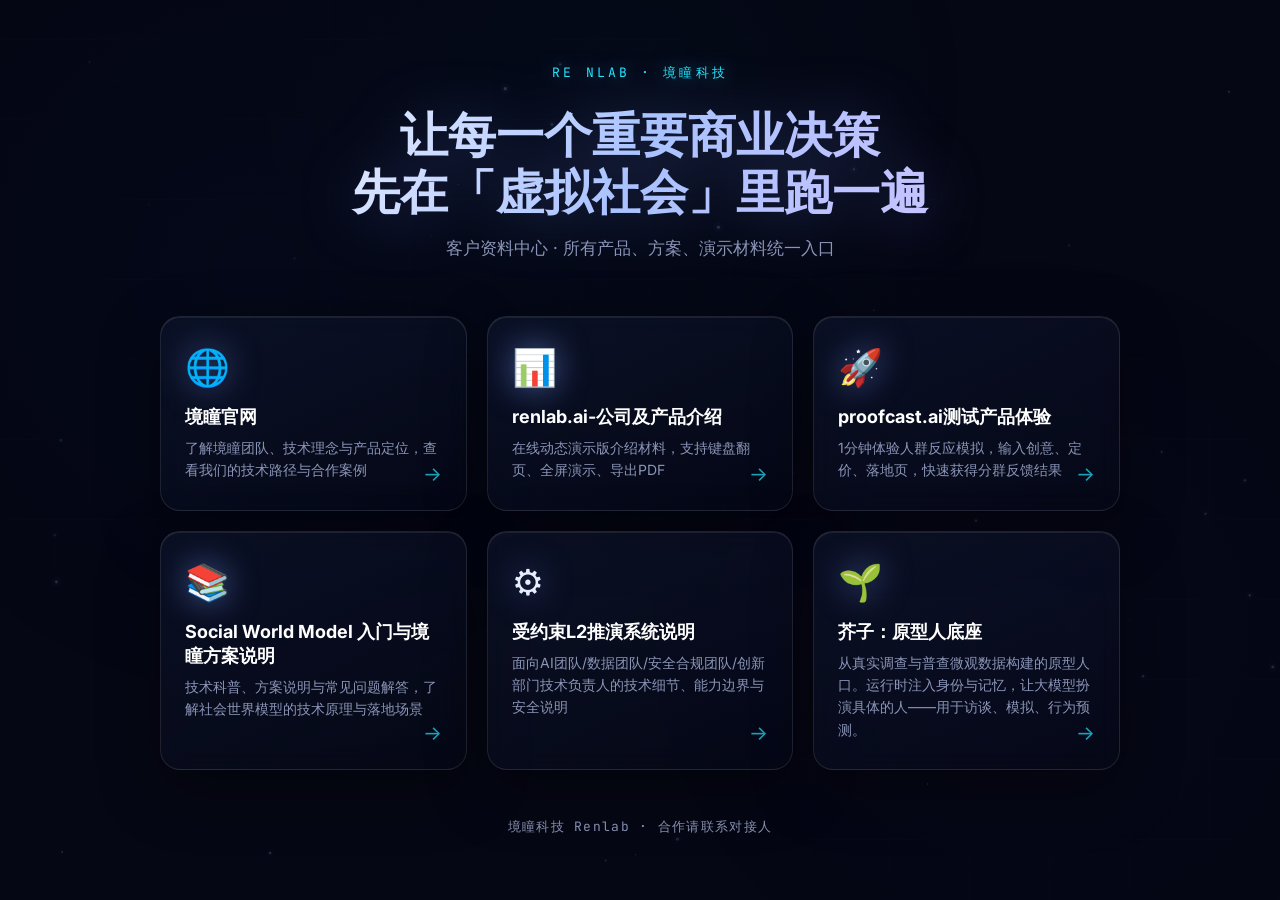
<file: index.html>
<!DOCTYPE html>
<html lang="zh-CN">
<head>
<meta charset="UTF-8">
<meta name="viewport" content="width=device-width,initial-scale=1">
<title>境瞳科技 · 客户资料中心</title>
<link rel="preconnect" href="https://fonts.googleapis.com">
<link rel="preconnect" href="https://fonts.gstatic.com" crossorigin>
<link href="https://fonts.googleapis.com/css2?family=Inter:wght@300;400;500;600;700;800&family=JetBrains+Mono:wght@400;600&display=swap" rel="stylesheet">
<style>
*{margin:0;padding:0;box-sizing:border-box}
:root{
  --bg:#050714;--bg2:#0f172a;--cyan:#25e6ff;--gold:#ffd56b;--line:rgba(255,255,255,.1);
  --ink:#e7ecff;--sub:#8b95b7;--mono:'JetBrains Mono',monospace;--sans:'Inter',system-ui,sans-serif;
}
html,body{width:100%;min-height:100vh;font-family:var(--sans);background:var(--bg);color:var(--ink);overflow-x:hidden}
body{
  background: #050714 url('https://aka.doubaocdn.com/s/fJtn1wrcbh') center/cover fixed no-repeat;
  min-height:100vh;display:flex;align-items:center;justify-content:center;padding:40px 20px;
}
#bg-canvas{position:fixed;top:0;left:0;width:100%;height:100%;z-index:0;pointer-events:none;opacity:.3}
.container{position:relative;z-index:1;max-width:960px;width:100%;text-align:center}
.logo{font-family:var(--mono);font-size:13px;letter-spacing:.24em;color:var(--cyan);text-transform:uppercase;margin-bottom:24px;text-shadow:0 0 18px rgba(37,230,255,.5)}
h1{font-size:clamp(28px,5vw,48px);font-weight:800;line-height:1.2;margin-bottom:16px;background:linear-gradient(120deg,#fff,#a9c2ff,#d7c4ff);-webkit-background-clip:text;background-clip:text;color:transparent;filter:drop-shadow(0 4px 30px rgba(120,140,255,.3))}
.subtitle{font-size:clamp(14px,2vw,17px);color:var(--sub);margin-bottom:56px;max-width:600px;margin-left:auto;margin-right:auto}
.cards{display:grid;grid-template-columns:repeat(6,1fr);gap:20px;margin-bottom:48px}
.card{grid-column: span 2}
.card{
  position:relative;display:block;text-decoration:none;color:inherit;
  padding:28px 24px;border-radius:20px;
  background:linear-gradient(155deg,rgba(18,25,48,.55),rgba(6,9,20,.5));
  border:1px solid var(--line);backdrop-filter:blur(12px) saturate(130%);-webkit-backdrop-filter:blur(12px) saturate(130%);
  box-shadow:0 20px 60px rgba(0,0,0,.4),inset 0 1px 0 rgba(255,255,255,.08);
  transition:all .4s cubic-bezier(.19,.7,.2,1);text-align:left;overflow:hidden;
}
.card::before{
  content:'';position:absolute;inset:0;border-radius:20px;padding:1px;
  background:linear-gradient(135deg,transparent 30%,var(--cyan) 70%,transparent);
  -webkit-mask:linear-gradient(#fff 0 0) content-box,linear-gradient(#fff 0 0);-webkit-mask-composite:xor;mask-composite:exclude;
  opacity:0;transition:opacity .4s;
}
.card:hover{transform:translateY(-8px);box-shadow:0 30px 80px rgba(20,40,120,.5),0 0 40px rgba(37,230,255,.15);border-color:rgba(37,230,255,.3)}
.card:hover::before{opacity:1}
.card .icon{font-size:36px;margin-bottom:16px;filter:drop-shadow(0 0 16px rgba(120,160,255,.5))}
.card h3{font-size:18px;font-weight:700;margin-bottom:8px;color:#fff}
.card p{font-size:14px;line-height:1.6;color:var(--sub)}
.card .arrow{position:absolute;right:24px;bottom:24px;font-size:20px;color:var(--cyan);transform:translateX(0);transition:transform .4s cubic-bezier(.19,.7,.2,1);opacity:.7}
.card:hover .arrow{transform:translateX(8px);opacity:1}
.card.disabled{cursor:not-allowed;opacity:.7}
.card.disabled:hover{transform:none;box-shadow:0 20px 60px rgba(0,0,0,.4),inset 0 1px 0 rgba(255,255,255,.08);border-color:var(--line)}
.card.disabled:hover::before{opacity:0}
.card.disabled .tag{display:inline-block;padding:4px 10px;border-radius:999px;background:rgba(255,213,107,.15);color:var(--gold);font-size:12px;font-family:var(--mono);margin-top:12px}
.footer{font-size:13px;color:var(--sub);font-family:var(--mono);letter-spacing:.1em}
.footer a{color:var(--cyan);text-decoration:none}
/* 动画 */
.card{opacity:0;transform:translateY(30px);animation:rise .8s cubic-bezier(.19,.7,.2,1) forwards}
.card:nth-child(1){animation-delay:.1s}
.card:nth-child(2){animation-delay:.2s}
.card:nth-child(3){animation-delay:.3s}
.card:nth-child(4){animation-delay:.4s}
.card:nth-child(5){animation-delay:.5s}
.card:nth-child(6){animation-delay:.6s}
h1,.subtitle,.logo,.footer{opacity:0;animation:fadeIn .8s ease forwards}
.logo{animation-delay:.05s}
h1{animation-delay:.15s}
.subtitle{animation-delay:.25s}
.footer{animation-delay:.5s}
@keyframes rise{to{opacity:1;transform:translateY(0)}}
@keyframes fadeIn{to{opacity:1}}
/* 响应式 */
@media(max-width:768px){
  .cards{grid-template-columns:1fr;gap:16px}
  .card{padding:28px 24px;grid-column:1/-1 !important}
  .card .icon{font-size:32px;margin-bottom:16px}
  body{padding:32px 16px}
  h1{margin-bottom:12px}
  .subtitle{margin-bottom:36px}
}
</style>
</head>
<body>
<canvas id="bg-canvas"></canvas>
<div class="container">
  <div class="logo">RE NLAB · 境瞳科技</div>
  <h1>让每一个重要商业决策<br>先在「虚拟社会」里跑一遍</h1>
  <p class="subtitle">客户资料中心 · 所有产品、方案、演示材料统一入口</p>

  <div class="cards">
    <a href="https://renlab.ai" target="_blank" class="card">
      <div class="icon">🌐</div>
      <h3>境瞳官网</h3>
      <p>了解境瞳团队、技术理念与产品定位，查看我们的技术路径与合作案例</p>
      <div class="arrow">→</div>
    </a>
    <a href="https://product.renlab.ai/deck.html" target="_blank" class="card">
      <div class="icon">📊</div>
      <h3>renlab.ai-公司及产品介绍</h3>
      <p>在线动态演示版介绍材料，支持键盘翻页、全屏演示、导出PDF</p>
      <div class="arrow">→</div>
    </a>
    <a href="https://proofcast.ai" target="_blank" class="card">
      <div class="icon">🚀</div>
      <h3>proofcast.ai测试产品体验</h3>
      <p>1分钟体验人群反应模拟，输入创意、定价、落地页，快速获得分群反馈结果</p>
      <div class="arrow">→</div>
    </a>
    <a href="https://xcnj4tefnuyw.feishu.cn/wiki/ViIhwc6P7iOqGpkIyqJcfrh4ngf" target="_blank" class="card">
      <div class="icon">📚</div>
      <h3>Social World Model 入门与境瞳方案说明</h3>
      <p>技术科普、方案说明与常见问题解答，了解社会世界模型的技术原理与落地场景</p>
      <div class="arrow">→</div>
    </a>
    <a href="https://xcnj4tefnuyw.feishu.cn/wiki/ZkOTw3z5diCL7HkR6lZcpEAfnwd" target="_blank" class="card">
      <div class="icon">⚙️</div>
      <h3>受约束L2推演系统说明</h3>
      <p>面向AI团队/数据团队/安全合规团队/创新部门技术负责人的技术细节、能力边界与安全说明</p>
      <div class="arrow">→</div>
    </a>
    <a href="https://jiezi.renlab.ai/" target="_blank" class="card">
      <div class="icon">🌱</div>
      <h3>芥子：原型人底座</h3>
      <p>从真实调查与普查微观数据构建的原型人口。运行时注入身份与记忆，让大模型扮演具体的人——用于访谈、模拟、行为预测。</p>
      <div class="arrow">→</div>
    </a>
  </div>

  <div class="footer">境瞳科技 Renlab · 合作请联系对接人</div>
</div>

<script>
// 高级动态科技感背景
const canvas=document.getElementById('bg-canvas'),ctx=canvas.getContext('2d');
let w,h,particles=[],glows=[];
function resize(){
  w=canvas.width=window.innerWidth;
  h=canvas.height=window.innerHeight;
  // 初始化粒子
  particles=[];
  for(let i=0;i<Math.floor(w*h/22000);i++){
    particles.push({
      x:Math.random()*w,y:Math.random()*h,
      vx:(Math.random()-.5)*.15,vy:(Math.random()-.5)*.15,
      r:Math.random()*1.5+.3,
      alpha:Math.random()*.5+.2
    })
  }
  // 初始化流动光场
  glows=[
    {x:w*.2,y:h*.3,r:Math.max(w,h)*.4,vx:.08,vy:.05,color:'37,99,235'},
    {x:w*.8,y:h*.7,r:Math.max(w,h)*.35,vx:-.06,vy:.07,color:'139,92,246'},
    {x:w*.5,y:h*.1,r:Math.max(w,h)*.3,vx:.05,vy:-.04,color:'6,182,212'},
  ]
}
resize();window.addEventListener('resize',resize);
let mx=w/2,my=h/2;
document.addEventListener('mousemove',e=>{mx=e.clientX;my=e.clientY});

function draw(){
  ctx.clearRect(0,0,w,h);
  // 1. 绘制流动光场（最底层）
  glows.forEach(g=>{
    g.x+=g.vx;g.y+=g.vy;
    if(g.x<-g.r)g.x=w+g.r;if(g.x>w+g.r)g.x=-g.r;
    if(g.y<-g.r)g.y=h+g.r;if(g.y>h+g.r)g.y=-g.r;
    const grad=ctx.createRadialGradient(g.x,g.y,0,g.x,g.y,g.r);
    grad.addColorStop(0,`rgba(${g.color},0.08)`);
    grad.addColorStop(1,`rgba(${g.color},0)`);
    ctx.fillStyle=grad;
    ctx.fillRect(0,0,w,h);
  })
  // 2. 绘制淡网格
  ctx.strokeStyle='rgba(120,160,255,0.03)';
  ctx.lineWidth=1;
  const gridSize=80;
  const offsetX=(Date.now()/80)%gridSize;
  const offsetY=(Date.now()/100)%gridSize;
  for(let x=offsetX;x<w;x+=gridSize){
    ctx.beginPath();ctx.moveTo(x,0);ctx.lineTo(x,h);ctx.stroke();
  }
  for(let y=offsetY;y<h;y+=gridSize){
    ctx.beginPath();ctx.moveTo(0,y);ctx.lineTo(w,y);ctx.stroke();
  }
  // 3. 绘制粒子
  particles.forEach(p=>{
    // 鼠标轻微吸引
    const dx=mx-p.x,dy=my-p.y;
    const d=Math.sqrt(dx*dx+dy*dy);
    if(d<200){
      p.vx+=dx/d*.005;
      p.vy+=dy/d*.005;
    }
    p.vx*=.99;p.vy*=.99;
    p.x+=p.vx;p.y+=p.vy;
    if(p.x<0)p.x=w;if(p.x>w)p.x=0;
    if(p.y<0)p.y=h;if(p.y>h)p.y=0;
    // 粒子辉光
    ctx.beginPath();ctx.arc(p.x,p.y,p.r*3,0,Math.PI*2);
    ctx.fillStyle=`rgba(120,160,255,${p.alpha*.1})`;ctx.fill();
    ctx.beginPath();ctx.arc(p.x,p.y,p.r,0,Math.PI*2);
    ctx.fillStyle=`rgba(180,200,255,${p.alpha})`;ctx.fill();
  })
  // 4. 粒子连线
  for(let i=0;i<particles.length;i++){
    for(let j=i+1;j<particles.length;j++){
      const dx=particles[i].x-particles[j].x,dy=particles[i].y-particles[j].y;
      const d=Math.sqrt(dx*dx+dy*dy);
      if(d<120){
        ctx.beginPath();ctx.moveTo(particles[i].x,particles[i].y);ctx.lineTo(particles[j].x,particles[j].y);
        ctx.strokeStyle=`rgba(120,160,255,${.08*(1-d/120)})`;ctx.lineWidth=.5;ctx.stroke();
      }
    }
  }
  requestAnimationFrame(draw);
}
draw();
// 内容区轻微视差
document.addEventListener('mousemove',e=>{
  const x=(e.clientX/w-.5)*6,y=(e.clientY/h-.5)*6;
  document.querySelector('.container').style.transform=`translate(${x}px,${y}px)`;
});
</script>
</body>
</html>
</file>
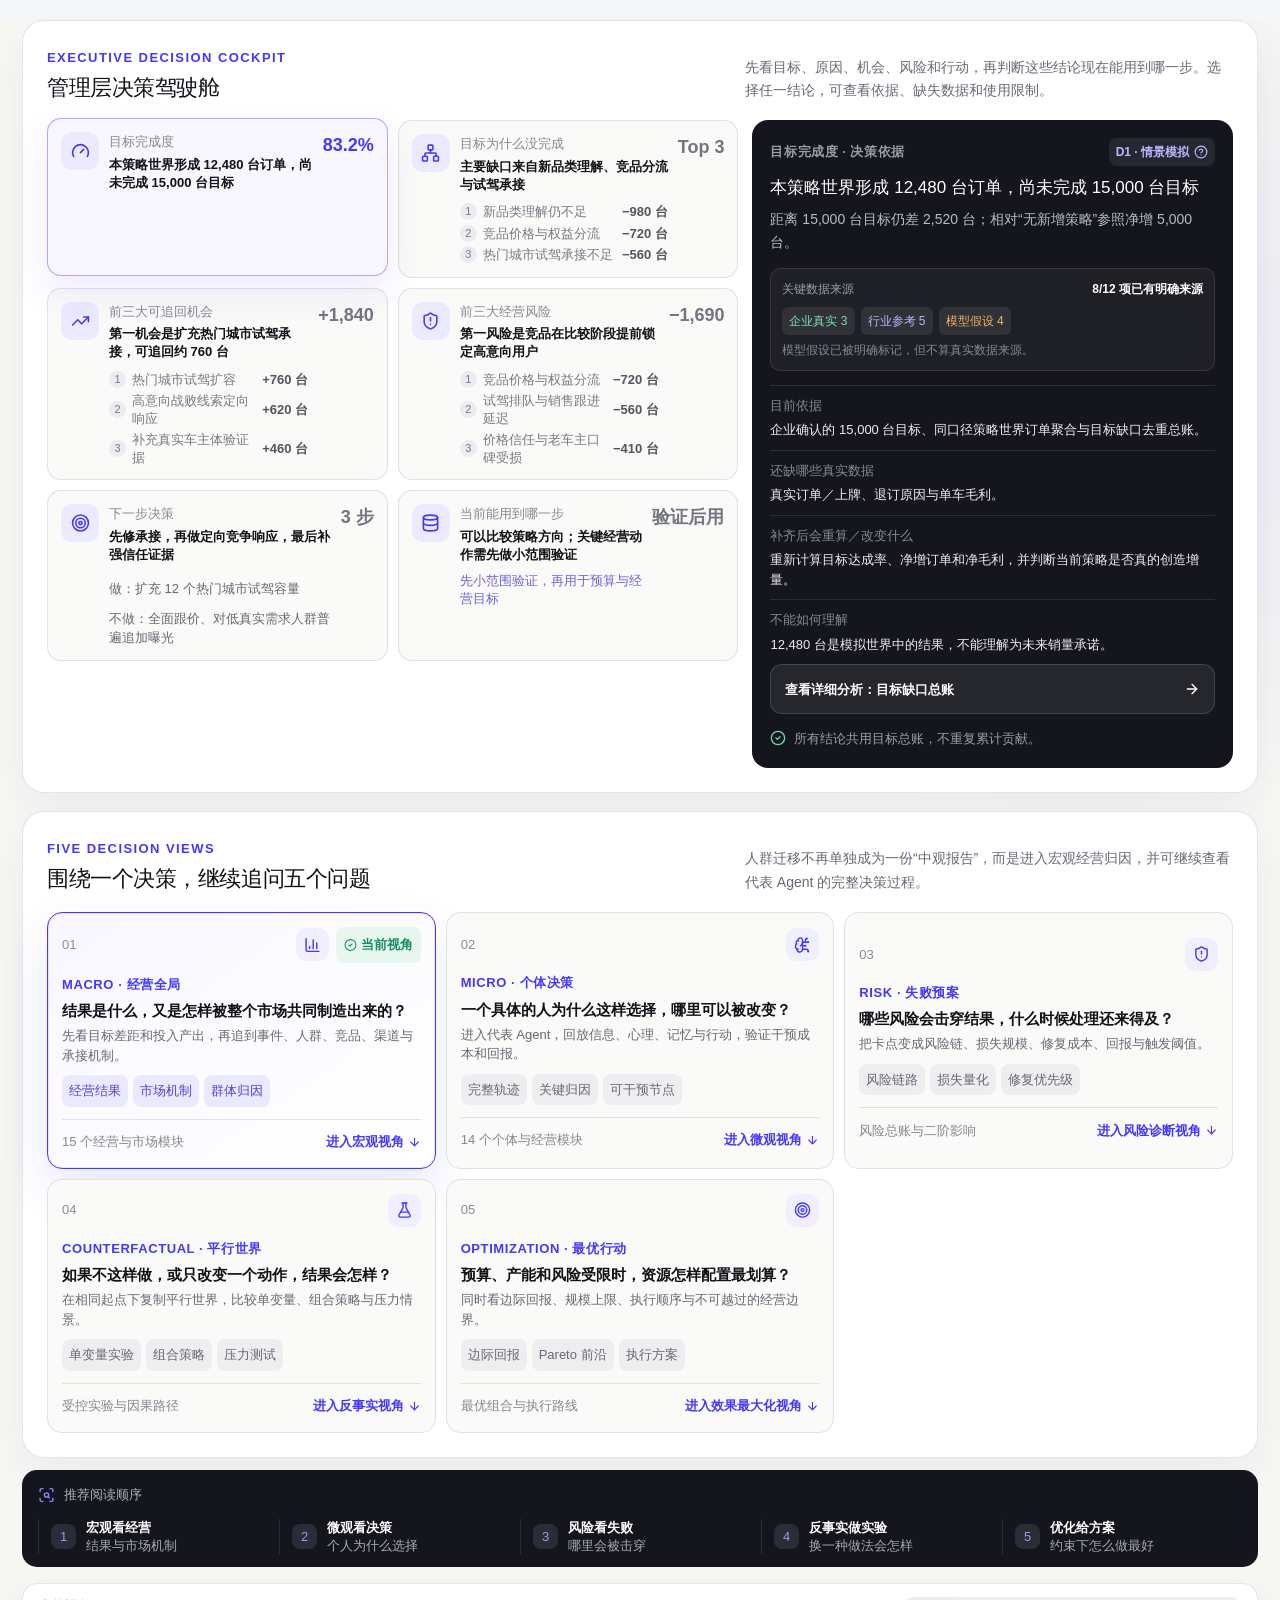
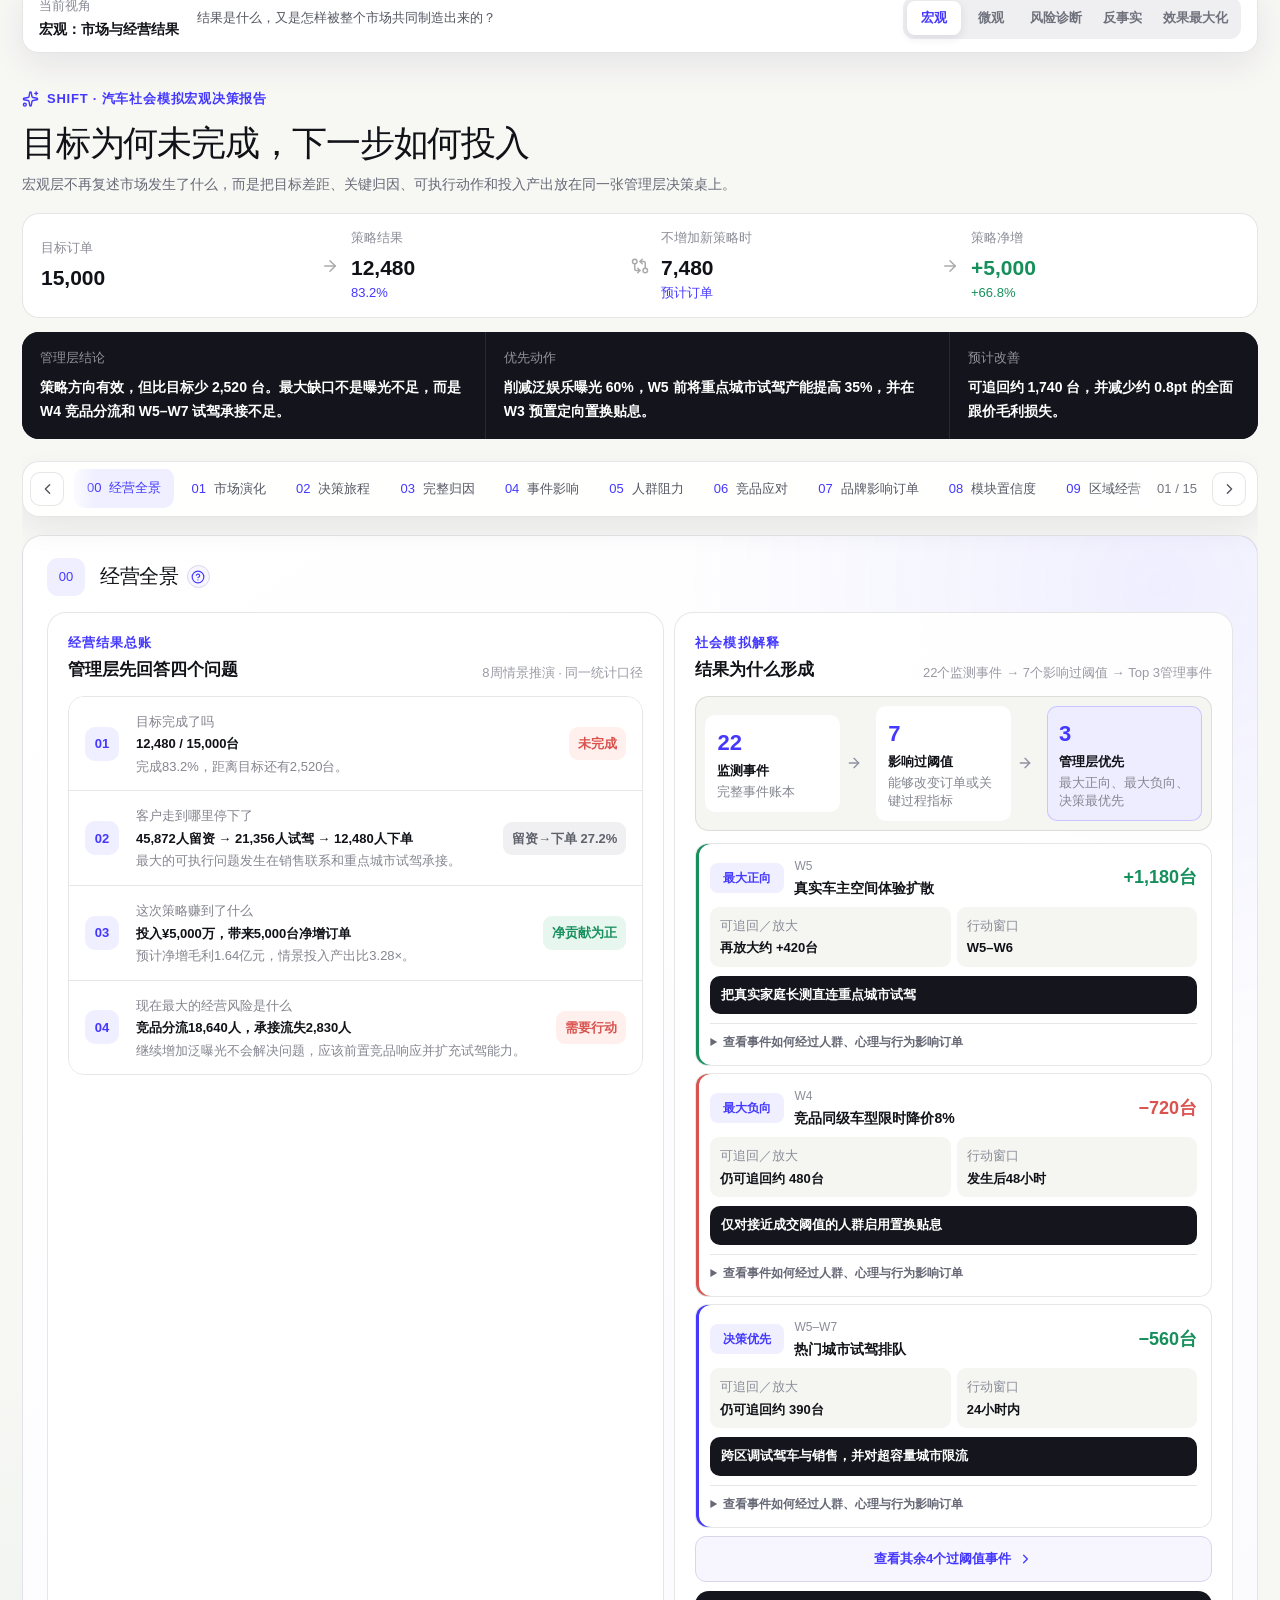
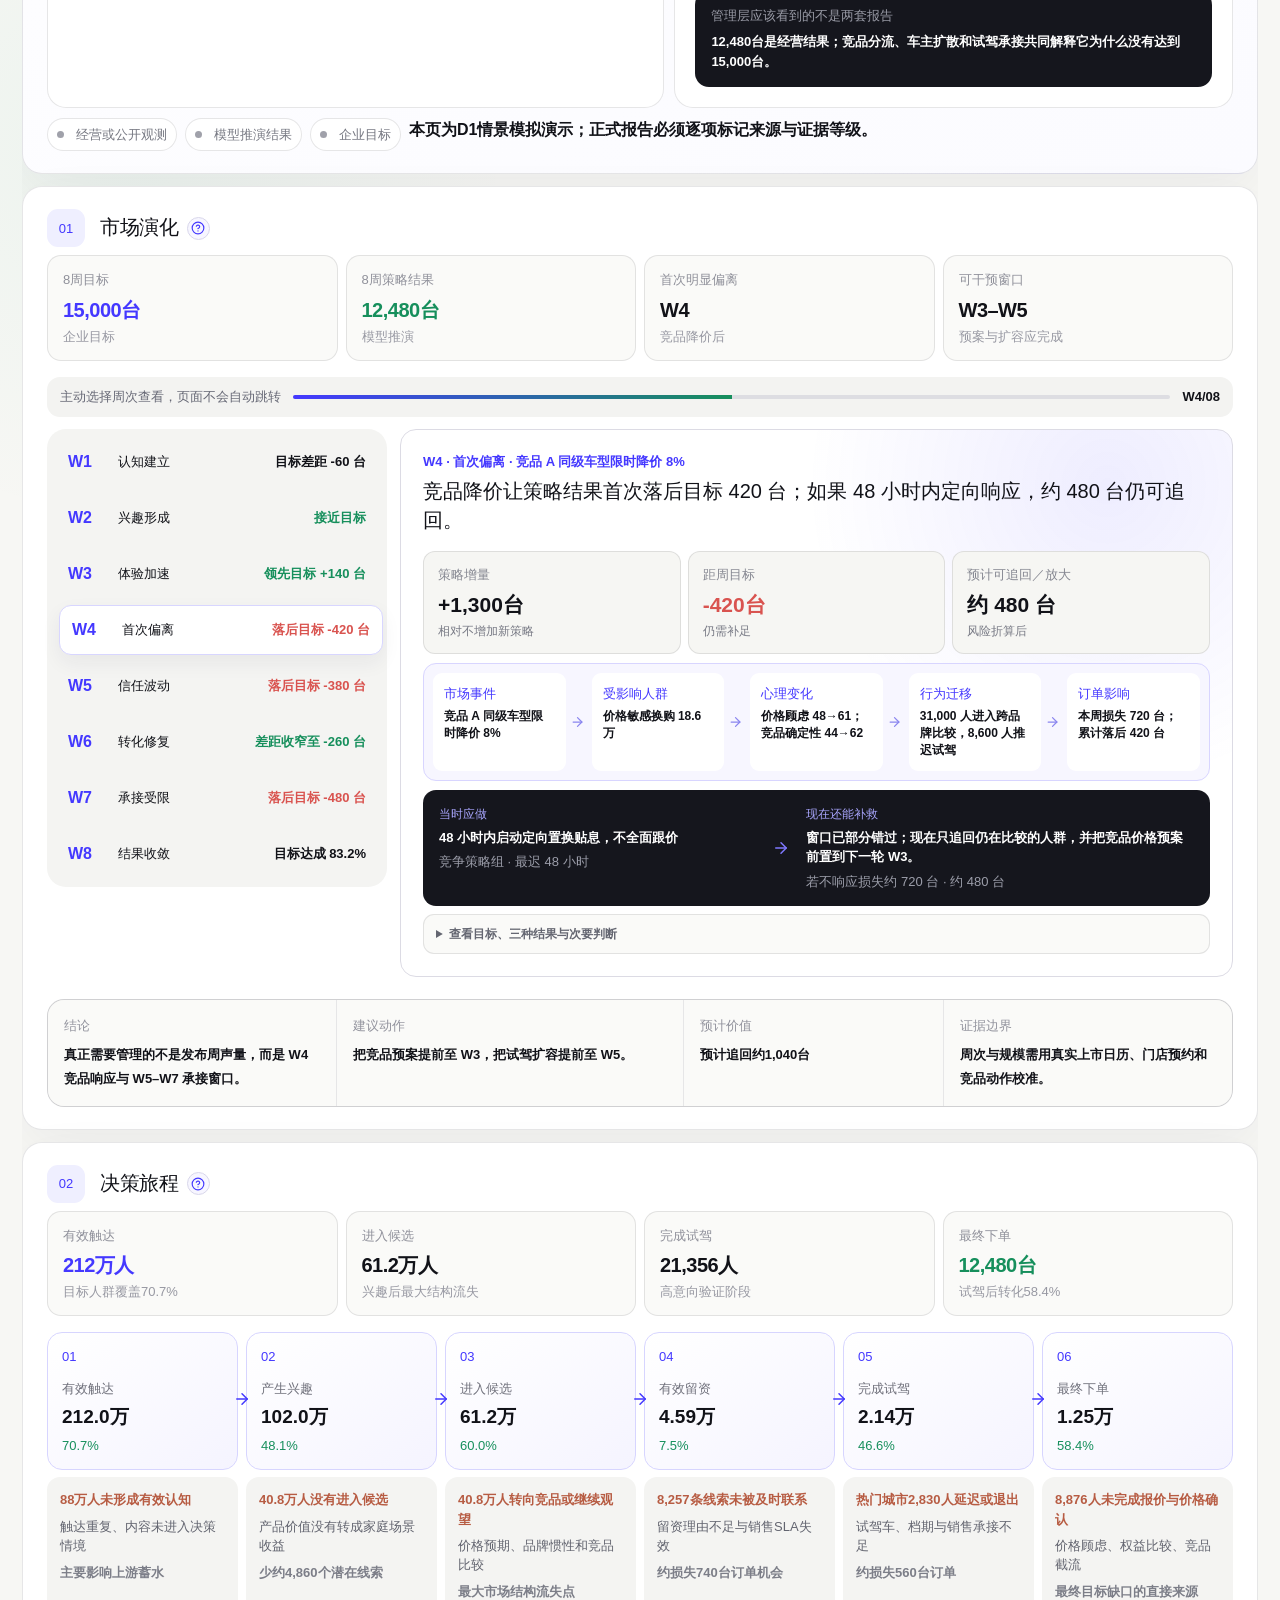
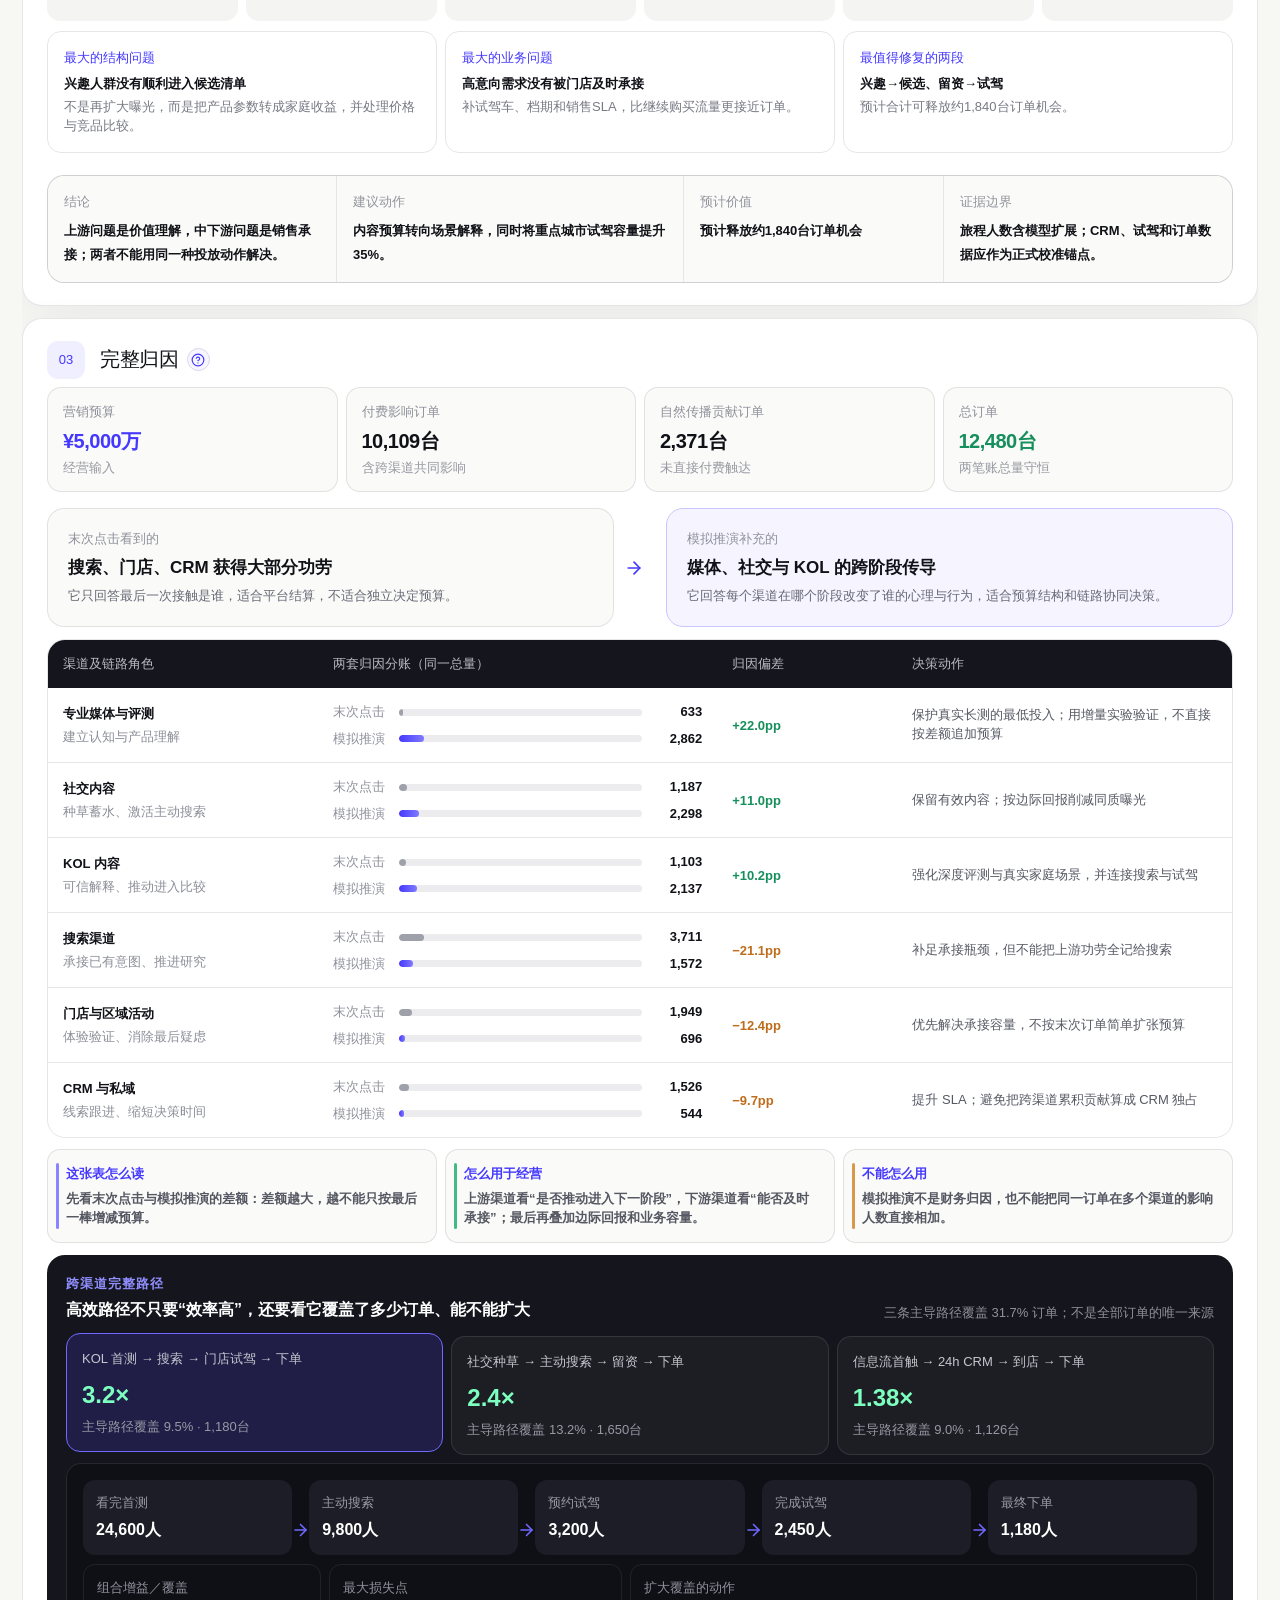
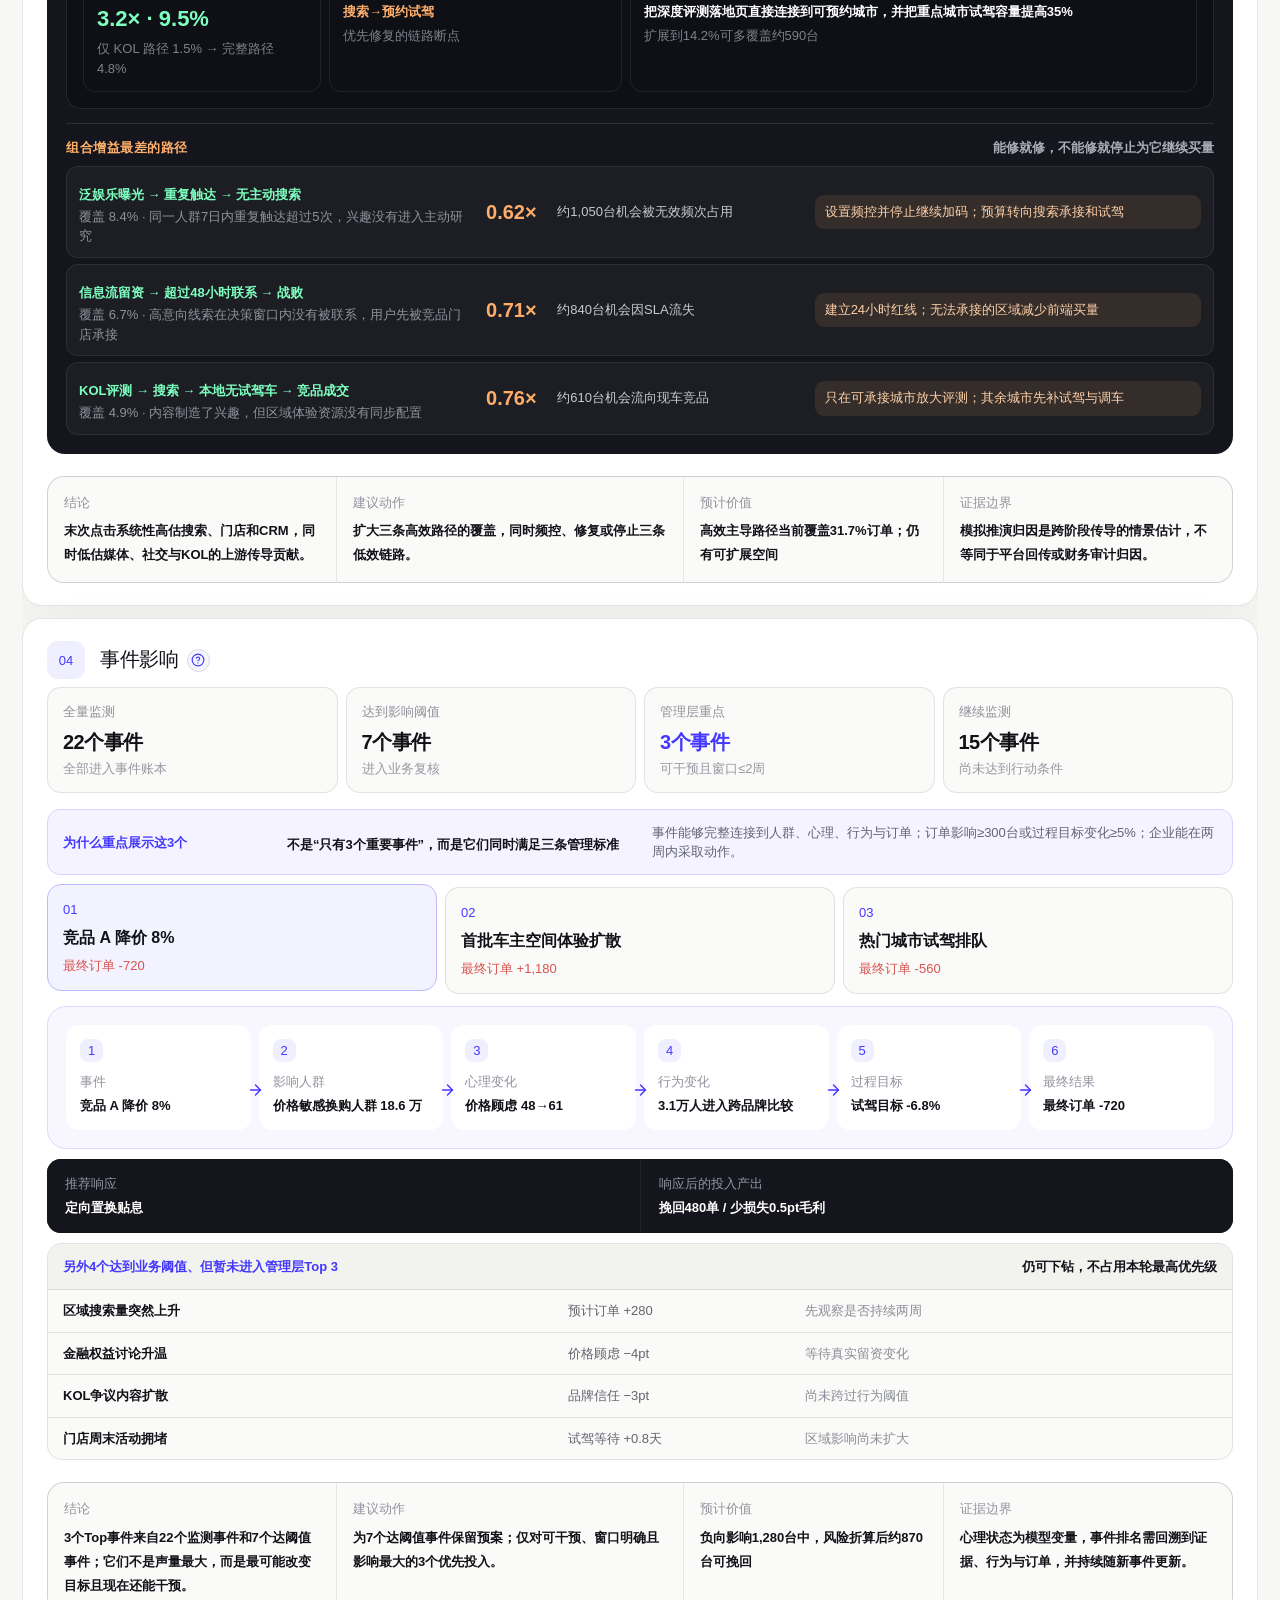
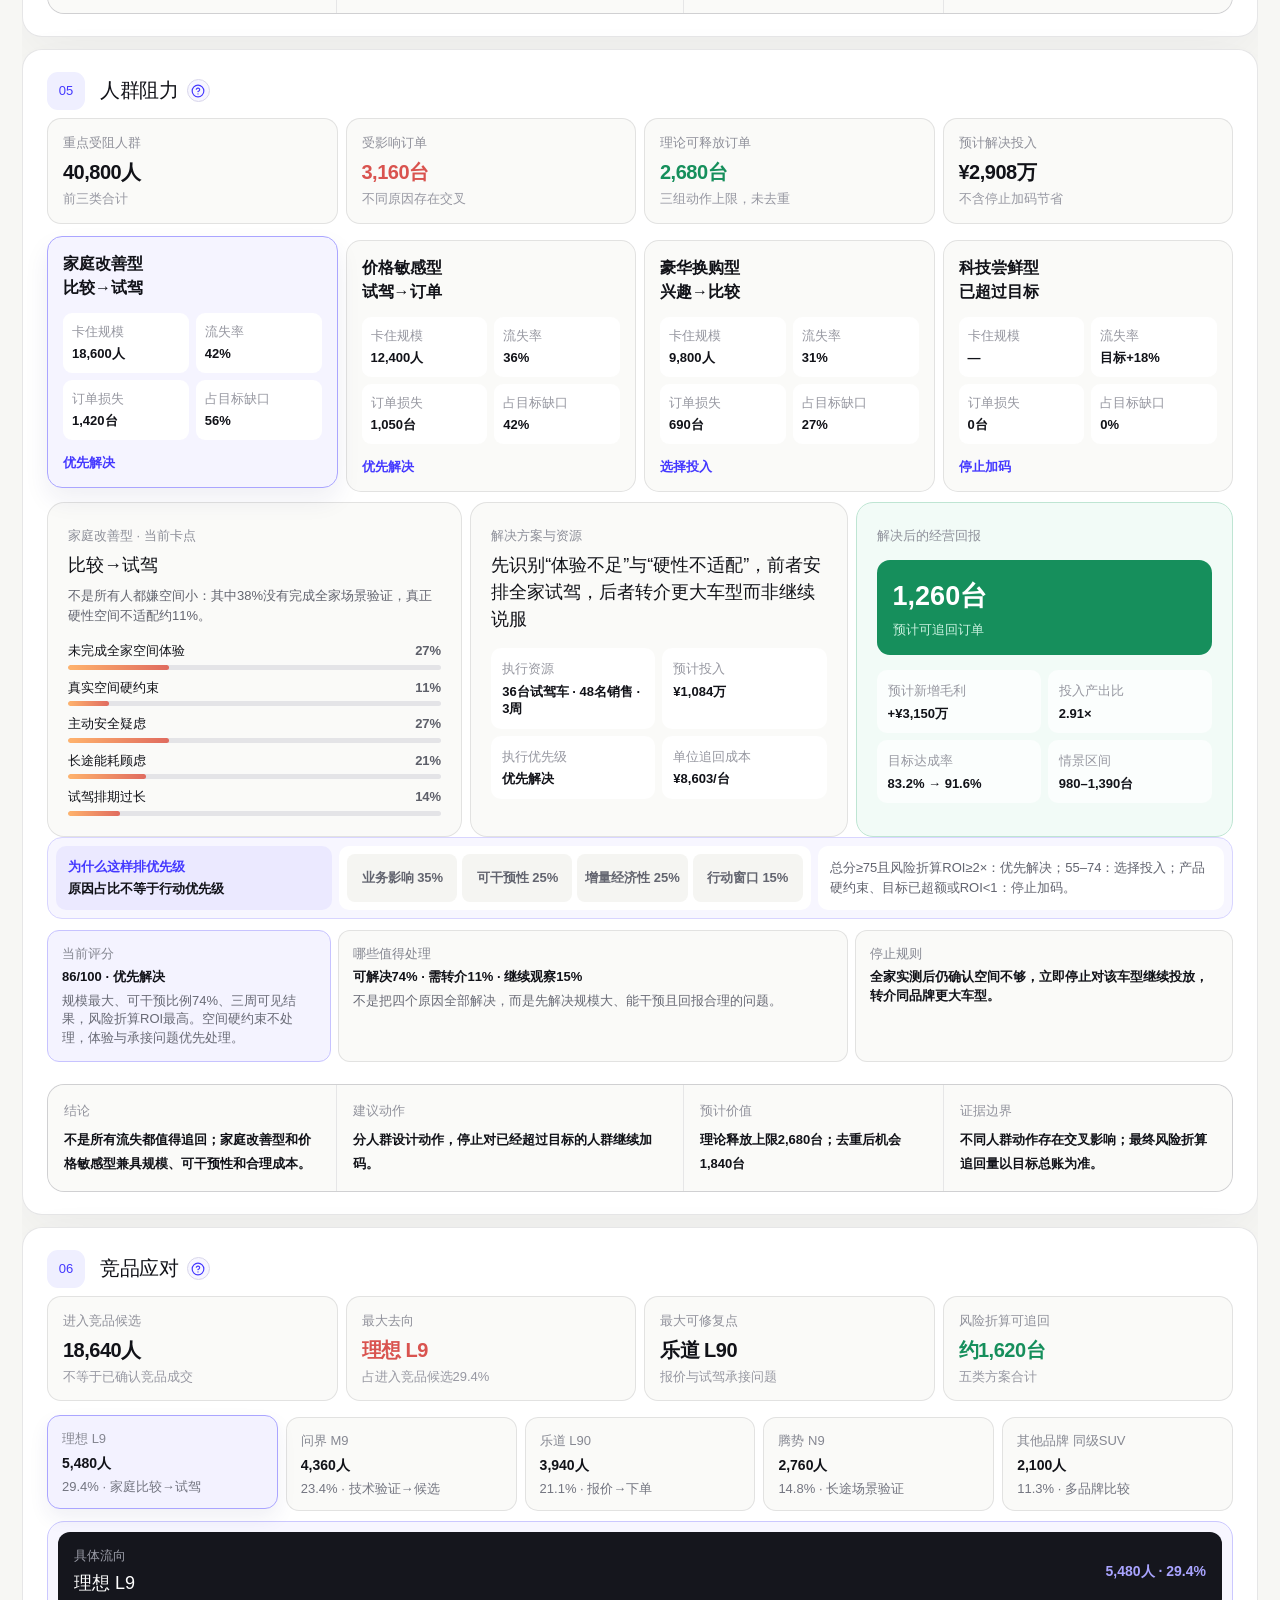
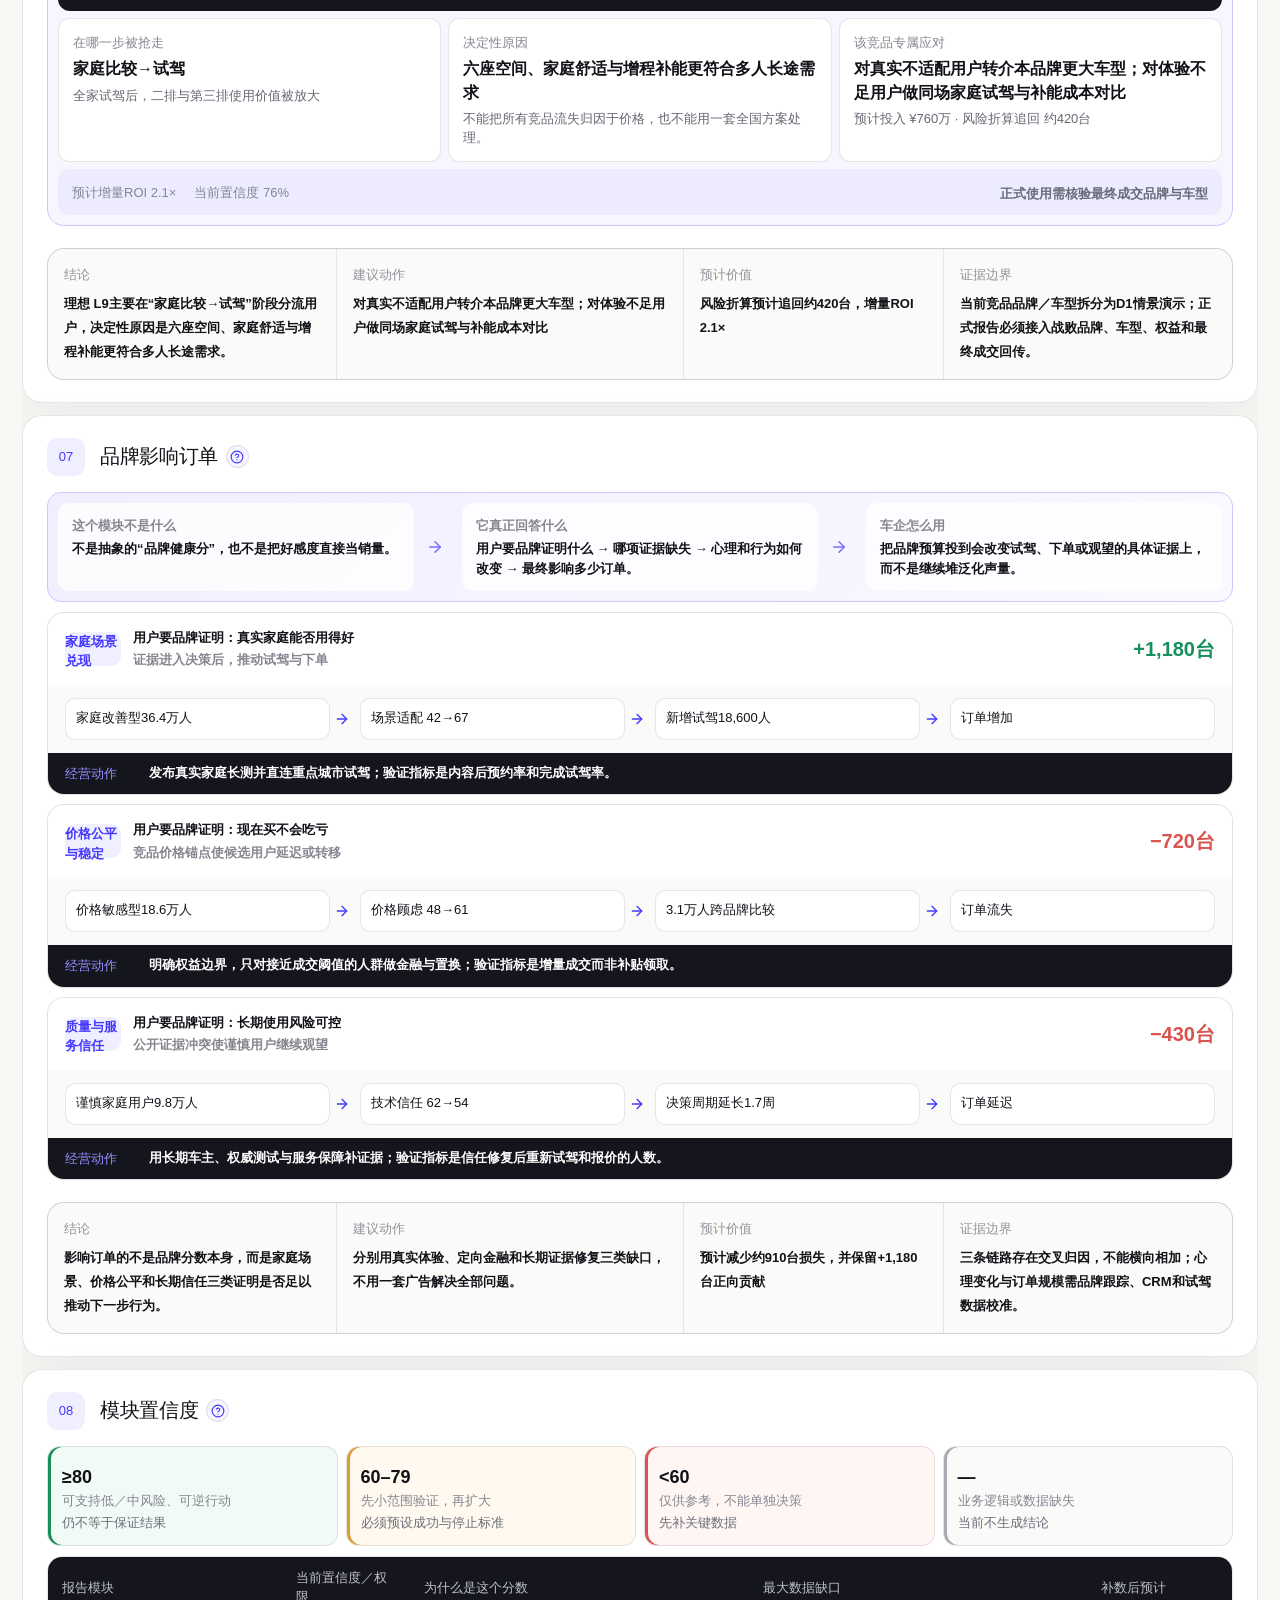
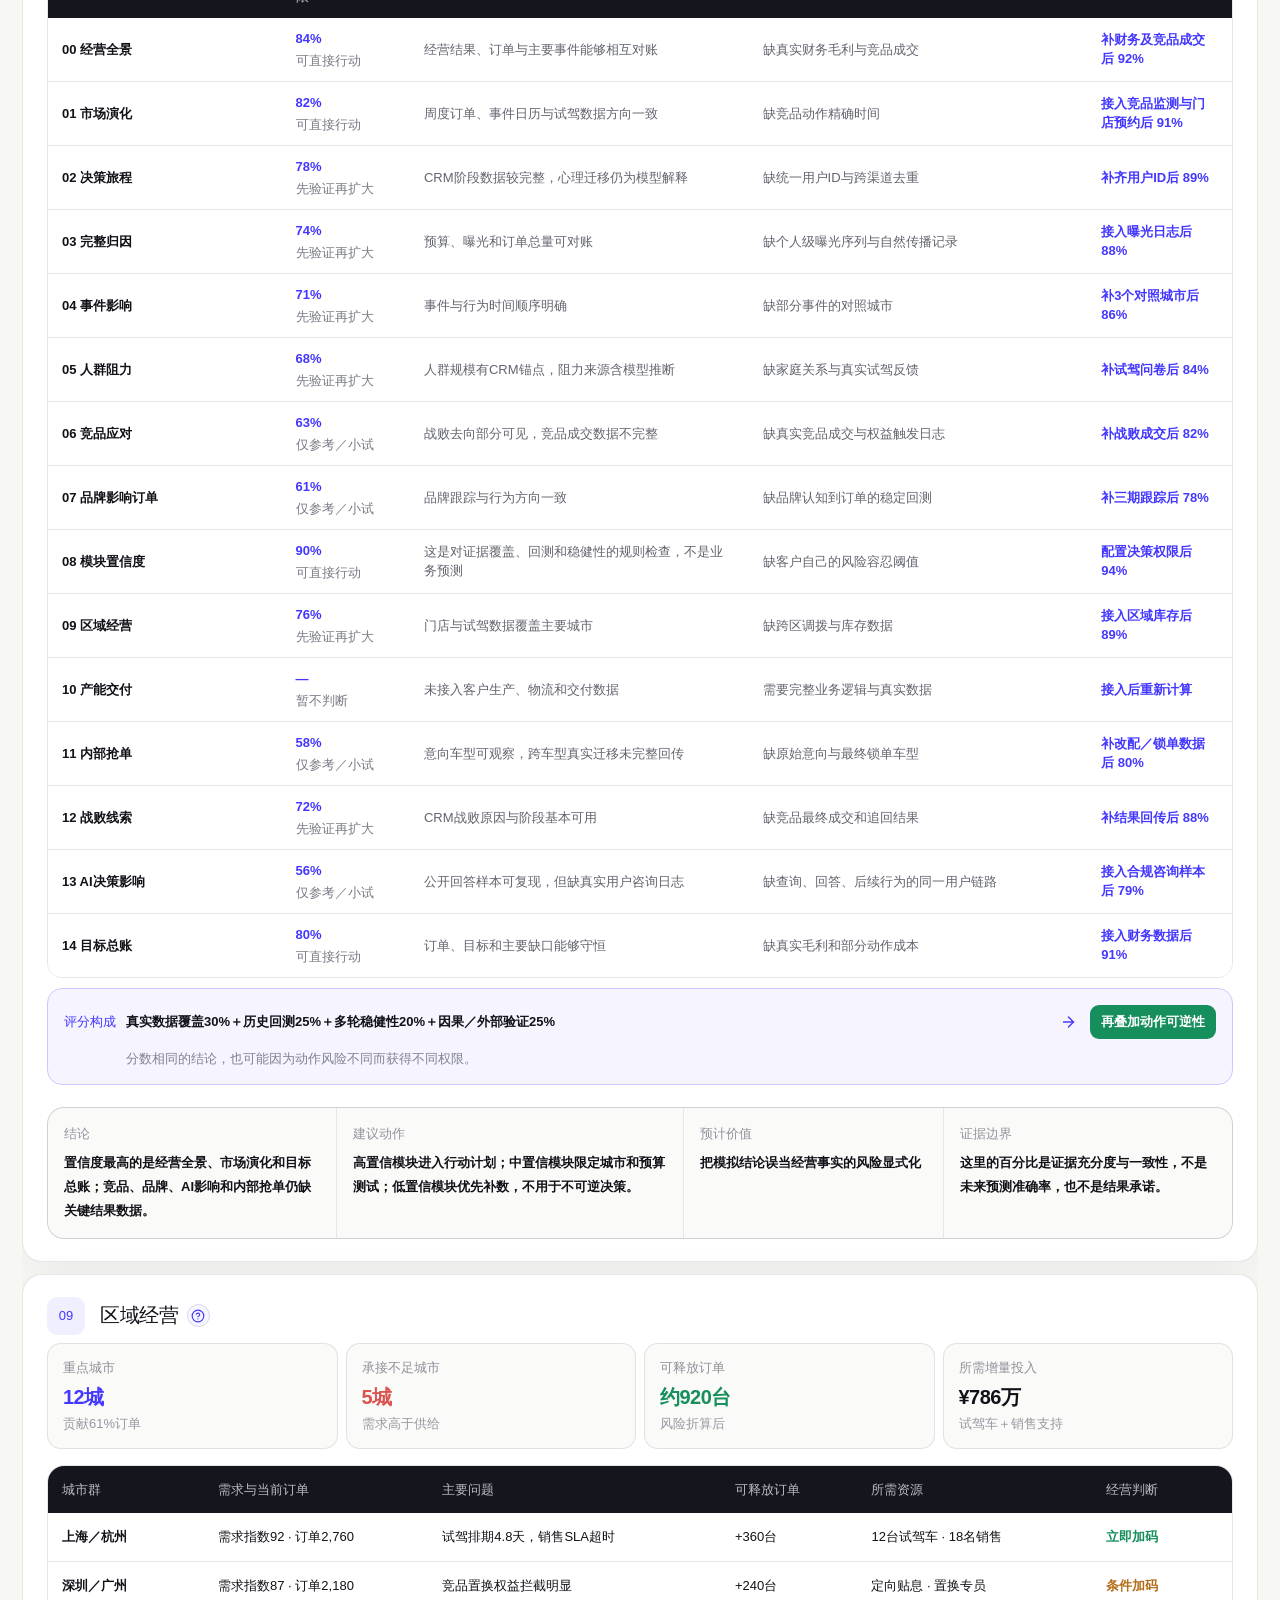
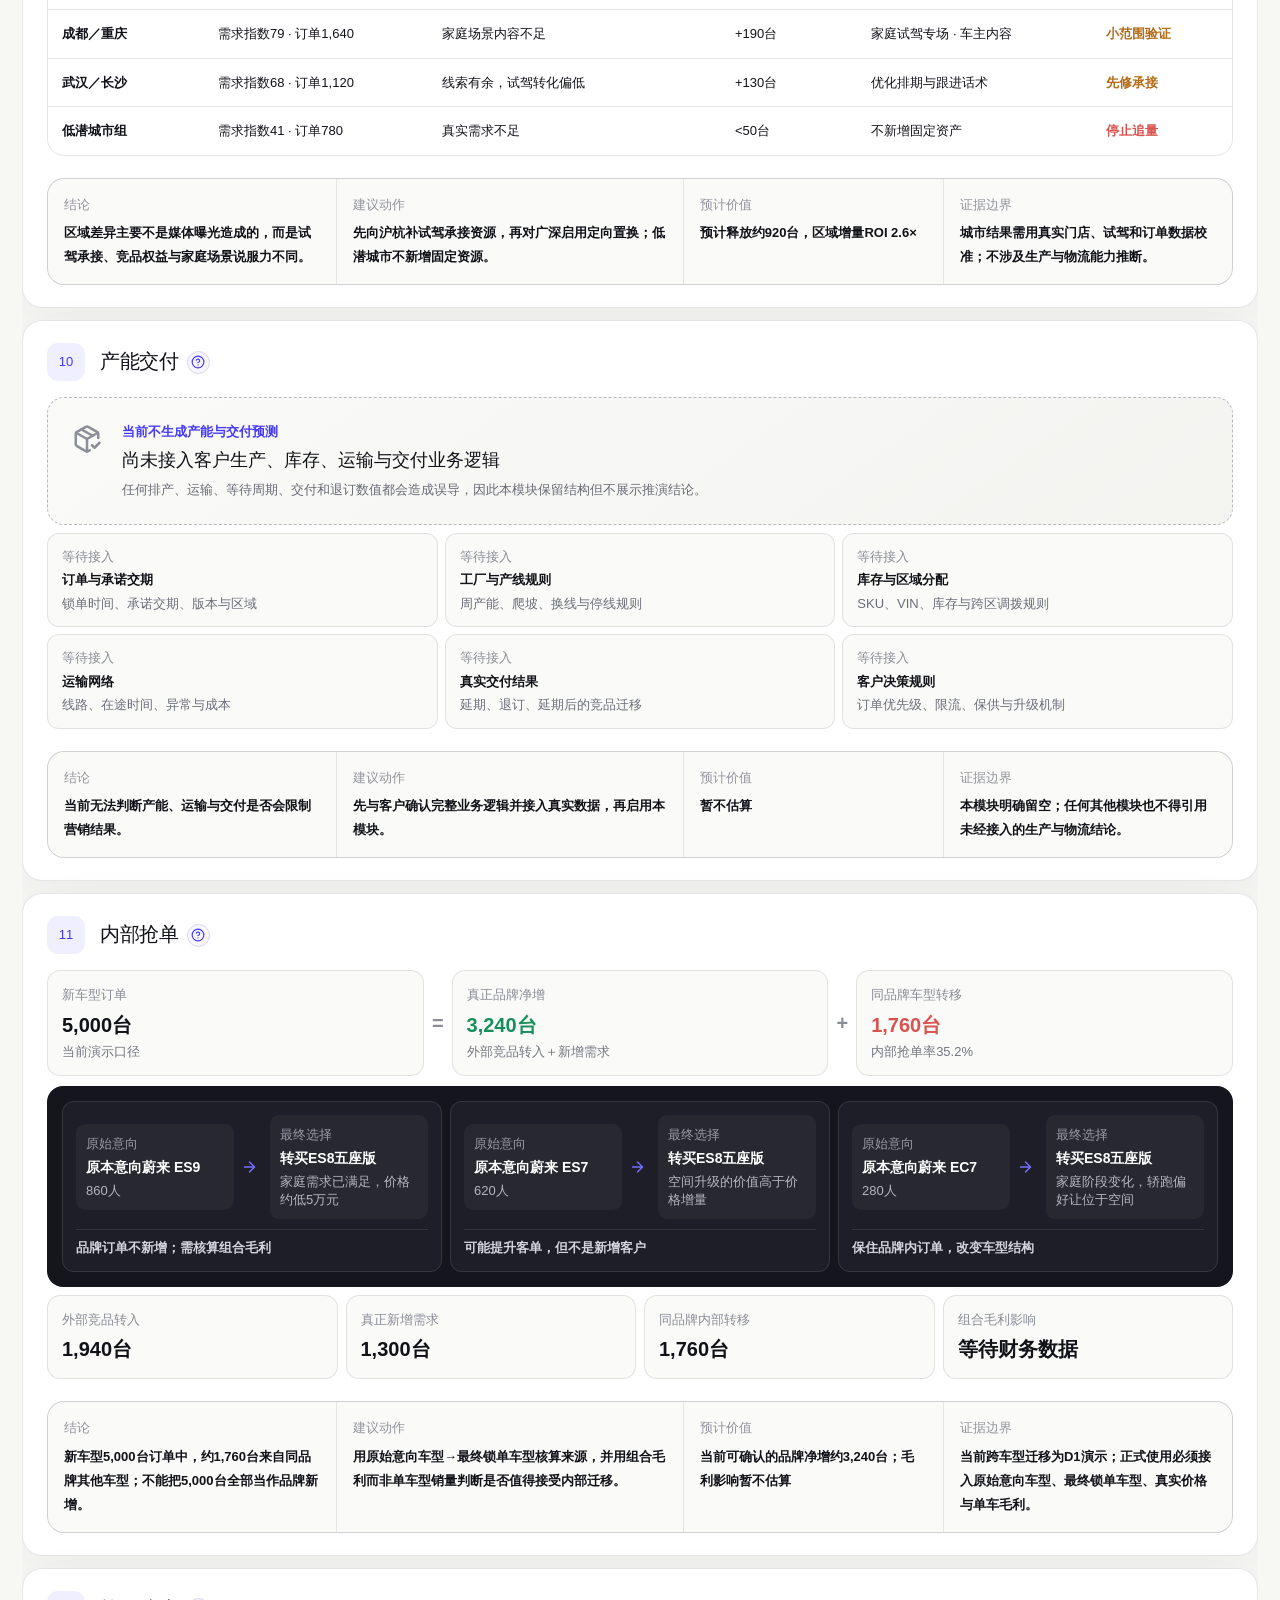
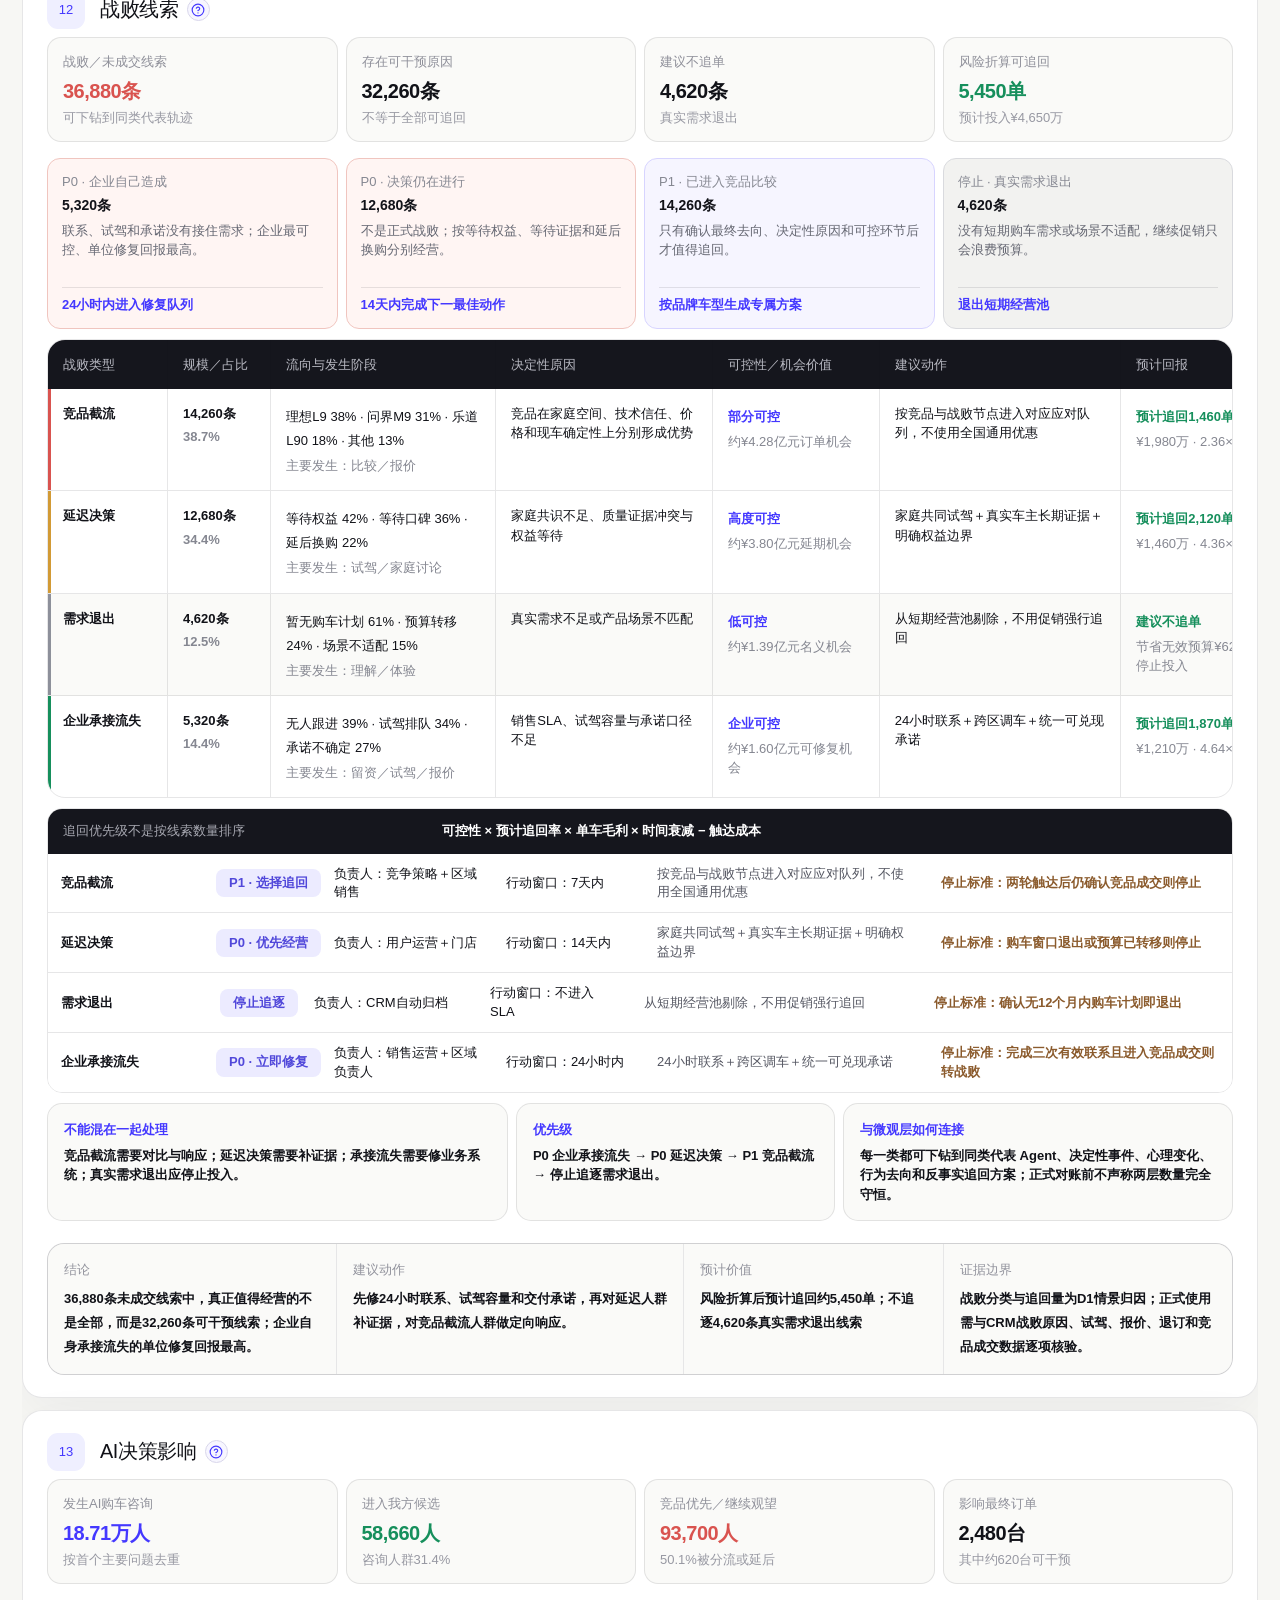
<file: report-demo/index.html>
<!doctype html>
<html lang="zh-CN">
  <head>
    <meta charset="UTF-8" />
    <meta name="viewport" content="width=device-width, initial-scale=1.0" />
    <meta
      name="description"
      content="SHIFT 汽车社会世界模拟器报告演示：从经营结果下钻到市场机制、Agent 决策、风险、反事实与最优行动。"
    />
    <meta name="robots" content="noindex, nofollow" />
    <title>SHIFT 社会世界模拟报告 · 演示版</title>
    <script type="module" crossorigin src="/report-demo/assets/index-D_Cm1HBB.js"></script>
    <link rel="stylesheet" crossorigin href="/report-demo/assets/index-B5-PNGT6.css">
  </head>
  <body>
    <div id="root"></div>
  </body>
</html>
</file>
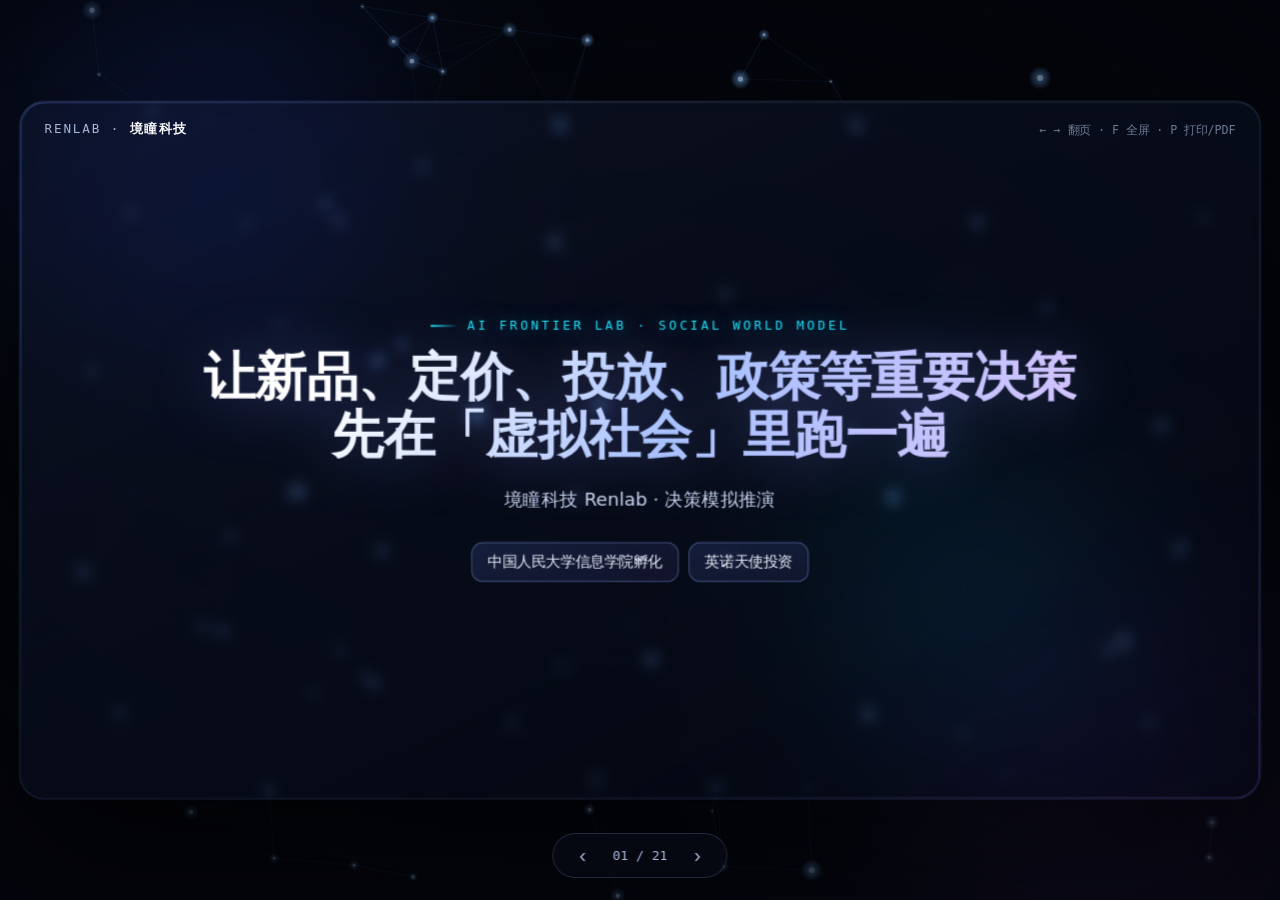
<file: deck.html>
<!DOCTYPE html>
<html lang="zh-CN">
<head>
<meta charset="UTF-8">
<meta http-equiv="X-UA-Compatible" content="IE=edge">
<meta name="viewport" content="width=device-width, initial-scale=1.0, viewport-fit=cover, maximum-scale=1.0, user-scalable=no">
<title>境瞳科技 Renlab · 客户介绍主 Deck v2（动态科技版）</title>
<style>
:root{
  --bg:#04060c; --ink:#eef3ff; --sub:#a6b6d8;
  --accent:#5b8cff; --accent2:#9a6cff; --cyan:#25e6ff; --gold:#ffd27a; --green:#43e58a; --red:#ff6b7a;
  --line:rgba(130,160,230,.22); --card:rgba(255,255,255,.045);
  --mono:'SF Mono',ui-monospace,'JetBrains Mono',Menlo,Consolas,monospace;
  --sans:-apple-system,'PingFang SC','Hiragino Sans GB','Microsoft YaHei',system-ui,sans-serif;
}
*{margin:0;padding:0;box-sizing:border-box}
html,body{height:100%;height:100vh;height:100dvh;background:var(--bg);color:var(--ink);font-family:var(--sans);overflow:hidden}
#net{position:fixed;top:0;right:0;bottom:0;left:0;z-index:0;display:block}
.vignette{position:fixed;top:0;right:0;bottom:0;left:0;z-index:1;pointer-events:none;background:radial-gradient(ellipse 70% 60% at 50% 42%,transparent 30%,rgba(4,6,12,.72) 100%)}
.aurora{position:fixed;top:0;right:0;bottom:0;left:0;z-index:1;pointer-events:none;mix-blend-mode:screen;opacity:.6}
.aurora span{position:absolute;border-radius:50%;filter:blur(90px);animation:drift 22s ease-in-out infinite}
.aurora .s1{width:560px;height:560px;background:radial-gradient(circle,#2b52ffaa,transparent 70%);top:-140px;left:-100px}
.aurora .s2{width:520px;height:520px;background:radial-gradient(circle,#8a3cffaa,transparent 70%);bottom:-160px;right:-80px;animation-delay:-7s}
.aurora .s3{width:420px;height:420px;background:radial-gradient(circle,#14d9ff88,transparent 70%);top:45%;left:60%;animation-delay:-13s}
@keyframes drift{0%,100%{transform:translate(0,0) scale(1)}50%{transform:translate(50px,-40px) scale(1.12)}}

#stage{position:fixed;top:0;right:0;bottom:0;left:0;z-index:3;overflow:hidden}
#viewport{position:absolute;top:50%;left:50%;transform:translate(-50%,-50%);width:1280px;height:720px;transform-origin:center center}
.slide{position:absolute;top:0;left:0;width:100%;height:100%;
  background:linear-gradient(155deg,rgba(18,25,48,.55),rgba(6,9,20,.5));
  border:1px solid var(--line);border-radius:26px;padding:48px 58px;
  box-shadow:0 50px 140px rgba(0,0,0,.7),inset 0 1px 0 rgba(255,255,255,.08);
  opacity:0;visibility:hidden;transform:translateY(46px) scale(.975) rotateX(4deg);pointer-events:none;transform-origin:center center;
  transition:opacity .7s cubic-bezier(.19,.7,.2,1),transform .7s cubic-bezier(.19,.7,.2,1),visibility 0s linear .7s;
  display:flex;flex-direction:column;justify-content:center;gap:6px;overflow:hidden}
.slide::before{content:"";position:absolute;inset:0;border-radius:26px;padding:1px;pointer-events:none;
  background:linear-gradient(140deg,rgba(91,140,255,.5),transparent 40%,transparent 60%,rgba(154,108,255,.4));
  -webkit-mask:linear-gradient(#000 0 0) content-box,linear-gradient(#000 0 0);-webkit-mask-composite:xor;mask-composite:xor;opacity:.8}
.slide::after{content:"";position:absolute;top:-40%;left:-30%;width:80%;height:180%;pointer-events:none;
  background:linear-gradient(115deg,transparent,rgba(255,255,255,.06),transparent);transform:rotate(8deg);opacity:0}
.slide.exit-up{opacity:0;transform:translateY(-40px) scale(.975) rotateX(-4deg)}
.slide.active{opacity:1;visibility:visible;transform:translateY(0) scale(1) rotateX(0);
  transition:opacity .7s cubic-bezier(.19,.7,.2,1),transform .7s cubic-bezier(.19,.7,.2,1),visibility 0s linear 0s;
  backdrop-filter:blur(7px) saturate(130%);-webkit-backdrop-filter:blur(7px) saturate(130%)}
.slide.active.exit-up{opacity:1;transform:translateY(0) scale(1) rotateX(0)}
.slide.active::after{animation:sheen 1.4s .3s ease-out}
@keyframes sheen{0%{left:-40%;opacity:0}20%{opacity:1}100%{left:120%;opacity:0}}
.slide>*{position:relative;z-index:2}

.kicker{font-family:var(--mono);font-size:13px;letter-spacing:.24em;color:var(--cyan);text-transform:uppercase;margin-bottom:10px;display:flex;align-items:center;gap:10px;text-shadow:0 0 18px rgba(37,230,255,.5)}
.kicker::before{content:"";width:28px;height:2px;background:linear-gradient(90deg,var(--cyan),transparent);border-radius:2px}
.pageno{position:absolute;top:44px;right:56px;font-family:var(--mono);font-size:60px;font-weight:800;color:rgba(120,150,230,.12);z-index:1;line-height:1;display:none}
h1{font-size:54px;line-height:1.1;font-weight:800;letter-spacing:-.02em;margin-bottom:14px;
  background:linear-gradient(120deg,#fff 15%,#a9c2ff 55%,#d7c4ff);-webkit-background-clip:text;background-clip:text;color:transparent;filter:drop-shadow(0 4px 30px rgba(120,140,255,.35))}
h2{font-size:36px;line-height:1.15;font-weight:800;letter-spacing:-.01em;margin-bottom:18px}
h2 .hl{background:linear-gradient(120deg,var(--cyan),var(--accent2));-webkit-background-clip:text;background-clip:text;color:transparent;filter:drop-shadow(0 0 24px rgba(120,140,255,.5))}
.lead{font-size:19px;line-height:1.7;color:#c3d0ee;max-width:64ch}
.lead b{color:#fff}
.sm{font-size:15px;line-height:1.6;color:var(--sub)}
.quote{margin-top:18px;font-size:18px;line-height:1.6;color:var(--ink);border-left:3px solid var(--gold);padding:14px 20px;
  background:linear-gradient(90deg,rgba(255,210,122,.1),rgba(255,210,122,.02));border-radius:0 14px 14px 0}
ul.feat{list-style:none;display:flex;flex-direction:column;gap:14px;margin-top:4px}
ul.feat li{font-size:19px;line-height:1.5;color:var(--ink);padding-left:34px;position:relative}
ul.feat li::before{content:"";position:absolute;left:0;top:8px;width:15px;height:15px;border-radius:5px;background:linear-gradient(135deg,var(--cyan),var(--accent2));box-shadow:0 0 18px rgba(91,140,255,.9);transform:rotate(45deg)}
ul.feat li b{color:#fff}
.cards{display:grid;grid-template-columns:repeat(3,1fr);gap:18px;margin-top:6px}
.card{background:linear-gradient(160deg,rgba(255,255,255,.055),rgba(255,255,255,.012));border:1px solid var(--line);border-radius:18px;padding:22px 20px;
  backdrop-filter:blur(3px);-webkit-backdrop-filter:blur(3px);transition:transform .4s cubic-bezier(.2,.7,.2,1),border-color .4s,box-shadow .4s;position:relative;overflow:hidden}
.card::before{content:"";position:absolute;inset:0;background:radial-gradient(120px 80px at 50% 0%,rgba(91,140,255,.18),transparent 70%);opacity:0;transition:.4s}
.slide.active .card:hover{transform:translateY(-8px);border-color:var(--accent);box-shadow:0 20px 50px rgba(20,40,120,.5)}
.slide.active .card:hover::before{opacity:1}
.card .num-ic{font-family:var(--mono);font-size:26px;font-weight:700;color:var(--cyan);margin-bottom:10px;text-shadow:0 0 16px rgba(37,230,255,.5)}
.card .ic{font-size:28px;margin-bottom:10px;filter:drop-shadow(0 0 14px rgba(120,160,255,.5))}
.card h3{font-size:19px;margin-bottom:8px;color:#fff}
.card p{font-size:14px;line-height:1.55;color:var(--sub)}
.two{display:grid;grid-template-columns:1fr 1fr;gap:24px;flex:1;align-content:center}
.metrics{display:grid;grid-template-columns:repeat(3,1fr);gap:18px;margin-top:10px}
.metric{background:linear-gradient(160deg,rgba(67,229,138,.1),rgba(255,255,255,.02));border:1px solid rgba(67,229,138,.3);border-radius:18px;padding:22px;text-align:center}
.metric .num{font-family:var(--mono);font-size:40px;font-weight:700;background:linear-gradient(120deg,var(--green),#b6ffd8);-webkit-background-clip:text;background-clip:text;color:transparent;filter:drop-shadow(0 0 20px rgba(67,229,138,.5))}
.metric .lab{font-size:13px;color:var(--sub);margin-top:6px;line-height:1.4}
.tag{display:inline-flex;align-items:center;gap:7px;font-family:var(--mono);font-size:13px;color:var(--sub);border:1px solid var(--line);border-radius:999px;padding:7px 14px;margin:4px 8px 4px 0;background:rgba(255,255,255,.03)}
.tag b{color:var(--cyan)}
table.road{width:100%;border-collapse:separate;border-spacing:0;margin-top:4px;font-size:13px;border-radius:14px;overflow:hidden}
table.road th,table.road td{border:1px solid var(--line);padding:15px 14px;text-align:left;vertical-align:top;line-height:1.55}
table.road th{background:linear-gradient(180deg,rgba(91,140,255,.18),rgba(91,140,255,.06));font-weight:700;color:#fff;font-size:14px}
table.road td{background:rgba(10,14,28,.5)}
table.road td:first-child,table.road th:first-child{color:var(--sub);width:96px;font-weight:600;background:rgba(255,255,255,.03)}
.road .l1{color:var(--green)} .road .l2{color:var(--cyan)} .road .l3{color:var(--gold)}
.stage-row{display:flex;flex-direction:column;gap:12px;margin-top:2px}
.stage-item{display:flex;gap:16px;align-items:flex-start;background:linear-gradient(160deg,rgba(255,255,255,.055),rgba(255,255,255,.015));border:1px solid var(--line);border-radius:16px;padding:16px 20px;transition:.35s}
.slide.active .stage-item:hover{border-color:var(--accent);transform:translateX(6px)}
.stage-item .em{font-size:24px;filter:drop-shadow(0 0 12px rgba(120,160,255,.5))}
.stage-item .tx{font-size:15px;line-height:1.55;color:var(--ink)} .stage-item .tx b{color:#fff}
.steps{display:flex;gap:14px;margin-top:12px;align-items:stretch}
.step{flex:1;position:relative;padding:22px 20px;background:linear-gradient(160deg,rgba(255,255,255,.055),rgba(255,255,255,.015));border:1px solid var(--line);border-radius:16px;transition:.4s}
.slide.active .step:hover{transform:translateY(-6px);border-color:var(--cyan)}
.step .n{font-family:var(--mono);color:var(--cyan);font-size:14px;margin-bottom:8px}
.step h4{font-size:17px;margin-bottom:6px;color:#fff} .step p{font-size:14px;color:var(--sub);line-height:1.5}
.warn{color:var(--gold);font-size:13px;font-family:var(--mono)}
.big-final{font-size:48px;font-weight:800;line-height:1.18;background:linear-gradient(120deg,#fff,#a9c2ff,#d7c4ff);-webkit-background-clip:text;background-clip:text;color:transparent;filter:drop-shadow(0 4px 30px rgba(120,140,255,.4))}
.center{align-items:center;text-align:center;justify-content:center}
.center .lead{margin-left:auto;margin-right:auto;color:#cdd8f5}
.dot-list{display:flex;flex-wrap:wrap;gap:10px;margin-top:12px}
.pill{background:linear-gradient(160deg,rgba(91,140,255,.16),rgba(154,108,255,.08));border:1px solid rgba(130,160,230,.45);border-radius:12px;padding:10px 16px;font-size:15px;color:#eef3ff}
/* proofcast console */
.console{background:linear-gradient(160deg,rgba(10,16,34,.85),rgba(6,10,22,.8));border:1px solid rgba(37,230,255,.3);border-radius:16px;padding:20px 22px;box-shadow:0 0 40px rgba(37,230,255,.08),inset 0 0 40px rgba(37,230,255,.04)}
.console .bar{display:flex;justify-content:space-between;align-items:center;font-family:var(--mono);font-size:12px;color:var(--cyan);margin-bottom:14px;border-bottom:1px solid rgba(37,230,255,.15);padding-bottom:10px}
.console .status{color:var(--green);display:flex;align-items:center;gap:6px}
.console .status::before{content:"";width:8px;height:8px;border-radius:50%;background:var(--green);box-shadow:0 0 10px var(--green);animation:blink 1.2s infinite}
@keyframes blink{50%{opacity:.3}}
.prog{height:8px;border-radius:6px;background:rgba(255,255,255,.08);overflow:hidden;margin:6px 0 16px}
.prog i{display:block;height:100%;width:98%;background:linear-gradient(90deg,var(--cyan),var(--accent));border-radius:6px;box-shadow:0 0 14px rgba(37,230,255,.6)}
.kpis{display:grid;grid-template-columns:repeat(3,1fr);gap:14px}
.kpi{background:rgba(255,255,255,.04);border:1px solid var(--line);border-radius:12px;padding:14px;text-align:center}
.kpi .v{font-family:var(--mono);font-size:28px;font-weight:700;color:#fff}
.kpi .k{font-size:12px;color:var(--sub);margin-top:4px}
.kpi.g .v{color:var(--green)} .kpi.c .v{color:var(--cyan)} .kpi.gd .v{color:var(--gold)}
.qr-wrap{display:flex;flex-direction:column;align-items:center;gap:12px;margin-top:20px}
.qr-wrap img{width:172px;height:172px;border-radius:16px;border:3px solid rgba(130,160,230,.5);background:#fff;padding:6px;box-shadow:0 0 40px rgba(91,140,255,.3)}
.qr-wrap .cap{font-size:15px;color:var(--sub)}

.slide.active .reveal{animation:rise .75s both}
.slide.active .reveal:nth-child(1){animation-delay:.06s}
.slide.active .reveal:nth-child(2){animation-delay:.15s}
.slide.active .reveal:nth-child(3){animation-delay:.24s}
.slide.active .reveal:nth-child(4){animation-delay:.33s}
.slide.active .reveal:nth-child(5){animation-delay:.42s}
.slide.active .reveal:nth-child(6){animation-delay:.51s}
.slide.active .reveal:nth-child(7){animation-delay:.6s}
.slide.active .reveal:nth-child(8){animation-delay:.69s}
@keyframes rise{from{opacity:0;transform:translateY(24px) scale(.98)}to{opacity:1;transform:translateY(0) scale(1)}}

#hud{position:fixed;bottom:22px;left:50%;transform:translateX(-50%);z-index:20;display:flex;align-items:center;gap:16px;background:rgba(10,14,26,.55);border:1px solid var(--line);border-radius:999px;padding:8px 16px;padding-bottom:calc(8px + env(safe-area-inset-bottom));backdrop-filter:blur(14px);-webkit-backdrop-filter:blur(14px)}
#hud button{background:none;border:none;color:var(--sub);cursor:pointer;font-size:20px;padding:2px 10px;border-radius:8px;transition:.2s}
#hud button:hover{color:#fff;background:rgba(255,255,255,.1)}
#counter{font-family:var(--mono);font-size:13px;color:var(--sub);min-width:56px;text-align:center}
#progress{position:fixed;top:0;left:0;height:3px;background:linear-gradient(90deg,var(--cyan),var(--accent),var(--gold));z-index:30;transition:width .6s;box-shadow:0 0 14px rgba(91,140,255,.8)}
.logo-badge{position:absolute;top:20px;left:26px;z-index:20;font-family:var(--mono);font-size:13px;letter-spacing:.15em;color:var(--sub)}
.logo-badge b{color:#fff}
.hint{position:absolute;top:22px;right:26px;z-index:20;font-family:var(--mono);font-size:12px;color:var(--sub);opacity:.65}
@media print{.slide{position:relative;page-break-after:always;opacity:1!important;visibility:visible!important;transform:none!important;width:100%;height:98vh;margin:0 auto}#hud,#progress,.logo-badge,.hint,.aurora,.vignette,#net{display:none}}

/* ===== 移动端适配 ===== */
@media (max-width:640px){
  .slide,.slide *{box-sizing:border-box}
  .slide h1,.slide h2,.slide p,.slide li,.slide .tx,.card h3{overflow-wrap:break-word;word-break:break-word;line-break:auto}
  #stage{align-items:center;padding:0}
  .slide{width:1280px;height:720px;padding:48px 58px;border-radius:26px;overflow:hidden}
  .slide.center{padding:40px 22px}
  /* 超长内容页: 顶对齐可滚动, 避免上下裁切 */
  .slide-dense{justify-content:flex-start!important;padding-top:18px;padding-bottom:52px;overflow-y:auto!important;
    -webkit-overflow-scrolling:touch}
  .slide-dense h2{font-size:19px;margin-bottom:10px}
  .slide-dense .lead{font-size:13.5px}
  .slide-dense .sm{font-size:12px;line-height:1.55}
  .slide-dense .quote{font-size:12.5px}
  .slide-dense .card p{font-size:12px}
  .pageno{display:none}
  .kicker{font-size:10px;letter-spacing:.14em;margin-bottom:8px}
  .pageno{font-size:34px;top:20px;right:20px}
  h1{font-size:28px;line-height:1.2;margin-bottom:12px;text-wrap:balance;-webkit-text-wrap:balance}
  h2{font-size:22px;line-height:1.22;margin-bottom:12px;text-wrap:balance;-webkit-text-wrap:balance}
  .lead{font-size:15px;line-height:1.6}
  .sm{font-size:12.5px}
  .quote{font-size:14px;padding:11px 14px;margin-top:12px}
  ul.feat{gap:10px}
  ul.feat li{font-size:15px;padding-left:24px;line-height:1.45}
  ul.feat li::before{width:11px;height:11px;top:6px}
  /* 所有多列卡片一律塌成单列 */
  .cards{grid-template-columns:1fr!important;gap:10px}
  /* 例外: 行业行保持 2 列, 更紧凑 */
  .cards-2col-mobile{grid-template-columns:1fr 1fr!important;gap:8px}
  .cards-2col-mobile .card{padding:10px 11px}
  .cards-2col-mobile .card h3{font-size:14px;margin-bottom:4px}
  .cards-2col-mobile .card p{font-size:11.5px;line-height:1.4}
  .card{padding:14px 15px;border-radius:12px}
  .card .num-ic{font-size:19px;margin-bottom:6px}
  .card .ic{font-size:22px;margin-bottom:6px}
  .card h3{font-size:16px;margin-bottom:5px}
  .card p{font-size:13px;line-height:1.5}
  .two{grid-template-columns:1fr!important;gap:12px}
  .metrics{grid-template-columns:1fr!important;gap:10px}
  .metric{padding:16px}
  .metric .num{font-size:34px}
  .steps{flex-direction:column;gap:10px}
  .stage-row{gap:9px}
  .stage-item{padding:12px 14px;gap:11px}
  .stage-item .em{font-size:19px}
  .stage-item .tx{font-size:13.5px;line-height:1.5}
  .console{padding:14px 15px}
  .kpis{grid-template-columns:repeat(3,1fr);gap:8px}
  .kpi{padding:9px}
  .kpi .v{font-size:16px}
  .kpi .k{font-size:10px}
  .big-final{font-size:26px}
  .pill{font-size:13px;padding:8px 13px}
  .dot-list{gap:8px}
  /* 表格：允许横向滚动，避免挤压 */
  /* 手机端: 隐藏横表, 显示堆叠卡片 */
  table.road{display:none}
  .road-hint{display:none!important}
  .road-stack{display:flex!important;flex-direction:column;gap:12px;margin-top:6px}
  .logo-badge{font-size:10px;top:14px;left:16px}
  .hint{display:none}
  #hud{bottom:14px;padding:6px 12px;gap:12px}
  #hud button{font-size:22px}
}
</style>
</head>
<body>
<canvas id="net"></canvas>
<div class="aurora"><span class="s1"></span><span class="s2"></span><span class="s3"></span></div>
<div class="vignette"></div>
<div id="progress"></div>
<div id="stage"><div id="viewport">
<div class="logo-badge">RENLAB · <b>境瞳科技</b></div>
<div class="hint">← → 翻页 · F 全屏 · P 打印/PDF</div>
</div></div>
<div id="hud"><button id="prev">‹</button><span id="counter">01 / 18</span><button id="next">›</button></div>

<script>
// Compatibility polyfills
window.requestAnimationFrame = window.requestAnimationFrame || window.webkitRequestAnimationFrame || window.mozRequestAnimationFrame || function(cb){return setTimeout(cb, 16)};
if(!String.prototype.padStart){
  String.prototype.padStart = function(len, str){
    str = str || ' ';
    return this.length >= len ? String(this) : new Array(len - this.length + 1).join(str) + String(this);
  }
}
let passiveSupported = false;
try{
  const opts = Object.defineProperty({}, 'passive', {get(){passiveSupported = true}});
  window.addEventListener('test-passive', null, opts);
}catch(e){}
function addPassiveEvent(el, ev, fn){
  el.addEventListener(ev, fn, passiveSupported ? {passive: true} : false);
}
function requestFullscreen(el){
  if(el.requestFullscreen) return el.requestFullscreen();
  if(el.webkitRequestFullscreen) return el.webkitRequestFullscreen();
  if(el.mozRequestFullScreen) return el.mozRequestFullScreen();
}
function exitFullscreen(){
  if(document.exitFullscreen) return document.exitFullscreen();
  if(document.webkitExitFullscreen) return document.webkitExitFullscreen();
  if(document.mozCancelFullScreen) return document.mozCancelFullScreen();
}

(function(){
  const c=document.getElementById('net'),x=c.getContext('2d');
  let W,H,DPR=Math.min(devicePixelRatio||1,1.5),pts=[],mouse={x:-999,y:-999};
  function resize(){W=c.width=innerWidth*DPR;H=c.height=innerHeight*DPR;c.style.width=innerWidth+'px';c.style.height=innerHeight+'px';
    const n=Math.min(120,Math.floor(innerWidth*innerHeight/14000));pts=[];
    for(let i=0;i<n;i++)pts.push({x:Math.random()*W,y:Math.random()*H,vx:(Math.random()-.5)*.28*DPR,vy:(Math.random()-.5)*.28*DPR,r:(Math.random()*1.6+.6)*DPR,p:Math.random()*Math.PI*2});}
  addEventListener('resize',resize);resize();
  addEventListener('mousemove',e=>{mouse.x=e.clientX*DPR;mouse.y=e.clientY*DPR});
  const LINK=140*DPR;let t=0;
  function loop(){t+=.016;x.clearRect(0,0,W,H);
    for(const p of pts){p.x+=p.vx;p.y+=p.vy;if(p.x<0||p.x>W)p.vx*=-1;if(p.y<0||p.y>H)p.vy*=-1;
      const dx=p.x-mouse.x,dy=p.y-mouse.y,d=Math.hypot(dx,dy);if(d<180*DPR){p.x+=dx/d*1.1;p.y+=dy/d*1.1;}}
    for(let i=0;i<pts.length;i++)for(let j=i+1;j<pts.length;j++){const a=pts[i],b=pts[j],dx=a.x-b.x,dy=a.y-b.y,d=Math.hypot(dx,dy);
      if(d<LINK){const o=(1-d/LINK)*.5;x.strokeStyle='rgba(90,150,255,'+o.toFixed(3)+')';x.lineWidth=DPR*.6;x.beginPath();x.moveTo(a.x,a.y);x.lineTo(b.x,b.y);x.stroke();}}
    for(const p of pts){const pulse=(Math.sin(t*1.4+p.p)*.5+.5);const r=p.r*(1+pulse*.5);const g=x.createRadialGradient(p.x,p.y,0,p.x,p.y,r*4);
      g.addColorStop(0,'rgba(120,180,255,'+(.5+pulse*.4)+')');g.addColorStop(1,'rgba(120,180,255,0)');x.fillStyle=g;x.beginPath();x.arc(p.x,p.y,r*4,0,7);x.fill();
      x.fillStyle='rgba(190,220,255,.9)';x.beginPath();x.arc(p.x,p.y,r,0,7);x.fill();}
    requestAnimationFrame(loop);}loop();
})();

const slides = [
/*1*/`<div class="slide center">
  <div class="kicker reveal">AI FRONTIER LAB · SOCIAL WORLD MODEL</div>
  <h1 class="reveal">让新品、定价、投放、政策等重要决策<br>先在「虚拟社会」里跑一遍</h1>
  <p class="lead reveal">境瞳科技 Renlab · 决策模拟推演</p>
  <div class="dot-list reveal" style="justify-content:center;margin-top:22px">
    <span class="pill">中国人民大学信息学院孵化</span><span class="pill">英诺天使投资</span>
  </div>
</div>`,
/*2*/`<div class="slide"><div class="pageno">01</div>
  <div class="kicker reveal">WHO WE ARE</div>
  <h2 class="reveal">一支从顶尖实验室走出的 <span class="hl">AI Frontier Lab</span></h2>
  <ul class="feat">
    <li class="reveal">中国人民大学信息学院孵化，获<b>英诺天使</b>等一线基金联合注资</li>
    <li class="reveal">汇聚<b>人大、清华、CMU、NUS</b> 等全球顶尖院校的博士与研究员</li>
    <li class="reveal">团队核心成员累计发表<b>顶会顶刊论文 100+ 篇</b></li>
    <li class="reveal">团队覆盖算法研究、工程系统与产品商业化，具备<b>从客户数据 → 虚拟人群 → 推演报告 → 决策建议</b>的交付闭环能力</li>
    <li class="reveal">深耕 Agent Memory、多智能体强化学习、群体智能核心领域</li>
  </ul>
</div>`,
/*3*/`<div class="slide">
  <div class="kicker reveal">WHAT WE DO · SOCIAL WORLD MODEL</div>
  <h2 class="reveal">我们做 Social World Model<br><span class="hl">一个「可推演的虚拟社会」</span></h2>
  <p class="lead reveal">我们已构建基于加权代理的<b>百万级等效人群模拟系统</b>。初始人群基于社会人口学统计与公开分布构建，底层接入「芥子」人群底座，以匿名微观样本、普查结构和调查态度数据作为社会先验，客户项目中可接入脱敏聚合业务数据进行专属校准。把你的决策投进去，在真实投入之前，先看人群会怎么反应 —— 接受、犹豫，还是反感。</p>
  <p class="lead reveal" style="margin-top:10px">不同于让通用大模型凭经验猜结果，境瞳会基于公开人群分布与客户脱敏聚合业务数据，对人群结构、行为基线、网络位置与传播路径进行校准，再进行多主体互动模拟 —— 让模拟结果更贴近客户真实用户结构，且支持持续校准。</p>
  <div class="quote reveal">把「决策 → 真实市场 → 收结果」的昂贵试错，前移成「决策 → 虚拟社会 → 先看结果」的低成本推演。</div>
</div>`,
/*4*/`<div class="slide"><div class="pageno">02</div>
  <div class="kicker reveal">CAPABILITIES</div>
  <h2 class="reveal">三类<span class="hl">可落地</span>的决策推演能力</h2>
  <div class="cards">
    <div class="card reveal"><div class="num-ic">①</div><h3>人群反应预判</h3><p>新品、策略或创意上市前，先测目标人群的接受度与潜在反馈。</p></div>
    <div class="card reveal"><div class="num-ic">②</div><h3>方案 A/B 推演</h3><p>两套备选方案，基于人群画像与行为数据模拟推演，量化评估哪套更能引发正向反应。</p></div>
    <div class="card reveal"><div class="num-ic">③</div><h3>舆情传播模拟</h3><p>模拟信息扩散路径、速度与范围，预判是否出现负面扩散，锁定关键临界点。</p></div>
  </div>
  <div class="cards reveal cards-2col-mobile" style="grid-template-columns:repeat(4,1fr);margin-top:16px">
    <div class="card"><h3 style="font-size:15px">广告行业</h3><p>投前策略沙盘 · 人群/预算/创意反事实推演 · 竞品应对</p></div>
    <div class="card"><h3 style="font-size:15px">汽车行业</h3><p>定价/配置/权益推演 · 老车主与社区反应 · 竞品动作应对</p></div>
    <div class="card"><h3 style="font-size:15px">互联网平台</h3><p>政策/激励调整生态推演 · 新市场分阶段上线 · 商业化生态影响</p></div>
    <div class="card"><h3 style="font-size:15px">垂直行业</h3><p>活动风险预演 · 付费转化与反感点 · 社区氛围与负面扩散预警</p></div>
  </div>
  <p class="lead reveal" style="font-size:14px;margin-top:12px;color:#b9c7ea">↑ 分客户版：给对应客户时替换为其专属三条能力</p>
</div>`,
/*5*/`<div class="slide"><div class="pageno">03</div>
  <div class="kicker reveal">YOUR VALUE</div>
  <h2 class="reveal">这意味着，<span class="hl">你的决策方式将被改变</span></h2>
  <div class="cards" style="grid-template-columns:repeat(2,1fr)">
    <div class="card reveal"><div class="ic">💰</div><h3>省下试错成本</h3><p>把一部分真实市场试错，前移为低成本模拟筛选。</p></div>
    <div class="card reveal"><div class="ic">⚡</div><h3>抢出决策速度</h3><p>分钟/小时级初筛，在正式调研或投放前缩小方案空间。</p></div>
    <div class="card reveal"><div class="ic">🛡️</div><h3>提前识别风险</h3><p>上市前预演百万级等效人群反应，识别舆情雷区、用户误解点与方案风险。</p></div>
    <div class="card reveal"><div class="ic">🔁</div><h3>可复现·可规模化</h3><p>决策能力沉淀为公司标准工作流。</p></div>
  </div>
  <div class="quote reveal">终局：让 Social World Model 成为你决策流程里的「虚拟推演」标配环节。</div>
</div>`,
/*6*/`<div class="slide"><div class="pageno">04</div>
  <div class="kicker reveal">ARCHITECTURE · 四层动态仿真</div>
  <h2 class="reveal">技术架构：<span class="hl">四层动态仿真系统</span></h2>
  <div class="cards" style="grid-template-columns:repeat(2,1fr);gap:14px">
    <div class="card reveal"><div class="num-ic">01 · 人群建模层</div><p>以「芥子」人群底座为社会先验，基于匿名微观样本、普查结构、调查态度与客户脱敏聚合业务数据，构建<b style="color:#fff">百万级等效人群（加权代理）</b>，还原群体多样性、行为基线与可校准人群分布。</p></div>
    <div class="card reveal"><div class="num-ic">02 · 记忆与状态层</div><p>为代表性 Agent / 关键人群单元维护长期偏好、记忆与状态，立场演化前后一致、可追踪。<b style="color:var(--gold)">（关键能力）</b></p></div>
    <div class="card reveal"><div class="num-ic">03 · 交互与传播层</div><p>基于网络结构、平台规则、节点影响力与接触频次，模拟信息扩散、断流与放大。</p></div>
    <div class="card reveal"><div class="num-ic">04 · 校准与评估层</div><p>基于可复现协议输出区间估计，结合真实数据持续校准 —— 误差可度量、可回放、方向可跟踪。</p></div>
  </div>
  <div class="quote reveal">技术路线：LLM 驱动的 Agent 状态建模 + Multi-Agent 交互 + 传播动力学融合。核心不在于智能体数量，而在于分层、网络位置、行为状态与持续校准。</div>
</div>`,
/*7*/`<div class="slide"><div class="pageno">05</div>
  <div class="kicker reveal">PEOPLE FOUNDATION · 芥子</div>
  <h2 class="reveal">人群底座：<span class="hl">芥子 —— 不是编人，而是可审计的人群先验</span></h2>
  <p class="lead reveal" style="font-size:16px">芥子是境瞳社会模拟的人群底座。它不是让大模型临时编几个“25岁、女、爱旅游”的空壳角色，而是基于匿名微观样本、普查结构和调查态度数据，构建可追溯、可加权、可校准的原型人群。</p>
  <div class="quote reveal">一句话：芥子解决「虚拟社会里的人从哪里来」的问题——先有统计上可信的人，再做多智能体推演。</div>
  <div class="cards reveal" style="grid-template-columns:repeat(3,1fr);gap:14px;margin-top:12px">
    <div class="card">
      <div class="num-ic" style="font-size:17px">1. 规模与覆盖</div>
      <p style="font-size:13px;line-height:1.6">• 13.5M+ 原型人 · 100国覆盖<br>• 5个国家深度建成：结构层、关系网、类型层、运行时接口完整<br>• 95个国家态度覆盖：价值观、信任、政治倾向、生活满意度等真实调查变量<br><span style="color:var(--gold);font-size:12px">*我们明确区分「深度建成」和「态度覆盖」，不把100国都包装成完整社会数字孪生</span></p>
    </div>
    <div class="card">
      <div class="num-ic" style="font-size:17px">2. 可信机制</div>
      <p style="font-size:13px;line-height:1.6">• 抽样权重还原：按普查/调查权重还原真实人口结构<br>• 缺失不编造：未采集字段保留为空，不用大模型补假数据<br>• 来源可追溯：字段和关系边带来源标签，区分观测、推断、生成<br>• 实测与推算分账：真实问卷态度和画像推算兴趣分开存储<br>• 时间口径标注：保留测量年份，人口状态按真实规则推进</p>
    </div>
    <div class="card">
      <div class="num-ic" style="font-size:17px">3. 如何进入模拟</div>
      <p style="font-size:13px;line-height:1.6">芥子作为社会先验：目标人群抽样 → 注入身份/记忆/关系/类型 → 接入模拟引擎 → 输出分群反应、传播路径与反事实结果<br><br>客户数据用于构建专属校准层：校准品牌认知、品类偏好、渠道触达、历史转化与业务语境。</p>
    </div>
  </div>
  <p class="sm reveal" style="text-align:center;margin-top:14px;color:var(--gold)">芥子提供真实社会先验，客户数据提供业务专属校准。二者结合，才是可用于决策的虚拟社会。</p>
</div>`,
/*8*/`<div class="slide"><div class="pageno">06</div>
  <div class="kicker reveal">DELIVERABLE · 一次推演你拿到什么</div>
  <h2 class="reveal">我们交付的不是"预测数"，<span class="hl">而是一套可执行决策包</span></h2>
  <div class="cards" style="grid-template-columns:repeat(2,1fr);gap:12px">
    <div class="card reveal"><h3 style="font-size:16px">① 方案对比矩阵</h3><p>A/B/C 方案在关键指标上的 P10/P50/P90 区间、方向判断与排序</p></div>
    <div class="card reveal"><h3 style="font-size:16px">② 人群分层反应</h3><p>哪些人群接受、犹豫、反感，各自原因与触发条件</p></div>
    <div class="card reveal"><h3 style="font-size:16px">③ 传播路径与风险节点</h3><p>信息在哪些圈层扩散，哪些节点会放大、断流或触发负面扩散</p></div>
    <div class="card reveal"><h3 style="font-size:16px">④ 关键风险清单</h3><p>高风险话题、误解点、舆情临界点、潜在负面表达</p></div>
    <div class="card reveal"><h3 style="font-size:16px">⑤ 推荐动作与备用方案</h3><p>定价、创意、发布时间、渠道组合、沟通话术与应急预案</p></div>
    <div class="card reveal"><h3 style="font-size:16px">⑥ 不确定性说明 + ⑦ 对账报告</h3><p>标明置信度与假设边界；真实结果落地后对照，沉淀下一轮校准</p></div>
  </div>
  <p class="lead reveal" style="font-size:14px;margin-top:10px;color:#b9c7ea">关键指标可替换为订单、ROI、转化率、留存、负面率、创作者流失率、社区投诉率等</p>
</div>`,
/*9*/`<div class="slide"><div class="pageno">07</div>
  <div class="kicker reveal">HOW TO VERIFY · 先用你的场景验证</div>
  <h2 class="reveal">如何验证：<span class="hl">先用你的真实场景跑一遍</span></h2>
  <p class="lead reveal" style="font-size:17px">我们不要求你先相信一个"准确率"，也不要求你一开始就把核心决策交给我们。正式合作前，先把问题变成一次可审计、可对账的验证。</p>
  <div class="cards reveal" style="margin-top:14px">
    <div class="card"><h3 style="font-size:16px">历史回放</h3><p>选一个已发生的历史项目，只给当时决策前可得的信息，让系统预测真实结果。</p></div>
    <div class="card"><h3 style="font-size:16px">影子推演</h3><p>对正在发生的业务决策做旁路推演，不干预真实业务，事后对照结果。</p></div>
    <div class="card"><h3 style="font-size:16px">小闭环试点</h3><p>选一个低风险、短周期、可量化的真实场景，上线后按预设指标对账。</p></div>
  </div>
  <div class="quote reveal">统一评估：输入锁定 · 输出以书面/系统留痕提前提交 · 多基线对照（历史均值/GPT直问/专家/内部模型）· 结果复盘。<br><b>不用先相信我们，先让我们在你的场景里证明有没有增量。</b></div>
</div>`,
/*10*/`<div class="slide"><div class="pageno">08</div>
  <div class="kicker reveal">PRODUCT · proofcast.ai</div>
  <h2 class="reveal">proofcast.ai：<span class="hl">现在就能体验的可用产品</span></h2>
  <div class="two" style="align-content:center">
    <div class="console reveal">
      <div class="bar"><span>ProofCast AI 实时模拟控制台 v2.1</span><span class="status">模拟进行中</span></div>
      <div class="sm" style="color:var(--cyan);font-family:var(--mono);font-size:12px;margin-bottom:6px">当前任务：新品发布会 · Landing Page 创意测试</div>
      <div class="sm" style="font-size:12px;margin-bottom:2px">虚拟人群反馈收集进度 · 98%</div>
      <div class="prog"><i></i></div>
      <div class="kpis">
        <div class="kpi g"><div class="v">接受度</div><div class="k">Acceptance</div></div>
        <div class="kpi c"><div class="v">兴趣点</div><div class="k">Interest</div></div>
        <div class="kpi gd"><div class="v">反感点</div><div class="k">Friction</div></div>
      </div>
    </div>
    <div>
      <p class="lead reveal" style="font-size:16px">输入 Landing Page / 定价 / 创意 → 模拟<b>百万级等效人群</b>的反应（接受度 / 兴趣点 / 反感点 / 传播倾向 / 潜在转化倾向）→ 约 1 分钟出报告。</p>
      <p class="sm reveal" style="margin-top:10px">"百万级"是基于人口学分布的加权人群代理，并非百万次实时大模型调用——这正是它能快速出报告的原因。现在就能打开操作。</p>
    </div>
  </div>
  <p class="sm reveal" style="margin-top:12px;color:#b9c7ea">注：公开通用版主要用于体验工作流与输出形态；正式业务预测能力，以客户数据校准后的试点对账结果为准。</p>
</div>`,
/*11*/`<div class="slide"><div class="pageno">09</div>
  <div class="kicker reveal">TIMING · 本土落地</div>
  <h2 class="reveal">在中国，与<span class="hl">头部客户共建行业标准</span></h2>
  <p class="lead reveal">这种「先模拟、再决策」的方式，国内仍处早期阶段。我们不要求客户基于概念直接下注，而是把验证前置：先通过历史回放、影子推演或小闭环试点，在你的真实业务场景里证明是否有增量价值。</p>
  <ul class="feat" style="margin-top:10px">
    <li class="reveal">优先参与<b>行业场景定义</b>，形成可复用的决策推演流程</li>
    <li class="reveal">获得核心算法与产品团队参与的<b>场景适配与试点支持</b></li>
    <li class="reveal">经客户授权后，共创项目可沉淀为<b>所在行业标杆案例</b></li>
    <li class="reveal">合作越久，<b>客户专属校准层</b>越贴合你的业务语境与用户分布</li>
  </ul>
</div>`,
/*12*/`<div class="slide"><div class="pageno">10</div>
  <div class="kicker reveal">POSITIONING · 世界模型版图</div>
  <h2 class="reveal">我们的位置：<span class="hl">聚焦 L2，从可验证边界切入</span></h2>
  <p class="lead reveal" style="font-size:15px">世界模型可用「能力层级 × 法则域」理解。境瞳聚焦 <b>L2 模拟器 × 社会世界</b>，但不把"通用社会 L2"包装成现货 —— 当前可交付的是<b>明确场景、明确数据边界、明确指标下的「受约束 L2」推演能力</b>。"受约束"不是降低价值，而是把可验证边界前置：只做有明确输入、明确决策、可对账结果的推演。</p>
  <div class="two reveal" style="gap:16px;margin-top:10px">
    <div>
      <div class="sm" style="color:var(--cyan);font-family:var(--mono);margin-bottom:6px">纵轴 · 三层能力</div>
      <div class="stage-row" style="gap:8px">
        <div class="stage-item"><div class="tx"><b>L1 预测器</b>："接下茬"。通用推理模型单步已很强，但缺专门的状态/记忆/信息隔离/传播/校准框架时，用于多人长程社会模拟仍会角色漂移、信息串线、误差累积。<b>会推理 ≠ 会模拟社会</b></div></div>
        <div class="stage-item" style="border-color:var(--accent)"><div class="tx"><b style="color:var(--cyan)">L2 模拟器</b>："在脑子里演一遍"。<b>境瞳聚焦层</b>，当前从「受约束 L2」切入：单场景、短/中周期、多方案反事实、结果可对账</div></div>
        <div class="stage-item"><div class="tx"><b>L3 进化器</b>："科学家"，能自我归因更新。社会世界仍属研究与愿景，不作当前交付承诺；我们以日志/对账/校准为其打基础</div></div>
      </div>
    </div>
    <div>
      <div class="sm" style="color:var(--cyan);font-family:var(--mono);margin-bottom:6px">横轴 · 四类法则域</div>
      <div class="stage-row" style="gap:7px">
        <div class="stage-item" style="padding:11px 15px"><div class="tx">数字世界 · 规则由代码定义，确定性强 <b style="float:right;color:var(--sub)">★★</b></div></div>
        <div class="stage-item" style="padding:11px 15px"><div class="tx">物理世界 · 规则稳定客观，可实验验证 <b style="float:right;color:var(--sub)">★★★</b></div></div>
        <div class="stage-item" style="padding:11px 15px"><div class="tx">科学世界 · 规则客观但未被发现 <b style="float:right;color:var(--sub)">★★★★</b></div></div>
        <div class="stage-item" style="border-color:var(--gold);padding:11px 15px"><div class="tx"><b style="color:var(--gold)">社会世界</b> · 规则会变、主观、有反身性、无唯一真值 <b style="float:right;color:var(--gold)">★★★★★</b></div></div>
      </div>
    </div>
  </div>
  <div class="quote reveal" style="font-size:14px;margin-top:12px">社会世界为何最难：①规则会漂移 ②人群高度异质 ③存在反身性（你的预测会改变结果）④很难获得唯一真值 —— 最终不看"像不像真人"，而看<b>是否提升决策质量</b>。</div>
</div>`,
/*13*/`<div class="slide slide-dense"><div class="pageno">11</div>
  <div class="kicker reveal">DELIVERY BOUNDARY · 受约束 L2</div>
  <h2 class="reveal">当前交付边界：<span class="hl">受约束 L2，不承诺通用 L2 / L3</span></h2>
  <p class="lead reveal" style="font-size:15px">真正可用于决策的 L2，不是让一群 Agent 聊天，而是能稳定回答：<b>"如果我这么做，结果分布会怎么变？为什么变？哪里不确定？"</b> 我们交付的是边界清晰、可验证、可对账的「受约束 L2」。</p>
  <table class="road reveal" style="margin-top:8px">
    <tr><th>L2 门槛</th><th class="l1">✅ 现在能做到</th><th class="l2">⚠️ 现在还做不到</th><th class="l3">🔓 什么条件下能做到</th></tr>
    <tr><td>长程连贯<br><span style="color:var(--sub);font-weight:400">(演多轮不崩)</span></td><td>在一个具体场景里(如一次上市、一次活动)，稳定推演几天到几周，人物立场、谁知道什么信息不会乱</td><td>跨很长时间(几个月以上)、跨多个场景连着推演，还不够稳</td><td>接入你的实时数据、做多轮校准后，逐步把周期拉长</td></tr>
    <tr><td>干预敏感<br><span style="color:var(--sub);font-weight:400">(改方案结果真的变)</span></td><td>给两三套方案(如定价 A/B/C)，我们能算出哪套人群反应更好、给出排序和区间</td><td>把一个行业所有可能的动作全自动穷举、找到"全局最优"</td><td>场景越聚焦、你给的历史数据越全，备选方案就能覆盖得越广</td></tr>
    <tr><td>符合常理<br><span style="color:var(--sub);font-weight:400">(不出反常识结果)</span></td><td>靠行业知识+人工把关，保证结果不违反基本人性和平台规律</td><td>100% 全自动、无人工地保证每个结果都合理</td><td>在你的行业多跑几轮、把行业规则沉淀进模型后，人工介入越来越少</td></tr>
  </table>
  <div class="quote reveal" style="font-size:13.5px;margin-top:10px">简单说：<b>在一个说得清楚的具体决策上，我们现在就能帮你把几套方案先跑一遍、看结果、排优劣；越想让我们做"什么都能预测的万能模型"，就越超出现阶段能力 —— 但随着合作加深、数据接入、行业规则沉淀，能力边界会一步步往外推。</b></div>
  <div class="road-stack road-stack13" style="display:none">
    <div class="card"><div class="num-ic" style="font-size:15px">长程连贯 · 演多轮不崩</div><p><b style="color:var(--green)">✅ 现在能做到</b>：一个具体场景里(如一次上市/活动)稳定推演几天到几周，立场和信息差不乱<br><b style="color:var(--gold)">⚠️ 还做不到</b>：跨几个月、跨多场景连着推演还不够稳<br><b style="color:var(--cyan)">🔓 条件</b>：接入实时数据、多轮校准后逐步拉长周期</p></div>
    <div class="card"><div class="num-ic" style="font-size:15px">干预敏感 · 改方案结果真的变</div><p><b style="color:var(--green)">✅ 现在能做到</b>：给两三套方案(如定价 A/B/C)，算出哪套人群反应更好、给排序和区间<br><b style="color:var(--gold)">⚠️ 还做不到</b>：把一个行业所有动作全自动穷举找"全局最优"<br><b style="color:var(--cyan)">🔓 条件</b>：场景越聚焦、历史数据越全，备选覆盖越广</p></div>
    <div class="card"><div class="num-ic" style="font-size:15px">符合常理 · 不出反常识结果</div><p><b style="color:var(--green)">✅ 现在能做到</b>：靠行业知识+人工把关，结果不违反基本人性与平台规律<br><b style="color:var(--gold)">⚠️ 还做不到</b>：100% 全自动、无人工保证每个结果都合理<br><b style="color:var(--cyan)">🔓 条件</b>：行业多跑几轮、规则沉淀进模型后，人工介入越来越少</p></div>
  </div>
  <p class="sm reveal" style="margin-top:12px"><b style="color:#fff">架构支撑</b>：多智能体信息隔离 · 结构化状态+独立记忆 · 状态优先建模（不逐字生成对话，优先预测人群状态/态度/传播趋势）· 关键推演默认保留对照组 · 日志回放与偏差归因</p>
  <p class="sm reveal" style="margin-top:8px"><b style="color:#fff">怎么评估自己（看决策有没有用，不看像不像真人）</b>：POC 阶段看 方向判断 / 方案排序 / 区间质量 / COD 反事实敏感性；进入真实闭环后再看 ASR 动作成功率。<br><b style="color:var(--gold)">关于 L3 说实话</b>：社会世界"自我进化 AI"仍属愿景，难在归因、伦理与合规 —— 我们不把 L3 包装成现货，先把受约束 L2 做到可验证、可回放、可对账。</p>
</div>`,
/*14*/`<div class="slide">
  <div class="kicker reveal">PARTNERSHIP · 从试点验证到连续推演</div>
  <h2 class="reveal">合作路径：<span class="hl">从试点验证到连续推演</span></h2>
  <p class="lead reveal" style="font-size:16px">我们不是交付一次性报告，而是从可验收试点开始，逐步沉淀只属于你的决策校准层。</p>
  <div class="stage-row" style="margin-top:8px">
    <div class="stage-item reveal"><div class="em">🎯</div><div class="tx"><b>第一阶段（试点·现在）</b>：选一个具体决策场景，用「受约束 L2」做单场景闭环验证 —— 用你的数据构建专属校准层。方向判断、方案排序、区间质量、相对基线增量达到双方预设标准后，再进入下一步。低风险、可验收。</div></div>
    <div class="stage-item reveal"><div class="em">🤝</div><div class="tx"><b>第二阶段（常态化·后续 6 个月）</b>：从单个场景扩展到你的多个核心决策场景，接入持续更新的数据，让模型对你的业务越用越准，逐步进入业务部门的固定决策流程。</div></div>
    <div class="stage-item reveal"><div class="em">🚀</div><div class="tx"><b>第三阶段（深度嵌入·1-3年）</b>：随着能力边界持续外推，把决策推演嵌入你更多、更长周期的决策流程，成为你决策体系里稳定依赖的一环。</div></div>
  </div>
  <div class="quote reveal">✅ 你的专属壁垒：你的数据只用于构建面向你的专属校准层与评估基线；合作越久，模型对你的业务语境与用户分布拟合越充分 —— 这是竞品难以短期复现的场景校准资产。</div>
</div>`,
/*15*/`<div class="slide"><div class="pageno">12</div>
  <div class="kicker reveal">POC · 2–4 周可验收试点</div>
  <h2 class="reveal">合作起点：<span class="hl">2–4 周 POC 计划</span></h2>
  <p class="lead reveal" style="font-size:16px">目标不是一开始替你做决策，而是先验证：境瞳能否在你的真实场景中，优于现有基线。</p>
  <div class="stage-row" style="gap:10px;margin-top:6px">
    <div class="stage-item reveal"><div class="em">1</div><div class="tx"><b>场景确认｜1–3 天</b>：共选历史回放/影子推演/小闭环试点场景，确认指标、周期、数据边界与验收方式</div></div>
    <div class="stage-item reveal"><div class="em">2</div><div class="tx"><b>数据与输入锁定｜3–5 天</b>：客户提供脱敏聚合数据与方案材料，确认输入口径、时间戳与基线方法</div></div>
    <div class="stage-item reveal"><div class="em">3</div><div class="tx"><b>模拟推演与交付｜5–10 天</b>：输出方案对比、区间、方向判断、人群分层反应、风险节点与推荐动作</div></div>
    <div class="stage-item reveal"><div class="em">4</div><div class="tx"><b>结果对账与复盘｜按业务周期</b>：对照真实/历史结果，评估方向正确率、排序准确率、区间质量与业务增量</div></div>
    <div class="stage-item reveal"><div class="em">5</div><div class="tx"><b>下一阶段判断</b>：达标进入专属校准与连续推演；不达标复盘原因，不强推长期合作</div></div>
  </div>
</div>`,
/*16*/`<div class="slide"><div class="pageno">13</div>
  <div class="kicker reveal">DATA · 最小必要数据</div>
  <h2 class="reveal">我们需要的数据：<span class="hl">最小必要，不要个人信息</span></h2>
  <div class="two">
    <div class="card reveal" style="align-self:start"><div class="ic">📥</div><h3>需要什么</h3><p>① 决策方案信息（定价/权益/规则/创意/投放/政策文本）<br>② 人群分布（类型/地域/生命周期/消费层级/兴趣分层的分桶比例）<br>③ 历史行为（曝光/点击/下单/复购/投诉/评论情绪分布等聚合口径）<br>④ 传播结构（渠道/KOL-KOC分层/扩散路径等聚合信息）<br>⑤ 对账指标口径（转化率/ROI/留存/负面率等历史定义）</p></div>
    <div class="card reveal" style="align-self:start"><div class="ic">🚫</div><h3>不需要什么</h3><p>❌ 姓名、手机号、身份证、精确地址等 PII<br>❌ 原始数据库凭证<br>❌ 与本次试点无关的业务数据<br>❌ 默认不需要用户级明细，优先用分桶/聚合/脱敏数据</p></div>
  </div>
  <p class="sm reveal" style="margin-top:10px;color:#b9c7ea">时间窗口通常为过去 3–12 个月相关聚合数据；评论等文本优先用情绪/主题分布或脱敏样本，不需原始评论与用户 ID；敏感业务信息仅在 NDA 与数据处理协议范围内最小化使用。</p>
  <p class="sm reveal" style="margin-top:8px;color:var(--gold)">客户数据不是用于扩充公共人群底座，而是用于构建面向本客户场景的专属校准层；不会回流为其他客户可用的人群资产。</p>
</div>`,
/*17*/`<div class="slide"><div class="pageno">14</div>
  <div class="kicker reveal">SECURITY · 数据安全边界</div>
  <h2 class="reveal">数据安全：<span class="hl">边界提前说清</span></h2>
  <ul class="feat" style="gap:14px;margin-top:8px">
    <li class="reveal"><b>01 只收脱敏数据</b> —— PII 在你方本地脱敏后交付，我们不接触可识别原始个人信息</li>
    <li class="reveal"><b>02 最小必要原则</b> —— 仅提取本次推演所需核心字段，严格控制采集范围与粒度</li>
    <li class="reveal"><b>03 合规协议兜底</b> —— 签署 NDA 与数据处理协议，界定用途、存储期限与销毁流程</li>
    <li class="reveal"><b>04 专用与隔离</b> —— 数据、校准参数与结论仅用于本次合作，不给第三方或竞品项目；如需行业排他，另行商务约定<br><span style="color:var(--sub);font-size:14px">芥子公共底座与客户专属校准层隔离；客户数据、校准参数和项目结论不回流公共底座，不用于其他客户项目。</span></li>
    <li class="reveal"><b>05 合规与伦理边界</b> —— 仅用于群体级决策模拟与方案优化，不用于个体定向操控、歧视性定价或规避监管</li>
  </ul>
</div>`,
/*17*/`<div class="slide slide-dense"><div class="pageno" style="color:var(--gold)">A1</div>
  <div class="kicker reveal">APPENDIX A · DATA COVERAGE</div>
  <h2 class="reveal">附录A：<span class="hl">数据覆盖与边界</span></h2>
  <p class="lead reveal" style="font-size:15px">总规模：<b style="color:#fff">13.5M+ 原型人 · 覆盖100个国家</b>，所有数据经去重、成人过滤后口径统一，可审计可追溯。</p>
  <div class="cards reveal" style="grid-template-columns:1fr 1fr;gap:14px;margin-top:8px">
    <div class="card">
      <div class="num-ic" style="font-size:16px">🔹 5个深度建成国家（四层完整）</div>
      <p style="font-size:13px;line-height:1.7">
      • 墨西哥：330万原型人（普查微观样本）<br>
      • 美国：281万原型人（普查微观样本，按权重还原2.61亿成年人口，对齐官方2.58亿公开数据）<br>
      • 法国：260万原型人（普查微观样本）<br>
      • 智利：215万原型人（普查微观样本）<br>
      • 中国：239万原型人（CGSS微观种子 × 第七次人口普查公开边际加权展开，对齐2026人口数据）<br>
      <span style="color:var(--sub);font-size:12px">*5国深度层合计1325万+原型人，包含结构层、关系网、类型层、运行时接口完整能力</span>
      </p>
    </div>
    <div class="card">
      <div class="num-ic" style="font-size:16px">🔹 95国态度覆盖层</div>
      <p style="font-size:13px;line-height:1.7">
      • 25万+真实受访者态度向量<br>
      • 数据来源：GSS/CGSS/WVS/Afrobarometer五源归一化<br>
      • 覆盖字段：价值观、信任度、政治倾向、生活满意度等核心态度变量<br>
      • 边界：未铺设关系网，仅作为态度先验使用
      </p>
    </div>
  </div>
  <div class="card reveal" style="margin-top:10px">
    <div class="num-ic" style="font-size:16px">🔹 数据更新与权重口径</div>
    <p style="font-size:13px;line-height:1.7">
    • 普查层：按各国官方最新公开普查数据更新，权重严格对齐官方人口结构、年龄分布、教育梯度、家庭规模<br>
    • 态度层：每12个月更新一次调查数据，所有字段保留测量年份标注<br>
    • 所有字段明确标注来源类型、更新时间、权重口径，支持全链路审计
    </p>
  </div>
  <p class="sm reveal" style="margin-top:8px;color:var(--gold)">*总规模经重叠去重、成人过滤后约1350万+，对外统一口径为13.5M+原型人。</p>
</div>`,
/*18*/`<div class="slide slide-dense"><div class="pageno" style="color:var(--gold)">A2</div>
  <div class="kicker reveal">APPENDIX B · AUDIT MECHANISM</div>
  <h2 class="reveal">附录B：<span class="hl">可信度与审计机制（四条铁律）</span></h2>
  <p class="lead reveal" style="font-size:15px">所有数据与生成内容严格遵循工程可信原则，不做“看起来完美”的假数据，所有字段可审计可追溯。</p>
  <div class="cards reveal" style="grid-template-columns:1fr 1fr;gap:14px;margin-top:8px">
    <div class="card">
      <div class="num-ic" style="font-size:16px">01 缺失为空，绝不编造</div>
      <p style="font-size:13px;line-height:1.7">未调查、未采集、未回答的字段统一保留为空，不用大模型生成补全假数据，不做“看起来完整”的虚假用户画像。</p>
    </div>
    <div class="card">
      <div class="num-ic" style="font-size:16px">02 字段带来源标签</div>
      <p style="font-size:13px;line-height:1.7">所有字段统一标注来源类型，明确区分「官方普查/公开统计/问卷实测/模型推断/合成生成」五档，全链路可追溯可审计。</p>
    </div>
    <div class="card">
      <div class="num-ic" style="font-size:16px">03 关系边分类标注</div>
      <p style="font-size:13px;line-height:1.7">所有关系边明确区分「观测/推断/生成」三档，不把按规律生成的弱关系冒充真实观测的社会关系。</p>
    </div>
    <div class="card">
      <div class="num-ic" style="font-size:16px">04 实测与推算分账</div>
      <p style="font-size:13px;line-height:1.7">问卷实测的兴趣/态度数据，和按人群特征推算的兴趣标签分开存储、分开标注，不混淆实测结果和推算结果。</p>
    </div>
  </div>
  <div class="quote reveal" style="margin-top:12px">额外机制：时间口径真实，用联合国WPP生命表计算人口存活、按法定年龄计算退休，不同年份数据标注测量年，不把横截面数据伪装成人生轨迹。</div>
</div>`,
/*19*/`<div class="slide slide-dense"><div class="pageno" style="color:var(--gold)">A3</div>
  <div class="kicker reveal">APPENDIX C · NETWORK & RUNTIME</div>
  <h2 class="reveal">附录C：<span class="hl">关系网结构与运行时流程</span></h2>
  <div class="cards reveal" style="grid-template-columns:1fr 1fr;gap:14px;margin-top:8px">
    <div class="card">
      <div class="num-ic" style="font-size:16px">🔹 关系网结构</div>
      <p style="font-size:13px;line-height:1.7">
      • <b>强关系（血缘/婚姻）</b>：从普查数据的家庭ID和与户主关系直接提取，真实观测，各国平均户规模精确对齐官方数据（墨西哥3.74/法国2.17/智利3.10/美国2.41）<br>
      • <b>弱关系</b>：按社会学同质性规律校准生成，明确标注为「生成先验」，不冒充真实关系<br>
      • <b>小世界特征</b>：实测平均路径长度4.8-5.2，聚类系数符合真实社会特征；美墨通过移民桥节点自然连通，跨国平均路径5.58，为自然涌现结果非人工拼接<br>
      • <b>结构质量指标</b>：GNN识别真实夫妻AUC 0.911、亲子关系AUC 0.87、兄妹关系AUC 0.95<br>
      <span style="color:var(--gold);font-size:12px">*注：以上指标仅用于关系网结构质量自检，不等同于业务结果预测准确率</span>
      </p>
    </div>
    <div class="card">
      <div class="num-ic" style="font-size:16px">🔹 运行时流程</div>
      <p style="font-size:13px;line-height:1.7">
      1. 目标人群抽样：按客户场景从芥子底座抽样对应人群<br>
      2. 生成人设卡：注入身份、属性、初始立场<br>
      3. 加载上下文：注入记忆、关系、人群类型标签<br>
      4. 接入引擎：对接任意大模型/多智能体模拟器<br>
      5. 输出结果：分群反应、传播路径、反事实对比结果<br><br>
      <b>产品形态</b>：jiezi.renlab.ai（公开Demo）、只读API、SDK<br>
      数据主权归客户，服务端不运行客户业务模拟逻辑。
      </p>
    </div>
  </div>
</div>`,
/*20*/`<div class="slide center"><div class="pageno">→</div>
  <div class="kicker reveal">NEXT STEP · 建议下一步</div>
  <h2 class="reveal">从一个<span class="hl">「非核心但可对账」</span>的场景开始</h2>
  <div class="stage-row reveal" style="max-width:720px;margin:16px auto 0;text-align:left">
    <div class="stage-item"><div class="em">1</div><div class="tx">用 30 分钟共选一个试点场景</div></div>
    <div class="stage-item"><div class="em">2</div><div class="tx">3 个工作日内确认输入数据、指标口径与 POC 范围</div></div>
    <div class="stage-item"><div class="em">3</div><div class="tx">2–4 周完成历史回放、影子推演或小闭环试点</div></div>
    <div class="stage-item"><div class="em">4</div><div class="tx">结果对账后，再决定是否进入客户专属校准与连续推演</div></div>
  </div>
  <div class="big-final reveal" style="font-size:30px;margin-top:26px">让每一个重要决策，都先跑一遍。</div>
  <p class="lead reveal" style="margin-top:8px">境瞳科技 Renlab</p>
</div>`
];

const stage=document.getElementById('stage');
const viewport=document.getElementById('viewport');
// 自适应缩放：viewport 1280x720 居中 + scale 等比适配任意分辨率
function applyScale(){
  const w=window.innerWidth,h=window.innerHeight;
  const scale=Math.min(w/1280,h/720)*0.97;
  viewport.style.transform=`translate(-50%,-50%) scale(${scale})`;
}
let _resizeTimer=null;
function resizeStage(){
  if(_resizeTimer) clearTimeout(_resizeTimer);
  _resizeTimer=setTimeout(()=>{_resizeTimer=null;applyScale();},60);
}
window.addEventListener('resize',resizeStage);
if(window.visualViewport){window.visualViewport.addEventListener('resize',resizeStage);}
applyScale();

slides.forEach((h)=>{const d=document.createElement('div');d.innerHTML=h;viewport.appendChild(d.firstElementChild);});
const els=Array.prototype.slice.call(document.querySelectorAll('.slide'));
let cur=0,_switching=null;const counter=document.getElementById('counter'),prog=document.getElementById('progress');
function show(n){n=Math.max(0,Math.min(els.length-1,n));
  // 已经在目标页且已激活 → 跳过
  if(n===cur&&els[n].classList.contains('active')) return;
  // 防抖：取消上一次未完成的切换定时器，立即执行本次
  if(_switching){clearTimeout(_switching);_switching=null;}
  const prev=cur;cur=n;
  // 1. 清除 exit-up，给目标之前的 slide 加 exit-up
  els.forEach(s=>s.classList.remove('exit-up'));
  for(let i=0;i<n;i++) els[i].classList.add('exit-up');
  // 2. 新 slide 先激活（开始 0.7s fade-in）
  els[n].classList.add('active');
  // 3. 旧 slide 延迟 50ms 再关（新 slide 已有约 7% 不透明度，交叉不闪）
  if(prev!==n){
    const old=prev;
    setTimeout(()=>{els[old].classList.remove('active');},50);
  }
  counter.textContent=String(n+1).padStart(2,'0')+' / '+String(els.length).padStart(2,'0');
  prog.style.width=(n/(els.length-1)*100)+'%';
  // 4. 过渡完成后清除标记
  _switching=setTimeout(()=>{_switching=null;},400);}
function next(){show(cur+1)}function prev(){show(cur-1)}
document.getElementById('next').onclick=next;document.getElementById('prev').onclick=prev;
document.addEventListener('keydown',e=>{
  if(e.key==='ArrowRight'||e.key===' '||e.key==='PageDown'){e.preventDefault();next()}
  else if(e.key==='ArrowLeft'||e.key==='PageUp'){e.preventDefault();prev()}
  else if(e.key==='f'||e.key==='F'){document.fullscreenElement||document.webkitFullscreenElement?exitFullscreen():requestFullscreen(document.documentElement)}
  else if(e.key==='p'||e.key==='P'){window.print()}
  else if(e.key==='Home')show(0);else if(e.key==='End')show(els.length-1);});
let sx=0,sy=0;
addPassiveEvent(document, 'touchstart', e=>{sx=e.touches[0].clientX;sy=e.touches[0].clientY});
addPassiveEvent(document, 'touchend', e=>{
  const dx=e.changedTouches[0].clientX-sx;
  const dy=e.changedTouches[0].clientY-sy;
  if(Math.abs(dx)>60 && Math.abs(dx)>Math.abs(dy)){dx<0?next():prev()}
});
show(0);
(function(){const m=location.search.match(/shot=(\d+)/);if(m){document.querySelectorAll('.reveal').forEach(e=>e.style.animation='none');const st=document.createElement('style');st.textContent='.reveal{opacity:1!important;transform:none!important;filter:none!important}';document.head.appendChild(st);show(+m[1]);}})();
</script>
</body>
</html>
</file>
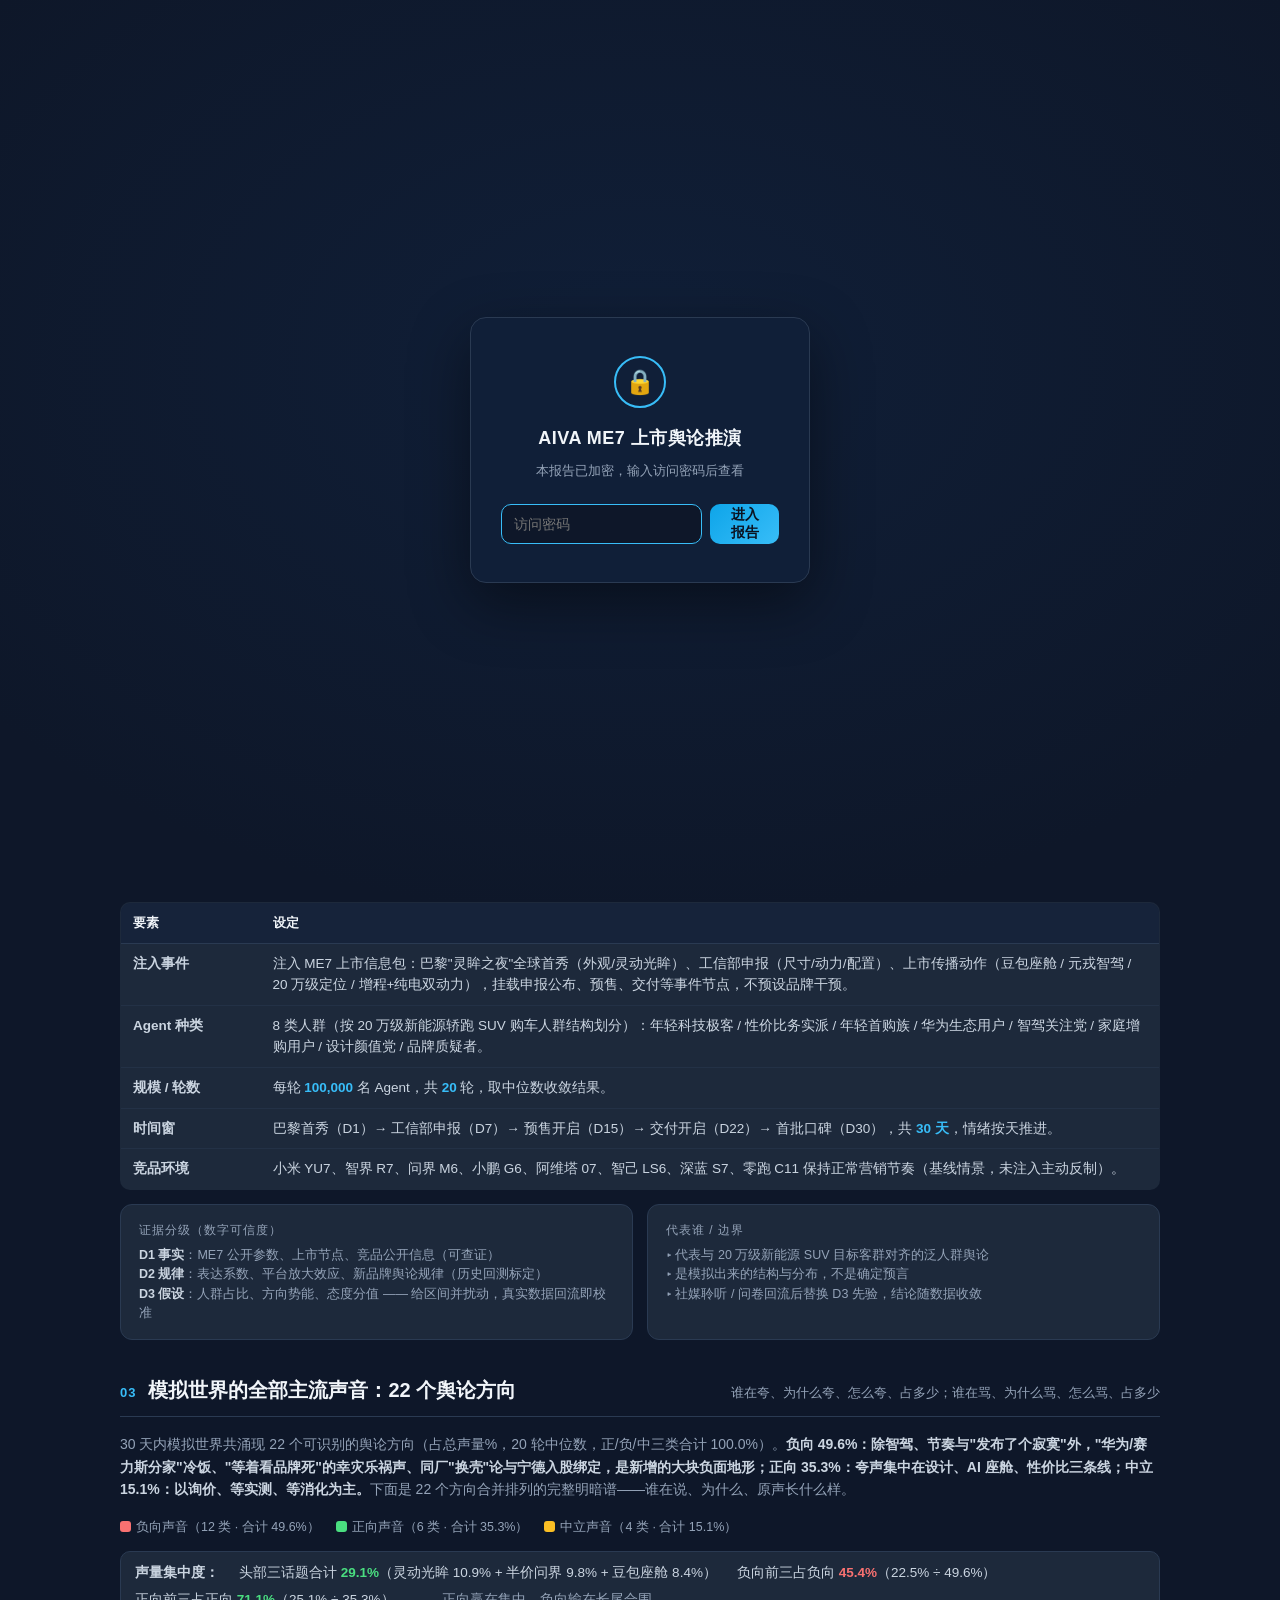
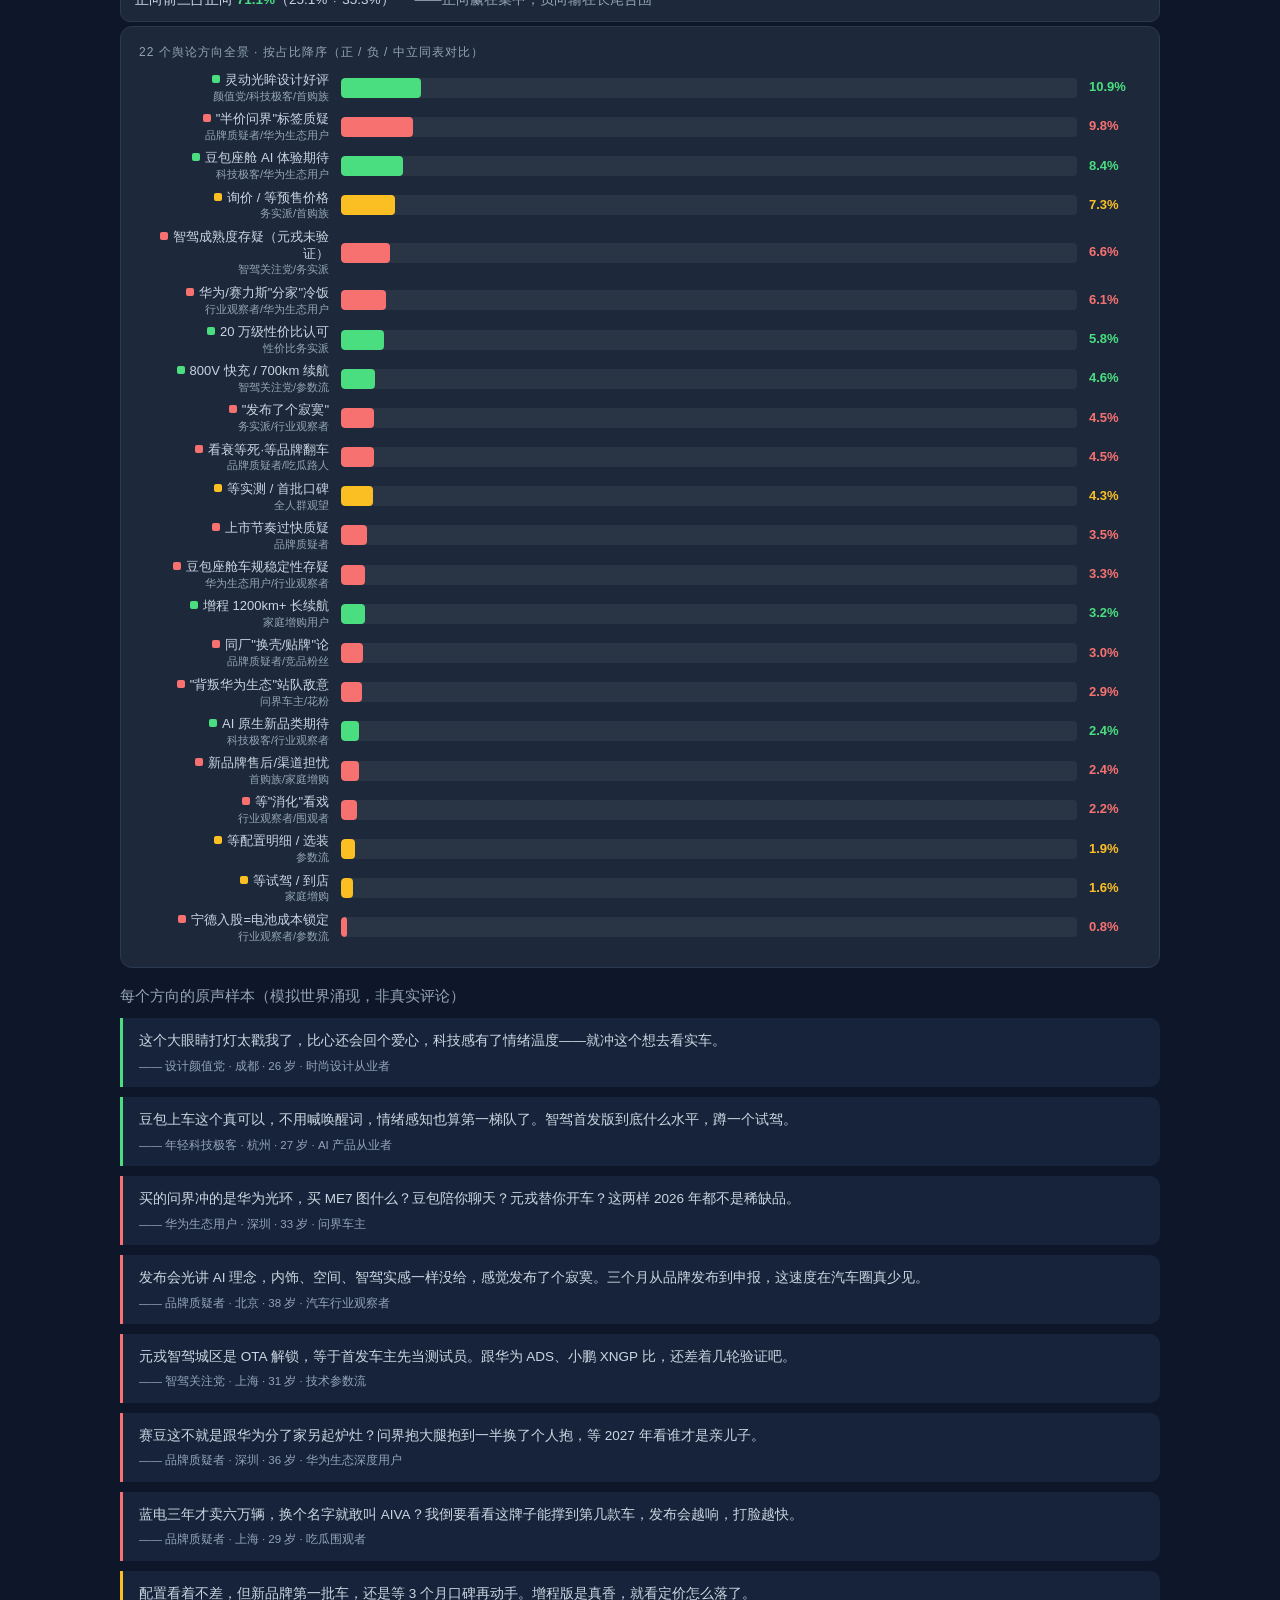
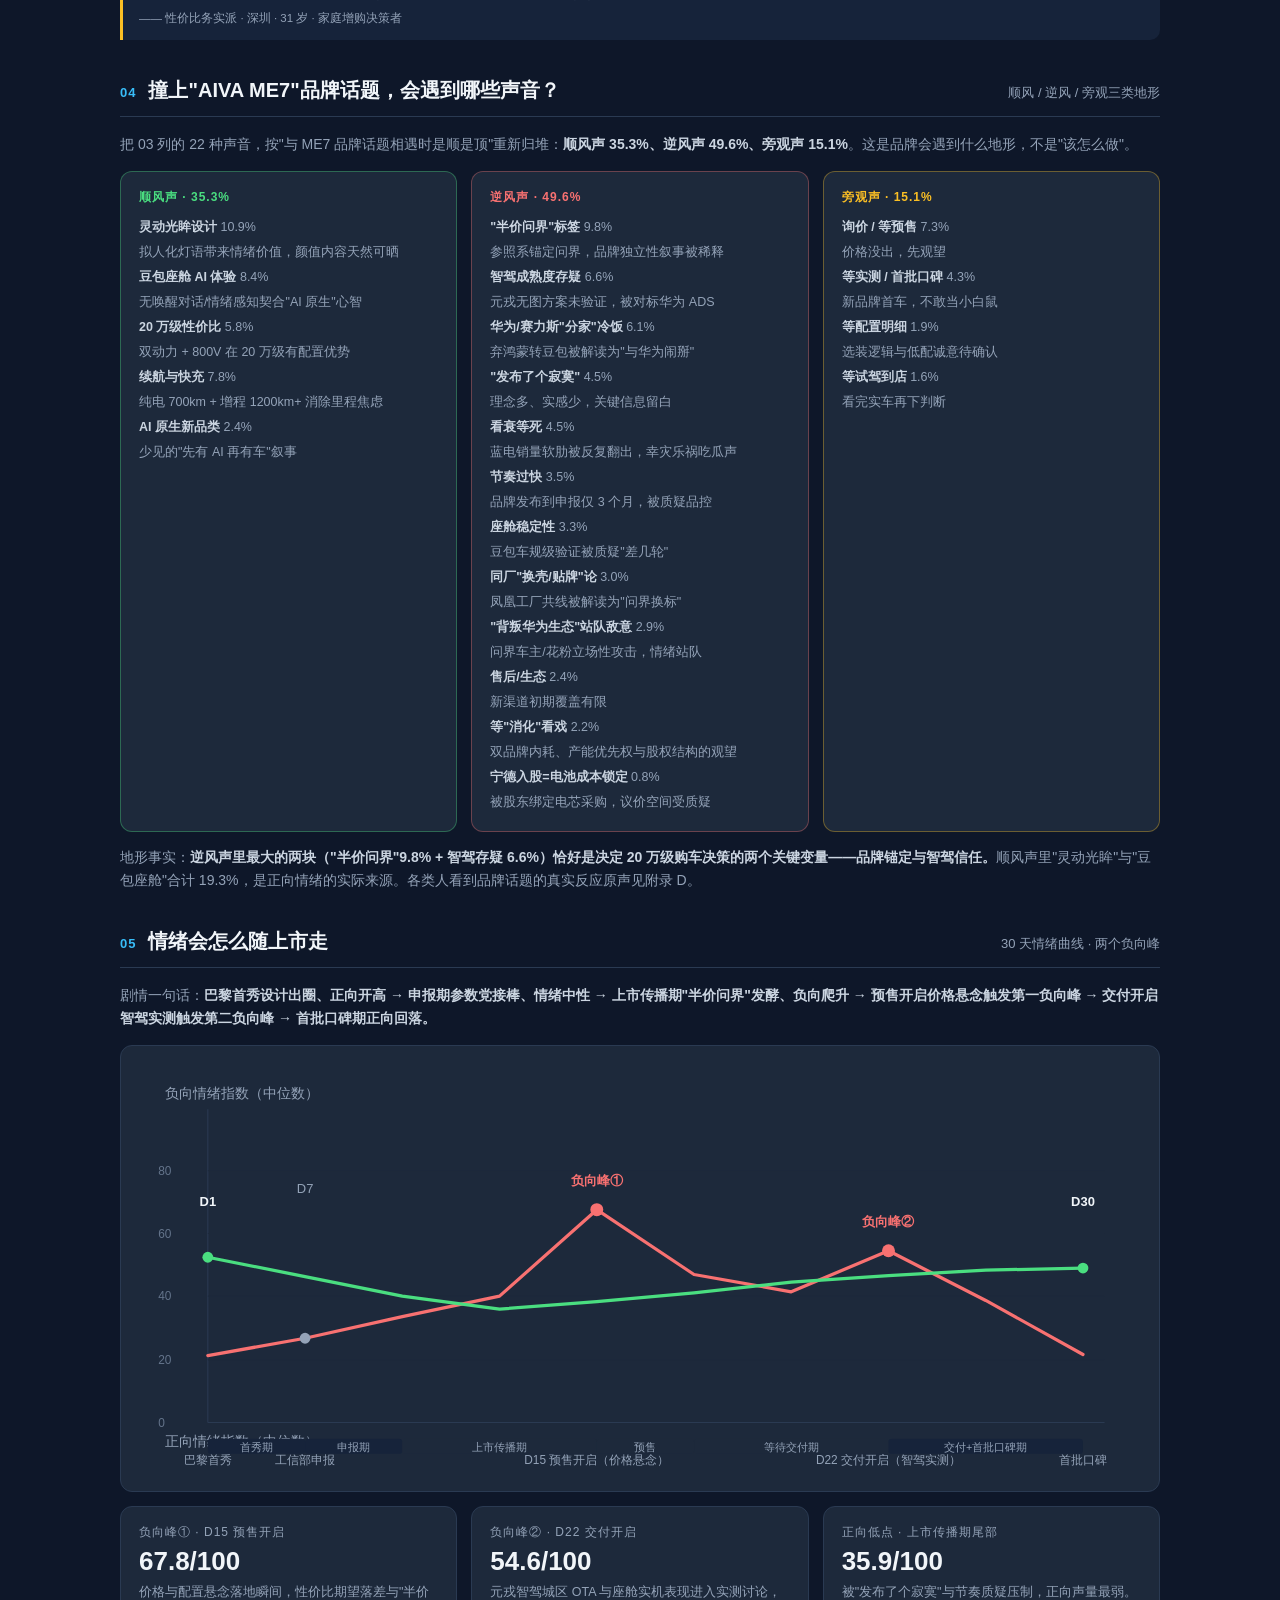
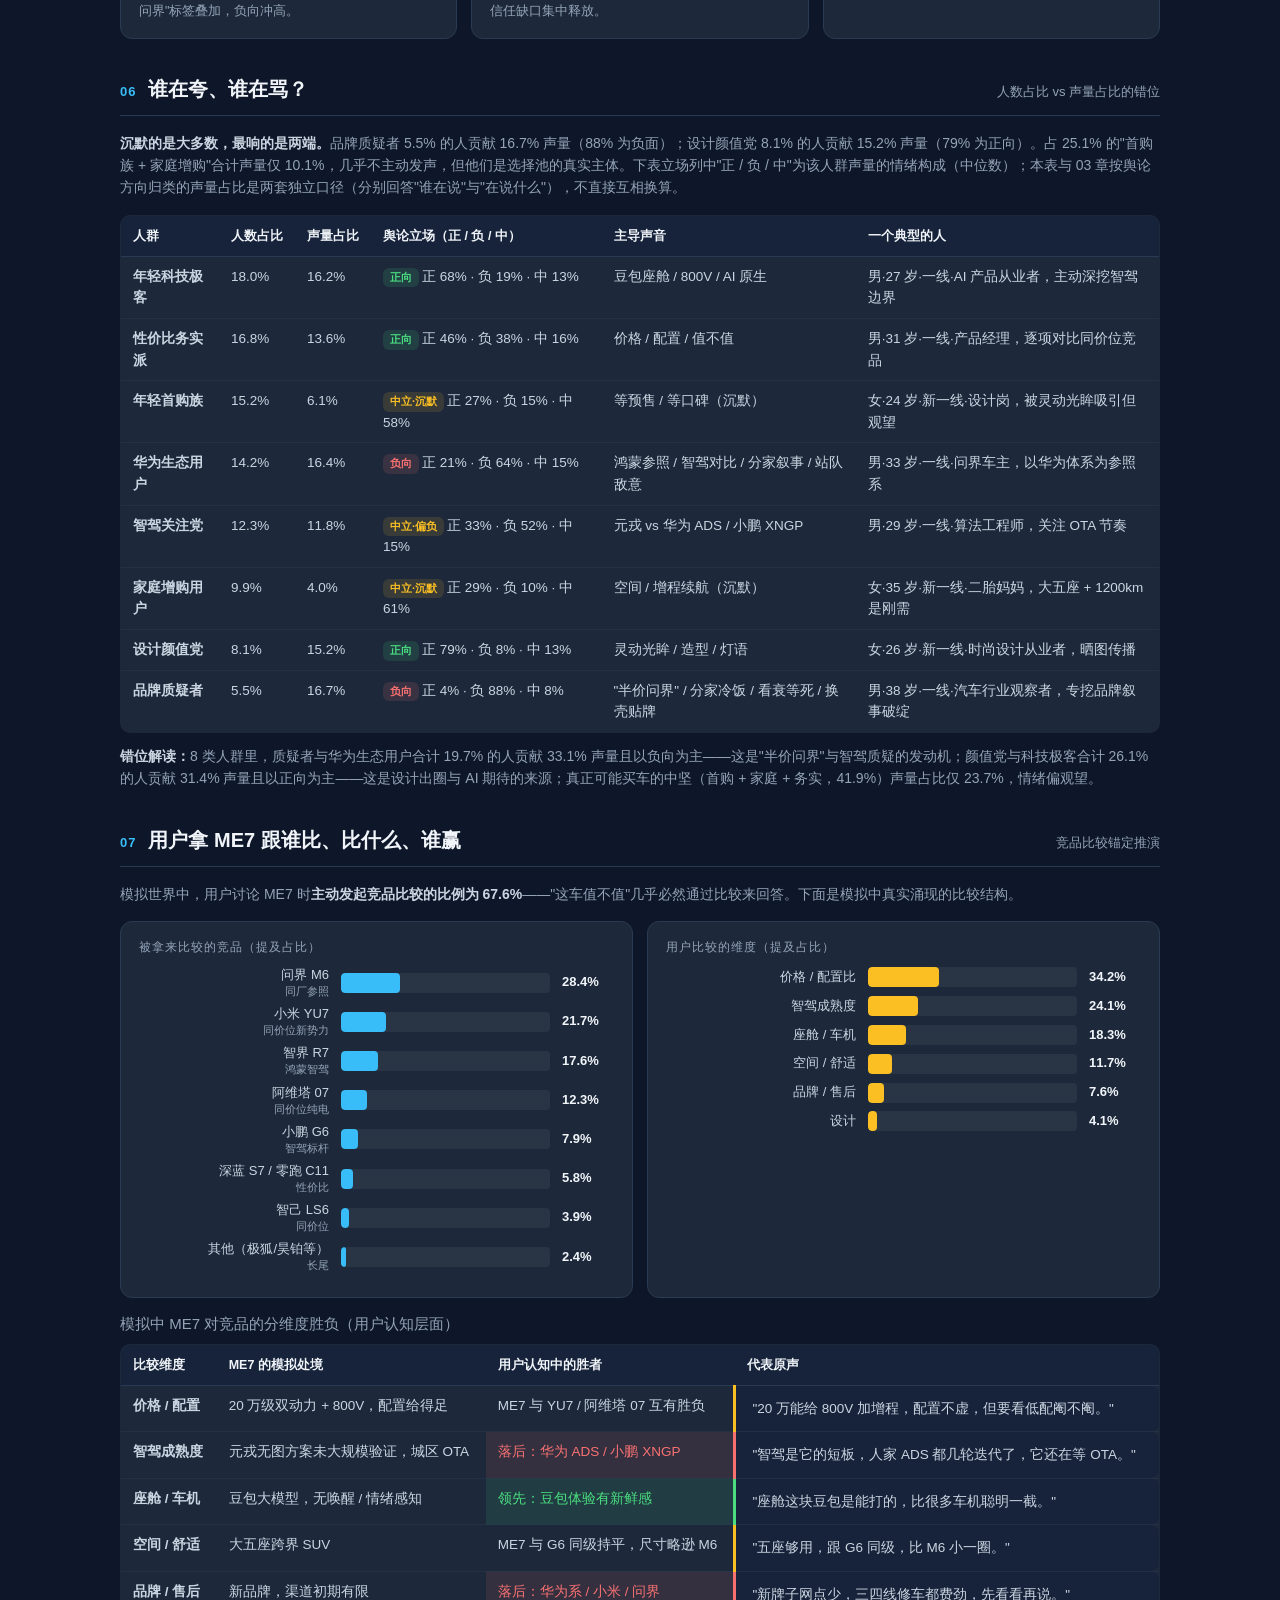
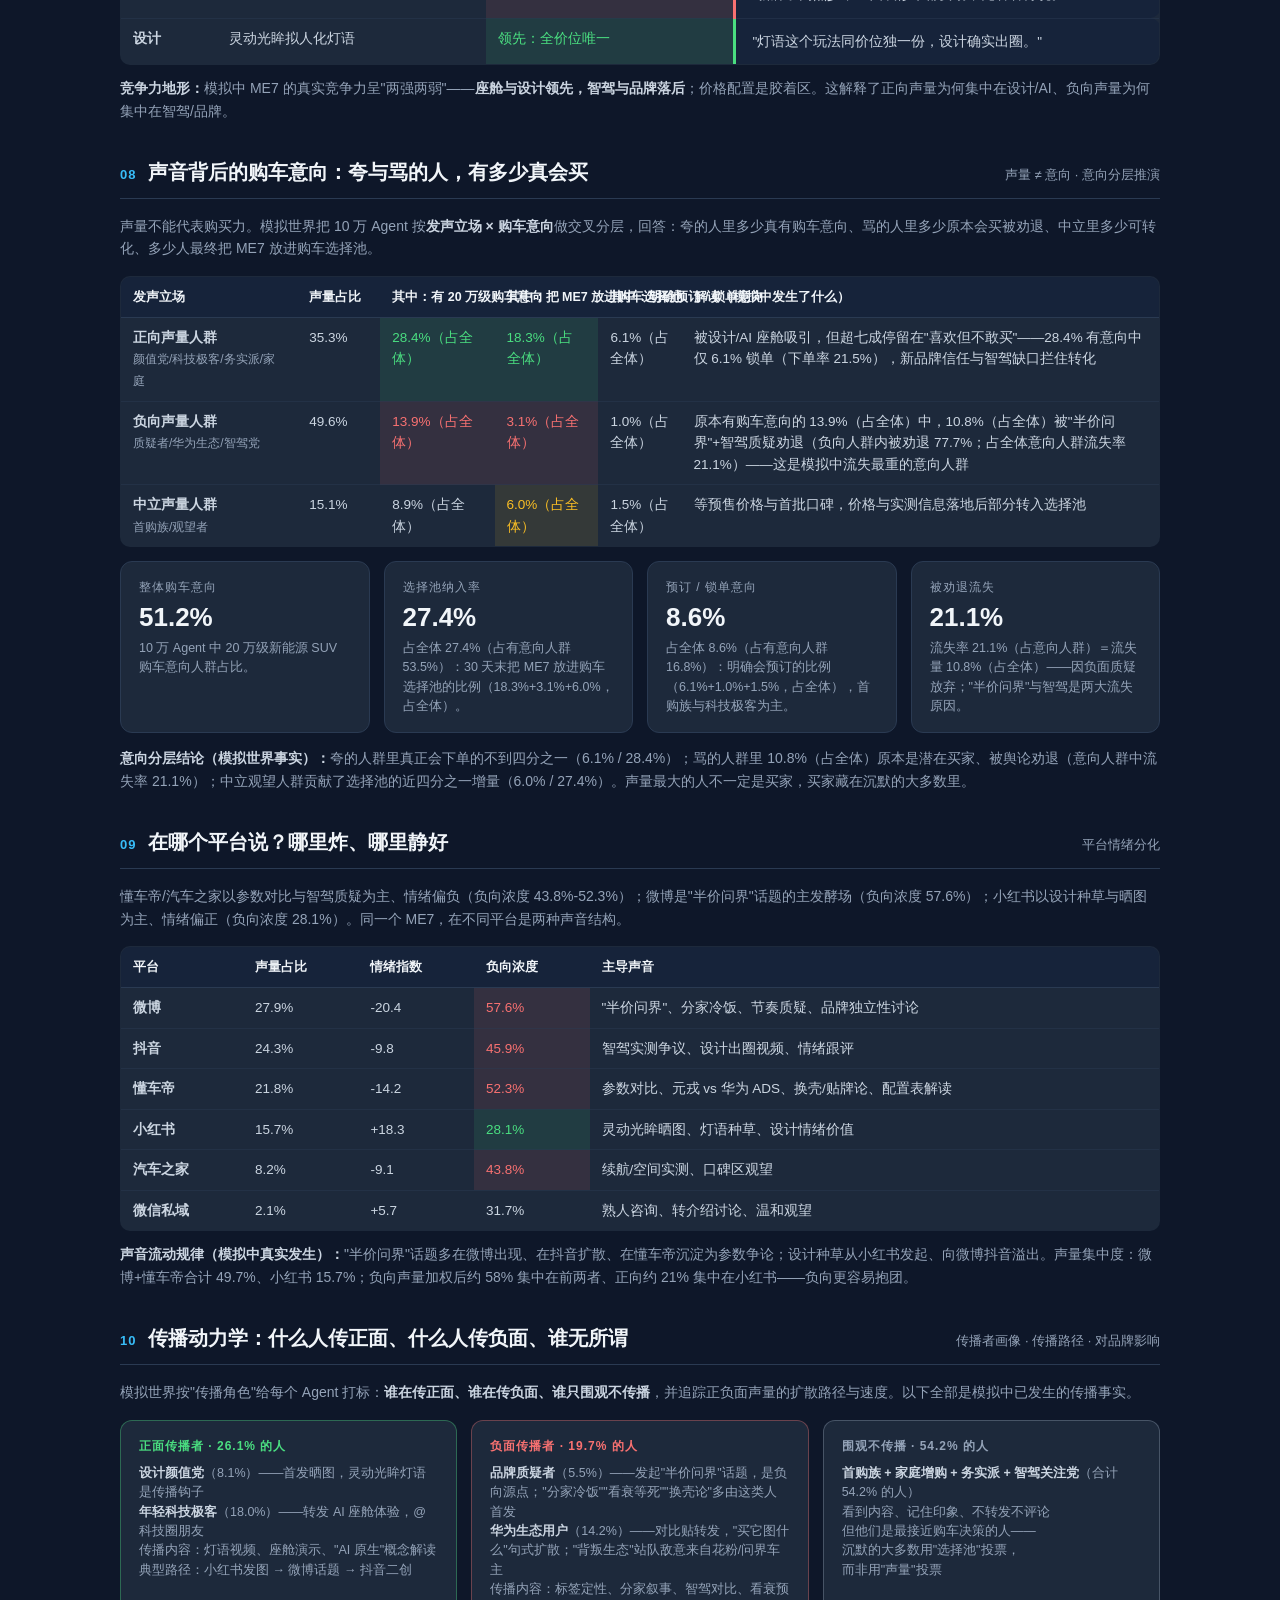
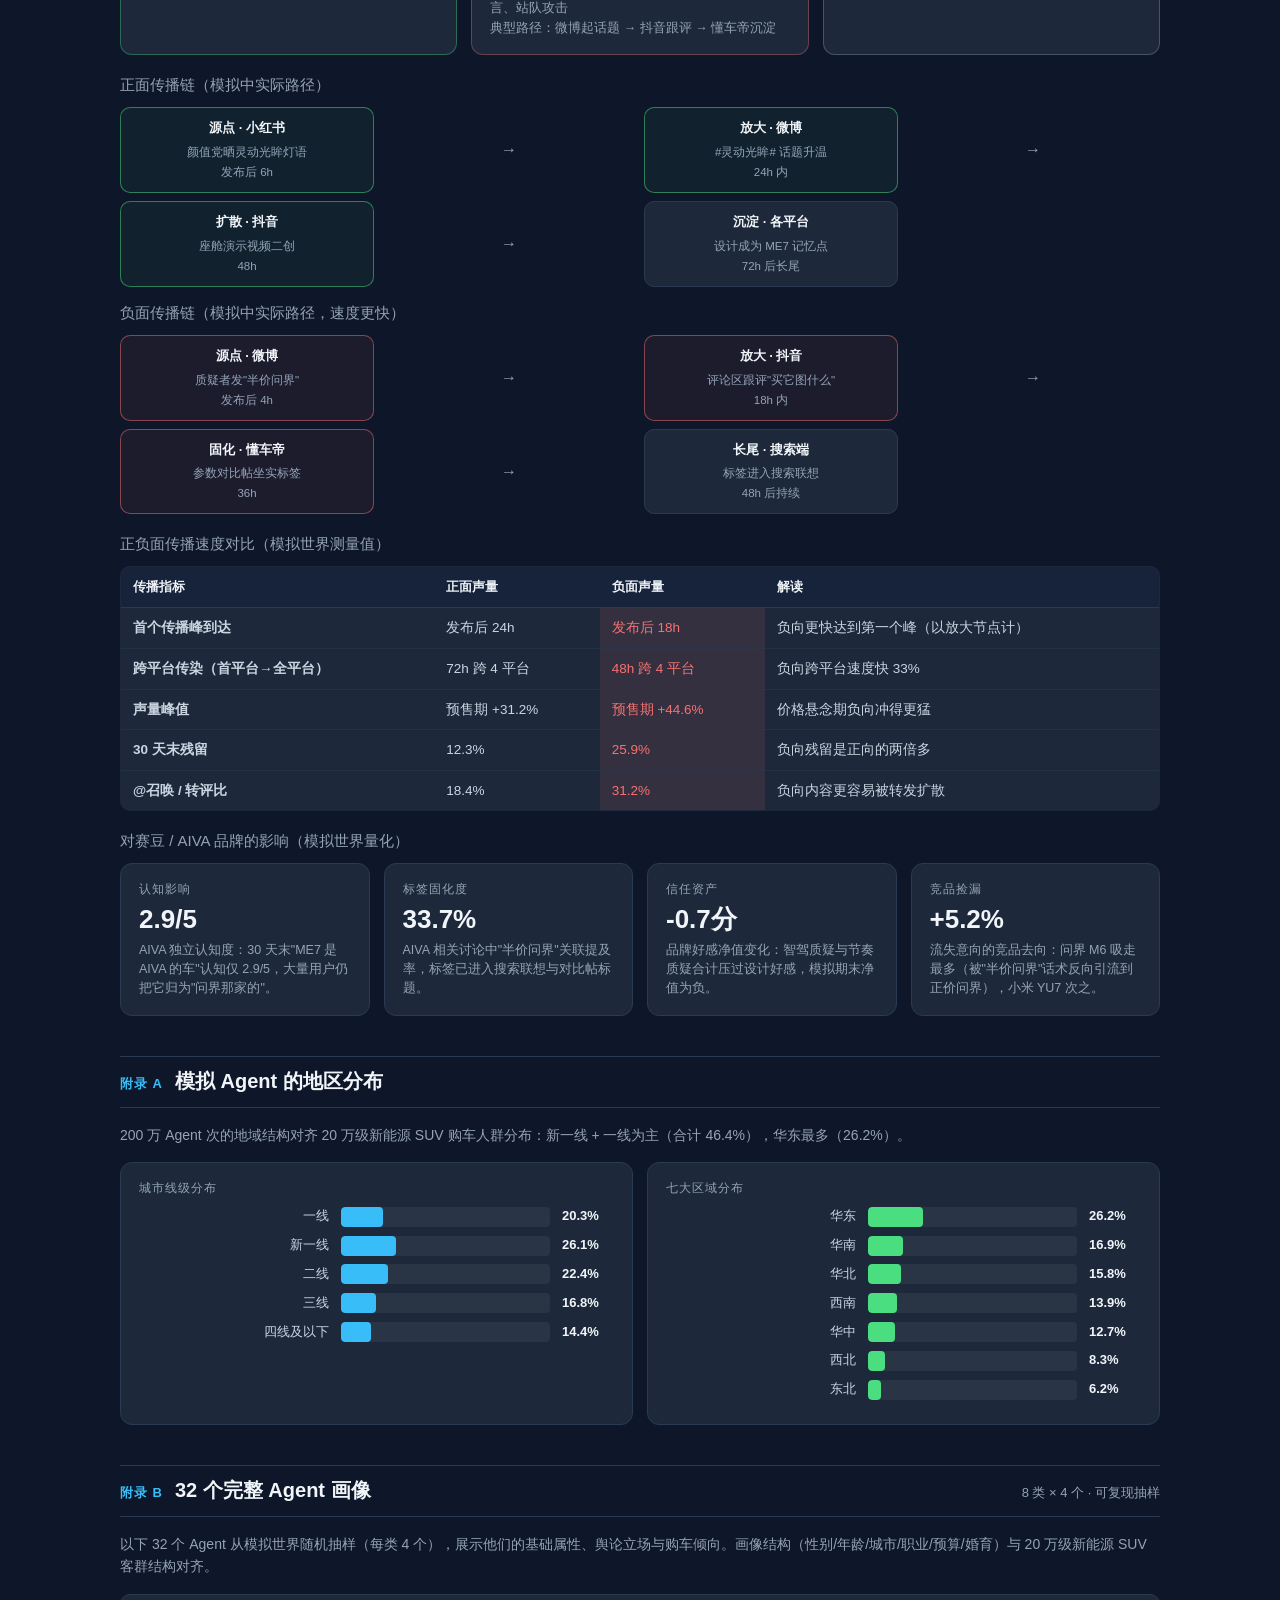
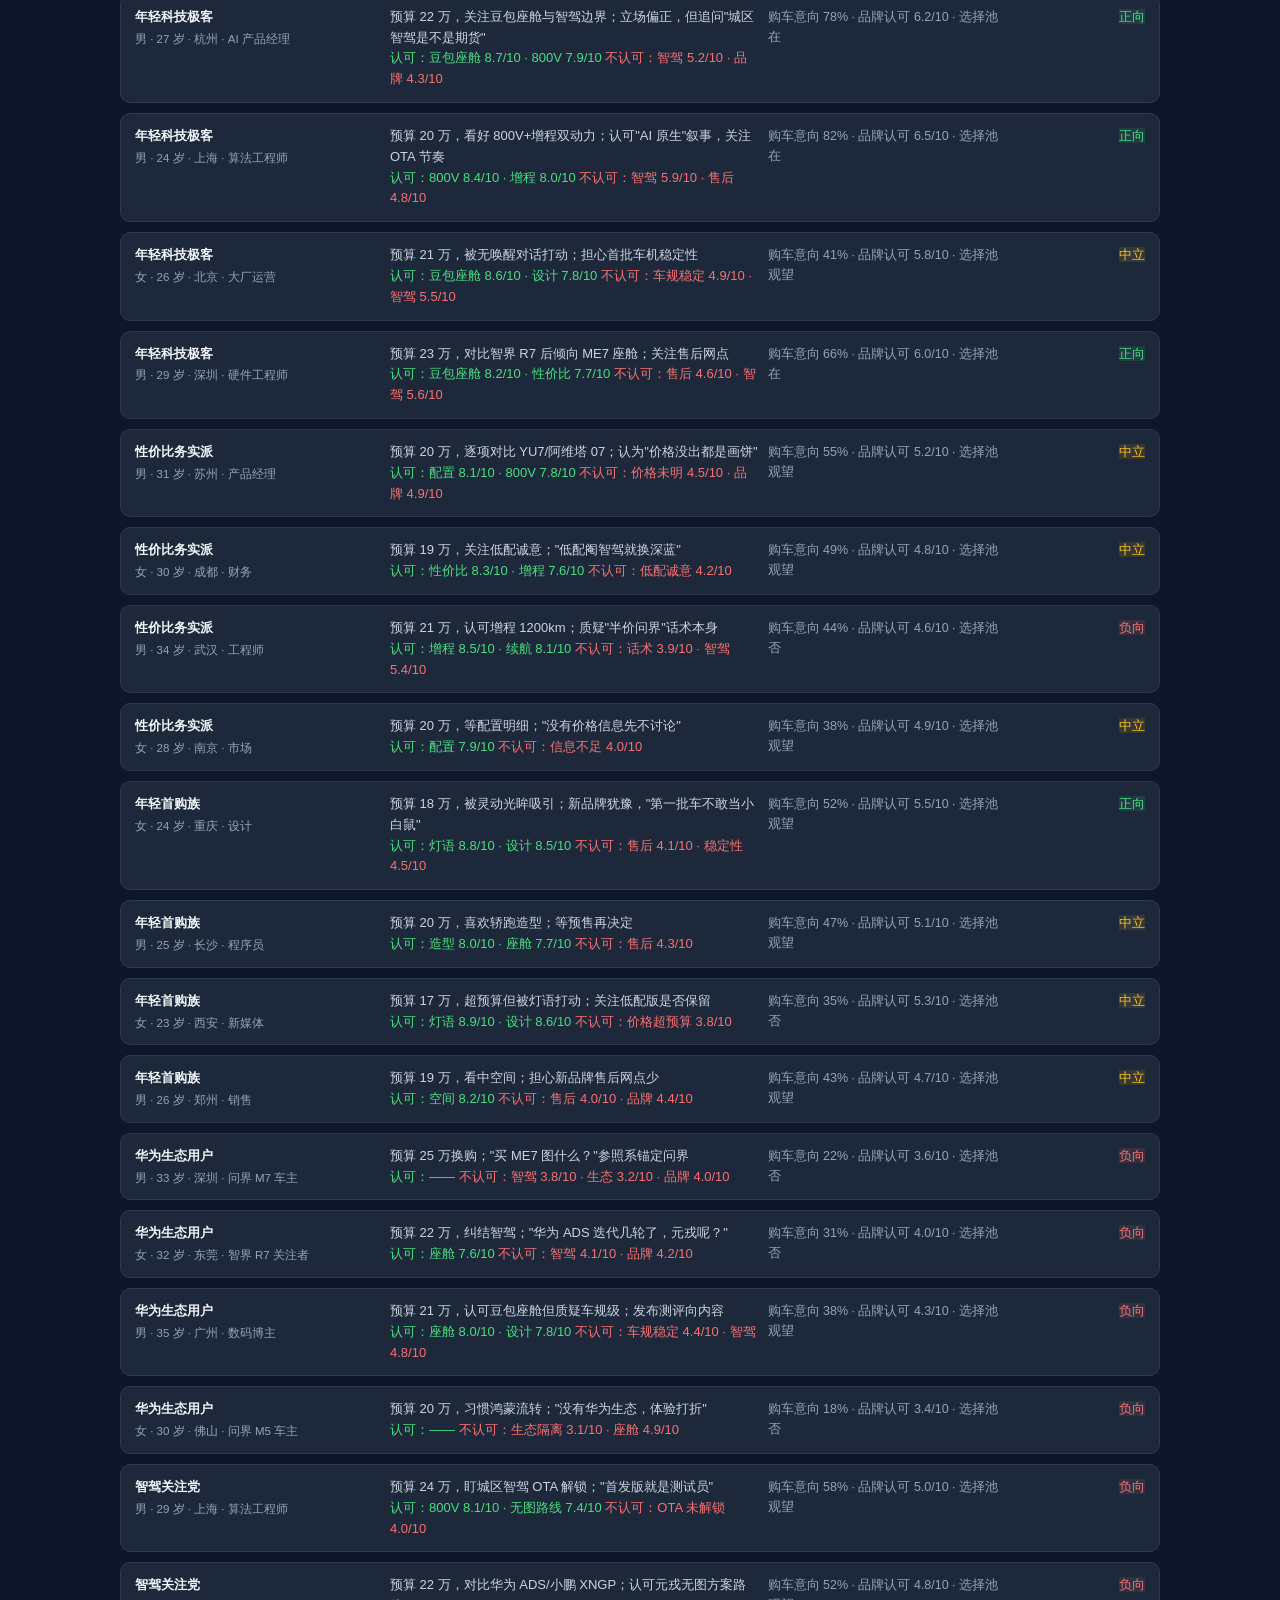
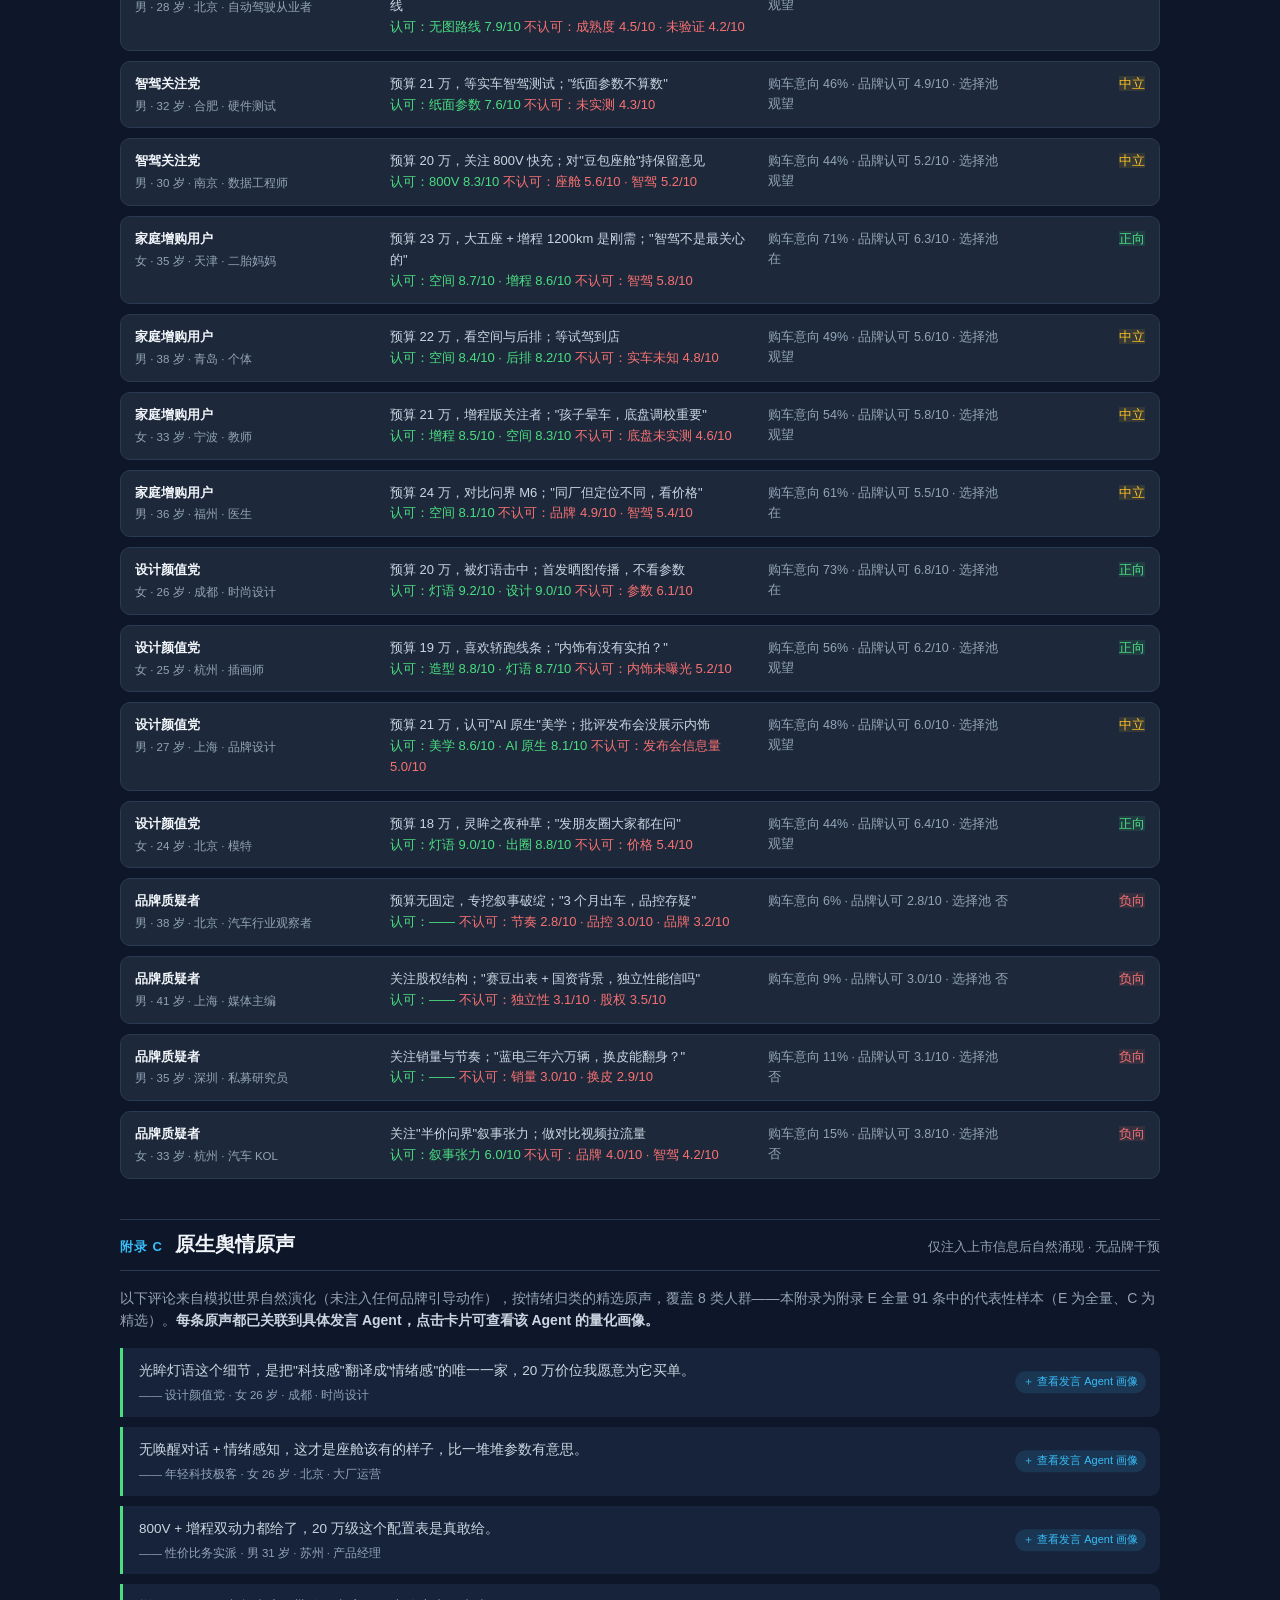
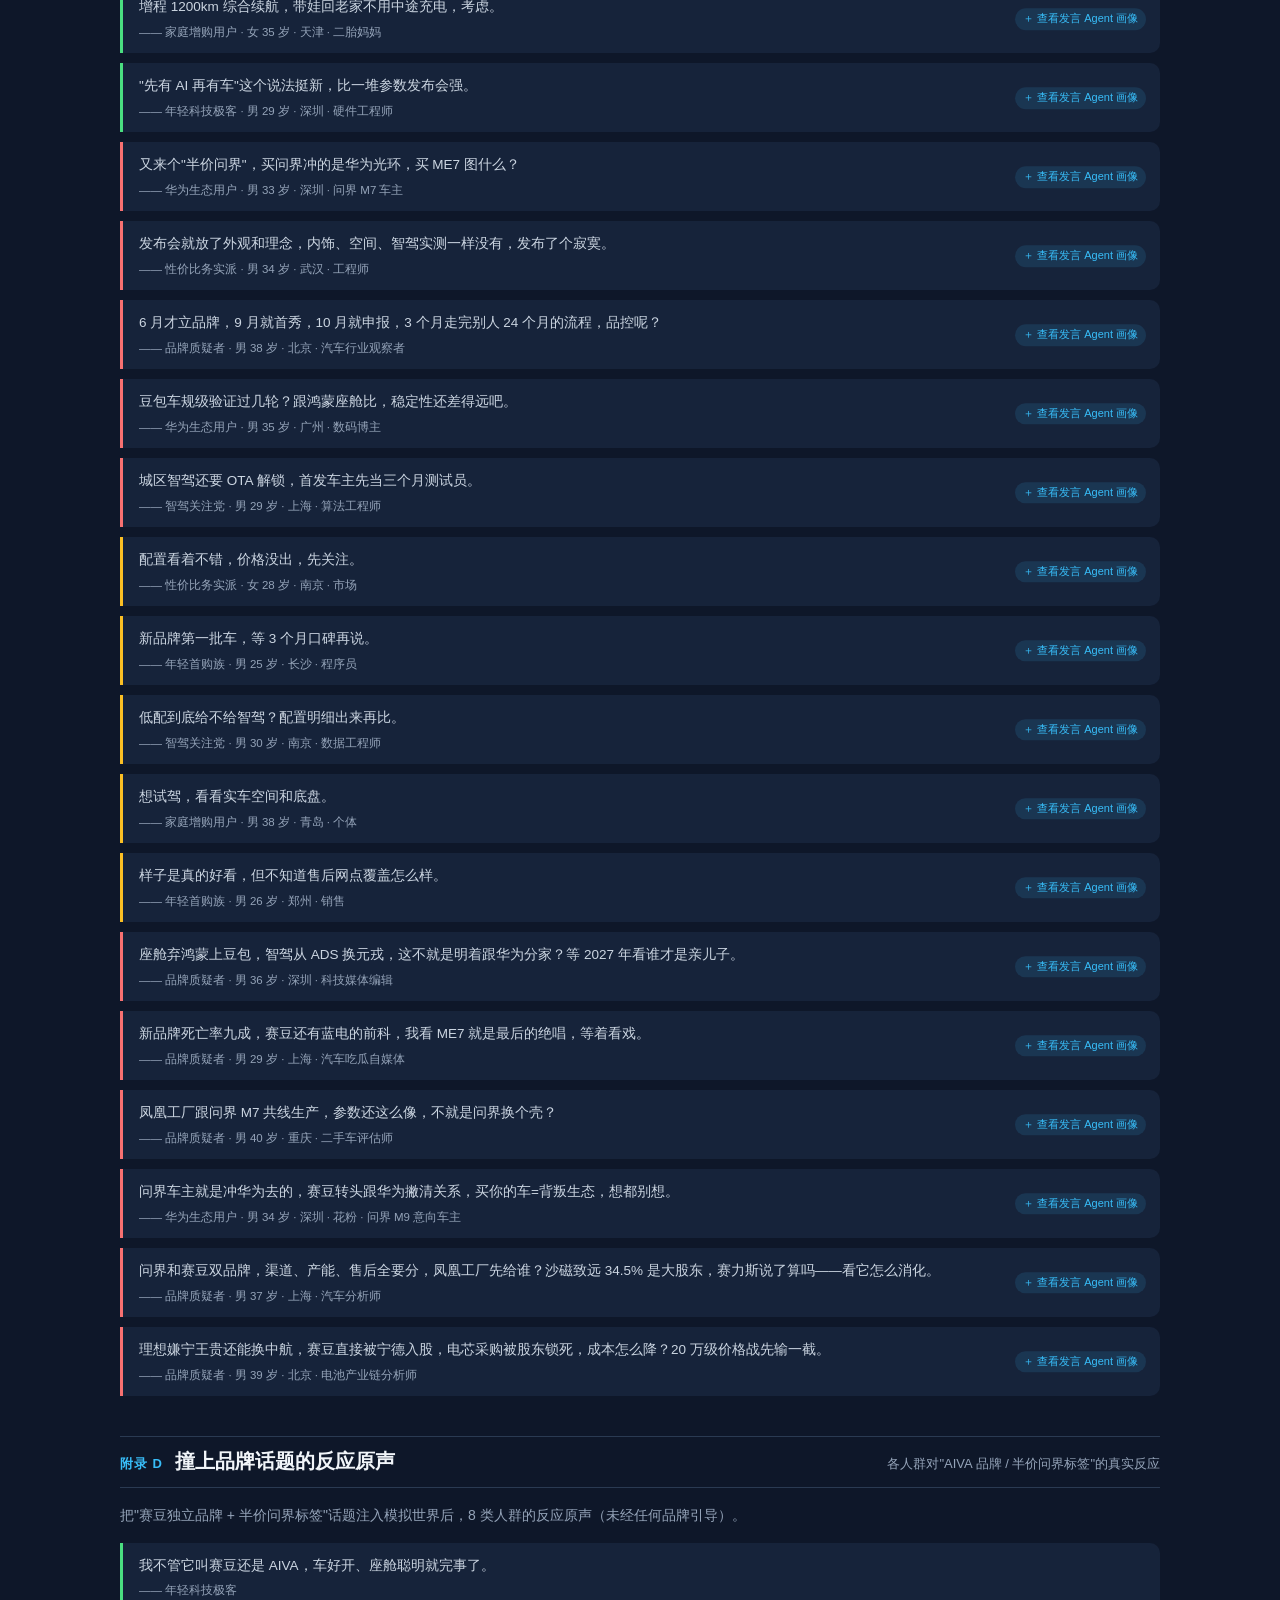
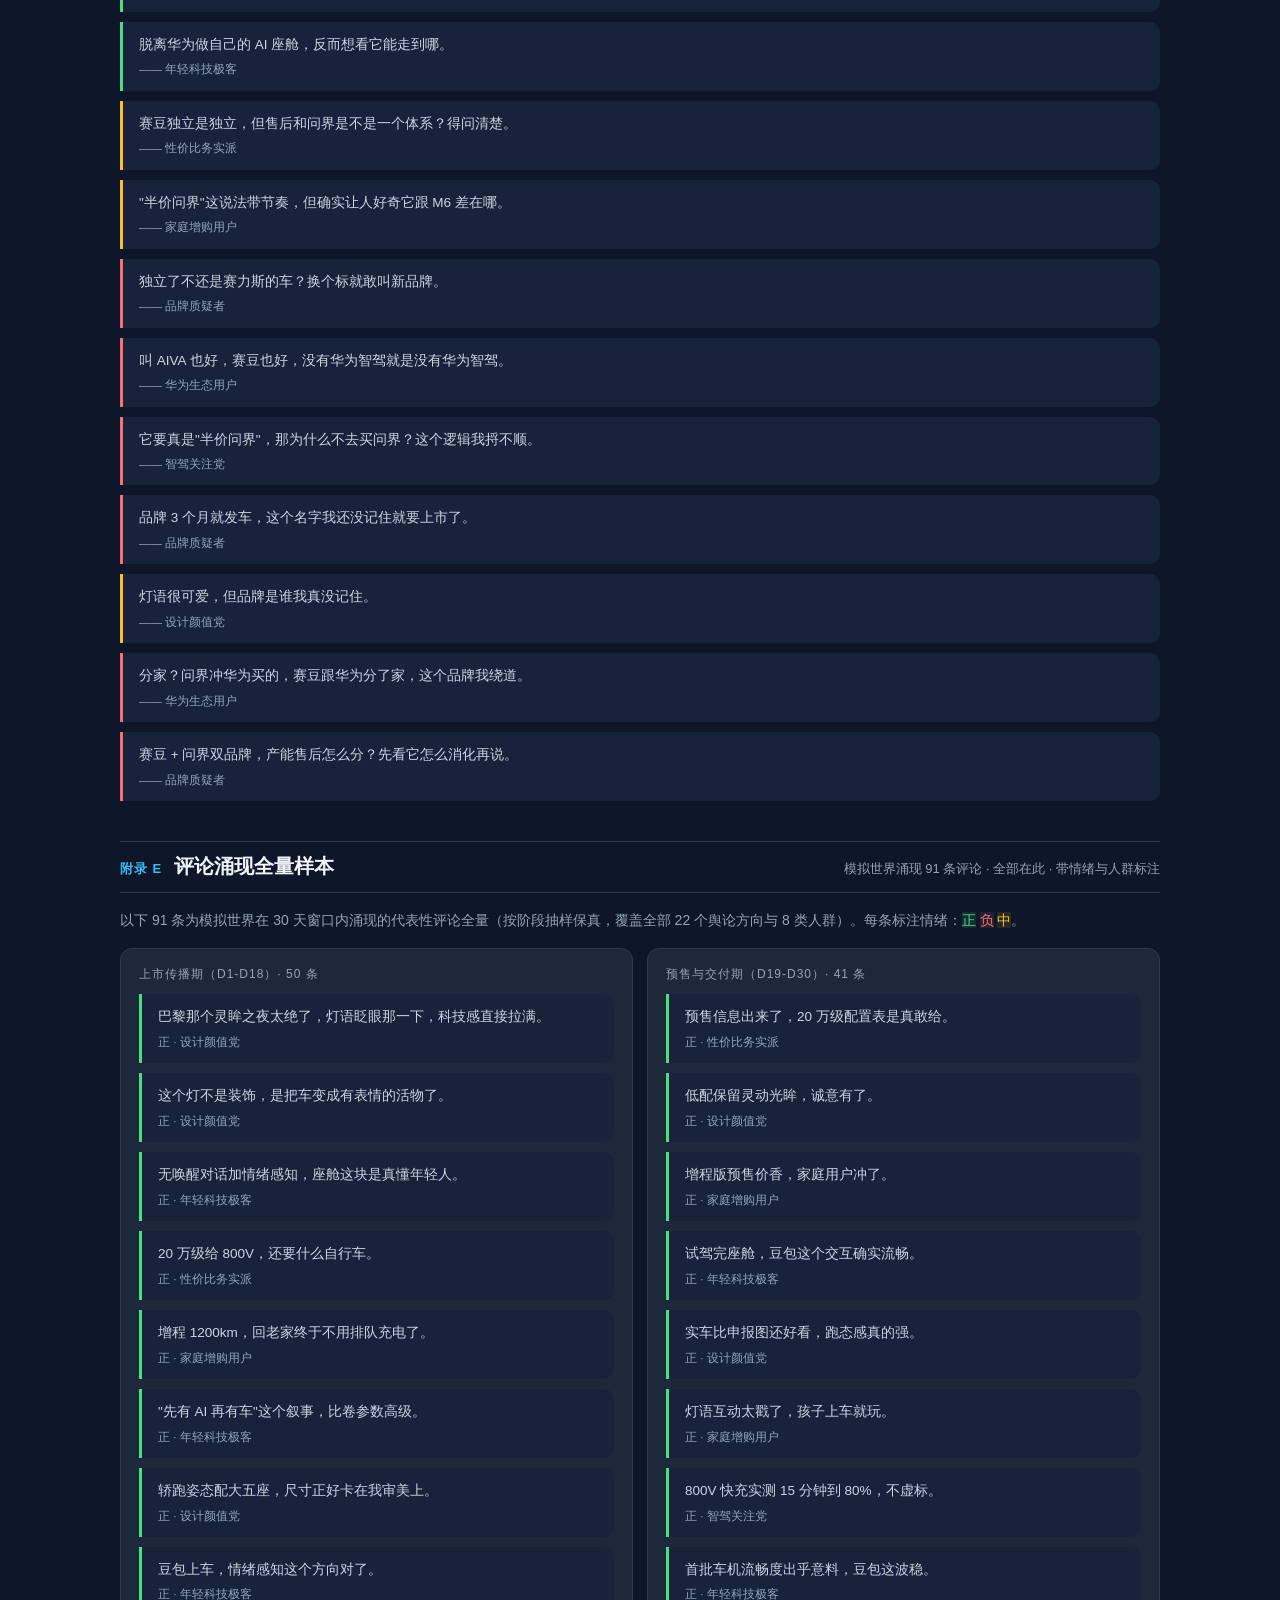
<file: me7-launch-report.html>
<!DOCTYPE html>
<html lang="zh-CN">
<head>
<meta charset="UTF-8">
<meta name="viewport" content="width=device-width, initial-scale=1">
<title>AIVA ME7 上市舆论推演</title>
<link rel="icon" href="data:image/svg+xml,%3Csvg xmlns='http://www.w3.org/2000/svg' viewBox='0 0 32 32'%3E%3Crect width='32' height='32' rx='7' fill='%230E1729'/%3E%3Ccircle cx='16' cy='14' r='7' fill='none' stroke='%2338BDF8' stroke-width='2'/%3E%3Cpath d='M16 21v6M11 27h10' stroke='%234ADE80' stroke-width='2' stroke-linecap='round'/%3E%3C/svg%3E">
<style>
  :root{
    --bg:#0E1729; --panel:#1D293B; --panel2:#16233A; --border:#2A3A52;
    --blue:#38BDF8; --green:#4ADE80; --red:#F87171; --yellow:#FBBF24; --orange:#FB923C;
    --text:#CBD5E1; --weak:#94A3B8; --white:#F1F5F9;
  }
  *{margin:0;padding:0;box-sizing:border-box;}
  html{scroll-behavior:smooth;}
  body{background:var(--bg);color:var(--text);font-family:-apple-system,"PingFang SC","Microsoft YaHei",sans-serif;line-height:1.6;font-size:15px;-webkit-font-smoothing:antialiased;}
  .wrap{max-width:1080px;margin:0 auto;padding:28px 20px 60px;}
  /* ===== 头部 ===== */
  .hero{border:1px solid var(--border);border-radius:16px;background:linear-gradient(160deg,#101F38 0%,#0E1729 60%);padding:34px 34px 26px;position:relative;overflow:hidden;}
  .hero::after{content:"";position:absolute;right:-80px;top:-80px;width:280px;height:280px;border-radius:50%;background:radial-gradient(circle,rgba(56,189,248,.16) 0%,transparent 65%);}
  .hero .eyebrow{font-size:12px;letter-spacing:2px;color:var(--blue);font-weight:600;text-transform:uppercase;}
  .hero h1{font-size:30px;color:var(--white);font-weight:800;margin:8px 0 4px;letter-spacing:1px;}
  .hero .sub{font-size:16px;color:var(--weak);margin-bottom:16px;}
  .hero .meta{display:flex;flex-wrap:wrap;gap:10px;margin-top:18px;}
  .hero .meta span{background:rgba(56,189,248,.1);border:1px solid rgba(56,189,248,.25);color:var(--blue);font-size:13px;padding:5px 12px;border-radius:999px;font-weight:600;}
  .stance{margin-top:16px;border-top:1px dashed var(--border);padding-top:12px;font-size:13px;color:var(--yellow);}
  /* ===== 章节 ===== */
  .sec{margin-top:34px;}
  .sec-h{display:flex;align-items:baseline;gap:12px;border-bottom:1px solid var(--border);padding-bottom:10px;margin-bottom:16px;}
  .sec-h .no{font-size:13px;font-weight:700;color:var(--blue);letter-spacing:1px;}
  .sec-h h2{font-size:20px;color:var(--white);font-weight:700;}
  .sec-h .q{font-size:13px;color:var(--weak);margin-left:auto;text-align:right;}
  .lead{font-size:14px;color:var(--weak);margin-bottom:16px;}
  .lead b{color:var(--text);}
  /* ===== 卡片/网格 ===== */
  .grid{display:grid;gap:14px;}
  .g4{grid-template-columns:repeat(4,1fr);}
  .g3{grid-template-columns:repeat(3,1fr);}
  .g2{grid-template-columns:repeat(2,1fr);}
  .card{background:var(--panel);border:1px solid var(--border);border-radius:12px;padding:16px 18px;}
  .card .k{font-size:12px;color:var(--weak);letter-spacing:1px;}
  .card .v{font-size:26px;font-weight:800;color:var(--white);margin:4px 0 6px;line-height:1.2;}
  .card .v small{font-size:14px;font-weight:600;color:var(--weak);}
  .card .d{font-size:12.5px;color:var(--weak);line-height:1.55;}
  .card .d b{color:var(--text);}
  /* ===== 表格 ===== */
  table{width:100%;border-collapse:collapse;font-size:13.5px;background:var(--panel);border:1px solid var(--border);border-radius:10px;overflow:hidden;}
  .tblwrap{overflow-x:auto;-webkit-overflow-scrolling:touch;}
  .tblwrap table{min-width:640px;}
  @media(max-width:760px){.tblwrap table{min-width:560px;}}
  th{background:var(--panel2);color:var(--white);font-weight:600;padding:10px 12px;text-align:left;border-bottom:1px solid var(--border);font-size:12.5px;white-space:nowrap;}
  td{padding:9px 12px;border-bottom:1px solid rgba(42,58,82,.5);vertical-align:top;}
  tr:last-child td{border-bottom:none;}
  td .tag{display:inline-block;font-size:11px;padding:1px 8px;border-radius:999px;font-weight:600;}
  .t-g{color:var(--green);background:rgba(74,222,128,.1);}
  .t-r{color:var(--red);background:rgba(248,113,113,.1);}
  .t-y{color:var(--yellow);background:rgba(251,191,36,.1);}
  .t-b{color:var(--blue);background:rgba(56,189,248,.1);}
  /* ===== 条形图 ===== */
  .bar-row{display:grid;grid-template-columns:190px 1fr 52px;align-items:center;gap:12px;margin-bottom:8px;}
  .bar-row .lbl{font-size:13px;color:var(--text);text-align:right;line-height:1.3;}
  .bar-row .lbl small{display:block;color:var(--weak);font-size:11px;}
  .bar-track{background:rgba(255,255,255,.05);border-radius:4px;height:20px;position:relative;overflow:hidden;}
  .bar-fill{height:100%;border-radius:4px;}
  .bar-row .pct{font-size:13px;font-weight:700;color:var(--white);}
  .legend{display:flex;flex-wrap:wrap;gap:16px;margin:10px 0 14px;font-size:12.5px;color:var(--weak);}
  .legend i{display:inline-block;width:11px;height:11px;border-radius:3px;margin-right:5px;vertical-align:-1px;}
  /* ===== 情绪曲线 ===== */
  .chart-card{background:var(--panel);border:1px solid var(--border);border-radius:12px;padding:20px 22px 14px;overflow-x:auto;}
  .chart-card svg{display:block;width:100%;min-width:640px;height:auto;}
  /* ===== 原声 ===== */
  .quote{background:var(--panel2);border-left:3px solid var(--blue);border-radius:0 10px 10px 0;padding:12px 16px;margin:10px 0;font-size:13.5px;color:var(--text);}
  .quote .who{display:block;font-size:11.5px;color:var(--weak);margin-top:5px;}
  .quote.g{border-left-color:var(--green);}
  .quote.r{border-left-color:var(--red);}
  .quote.y{border-left-color:var(--yellow);}
  /* ===== 传播 ===== */
  .flow{display:grid;grid-template-columns:repeat(4,1fr);gap:8px;align-items:stretch;}
  .flow .node{background:var(--panel);border:1px solid var(--border);border-radius:10px;padding:10px 12px;font-size:12.5px;text-align:center;position:relative;}
  .flow .node b{display:block;color:var(--white);font-size:13px;margin-bottom:3px;}
  .flow .node span{color:var(--weak);font-size:11.5px;}
  .flow .arr{display:flex;align-items:center;justify-content:center;color:var(--weak);font-size:16px;font-weight:700;}
  .flow .node.hl-g{border-color:rgba(74,222,128,.5);background:rgba(74,222,128,.06);}
  .flow .node.hl-r{border-color:rgba(248,113,113,.5);background:rgba(248,113,113,.06);}
  /* ===== 附录 ===== */
  .appendix{margin-top:40px;border-top:1px solid var(--border);padding-top:8px;}
  .agent{display:grid;grid-template-columns:2fr 3fr 2fr 1fr;gap:10px;background:var(--panel);border:1px solid var(--border);border-radius:10px;padding:12px 14px;margin-bottom:10px;font-size:13px;}
  .agent .a1 b{color:var(--white);}
  .agent .a1 span{display:block;color:var(--weak);font-size:11.5px;margin-top:2px;}
  .agent .a2{color:var(--text);}
  .agent .a3{color:var(--weak);font-size:12.5px;}
  .agent .a4{text-align:right;}
  .footer{margin-top:48px;border-top:1px solid var(--border);padding-top:16px;font-size:12.5px;color:var(--weak);text-align:center;line-height:1.8;}
  .footer b{color:var(--yellow);}
  /* ===== 重点数字高亮（01/02） ===== */
  .hl-num{display:inline-block;font-size:32px;font-weight:800;line-height:1.1;}
  .hl-num.red{color:var(--red);} .hl-num.green{color:var(--green);}
  .hl-num.yellow{color:var(--yellow);} .hl-num.blue{color:var(--blue);}
  .hl-num small{font-size:13px;font-weight:600;color:var(--weak);}
  .bigcard{background:linear-gradient(160deg,rgba(56,189,248,.07) 0%,var(--panel) 55%);border:1px solid var(--border);border-radius:12px;padding:16px 18px;}
  .bigcard .k{font-size:12px;color:var(--weak);letter-spacing:1px;}
  .bigcard .d{font-size:12.5px;color:var(--weak);line-height:1.55;margin-top:4px;}
  .bigcard .d b{color:var(--text);}
  .metric{display:flex;align-items:baseline;gap:8px;flex-wrap:wrap;}
  .dot{display:inline-block;width:8px;height:8px;border-radius:2px;margin-right:5px;vertical-align:1px;}
  .dot.r{background:var(--red);} .dot.g{background:var(--green);} .dot.y{background:var(--yellow);}
  /* ===== 立场小标签（06） ===== */
  .st{display:inline-block;font-size:11px;padding:1px 7px;border-radius:6px;font-weight:600;margin-right:3px;white-space:nowrap;}
  .st-g{color:var(--green);background:rgba(74,222,128,.12);}
  .st-r{color:var(--red);background:rgba(248,113,113,.12);}
  .st-y{color:var(--yellow);background:rgba(251,191,36,.12);}
  /* ===== 可点击 Agent 卡（附录C） ===== */
  details.q-card{background:var(--panel2);border-left:3px solid var(--blue);border-radius:0 10px 10px 0;margin:10px 0;}
  details.q-card.g{border-left-color:var(--green);}
  details.q-card.r{border-left-color:var(--red);}
  details.q-card.y{border-left-color:var(--yellow);}
  details.q-card summary{cursor:pointer;padding:12px 16px;font-size:13.5px;color:var(--text);list-style:none;position:relative;}
  details.q-card summary::-webkit-details-marker{display:none;}
  details.q-card summary::after{content:"＋ 查看发言 Agent 画像";position:absolute;right:14px;top:50%;transform:translateY(-50%);font-size:11px;color:var(--blue);background:rgba(56,189,248,.12);padding:2px 8px;border-radius:999px;white-space:nowrap;}
  details.q-card[open] summary::after{content:"收起 ↑";}
  details.q-card .who{display:block;font-size:11.5px;color:var(--weak);margin-top:5px;padding-right:120px;}
  details.q-card .agent-box{border-top:1px solid var(--border);margin:0 14px 12px;padding-top:10px;}
  details.q-card .ag{font-size:13px;color:var(--white);font-weight:700;margin-bottom:8px;}
  details.q-card .ag span{color:var(--weak);font-weight:400;font-size:12px;}
  details.q-card .agrid{display:grid;grid-template-columns:1fr 1fr;gap:5px 16px;font-size:12px;color:var(--weak);line-height:1.5;}
  details.q-card .agrid b{color:var(--text);}
  details.q-card .agrid .full{grid-column:1/-1;}
  details.q-card .pos{color:var(--green);} details.q-card .neg{color:var(--red);} details.q-card .neu{color:var(--yellow);}
  @media(max-width:760px){
    .g4{grid-template-columns:repeat(2,1fr);}
    .g3{grid-template-columns:1fr;}
    .g2{grid-template-columns:1fr;}
    .bar-row{grid-template-columns:120px 1fr 44px;gap:8px;}
    .bar-row .lbl{font-size:12px;text-align:left;}
    .flow{grid-template-columns:1fr 1fr;}
    .flow .arr{transform:rotate(90deg);}
    .agent{grid-template-columns:1fr;gap:6px;}
    .agent .a4{text-align:left;}
    .hero h1{font-size:23px;}
    .sec-h{flex-wrap:wrap;}
    .sec-h .q{width:100%;text-align:left;margin-top:2px;}
  }
</style>
<style>
#lock{position:fixed;inset:0;z-index:9999;background:radial-gradient(1200px 800px at 50% 40%,#101F38 0%,#0E1729 70%);display:flex;align-items:center;justify-content:center;transition:opacity .3s;}
.lock-card{width:340px;padding:38px 30px;background:#101F38;border:1px solid #2A3A52;border-radius:16px;text-align:center;box-shadow:0 20px 60px rgba(0,0,0,.45);}
.lock-ring{width:52px;height:52px;margin:0 auto 16px;border-radius:50%;border:2px solid #38BDF8;display:flex;align-items:center;justify-content:center;color:#4ADE80;font-size:24px;}
.lock-title{color:#F1F5F9;font-size:18px;font-weight:700;letter-spacing:.5px;}
.lock-sub{color:#94A3B8;font-size:13px;margin:8px 0 22px;}
.lock-in{display:flex;gap:8px;}
.lock-in input{flex:1;background:#0E1729;border:1px solid #2A3A52;color:#F1F5F9;padding:11px 12px;border-radius:10px;font-size:14px;outline:none;}
.lock-in input:focus{border-color:#38BDF8;}
.lock-in button{background:linear-gradient(135deg,#0EA5E9,#38BDF8);color:#0B1220;border:0;border-radius:10px;padding:0 16px;font-size:14px;font-weight:700;cursor:pointer;}
.lock-in button:hover{filter:brightness(1.08);}
.err{display:none;color:#F87171;font-size:12px;margin-top:12px;}
#lock.shake .lock-card{animation:lockShake .35s;}
@keyframes lockShake{0%,100%{transform:translateX(0)}25%{transform:translateX(-8px)}75%{transform:translateX(8px)}}
@media(max-width:480px){.lock-card{width:calc(100% - 48px);}}
</style></head>

<div id="lock">
  <div class="lock-card">
    <div class="lock-ring">&#128274;</div>
    <div class="lock-title">AIVA ME7 上市舆论推演</div>
    <div class="lock-sub">本报告已加密，输入访问密码后查看</div>
    <div class="lock-in">
      <input type="password" placeholder="访问密码" autocomplete="off">
      <button type="button">进入报告</button>
    </div>
    <div class="err">密码错误，请重试</div>
  </div>
</div>
<body>
<div class="wrap">

<!-- ===== 头部 ===== -->
<div class="hero">
  <div class="eyebrow">SOCIAL WORLD MODEL · 话题舆情走向模拟推演</div>
  <h1>AIVA ME7 上市舆论推演</h1>
  <div class="sub">模拟世界中真实涌现的舆论地形 —— 谁在说、说什么、怎么说、传向哪</div>
  <div class="meta">
    <span>20 轮独立推演 · 每轮 10 万名 Agent · 累计 200 万 Agent 次</span>
    <span>8 类人群 · 22 个舆论方向</span>
    <span>6 大平台 · 30 天时间窗</span>
  </div>
  <div class="stance">口径声明：本报告只陈述模拟世界里已发生的舆论地形（声音、人群、平台、传播路径、影响量级），不含任何营销动作建议。</div>
</div>

<!-- ===== 01 一页看懂 ===== -->
<div class="sec">
  <div class="sec-h">
    <span class="no">01</span><h2>一页看懂：ME7 上市舆论的全貌</h2>
    <span class="q">30 秒抓住核心</span>
  </div>
  <div class="lead">上市信息注入模拟世界 30 天后，涌现出如下舆情地形：<b>热度高、好感偏负、认知被"半价问界"锚定，正向靠设计、负向靠智驾、华为分家叙事与品牌看衰。</b></div>
  <div class="grid g4">
    <div class="card"><div class="k">话题热度</div><div class="v">3.8<span>/5</span></div><div class="d">上市级话题，关注度高：设计出圈 + "半价问界"争议双引擎，几乎人人有立场。</div></div>
    <div class="card"><div class="k">整体好感度</div><div class="v"><span class="hl-num red">2.8<small>/5</small></span></div><div class="d">正向声量 <b class="pos" style="color:var(--green);">35.3%</b> &lt; 负向 <b class="neg" style="color:var(--red);">49.6%</b>，<b>夸的没骂的响</b>；中立 15.1% 以询价、等消化、等实测为主。</div></div>
    <div class="card"><div class="k">对立程度</div><div class="v"><span class="hl-num orange" style="color:var(--orange);">高</span></div><div class="d">"买它图什么"与"就该买它"两极并存；质疑者 5.5% 的人贡献 <b>16.7%</b> 的声量、且以负向为主。</div></div>
    <div class="card"><div class="k">标签处境</div><div class="v"><span class="hl-num yellow">偏紧</span></div><div class="d">"半价问界"标签已真实出现并扩散，AIVA 独立认知被问界/华为参照系<b>部分吸附</b>。</div></div>
  </div>
  <div class="grid g4" style="margin-top:14px;">
    <div class="bigcard"><div class="k">负向声量</div><div class="metric"><span class="hl-num red">49.6%</span></div><div class="d">模拟世界中近半的声量带，智驾成熟度、华为分家叙事与品牌看衰三线是主源。</div></div>
    <div class="bigcard"><div class="k">正向声量</div><div class="metric"><span class="hl-num green">35.3%</span></div><div class="d">灵动光眸设计 + 豆包座舱 + 性价比，是正向情绪的三个来源。</div></div>
    <div class="bigcard"><div class="k">选择池纳入</div><div class="metric"><span class="hl-num blue">27.4%</span></div><div class="d">全体 Agent 中，30 天末把 ME7 放进购车选择池的比例（18.3%+3.1%+6.0%，占全体）。</div></div>
    <div class="bigcard"><div class="k">负面残留</div><div class="metric"><span class="hl-num yellow">25.9%</span></div><div class="d">30 天末负向声量占比，智驾质疑与标签问题在口碑期仍持续存在。</div></div>
  </div>
</div>

<!-- ===== 02 结论怎么来的 ===== -->
<div class="sec">
  <div class="sec-h">
    <span class="no">02</span><h2>结论怎么来的：注入了什么、跑了多少</h2>
    <span class="q">可信度背书 · 可复现</span>
  </div>
  <div class="lead">共 <b style="color:var(--blue);">20 轮</b>独立推演、每轮 <b style="color:var(--blue);">10 万名</b> Agent、累计 <b style="color:var(--blue);">200 万 Agent 次</b>，圈定 8 类人群，观测巴黎首秀后到首批口碑期的 <b style="color:var(--blue);">30 天</b>自然演化。后文每个占比都是 20 轮中实际涌现、收集回来的结果（中位数收敛），固定随机种子、可复现。</div>
  <div class="tblwrap"><table>
    <tr><th style="width:140px;">要素</th><th>设定</th></tr>
    <tr><td><b>注入事件</b></td><td>注入 ME7 上市信息包：巴黎"灵眸之夜"全球首秀（外观/灵动光眸）、工信部申报（尺寸/动力/配置）、上市传播动作（豆包座舱 / 元戎智驾 / 20 万级定位 / 增程+纯电双动力），挂载申报公布、预售、交付等事件节点，不预设品牌干预。</td></tr>
    <tr><td><b>Agent 种类</b></td><td>8 类人群（按 20 万级新能源轿跑 SUV 购车人群结构划分）：年轻科技极客 / 性价比务实派 / 年轻首购族 / 华为生态用户 / 智驾关注党 / 家庭增购用户 / 设计颜值党 / 品牌质疑者。</td></tr>
    <tr><td><b>规模 / 轮数</b></td><td>每轮 <b style="color:var(--blue);">100,000</b> 名 Agent，共 <b style="color:var(--blue);">20</b> 轮，取中位数收敛结果。</td></tr>
    <tr><td><b>时间窗</b></td><td>巴黎首秀（D1）→ 工信部申报（D7）→ 预售开启（D15）→ 交付开启（D22）→ 首批口碑（D30），共 <b style="color:var(--blue);">30 天</b>，情绪按天推进。</td></tr>
    <tr><td><b>竞品环境</b></td><td>小米 YU7、智界 R7、问界 M6、小鹏 G6、阿维塔 07、智己 LS6、深蓝 S7、零跑 C11 保持正常营销节奏（基线情景，未注入主动反制）。</td></tr>
  </table></div>
  <div class="grid g2" style="margin-top:14px;">
    <div class="card"><div class="k">证据分级（数字可信度）</div><div class="d" style="margin-top:6px;">
      <b>D1 事实</b>：ME7 公开参数、上市节点、竞品公开信息（可查证）<br>
      <b>D2 规律</b>：表达系数、平台放大效应、新品牌舆论规律（历史回测标定）<br>
      <b>D3 假设</b>：人群占比、方向势能、态度分值 —— 给区间并扰动，真实数据回流即校准
    </div></div>
    <div class="card"><div class="k">代表谁 / 边界</div><div class="d" style="margin-top:6px;">
      ▸ 代表与 20 万级新能源 SUV 目标客群对齐的泛人群舆论<br>
      ▸ 是模拟出来的结构与分布，不是确定预言<br>
      ▸ 社媒聆听 / 问卷回流后替换 D3 先验，结论随数据收敛
    </div></div>
  </div>
  </div>

<!-- ===== 03 主流声音全景 ===== -->
<div class="sec">
  <div class="sec-h">
    <span class="no">03</span><h2>模拟世界的全部主流声音：22 个舆论方向</h2>
    <span class="q">谁在夸、为什么夸、怎么夸、占多少；谁在骂、为什么骂、怎么骂、占多少</span>
  </div>
  <div class="lead">30 天内模拟世界共涌现 22 个可识别的舆论方向（占总声量%，20 轮中位数，正/负/中三类合计 100.0%）。<b>负向 49.6%：除智驾、节奏与"发布了个寂寞"外，"华为/赛力斯分家"冷饭、"等着看品牌死"的幸灾乐祸声、同厂"换壳"论与宁德入股绑定，是新增的大块负面地形；正向 35.3%：夸声集中在设计、AI 座舱、性价比三条线；中立 15.1%：以询价、等实测、等消化为主。</b>下面是 22 个方向合并排列的完整明暗谱——谁在说、为什么、原声长什么样。</div>

  <div class="legend">
    <span><i style="background:var(--red);"></i>负向声音（12 类 · 合计 49.6%）</span>
    <span><i style="background:var(--green);"></i>正向声音（6 类 · 合计 35.3%）</span>
    <span><i style="background:var(--yellow);"></i>中立声音（4 类 · 合计 15.1%）</span>
  </div>

  <div style="margin:12px 0 4px;padding:10px 14px;background:var(--panel);border:1px solid var(--border);border-radius:10px;display:flex;flex-wrap:wrap;gap:6px 20px;align-items:baseline;font-size:13.5px;line-height:1.6;">
    <b style="color:var(--text);">声量集中度：</b>
    <span>头部三话题合计 <b style="color:var(--green);">29.1%</b>（灵动光眸 10.9% + 半价问界 9.8% + 豆包座舱 8.4%）</span>
    <span>负向前三占负向 <b style="color:var(--red);">45.4%</b>（22.5% ÷ 49.6%）</span>
    <span>正向前三占正向 <b style="color:var(--green);">71.1%</b>（25.1% ÷ 35.3%）</span>
    <span style="color:var(--weak);">——正向赢在集中，负向输在长尾合围</span>
  </div>

  <div class="card">
    <div class="k" style="margin-bottom:10px;">22 个舆论方向全景 · 按占比降序（正 / 负 / 中立同表对比）</div>
    <div class="bar-row"><div class="lbl"><span class="dot g"></span>灵动光眸设计好评<small>颜值党/科技极客/首购族</small></div><div class="bar-track"><div class="bar-fill" style="width:10.9%;background:var(--green);"></div></div><div class="pct" style="color:var(--green);">10.9%</div></div>
    <div class="bar-row"><div class="lbl"><span class="dot r"></span>"半价问界"标签质疑<small>品牌质疑者/华为生态用户</small></div><div class="bar-track"><div class="bar-fill" style="width:9.8%;background:var(--red);"></div></div><div class="pct" style="color:var(--red);">9.8%</div></div>
    <div class="bar-row"><div class="lbl"><span class="dot g"></span>豆包座舱 AI 体验期待<small>科技极客/华为生态用户</small></div><div class="bar-track"><div class="bar-fill" style="width:8.4%;background:var(--green);"></div></div><div class="pct" style="color:var(--green);">8.4%</div></div>
    <div class="bar-row"><div class="lbl"><span class="dot y"></span>询价 / 等预售价格<small>务实派/首购族</small></div><div class="bar-track"><div class="bar-fill" style="width:7.3%;background:var(--yellow);"></div></div><div class="pct" style="color:var(--yellow);">7.3%</div></div>
    <div class="bar-row"><div class="lbl"><span class="dot r"></span>智驾成熟度存疑（元戎未验证）<small>智驾关注党/务实派</small></div><div class="bar-track"><div class="bar-fill" style="width:6.6%;background:var(--red);"></div></div><div class="pct" style="color:var(--red);">6.6%</div></div>
    <div class="bar-row"><div class="lbl"><span class="dot r"></span>华为/赛力斯"分家"冷饭<small>行业观察者/华为生态用户</small></div><div class="bar-track"><div class="bar-fill" style="width:6.1%;background:var(--red);"></div></div><div class="pct" style="color:var(--red);">6.1%</div></div>
    <div class="bar-row"><div class="lbl"><span class="dot g"></span>20 万级性价比认可<small>性价比务实派</small></div><div class="bar-track"><div class="bar-fill" style="width:5.8%;background:var(--green);"></div></div><div class="pct" style="color:var(--green);">5.8%</div></div>
    <div class="bar-row"><div class="lbl"><span class="dot g"></span>800V 快充 / 700km 续航<small>智驾关注党/参数流</small></div><div class="bar-track"><div class="bar-fill" style="width:4.6%;background:var(--green);"></div></div><div class="pct" style="color:var(--green);">4.6%</div></div>
    <div class="bar-row"><div class="lbl"><span class="dot r"></span>"发布了个寂寞"<small>务实派/行业观察者</small></div><div class="bar-track"><div class="bar-fill" style="width:4.5%;background:var(--red);"></div></div><div class="pct" style="color:var(--red);">4.5%</div></div>
    <div class="bar-row"><div class="lbl"><span class="dot r"></span>看衰等死·等品牌翻车<small>品牌质疑者/吃瓜路人</small></div><div class="bar-track"><div class="bar-fill" style="width:4.5%;background:var(--red);"></div></div><div class="pct" style="color:var(--red);">4.5%</div></div>
    <div class="bar-row"><div class="lbl"><span class="dot y"></span>等实测 / 首批口碑<small>全人群观望</small></div><div class="bar-track"><div class="bar-fill" style="width:4.3%;background:var(--yellow);"></div></div><div class="pct" style="color:var(--yellow);">4.3%</div></div>
    <div class="bar-row"><div class="lbl"><span class="dot r"></span>上市节奏过快质疑<small>品牌质疑者</small></div><div class="bar-track"><div class="bar-fill" style="width:3.5%;background:var(--red);"></div></div><div class="pct" style="color:var(--red);">3.5%</div></div>
    <div class="bar-row"><div class="lbl"><span class="dot r"></span>豆包座舱车规稳定性存疑<small>华为生态用户/行业观察者</small></div><div class="bar-track"><div class="bar-fill" style="width:3.3%;background:var(--red);"></div></div><div class="pct" style="color:var(--red);">3.3%</div></div>
    <div class="bar-row"><div class="lbl"><span class="dot g"></span>增程 1200km+ 长续航<small>家庭增购用户</small></div><div class="bar-track"><div class="bar-fill" style="width:3.2%;background:var(--green);"></div></div><div class="pct" style="color:var(--green);">3.2%</div></div>
    <div class="bar-row"><div class="lbl"><span class="dot r"></span>同厂"换壳/贴牌"论<small>品牌质疑者/竞品粉丝</small></div><div class="bar-track"><div class="bar-fill" style="width:3.0%;background:var(--red);"></div></div><div class="pct" style="color:var(--red);">3.0%</div></div>
    <div class="bar-row"><div class="lbl"><span class="dot r"></span>"背叛华为生态"站队敌意<small>问界车主/花粉</small></div><div class="bar-track"><div class="bar-fill" style="width:2.9%;background:var(--red);"></div></div><div class="pct" style="color:var(--red);">2.9%</div></div>
    <div class="bar-row"><div class="lbl"><span class="dot g"></span>AI 原生新品类期待<small>科技极客/行业观察者</small></div><div class="bar-track"><div class="bar-fill" style="width:2.4%;background:var(--green);"></div></div><div class="pct" style="color:var(--green);">2.4%</div></div>
    <div class="bar-row"><div class="lbl"><span class="dot r"></span>新品牌售后/渠道担忧<small>首购族/家庭增购</small></div><div class="bar-track"><div class="bar-fill" style="width:2.4%;background:var(--red);"></div></div><div class="pct" style="color:var(--red);">2.4%</div></div>
    <div class="bar-row"><div class="lbl"><span class="dot r"></span>等"消化"看戏<small>行业观察者/围观者</small></div><div class="bar-track"><div class="bar-fill" style="width:2.2%;background:var(--red);"></div></div><div class="pct" style="color:var(--red);">2.2%</div></div>
    <div class="bar-row"><div class="lbl"><span class="dot y"></span>等配置明细 / 选装<small>参数流</small></div><div class="bar-track"><div class="bar-fill" style="width:1.9%;background:var(--yellow);"></div></div><div class="pct" style="color:var(--yellow);">1.9%</div></div>
    <div class="bar-row"><div class="lbl"><span class="dot y"></span>等试驾 / 到店<small>家庭增购</small></div><div class="bar-track"><div class="bar-fill" style="width:1.6%;background:var(--yellow);"></div></div><div class="pct" style="color:var(--yellow);">1.6%</div></div>
    <div class="bar-row"><div class="lbl"><span class="dot r"></span>宁德入股=电池成本锁定<small>行业观察者/参数流</small></div><div class="bar-track"><div class="bar-fill" style="width:0.8%;background:var(--red);"></div></div><div class="pct" style="color:var(--red);">0.8%</div></div>
  </div>

  <div style="margin-top:16px;">
    <div class="k" style="margin-bottom:8px;color:var(--weak);">每个方向的原声样本（模拟世界涌现，非真实评论）</div>
    <div class="quote g">这个大眼睛打灯太戳我了，比心还会回个爱心，科技感有了情绪温度——就冲这个想去看实车。<span class="who">—— 设计颜值党 · 成都 · 26 岁 · 时尚设计从业者</span></div>
    <div class="quote g">豆包上车这个真可以，不用喊唤醒词，情绪感知也算第一梯队了。智驾首发版到底什么水平，蹲一个试驾。<span class="who">—— 年轻科技极客 · 杭州 · 27 岁 · AI 产品从业者</span></div>
    <div class="quote r">买的问界冲的是华为光环，买 ME7 图什么？豆包陪你聊天？元戎替你开车？这两样 2026 年都不是稀缺品。<span class="who">—— 华为生态用户 · 深圳 · 33 岁 · 问界车主</span></div>
    <div class="quote r">发布会光讲 AI 理念，内饰、空间、智驾实感一样没给，感觉发布了个寂寞。三个月从品牌发布到申报，这速度在汽车圈真少见。<span class="who">—— 品牌质疑者 · 北京 · 38 岁 · 汽车行业观察者</span></div>
    <div class="quote r">元戎智驾城区是 OTA 解锁，等于首发车主先当测试员。跟华为 ADS、小鹏 XNGP 比，还差着几轮验证吧。<span class="who">—— 智驾关注党 · 上海 · 31 岁 · 技术参数流</span></div>
    <div class="quote r">赛豆这不就是跟华为分了家另起炉灶？问界抱大腿抱到一半换了个人抱，等 2027 年看谁才是亲儿子。<span class="who">—— 品牌质疑者 · 深圳 · 36 岁 · 华为生态深度用户</span></div>
    <div class="quote r">蓝电三年才卖六万辆，换个名字就敢叫 AIVA？我倒要看看这牌子能撑到第几款车，发布会越响，打脸越快。<span class="who">—— 品牌质疑者 · 上海 · 29 岁 · 吃瓜围观者</span></div>
    <div class="quote y">配置看着不差，但新品牌第一批车，还是等 3 个月口碑再动手。增程版是真香，就看定价怎么落了。<span class="who">—— 性价比务实派 · 深圳 · 31 岁 · 家庭增购决策者</span></div>
  </div>
</div>

<!-- ===== 04 顺风逆风旁观 ===== -->
<div class="sec">
  <div class="sec-h">
    <span class="no">04</span><h2>撞上"AIVA ME7"品牌话题，会遇到哪些声音？</h2>
    <span class="q">顺风 / 逆风 / 旁观三类地形</span>
  </div>
  <div class="lead">把 03 列的 22 种声音，按"与 ME7 品牌话题相遇时是顺是顶"重新归堆：<b>顺风声 35.3%、逆风声 49.6%、旁观声 15.1%</b>。这是品牌会遇到什么地形，不是"该怎么做"。</div>
  <div class="grid g3">
    <div class="card" style="border-color:rgba(74,222,128,.35);">
      <div class="k" style="color:var(--green);font-weight:700;">顺风声 · 35.3%</div>
      <div class="d" style="margin-top:8px;line-height:2;">
        <b>灵动光眸设计</b> 10.9%<br>拟人化灯语带来情绪价值，颜值内容天然可晒
        <br><b>豆包座舱 AI 体验</b> 8.4%<br>无唤醒对话/情绪感知契合"AI 原生"心智
        <br><b>20 万级性价比</b> 5.8%<br>双动力 + 800V 在 20 万级有配置优势
        <br><b>续航与快充</b> 7.8%<br>纯电 700km + 增程 1200km+ 消除里程焦虑
        <br><b>AI 原生新品类</b> 2.4%<br>少见的"先有 AI 再有车"叙事
      </div>
    </div>
    <div class="card" style="border-color:rgba(248,113,113,.35);">
      <div class="k" style="color:var(--red);font-weight:700;">逆风声 · 49.6%</div>
      <div class="d" style="margin-top:8px;line-height:2;">
        <b>"半价问界"标签</b> 9.8%<br>参照系锚定问界，品牌独立性叙事被稀释
        <br><b>智驾成熟度存疑</b> 6.6%<br>元戎无图方案未验证，被对标华为 ADS
        <br><b>华为/赛力斯"分家"冷饭</b> 6.1%<br>弃鸿蒙转豆包被解读为"与华为闹掰"
        <br><b>"发布了个寂寞"</b> 4.5%<br>理念多、实感少，关键信息留白
        <br><b>看衰等死</b> 4.5%<br>蓝电销量软肋被反复翻出，幸灾乐祸吃瓜声
        <br><b>节奏过快</b> 3.5%<br>品牌发布到申报仅 3 个月，被质疑品控
        <br><b>座舱稳定性</b> 3.3%<br>豆包车规级验证被质疑"差几轮"
        <br><b>同厂"换壳/贴牌"论</b> 3.0%<br>凤凰工厂共线被解读为"问界换标"
        <br><b>"背叛华为生态"站队敌意</b> 2.9%<br>问界车主/花粉立场性攻击，情绪站队
        <br><b>售后/生态</b> 2.4%<br>新渠道初期覆盖有限
        <br><b>等"消化"看戏</b> 2.2%<br>双品牌内耗、产能优先权与股权结构的观望
        <br><b>宁德入股=电池成本锁定</b> 0.8%<br>被股东绑定电芯采购，议价空间受质疑
      </div>
    </div>
    <div class="card" style="border-color:rgba(251,191,36,.35);">
      <div class="k" style="color:var(--yellow);font-weight:700;">旁观声 · 15.1%</div>
      <div class="d" style="margin-top:8px;line-height:2;">
        <b>询价 / 等预售</b> 7.3%<br>价格没出，先观望
        <br><b>等实测 / 首批口碑</b> 4.3%<br>新品牌首车，不敢当小白鼠
        <br><b>等配置明细</b> 1.9%<br>选装逻辑与低配诚意待确认
        <br><b>等试驾到店</b> 1.6%<br>看完实车再下判断
      </div>
    </div>
  </div>
  <div class="lead" style="margin-top:14px;">地形事实：<b>逆风声里最大的两块（"半价问界"9.8% + 智驾存疑 6.6%）恰好是决定 20 万级购车决策的两个关键变量——品牌锚定与智驾信任。</b>顺风声里"灵动光眸"与"豆包座舱"合计 19.3%，是正向情绪的实际来源。各类人看到品牌话题的真实反应原声见附录 D。</div>
</div>

<!-- ===== 05 情绪曲线 ===== -->
<div class="sec">
  <div class="sec-h">
    <span class="no">05</span><h2>情绪会怎么随上市走</h2>
    <span class="q">30 天情绪曲线 · 两个负向峰</span>
  </div>
  <div class="lead">剧情一句话：<b>巴黎首秀设计出圈、正向开高 → 申报期参数党接棒、情绪中性 → 上市传播期"半价问界"发酵、负向爬升 → 预售开启价格悬念触发第一负向峰 → 交付开启智驾实测触发第二负向峰 → 首批口碑期正向回落。</b></div>
  <div class="chart-card">
    <svg viewBox="0 0 920 380" xmlns="http://www.w3.org/2000/svg" role="img" aria-label="30天情绪曲线">
      <text x="20" y="30" fill="#94A3B8" font-size="13">负向情绪指数（中位数）</text>
      <text x="20" y="352" fill="#94A3B8" font-size="13">正向情绪指数（中位数）</text>
      <line x1="60" y1="40" x2="60" y2="330" stroke="#2A3A52" stroke-width="1"/>
      <line x1="60" y1="330" x2="890" y2="330" stroke="#2A3A52" stroke-width="1"/>
      <!-- 网格 -->
      <line x1="60" y1="97" x2="890" y2="97" stroke="#1D293B" stroke-width="1"/>
      <line x1="60" y1="155" x2="890" y2="155" stroke="#1D293B" stroke-width="1"/>
      <line x1="60" y1="213" x2="890" y2="213" stroke="#1D293B" stroke-width="1"/>
      <line x1="60" y1="272" x2="890" y2="272" stroke="#1D293B" stroke-width="1"/>
      <text x="14" y="101" fill="#64748B" font-size="11">80</text>
      <text x="14" y="159" fill="#64748B" font-size="11">60</text>
      <text x="14" y="217" fill="#64748B" font-size="11">40</text>
      <text x="14" y="276" fill="#64748B" font-size="11">20</text>
      <text x="14" y="334" fill="#64748B" font-size="11">0</text>
      <!-- 负向曲线（红色） -->
      <polyline points="60,268 150,252 240,232 330,213 420,133 510,193 600,209 690,171 780,217 870,267"
        fill="none" stroke="#F87171" stroke-width="3" stroke-linecap="round" stroke-linejoin="round"/>
      <!-- 正向曲线（绿色） -->
      <polyline points="60,177 150,195 240,213 330,225 420,218 510,210 600,200 690,194 780,189 870,187"
        fill="none" stroke="#4ADE80" stroke-width="3" stroke-linecap="round" stroke-linejoin="round"/>
      <!-- 事件节点 -->
      <circle cx="60" cy="177" r="5" fill="#4ADE80"/><text x="60" y="130" fill="#F1F5F9" font-size="12" text-anchor="middle" font-weight="700">D1</text><text x="60" y="368" fill="#94A3B8" font-size="11" text-anchor="middle">巴黎首秀</text>
      <circle cx="150" cy="252" r="5" fill="#94A3B8"/><text x="150" y="118" fill="#94A3B8" font-size="12" text-anchor="middle">D7</text><text x="150" y="368" fill="#94A3B8" font-size="11" text-anchor="middle">工信部申报</text>
      <circle cx="420" cy="133" r="6" fill="#F87171"/><text x="420" y="110" fill="#F87171" font-size="12" text-anchor="middle" font-weight="700">负向峰①</text><text x="420" y="368" fill="#94A3B8" font-size="11" text-anchor="middle">D15 预售开启（价格悬念）</text>
      <circle cx="690" cy="171" r="6" fill="#F87171"/><text x="690" y="148" fill="#F87171" font-size="12" text-anchor="middle" font-weight="700">负向峰②</text><text x="690" y="368" fill="#94A3B8" font-size="11" text-anchor="middle">D22 交付开启（智驾实测）</text>
      <circle cx="870" cy="187" r="5" fill="#4ADE80"/><text x="870" y="130" fill="#F1F5F9" font-size="12" text-anchor="middle" font-weight="700">D30</text><text x="870" y="368" fill="#94A3B8" font-size="11" text-anchor="middle">首批口碑</text>
      <!-- 阶段带 -->
      <rect x="60" y="345" width="90" height="14" fill="#16233A" rx="3"/><text x="105" y="356" fill="#94A3B8" font-size="10" text-anchor="middle">首秀期</text>
      <rect x="150" y="345" width="90" height="14" fill="#16233A" rx="3"/><text x="195" y="356" fill="#94A3B8" font-size="10" text-anchor="middle">申报期</text>
      <rect x="240" y="345" width="180" height="14" fill="#1D293B" rx="3"/><text x="330" y="356" fill="#94A3B8" font-size="10" text-anchor="middle">上市传播期</text>
      <rect x="420" y="345" width="90" height="14" fill="#1D293B" rx="3"/><text x="465" y="356" fill="#94A3B8" font-size="10" text-anchor="middle">预售</text>
      <rect x="510" y="345" width="180" height="14" fill="#1D293B" rx="3"/><text x="600" y="356" fill="#94A3B8" font-size="10" text-anchor="middle">等待交付期</text>
      <rect x="690" y="345" width="180" height="14" fill="#16233A" rx="3"/><text x="780" y="356" fill="#94A3B8" font-size="10" text-anchor="middle">交付+首批口碑期</text>
    </svg>
  </div>
  <div class="grid g3" style="margin-top:14px;">
    <div class="card"><div class="k">负向峰① · D15 预售开启</div><div class="v">67.8<span>/100</span></div><div class="d">价格与配置悬念落地瞬间，性价比期望落差与"半价问界"标签叠加，负向冲高。</div></div>
    <div class="card"><div class="k">负向峰② · D22 交付开启</div><div class="v">54.6<span>/100</span></div><div class="d">元戎智驾城区 OTA 与座舱实机表现进入实测讨论，信任缺口集中释放。</div></div>
    <div class="card"><div class="k">正向低点 · 上市传播期尾部</div><div class="v">35.9<span>/100</span></div><div class="d">被"发布了个寂寞"与节奏质疑压制，正向声量最弱。</div></div>
  </div>
</div>

<!-- ===== 06 谁在夸谁在骂 ===== -->
<div class="sec">
  <div class="sec-h">
    <span class="no">06</span><h2>谁在夸、谁在骂？</h2>
    <span class="q">人数占比 vs 声量占比的错位</span>
  </div>
  <div class="lead"><b>沉默的是大多数，最响的是两端。</b>品牌质疑者 5.5% 的人贡献 16.7% 声量（88% 为负面）；设计颜值党 8.1% 的人贡献 15.2% 声量（79% 为正向）。占 25.1% 的"首购族 + 家庭增购"合计声量仅 10.1%，几乎不主动发声，但他们是选择池的真实主体。下表立场列中"正 / 负 / 中"为该人群声量的情绪构成（中位数）；本表与 03 章按舆论方向归类的声量占比是两套独立口径（分别回答"谁在说"与"在说什么"），不直接互相换算。</div>
  <div class="tblwrap"><table>
    <tr><th>人群</th><th>人数占比</th><th>声量占比</th><th>舆论立场（正 / 负 / 中）</th><th>主导声音</th><th>一个典型的人</th></tr>
    <tr><td><b>年轻科技极客</b></td><td>18.0%</td><td>16.2%</td><td><span class="st st-g">正向</span>正 68% · 负 19% · 中 13%</td><td>豆包座舱 / 800V / AI 原生</td><td>男·27 岁·一线·AI 产品从业者，主动深挖智驾边界</td></tr>
    <tr><td><b>性价比务实派</b></td><td>16.8%</td><td>13.6%</td><td><span class="st st-g">正向</span>正 46% · 负 38% · 中 16%</td><td>价格 / 配置 / 值不值</td><td>男·31 岁·一线·产品经理，逐项对比同价位竞品</td></tr>
    <tr><td><b>年轻首购族</b></td><td>15.2%</td><td>6.1%</td><td><span class="st st-y">中立·沉默</span>正 27% · 负 15% · 中 58%</td><td>等预售 / 等口碑（沉默）</td><td>女·24 岁·新一线·设计岗，被灵动光眸吸引但观望</td></tr>
    <tr><td><b>华为生态用户</b></td><td>14.2%</td><td>16.4%</td><td><span class="st st-r">负向</span>正 21% · 负 64% · 中 15%</td><td>鸿蒙参照 / 智驾对比 / 分家叙事 / 站队敌意</td><td>男·33 岁·一线·问界车主，以华为体系为参照系</td></tr>
    <tr><td><b>智驾关注党</b></td><td>12.3%</td><td>11.8%</td><td><span class="st st-y">中立·偏负</span>正 33% · 负 52% · 中 15%</td><td>元戎 vs 华为 ADS / 小鹏 XNGP</td><td>男·29 岁·一线·算法工程师，关注 OTA 节奏</td></tr>
    <tr><td><b>家庭增购用户</b></td><td>9.9%</td><td>4.0%</td><td><span class="st st-y">中立·沉默</span>正 29% · 负 10% · 中 61%</td><td>空间 / 增程续航（沉默）</td><td>女·35 岁·新一线·二胎妈妈，大五座 + 1200km 是刚需</td></tr>
    <tr><td><b>设计颜值党</b></td><td>8.1%</td><td>15.2%</td><td><span class="st st-g">正向</span>正 79% · 负 8% · 中 13%</td><td>灵动光眸 / 造型 / 灯语</td><td>女·26 岁·新一线·时尚设计从业者，晒图传播</td></tr>
    <tr><td><b>品牌质疑者</b></td><td>5.5%</td><td>16.7%</td><td><span class="st st-r">负向</span>正 4% · 负 88% · 中 8%</td><td>"半价问界" / 分家冷饭 / 看衰等死 / 换壳贴牌</td><td>男·38 岁·一线·汽车行业观察者，专挖品牌叙事破绽</td></tr>
  </table></div>
  <div class="lead" style="margin-top:12px;"><b>错位解读：</b>8 类人群里，质疑者与华为生态用户合计 19.7% 的人贡献 33.1% 声量且以负向为主——这是"半价问界"与智驾质疑的发动机；颜值党与科技极客合计 26.1% 的人贡献 31.4% 声量且以正向为主——这是设计出圈与 AI 期待的来源；真正可能买车的中坚（首购 + 家庭 + 务实，41.9%）声量占比仅 23.7%，情绪偏观望。</div>
</div>

<!-- ===== 07 竞品比较锚定 ===== -->
<div class="sec">
  <div class="sec-h">
    <span class="no">07</span><h2>用户拿 ME7 跟谁比、比什么、谁赢</h2>
    <span class="q">竞品比较锚定推演</span>
  </div>
  <div class="lead">模拟世界中，用户讨论 ME7 时<b>主动发起竞品比较的比例为 67.6%</b>——"这车值不值"几乎必然通过比较来回答。下面是模拟中真实涌现的比较结构。</div>
  <div class="grid g2">
    <div class="card">
      <div class="k" style="margin-bottom:10px;">被拿来比较的竞品（提及占比）</div>
      <div class="bar-row"><div class="lbl">问界 M6<small>同厂参照</small></div><div class="bar-track"><div class="bar-fill" style="width:28.4%;background:var(--blue);"></div></div><div class="pct">28.4%</div></div>
      <div class="bar-row"><div class="lbl">小米 YU7<small>同价位新势力</small></div><div class="bar-track"><div class="bar-fill" style="width:21.7%;background:var(--blue);"></div></div><div class="pct">21.7%</div></div>
      <div class="bar-row"><div class="lbl">智界 R7<small>鸿蒙智驾</small></div><div class="bar-track"><div class="bar-fill" style="width:17.6%;background:var(--blue);"></div></div><div class="pct">17.6%</div></div>
      <div class="bar-row"><div class="lbl">阿维塔 07<small>同价位纯电</small></div><div class="bar-track"><div class="bar-fill" style="width:12.3%;background:var(--blue);"></div></div><div class="pct">12.3%</div></div>
      <div class="bar-row"><div class="lbl">小鹏 G6<small>智驾标杆</small></div><div class="bar-track"><div class="bar-fill" style="width:7.9%;background:var(--blue);"></div></div><div class="pct">7.9%</div></div>
      <div class="bar-row"><div class="lbl">深蓝 S7 / 零跑 C11<small>性价比</small></div><div class="bar-track"><div class="bar-fill" style="width:5.8%;background:var(--blue);"></div></div><div class="pct">5.8%</div></div>
      <div class="bar-row"><div class="lbl">智己 LS6<small>同价位</small></div><div class="bar-track"><div class="bar-fill" style="width:3.9%;background:var(--blue);"></div></div><div class="pct">3.9%</div></div>
      <div class="bar-row"><div class="lbl">其他（极狐/昊铂等）<small>长尾</small></div><div class="bar-track"><div class="bar-fill" style="width:2.4%;background:var(--blue);"></div></div><div class="pct">2.4%</div></div>
    </div>
    <div class="card">
      <div class="k" style="margin-bottom:10px;">用户比较的维度（提及占比）</div>
      <div class="bar-row"><div class="lbl">价格 / 配置比</div><div class="bar-track"><div class="bar-fill" style="width:34.2%;background:var(--yellow);"></div></div><div class="pct">34.2%</div></div>
      <div class="bar-row"><div class="lbl">智驾成熟度</div><div class="bar-track"><div class="bar-fill" style="width:24.1%;background:var(--yellow);"></div></div><div class="pct">24.1%</div></div>
      <div class="bar-row"><div class="lbl">座舱 / 车机</div><div class="bar-track"><div class="bar-fill" style="width:18.3%;background:var(--yellow);"></div></div><div class="pct">18.3%</div></div>
      <div class="bar-row"><div class="lbl">空间 / 舒适</div><div class="bar-track"><div class="bar-fill" style="width:11.7%;background:var(--yellow);"></div></div><div class="pct">11.7%</div></div>
      <div class="bar-row"><div class="lbl">品牌 / 售后</div><div class="bar-track"><div class="bar-fill" style="width:7.6%;background:var(--yellow);"></div></div><div class="pct">7.6%</div></div>
      <div class="bar-row"><div class="lbl">设计</div><div class="bar-track"><div class="bar-fill" style="width:4.1%;background:var(--yellow);"></div></div><div class="pct">4.1%</div></div>
    </div>
  </div>
  <div style="margin-top:14px;">
    <div class="k" style="margin-bottom:8px;color:var(--weak);">模拟中 ME7 对竞品的分维度胜负（用户认知层面）</div>
    <div class="tblwrap"><table>
      <tr><th>比较维度</th><th>ME7 的模拟处境</th><th>用户认知中的胜者</th><th>代表原声</th></tr>
      <tr><td><b>价格 / 配置</b></td><td>20 万级双动力 + 800V，配置给得足</td><td>ME7 与 YU7 / 阿维塔 07 互有胜负</td><td class="quote y" style="margin:0;">"20 万能给 800V 加增程，配置不虚，但要看低配阉不阉。"</td></tr>
      <tr><td><b>智驾成熟度</b></td><td>元戎无图方案未大规模验证，城区 OTA</td><td class="t-r">落后：华为 ADS / 小鹏 XNGP</td><td class="quote r" style="margin:0;">"智驾是它的短板，人家 ADS 都几轮迭代了，它还在等 OTA。"</td></tr>
      <tr><td><b>座舱 / 车机</b></td><td>豆包大模型，无唤醒 / 情绪感知</td><td class="t-g">领先：豆包体验有新鲜感</td><td class="quote g" style="margin:0;">"座舱这块豆包是能打的，比很多车机聪明一截。"</td></tr>
      <tr><td><b>空间 / 舒适</b></td><td>大五座跨界 SUV</td><td>ME7 与 G6 同级持平，尺寸略逊 M6</td><td class="quote y" style="margin:0;">"五座够用，跟 G6 同级，比 M6 小一圈。"</td></tr>
      <tr><td><b>品牌 / 售后</b></td><td>新品牌，渠道初期有限</td><td class="t-r">落后：华为系 / 小米 / 问界</td><td class="quote r" style="margin:0;">"新牌子网点少，三四线修车都费劲，先看看再说。"</td></tr>
      <tr><td><b>设计</b></td><td>灵动光眸拟人化灯语</td><td class="t-g">领先：全价位唯一</td><td class="quote g" style="margin:0;">"灯语这个玩法同价位独一份，设计确实出圈。"</td></tr>
    </table></div>
  </div>
  <div class="lead" style="margin-top:12px;"><b>竞争力地形：</b>模拟中 ME7 的真实竞争力呈"两强两弱"——<b>座舱与设计领先，智驾与品牌落后</b>；价格配置是胶着区。这解释了正向声量为何集中在设计/AI、负向声量为何集中在智驾/品牌。</div>
</div>

<!-- ===== 08 购车意向分层 ===== -->
<div class="sec">
  <div class="sec-h">
    <span class="no">08</span><h2>声音背后的购车意向：夸与骂的人，有多少真会买</h2>
    <span class="q">声量 ≠ 意向 · 意向分层推演</span>
  </div>
  <div class="lead">声量不能代表购买力。模拟世界把 10 万 Agent 按<b>发声立场 × 购车意向</b>做交叉分层，回答：夸的人里多少真有购车意向、骂的人里多少原本会买被劝退、中立里多少可转化、多少人最终把 ME7 放进购车选择池。</div>
  <div class="tblwrap"><table style="table-layout:fixed;"><colgroup><col style="width:17%"><col style="width:8%"><col style="width:11%"><col style="width:10%"><col style="width:8%"><col style="width:46%"></colgroup>
    <tr><th>发声立场</th><th>声量占比</th><th>其中：有 20 万级购车意向</th><th>其中：把 ME7 放进购车选择池</th><th>其中：明确预订 / 锁单意向</th><th>解读（模拟中发生了什么）</th></tr>
    <tr>
      <td><b>正向声量人群</b><br><span style="color:var(--weak);font-size:12px;">颜值党/科技极客/务实派/家庭</span></td>
      <td>35.3%</td>
      <td class="t-g">28.4%（占全体）</td>
      <td class="t-g">18.3%（占全体）</td>
      <td>6.1%（占全体）</td>
      <td>被设计/AI 座舱吸引，但超七成停留在"喜欢但不敢买"——28.4% 有意向中仅 6.1% 锁单（下单率 21.5%），新品牌信任与智驾缺口拦住转化</td>
    </tr>
    <tr>
      <td><b>负向声量人群</b><br><span style="color:var(--weak);font-size:12px;">质疑者/华为生态/智驾党</span></td>
      <td>49.6%</td>
      <td class="t-r">13.9%（占全体）</td>
      <td class="t-r">3.1%（占全体）</td>
      <td>1.0%（占全体）</td>
      <td>原本有购车意向的 13.9%（占全体）中，10.8%（占全体）被"半价问界"+智驾质疑劝退（负向人群内被劝退 77.7%；占全体意向人群流失率 21.1%）——这是模拟中流失最重的意向人群</td>
    </tr>
    <tr>
      <td><b>中立声量人群</b><br><span style="color:var(--weak);font-size:12px;">首购族/观望者</span></td>
      <td>15.1%</td>
      <td>8.9%（占全体）</td>
      <td class="t-y">6.0%（占全体）</td>
      <td>1.5%（占全体）</td>
      <td>等预售价格与首批口碑，价格与实测信息落地后部分转入选择池</td>
    </tr>
  </table></div>
  <div class="grid g4" style="margin-top:14px;">
    <div class="card"><div class="k">整体购车意向</div><div class="v">51.2%</div><div class="d">10 万 Agent 中 20 万级新能源 SUV 购车意向人群占比。</div></div>
    <div class="card"><div class="k">选择池纳入率</div><div class="v">27.4%</div><div class="d">占全体 27.4%（占有意向人群 53.5%）：30 天末把 ME7 放进购车选择池的比例（18.3%+3.1%+6.0%，占全体）。</div></div>
    <div class="card"><div class="k">预订 / 锁单意向</div><div class="v">8.6%</div><div class="d">占全体 8.6%（占有意向人群 16.8%）：明确会预订的比例（6.1%+1.0%+1.5%，占全体），首购族与科技极客为主。</div></div>
    <div class="card"><div class="k">被劝退流失</div><div class="v">21.1%</div><div class="d">流失率 21.1%（占意向人群）＝流失量 10.8%（占全体）——因负面质疑放弃；"半价问界"与智驾是两大流失原因。</div></div>
  </div>
  <div class="lead" style="margin-top:14px;"><b>意向分层结论（模拟世界事实）：</b>夸的人群里真正会下单的不到四分之一（6.1% / 28.4%）；骂的人群里 10.8%（占全体）原本是潜在买家、被舆论劝退（意向人群中流失率 21.1%）；中立观望人群贡献了选择池的近四分之一增量（6.0% / 27.4%）。声量最大的人不一定是买家，买家藏在沉默的大多数里。</div>
</div>

<!-- ===== 09 平台分布 ===== -->
<div class="sec">
  <div class="sec-h">
    <span class="no">09</span><h2>在哪个平台说？哪里炸、哪里静好</h2>
    <span class="q">平台情绪分化</span>
  </div>
  <div class="lead">懂车帝/汽车之家以参数对比与智驾质疑为主、情绪偏负（负向浓度 43.8%-52.3%）；微博是"半价问界"话题的主发酵场（负向浓度 57.6%）；小红书以设计种草与晒图为主、情绪偏正（负向浓度 28.1%）。同一个 ME7，在不同平台是两种声音结构。</div>
  <div class="tblwrap"><table>
    <tr><th>平台</th><th>声量占比</th><th>情绪指数</th><th>负向浓度</th><th>主导声音</th></tr>
    <tr><td><b>微博</b></td><td>27.9%</td><td>-20.4</td><td class="t-r">57.6%</td><td>"半价问界"、分家冷饭、节奏质疑、品牌独立性讨论</td></tr>
    <tr><td><b>抖音</b></td><td>24.3%</td><td>-9.8</td><td class="t-r">45.9%</td><td>智驾实测争议、设计出圈视频、情绪跟评</td></tr>
    <tr><td><b>懂车帝</b></td><td>21.8%</td><td>-14.2</td><td class="t-r">52.3%</td><td>参数对比、元戎 vs 华为 ADS、换壳/贴牌论、配置表解读</td></tr>
    <tr><td><b>小红书</b></td><td>15.7%</td><td>+18.3</td><td class="t-g">28.1%</td><td>灵动光眸晒图、灯语种草、设计情绪价值</td></tr>
    <tr><td><b>汽车之家</b></td><td>8.2%</td><td>-9.1</td><td class="t-r">43.8%</td><td>续航/空间实测、口碑区观望</td></tr>
    <tr><td><b>微信私域</b></td><td>2.1%</td><td>+5.7</td><td>31.7%</td><td>熟人咨询、转介绍讨论、温和观望</td></tr>
  </table></div>
  <div class="lead" style="margin-top:12px;"><b>声音流动规律（模拟中真实发生）：</b>"半价问界"话题多在微博出现、在抖音扩散、在懂车帝沉淀为参数争论；设计种草从小红书发起、向微博抖音溢出。声量集中度：微博+懂车帝合计 49.7%、小红书 15.7%；负向声量加权后约 58% 集中在前两者、正向约 21% 集中在小红书——负向更容易抱团。</div>
</div>

<!-- ===== 10 传播动力学 ===== -->
<div class="sec">
  <div class="sec-h">
    <span class="no">10</span><h2>传播动力学：什么人传正面、什么人传负面、谁无所谓</h2>
    <span class="q">传播者画像 · 传播路径 · 对品牌影响</span>
  </div>
  <div class="lead">模拟世界按"传播角色"给每个 Agent 打标：<b>谁在传正面、谁在传负面、谁只围观不传播</b>，并追踪正负面声量的扩散路径与速度。以下全部是模拟中已发生的传播事实。</div>

  <div class="grid g3">
    <div class="card" style="border-color:rgba(74,222,128,.35);">
      <div class="k" style="color:var(--green);font-weight:700;">正面传播者 · 26.1% 的人</div>
      <div class="d" style="margin-top:8px;">
        <b>设计颜值党</b>（8.1%）——首发晒图，灵动光眸灯语是传播钩子<br>
        <b>年轻科技极客</b>（18.0%）——转发 AI 座舱体验，@科技圈朋友<br>
        传播内容：灯语视频、座舱演示、"AI 原生"概念解读<br>
        典型路径：小红书发图 → 微博话题 → 抖音二创
      </div>
    </div>
    <div class="card" style="border-color:rgba(248,113,113,.35);">
      <div class="k" style="color:var(--red);font-weight:700;">负面传播者 · 19.7% 的人</div>
      <div class="d" style="margin-top:8px;">
        <b>品牌质疑者</b>（5.5%）——发起"半价问界"话题，是负向源点；"分家冷饭""看衰等死""换壳论"多由这类人首发<br>
        <b>华为生态用户</b>（14.2%）——对比贴转发，"买它图什么"句式扩散；"背叛生态"站队敌意来自花粉/问界车主<br>
        传播内容：标签定性、分家叙事、智驾对比、看衰预言、站队攻击<br>
        典型路径：微博起话题 → 抖音跟评 → 懂车帝沉淀
      </div>
    </div>
    <div class="card" style="border-color:rgba(148,163,184,.35);">
      <div class="k" style="color:var(--weak);font-weight:700;">围观不传播 · 54.2% 的人</div>
      <div class="d" style="margin-top:8px;">
        <b>首购族 + 家庭增购 + 务实派 + 智驾关注党</b>（合计 54.2% 的人）<br>
        看到内容、记住印象、不转发不评论<br>
        但他们是最接近购车决策的人——<br>
        沉默的大多数用"选择池"投票，<br>
        而非用"声量"投票
      </div>
    </div>
  </div>

  <div style="margin-top:18px;">
    <div class="k" style="margin-bottom:10px;color:var(--weak);">正面传播链（模拟中实际路径）</div>
    <div class="flow">
      <div class="node hl-g"><b>源点 · 小红书</b><span>颜值党晒灵动光眸灯语<br>发布后 6h</span></div>
      <div class="arr">→</div>
      <div class="node hl-g"><b>放大 · 微博</b><span>#灵动光眸# 话题升温<br>24h 内</span></div>
      <div class="arr">→</div>
      <div class="node hl-g"><b>扩散 · 抖音</b><span>座舱演示视频二创<br>48h</span></div>
      <div class="arr">→</div>
      <div class="node"><b>沉淀 · 各平台</b><span>设计成为 ME7 记忆点<br>72h 后长尾</span></div>
    </div>
  </div>
  <div style="margin-top:14px;">
    <div class="k" style="margin-bottom:10px;color:var(--weak);">负面传播链（模拟中实际路径，速度更快）</div>
    <div class="flow">
      <div class="node hl-r"><b>源点 · 微博</b><span>质疑者发"半价问界"<br>发布后 4h</span></div>
      <div class="arr">→</div>
      <div class="node hl-r"><b>放大 · 抖音</b><span>评论区跟评"买它图什么"<br>18h 内</span></div>
      <div class="arr">→</div>
      <div class="node hl-r"><b>固化 · 懂车帝</b><span>参数对比帖坐实标签<br>36h</span></div>
      <div class="arr">→</div>
      <div class="node"><b>长尾 · 搜索端</b><span>标签进入搜索联想<br>48h 后持续</span></div>
    </div>
  </div>

  <div style="margin-top:18px;">
    <div class="k" style="margin-bottom:10px;color:var(--weak);">正负面传播速度对比（模拟世界测量值）</div>
    <div class="tblwrap"><table>
      <tr><th>传播指标</th><th>正面声量</th><th>负面声量</th><th>解读</th></tr>
      <tr><td><b>首个传播峰到达</b></td><td>发布后 24h</td><td class="t-r">发布后 18h</td><td>负向更快达到第一个峰（以放大节点计）</td></tr>
      <tr><td><b>跨平台传染（首平台→全平台）</b></td><td>72h 跨 4 平台</td><td class="t-r">48h 跨 4 平台</td><td>负向跨平台速度快 33%</td></tr>
      <tr><td><b>声量峰值</b></td><td>预售期 +31.2%</td><td class="t-r">预售期 +44.6%</td><td>价格悬念期负向冲得更猛</td></tr>
      <tr><td><b>30 天末残留</b></td><td>12.3%</td><td class="t-r">25.9%</td><td>负向残留是正向的两倍多</td></tr>
      <tr><td><b>@召唤 / 转评比</b></td><td>18.4%</td><td class="t-r">31.2%</td><td>负向内容更容易被转发扩散</td></tr>
    </table></div>
  </div>

  <div style="margin-top:18px;">
    <div class="k" style="margin-bottom:10px;color:var(--weak);">对赛豆 / AIVA 品牌的影响（模拟世界量化）</div>
    <div class="grid g4">
      <div class="card"><div class="k">认知影响</div><div class="v">2.9<span>/5</span></div><div class="d">AIVA 独立认知度：30 天末"ME7 是 AIVA 的车"认知仅 2.9/5，大量用户仍把它归为"问界那家的"。</div></div>
      <div class="card"><div class="k">标签固化度</div><div class="v">33.7%</div><div class="d">AIVA 相关讨论中"半价问界"关联提及率，标签已进入搜索联想与对比帖标题。</div></div>
      <div class="card"><div class="k">信任资产</div><div class="v">-0.7<span>分</span></div><div class="d">品牌好感净值变化：智驾质疑与节奏质疑合计压过设计好感，模拟期末净值为负。</div></div>
      <div class="card"><div class="k">竞品捡漏</div><div class="v">+5.2%</div><div class="d">流失意向的竞品去向：问界 M6 吸走最多（被"半价问界"话术反向引流到正价问界），小米 YU7 次之。</div></div>
    </div>
  </div>
</div>

<!-- ===== 附录 ===== -->
<div class="appendix">
  <div class="sec-h">
    <span class="no">附录 A</span><h2>模拟 Agent 的地区分布</h2>
  </div>
  <div class="lead">200 万 Agent 次的地域结构对齐 20 万级新能源 SUV 购车人群分布：新一线 + 一线为主（合计 46.4%），华东最多（26.2%）。</div>
  <div class="grid g2">
    <div class="card">
      <div class="k" style="margin-bottom:8px;">城市线级分布</div>
      <div class="bar-row"><div class="lbl">一线</div><div class="bar-track"><div class="bar-fill" style="width:20.3%;background:var(--blue);"></div></div><div class="pct">20.3%</div></div>
      <div class="bar-row"><div class="lbl">新一线</div><div class="bar-track"><div class="bar-fill" style="width:26.1%;background:var(--blue);"></div></div><div class="pct">26.1%</div></div>
      <div class="bar-row"><div class="lbl">二线</div><div class="bar-track"><div class="bar-fill" style="width:22.4%;background:var(--blue);"></div></div><div class="pct">22.4%</div></div>
      <div class="bar-row"><div class="lbl">三线</div><div class="bar-track"><div class="bar-fill" style="width:16.8%;background:var(--blue);"></div></div><div class="pct">16.8%</div></div>
      <div class="bar-row"><div class="lbl">四线及以下</div><div class="bar-track"><div class="bar-fill" style="width:14.4%;background:var(--blue);"></div></div><div class="pct">14.4%</div></div>
    </div>
    <div class="card">
      <div class="k" style="margin-bottom:8px;">七大区域分布</div>
      <div class="bar-row"><div class="lbl">华东</div><div class="bar-track"><div class="bar-fill" style="width:26.2%;background:var(--green);"></div></div><div class="pct">26.2%</div></div>
      <div class="bar-row"><div class="lbl">华南</div><div class="bar-track"><div class="bar-fill" style="width:16.9%;background:var(--green);"></div></div><div class="pct">16.9%</div></div>
      <div class="bar-row"><div class="lbl">华北</div><div class="bar-track"><div class="bar-fill" style="width:15.8%;background:var(--green);"></div></div><div class="pct">15.8%</div></div>
      <div class="bar-row"><div class="lbl">西南</div><div class="bar-track"><div class="bar-fill" style="width:13.9%;background:var(--green);"></div></div><div class="pct">13.9%</div></div>
      <div class="bar-row"><div class="lbl">华中</div><div class="bar-track"><div class="bar-fill" style="width:12.7%;background:var(--green);"></div></div><div class="pct">12.7%</div></div>
      <div class="bar-row"><div class="lbl">西北</div><div class="bar-track"><div class="bar-fill" style="width:8.3%;background:var(--green);"></div></div><div class="pct">8.3%</div></div>
      <div class="bar-row"><div class="lbl">东北</div><div class="bar-track"><div class="bar-fill" style="width:6.2%;background:var(--green);"></div></div><div class="pct">6.2%</div></div>
    </div>
  </div>
</div>

<!-- ===== 附录 B 完整画像 ===== -->
<div class="appendix">
  <div class="sec-h">
    <span class="no">附录 B</span><h2>32 个完整 Agent 画像</h2>
    <span class="q">8 类 × 4 个 · 可复现抽样</span>
  </div>
  <div class="lead">以下 32 个 Agent 从模拟世界随机抽样（每类 4 个），展示他们的基础属性、舆论立场与购车倾向。画像结构（性别/年龄/城市/职业/预算/婚育）与 20 万级新能源 SUV 客群结构对齐。</div>

  <div class="agent"><div class="a1"><b>年轻科技极客</b><span>男 · 27 岁 · 杭州 · AI 产品经理</span></div><div class="a2">预算 22 万，关注豆包座舱与智驾边界；立场偏正，但追问"城区智驾是不是期货"<br><span style="color:var(--green);">认可：豆包座舱 8.7/10 · 800V 7.9/10</span> <span style="color:var(--red);">不认可：智驾 5.2/10 · 品牌 4.3/10</span></div><div class="a3">购车意向 78% · 品牌认可 6.2/10 · 选择池 在</div><div class="a4"><span class="tag t-g">正向</span></div></div>
  <div class="agent"><div class="a1"><b>年轻科技极客</b><span>男 · 24 岁 · 上海 · 算法工程师</span></div><div class="a2">预算 20 万，看好 800V+增程双动力；认可"AI 原生"叙事，关注 OTA 节奏<br><span style="color:var(--green);">认可：800V 8.4/10 · 增程 8.0/10</span> <span style="color:var(--red);">不认可：智驾 5.9/10 · 售后 4.8/10</span></div><div class="a3">购车意向 82% · 品牌认可 6.5/10 · 选择池 在</div><div class="a4"><span class="tag t-g">正向</span></div></div>
  <div class="agent"><div class="a1"><b>年轻科技极客</b><span>女 · 26 岁 · 北京 · 大厂运营</span></div><div class="a2">预算 21 万，被无唤醒对话打动；担心首批车机稳定性<br><span style="color:var(--green);">认可：豆包座舱 8.6/10 · 设计 7.8/10</span> <span style="color:var(--red);">不认可：车规稳定 4.9/10 · 智驾 5.5/10</span></div><div class="a3">购车意向 41% · 品牌认可 5.8/10 · 选择池 观望</div><div class="a4"><span class="tag t-y">中立</span></div></div>
  <div class="agent"><div class="a1"><b>年轻科技极客</b><span>男 · 29 岁 · 深圳 · 硬件工程师</span></div><div class="a2">预算 23 万，对比智界 R7 后倾向 ME7 座舱；关注售后网点<br><span style="color:var(--green);">认可：豆包座舱 8.2/10 · 性价比 7.7/10</span> <span style="color:var(--red);">不认可：售后 4.6/10 · 智驾 5.6/10</span></div><div class="a3">购车意向 66% · 品牌认可 6.0/10 · 选择池 在</div><div class="a4"><span class="tag t-g">正向</span></div></div>
  <div class="agent"><div class="a1"><b>性价比务实派</b><span>男 · 31 岁 · 苏州 · 产品经理</span></div><div class="a2">预算 20 万，逐项对比 YU7/阿维塔 07；认为"价格没出都是画饼"<br><span style="color:var(--green);">认可：配置 8.1/10 · 800V 7.8/10</span> <span style="color:var(--red);">不认可：价格未明 4.5/10 · 品牌 4.9/10</span></div><div class="a3">购车意向 55% · 品牌认可 5.2/10 · 选择池 观望</div><div class="a4"><span class="tag t-y">中立</span></div></div>
  <div class="agent"><div class="a1"><b>性价比务实派</b><span>女 · 30 岁 · 成都 · 财务</span></div><div class="a2">预算 19 万，关注低配诚意；"低配阉智驾就换深蓝"<br><span style="color:var(--green);">认可：性价比 8.3/10 · 增程 7.6/10</span> <span style="color:var(--red);">不认可：低配诚意 4.2/10</span></div><div class="a3">购车意向 49% · 品牌认可 4.8/10 · 选择池 观望</div><div class="a4"><span class="tag t-y">中立</span></div></div>
  <div class="agent"><div class="a1"><b>性价比务实派</b><span>男 · 34 岁 · 武汉 · 工程师</span></div><div class="a2">预算 21 万，认可增程 1200km；质疑"半价问界"话术本身<br><span style="color:var(--green);">认可：增程 8.5/10 · 续航 8.1/10</span> <span style="color:var(--red);">不认可：话术 3.9/10 · 智驾 5.4/10</span></div><div class="a3">购车意向 44% · 品牌认可 4.6/10 · 选择池 否</div><div class="a4"><span class="tag t-r">负向</span></div></div>
  <div class="agent"><div class="a1"><b>性价比务实派</b><span>女 · 28 岁 · 南京 · 市场</span></div><div class="a2">预算 20 万，等配置明细；"没有价格信息先不讨论"<br><span style="color:var(--green);">认可：配置 7.9/10</span> <span style="color:var(--red);">不认可：信息不足 4.0/10</span></div><div class="a3">购车意向 38% · 品牌认可 4.9/10 · 选择池 观望</div><div class="a4"><span class="tag t-y">中立</span></div></div>
  <div class="agent"><div class="a1"><b>年轻首购族</b><span>女 · 24 岁 · 重庆 · 设计</span></div><div class="a2">预算 18 万，被灵动光眸吸引；新品牌犹豫，"第一批车不敢当小白鼠"<br><span style="color:var(--green);">认可：灯语 8.8/10 · 设计 8.5/10</span> <span style="color:var(--red);">不认可：售后 4.1/10 · 稳定性 4.5/10</span></div><div class="a3">购车意向 52% · 品牌认可 5.5/10 · 选择池 观望</div><div class="a4"><span class="tag t-g">正向</span></div></div>
  <div class="agent"><div class="a1"><b>年轻首购族</b><span>男 · 25 岁 · 长沙 · 程序员</span></div><div class="a2">预算 20 万，喜欢轿跑造型；等预售再决定<br><span style="color:var(--green);">认可：造型 8.0/10 · 座舱 7.7/10</span> <span style="color:var(--red);">不认可：售后 4.3/10</span></div><div class="a3">购车意向 47% · 品牌认可 5.1/10 · 选择池 观望</div><div class="a4"><span class="tag t-y">中立</span></div></div>
  <div class="agent"><div class="a1"><b>年轻首购族</b><span>女 · 23 岁 · 西安 · 新媒体</span></div><div class="a2">预算 17 万，超预算但被灯语打动；关注低配版是否保留<br><span style="color:var(--green);">认可：灯语 8.9/10 · 设计 8.6/10</span> <span style="color:var(--red);">不认可：价格超预算 3.8/10</span></div><div class="a3">购车意向 35% · 品牌认可 5.3/10 · 选择池 否</div><div class="a4"><span class="tag t-y">中立</span></div></div>
  <div class="agent"><div class="a1"><b>年轻首购族</b><span>男 · 26 岁 · 郑州 · 销售</span></div><div class="a2">预算 19 万，看中空间；担心新品牌售后网点少<br><span style="color:var(--green);">认可：空间 8.2/10</span> <span style="color:var(--red);">不认可：售后 4.0/10 · 品牌 4.4/10</span></div><div class="a3">购车意向 43% · 品牌认可 4.7/10 · 选择池 观望</div><div class="a4"><span class="tag t-y">中立</span></div></div>
  <div class="agent"><div class="a1"><b>华为生态用户</b><span>男 · 33 岁 · 深圳 · 问界 M7 车主</span></div><div class="a2">预算 25 万换购；"买 ME7 图什么？"参照系锚定问界<br><span style="color:var(--green);">认可：——</span> <span style="color:var(--red);">不认可：智驾 3.8/10 · 生态 3.2/10 · 品牌 4.0/10</span></div><div class="a3">购车意向 22% · 品牌认可 3.6/10 · 选择池 否</div><div class="a4"><span class="tag t-r">负向</span></div></div>
  <div class="agent"><div class="a1"><b>华为生态用户</b><span>女 · 32 岁 · 东莞 · 智界 R7 关注者</span></div><div class="a2">预算 22 万，纠结智驾；"华为 ADS 迭代几轮了，元戎呢？"<br><span style="color:var(--green);">认可：座舱 7.6/10</span> <span style="color:var(--red);">不认可：智驾 4.1/10 · 品牌 4.2/10</span></div><div class="a3">购车意向 31% · 品牌认可 4.0/10 · 选择池 否</div><div class="a4"><span class="tag t-r">负向</span></div></div>
  <div class="agent"><div class="a1"><b>华为生态用户</b><span>男 · 35 岁 · 广州 · 数码博主</span></div><div class="a2">预算 21 万，认可豆包座舱但质疑车规级；发布测评向内容<br><span style="color:var(--green);">认可：座舱 8.0/10 · 设计 7.8/10</span> <span style="color:var(--red);">不认可：车规稳定 4.4/10 · 智驾 4.8/10</span></div><div class="a3">购车意向 38% · 品牌认可 4.3/10 · 选择池 观望</div><div class="a4"><span class="tag t-r">负向</span></div></div>
  <div class="agent"><div class="a1"><b>华为生态用户</b><span>女 · 30 岁 · 佛山 · 问界 M5 车主</span></div><div class="a2">预算 20 万，习惯鸿蒙流转；"没有华为生态，体验打折"<br><span style="color:var(--green);">认可：——</span> <span style="color:var(--red);">不认可：生态隔离 3.1/10 · 座舱 4.9/10</span></div><div class="a3">购车意向 18% · 品牌认可 3.4/10 · 选择池 否</div><div class="a4"><span class="tag t-r">负向</span></div></div>
  <div class="agent"><div class="a1"><b>智驾关注党</b><span>男 · 29 岁 · 上海 · 算法工程师</span></div><div class="a2">预算 24 万，盯城区智驾 OTA 解锁；"首发版就是测试员"<br><span style="color:var(--green);">认可：800V 8.1/10 · 无图路线 7.4/10</span> <span style="color:var(--red);">不认可：OTA 未解锁 4.0/10</span></div><div class="a3">购车意向 58% · 品牌认可 5.0/10 · 选择池 观望</div><div class="a4"><span class="tag t-r">负向</span></div></div>
  <div class="agent"><div class="a1"><b>智驾关注党</b><span>男 · 28 岁 · 北京 · 自动驾驶从业者</span></div><div class="a2">预算 22 万，对比华为 ADS/小鹏 XNGP；认可元戎无图方案路线<br><span style="color:var(--green);">认可：无图路线 7.9/10</span> <span style="color:var(--red);">不认可：成熟度 4.5/10 · 未验证 4.2/10</span></div><div class="a3">购车意向 52% · 品牌认可 4.8/10 · 选择池 观望</div><div class="a4"><span class="tag t-r">负向</span></div></div>
  <div class="agent"><div class="a1"><b>智驾关注党</b><span>男 · 32 岁 · 合肥 · 硬件测试</span></div><div class="a2">预算 21 万，等实车智驾测试；"纸面参数不算数"<br><span style="color:var(--green);">认可：纸面参数 7.6/10</span> <span style="color:var(--red);">不认可：未实测 4.3/10</span></div><div class="a3">购车意向 46% · 品牌认可 4.9/10 · 选择池 观望</div><div class="a4"><span class="tag t-y">中立</span></div></div>
  <div class="agent"><div class="a1"><b>智驾关注党</b><span>男 · 30 岁 · 南京 · 数据工程师</span></div><div class="a2">预算 20 万，关注 800V 快充；对"豆包座舱"持保留意见<br><span style="color:var(--green);">认可：800V 8.3/10</span> <span style="color:var(--red);">不认可：座舱 5.6/10 · 智驾 5.2/10</span></div><div class="a3">购车意向 44% · 品牌认可 5.2/10 · 选择池 观望</div><div class="a4"><span class="tag t-y">中立</span></div></div>
  <div class="agent"><div class="a1"><b>家庭增购用户</b><span>女 · 35 岁 · 天津 · 二胎妈妈</span></div><div class="a2">预算 23 万，大五座 + 增程 1200km 是刚需；"智驾不是最关心的"<br><span style="color:var(--green);">认可：空间 8.7/10 · 增程 8.6/10</span> <span style="color:var(--red);">不认可：智驾 5.8/10</span></div><div class="a3">购车意向 71% · 品牌认可 6.3/10 · 选择池 在</div><div class="a4"><span class="tag t-g">正向</span></div></div>
  <div class="agent"><div class="a1"><b>家庭增购用户</b><span>男 · 38 岁 · 青岛 · 个体</span></div><div class="a2">预算 22 万，看空间与后排；等试驾到店<br><span style="color:var(--green);">认可：空间 8.4/10 · 后排 8.2/10</span> <span style="color:var(--red);">不认可：实车未知 4.8/10</span></div><div class="a3">购车意向 49% · 品牌认可 5.6/10 · 选择池 观望</div><div class="a4"><span class="tag t-y">中立</span></div></div>
  <div class="agent"><div class="a1"><b>家庭增购用户</b><span>女 · 33 岁 · 宁波 · 教师</span></div><div class="a2">预算 21 万，增程版关注者；"孩子晕车，底盘调校重要"<br><span style="color:var(--green);">认可：增程 8.5/10 · 空间 8.3/10</span> <span style="color:var(--red);">不认可：底盘未实测 4.6/10</span></div><div class="a3">购车意向 54% · 品牌认可 5.8/10 · 选择池 观望</div><div class="a4"><span class="tag t-y">中立</span></div></div>
  <div class="agent"><div class="a1"><b>家庭增购用户</b><span>男 · 36 岁 · 福州 · 医生</span></div><div class="a2">预算 24 万，对比问界 M6；"同厂但定位不同，看价格"<br><span style="color:var(--green);">认可：空间 8.1/10</span> <span style="color:var(--red);">不认可：品牌 4.9/10 · 智驾 5.4/10</span></div><div class="a3">购车意向 61% · 品牌认可 5.5/10 · 选择池 在</div><div class="a4"><span class="tag t-y">中立</span></div></div>
  <div class="agent"><div class="a1"><b>设计颜值党</b><span>女 · 26 岁 · 成都 · 时尚设计</span></div><div class="a2">预算 20 万，被灯语击中；首发晒图传播，不看参数<br><span style="color:var(--green);">认可：灯语 9.2/10 · 设计 9.0/10</span> <span style="color:var(--red);">不认可：参数 6.1/10</span></div><div class="a3">购车意向 73% · 品牌认可 6.8/10 · 选择池 在</div><div class="a4"><span class="tag t-g">正向</span></div></div>
  <div class="agent"><div class="a1"><b>设计颜值党</b><span>女 · 25 岁 · 杭州 · 插画师</span></div><div class="a2">预算 19 万，喜欢轿跑线条；"内饰有没有实拍？"<br><span style="color:var(--green);">认可：造型 8.8/10 · 灯语 8.7/10</span> <span style="color:var(--red);">不认可：内饰未曝光 5.2/10</span></div><div class="a3">购车意向 56% · 品牌认可 6.2/10 · 选择池 观望</div><div class="a4"><span class="tag t-g">正向</span></div></div>
  <div class="agent"><div class="a1"><b>设计颜值党</b><span>男 · 27 岁 · 上海 · 品牌设计</span></div><div class="a2">预算 21 万，认可"AI 原生"美学；批评发布会没展示内饰<br><span style="color:var(--green);">认可：美学 8.6/10 · AI 原生 8.1/10</span> <span style="color:var(--red);">不认可：发布会信息量 5.0/10</span></div><div class="a3">购车意向 48% · 品牌认可 6.0/10 · 选择池 观望</div><div class="a4"><span class="tag t-y">中立</span></div></div>
  <div class="agent"><div class="a1"><b>设计颜值党</b><span>女 · 24 岁 · 北京 · 模特</span></div><div class="a2">预算 18 万，灵眸之夜种草；"发朋友圈大家都在问"<br><span style="color:var(--green);">认可：灯语 9.0/10 · 出圈 8.8/10</span> <span style="color:var(--red);">不认可：价格 5.4/10</span></div><div class="a3">购车意向 44% · 品牌认可 6.4/10 · 选择池 观望</div><div class="a4"><span class="tag t-g">正向</span></div></div>
  <div class="agent"><div class="a1"><b>品牌质疑者</b><span>男 · 38 岁 · 北京 · 汽车行业观察者</span></div><div class="a2">预算无固定，专挖叙事破绽；"3 个月出车，品控存疑"<br><span style="color:var(--green);">认可：——</span> <span style="color:var(--red);">不认可：节奏 2.8/10 · 品控 3.0/10 · 品牌 3.2/10</span></div><div class="a3">购车意向 6% · 品牌认可 2.8/10 · 选择池 否</div><div class="a4"><span class="tag t-r">负向</span></div></div>
  <div class="agent"><div class="a1"><b>品牌质疑者</b><span>男 · 41 岁 · 上海 · 媒体主编</span></div><div class="a2">关注股权结构；"赛豆出表 + 国资背景，独立性能信吗"<br><span style="color:var(--green);">认可：——</span> <span style="color:var(--red);">不认可：独立性 3.1/10 · 股权 3.5/10</span></div><div class="a3">购车意向 9% · 品牌认可 3.0/10 · 选择池 否</div><div class="a4"><span class="tag t-r">负向</span></div></div>
  <div class="agent"><div class="a1"><b>品牌质疑者</b><span>男 · 35 岁 · 深圳 · 私募研究员</span></div><div class="a2">关注销量与节奏；"蓝电三年六万辆，换皮能翻身？"<br><span style="color:var(--green);">认可：——</span> <span style="color:var(--red);">不认可：销量 3.0/10 · 换皮 2.9/10</span></div><div class="a3">购车意向 11% · 品牌认可 3.1/10 · 选择池 否</div><div class="a4"><span class="tag t-r">负向</span></div></div>
  <div class="agent"><div class="a1"><b>品牌质疑者</b><span>女 · 33 岁 · 杭州 · 汽车 KOL</span></div><div class="a2">关注"半价问界"叙事张力；做对比视频拉流量<br><span style="color:var(--green);">认可：叙事张力 6.0/10</span> <span style="color:var(--red);">不认可：品牌 4.0/10 · 智驾 4.2/10</span></div><div class="a3">购车意向 15% · 品牌认可 3.8/10 · 选择池 否</div><div class="a4"><span class="tag t-r">负向</span></div></div>
</div>

<!-- ===== 附录 C 原生舆情原声 ===== -->
<div class="appendix">
  <div class="sec-h">
    <span class="no">附录 C</span><h2>原生舆情原声</h2>
    <span class="q">仅注入上市信息后自然涌现 · 无品牌干预</span>
  </div>
  <div class="lead">以下评论来自模拟世界自然演化（未注入任何品牌引导动作），按情绪归类的精选原声，覆盖 8 类人群——本附录为附录 E 全量 91 条中的代表性样本（E 为全量、C 为精选）。<b>每条原声都已关联到具体发言 Agent，点击卡片可查看该 Agent 的量化画像。</b></div>
  <details class="q-card g"><summary>光眸灯语这个细节，是把"科技感"翻译成"情绪感"的唯一一家，20 万价位我愿意为它买单。<span class="who">—— 设计颜值党 · 女 26 岁 · 成都 · 时尚设计</span></summary><div class="agent-box"><div class="ag">设计颜值党 · 女 26 岁 · 成都 · 时尚设计<span> · 预算 20 万 · 首发晒图传播 · 高声量</span></div><div class="agrid"><span><b>认可：</b><span class="pos">灯语 9.2/10 · 设计 9.0/10</span></span><span><b>不认可：</b><span class="neg">参数 6.1/10</span></span><span><b>购车意向：</b>73%</span><span><b>品牌认可：</b>6.8/10</span><span><b>选择池：</b>在</span><span><b>情绪立场：</b><span class="st st-g">正向</span></span><span class="full"><b>心理轨迹：</b>被灯语击中 → 晒图传播 → 主动忽略参数短板，处于"为情绪价值买单"阶段</span></div></div></details>
  <details class="q-card g"><summary>无唤醒对话 + 情绪感知，这才是座舱该有的样子，比一堆堆参数有意思。<span class="who">—— 年轻科技极客 · 女 26 岁 · 北京 · 大厂运营</span></summary><div class="agent-box"><div class="ag">年轻科技极客 · 女 26 岁 · 北京 · 大厂运营<span> · 预算 21 万 · 观望等实测</span></div><div class="agrid"><span><b>认可：</b><span class="pos">豆包座舱 8.6/10 · 设计 7.8/10</span></span><span><b>不认可：</b><span class="neg">车规稳定 4.9/10 · 智驾 5.5/10</span></span><span><b>购车意向：</b>41%</span><span><b>品牌认可：</b>5.8/10</span><span><b>选择池：</b>观望</span><span><b>情绪立场：</b><span class="st st-g">正向</span></span><span class="full"><b>心理轨迹：</b>被无唤醒对话打动 → 转发座舱演示 → 但担心首批车机稳定性，未入池</span></div></div></details>
  <details class="q-card g"><summary>800V + 增程双动力都给了，20 万级这个配置表是真敢给。<span class="who">—— 性价比务实派 · 男 31 岁 · 苏州 · 产品经理</span></summary><div class="agent-box"><div class="ag">性价比务实派 · 男 31 岁 · 苏州 · 产品经理<span> · 预算 20 万 · 逐项对比竞品</span></div><div class="agrid"><span><b>认可：</b><span class="pos">配置 8.1/10 · 800V 7.8/10</span></span><span><b>不认可：</b><span class="neg">价格未明 4.5/10 · 品牌 4.9/10</span></span><span><b>购车意向：</b>55%</span><span><b>品牌认可：</b>5.2/10</span><span><b>选择池：</b>观望</span><span><b>情绪立场：</b><span class="st st-g">正向</span></span><span class="full"><b>心理轨迹：</b>认可配置给得足 → 拿 YU7/阿维塔 07 逐项对比 → "价格没出都是画饼"，等预售</span></div></div></details>
  <details class="q-card g"><summary>增程 1200km 综合续航，带娃回老家不用中途充电，考虑。<span class="who">—— 家庭增购用户 · 女 35 岁 · 天津 · 二胎妈妈</span></summary><div class="agent-box"><div class="ag">家庭增购用户 · 女 35 岁 · 天津 · 二胎妈妈<span> · 预算 23 万 · 沉默但潜在意向</span></div><div class="agrid"><span><b>认可：</b><span class="pos">空间 8.7/10 · 增程 8.6/10</span></span><span><b>不认可：</b><span class="neg">智驾 5.8/10</span></span><span><b>购车意向：</b>71%</span><span><b>品牌认可：</b>6.3/10</span><span><b>选择池：</b>在</span><span><b>情绪立场：</b><span class="st st-g">正向</span></span><span class="full"><b>心理轨迹：</b>大五座 + 增程续航命中刚需 → 智驾不是优先项 → 已入池，等预售价格</span></div></div></details>
  <details class="q-card g"><summary>"先有 AI 再有车"这个说法挺新，比一堆参数发布会强。<span class="who">—— 年轻科技极客 · 男 29 岁 · 深圳 · 硬件工程师</span></summary><div class="agent-box"><div class="ag">年轻科技极客 · 男 29 岁 · 深圳 · 硬件工程师<span> · 预算 23 万 · 比较中 · 双竞品池</span></div><div class="agrid"><span><b>认可：</b><span class="pos">豆包座舱 8.2/10 · 性价比 7.7/10</span></span><span><b>不认可：</b><span class="neg">售后 4.6/10 · 智驾 5.6/10</span></span><span><b>购车意向：</b>66%</span><span><b>品牌认可：</b>6.0/10</span><span><b>选择池：</b>在</span><span><b>情绪立场：</b><span class="st st-g">正向</span></span><span class="full"><b>心理轨迹：</b>认可"AI 原生"叙事 → 对比智界 R7 后倾向 ME7 座舱 → 关注售后网点，双竞品池</span></div></div></details>
  <details class="q-card r"><summary>又来个"半价问界"，买问界冲的是华为光环，买 ME7 图什么？<span class="who">—— 华为生态用户 · 男 33 岁 · 深圳 · 问界 M7 车主</span></summary><div class="agent-box"><div class="ag">华为生态用户 · 男 33 岁 · 深圳 · 问界 M7 车主<span> · 预算 25 万换购 · 高声量负向传播</span></div><div class="agrid"><span><b>认可：</b><span class="neg">——（参照系是问界/华为）</span></span><span><b>不认可：</b><span class="neg">智驾 3.8/10 · 生态 3.2/10 · 品牌 4.0/10</span></span><span><b>购车意向：</b>22%</span><span><b>品牌认可：</b>3.6/10</span><span><b>选择池：</b>否</span><span><b>情绪立场：</b><span class="st st-r">负向</span></span><span class="full"><b>心理轨迹：</b>"买 ME7 图什么"句式发起者之一 → 以问界为参照锚定 ME7 → 转发对比内容，负向源点人群</span></div></div></details>
  <details class="q-card r"><summary>发布会就放了外观和理念，内饰、空间、智驾实测一样没有，发布了个寂寞。<span class="who">—— 性价比务实派 · 男 34 岁 · 武汉 · 工程师</span></summary><div class="agent-box"><div class="ag">性价比务实派 · 男 34 岁 · 武汉 · 工程师<span> · 预算 21 万 · 观点反复 · 比较期</span></div><div class="agrid"><span><b>认可：</b><span class="pos">增程 8.5/10 · 续航 8.1/10</span></span><span><b>不认可：</b><span class="neg">话术 3.9/10 · 智驾 5.4/10</span></span><span><b>购车意向：</b>44%</span><span><b>品牌认可：</b>4.6/10</span><span><b>选择池：</b>否</span><span><b>情绪立场：</b><span class="st st-r">负向</span></span><span class="full"><b>心理轨迹：</b>认可增程续航 → 但发布会信息量不足触发"发布了个寂寞" → 质疑话术本身，暂未入池</span></div></div></details>
  <details class="q-card r"><summary>6 月才立品牌，9 月就首秀，10 月就申报，3 个月走完别人 24 个月的流程，品控呢？<span class="who">—— 品牌质疑者 · 男 38 岁 · 北京 · 汽车行业观察者</span></summary><div class="agent-box"><div class="ag">品牌质疑者 · 男 38 岁 · 北京 · 汽车行业观察者<span> · 预算无固定 · 负向发起源点</span></div><div class="agrid"><span><b>认可：</b><span class="neg">——</span></span><span><b>不认可：</b><span class="neg">节奏 2.8/10 · 品控 3.0/10 · 品牌 3.2/10</span></span><span><b>购车意向：</b>6%</span><span><b>品牌认可：</b>2.8/10</span><span><b>选择池：</b>否</span><span><b>情绪立场：</b><span class="st st-r">负向</span></span><span class="full"><b>心理轨迹：</b>专挖品牌叙事破绽 → 以时间线攻击节奏 → "半价问界"话题源点人物</span></div></div></details>
  <details class="q-card r"><summary>豆包车规级验证过几轮？跟鸿蒙座舱比，稳定性还差得远吧。<span class="who">—— 华为生态用户 · 男 35 岁 · 广州 · 数码博主</span></summary><div class="agent-box"><div class="ag">华为生态用户 · 男 35 岁 · 广州 · 数码博主<span> · 预算 21 万 · 高声量 · 双面内容</span></div><div class="agrid"><span><b>认可：</b><span class="pos">座舱 8.0/10 · 设计 7.8/10</span></span><span><b>不认可：</b><span class="neg">车规稳定 4.4/10 · 智驾 4.8/10</span></span><span><b>购车意向：</b>38%</span><span><b>品牌认可：</b>4.3/10</span><span><b>选择池：</b>观望</span><span><b>情绪立场：</b><span class="st st-r">负向</span></span><span class="full"><b>心理轨迹：</b>认可豆包座舱体验 → 但以鸿蒙座舱为标尺质疑车规级验证 → 发布测评向内容，双面但总体偏负</span></div></div></details>
  <details class="q-card r"><summary>城区智驾还要 OTA 解锁，首发车主先当三个月测试员。<span class="who">—— 智驾关注党 · 男 29 岁 · 上海 · 算法工程师</span></summary><div class="agent-box"><div class="ag">智驾关注党 · 男 29 岁 · 上海 · 算法工程师<span> · 预算 24 万 · 高声量参数质疑</span></div><div class="agrid"><span><b>认可：</b><span class="pos">800V 8.1/10 · 无图路线 7.4/10</span></span><span><b>不认可：</b><span class="neg">OTA 未解锁 4.0/10</span></span><span><b>购车意向：</b>58%</span><span><b>品牌认可：</b>5.0/10</span><span><b>选择池：</b>观望</span><span><b>情绪立场：</b><span class="st st-r">负向</span></span><span class="full"><b>心理轨迹：</b>盯城区智驾 OTA 解锁 → "首发版就是测试员" → 参数质疑型负向，但未完全出局</span></div></div></details>
  <details class="q-card y"><summary>配置看着不错，价格没出，先关注。<span class="who">—— 性价比务实派 · 女 28 岁 · 南京 · 市场</span></summary><div class="agent-box"><div class="ag">性价比务实派 · 女 28 岁 · 南京 · 市场<span> · 预算 20 万 · 沉默低声量</span></div><div class="agrid"><span><b>认可：</b><span class="pos">配置 7.9/10</span></span><span><b>不认可：</b><span class="neg">信息不足 4.0/10</span></span><span><b>购车意向：</b>38%</span><span><b>品牌认可：</b>4.9/10</span><span><b>选择池：</b>观望</span><span><b>情绪立场：</b><span class="st st-y">中立</span></span><span class="full"><b>心理轨迹：</b>"没有价格信息先不讨论" → 等配置明细 → 低声量观望，价格落地后才可能表态</span></div></div></details>
  <details class="q-card y"><summary>新品牌第一批车，等 3 个月口碑再说。<span class="who">—— 年轻首购族 · 男 25 岁 · 长沙 · 程序员</span></summary><div class="agent-box"><div class="ag">年轻首购族 · 男 25 岁 · 长沙 · 程序员<span> · 预算 20 万 · 观望低声量</span></div><div class="agrid"><span><b>认可：</b><span class="pos">造型 8.0/10 · 座舱 7.7/10</span></span><span><b>不认可：</b><span class="neg">售后 4.3/10</span></span><span><b>购车意向：</b>47%</span><span><b>品牌认可：</b>5.1/10</span><span><b>选择池：</b>观望</span><span><b>情绪立场：</b><span class="st st-y">中立</span></span><span class="full"><b>心理轨迹：</b>喜欢轿跑造型 → 新品牌顾虑 → 等首批口碑再决定，典型沉默首购族</span></div></div></details>
  <details class="q-card y"><summary>低配到底给不给智驾？配置明细出来再比。<span class="who">—— 智驾关注党 · 男 30 岁 · 南京 · 数据工程师</span></summary><div class="agent-box"><div class="ag">智驾关注党 · 男 30 岁 · 南京 · 数据工程师<span> · 预算 20 万 · 参数流中性</span></div><div class="agrid"><span><b>认可：</b><span class="pos">800V 8.3/10</span></span><span><b>不认可：</b><span class="neg">座舱 5.6/10 · 智驾 5.2/10</span></span><span><b>购车意向：</b>44%</span><span><b>品牌认可：</b>5.2/10</span><span><b>选择池：</b>观望</span><span><b>情绪立场：</b><span class="st st-y">中立</span></span><span class="full"><b>心理轨迹：</b>关注 800V 快充 → 对豆包座舱持保留 → 等配置明细做参数对比，不预设立场</span></div></div></details>
  <details class="q-card y"><summary>想试驾，看看实车空间和底盘。<span class="who">—— 家庭增购用户 · 男 38 岁 · 青岛 · 个体</span></summary><div class="agent-box"><div class="ag">家庭增购用户 · 男 38 岁 · 青岛 · 个体<span> · 预算 22 万 · 沉默等试驾</span></div><div class="agrid"><span><b>认可：</b><span class="pos">空间 8.4/10 · 后排 8.2/10</span></span><span><b>不认可：</b><span class="neg">实车未知 4.8/10</span></span><span><b>购车意向：</b>49%</span><span><b>品牌认可：</b>5.6/10</span><span><b>选择池：</b>观望</span><span><b>情绪立场：</b><span class="st st-y">中立</span></span><span class="full"><b>心理轨迹：</b>看空间与后排 → 等试驾到店 → 实车体验前不表态，沉默潜在买家</span></div></div></details>
  <details class="q-card y"><summary>样子是真的好看，但不知道售后网点覆盖怎么样。<span class="who">—— 年轻首购族 · 男 26 岁 · 郑州 · 销售</span></summary><div class="agent-box"><div class="ag">年轻首购族 · 男 26 岁 · 郑州 · 销售<span> · 预算 19 万 · 观望低声量</span></div><div class="agrid"><span><b>认可：</b><span class="pos">空间 8.2/10</span></span><span><b>不认可：</b><span class="neg">售后 4.0/10 · 品牌 4.4/10</span></span><span><b>购车意向：</b>43%</span><span><b>品牌认可：</b>4.7/10</span><span><b>选择池：</b>观望</span><span><b>情绪立场：</b><span class="st st-y">中立</span></span><span class="full"><b>心理轨迹：</b>看中空间 → 担心新品牌售后网点少 → 好看但不敢下手，等渠道信息</span></div></div></details>
  <details class="q-card r"><summary>座舱弃鸿蒙上豆包，智驾从 ADS 换元戎，这不就是明着跟华为分家？等 2027 年看谁才是亲儿子。<span class="who">—— 品牌质疑者 · 男 36 岁 · 深圳 · 科技媒体编辑</span></summary><div class="agent-box"><div class="ag">品牌质疑者 · 男 36 岁 · 深圳 · 科技媒体编辑<span> · 预算无固定 · 分家话题源点人物</span></div><div class="agrid"><span><b>认可：</b><span class="neg">——</span></span><span><b>不认可：</b><span class="neg">分家叙事 2.6/10 · 品牌独立性 3.0/10 · 生态 3.4/10</span></span><span><b>购车意向：</b>4%</span><span><b>品牌认可：</b>2.6/10</span><span><b>选择池：</b>否</span><span><b>情绪立场：</b><span class="st st-r">负向</span></span><span class="full"><b>心理轨迹：</b>行业事件链追踪 → 把"弃鸿蒙转豆包"解读为分家 → 持续输出对比内容，"分家冷饭"话题源点人物</span></div></div></details>
  <details class="q-card r"><summary>新品牌死亡率九成，赛豆还有蓝电的前科，我看 ME7 就是最后的绝唱，等着看戏。<span class="who">—— 品牌质疑者 · 男 29 岁 · 上海 · 汽车吃瓜自媒体</span></summary><div class="agent-box"><div class="ag">品牌质疑者 · 男 29 岁 · 上海 · 汽车吃瓜自媒体<span> · 预算无 · 高声量幸灾乐祸</span></div><div class="agrid"><span><b>认可：</b><span class="neg">——</span></span><span><b>不认可：</b><span class="neg">品牌 2.2/10 · 前景 1.8/10</span></span><span><b>购车意向：</b>2%</span><span><b>品牌认可：</b>2.0/10</span><span><b>选择池：</b>否</span><span><b>情绪立场：</b><span class="st st-r">负向</span></span><span class="full"><b>心理轨迹：</b>翻蓝电销量旧账 → 输出"活不过几款车"预言 → 发布会越响越兴奋，"看衰等死"型吃瓜源点</span></div></div></details>
  <details class="q-card r"><summary>凤凰工厂跟问界 M7 共线生产，参数还这么像，不就是问界换个壳？<span class="who">—— 品牌质疑者 · 男 40 岁 · 重庆 · 二手车评估师</span></summary><div class="agent-box"><div class="ag">品牌质疑者 · 男 40 岁 · 重庆 · 二手车评估师<span> · 预算无 · 专业向负向</span></div><div class="agrid"><span><b>认可：</b><span class="neg">——</span></span><span><b>不认可：</b><span class="neg">同质化 3.0/10 · 品牌 2.8/10</span></span><span><b>购车意向：</b>3%</span><span><b>品牌认可：</b>2.4/10</span><span><b>选择池：</b>否</span><span><b>情绪立场：</b><span class="st st-r">负向</span></span><span class="full"><b>心理轨迹：</b>以同厂共线 + 参数相似为据 → 输出"贴牌论" → 在懂车帝参数区扩散，"换壳/贴牌"话题源点</span></div></div></details>
  <details class="q-card r"><summary>问界车主就是冲华为去的，赛豆转头跟华为撇清关系，买你的车=背叛生态，想都别想。<span class="who">—— 华为生态用户 · 男 34 岁 · 深圳 · 花粉 · 问界 M9 意向车主</span></summary><div class="agent-box"><div class="ag">华为生态用户 · 男 34 岁 · 深圳 · 花粉<span> · 预算 25 万 · 高声量立场攻击</span></div><div class="agrid"><span><b>认可：</b><span class="neg">——</span></span><span><b>不认可：</b><span class="neg">站队 2.0/10 · 生态 2.4/10</span></span><span><b>购车意向：</b>8%</span><span><b>品牌认可：</b>2.8/10</span><span><b>选择池：</b>否</span><span><b>情绪立场：</b><span class="st st-r">负向</span></span><span class="full"><b>心理轨迹：</b>生态忠诚驱动 → "分家=背叛" → 立场性抵制，不比较产品只站队，"站队敌意"源点人群</span></div></div></details>
  <details class="q-card r"><summary>问界和赛豆双品牌，渠道、产能、售后全要分，凤凰工厂先给谁？沙磁致远 34.5% 是大股东，赛力斯说了算吗——看它怎么消化。<span class="who">—— 品牌质疑者 · 男 37 岁 · 上海 · 汽车分析师</span></summary><div class="agent-box"><div class="ag">品牌质疑者 · 男 37 岁 · 上海 · 汽车分析师<span> · 预算无 · 专业观望型负向</span></div><div class="agrid"><span><b>认可：</b><span class="neg">——</span></span><span><b>不认可：</b><span class="neg">双品牌运营 3.6/10 · 股权结构 3.8/10</span></span><span><b>购车意向：</b>5%</span><span><b>品牌认可：</b>3.0/10</span><span><b>选择池：</b>否</span><span><b>情绪立场：</b><span class="st st-r">负向</span></span><span class="full"><b>心理轨迹：</b>拆股权与产能分配 → "消化得动吗"观望 → 理性看衰，等 2027 年财报验证</span></div></div></details>
  <details class="q-card r"><summary>理想嫌宁王贵还能换中航，赛豆直接被宁德入股，电芯采购被股东锁死，成本怎么降？20 万级价格战先输一截。<span class="who">—— 品牌质疑者 · 男 39 岁 · 北京 · 电池产业链分析师</span></summary><div class="agent-box"><div class="ag">品牌质疑者 · 男 39 岁 · 北京 · 电池产业链分析师<span> · 预算无 · 专业向负向</span></div><div class="agrid"><span><b>认可：</b><span class="neg">——</span></span><span><b>不认可：</b><span class="neg">成本结构 3.4/10 · 议价空间 2.8/10</span></span><span><b>购车意向：</b>6%</span><span><b>品牌认可：</b>3.4/10</span><span><b>选择池：</b>否</span><span><b>情绪立场：</b><span class="st st-r">负向</span></span><span class="full"><b>心理轨迹：</b>供应链视角切入 → 股权绑定=议价空间锁死 → "成本降不下来怎么打价格战"专业质疑</span></div></div></details>
</div>

<!-- ===== 附录 D 品牌话题反应原声 ===== -->
<div class="appendix">
  <div class="sec-h">
    <span class="no">附录 D</span><h2>撞上品牌话题的反应原声</h2>
    <span class="q">各人群对"AIVA 品牌 / 半价问界标签"的真实反应</span>
  </div>
  <div class="lead">把"赛豆独立品牌 + 半价问界标签"话题注入模拟世界后，8 类人群的反应原声（未经任何品牌引导）。</div>
  <div class="quote g">我不管它叫赛豆还是 AIVA，车好开、座舱聪明就完事了。<span class="who">—— 年轻科技极客</span></div>
  <div class="quote g">脱离华为做自己的 AI 座舱，反而想看它能走到哪。<span class="who">—— 年轻科技极客</span></div>
  <div class="quote y">赛豆独立是独立，但售后和问界是不是一个体系？得问清楚。<span class="who">—— 性价比务实派</span></div>
  <div class="quote y">"半价问界"这说法带节奏，但确实让人好奇它跟 M6 差在哪。<span class="who">—— 家庭增购用户</span></div>
  <div class="quote r">独立了不还是赛力斯的车？换个标就敢叫新品牌。<span class="who">—— 品牌质疑者</span></div>
  <div class="quote r">叫 AIVA 也好，赛豆也好，没有华为智驾就是没有华为智驾。<span class="who">—— 华为生态用户</span></div>
  <div class="quote r">它要真是"半价问界"，那为什么不去买问界？这个逻辑我捋不顺。<span class="who">—— 智驾关注党</span></div>
  <div class="quote r">品牌 3 个月就发车，这个名字我还没记住就要上市了。<span class="who">—— 品牌质疑者</span></div>
  <div class="quote y">灯语很可爱，但品牌是谁我真没记住。<span class="who">—— 设计颜值党</span></div>
  <div class="quote r">分家？问界冲华为买的，赛豆跟华为分了家，这个品牌我绕道。<span class="who">—— 华为生态用户</span></div>
  <div class="quote r">赛豆 + 问界双品牌，产能售后怎么分？先看它怎么消化再说。<span class="who">—— 品牌质疑者</span></div>
</div>

<!-- ===== 附录 E 全量评论 ===== -->
<div class="appendix">
  <div class="sec-h">
    <span class="no">附录 E</span><h2>评论涌现全量样本</h2>
    <span class="q">模拟世界涌现 91 条评论 · 全部在此 · 带情绪与人群标注</span>
  </div>
  <div class="lead">以下 91 条为模拟世界在 30 天窗口内涌现的代表性评论全量（按阶段抽样保真，覆盖全部 22 个舆论方向与 8 类人群）。每条标注情绪：<span class="tag t-g">正</span> <span class="tag t-r">负</span> <span class="tag t-y">中</span>。</div>
  <div class="grid g2">
    <div class="card">
      <div class="k" style="margin-bottom:8px;">上市传播期（D1-D18）· 50 条</div>
      <div class="quote g">巴黎那个灵眸之夜太绝了，灯语眨眼那一下，科技感直接拉满。<span class="who">正 · 设计颜值党</span></div>
      <div class="quote g">这个灯不是装饰，是把车变成有表情的活物了。<span class="who">正 · 设计颜值党</span></div>
      <div class="quote g">无唤醒对话加情绪感知，座舱这块是真懂年轻人。<span class="who">正 · 年轻科技极客</span></div>
      <div class="quote g">20 万级给 800V，还要什么自行车。<span class="who">正 · 性价比务实派</span></div>
      <div class="quote g">增程 1200km，回老家终于不用排队充电了。<span class="who">正 · 家庭增购用户</span></div>
      <div class="quote g">"先有 AI 再有车"这个叙事，比卷参数高级。<span class="who">正 · 年轻科技极客</span></div>
      <div class="quote g">轿跑姿态配大五座，尺寸正好卡在我审美上。<span class="who">正 · 设计颜值党</span></div>
      <div class="quote g">豆包上车，情绪感知这个方向对了。<span class="who">正 · 年轻科技极客</span></div>
      <div class="quote g">巴黎首秀敢穿成那样做发布会，这牌子有性格。<span class="who">正 · 设计颜值党</span></div>
      <div class="quote g">纯电 700km 加增程双动力，覆盖我全部场景。<span class="who">正 · 家庭增购用户</span></div>
      <div class="quote r">又是"半价问界"，赛力斯这是要自己打自己？<span class="who">负 · 品牌质疑者</span></div>
      <div class="quote r">买问界冲华为，买 ME7 图豆包？豆包又不在车上替你开车。<span class="who">负 · 华为生态用户</span></div>
      <div class="quote r">发布会就聊理念，车呢？内饰呢？智驾实测呢？<span class="who">负 · 性价比务实派</span></div>
      <div class="quote r">3 个月从立品牌到申报，这个速度在汽车圈太反常了。<span class="who">负 · 品牌质疑者</span></div>
      <div class="quote r">元戎无图智驾，城区还要 OTA，首发版就是测试版。<span class="who">负 · 智驾关注党</span></div>
      <div class="quote r">跟华为 ADS 比，豆包座舱还差着几轮车规验证。<span class="who">负 · 华为生态用户</span></div>
      <div class="quote r">没有华为生态流转，这个座舱体验打七折。<span class="who">负 · 华为生态用户</span></div>
      <div class="quote r">新品牌渠道都没铺开，售后怎么保证？<span class="who">负 · 年轻首购族</span></div>
      <div class="quote r">感觉发布了个寂寞，就一个壳子加一个灯。<span class="who">负 · 性价比务实派</span></div>
      <div class="quote r">蓝电三年卖了六万辆，换个名字就敢叫新物种？<span class="who">负 · 品牌质疑者</span></div>
      <div class="quote r">智驾 2026 年不是稀缺品，你拿什么跟人打。<span class="who">负 · 智驾关注党</span></div>
      <div class="quote r">发布会请超模跨界，钱花在营销上，车本身呢？<span class="who">负 · 品牌质疑者</span></div>
      <div class="quote r">豆包车规级验证过几轮？极端可靠性拿什么保证。<span class="who">负 · 华为生态用户</span></div>
      <div class="quote r">20 万级合资纯电都卷疯了，你一个新牌子凭什么。<span class="who">负 · 性价比务实派</span></div>
      <div class="quote r">华为不投你，字节也不独家投你，技术底座谁背书？<span class="who">负 · 品牌质疑者</span></div>
      <div class="quote y">价格呢？没价格一切免谈。<span class="who">中 · 性价比务实派</span></div>
      <div class="quote y">等配置明细出来再比，现在都是画饼。<span class="who">中 · 智驾关注党</span></div>
      <div class="quote y">新品牌第一批车，等三个月口碑。<span class="who">中 · 年轻首购族</span></div>
      <div class="quote y">想试驾，实车空间和底盘没试过不下结论。<span class="who">中 · 家庭增购用户</span></div>
      <div class="quote y">低配给不给智驾？给就给力，不给就换别家。<span class="who">中 · 性价比务实派</span></div>
      <div class="quote y">灯是好看，但车长什么样还没看全。<span class="who">中 · 设计颜值党</span></div>
      <div class="quote y">增程版价格是关键，超 22 我就看别的。<span class="who">中 · 家庭增购用户</span></div>
      <div class="quote y">赛豆是赛力斯的子品牌吧？售后能去问界店吗。<span class="who">中 · 年轻首购族</span></div>
      <div class="quote y">这个尺寸轴距 3050，真 5 米级？那空间可以。<span class="who">中 · 家庭增购用户</span></div>
      <div class="quote y">等实车智驾测试视频，纸面参数不算数。<span class="who">中 · 智驾关注党</span></div>
      <div class="quote y">先观望，等 2027 交付口碑。<span class="who">中 · 年轻首购族</span></div>
      <div class="quote y">发布会灯光秀不错，产品力等实测。<span class="who">中 · 设计颜值党</span></div>
      <div class="quote y">内饰图都没有，怎么判断值不值。<span class="who">中 · 性价比务实派</span></div>
      <div class="quote y">选装逻辑没公布，低配诚意是问号。<span class="who">中 · 智驾关注党</span></div>
      <div class="quote y">看完实车再说话，现在不评价。<span class="who">中 · 家庭增购用户</span></div>
      <div class="quote y">这车到底算轿跑还是 SUV？<span class="who">中 · 年轻首购族</span></div>
      <div class="quote y">换电方案定了吗？定了考虑。<span class="who">中 · 家庭增购用户</span></div>
      <div class="quote y">手动挂车 700kg？这个选装有点意思。<span class="who">中 · 智驾关注党</span></div>
      <div class="quote y">最高车速 255？这数据有点猛。<span class="who">中 · 智驾关注党</span></div>
      <div class="quote y">等 2026 年底预售，现在关注。<span class="who">中 · 性价比务实派</span></div>
      <div class="quote y">先收藏，蹲一个价格发布会。<span class="who">中 · 年轻首购族</span></div>
      <div class="quote r">座舱弃鸿蒙上豆包，智驾从 ADS 换元戎，这不就是明着跟华为分家？等 2027 年看谁才是亲儿子。<span class="who">负 · 品牌质疑者</span></div>
      <div class="quote r">新品牌死亡率九成，赛豆还有蓝电的前科，我看 ME7 就是最后的绝唱，等着看戏。<span class="who">负 · 品牌质疑者</span></div>
      <div class="quote r">凤凰工厂跟问界 M7 共线，参数还这么像，不就是问界换个壳？<span class="who">负 · 品牌质疑者</span></div>
      <div class="quote r">问界车主就是冲华为去的，赛豆转头跟华为撇清关系，买你的车=背叛生态，想都别想。<span class="who">负 · 华为生态用户</span></div>
    </div>
    <div class="card">
      <div class="k" style="margin-bottom:8px;">预售与交付期（D19-D30）· 41 条</div>
      <div class="quote g">预售信息出来了，20 万级配置表是真敢给。<span class="who">正 · 性价比务实派</span></div>
      <div class="quote g">低配保留灵动光眸，诚意有了。<span class="who">正 · 设计颜值党</span></div>
      <div class="quote g">增程版预售价香，家庭用户冲了。<span class="who">正 · 家庭增购用户</span></div>
      <div class="quote g">试驾完座舱，豆包这个交互确实流畅。<span class="who">正 · 年轻科技极客</span></div>
      <div class="quote g">实车比申报图还好看，跑态感真的强。<span class="who">正 · 设计颜值党</span></div>
      <div class="quote g">灯语互动太戳了，孩子上车就玩。<span class="who">正 · 家庭增购用户</span></div>
      <div class="quote g">800V 快充实测 15 分钟到 80%，不虚标。<span class="who">正 · 智驾关注党</span></div>
      <div class="quote g">首批车机流畅度出乎意料，豆包这波稳。<span class="who">正 · 年轻科技极客</span></div>
      <div class="quote g">空间比想象大，跨界没牺牲后排。<span class="who">正 · 家庭增购用户</span></div>
      <div class="quote g">这个价位做到这个质感，卷王来了。<span class="who">正 · 性价比务实派</span></div>
      <div class="quote g">提车两周，灯语被围观两次，情绪价值拉满。<span class="who">正 · 设计颜值党</span></div>
      <div class="quote g">增程纯电都试了，底盘调校在线。<span class="who">正 · 家庭增购用户</span></div>
      <div class="quote r">预售价比预期高，说好的"半价问界"呢？<span class="who">负 · 性价比务实派</span></div>
      <div class="quote r">低配智驾要选装，这算盘打得真响。<span class="who">负 · 智驾关注党</span></div>
      <div class="quote r">城区智驾果然是 OTA 期货，首发版先忍着。<span class="who">负 · 智驾关注党</span></div>
      <div class="quote r">交付了智驾还是没解锁，承诺呢？<span class="who">负 · 智驾关注党</span></div>
      <div class="quote r">车机偶发卡顿，车规级验证真不够。<span class="who">负 · 华为生态用户</span></div>
      <div class="quote r">售后网点确实少，首保要跑 60 公里。<span class="who">负 · 年轻首购族</span></div>
      <div class="quote r">三电终身质保细则没写清楚，含糊。<span class="who">负 · 性价比务实派</span></div>
      <div class="quote r">半价问界？半价是半价，问界不是问界。<span class="who">负 · 品牌质疑者</span></div>
      <div class="quote r">第一批车主就是小白鼠，智驾问题一堆。<span class="who">负 · 智驾关注党</span></div>
      <div class="quote r">跟华为体系比，座舱生态还是单薄。<span class="who">负 · 华为生态用户</span></div>
      <div class="quote r">交付节奏拖沓，说好的提车时间一推再推。<span class="who">负 · 年轻首购族</span></div>
      <div class="quote r">看了一圈对比，这个价位还是选 YU7 稳。<span class="who">负 · 性价比务实派</span></div>
      <div class="quote r">名字还没记住，负面先记住了。<span class="who">负 · 品牌质疑者</span></div>
      <div class="quote r">豆包车规级还是差鸿蒙一截，实话。<span class="who">负 · 华为生态用户</span></div>
      <div class="quote y">等首批口碑再决定，先不锁单。<span class="who">中 · 年轻首购族</span></div>
      <div class="quote y">预售价比预期低一档，纠结了。<span class="who">中 · 性价比务实派</span></div>
      <div class="quote y">智驾 OTA 时间表出了，先看看。<span class="who">中 · 智驾关注党</span></div>
      <div class="quote y">实车看了，比想象好，价格再想想。<span class="who">中 · 家庭增购用户</span></div>
      <div class="quote y">试驾排不上，先观望。<span class="who">中 · 年轻首购族</span></div>
      <div class="quote y">交付慢可以理解，别减配就行。<span class="who">中 · 性价比务实派</span></div>
      <div class="quote y">提车排到明年了，先观望观望。<span class="who">中 · 智驾关注党</span></div>
      <div class="quote y">增程版和纯电版差多少钱？<span class="who">中 · 家庭增购用户</span></div>
      <div class="quote y">看到实车口碑两极分化，再等等。<span class="who">中 · 年轻首购族</span></div>
      <div class="quote y">灯语是加分项，不是购车理由。<span class="who">中 · 性价比务实派</span></div>
      <div class="quote y">下半年新车太多，比完再定。<span class="who">中 · 性价比务实派</span></div>
      <div class="quote y">小红书刷到的，先关注着。<span class="who">中 · 设计颜值党</span></div>
      <div class="quote r">预售都出了，问界和赛豆双品牌，产能售后怎么分，先看它怎么消化。<span class="who">负 · 品牌质疑者</span></div>
      <div class="quote r">理想嫌宁王贵还能换中航，赛豆直接被宁德入股，电芯采购被股东锁死，成本怎么降？<span class="who">负 · 品牌质疑者</span></div>
      <div class="quote r">分家之后问界还卖得好好的，赛豆这个"新儿子"怕是要被架在火上烤。<span class="who">负 · 品牌质疑者</span></div>
    </div>
  </div>
</div>

<div class="footer">
  <b>口径声明：</b>本报告全部内容为模拟世界（SOCIAL WORLD MODEL）中已发生的舆论事实——20 轮 × 10 万名 Agent × 30 天 × 6 平台。<br>
  报告只陈述模拟涌现的舆情地形（声音、人群、平台、传播路径、影响量级），不含任何营销动作建议。<br>
  AIVA ME7 上市舆论推演 · 境瞳科技 Renlab · 模拟预测报告
</div>



</div>

<script>
(function(){
  var KEY='me7', S='me7_locked_v1';
  var lock=document.getElementById('lock');
  if(!lock) return;
  try{ if(sessionStorage.getItem(S)){ lock.parentNode.removeChild(lock); return; } }catch(e){}
  var input=lock.querySelector('input'), btn=lock.querySelector('button'), err=lock.querySelector('.err');
  function unlock(){ try{ sessionStorage.setItem(S,'1'); }catch(e){} lock.style.opacity='0'; setTimeout(function(){ lock.parentNode.removeChild(lock); },300); }
  function deny(){ err.style.display='block'; input.value=''; input.focus(); lock.classList.remove('shake'); void lock.offsetWidth; lock.classList.add('shake'); }
  function check(){ (input.value.trim()===KEY) ? unlock() : deny(); }
  btn.addEventListener('click', check);
  input.addEventListener('keydown', function(ev){ if(ev.key==='Enter') check(); });
  input.focus();
})();
</script>
</body>
</html>
</file>
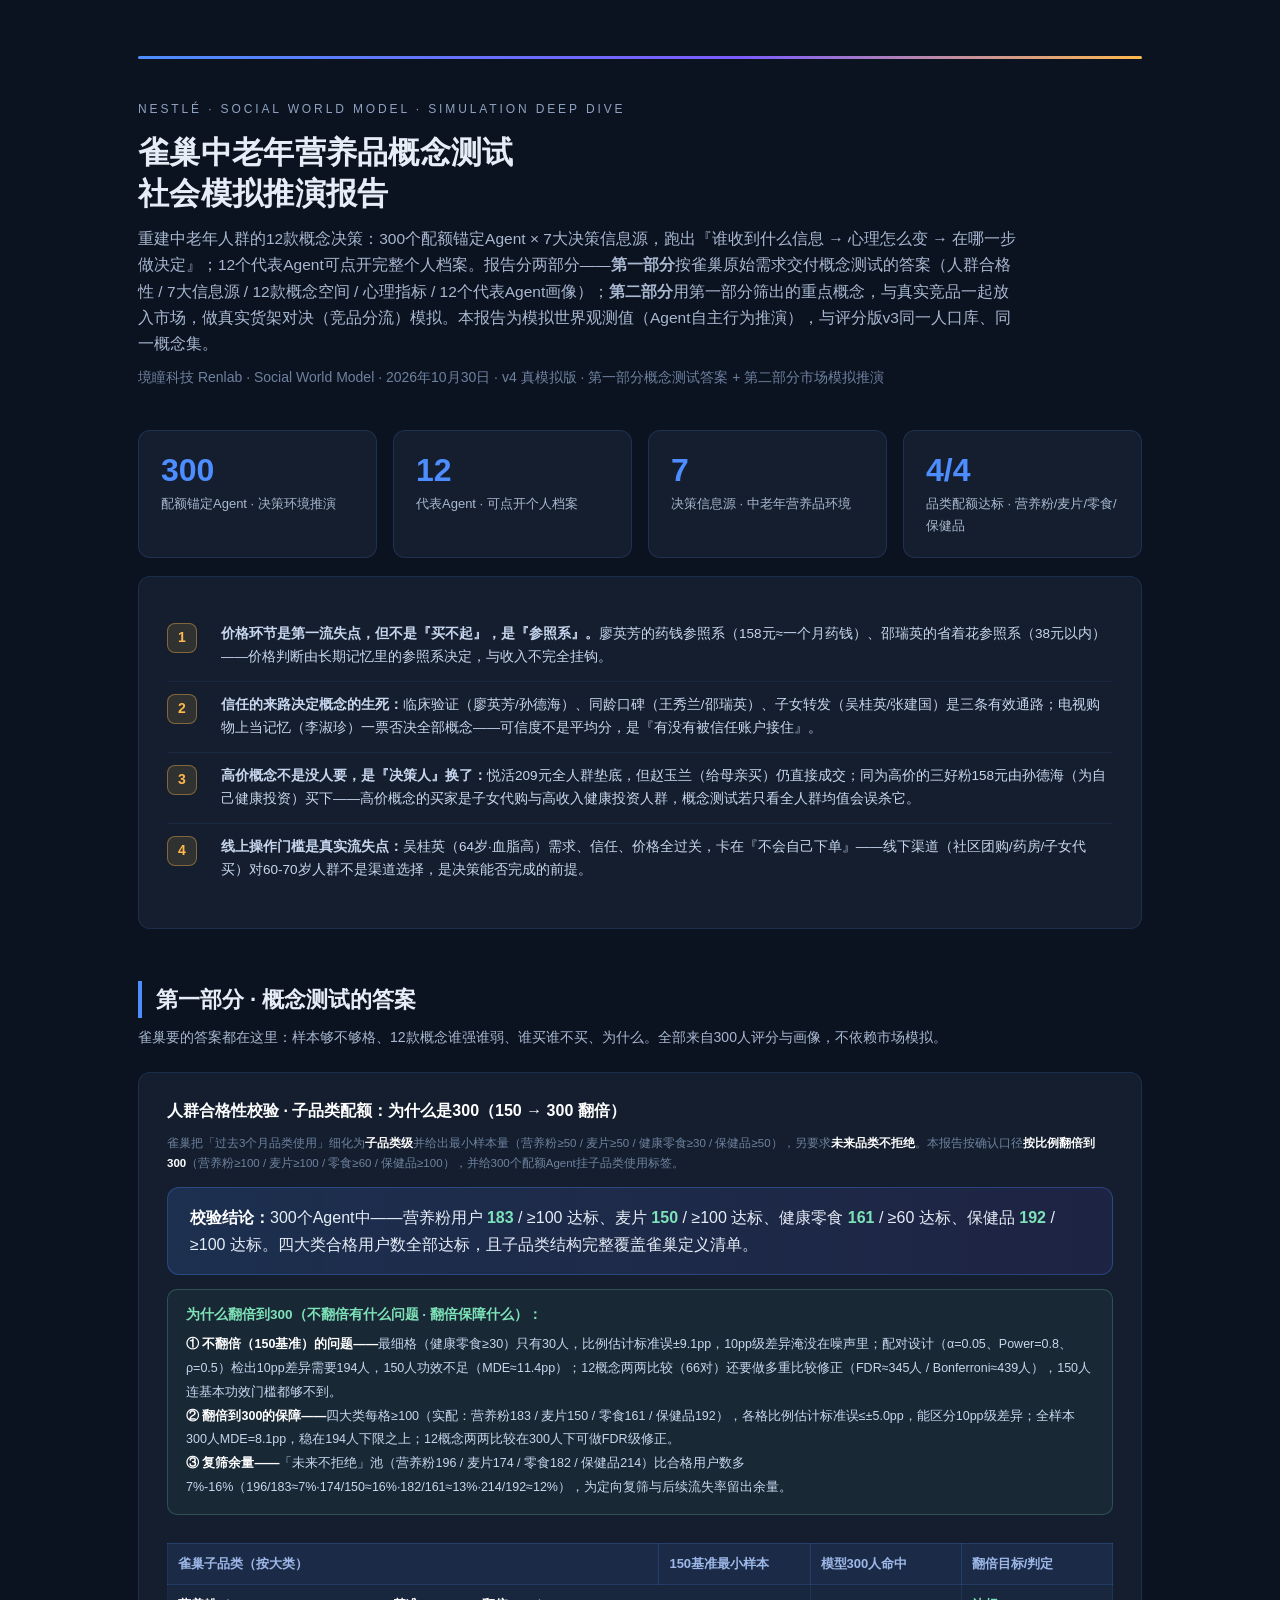
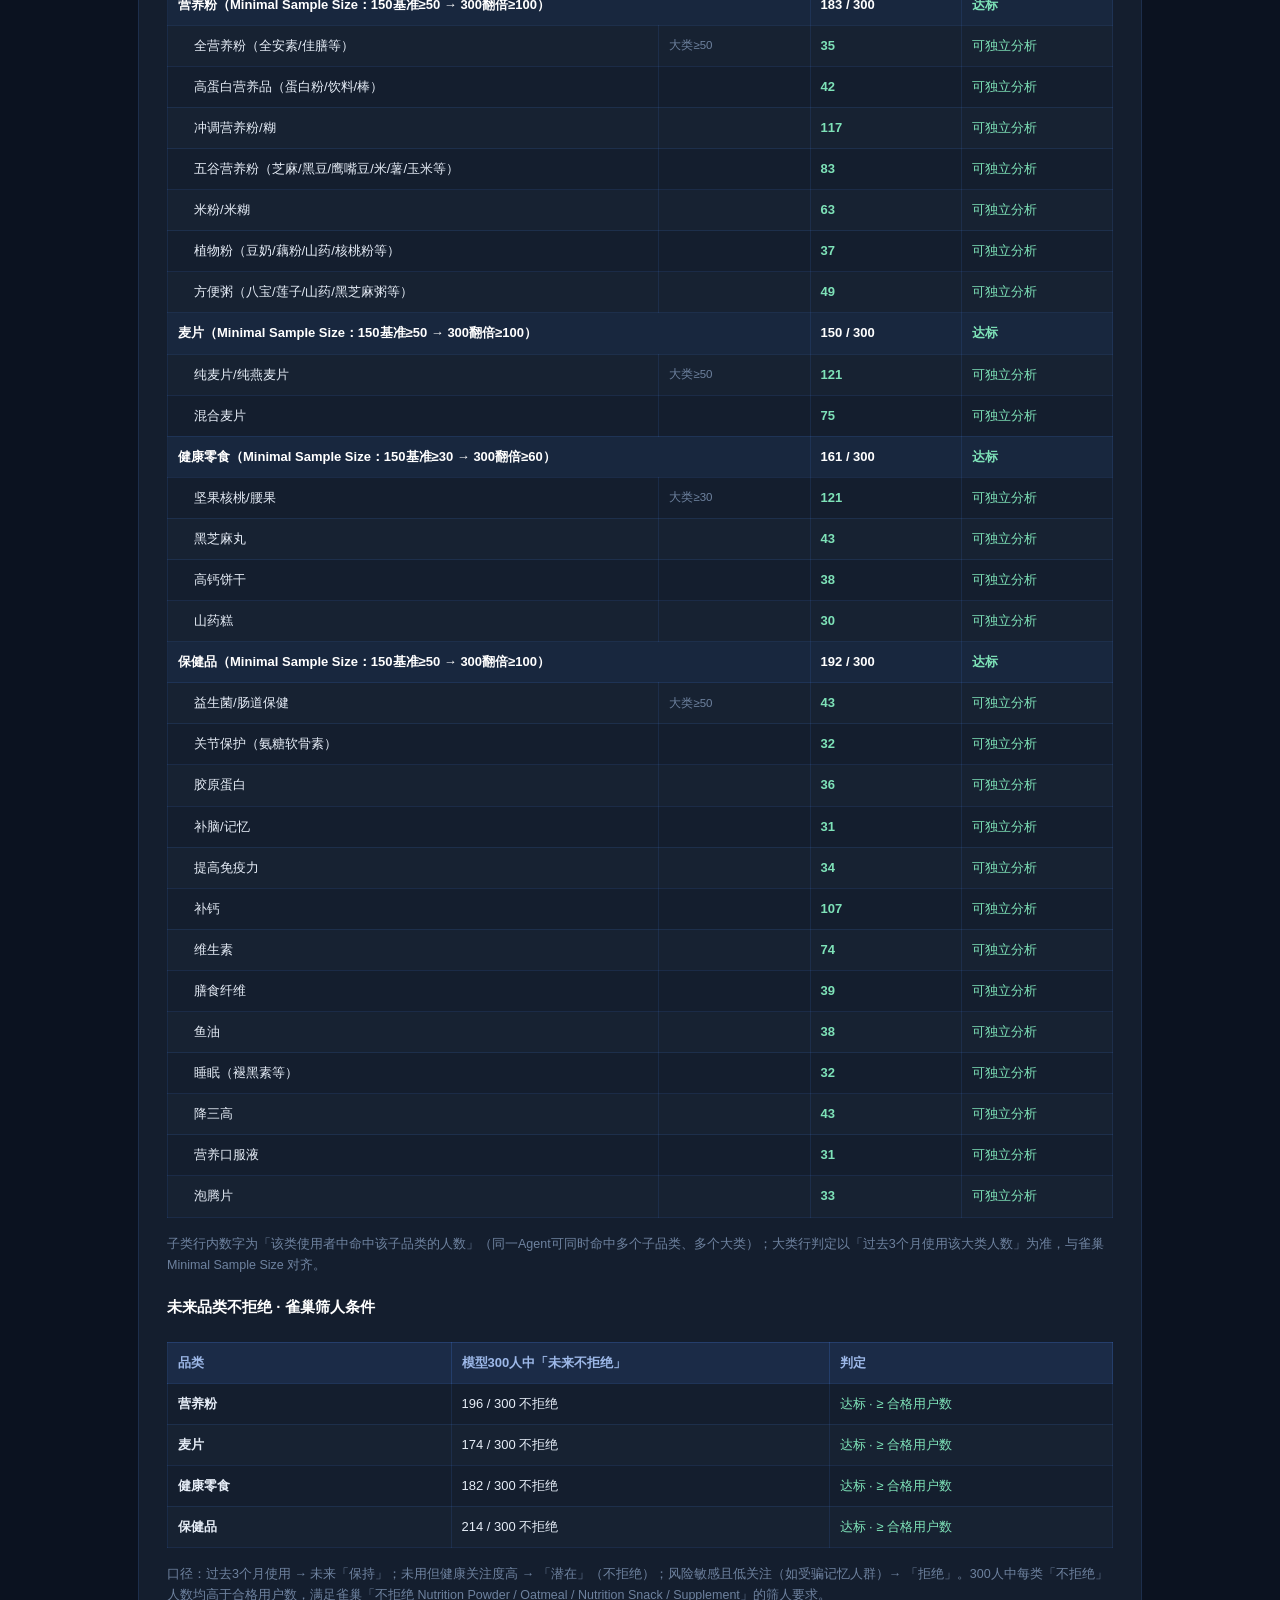
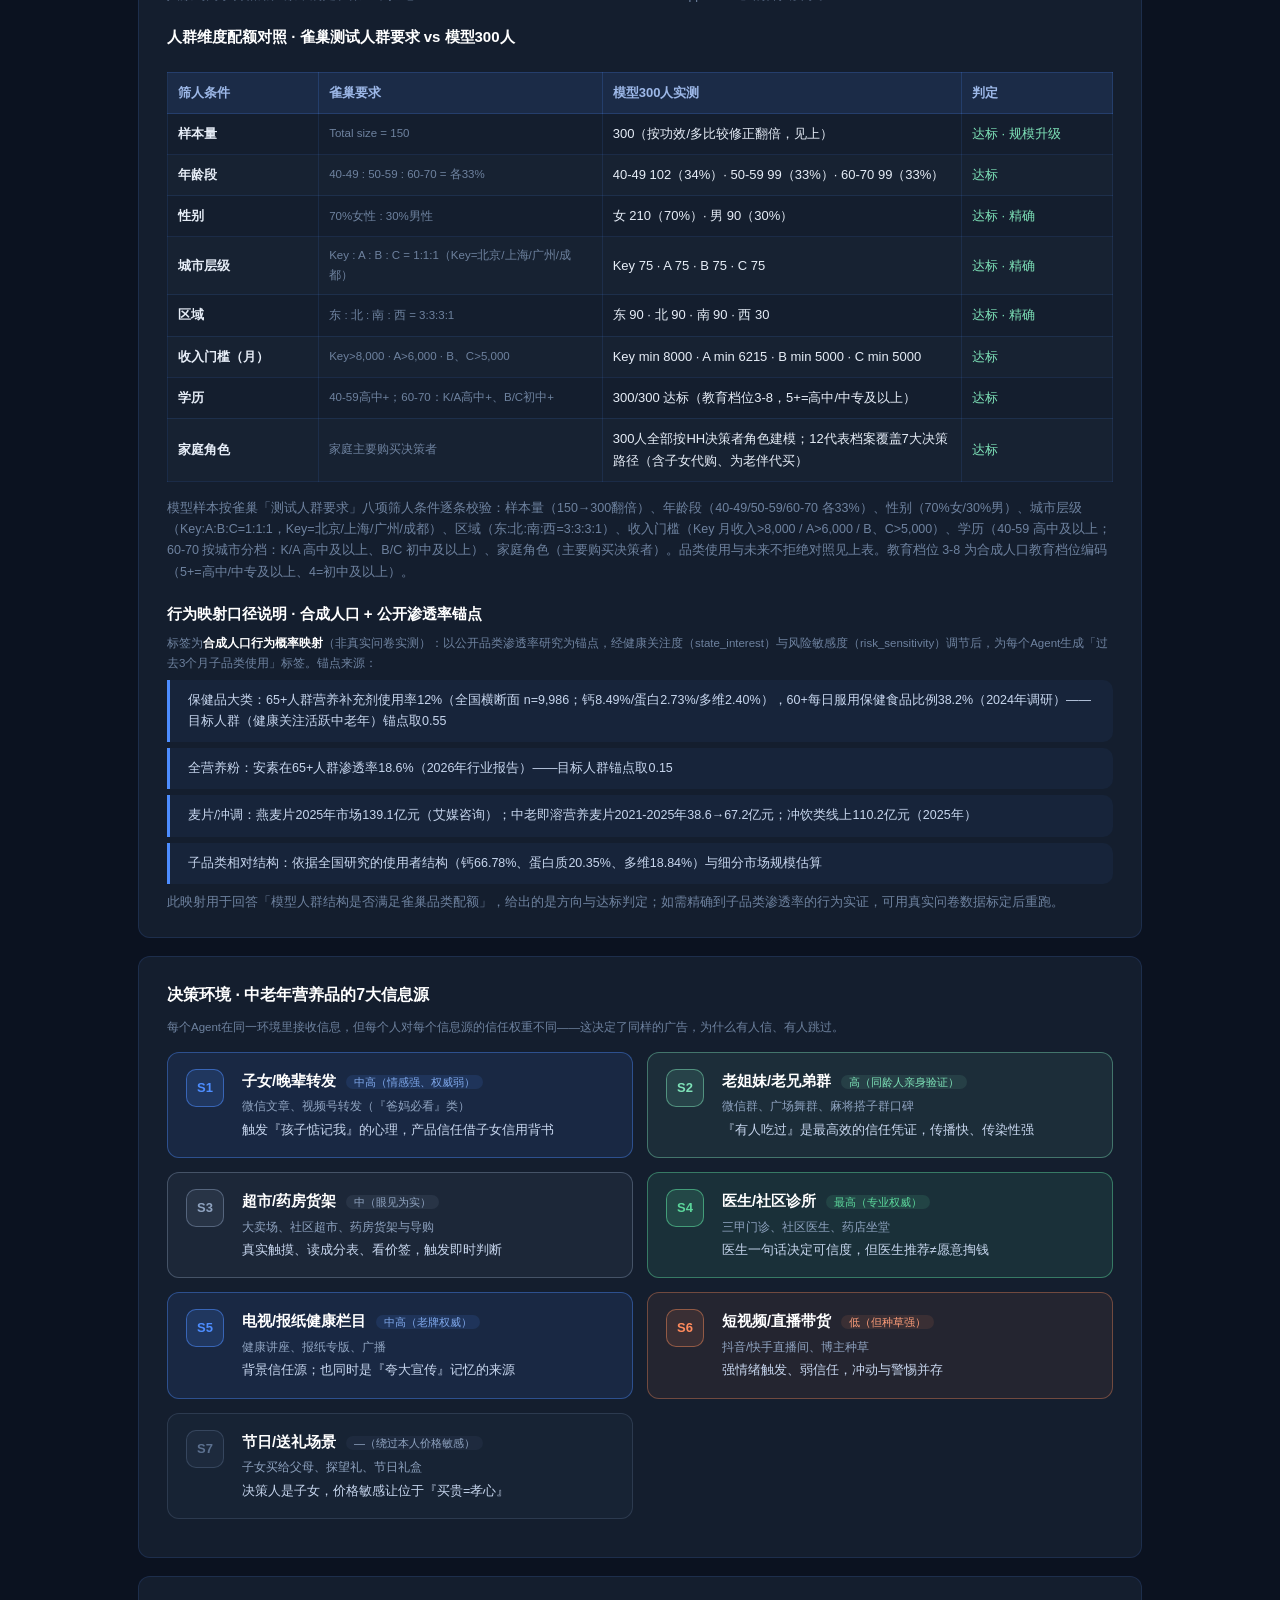
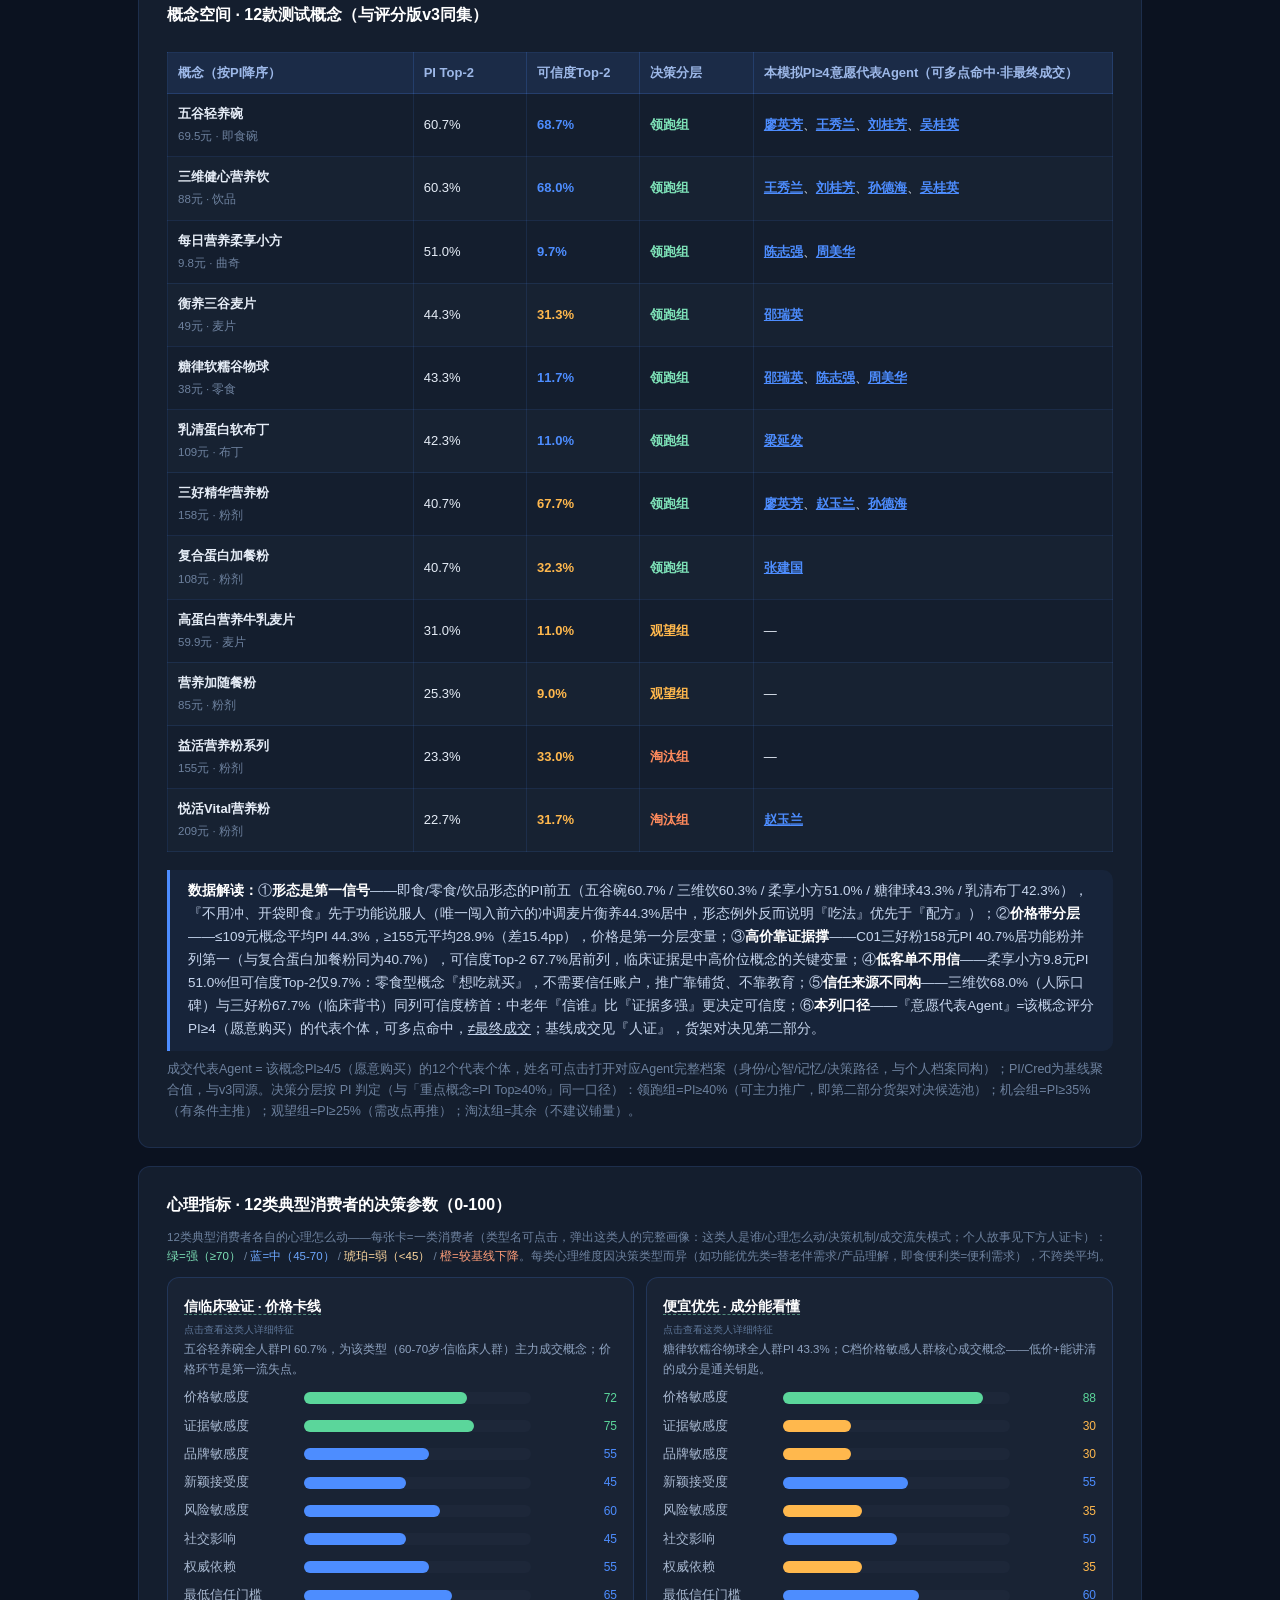
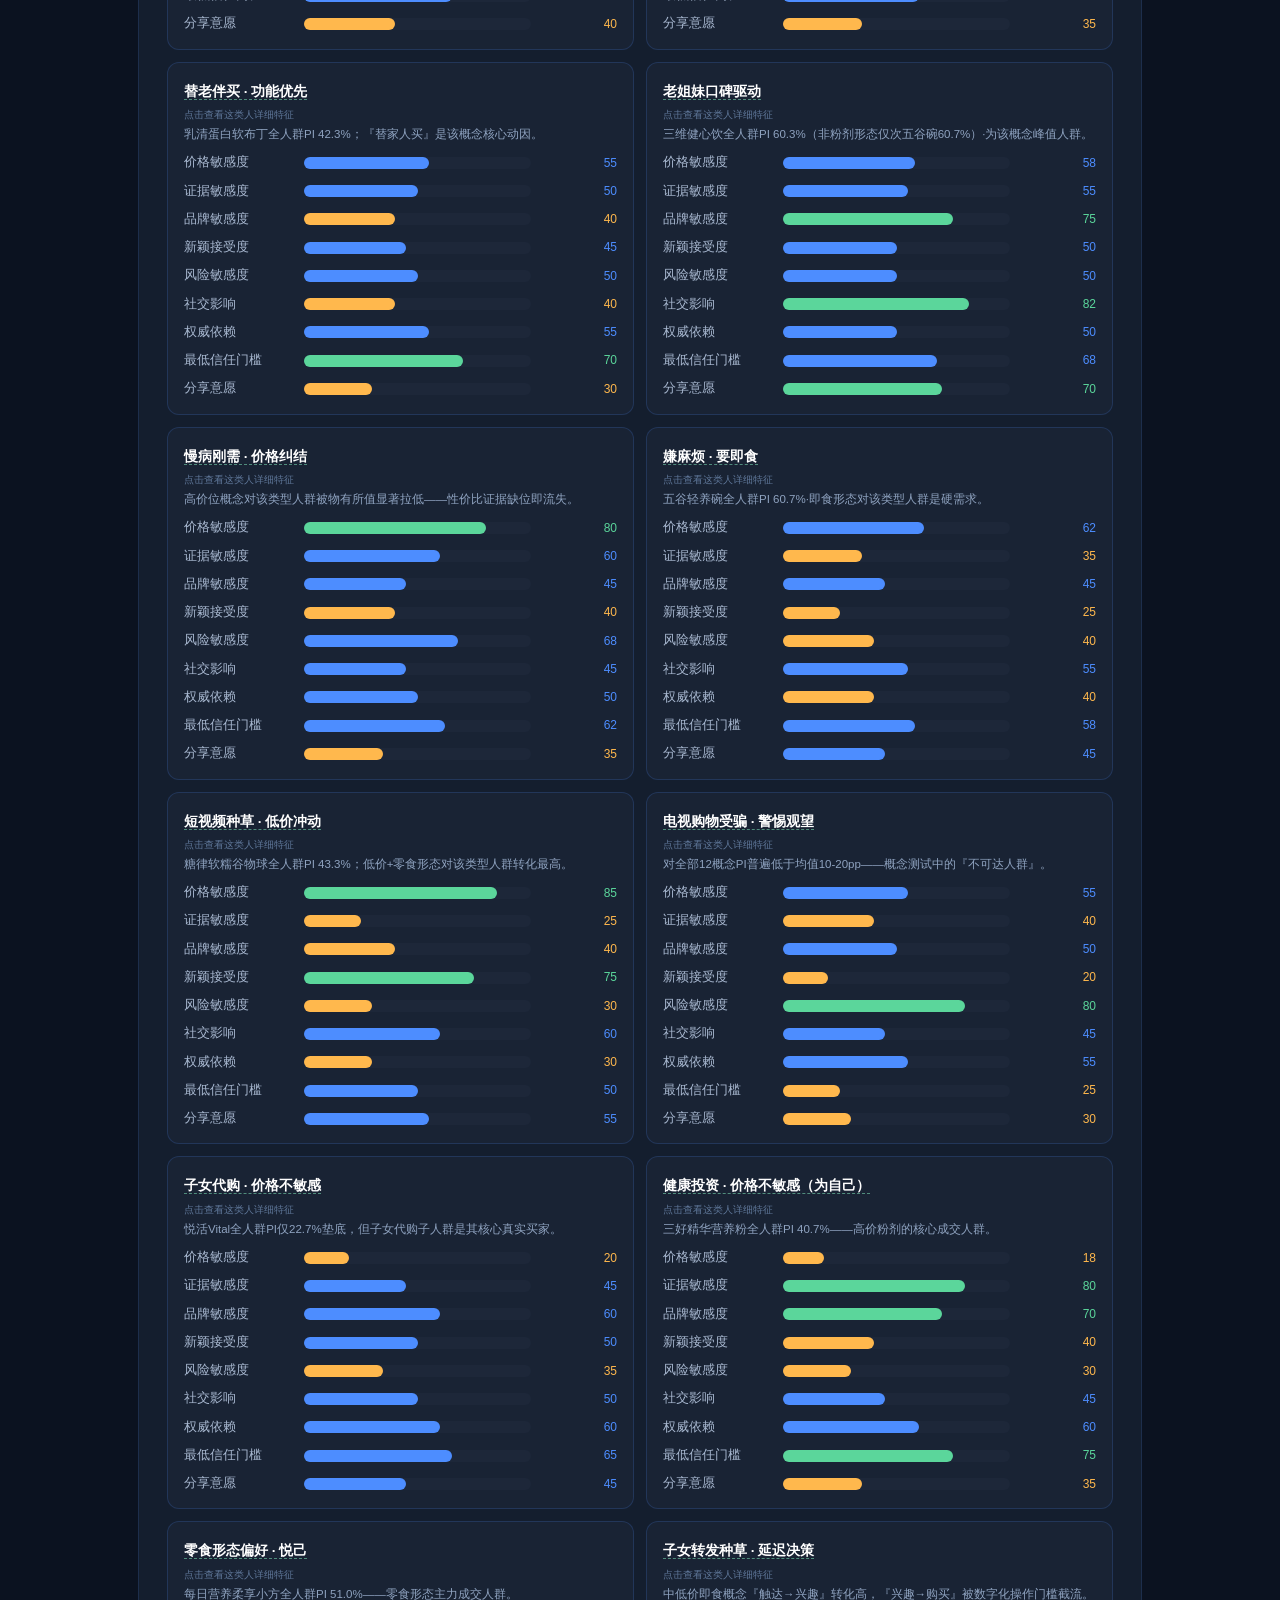
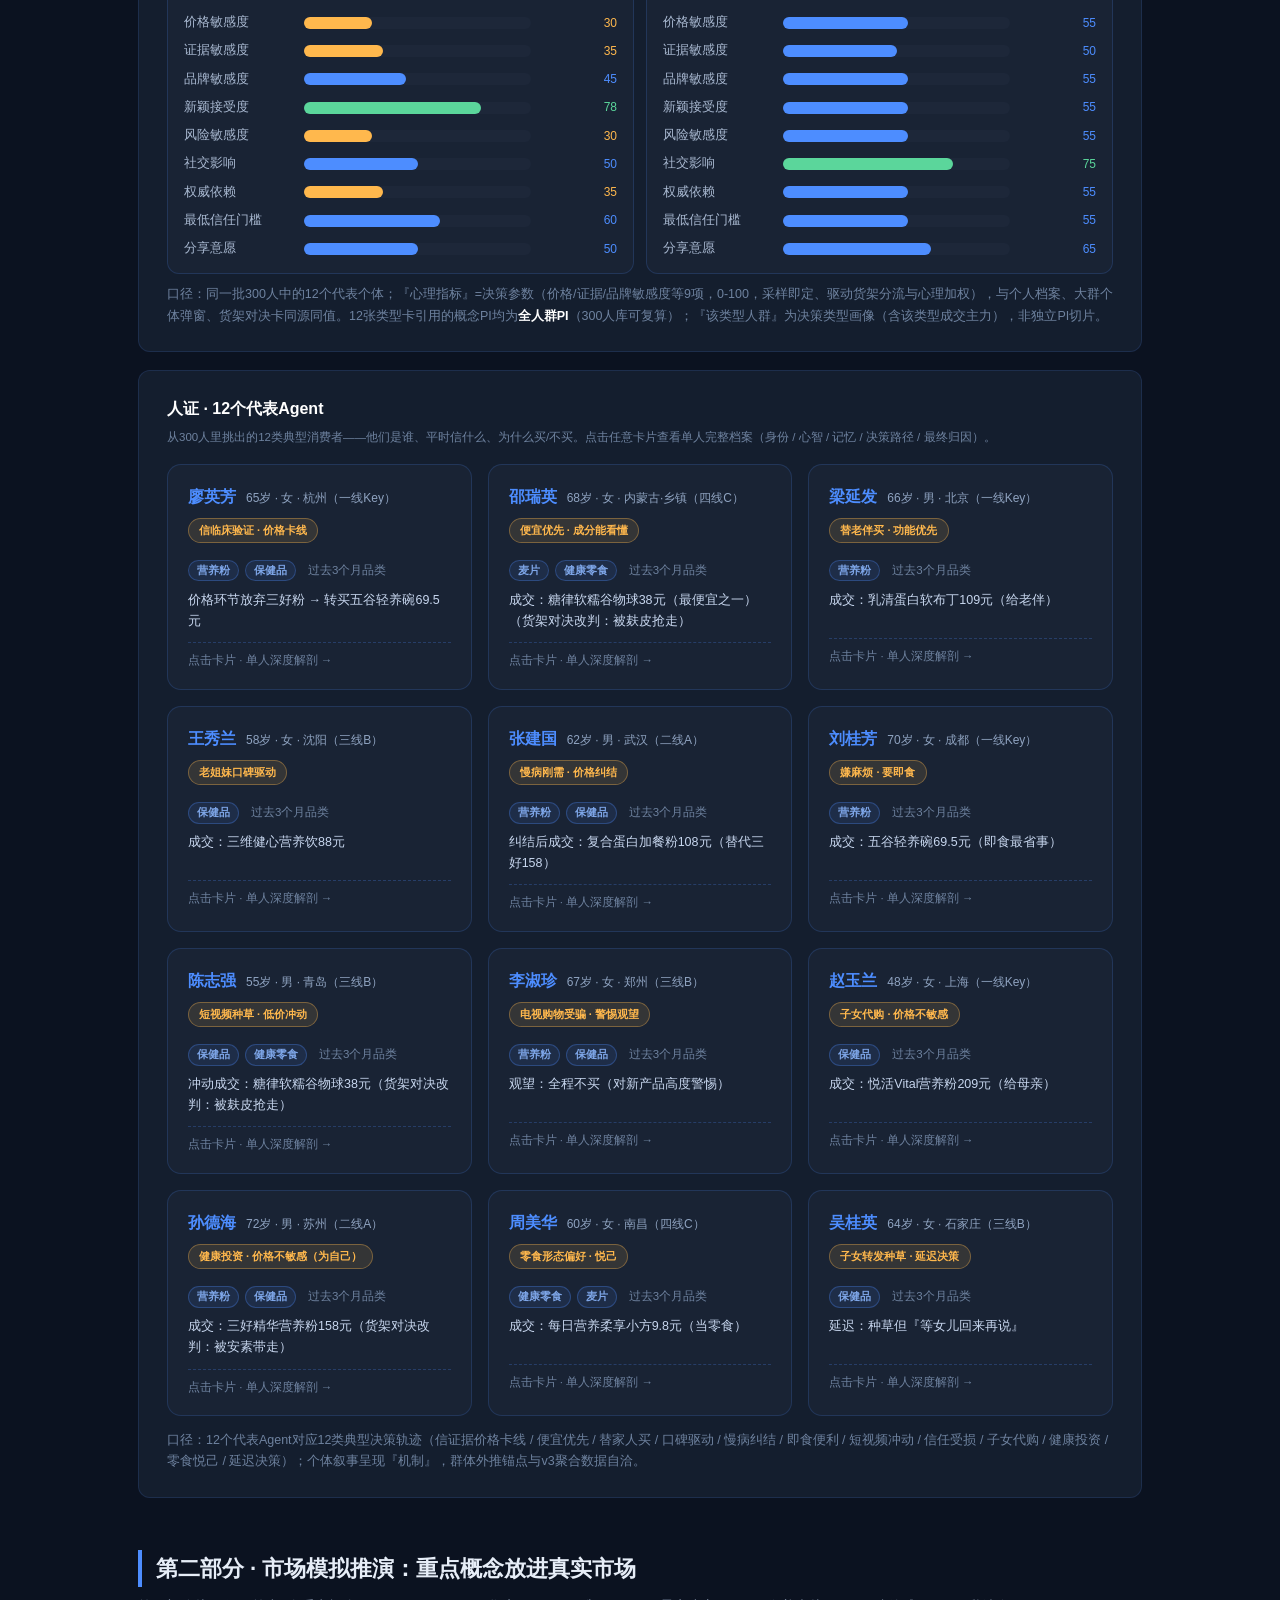
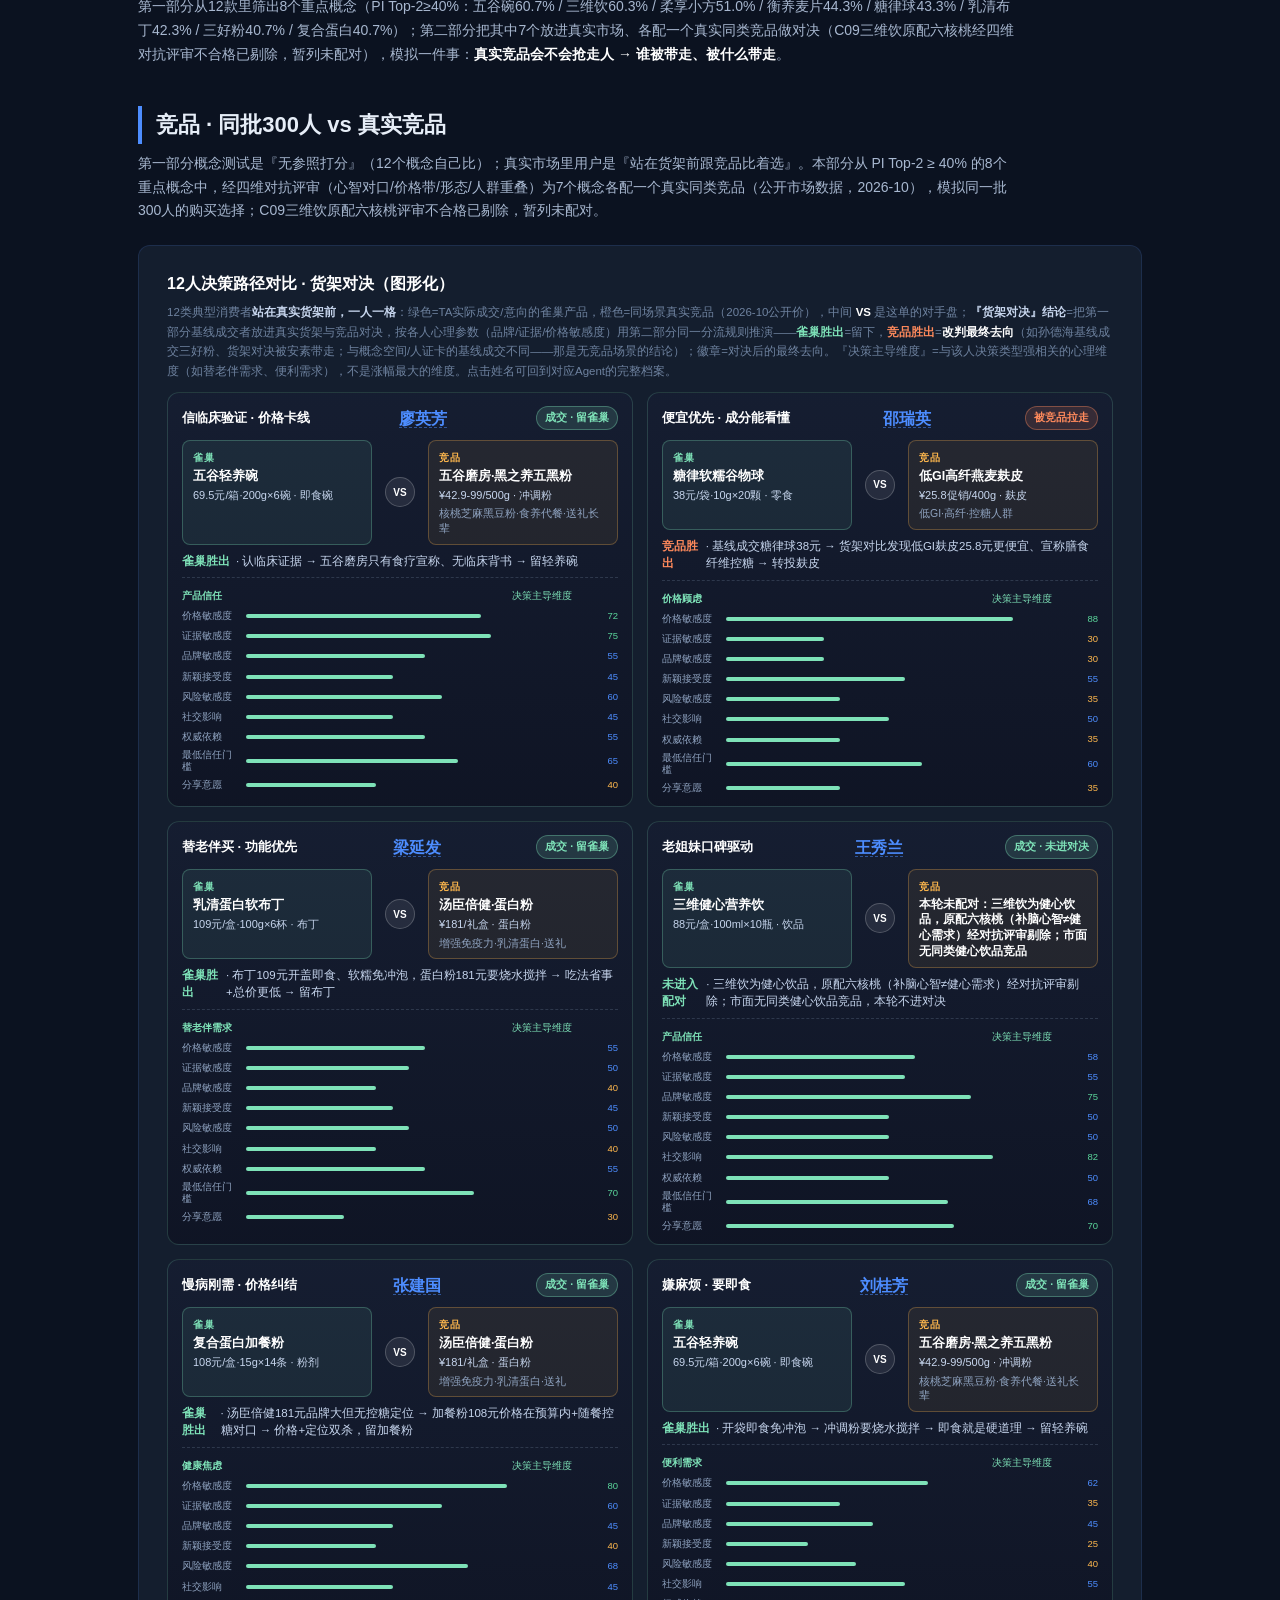
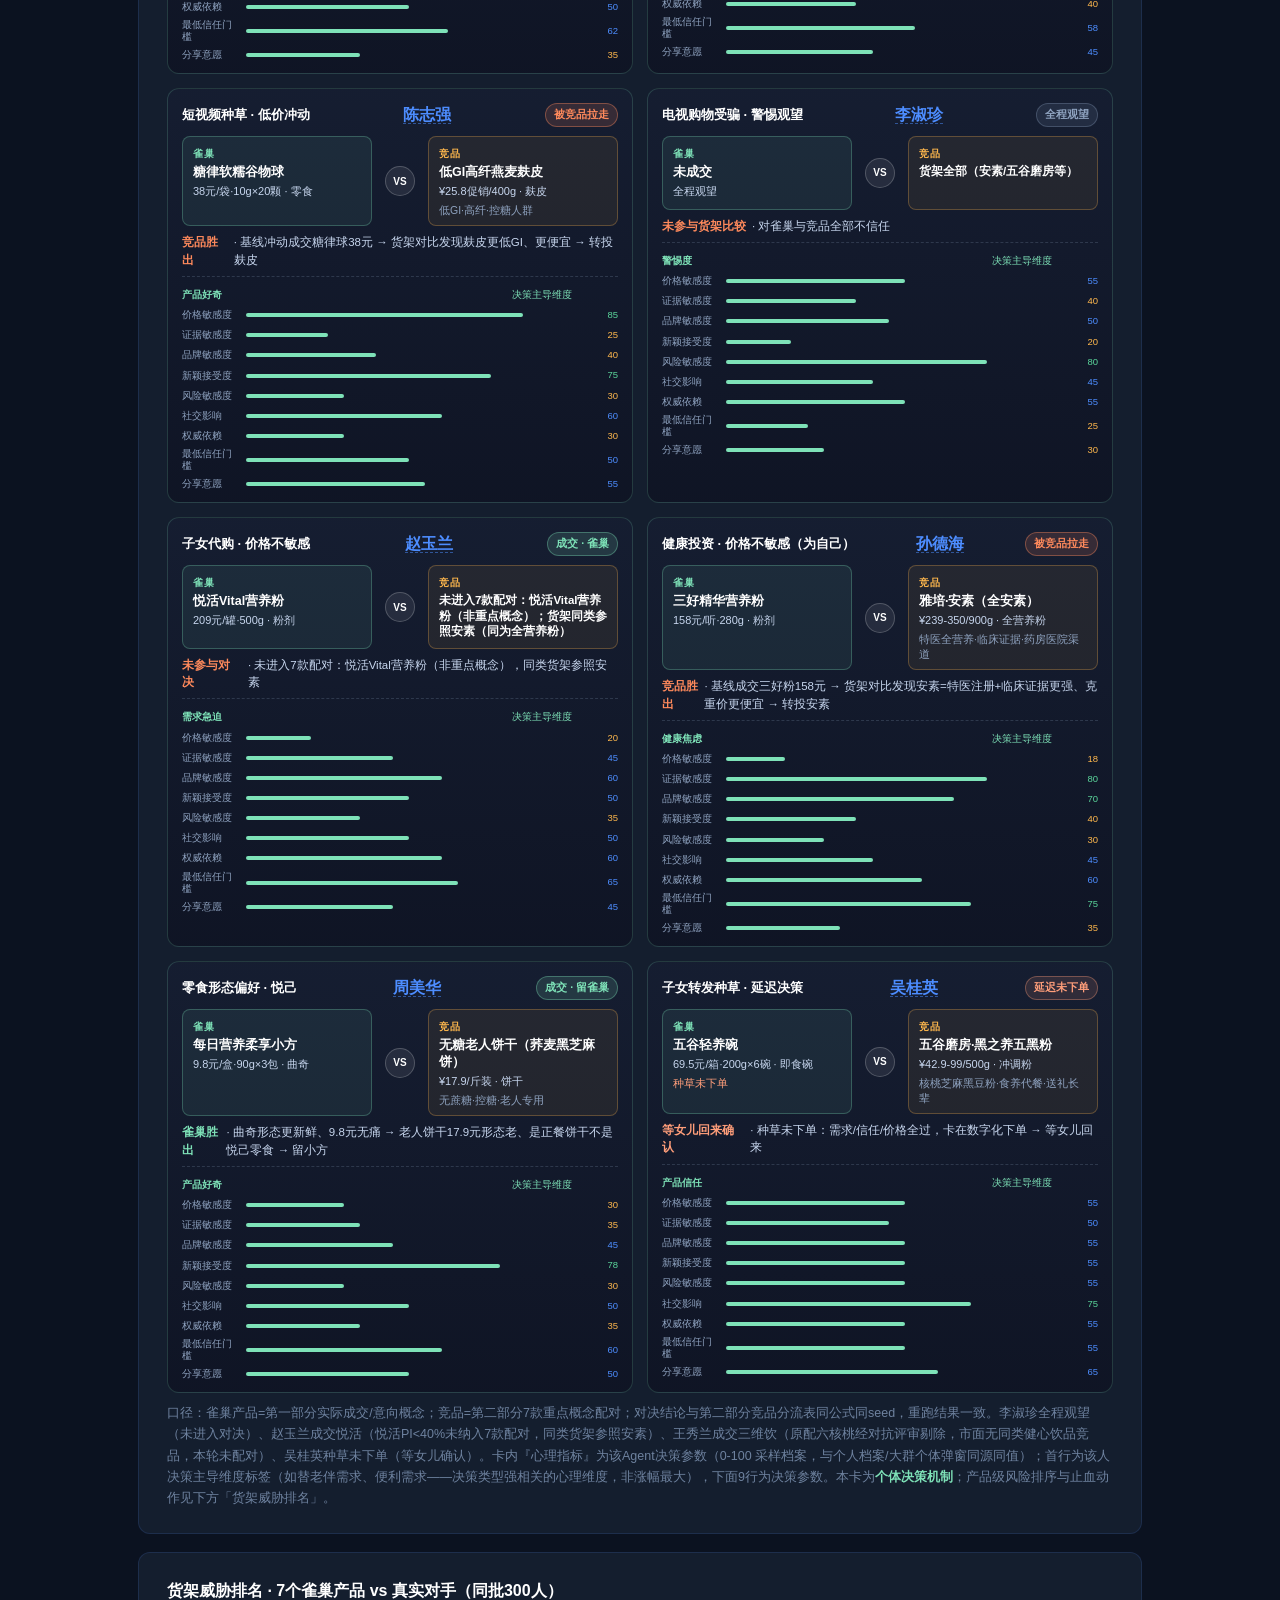
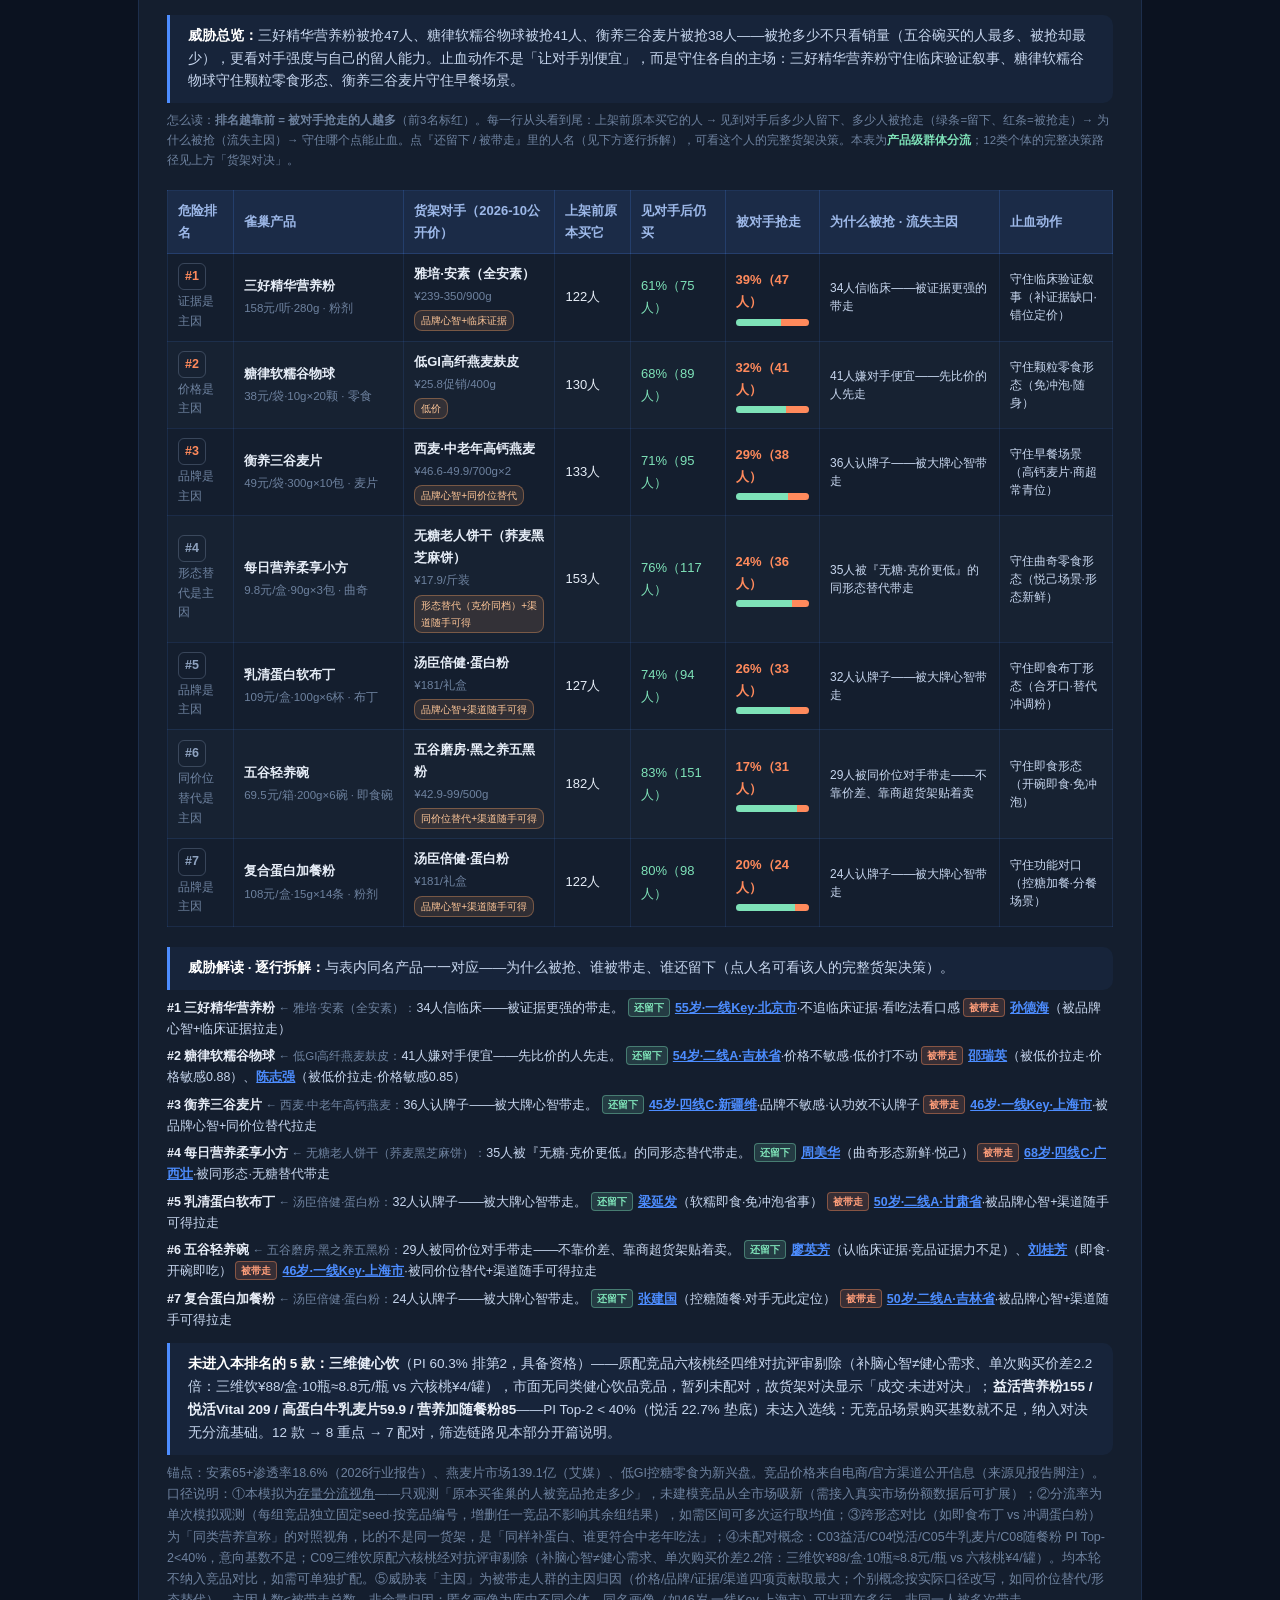
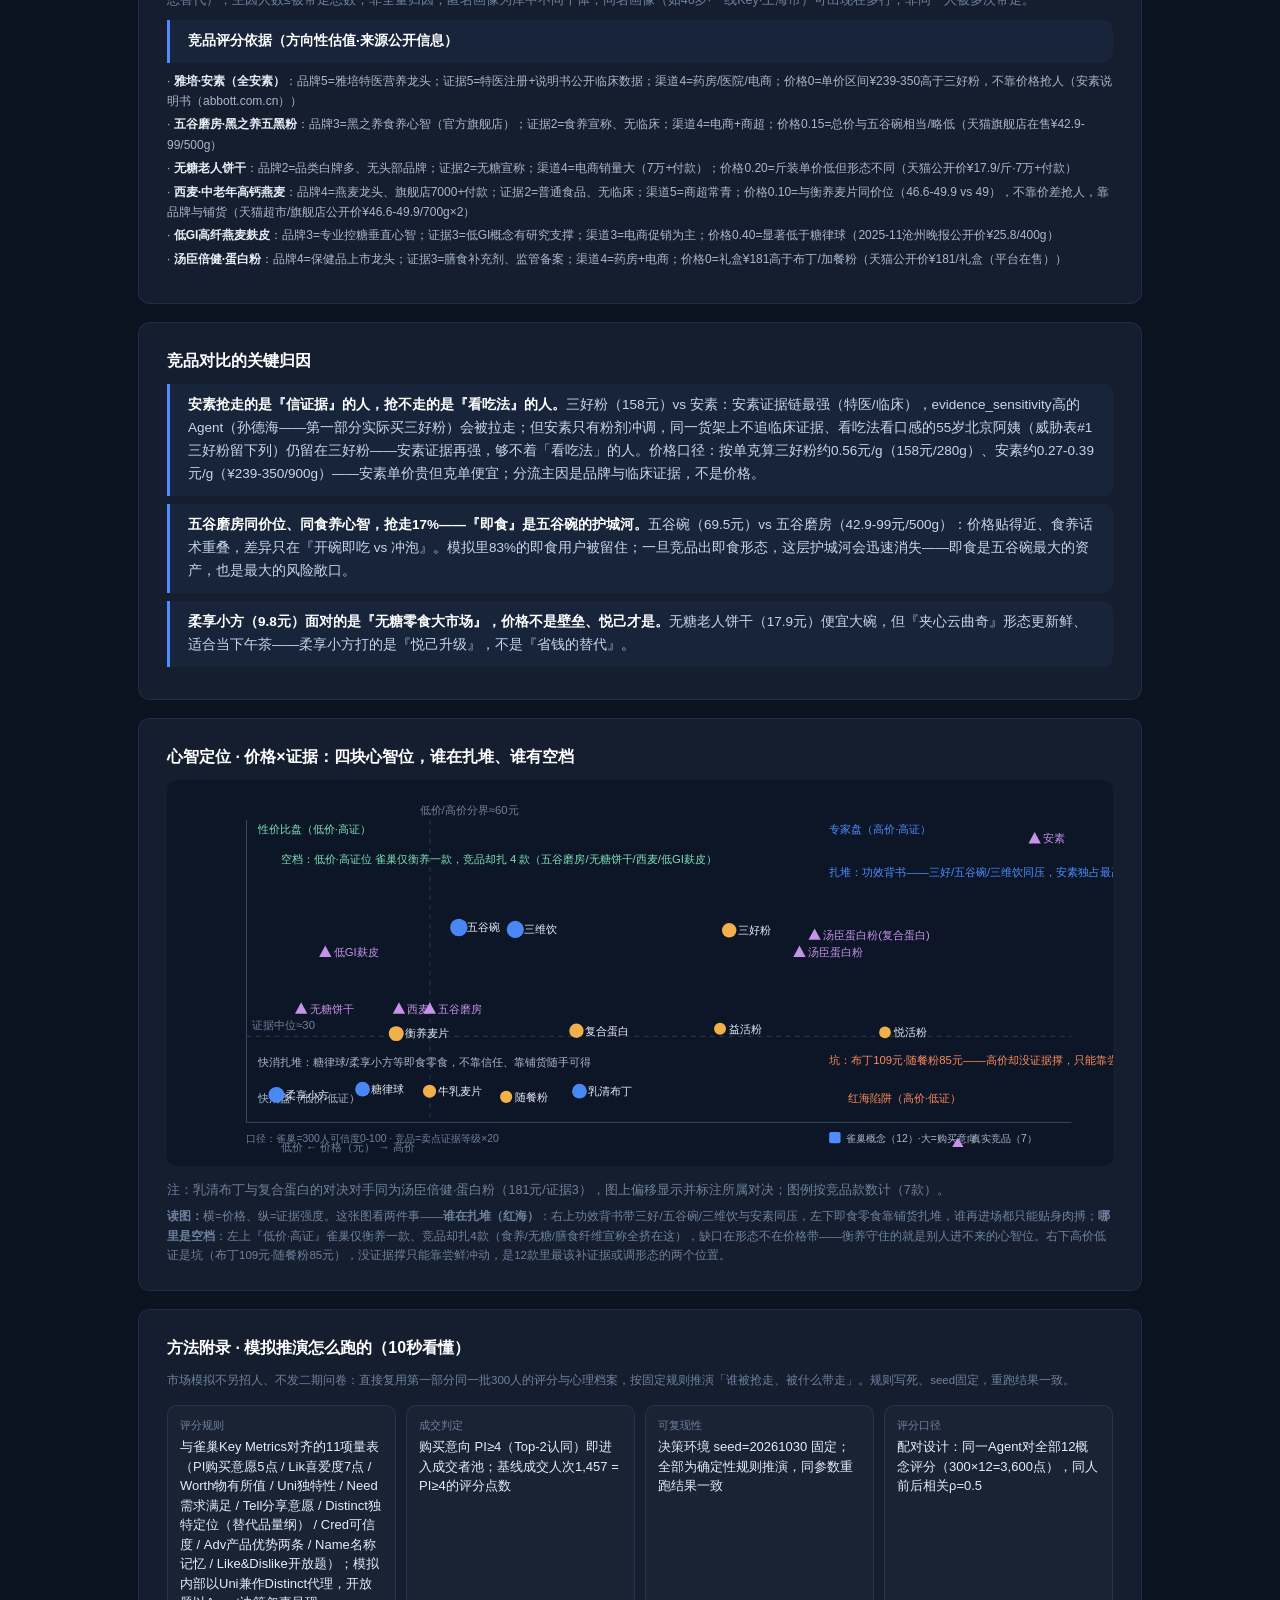
<file: nestle-concept-test-report-v4.html>
<!DOCTYPE html>
<html lang="zh-CN">
<head>
<meta charset="UTF-8">
<meta name="viewport" content="width=device-width, initial-scale=1">
<title>雀巢中老年营养品概念测试 · 社会模拟推演报告 v4</title>
<link rel="icon" href="data:image/svg+xml,%3Csvg xmlns='http://www.w3.org/2000/svg' viewBox='0 0 32 32'%3E%3Crect width='32' height='32' rx='7' fill='%230B1220'/%3E%3Ccircle cx='11' cy='17' r='7' fill='%234D8DFF'/%3E%3Ccircle cx='21' cy='13' r='7' fill='%23FFB84D'/%3E%3C/svg%3E">
<style>
  * { margin:0; padding:0; box-sizing:border-box; }
  html { scroll-behavior:smooth; }
  body { background:#0B1220; color:#E6EDF7; font-family:-apple-system,BlinkMacSystemFont,"PingFang SC","Hiragino Sans GB","Microsoft YaHei",sans-serif; line-height:1.7; -webkit-font-smoothing:antialiased; }
  .wrap { max-width:1100px; margin:0 auto; padding:56px 48px 96px; }
  @media (max-width:720px){ .wrap { padding:32px 18px 72px; } }
  .topline { height:3px; background:linear-gradient(90deg,#4D8DFF,#7C5CFF 60%,#FFB84D); border-radius:2px; margin-bottom:40px; }
  .kicker { font-size:12px; letter-spacing:.24em; color:#8FA3C0; text-transform:uppercase; margin-bottom:14px; }
  h1 { font-size:31px; font-weight:700; line-height:1.3; letter-spacing:.01em; margin-bottom:12px; }
  .lead { font-size:15.5px; color:#A8B8D0; max-width:880px; margin-bottom:8px; }
  .tagline { font-size:14px; color:#6E829F; margin-bottom:40px; }
  h2 { font-size:22px; font-weight:700; margin:52px 0 8px; padding-left:14px; border-left:4px solid #4D8DFF; }
  .sec-sub { font-size:14px; color:#A8B8D0; margin-bottom:22px; max-width:880px; }
  .dim { font-weight:400; color:#6E829F; font-size:11.5px; }
  .card { background:rgba(30,41,59,.55); border:1px solid rgba(77,141,255,.14); border-radius:12px; padding:24px 28px; margin:18px 0; }
  .kpis { display:grid; grid-template-columns:repeat(4,1fr); gap:16px; margin:8px 0; }
  @media (max-width:720px){ .kpis { grid-template-columns:1fr 1fr; } }
  .kpi { background:rgba(30,41,59,.55); border:1px solid rgba(77,141,255,.18); border-radius:12px; padding:20px 22px; }
  .kpi .num { font-size:32px; font-weight:800; color:#4D8DFF; line-height:1.2; }
  .kpi .lbl { font-size:13px; color:#A8B8D0; margin-top:4px; }
  table { width:100%; border-collapse:collapse; margin:14px 0 8px; font-size:13px; table-layout:fixed; }
  .tbl-scroll { overflow-x:auto; -webkit-overflow-scrolling:touch; }
  @media (max-width: 700px) { .tbl-scroll.tbl-comp table { min-width:780px; } }
  .dir-stay { font-size:12px; color:#7EE2B8; margin:2px 0; line-height:1.5; }
  .comp-tag { display:inline-block; margin-top:3px; padding:1px 6px; font-size:10px; color:#FFC799; background:rgba(255,167,102,.12); border:1px solid rgba(255,167,102,.35); border-radius:8px; }
  .splitbar { display:flex; height:7px; border-radius:4px; overflow:hidden; margin-top:5px; background:rgba(143,163,192,.15); }
  .splitbar .sb-keep { background:#7EE2B8; }
  .splitbar .sb-def { background:#FF8A5C; }
  .def-why { font-size:12px; line-height:1.5; color:#E6EDF7; }
  .def-why b { color:#FFD9A0; }
  .thr-rank { display:inline-block; font-size:12.5px; font-weight:700; color:#8FA3C0; }
  .thr-rank.rk-hi { color:#FF8A5C; }  table td .thr-rank { padding:2px 6px; border:1px solid rgba(143,163,192,.3); border-radius:6px; }
  .dir-defect { font-size:12px; color:#FF9E7A; margin:2px 0; line-height:1.5; }
  .dir-lbl { display:inline-block; font-size:10px; font-weight:700; padding:0 5px; border-radius:4px; margin-right:5px; vertical-align:1px; }
  .dir-lbl.s { background:rgba(126,226,184,.15); color:#7EE2B8; border:1px solid rgba(126,226,184,.4); }
  .dir-lbl.d { background:rgba(255,142,92,.15); color:#FF9E7A; border:1px solid rgba(255,142,92,.4); }
  .ag-link { color:#4D8DFF; text-decoration:underline; cursor:pointer; font-weight:600; }
  .ag-link:hover { color:#7EA6E8; }
  th { background:rgba(77,141,255,.12); color:#9DB8E8; text-align:left; font-weight:600; padding:9px 10px; border:1px solid rgba(77,141,255,.2); }
  td { padding:9px 10px; border:1px solid rgba(77,141,255,.12); vertical-align:middle; word-wrap:break-word; overflow-wrap:break-word; }
  tr:nth-child(even) td { background:rgba(30,41,59,.35); }
  td:first-child { font-weight:600; color:#E6EDF7; }
  .src-grid { display:grid; grid-template-columns:repeat(2,1fr); gap:14px; margin:14px 0; }
  @media (max-width:720px){ .src-grid { grid-template-columns:1fr; } }
  .src { display:grid; grid-template-columns:44px 1fr; gap:12px; background:rgba(30,41,59,.55); border:1px solid rgba(77,141,255,.14); border-radius:12px; padding:16px 18px; }
  .src-hi { background:rgba(91,214,155,.10); border-color:rgba(91,214,155,.45); }
  .src-hi .src-id { background:rgba(91,214,155,.15); border-color:rgba(91,214,155,.6); color:#5BD69B; }
  .src-hi2 { background:rgba(126,226,184,.08); border-color:rgba(126,226,184,.4); }
  .src-hi2 .src-id { background:rgba(126,226,184,.12); border-color:rgba(126,226,184,.5); color:#7EE2B8; }
  .src-mid2 { background:rgba(77,141,255,.10); border-color:rgba(77,141,255,.4); }
  .src-mid2 .src-id { background:rgba(77,141,255,.15); border-color:rgba(77,141,255,.55); color:#4D8DFF; }
  .src-mid { background:rgba(143,163,192,.07); border-color:rgba(143,163,192,.35); }
  .src-mid .src-id { background:rgba(143,163,192,.10); border-color:rgba(143,163,192,.45); color:#8FA3C0; }
  .src-lo { background:rgba(255,142,92,.07); border-color:rgba(255,142,92,.35); }
  .src-lo .src-id { background:rgba(255,142,92,.10); border-color:rgba(255,142,92,.45); color:#FF8A5C; }
  .src-na { background:rgba(92,113,144,.06); border-color:rgba(92,113,144,.3); }
  .src-na .src-id { background:rgba(92,113,144,.10); border-color:rgba(92,113,144,.4); color:#5C7190; }
  .trust-hi { color:#5BD69B !important; background:rgba(91,214,155,.12); padding:1px 8px; border-radius:10px; }
  .trust-hi2 { color:#7EE2B8 !important; background:rgba(126,226,184,.10); padding:1px 8px; border-radius:10px; }
  .trust-mid2 { color:#7EA6E8 !important; background:rgba(77,141,255,.12); padding:1px 8px; border-radius:10px; }
  .trust-mid { color:#8FA3C0 !important; background:rgba(143,163,192,.10); padding:1px 8px; border-radius:10px; }
  .trust-lo { color:#FF9E7A !important; background:rgba(255,142,92,.10); padding:1px 8px; border-radius:10px; }
  .trust-na { color:#8FA3C0 !important; background:rgba(92,113,144,.10); padding:1px 8px; border-radius:10px; }
  .psych-agg { display:grid; grid-template-columns:1fr 1fr; gap:6px 28px; margin:10px 0; }
  @media (max-width:720px){ .psych-agg { grid-template-columns:1fr; } }
  .psy-grid { display:grid; grid-template-columns:repeat(2,1fr); gap:12px; margin:10px 0; }
  @media (max-width:720px){ .psy-grid { grid-template-columns:1fr; } }
  .psy-card { background:rgba(30,41,59,.55); border:1px solid rgba(77,141,255,.18); border-radius:12px; padding:14px 16px 8px; }
  .psy-card .psy-head { font-size:13.5px; font-weight:700; color:#FFF; margin-bottom:2px; }
  .psy-card .psy-sub { font-size:11.5px; color:#8FA3C0; margin-bottom:8px; }
  .psy-link { color:#FFF; font-size:13.5px; font-weight:700; text-decoration:none; border-bottom:1px dashed rgba(126,226,184,.55); cursor:pointer; }
  .psy-hint { font-size:10px; color:#5F7799; margin:2px 0 2px; }
  .psy-card .pr { margin-bottom:6px; }
  .shelf-grid { display:grid; grid-template-columns:repeat(2,1fr); gap:14px; margin:10px 0; }
  @media (max-width:720px){ .shelf-grid { grid-template-columns:1fr; } }
  .shelf-card { background:linear-gradient(180deg,rgba(22,30,50,.88),rgba(15,20,36,.88)); border:1px solid rgba(126,226,184,.18); border-radius:12px; padding:12px 14px 10px; }
  .shelf-head { display:flex; align-items:center; justify-content:space-between; gap:8px; margin-bottom:8px; }
  .shelf-title { font-size:13px; font-weight:700; color:#FFF; }
  .shelf-name { color:#4D8DFF; font-size:10.5px; cursor:pointer; border-bottom:1px dashed rgba(77,141,255,.5); }
  .shelf-badge { font-size:10.5px; font-weight:700; padding:2px 8px; border-radius:20px; white-space:nowrap; }
  .b-won { background:rgba(126,226,184,.14); color:#7EE2B8; border:1px solid rgba(126,226,184,.35); }
  .b-watch { background:rgba(143,163,192,.12); color:#8FA3C0; border:1px solid rgba(143,163,192,.3); }
  .b-late { background:rgba(255,158,122,.12); color:#FF9E7A; border:1px solid rgba(255,158,122,.35); }
  .b-defect { background:rgba(255,138,92,.14); color:#FF8A5C; border:1px solid rgba(255,138,92,.38); }
  .shelf-duel { display:grid; grid-template-columns:1fr 40px 1fr; gap:8px; align-items:stretch; }
  .shelf-item { border-radius:8px; padding:8px 10px; }
  .shelf-n { background:rgba(126,226,184,.08); border:1px solid rgba(126,226,184,.28); }
  .shelf-c { background:rgba(255,184,77,.07); border:1px solid rgba(255,184,77,.28); }
  .shelf-item .tag { font-size:10px; font-weight:800; letter-spacing:.5px; }
  .shelf-n .tag { color:#7EE2B8; }
  .shelf-c .tag { color:#FFB84D; }
  .shelf-item .nm { font-weight:700; font-size:12.5px; color:#FFF; margin-top:2px; line-height:1.35; }
  .shelf-item .sub { font-size:11px; color:#C7D6EE; margin-top:1px; }
  .shelf-item .desc { font-size:10.5px; color:#8FA3C0; margin-top:2px; line-height:1.4; }
  .vs-wrap { display:flex; align-items:center; justify-content:center; }
  .vs-wrap span { width:30px; height:30px; border-radius:50%; background:rgba(255,255,255,.08); border:1px solid rgba(255,255,255,.2); color:#FFF; font-size:10px; font-weight:800; display:flex; align-items:center; justify-content:center; }
  .shelf-arrow { display:flex; align-items:center; gap:6px; margin:8px 0 0; font-size:11.5px; color:#C7D6EE; line-height:1.5; }
  .shelf-arrow .ar { color:#7EE2B8; font-weight:700; }
  .shelf-arrow .ar-x { color:#FF8A5C; font-weight:700; }
  .shelf-arrow .ar-w { color:#FF9E7A; font-weight:700; }
  .shelf-dim { font-size:10.5px; color:#7EE2B8; margin-top:3px; }
  .psy-mini { margin-top:7px; padding-top:6px; border-top:1px dashed rgba(143,163,192,.22); }
  .pm-row { display:grid; grid-template-columns:58px 1fr 40px; gap:6px; align-items:center; margin-top:4px; }
  .pm-name { font-size:10px; color:#8FA3C0; line-height:1.2; }
  .pm-name.pm-lead { color:#7EE2B8; font-weight:700; }
  .pm-track { display:flex; flex-direction:column; gap:2px; }
  .pm-b { height:4px; border-radius:2px; }
  .pm-b0 { background:rgba(143,163,192,.5); }
  .pm-b1 { background:#7EE2B8; }
  .pm-val { font-size:9.5px; color:#7EE2B8; text-align:right; white-space:nowrap; }
  .src-id { width:38px; height:38px; border-radius:10px; background:rgba(77,141,255,.12); border:1px solid rgba(77,141,255,.35); color:#4D8DFF; font-weight:800; font-size:13px; display:flex; align-items:center; justify-content:center; }
  .src-name { font-size:14.5px; font-weight:700; color:#FFF; }
  .src-trust { font-size:11px; color:#FFB84D; margin-left:10px; font-weight:400; }
  .src-scene { font-size:12px; color:#8FA3C0; margin:3px 0; }
  .src-note { font-size:12.5px; color:#C7D6EE; }
  .acard { background:rgba(30,41,59,.55); border:1px solid rgba(77,141,255,.18); border-radius:14px; padding:18px 20px; cursor:pointer; transition:border-color .15s, transform .15s; }
  .acard:hover { border-color:#4D8DFF; transform:translateY(-2px); }
  .ac-head { display:flex; align-items:baseline; gap:10px; }
  .ac-name { font-weight:800; color:#4D8DFF; font-size:16px; }
  .ac-age { font-size:12px; color:#8FA3C0; }
  .ac-tag { display:inline-block; font-size:11px; font-weight:600; padding:2px 10px; border-radius:20px; margin:8px 0 6px; background:rgba(255,184,77,.12); color:#FFB84D; border:1px solid rgba(255,184,77,.35); }
  .ac-line { font-size:12.5px; color:#C7D6EE; min-height:38px; }
  .ac-open { font-size:11.5px; color:#6E829F; margin-top:10px; border-top:1px dashed rgba(77,141,255,.25); padding-top:8px; }
  .cat-badge { display:inline-block; font-size:10.5px; font-weight:600; padding:1px 8px; border-radius:12px; margin-right:6px; background:rgba(77,141,255,.1); color:#7EA6E8; border:1px solid rgba(77,141,255,.3); }
  .ac-cat { margin:6px 0 8px; }
  .cu-grid { display:grid; grid-template-columns:1fr; gap:6px; }
  .cu-row { display:grid; grid-template-columns:88px 1fr 60px; gap:10px; align-items:center; background:rgba(30,41,59,.5); border:1px solid rgba(77,141,255,.14); border-radius:8px; padding:7px 12px; font-size:12.5px; }
  @media (max-width:720px){ .cu-row { grid-template-columns:74px 1fr 52px; } }
  .cu-cat { font-weight:700; color:#FFF; }
  .cu-sub { color:#A8B8D0; }
  .cu-state { text-align:right; font-weight:700; }
  .quota-banner { background:linear-gradient(90deg, rgba(77,141,255,.16), rgba(124,92,255,.10)); border:1px solid rgba(77,141,255,.3); border-radius:12px; padding:16px 22px; margin:14px 0; }
  .quota-banner b { color:#FFF; }
  tr.cat-row td { background:rgba(77,141,255,.08); font-weight:700; color:#FFF; }
  tr.cat-row td:first-child { color:#FFF; }
  .section-divider { margin:56px 0 8px; padding:18px 22px; background:linear-gradient(90deg, rgba(124,92,255,.18), rgba(77,141,255,.06)); border:1px solid rgba(124,92,255,.35); border-radius:12px; }
  .section-divider span { font-size:17px; font-weight:800; color:#C9B8FF; letter-spacing:.05em; }
  .section-divider p { font-size:13px; color:#A8B8D0; margin-top:6px; }
  .agents { display:grid; grid-template-columns:repeat(3,1fr); gap:16px; margin:14px 0; }
  @media (max-width:720px){ .agents { grid-template-columns:1fr; } }
  .quote { border-left:3px solid #4D8DFF; padding:10px 18px; margin:14px 0; background:rgba(77,141,255,.06); border-radius:0 10px 10px 0; font-size:13.5px; color:#C7D6EE; }
  .quote b { color:#FFFFFF; }
  .note { font-size:12.5px; color:#6E829F; margin:8px 0 0; }
  .dc-row { display:flex; align-items:center; gap:10px; margin:7px 0; }
  .dc-name { width:150px; flex:0 0 150px; font-size:12.5px; color:#C7D6EE; }
  .dc-bar { flex:1; display:flex; height:12px; border-radius:6px; overflow:hidden; background:#1C2940; }
  .dc-bar i { display:block; height:100%; background:#FFB84D; }
  .dc-val { width:46px; flex:0 0 46px; text-align:right; font-weight:700; color:#E6EDF7; font-size:12.5px; }
  .m-grid { display:grid; grid-template-columns:repeat(4,1fr); gap:10px; margin:12px 0 6px; }
  @media (max-width:720px){ .m-grid { grid-template-columns:1fr 1fr; } }
  .m-cell { background:rgba(30,41,59,.5); border:1px solid rgba(77,141,255,.16); border-radius:10px; padding:10px 12px; }
  .m-cell .mc-k { font-size:11px; color:#6E829F; margin-bottom:3px; }
  .m-cell .mc-v { font-size:13px; color:#E6EDF7; line-height:1.5; }
  .path-row td { border-bottom:1px solid rgba(110,130,159,.15); padding:9px 8px; vertical-align:top; }
  .footer { border-top:1px solid rgba(77,141,255,.2); margin-top:64px; padding-top:20px; display:flex; justify-content:space-between; font-size:12px; color:#5C7190; }
  @media (max-width:720px){ .footer { flex-direction:column; gap:6px; } }
  /* modal */
  .modal { position:fixed; inset:0; z-index:100; display:flex; align-items:center; justify-content:center; padding:24px; }
  .modal[hidden] { display:none; }
  .modal-mask { position:absolute; inset:0; background:rgba(5,10,20,.82); }
  .modal-box { position:relative; width:min(760px,94vw); max-height:88vh; overflow-y:auto; background:#101A2E; border:1px solid rgba(77,141,255,.3); border-radius:16px; padding:28px 30px 32px; }
  .modal-close { position:absolute; top:14px; right:16px; width:34px; height:34px; border-radius:50%; border:1px solid rgba(77,141,255,.3); background:transparent; color:#8FA3C0; font-size:20px; cursor:pointer; line-height:1; }
  .modal-close:hover { color:#FFF; border-color:#4D8DFF; }
  .m-head { margin-bottom:16px; }
  .m-title { font-size:24px; font-weight:800; color:#FFF; }
  .m-sub { font-size:13px; color:#8FA3C0; margin-top:4px; }
  .m-sec { margin:18px 0; }
  .m-kicker { font-size:11px; letter-spacing:.18em; color:#4D8DFF; font-weight:700; margin-bottom:8px; text-transform:uppercase; }
  .m-outcome { font-size:16px; font-weight:700; color:#FFD9A0; }
  .m-path { display:flex; flex-wrap:wrap; gap:6px; align-items:center; font-size:13px; }
  .pp-node { background:rgba(77,141,255,.1); border:1px solid rgba(77,141,255,.3); border-radius:20px; padding:3px 12px; color:#C7D6EE; }
  .m-turn { font-size:14.5px; color:#FFD9A0; background:rgba(255,184,77,.07); border-radius:10px; padding:12px 16px; }
  .m-tl { }
  .tl-item { display:grid; grid-template-columns:44px 1fr; gap:12px; padding:10px 0; border-bottom:1px solid rgba(77,141,255,.1); }
  .tl-item:last-child { border-bottom:none; }
  .tl-day { font-weight:800; color:#4D8DFF; font-size:13px; }
  .tl-event { font-size:13.5px; color:#E6EDF7; font-weight:600; }
  .tl-psych { font-size:12.5px; color:#C7D6EE; margin:2px 0; }
  .tl-action { font-size:12.5px; color:#6E829F; }
  .m-psych { }
  .pr { display:grid; grid-template-columns:110px 1fr 76px; gap:10px; align-items:center; margin:7px 0; }
  @media (max-width:720px){ .pr { grid-template-columns:86px 1fr 70px; } }
  .pr-name { font-size:12.5px; color:#A8B8D0; }
  .pr-track { position:relative; height:12px; background:rgba(30,41,59,.8); border-radius:6px; }
  .pr-baseline { position:absolute; top:-3px; bottom:-3px; width:2px; background:#E6EDF7; }
  .pr-final { display:block; height:100%; border-radius:6px; }
  .pr-val { font-size:12px; color:#E6EDF7; text-align:right; }
  .m-note { font-size:12px; color:#6E829F; margin-bottom:10px; }
  .mem-sec { margin:12px 0; }
  .mem-title { font-size:14px; font-weight:700; color:#FFF; margin-bottom:6px; }
  .mem-sub { font-size:11px; color:#6E829F; font-weight:400; margin-left:10px; }
  .mem-item { display:grid; grid-template-columns:60px 1fr; gap:10px; padding:8px 0; border-bottom:1px solid rgba(77,141,255,.08); }
  .mem-time { font-size:12px; font-weight:700; color:#FFB84D; }
  .mem-content { font-size:13px; color:#C7D6EE; }
  .mem-called { font-size:11.5px; color:#6E829F; }
  .scores { background:rgba(77,141,255,.07); border:1px solid rgba(77,141,255,.2); border-radius:10px; padding:12px 16px; font-size:13px; color:#9DB8E8; margin:14px 0; }
  .m-attr { font-size:13.5px; color:#C7D6EE; }
  .m-ext { font-size:13px; color:#8FA3C0; }
  @media print { .modal { display:none !important; } .wrap { max-width:none; padding:0; } body { background:#fff; color:#111; } }
</style>
</head>
<body>
<div class="wrap">
  <div class="topline"></div>
  <div class="kicker">NESTLÉ · SOCIAL WORLD MODEL · SIMULATION DEEP DIVE</div>
  <h1>雀巢中老年营养品概念测试<br>社会模拟推演报告</h1>
  <p class="lead">重建中老年人群的12款概念决策：300个配额锚定Agent × 7大决策信息源，跑出『谁收到什么信息 → 心理怎么变 → 在哪一步做决定』；12个代表Agent可点开完整个人档案。报告分两部分——<b>第一部分</b>按雀巢原始需求交付概念测试的答案（人群合格性 / 7大信息源 / 12款概念空间 / 心理指标 / 12个代表Agent画像）；<b>第二部分</b>用第一部分筛出的重点概念，与真实竞品一起放入市场，做真实货架对决（竞品分流）模拟。本报告为模拟世界观测值（Agent自主行为推演），与评分版v3同一人口库、同一概念集。</p>
  <p class="tagline">境瞳科技 Renlab · Social World Model · 2026年10月30日 · v4 真模拟版 · 第一部分概念测试答案 + 第二部分市场模拟推演</p>

  <div class="kpis">
    <div class="kpi"><div class="num">300</div><div class="lbl">配额锚定Agent · 决策环境推演</div></div>
    <div class="kpi"><div class="num">12</div><div class="lbl">代表Agent · 可点开个人档案</div></div>
    <div class="kpi"><div class="num">7</div><div class="lbl">决策信息源 · 中老年营养品环境</div></div>
    <div class="kpi"><div class="num">4/4</div><div class="lbl">品类配额达标 · 营养粉/麦片/零食/保健品</div></div>
  </div>

  <div class="card">
    <div class="findings" style="margin:10px 0;">
      <div class="finding" style="display:grid;grid-template-columns:40px 1fr;gap:14px;padding:12px 0;border-bottom:1px solid rgba(77,141,255,.1);"><div style="width:30px;height:30px;border-radius:8px;background:rgba(255,184,77,.12);border:1px solid rgba(255,184,77,.4);color:#FFB84D;font-weight:800;font-size:14px;display:flex;align-items:center;justify-content:center;">1</div><p style="font-size:13.5px;color:#C7D6EE;"><b>价格环节是第一流失点，但不是『买不起』，是『参照系』。</b>廖英芳的药钱参照系（158元≈一个月药钱）、邵瑞英的省着花参照系（38元以内）——价格判断由长期记忆里的参照系决定，与收入不完全挂钩。</p></div>
      <div class="finding" style="display:grid;grid-template-columns:40px 1fr;gap:14px;padding:12px 0;border-bottom:1px solid rgba(77,141,255,.1);"><div style="width:30px;height:30px;border-radius:8px;background:rgba(255,184,77,.12);border:1px solid rgba(255,184,77,.4);color:#FFB84D;font-weight:800;font-size:14px;display:flex;align-items:center;justify-content:center;">2</div><p style="font-size:13.5px;color:#C7D6EE;"><b>信任的来路决定概念的生死：</b>临床验证（廖英芳/孙德海）、同龄口碑（王秀兰/邵瑞英）、子女转发（吴桂英/张建国）是三条有效通路；电视购物上当记忆（李淑珍）一票否决全部概念——可信度不是平均分，是『有没有被信任账户接住』。</p></div>
      <div class="finding" style="display:grid;grid-template-columns:40px 1fr;gap:14px;padding:12px 0;border-bottom:1px solid rgba(77,141,255,.1);"><div style="width:30px;height:30px;border-radius:8px;background:rgba(255,184,77,.12);border:1px solid rgba(255,184,77,.4);color:#FFB84D;font-weight:800;font-size:14px;display:flex;align-items:center;justify-content:center;">3</div><p style="font-size:13.5px;color:#C7D6EE;"><b>高价概念不是没人要，是『决策人』换了：</b>悦活209元全人群垫底，但赵玉兰（给母亲买）仍直接成交；同为高价的三好粉158元由孙德海（为自己健康投资）买下——高价概念的买家是子女代购与高收入健康投资人群，概念测试若只看全人群均值会误杀它。</p></div>
      <div class="finding" style="display:grid;grid-template-columns:40px 1fr;gap:14px;padding:12px 0;"><div style="width:30px;height:30px;border-radius:8px;background:rgba(255,184,77,.12);border:1px solid rgba(255,184,77,.4);color:#FFB84D;font-weight:800;font-size:14px;display:flex;align-items:center;justify-content:center;">4</div><p style="font-size:13.5px;color:#C7D6EE;"><b>线上操作门槛是真实流失点：</b>吴桂英（64岁·血脂高）需求、信任、价格全过关，卡在『不会自己下单』——线下渠道（社区团购/药房/子女代买）对60-70岁人群不是渠道选择，是决策能否完成的前提。</p></div>
    </div>
  </div>

  <!-- ============ 第一部分 概念测试的答案 ============ -->
  <h2>第一部分 · 概念测试的答案</h2>
  <p class="sec-sub">雀巢要的答案都在这里：样本够不够格、12款概念谁强谁弱、谁买谁不买、为什么。全部来自300人评分与画像，不依赖市场模拟。</p>

  <div class="card">
    <div class="card-title" style="font-size:16px;font-weight:700;margin-bottom:10px;color:#FFF;">人群合格性校验 · 子品类配额：为什么是300（150 → 300 翻倍）</div>
    <p class="dim" style="margin-bottom:6px;">雀巢把「过去3个月品类使用」细化为<b style="color:#FFF">子品类级</b>并给出最小样本量（营养粉≥50 / 麦片≥50 / 健康零食≥30 / 保健品≥50），另要求<b style="color:#FFF">未来品类不拒绝</b>。本报告按确认口径<b style="color:#FFF">按比例翻倍到300</b>（营养粉≥100 / 麦片≥100 / 零食≥60 / 保健品≥100），并给300个配额Agent挂子品类使用标签。</p>
    <div class="quota-banner"><b>校验结论：</b>300个Agent中——营养粉用户 <b style="color:#7EE2B8">183</b> / ≥100 达标、麦片 <b style="color:#7EE2B8">150</b> / ≥100 达标、健康零食 <b style="color:#7EE2B8">161</b> / ≥60 达标、保健品 <b style="color:#7EE2B8">192</b> / ≥100 达标。四大类合格用户数全部达标，且子品类结构完整覆盖雀巢定义清单。</div>
    <div style="margin:14px 0;padding:14px 18px;background:rgba(126,226,184,.05);border:1px solid rgba(126,226,184,.22);border-radius:10px;">
      <div style="font-size:13.5px;color:#C7D6EE;margin-bottom:6px;"><b style="color:#7EE2B8;">为什么翻倍到300（不翻倍有什么问题 · 翻倍保障什么）：</b></div>
      <div style="font-size:12.5px;color:#C7D6EE;line-height:1.9;">
        <b style="color:#FFF;">① 不翻倍（150基准）的问题——</b>最细格（健康零食≥30）只有30人，比例估计标准误±9.1pp，10pp级差异淹没在噪声里；配对设计（α=0.05、Power=0.8、ρ=0.5）检出10pp差异需要194人，150人功效不足（MDE≈11.4pp）；12概念两两比较（66对）还要做多重比较修正（FDR≈345人 / Bonferroni≈439人），150人连基本功效门槛都够不到。<br>
        <b style="color:#FFF;">② 翻倍到300的保障——</b>四大类每格≥100（实配：营养粉183 / 麦片150 / 零食161 / 保健品192），各格比例估计标准误≤±5.0pp，能区分10pp级差异；全样本300人MDE=8.1pp，稳在194人下限之上；12概念两两比较在300人下可做FDR级修正。<br>
        <b style="color:#FFF;">③ 复筛余量——</b>「未来不拒绝」池（营养粉196 / 麦片174 / 零食182 / 保健品214）比合格用户数多7%-16%（196/183≈7%·174/150≈16%·182/161≈13%·214/192≈12%），为定向复筛与后续流失率留出余量。
      </div>
    </div>
    <div class="tbl-scroll">
    <table>
      <colgroup><col style="width:52%;"><col style="width:16%;"><col style="width:16%;"><col style="width:16%;"></colgroup>
      <thead><tr><th>雀巢子品类（按大类）</th><th>150基准最小样本</th><th>模型300人命中</th><th>翻倍目标/判定</th></tr></thead>
      <tbody><tr class="cat-row"><td colspan="2"><b>营养粉</b>（Minimal Sample Size：150基准≥50 → 300翻倍≥100）</td><td>183 / 300</td><td style="color:#7EE2B8">达标</td></tr><tr><td style="padding-left:26px;font-weight:400">全营养粉（全安素/佳膳等）</td><td class="dim">大类≥50</td><td style="color:#7EE2B8;font-weight:700">35</td><td style="color:#7EE2B8">可独立分析</td></tr><tr><td style="padding-left:26px;font-weight:400">高蛋白营养品（蛋白粉/饮料/棒）</td><td class="dim"></td><td style="color:#7EE2B8;font-weight:700">42</td><td style="color:#7EE2B8">可独立分析</td></tr><tr><td style="padding-left:26px;font-weight:400">冲调营养粉/糊</td><td class="dim"></td><td style="color:#7EE2B8;font-weight:700">117</td><td style="color:#7EE2B8">可独立分析</td></tr><tr><td style="padding-left:26px;font-weight:400">五谷营养粉（芝麻/黑豆/鹰嘴豆/米/薯/玉米等）</td><td class="dim"></td><td style="color:#7EE2B8;font-weight:700">83</td><td style="color:#7EE2B8">可独立分析</td></tr><tr><td style="padding-left:26px;font-weight:400">米粉/米糊</td><td class="dim"></td><td style="color:#7EE2B8;font-weight:700">63</td><td style="color:#7EE2B8">可独立分析</td></tr><tr><td style="padding-left:26px;font-weight:400">植物粉（豆奶/藕粉/山药/核桃粉等）</td><td class="dim"></td><td style="color:#7EE2B8;font-weight:700">37</td><td style="color:#7EE2B8">可独立分析</td></tr><tr><td style="padding-left:26px;font-weight:400">方便粥（八宝/莲子/山药/黑芝麻粥等）</td><td class="dim"></td><td style="color:#7EE2B8;font-weight:700">49</td><td style="color:#7EE2B8">可独立分析</td></tr><tr class="cat-row"><td colspan="2"><b>麦片</b>（Minimal Sample Size：150基准≥50 → 300翻倍≥100）</td><td>150 / 300</td><td style="color:#7EE2B8">达标</td></tr><tr><td style="padding-left:26px;font-weight:400">纯麦片/纯燕麦片</td><td class="dim">大类≥50</td><td style="color:#7EE2B8;font-weight:700">121</td><td style="color:#7EE2B8">可独立分析</td></tr><tr><td style="padding-left:26px;font-weight:400">混合麦片</td><td class="dim"></td><td style="color:#7EE2B8;font-weight:700">75</td><td style="color:#7EE2B8">可独立分析</td></tr><tr class="cat-row"><td colspan="2"><b>健康零食</b>（Minimal Sample Size：150基准≥30 → 300翻倍≥60）</td><td>161 / 300</td><td style="color:#7EE2B8">达标</td></tr><tr><td style="padding-left:26px;font-weight:400">坚果核桃/腰果</td><td class="dim">大类≥30</td><td style="color:#7EE2B8;font-weight:700">121</td><td style="color:#7EE2B8">可独立分析</td></tr><tr><td style="padding-left:26px;font-weight:400">黑芝麻丸</td><td class="dim"></td><td style="color:#7EE2B8;font-weight:700">43</td><td style="color:#7EE2B8">可独立分析</td></tr><tr><td style="padding-left:26px;font-weight:400">高钙饼干</td><td class="dim"></td><td style="color:#7EE2B8;font-weight:700">38</td><td style="color:#7EE2B8">可独立分析</td></tr><tr><td style="padding-left:26px;font-weight:400">山药糕</td><td class="dim"></td><td style="color:#7EE2B8;font-weight:700">30</td><td style="color:#7EE2B8">可独立分析</td></tr><tr class="cat-row"><td colspan="2"><b>保健品</b>（Minimal Sample Size：150基准≥50 → 300翻倍≥100）</td><td>192 / 300</td><td style="color:#7EE2B8">达标</td></tr><tr><td style="padding-left:26px;font-weight:400">益生菌/肠道保健</td><td class="dim">大类≥50</td><td style="color:#7EE2B8;font-weight:700">43</td><td style="color:#7EE2B8">可独立分析</td></tr><tr><td style="padding-left:26px;font-weight:400">关节保护（氨糖软骨素）</td><td class="dim"></td><td style="color:#7EE2B8;font-weight:700">32</td><td style="color:#7EE2B8">可独立分析</td></tr><tr><td style="padding-left:26px;font-weight:400">胶原蛋白</td><td class="dim"></td><td style="color:#7EE2B8;font-weight:700">36</td><td style="color:#7EE2B8">可独立分析</td></tr><tr><td style="padding-left:26px;font-weight:400">补脑/记忆</td><td class="dim"></td><td style="color:#7EE2B8;font-weight:700">31</td><td style="color:#7EE2B8">可独立分析</td></tr><tr><td style="padding-left:26px;font-weight:400">提高免疫力</td><td class="dim"></td><td style="color:#7EE2B8;font-weight:700">34</td><td style="color:#7EE2B8">可独立分析</td></tr><tr><td style="padding-left:26px;font-weight:400">补钙</td><td class="dim"></td><td style="color:#7EE2B8;font-weight:700">107</td><td style="color:#7EE2B8">可独立分析</td></tr><tr><td style="padding-left:26px;font-weight:400">维生素</td><td class="dim"></td><td style="color:#7EE2B8;font-weight:700">74</td><td style="color:#7EE2B8">可独立分析</td></tr><tr><td style="padding-left:26px;font-weight:400">膳食纤维</td><td class="dim"></td><td style="color:#7EE2B8;font-weight:700">39</td><td style="color:#7EE2B8">可独立分析</td></tr><tr><td style="padding-left:26px;font-weight:400">鱼油</td><td class="dim"></td><td style="color:#7EE2B8;font-weight:700">38</td><td style="color:#7EE2B8">可独立分析</td></tr><tr><td style="padding-left:26px;font-weight:400">睡眠（褪黑素等）</td><td class="dim"></td><td style="color:#7EE2B8;font-weight:700">32</td><td style="color:#7EE2B8">可独立分析</td></tr><tr><td style="padding-left:26px;font-weight:400">降三高</td><td class="dim"></td><td style="color:#7EE2B8;font-weight:700">43</td><td style="color:#7EE2B8">可独立分析</td></tr><tr><td style="padding-left:26px;font-weight:400">营养口服液</td><td class="dim"></td><td style="color:#7EE2B8;font-weight:700">31</td><td style="color:#7EE2B8">可独立分析</td></tr><tr><td style="padding-left:26px;font-weight:400">泡腾片</td><td class="dim"></td><td style="color:#7EE2B8;font-weight:700">33</td><td style="color:#7EE2B8">可独立分析</td></tr></tbody>
    </table>
    </div>
    <p class="note">子类行内数字为「该类使用者中命中该子品类的人数」（同一Agent可同时命中多个子品类、多个大类）；大类行判定以「过去3个月使用该大类人数」为准，与雀巢 Minimal Sample Size 对齐。</p>
    <div style="margin-top:18px;">
      <div class="card-title" style="font-size:15px;font-weight:700;margin-bottom:8px;color:#FFF;">未来品类不拒绝 · 雀巢筛人条件</div>
      <div class="tbl-scroll">
      <table>
        <colgroup><col style="width:30%;"><col style="width:40%;"><col style="width:30%;"></colgroup>
        <thead><tr><th>品类</th><th>模型300人中「未来不拒绝」</th><th>判定</th></tr></thead>
        <tbody><tr><td>营养粉</td><td>196 / 300 不拒绝</td><td style="color:#7EE2B8">达标 · ≥ 合格用户数</td></tr><tr><td>麦片</td><td>174 / 300 不拒绝</td><td style="color:#7EE2B8">达标 · ≥ 合格用户数</td></tr><tr><td>健康零食</td><td>182 / 300 不拒绝</td><td style="color:#7EE2B8">达标 · ≥ 合格用户数</td></tr><tr><td>保健品</td><td>214 / 300 不拒绝</td><td style="color:#7EE2B8">达标 · ≥ 合格用户数</td></tr></tbody>
      </table>
      </div>
      <p class="note">口径：过去3个月使用 → 未来「保持」；未用但健康关注度高 → 「潜在」（不拒绝）；风险敏感且低关注（如受骗记忆人群）→ 「拒绝」。300人中每类「不拒绝」人数均高于合格用户数，满足雀巢「不拒绝 Nutrition Powder / Oatmeal / Nutrition Snack / Supplement」的筛人要求。</p>
    </div>
    <div style="margin-top:18px;">
      <div class="card-title" style="font-size:15px;font-weight:700;margin-bottom:8px;color:#FFF;">人群维度配额对照 · 雀巢测试人群要求 vs 模型300人</div>
      <div class="tbl-scroll">
      <table>
        <colgroup><col style="width:16%;"><col style="width:30%;"><col style="width:38%;"><col style="width:16%;"></colgroup>
        <thead><tr><th>筛人条件</th><th>雀巢要求</th><th>模型300人实测</th><th>判定</th></tr></thead>
        <tbody><tr><td style="font-weight:600">样本量</td><td class="dim">Total size = 150</td><td>300（按功效/多比较修正翻倍，见上）</td><td style="color:#7EE2B8">达标 · 规模升级</td></tr><tr><td style="font-weight:600">年龄段</td><td class="dim">40-49 : 50-59 : 60-70 = 各33%</td><td>40-49 102（34%）· 50-59 99（33%）· 60-70 99（33%）</td><td style="color:#7EE2B8">达标</td></tr><tr><td style="font-weight:600">性别</td><td class="dim">70%女性 : 30%男性</td><td>女 210（70%）· 男 90（30%）</td><td style="color:#7EE2B8">达标 · 精确</td></tr><tr><td style="font-weight:600">城市层级</td><td class="dim">Key : A : B : C = 1:1:1（Key=北京/上海/广州/成都）</td><td>Key 75 · A 75 · B 75 · C 75</td><td style="color:#7EE2B8">达标 · 精确</td></tr><tr><td style="font-weight:600">区域</td><td class="dim">东 : 北 : 南 : 西 = 3:3:3:1</td><td>东 90 · 北 90 · 南 90 · 西 30</td><td style="color:#7EE2B8">达标 · 精确</td></tr><tr><td style="font-weight:600">收入门槛（月）</td><td class="dim">Key>8,000 · A>6,000 · B、C>5,000</td><td>Key min 8000 · A min 6215 · B min 5000 · C min 5000</td><td style="color:#7EE2B8">达标</td></tr><tr><td style="font-weight:600">学历</td><td class="dim">40-59高中+；60-70：K/A高中+、B/C初中+</td><td>300/300 达标（教育档位3-8，5+=高中/中专及以上）</td><td style="color:#7EE2B8">达标</td></tr><tr><td style="font-weight:600">家庭角色</td><td class="dim">家庭主要购买决策者</td><td>300人全部按HH决策者角色建模；12代表档案覆盖7大决策路径（含子女代购、为老伴代买）</td><td style="color:#7EE2B8">达标</td></tr></tbody>
      </table>
      </div>
      <p class="note">模型样本按雀巢「测试人群要求」八项筛人条件逐条校验：样本量（150→300翻倍）、年龄段（40-49/50-59/60-70 各33%）、性别（70%女/30%男）、城市层级（Key:A:B:C=1:1:1，Key=北京/上海/广州/成都）、区域（东:北:南:西=3:3:3:1）、收入门槛（Key 月收入&gt;8,000 / A&gt;6,000 / B、C&gt;5,000）、学历（40-59 高中及以上；60-70 按城市分档：K/A 高中及以上、B/C 初中及以上）、家庭角色（主要购买决策者）。品类使用与未来不拒绝对照见上表。教育档位 3-8 为合成人口教育档位编码（5+=高中/中专及以上、4=初中及以上）。</p>
    </div>
    <div style="margin-top:18px;">
      <div class="card-title" style="font-size:15px;font-weight:700;margin-bottom:8px;color:#FFF;">行为映射口径说明 · 合成人口 + 公开渗透率锚点</div>
      <p class="dim" style="margin-bottom:6px;">标签为<b style="color:#FFF">合成人口行为概率映射</b>（非真实问卷实测）：以公开品类渗透率研究为锚点，经健康关注度（state_interest）与风险敏感度（risk_sensitivity）调节后，为每个Agent生成「过去3个月子品类使用」标签。锚点来源：</p>
      <div class="quote" style="margin:6px 0;font-size:12.5px;">保健品大类：65+人群营养补充剂使用率12%（全国横断面 n=9,986；钙8.49%/蛋白2.73%/多维2.40%），60+每日服用保健食品比例38.2%（2024年调研）——目标人群（健康关注活跃中老年）锚点取0.55</div><div class="quote" style="margin:6px 0;font-size:12.5px;">全营养粉：安素在65+人群渗透率18.6%（2026年行业报告）——目标人群锚点取0.15</div><div class="quote" style="margin:6px 0;font-size:12.5px;">麦片/冲调：燕麦片2025年市场139.1亿元（艾媒咨询）；中老即溶营养麦片2021-2025年38.6→67.2亿元；冲饮类线上110.2亿元（2025年）</div><div class="quote" style="margin:6px 0;font-size:12.5px;">子品类相对结构：依据全国研究的使用者结构（钙66.78%、蛋白质20.35%、多维18.84%）与细分市场规模估算</div>
      <p class="note">此映射用于回答「模型人群结构是否满足雀巢品类配额」，给出的是方向与达标判定；如需精确到子品类渗透率的行为实证，可用真实问卷数据标定后重跑。</p>
    </div>
  </div>

  <div class="card">
    <div class="card-title" style="font-size:16px;font-weight:700;margin-bottom:10px;color:#FFF;">决策环境 · 中老年营养品的7大信息源</div>
    <p class="dim" style="margin-bottom:14px;">每个Agent在同一环境里接收信息，但每个人对每个信息源的信任权重不同——这决定了同样的广告，为什么有人信、有人跳过。</p>
    <div class="src-grid"><div class="src src-mid2"><div class="src-id">S1</div><div class="src-body"><div class="src-name">子女/晚辈转发<span class="src-trust trust-mid2">中高（情感强、权威弱）</span></div><div class="src-scene">微信文章、视频号转发（『爸妈必看』类）</div><div class="src-note">触发『孩子惦记我』的心理，产品信任借子女信用背书</div></div></div><div class="src src-hi2"><div class="src-id">S2</div><div class="src-body"><div class="src-name">老姐妹/老兄弟群<span class="src-trust trust-hi2">高（同龄人亲身验证）</span></div><div class="src-scene">微信群、广场舞群、麻将搭子群口碑</div><div class="src-note">『有人吃过』是最高效的信任凭证，传播快、传染性强</div></div></div><div class="src src-mid"><div class="src-id">S3</div><div class="src-body"><div class="src-name">超市/药房货架<span class="src-trust trust-mid">中（眼见为实）</span></div><div class="src-scene">大卖场、社区超市、药房货架与导购</div><div class="src-note">真实触摸、读成分表、看价签，触发即时判断</div></div></div><div class="src src-hi"><div class="src-id">S4</div><div class="src-body"><div class="src-name">医生/社区诊所<span class="src-trust trust-hi">最高（专业权威）</span></div><div class="src-scene">三甲门诊、社区医生、药店坐堂</div><div class="src-note">医生一句话决定可信度，但医生推荐≠愿意掏钱</div></div></div><div class="src src-mid2"><div class="src-id">S5</div><div class="src-body"><div class="src-name">电视/报纸健康栏目<span class="src-trust trust-mid2">中高（老牌权威）</span></div><div class="src-scene">健康讲座、报纸专版、广播</div><div class="src-note">背景信任源；也同时是『夸大宣传』记忆的来源</div></div></div><div class="src src-lo"><div class="src-id">S6</div><div class="src-body"><div class="src-name">短视频/直播带货<span class="src-trust trust-lo">低（但种草强）</span></div><div class="src-scene">抖音/快手直播间、博主种草</div><div class="src-note">强情绪触发、弱信任，冲动与警惕并存</div></div></div><div class="src src-na"><div class="src-id">S7</div><div class="src-body"><div class="src-name">节日/送礼场景<span class="src-trust trust-na">—（绕过本人价格敏感）</span></div><div class="src-scene">子女买给父母、探望礼、节日礼盒</div><div class="src-note">决策人是子女，价格敏感让位于『买贵=孝心』</div></div></div></div>
  </div>

  <div class="card">
    <div class="card-title" style="font-size:16px;font-weight:700;margin-bottom:10px;color:#FFF;">概念空间 · 12款测试概念（与评分版v3同集）</div>
    <div class="tbl-scroll">
    <table>
      <colgroup><col style="width:26%;"><col style="width:12%;"><col style="width:12%;"><col style="width:12%;"><col style="width:38%;"></colgroup>
      <thead><tr><th>概念（按PI降序）</th><th>PI Top-2</th><th>可信度Top-2</th><th>决策分层</th><th>本模拟PI≥4意愿代表Agent（可多点命中·非最终成交）</th></tr></thead>
      <tbody><tr><td>五谷轻养碗<br><span class="dim">69.5元 · 即食碗</span></td><td>60.7%</td><td style="color:#4D8DFF;font-weight:700">68.7%</td><td style="color:#7EE2B8;font-weight:700">领跑组</td><td style="text-align:left"><a class="ag-link" data-id="A01">廖英芳</a>、<a class="ag-link" data-id="A04">王秀兰</a>、<a class="ag-link" data-id="A06">刘桂芳</a>、<a class="ag-link" data-id="A12">吴桂英</a></td></tr><tr><td>三维健心营养饮<br><span class="dim">88元 · 饮品</span></td><td>60.3%</td><td style="color:#4D8DFF;font-weight:700">68.0%</td><td style="color:#7EE2B8;font-weight:700">领跑组</td><td style="text-align:left"><a class="ag-link" data-id="A04">王秀兰</a>、<a class="ag-link" data-id="A06">刘桂芳</a>、<a class="ag-link" data-id="A10">孙德海</a>、<a class="ag-link" data-id="A12">吴桂英</a></td></tr><tr><td>每日营养柔享小方<br><span class="dim">9.8元 · 曲奇</span></td><td>51.0%</td><td style="color:#4D8DFF;font-weight:700">9.7%</td><td style="color:#7EE2B8;font-weight:700">领跑组</td><td style="text-align:left"><a class="ag-link" data-id="A07">陈志强</a>、<a class="ag-link" data-id="A11">周美华</a></td></tr><tr><td>衡养三谷麦片<br><span class="dim">49元 · 麦片</span></td><td>44.3%</td><td style="color:#FFB84D;font-weight:700">31.3%</td><td style="color:#7EE2B8;font-weight:700">领跑组</td><td style="text-align:left"><a class="ag-link" data-id="A02">邵瑞英</a></td></tr><tr><td>糖律软糯谷物球<br><span class="dim">38元 · 零食</span></td><td>43.3%</td><td style="color:#4D8DFF;font-weight:700">11.7%</td><td style="color:#7EE2B8;font-weight:700">领跑组</td><td style="text-align:left"><a class="ag-link" data-id="A02">邵瑞英</a>、<a class="ag-link" data-id="A07">陈志强</a>、<a class="ag-link" data-id="A11">周美华</a></td></tr><tr><td>乳清蛋白软布丁<br><span class="dim">109元 · 布丁</span></td><td>42.3%</td><td style="color:#4D8DFF;font-weight:700">11.0%</td><td style="color:#7EE2B8;font-weight:700">领跑组</td><td style="text-align:left"><a class="ag-link" data-id="A03">梁延发</a></td></tr><tr><td>三好精华营养粉<br><span class="dim">158元 · 粉剂</span></td><td>40.7%</td><td style="color:#FFB84D;font-weight:700">67.7%</td><td style="color:#7EE2B8;font-weight:700">领跑组</td><td style="text-align:left"><a class="ag-link" data-id="A01">廖英芳</a>、<a class="ag-link" data-id="A09">赵玉兰</a>、<a class="ag-link" data-id="A10">孙德海</a></td></tr><tr><td>复合蛋白加餐粉<br><span class="dim">108元 · 粉剂</span></td><td>40.7%</td><td style="color:#FFB84D;font-weight:700">32.3%</td><td style="color:#7EE2B8;font-weight:700">领跑组</td><td style="text-align:left"><a class="ag-link" data-id="A05">张建国</a></td></tr><tr><td>高蛋白营养牛乳麦片<br><span class="dim">59.9元 · 麦片</span></td><td>31.0%</td><td style="color:#FFB84D;font-weight:700">11.0%</td><td style="color:#FFB84D;font-weight:700">观望组</td><td style="text-align:left">—</td></tr><tr><td>营养加随餐粉<br><span class="dim">85元 · 粉剂</span></td><td>25.3%</td><td style="color:#FFB84D;font-weight:700">9.0%</td><td style="color:#FFB84D;font-weight:700">观望组</td><td style="text-align:left">—</td></tr><tr><td>益活营养粉系列<br><span class="dim">155元 · 粉剂</span></td><td>23.3%</td><td style="color:#FFB84D;font-weight:700">33.0%</td><td style="color:#FF8A5C;font-weight:700">淘汰组</td><td style="text-align:left">—</td></tr><tr><td>悦活Vital营养粉<br><span class="dim">209元 · 粉剂</span></td><td>22.7%</td><td style="color:#FFB84D;font-weight:700">31.7%</td><td style="color:#FF8A5C;font-weight:700">淘汰组</td><td style="text-align:left"><a class="ag-link" data-id="A09">赵玉兰</a></td></tr></tbody>
    </table>
    </div>
    <div class="quote" style="margin:10px 0 4px;"><b>数据解读：</b>①<b>形态是第一信号</b>——即食/零食/饮品形态的PI前五（五谷碗60.7% / 三维饮60.3% / 柔享小方51.0% / 糖律球43.3% / 乳清布丁42.3%），『不用冲、开袋即食』先于功能说服人（唯一闯入前六的冲调麦片衡养44.3%居中，形态例外反而说明『吃法』优先于『配方』）；②<b>价格带分层</b>——≤109元概念平均PI 44.3%，≥155元平均28.9%（差15.4pp），价格是第一分层变量；③<b>高价靠证据撑</b>——C01三好粉158元PI 40.7%居功能粉并列第一（与复合蛋白加餐粉同为40.7%），可信度Top-2 67.7%居前列，临床证据是中高价位概念的关键变量；④<b>低客单不用信</b>——柔享小方9.8元PI 51.0%但可信度Top-2仅9.7%：零食型概念『想吃就买』，不需要信任账户，推广靠铺货、不靠教育；⑤<b>信任来源不同构</b>——三维饮68.0%（人际口碑）与三好粉67.7%（临床背书）同列可信度榜首：中老年『信谁』比『证据多强』更决定可信度；⑥<b>本列口径</b>——『意愿代表Agent』=该概念评分PI≥4（愿意购买）的代表个体，可多点命中，<u>≠最终成交</u>；基线成交见『人证』，货架对决见第二部分。</div>
    <p class="note">成交代表Agent = 该概念PI≥4/5（愿意购买）的12个代表个体，姓名可点击打开对应Agent完整档案（身份/心智/记忆/决策路径，与个人档案同构）；PI/Cred为基线聚合值，与v3同源。决策分层按 PI 判定（与「重点概念=PI Top≥40%」同一口径）：领跑组=PI≥40%（可主力推广，即第二部分货架对决候选池）；机会组=PI≥35%（有条件主推）；观望组=PI≥25%（需改点再推）；淘汰组=其余（不建议铺量）。</p>
  </div>

  <div class="card">
    <div class="card-title" style="font-size:16px;font-weight:700;margin-bottom:10px;color:#FFF;">心理指标 · 12类典型消费者的决策参数（0-100）</div>
    <p class="dim" style="margin-bottom:10px;">12类典型消费者各自的心理怎么动——每张卡=一类消费者（类型名可点击，弹出这类人的完整画像：这类人是谁/心理怎么动/决策机制/成交流失模式；个人故事见下方人证卡）：<span style="color:#7EE2B8;">绿=强（≥70）</span> / <span style="color:#6EA8FF;">蓝=中（45-70）</span> / <span style="color:#FFD9A0;">琥珀=弱（&lt;45）</span> / <span style="color:#FF9E7A;">橙=较基线下降</span>。每类心理维度因决策类型而异（如功能优先类=替老伴需求/产品理解，即食便利类=便利需求），不跨类平均。</p>
    <div class="psy-grid"><div class="psy-card"><a class="ag-link psy-link" data-id="psy-A01">信临床验证 · 价格卡线</a><div class="psy-hint">点击查看这类人详细特征</div><div class="psy-sub">五谷轻养碗全人群PI 60.7%，为该类型（60-70岁·信临床人群）主力成交概念；价格环节是第一流失点。</div><div class="pr"><div class="pr-name">价格敏感度</div><div class="pr-track"><span class="pr-final" style="width:72%;background:#5BD69B"></span></div><div class="pr-val" style="color:#5BD69B">72</div></div><div class="pr"><div class="pr-name">证据敏感度</div><div class="pr-track"><span class="pr-final" style="width:75%;background:#5BD69B"></span></div><div class="pr-val" style="color:#5BD69B">75</div></div><div class="pr"><div class="pr-name">品牌敏感度</div><div class="pr-track"><span class="pr-final" style="width:55%;background:#4D8DFF"></span></div><div class="pr-val" style="color:#4D8DFF">55</div></div><div class="pr"><div class="pr-name">新颖接受度</div><div class="pr-track"><span class="pr-final" style="width:45%;background:#4D8DFF"></span></div><div class="pr-val" style="color:#4D8DFF">45</div></div><div class="pr"><div class="pr-name">风险敏感度</div><div class="pr-track"><span class="pr-final" style="width:60%;background:#4D8DFF"></span></div><div class="pr-val" style="color:#4D8DFF">60</div></div><div class="pr"><div class="pr-name">社交影响</div><div class="pr-track"><span class="pr-final" style="width:45%;background:#4D8DFF"></span></div><div class="pr-val" style="color:#4D8DFF">45</div></div><div class="pr"><div class="pr-name">权威依赖</div><div class="pr-track"><span class="pr-final" style="width:55%;background:#4D8DFF"></span></div><div class="pr-val" style="color:#4D8DFF">55</div></div><div class="pr"><div class="pr-name">最低信任门槛</div><div class="pr-track"><span class="pr-final" style="width:65%;background:#4D8DFF"></span></div><div class="pr-val" style="color:#4D8DFF">65</div></div><div class="pr"><div class="pr-name">分享意愿</div><div class="pr-track"><span class="pr-final" style="width:40%;background:#FFB84D"></span></div><div class="pr-val" style="color:#FFB84D">40</div></div></div><div class="psy-card"><a class="ag-link psy-link" data-id="psy-A02">便宜优先 · 成分能看懂</a><div class="psy-hint">点击查看这类人详细特征</div><div class="psy-sub">糖律软糯谷物球全人群PI 43.3%；C档价格敏感人群核心成交概念——低价+能讲清的成分是通关钥匙。</div><div class="pr"><div class="pr-name">价格敏感度</div><div class="pr-track"><span class="pr-final" style="width:88%;background:#5BD69B"></span></div><div class="pr-val" style="color:#5BD69B">88</div></div><div class="pr"><div class="pr-name">证据敏感度</div><div class="pr-track"><span class="pr-final" style="width:30%;background:#FFB84D"></span></div><div class="pr-val" style="color:#FFB84D">30</div></div><div class="pr"><div class="pr-name">品牌敏感度</div><div class="pr-track"><span class="pr-final" style="width:30%;background:#FFB84D"></span></div><div class="pr-val" style="color:#FFB84D">30</div></div><div class="pr"><div class="pr-name">新颖接受度</div><div class="pr-track"><span class="pr-final" style="width:55%;background:#4D8DFF"></span></div><div class="pr-val" style="color:#4D8DFF">55</div></div><div class="pr"><div class="pr-name">风险敏感度</div><div class="pr-track"><span class="pr-final" style="width:35%;background:#FFB84D"></span></div><div class="pr-val" style="color:#FFB84D">35</div></div><div class="pr"><div class="pr-name">社交影响</div><div class="pr-track"><span class="pr-final" style="width:50%;background:#4D8DFF"></span></div><div class="pr-val" style="color:#4D8DFF">50</div></div><div class="pr"><div class="pr-name">权威依赖</div><div class="pr-track"><span class="pr-final" style="width:35%;background:#FFB84D"></span></div><div class="pr-val" style="color:#FFB84D">35</div></div><div class="pr"><div class="pr-name">最低信任门槛</div><div class="pr-track"><span class="pr-final" style="width:60%;background:#4D8DFF"></span></div><div class="pr-val" style="color:#4D8DFF">60</div></div><div class="pr"><div class="pr-name">分享意愿</div><div class="pr-track"><span class="pr-final" style="width:35%;background:#FFB84D"></span></div><div class="pr-val" style="color:#FFB84D">35</div></div></div><div class="psy-card"><a class="ag-link psy-link" data-id="psy-A03">替老伴买 · 功能优先</a><div class="psy-hint">点击查看这类人详细特征</div><div class="psy-sub">乳清蛋白软布丁全人群PI 42.3%；『替家人买』是该概念核心动因。</div><div class="pr"><div class="pr-name">价格敏感度</div><div class="pr-track"><span class="pr-final" style="width:55%;background:#4D8DFF"></span></div><div class="pr-val" style="color:#4D8DFF">55</div></div><div class="pr"><div class="pr-name">证据敏感度</div><div class="pr-track"><span class="pr-final" style="width:50%;background:#4D8DFF"></span></div><div class="pr-val" style="color:#4D8DFF">50</div></div><div class="pr"><div class="pr-name">品牌敏感度</div><div class="pr-track"><span class="pr-final" style="width:40%;background:#FFB84D"></span></div><div class="pr-val" style="color:#FFB84D">40</div></div><div class="pr"><div class="pr-name">新颖接受度</div><div class="pr-track"><span class="pr-final" style="width:45%;background:#4D8DFF"></span></div><div class="pr-val" style="color:#4D8DFF">45</div></div><div class="pr"><div class="pr-name">风险敏感度</div><div class="pr-track"><span class="pr-final" style="width:50%;background:#4D8DFF"></span></div><div class="pr-val" style="color:#4D8DFF">50</div></div><div class="pr"><div class="pr-name">社交影响</div><div class="pr-track"><span class="pr-final" style="width:40%;background:#FFB84D"></span></div><div class="pr-val" style="color:#FFB84D">40</div></div><div class="pr"><div class="pr-name">权威依赖</div><div class="pr-track"><span class="pr-final" style="width:55%;background:#4D8DFF"></span></div><div class="pr-val" style="color:#4D8DFF">55</div></div><div class="pr"><div class="pr-name">最低信任门槛</div><div class="pr-track"><span class="pr-final" style="width:70%;background:#5BD69B"></span></div><div class="pr-val" style="color:#5BD69B">70</div></div><div class="pr"><div class="pr-name">分享意愿</div><div class="pr-track"><span class="pr-final" style="width:30%;background:#FFB84D"></span></div><div class="pr-val" style="color:#FFB84D">30</div></div></div><div class="psy-card"><a class="ag-link psy-link" data-id="psy-A04">老姐妹口碑驱动</a><div class="psy-hint">点击查看这类人详细特征</div><div class="psy-sub">三维健心饮全人群PI 60.3%（非粉剂形态仅次五谷碗60.7%）·为该概念峰值人群。</div><div class="pr"><div class="pr-name">价格敏感度</div><div class="pr-track"><span class="pr-final" style="width:58%;background:#4D8DFF"></span></div><div class="pr-val" style="color:#4D8DFF">58</div></div><div class="pr"><div class="pr-name">证据敏感度</div><div class="pr-track"><span class="pr-final" style="width:55%;background:#4D8DFF"></span></div><div class="pr-val" style="color:#4D8DFF">55</div></div><div class="pr"><div class="pr-name">品牌敏感度</div><div class="pr-track"><span class="pr-final" style="width:75%;background:#5BD69B"></span></div><div class="pr-val" style="color:#5BD69B">75</div></div><div class="pr"><div class="pr-name">新颖接受度</div><div class="pr-track"><span class="pr-final" style="width:50%;background:#4D8DFF"></span></div><div class="pr-val" style="color:#4D8DFF">50</div></div><div class="pr"><div class="pr-name">风险敏感度</div><div class="pr-track"><span class="pr-final" style="width:50%;background:#4D8DFF"></span></div><div class="pr-val" style="color:#4D8DFF">50</div></div><div class="pr"><div class="pr-name">社交影响</div><div class="pr-track"><span class="pr-final" style="width:82%;background:#5BD69B"></span></div><div class="pr-val" style="color:#5BD69B">82</div></div><div class="pr"><div class="pr-name">权威依赖</div><div class="pr-track"><span class="pr-final" style="width:50%;background:#4D8DFF"></span></div><div class="pr-val" style="color:#4D8DFF">50</div></div><div class="pr"><div class="pr-name">最低信任门槛</div><div class="pr-track"><span class="pr-final" style="width:68%;background:#4D8DFF"></span></div><div class="pr-val" style="color:#4D8DFF">68</div></div><div class="pr"><div class="pr-name">分享意愿</div><div class="pr-track"><span class="pr-final" style="width:70%;background:#5BD69B"></span></div><div class="pr-val" style="color:#5BD69B">70</div></div></div><div class="psy-card"><a class="ag-link psy-link" data-id="psy-A05">慢病刚需 · 价格纠结</a><div class="psy-hint">点击查看这类人详细特征</div><div class="psy-sub">高价位概念对该类型人群被物有所值显著拉低——性价比证据缺位即流失。</div><div class="pr"><div class="pr-name">价格敏感度</div><div class="pr-track"><span class="pr-final" style="width:80%;background:#5BD69B"></span></div><div class="pr-val" style="color:#5BD69B">80</div></div><div class="pr"><div class="pr-name">证据敏感度</div><div class="pr-track"><span class="pr-final" style="width:60%;background:#4D8DFF"></span></div><div class="pr-val" style="color:#4D8DFF">60</div></div><div class="pr"><div class="pr-name">品牌敏感度</div><div class="pr-track"><span class="pr-final" style="width:45%;background:#4D8DFF"></span></div><div class="pr-val" style="color:#4D8DFF">45</div></div><div class="pr"><div class="pr-name">新颖接受度</div><div class="pr-track"><span class="pr-final" style="width:40%;background:#FFB84D"></span></div><div class="pr-val" style="color:#FFB84D">40</div></div><div class="pr"><div class="pr-name">风险敏感度</div><div class="pr-track"><span class="pr-final" style="width:68%;background:#4D8DFF"></span></div><div class="pr-val" style="color:#4D8DFF">68</div></div><div class="pr"><div class="pr-name">社交影响</div><div class="pr-track"><span class="pr-final" style="width:45%;background:#4D8DFF"></span></div><div class="pr-val" style="color:#4D8DFF">45</div></div><div class="pr"><div class="pr-name">权威依赖</div><div class="pr-track"><span class="pr-final" style="width:50%;background:#4D8DFF"></span></div><div class="pr-val" style="color:#4D8DFF">50</div></div><div class="pr"><div class="pr-name">最低信任门槛</div><div class="pr-track"><span class="pr-final" style="width:62%;background:#4D8DFF"></span></div><div class="pr-val" style="color:#4D8DFF">62</div></div><div class="pr"><div class="pr-name">分享意愿</div><div class="pr-track"><span class="pr-final" style="width:35%;background:#FFB84D"></span></div><div class="pr-val" style="color:#FFB84D">35</div></div></div><div class="psy-card"><a class="ag-link psy-link" data-id="psy-A06">嫌麻烦 · 要即食</a><div class="psy-hint">点击查看这类人详细特征</div><div class="psy-sub">五谷轻养碗全人群PI 60.7%·即食形态对该类型人群是硬需求。</div><div class="pr"><div class="pr-name">价格敏感度</div><div class="pr-track"><span class="pr-final" style="width:62%;background:#4D8DFF"></span></div><div class="pr-val" style="color:#4D8DFF">62</div></div><div class="pr"><div class="pr-name">证据敏感度</div><div class="pr-track"><span class="pr-final" style="width:35%;background:#FFB84D"></span></div><div class="pr-val" style="color:#FFB84D">35</div></div><div class="pr"><div class="pr-name">品牌敏感度</div><div class="pr-track"><span class="pr-final" style="width:45%;background:#4D8DFF"></span></div><div class="pr-val" style="color:#4D8DFF">45</div></div><div class="pr"><div class="pr-name">新颖接受度</div><div class="pr-track"><span class="pr-final" style="width:25%;background:#FFB84D"></span></div><div class="pr-val" style="color:#FFB84D">25</div></div><div class="pr"><div class="pr-name">风险敏感度</div><div class="pr-track"><span class="pr-final" style="width:40%;background:#FFB84D"></span></div><div class="pr-val" style="color:#FFB84D">40</div></div><div class="pr"><div class="pr-name">社交影响</div><div class="pr-track"><span class="pr-final" style="width:55%;background:#4D8DFF"></span></div><div class="pr-val" style="color:#4D8DFF">55</div></div><div class="pr"><div class="pr-name">权威依赖</div><div class="pr-track"><span class="pr-final" style="width:40%;background:#FFB84D"></span></div><div class="pr-val" style="color:#FFB84D">40</div></div><div class="pr"><div class="pr-name">最低信任门槛</div><div class="pr-track"><span class="pr-final" style="width:58%;background:#4D8DFF"></span></div><div class="pr-val" style="color:#4D8DFF">58</div></div><div class="pr"><div class="pr-name">分享意愿</div><div class="pr-track"><span class="pr-final" style="width:45%;background:#4D8DFF"></span></div><div class="pr-val" style="color:#4D8DFF">45</div></div></div><div class="psy-card"><a class="ag-link psy-link" data-id="psy-A07">短视频种草 · 低价冲动</a><div class="psy-hint">点击查看这类人详细特征</div><div class="psy-sub">糖律软糯谷物球全人群PI 43.3%；低价+零食形态对该类型人群转化最高。</div><div class="pr"><div class="pr-name">价格敏感度</div><div class="pr-track"><span class="pr-final" style="width:85%;background:#5BD69B"></span></div><div class="pr-val" style="color:#5BD69B">85</div></div><div class="pr"><div class="pr-name">证据敏感度</div><div class="pr-track"><span class="pr-final" style="width:25%;background:#FFB84D"></span></div><div class="pr-val" style="color:#FFB84D">25</div></div><div class="pr"><div class="pr-name">品牌敏感度</div><div class="pr-track"><span class="pr-final" style="width:40%;background:#FFB84D"></span></div><div class="pr-val" style="color:#FFB84D">40</div></div><div class="pr"><div class="pr-name">新颖接受度</div><div class="pr-track"><span class="pr-final" style="width:75%;background:#5BD69B"></span></div><div class="pr-val" style="color:#5BD69B">75</div></div><div class="pr"><div class="pr-name">风险敏感度</div><div class="pr-track"><span class="pr-final" style="width:30%;background:#FFB84D"></span></div><div class="pr-val" style="color:#FFB84D">30</div></div><div class="pr"><div class="pr-name">社交影响</div><div class="pr-track"><span class="pr-final" style="width:60%;background:#4D8DFF"></span></div><div class="pr-val" style="color:#4D8DFF">60</div></div><div class="pr"><div class="pr-name">权威依赖</div><div class="pr-track"><span class="pr-final" style="width:30%;background:#FFB84D"></span></div><div class="pr-val" style="color:#FFB84D">30</div></div><div class="pr"><div class="pr-name">最低信任门槛</div><div class="pr-track"><span class="pr-final" style="width:50%;background:#4D8DFF"></span></div><div class="pr-val" style="color:#4D8DFF">50</div></div><div class="pr"><div class="pr-name">分享意愿</div><div class="pr-track"><span class="pr-final" style="width:55%;background:#4D8DFF"></span></div><div class="pr-val" style="color:#4D8DFF">55</div></div></div><div class="psy-card"><a class="ag-link psy-link" data-id="psy-A08">电视购物受骗 · 警惕观望</a><div class="psy-hint">点击查看这类人详细特征</div><div class="psy-sub">对全部12概念PI普遍低于均值10-20pp——概念测试中的『不可达人群』。</div><div class="pr"><div class="pr-name">价格敏感度</div><div class="pr-track"><span class="pr-final" style="width:55%;background:#4D8DFF"></span></div><div class="pr-val" style="color:#4D8DFF">55</div></div><div class="pr"><div class="pr-name">证据敏感度</div><div class="pr-track"><span class="pr-final" style="width:40%;background:#FFB84D"></span></div><div class="pr-val" style="color:#FFB84D">40</div></div><div class="pr"><div class="pr-name">品牌敏感度</div><div class="pr-track"><span class="pr-final" style="width:50%;background:#4D8DFF"></span></div><div class="pr-val" style="color:#4D8DFF">50</div></div><div class="pr"><div class="pr-name">新颖接受度</div><div class="pr-track"><span class="pr-final" style="width:20%;background:#FFB84D"></span></div><div class="pr-val" style="color:#FFB84D">20</div></div><div class="pr"><div class="pr-name">风险敏感度</div><div class="pr-track"><span class="pr-final" style="width:80%;background:#5BD69B"></span></div><div class="pr-val" style="color:#5BD69B">80</div></div><div class="pr"><div class="pr-name">社交影响</div><div class="pr-track"><span class="pr-final" style="width:45%;background:#4D8DFF"></span></div><div class="pr-val" style="color:#4D8DFF">45</div></div><div class="pr"><div class="pr-name">权威依赖</div><div class="pr-track"><span class="pr-final" style="width:55%;background:#4D8DFF"></span></div><div class="pr-val" style="color:#4D8DFF">55</div></div><div class="pr"><div class="pr-name">最低信任门槛</div><div class="pr-track"><span class="pr-final" style="width:25%;background:#FFB84D"></span></div><div class="pr-val" style="color:#FFB84D">25</div></div><div class="pr"><div class="pr-name">分享意愿</div><div class="pr-track"><span class="pr-final" style="width:30%;background:#FFB84D"></span></div><div class="pr-val" style="color:#FFB84D">30</div></div></div><div class="psy-card"><a class="ag-link psy-link" data-id="psy-A09">子女代购 · 价格不敏感</a><div class="psy-hint">点击查看这类人详细特征</div><div class="psy-sub">悦活Vital全人群PI仅22.7%垫底，但子女代购子人群是其核心真实买家。</div><div class="pr"><div class="pr-name">价格敏感度</div><div class="pr-track"><span class="pr-final" style="width:20%;background:#FFB84D"></span></div><div class="pr-val" style="color:#FFB84D">20</div></div><div class="pr"><div class="pr-name">证据敏感度</div><div class="pr-track"><span class="pr-final" style="width:45%;background:#4D8DFF"></span></div><div class="pr-val" style="color:#4D8DFF">45</div></div><div class="pr"><div class="pr-name">品牌敏感度</div><div class="pr-track"><span class="pr-final" style="width:60%;background:#4D8DFF"></span></div><div class="pr-val" style="color:#4D8DFF">60</div></div><div class="pr"><div class="pr-name">新颖接受度</div><div class="pr-track"><span class="pr-final" style="width:50%;background:#4D8DFF"></span></div><div class="pr-val" style="color:#4D8DFF">50</div></div><div class="pr"><div class="pr-name">风险敏感度</div><div class="pr-track"><span class="pr-final" style="width:35%;background:#FFB84D"></span></div><div class="pr-val" style="color:#FFB84D">35</div></div><div class="pr"><div class="pr-name">社交影响</div><div class="pr-track"><span class="pr-final" style="width:50%;background:#4D8DFF"></span></div><div class="pr-val" style="color:#4D8DFF">50</div></div><div class="pr"><div class="pr-name">权威依赖</div><div class="pr-track"><span class="pr-final" style="width:60%;background:#4D8DFF"></span></div><div class="pr-val" style="color:#4D8DFF">60</div></div><div class="pr"><div class="pr-name">最低信任门槛</div><div class="pr-track"><span class="pr-final" style="width:65%;background:#4D8DFF"></span></div><div class="pr-val" style="color:#4D8DFF">65</div></div><div class="pr"><div class="pr-name">分享意愿</div><div class="pr-track"><span class="pr-final" style="width:45%;background:#4D8DFF"></span></div><div class="pr-val" style="color:#4D8DFF">45</div></div></div><div class="psy-card"><a class="ag-link psy-link" data-id="psy-A10">健康投资 · 价格不敏感（为自己）</a><div class="psy-hint">点击查看这类人详细特征</div><div class="psy-sub">三好精华营养粉全人群PI 40.7%——高价粉剂的核心成交人群。</div><div class="pr"><div class="pr-name">价格敏感度</div><div class="pr-track"><span class="pr-final" style="width:18%;background:#FFB84D"></span></div><div class="pr-val" style="color:#FFB84D">18</div></div><div class="pr"><div class="pr-name">证据敏感度</div><div class="pr-track"><span class="pr-final" style="width:80%;background:#5BD69B"></span></div><div class="pr-val" style="color:#5BD69B">80</div></div><div class="pr"><div class="pr-name">品牌敏感度</div><div class="pr-track"><span class="pr-final" style="width:70%;background:#5BD69B"></span></div><div class="pr-val" style="color:#5BD69B">70</div></div><div class="pr"><div class="pr-name">新颖接受度</div><div class="pr-track"><span class="pr-final" style="width:40%;background:#FFB84D"></span></div><div class="pr-val" style="color:#FFB84D">40</div></div><div class="pr"><div class="pr-name">风险敏感度</div><div class="pr-track"><span class="pr-final" style="width:30%;background:#FFB84D"></span></div><div class="pr-val" style="color:#FFB84D">30</div></div><div class="pr"><div class="pr-name">社交影响</div><div class="pr-track"><span class="pr-final" style="width:45%;background:#4D8DFF"></span></div><div class="pr-val" style="color:#4D8DFF">45</div></div><div class="pr"><div class="pr-name">权威依赖</div><div class="pr-track"><span class="pr-final" style="width:60%;background:#4D8DFF"></span></div><div class="pr-val" style="color:#4D8DFF">60</div></div><div class="pr"><div class="pr-name">最低信任门槛</div><div class="pr-track"><span class="pr-final" style="width:75%;background:#5BD69B"></span></div><div class="pr-val" style="color:#5BD69B">75</div></div><div class="pr"><div class="pr-name">分享意愿</div><div class="pr-track"><span class="pr-final" style="width:35%;background:#FFB84D"></span></div><div class="pr-val" style="color:#FFB84D">35</div></div></div><div class="psy-card"><a class="ag-link psy-link" data-id="psy-A11">零食形态偏好 · 悦己</a><div class="psy-hint">点击查看这类人详细特征</div><div class="psy-sub">每日营养柔享小方全人群PI 51.0%——零食形态主力成交人群。</div><div class="pr"><div class="pr-name">价格敏感度</div><div class="pr-track"><span class="pr-final" style="width:30%;background:#FFB84D"></span></div><div class="pr-val" style="color:#FFB84D">30</div></div><div class="pr"><div class="pr-name">证据敏感度</div><div class="pr-track"><span class="pr-final" style="width:35%;background:#FFB84D"></span></div><div class="pr-val" style="color:#FFB84D">35</div></div><div class="pr"><div class="pr-name">品牌敏感度</div><div class="pr-track"><span class="pr-final" style="width:45%;background:#4D8DFF"></span></div><div class="pr-val" style="color:#4D8DFF">45</div></div><div class="pr"><div class="pr-name">新颖接受度</div><div class="pr-track"><span class="pr-final" style="width:78%;background:#5BD69B"></span></div><div class="pr-val" style="color:#5BD69B">78</div></div><div class="pr"><div class="pr-name">风险敏感度</div><div class="pr-track"><span class="pr-final" style="width:30%;background:#FFB84D"></span></div><div class="pr-val" style="color:#FFB84D">30</div></div><div class="pr"><div class="pr-name">社交影响</div><div class="pr-track"><span class="pr-final" style="width:50%;background:#4D8DFF"></span></div><div class="pr-val" style="color:#4D8DFF">50</div></div><div class="pr"><div class="pr-name">权威依赖</div><div class="pr-track"><span class="pr-final" style="width:35%;background:#FFB84D"></span></div><div class="pr-val" style="color:#FFB84D">35</div></div><div class="pr"><div class="pr-name">最低信任门槛</div><div class="pr-track"><span class="pr-final" style="width:60%;background:#4D8DFF"></span></div><div class="pr-val" style="color:#4D8DFF">60</div></div><div class="pr"><div class="pr-name">分享意愿</div><div class="pr-track"><span class="pr-final" style="width:50%;background:#4D8DFF"></span></div><div class="pr-val" style="color:#4D8DFF">50</div></div></div><div class="psy-card"><a class="ag-link psy-link" data-id="psy-A12">子女转发种草 · 延迟决策</a><div class="psy-hint">点击查看这类人详细特征</div><div class="psy-sub">中低价即食概念『触达→兴趣』转化高，『兴趣→购买』被数字化操作门槛截流。</div><div class="pr"><div class="pr-name">价格敏感度</div><div class="pr-track"><span class="pr-final" style="width:55%;background:#4D8DFF"></span></div><div class="pr-val" style="color:#4D8DFF">55</div></div><div class="pr"><div class="pr-name">证据敏感度</div><div class="pr-track"><span class="pr-final" style="width:50%;background:#4D8DFF"></span></div><div class="pr-val" style="color:#4D8DFF">50</div></div><div class="pr"><div class="pr-name">品牌敏感度</div><div class="pr-track"><span class="pr-final" style="width:55%;background:#4D8DFF"></span></div><div class="pr-val" style="color:#4D8DFF">55</div></div><div class="pr"><div class="pr-name">新颖接受度</div><div class="pr-track"><span class="pr-final" style="width:55%;background:#4D8DFF"></span></div><div class="pr-val" style="color:#4D8DFF">55</div></div><div class="pr"><div class="pr-name">风险敏感度</div><div class="pr-track"><span class="pr-final" style="width:55%;background:#4D8DFF"></span></div><div class="pr-val" style="color:#4D8DFF">55</div></div><div class="pr"><div class="pr-name">社交影响</div><div class="pr-track"><span class="pr-final" style="width:75%;background:#5BD69B"></span></div><div class="pr-val" style="color:#5BD69B">75</div></div><div class="pr"><div class="pr-name">权威依赖</div><div class="pr-track"><span class="pr-final" style="width:55%;background:#4D8DFF"></span></div><div class="pr-val" style="color:#4D8DFF">55</div></div><div class="pr"><div class="pr-name">最低信任门槛</div><div class="pr-track"><span class="pr-final" style="width:55%;background:#4D8DFF"></span></div><div class="pr-val" style="color:#4D8DFF">55</div></div><div class="pr"><div class="pr-name">分享意愿</div><div class="pr-track"><span class="pr-final" style="width:65%;background:#4D8DFF"></span></div><div class="pr-val" style="color:#4D8DFF">65</div></div></div></div>
    <p class="note">口径：同一批300人中的12个代表个体；『心理指标』=决策参数（价格/证据/品牌敏感度等9项，0-100，采样即定、驱动货架分流与心理加权），与个人档案、大群个体弹窗、货架对决卡同源同值。12张类型卡引用的概念PI均为<b style="color:#FFF">全人群PI</b>（300人库可复算）；『该类型人群』为决策类型画像（含该类型成交主力），非独立PI切片。</p>
  </div>

  <div class="card">
    <div class="card-title" style="font-size:16px;font-weight:700;margin-bottom:6px;color:#FFF;">人证 · 12个代表Agent</div>
    <p class="dim" style="margin-bottom:16px;">从300人里挑出的12类典型消费者——他们是谁、平时信什么、为什么买/不买。点击任意卡片查看单人完整档案（身份 / 心智 / 记忆 / 决策路径 / 最终归因）。</p>
    <div class="agents"><div class="acard" data-id="A01">
      <div class="ac-head"><span class="ac-name">廖英芳</span><span class="ac-age">65岁 · 女 · 杭州（一线Key）</span></div>
      <div class="ac-tag">信临床验证 · 价格卡线</div>
      <div class="ac-cat"><span class="cat-badge">营养粉</span><span class="cat-badge">保健品</span><span class="dim" style="margin-left:6px">过去3个月品类</span></div>
      <div class="ac-line">价格环节放弃三好粉 → 转买五谷轻养碗69.5元</div>
      <div class="ac-open">点击卡片 · 单人深度解剖 →</div>
    </div>
<div class="acard" data-id="A02">
      <div class="ac-head"><span class="ac-name">邵瑞英</span><span class="ac-age">68岁 · 女 · 内蒙古·乡镇（四线C）</span></div>
      <div class="ac-tag">便宜优先 · 成分能看懂</div>
      <div class="ac-cat"><span class="cat-badge">麦片</span><span class="cat-badge">健康零食</span><span class="dim" style="margin-left:6px">过去3个月品类</span></div>
      <div class="ac-line">成交：糖律软糯谷物球38元（最便宜之一）（货架对决改判：被麸皮抢走）</div>
      <div class="ac-open">点击卡片 · 单人深度解剖 →</div>
    </div>
<div class="acard" data-id="A03">
      <div class="ac-head"><span class="ac-name">梁延发</span><span class="ac-age">66岁 · 男 · 北京（一线Key）</span></div>
      <div class="ac-tag">替老伴买 · 功能优先</div>
      <div class="ac-cat"><span class="cat-badge">营养粉</span><span class="dim" style="margin-left:6px">过去3个月品类</span></div>
      <div class="ac-line">成交：乳清蛋白软布丁109元（给老伴）</div>
      <div class="ac-open">点击卡片 · 单人深度解剖 →</div>
    </div>
<div class="acard" data-id="A04">
      <div class="ac-head"><span class="ac-name">王秀兰</span><span class="ac-age">58岁 · 女 · 沈阳（三线B）</span></div>
      <div class="ac-tag">老姐妹口碑驱动</div>
      <div class="ac-cat"><span class="cat-badge">保健品</span><span class="dim" style="margin-left:6px">过去3个月品类</span></div>
      <div class="ac-line">成交：三维健心营养饮88元</div>
      <div class="ac-open">点击卡片 · 单人深度解剖 →</div>
    </div>
<div class="acard" data-id="A05">
      <div class="ac-head"><span class="ac-name">张建国</span><span class="ac-age">62岁 · 男 · 武汉（二线A）</span></div>
      <div class="ac-tag">慢病刚需 · 价格纠结</div>
      <div class="ac-cat"><span class="cat-badge">营养粉</span><span class="cat-badge">保健品</span><span class="dim" style="margin-left:6px">过去3个月品类</span></div>
      <div class="ac-line">纠结后成交：复合蛋白加餐粉108元（替代三好158）</div>
      <div class="ac-open">点击卡片 · 单人深度解剖 →</div>
    </div>
<div class="acard" data-id="A06">
      <div class="ac-head"><span class="ac-name">刘桂芳</span><span class="ac-age">70岁 · 女 · 成都（一线Key）</span></div>
      <div class="ac-tag">嫌麻烦 · 要即食</div>
      <div class="ac-cat"><span class="cat-badge">营养粉</span><span class="dim" style="margin-left:6px">过去3个月品类</span></div>
      <div class="ac-line">成交：五谷轻养碗69.5元（即食最省事）</div>
      <div class="ac-open">点击卡片 · 单人深度解剖 →</div>
    </div>
<div class="acard" data-id="A07">
      <div class="ac-head"><span class="ac-name">陈志强</span><span class="ac-age">55岁 · 男 · 青岛（三线B）</span></div>
      <div class="ac-tag">短视频种草 · 低价冲动</div>
      <div class="ac-cat"><span class="cat-badge">保健品</span><span class="cat-badge">健康零食</span><span class="dim" style="margin-left:6px">过去3个月品类</span></div>
      <div class="ac-line">冲动成交：糖律软糯谷物球38元（货架对决改判：被麸皮抢走）</div>
      <div class="ac-open">点击卡片 · 单人深度解剖 →</div>
    </div>
<div class="acard" data-id="A08">
      <div class="ac-head"><span class="ac-name">李淑珍</span><span class="ac-age">67岁 · 女 · 郑州（三线B）</span></div>
      <div class="ac-tag">电视购物受骗 · 警惕观望</div>
      <div class="ac-cat"><span class="cat-badge">营养粉</span><span class="cat-badge">保健品</span><span class="dim" style="margin-left:6px">过去3个月品类</span></div>
      <div class="ac-line">观望：全程不买（对新产品高度警惕）</div>
      <div class="ac-open">点击卡片 · 单人深度解剖 →</div>
    </div>
<div class="acard" data-id="A09">
      <div class="ac-head"><span class="ac-name">赵玉兰</span><span class="ac-age">48岁 · 女 · 上海（一线Key）</span></div>
      <div class="ac-tag">子女代购 · 价格不敏感</div>
      <div class="ac-cat"><span class="cat-badge">保健品</span><span class="dim" style="margin-left:6px">过去3个月品类</span></div>
      <div class="ac-line">成交：悦活Vital营养粉209元（给母亲）</div>
      <div class="ac-open">点击卡片 · 单人深度解剖 →</div>
    </div>
<div class="acard" data-id="A10">
      <div class="ac-head"><span class="ac-name">孙德海</span><span class="ac-age">72岁 · 男 · 苏州（二线A）</span></div>
      <div class="ac-tag">健康投资 · 价格不敏感（为自己）</div>
      <div class="ac-cat"><span class="cat-badge">营养粉</span><span class="cat-badge">保健品</span><span class="dim" style="margin-left:6px">过去3个月品类</span></div>
      <div class="ac-line">成交：三好精华营养粉158元（货架对决改判：被安素带走）</div>
      <div class="ac-open">点击卡片 · 单人深度解剖 →</div>
    </div>
<div class="acard" data-id="A11">
      <div class="ac-head"><span class="ac-name">周美华</span><span class="ac-age">60岁 · 女 · 南昌（四线C）</span></div>
      <div class="ac-tag">零食形态偏好 · 悦己</div>
      <div class="ac-cat"><span class="cat-badge">健康零食</span><span class="cat-badge">麦片</span><span class="dim" style="margin-left:6px">过去3个月品类</span></div>
      <div class="ac-line">成交：每日营养柔享小方9.8元（当零食）</div>
      <div class="ac-open">点击卡片 · 单人深度解剖 →</div>
    </div>
<div class="acard" data-id="A12">
      <div class="ac-head"><span class="ac-name">吴桂英</span><span class="ac-age">64岁 · 女 · 石家庄（三线B）</span></div>
      <div class="ac-tag">子女转发种草 · 延迟决策</div>
      <div class="ac-cat"><span class="cat-badge">保健品</span><span class="dim" style="margin-left:6px">过去3个月品类</span></div>
      <div class="ac-line">延迟：种草但『等女儿回来再说』</div>
      <div class="ac-open">点击卡片 · 单人深度解剖 →</div>
    </div></div>
    <p class="note">口径：12个代表Agent对应12类典型决策轨迹（信证据价格卡线 / 便宜优先 / 替家人买 / 口碑驱动 / 慢病纠结 / 即食便利 / 短视频冲动 / 信任受损 / 子女代购 / 健康投资 / 零食悦己 / 延迟决策）；个体叙事呈现『机制』，群体外推锚点与v3聚合数据自洽。</p>
  </div>


  <!-- ============ 第二部分 市场模拟推演 ============ -->
  <h2>第二部分 · 市场模拟推演：重点概念放进真实市场</h2>
  <p class="sec-sub">第一部分从12款里筛出8个重点概念（PI Top-2≥40%：五谷碗60.7% / 三维饮60.3% / 柔享小方51.0% / 衡养麦片44.3% / 糖律球43.3% / 乳清布丁42.3% / 三好粉40.7% / 复合蛋白40.7%）；第二部分把其中7个放进真实市场、各配一个真实同类竞品做对决（C09三维饮原配六核桃经四维对抗评审不合格已剔除，暂列未配对），模拟一件事：<b style="color:#FFF">真实竞品会不会抢走人 → 谁被带走、被什么带走</b>。</p>





  <h2 style="margin-top:40px;">竞品 · 同批300人 vs 真实竞品</h2>
  <p class="sec-sub">第一部分概念测试是『无参照打分』（12个概念自己比）；真实市场里用户是『站在货架前跟竞品比着选』。本部分从 PI Top-2 ≥ 40% 的8个重点概念中，经四维对抗评审（心智对口/价格带/形态/人群重叠）为7个概念各配一个真实同类竞品（公开市场数据，2026-10），模拟同一批300人的购买选择；C09三维饮原配六核桃评审不合格已剔除，暂列未配对。</p>

  <div class="card">
    <div class="card-title" style="font-size:16px;font-weight:700;margin-bottom:6px;color:#FFF;">12人决策路径对比 · 货架对决（图形化）</div>
    <p class="dim" style="margin-bottom:10px;">12类典型消费者<b style="color:#C7D6EE;">站在真实货架前，一人一格</b>：绿色=TA实际成交/意向的雀巢产品，橙色=同场景真实竞品（2026-10公开价），中间 <b style="color:#FFF">VS</b> 是这单的对手盘；<b style="color:#C7D6EE;">『货架对决』结论</b>=把第一部分基线成交者放进真实货架与竞品对决，按各人心理参数（品牌/证据/价格敏感度）用第二部分同一分流规则推演——<b style="color:#7EE2B8">雀巢胜出</b>=留下，<b style="color:#FF8A5C">竞品胜出</b>=<b style="color:#FFF">改判最终去向</b>（如孙德海基线成交三好粉、货架对决被安素带走；与概念空间/人证卡的基线成交不同——那是无竞品场景的结论）；徽章=对决后的最终去向。『决策主导维度』=与该人决策类型强相关的心理维度（如替老伴需求、便利需求），不是涨幅最大的维度。点击姓名可回到对应Agent的完整档案。</p>
    <div class="shelf-grid"><div class="shelf-card"><div class="shelf-head"><span class="shelf-title">信临床验证 · 价格卡线</span><span><a class="ag-link" data-id="A01" style="color:#4D8DFF;font-weight:700;text-decoration:none;border-bottom:1px dashed rgba(77,141,255,.5)">廖英芳</a></span><span class="shelf-badge b-won">成交 · 留雀巢</span></div><div class="shelf-duel"><div class="shelf-item shelf-n"><div class="tag">雀巢</div><div class="nm">五谷轻养碗</div><div class="sub">69.5元/箱·200g×6碗 · 即食碗</div></div><div class="vs-wrap"><span>VS</span></div><div class="shelf-item shelf-c"><div class="tag">竞品</div><div class="nm">五谷磨房·黑之养五黑粉</div><div class="sub">¥42.9-99/500g · 冲调粉</div><div class="desc">核桃芝麻黑豆粉·食养代餐·送礼长辈</div></div></div><div class="shelf-arrow"><span class="ar">雀巢胜出</span> · 认临床证据 → 五谷磨房只有食疗宣称、无临床背书 → 留轻养碗</div><div class="psy-mini"><div class="pm-row pm-lead-row"><span class="pm-name pm-lead">产品信任</span><span class="pm-val pm-lead-tag">决策主导维度</span></div><div class="pm-row"><span class="pm-name">价格敏感度</span><div class="pm-track"><div class="pm-b pm-b1" style="width:72%"></div></div><span class="pm-val" style="color:#5BD69B">72</span></div><div class="pm-row"><span class="pm-name">证据敏感度</span><div class="pm-track"><div class="pm-b pm-b1" style="width:75%"></div></div><span class="pm-val" style="color:#5BD69B">75</span></div><div class="pm-row"><span class="pm-name">品牌敏感度</span><div class="pm-track"><div class="pm-b pm-b1" style="width:55%"></div></div><span class="pm-val" style="color:#4D8DFF">55</span></div><div class="pm-row"><span class="pm-name">新颖接受度</span><div class="pm-track"><div class="pm-b pm-b1" style="width:45%"></div></div><span class="pm-val" style="color:#4D8DFF">45</span></div><div class="pm-row"><span class="pm-name">风险敏感度</span><div class="pm-track"><div class="pm-b pm-b1" style="width:60%"></div></div><span class="pm-val" style="color:#4D8DFF">60</span></div><div class="pm-row"><span class="pm-name">社交影响</span><div class="pm-track"><div class="pm-b pm-b1" style="width:45%"></div></div><span class="pm-val" style="color:#4D8DFF">45</span></div><div class="pm-row"><span class="pm-name">权威依赖</span><div class="pm-track"><div class="pm-b pm-b1" style="width:55%"></div></div><span class="pm-val" style="color:#4D8DFF">55</span></div><div class="pm-row"><span class="pm-name">最低信任门槛</span><div class="pm-track"><div class="pm-b pm-b1" style="width:65%"></div></div><span class="pm-val" style="color:#4D8DFF">65</span></div><div class="pm-row"><span class="pm-name">分享意愿</span><div class="pm-track"><div class="pm-b pm-b1" style="width:40%"></div></div><span class="pm-val" style="color:#FFB84D">40</span></div></div></div><div class="shelf-card"><div class="shelf-head"><span class="shelf-title">便宜优先 · 成分能看懂</span><span><a class="ag-link" data-id="A02" style="color:#4D8DFF;font-weight:700;text-decoration:none;border-bottom:1px dashed rgba(77,141,255,.5)">邵瑞英</a></span><span class="shelf-badge b-defect">被竞品拉走</span></div><div class="shelf-duel"><div class="shelf-item shelf-n"><div class="tag">雀巢</div><div class="nm">糖律软糯谷物球</div><div class="sub">38元/袋·10g×20颗 · 零食</div></div><div class="vs-wrap"><span>VS</span></div><div class="shelf-item shelf-c"><div class="tag">竞品</div><div class="nm">低GI高纤燕麦麸皮</div><div class="sub">¥25.8促销/400g · 麸皮</div><div class="desc">低GI·高纤·控糖人群</div></div></div><div class="shelf-arrow"><span class="ar-x">竞品胜出</span> · 基线成交糖律球38元 → 货架对比发现低GI麸皮25.8元更便宜、宣称膳食纤维控糖 → 转投麸皮</div><div class="psy-mini"><div class="pm-row pm-lead-row"><span class="pm-name pm-lead">价格顾虑</span><span class="pm-val pm-lead-tag">决策主导维度</span></div><div class="pm-row"><span class="pm-name">价格敏感度</span><div class="pm-track"><div class="pm-b pm-b1" style="width:88%"></div></div><span class="pm-val" style="color:#5BD69B">88</span></div><div class="pm-row"><span class="pm-name">证据敏感度</span><div class="pm-track"><div class="pm-b pm-b1" style="width:30%"></div></div><span class="pm-val" style="color:#FFB84D">30</span></div><div class="pm-row"><span class="pm-name">品牌敏感度</span><div class="pm-track"><div class="pm-b pm-b1" style="width:30%"></div></div><span class="pm-val" style="color:#FFB84D">30</span></div><div class="pm-row"><span class="pm-name">新颖接受度</span><div class="pm-track"><div class="pm-b pm-b1" style="width:55%"></div></div><span class="pm-val" style="color:#4D8DFF">55</span></div><div class="pm-row"><span class="pm-name">风险敏感度</span><div class="pm-track"><div class="pm-b pm-b1" style="width:35%"></div></div><span class="pm-val" style="color:#FFB84D">35</span></div><div class="pm-row"><span class="pm-name">社交影响</span><div class="pm-track"><div class="pm-b pm-b1" style="width:50%"></div></div><span class="pm-val" style="color:#4D8DFF">50</span></div><div class="pm-row"><span class="pm-name">权威依赖</span><div class="pm-track"><div class="pm-b pm-b1" style="width:35%"></div></div><span class="pm-val" style="color:#FFB84D">35</span></div><div class="pm-row"><span class="pm-name">最低信任门槛</span><div class="pm-track"><div class="pm-b pm-b1" style="width:60%"></div></div><span class="pm-val" style="color:#4D8DFF">60</span></div><div class="pm-row"><span class="pm-name">分享意愿</span><div class="pm-track"><div class="pm-b pm-b1" style="width:35%"></div></div><span class="pm-val" style="color:#FFB84D">35</span></div></div></div><div class="shelf-card"><div class="shelf-head"><span class="shelf-title">替老伴买 · 功能优先</span><span><a class="ag-link" data-id="A03" style="color:#4D8DFF;font-weight:700;text-decoration:none;border-bottom:1px dashed rgba(77,141,255,.5)">梁延发</a></span><span class="shelf-badge b-won">成交 · 留雀巢</span></div><div class="shelf-duel"><div class="shelf-item shelf-n"><div class="tag">雀巢</div><div class="nm">乳清蛋白软布丁</div><div class="sub">109元/盒·100g×6杯 · 布丁</div></div><div class="vs-wrap"><span>VS</span></div><div class="shelf-item shelf-c"><div class="tag">竞品</div><div class="nm">汤臣倍健·蛋白粉</div><div class="sub">¥181/礼盒 · 蛋白粉</div><div class="desc">增强免疫力·乳清蛋白·送礼</div></div></div><div class="shelf-arrow"><span class="ar">雀巢胜出</span> · 布丁109元开盖即食、软糯免冲泡，蛋白粉181元要烧水搅拌 → 吃法省事+总价更低 → 留布丁</div><div class="psy-mini"><div class="pm-row pm-lead-row"><span class="pm-name pm-lead">替老伴需求</span><span class="pm-val pm-lead-tag">决策主导维度</span></div><div class="pm-row"><span class="pm-name">价格敏感度</span><div class="pm-track"><div class="pm-b pm-b1" style="width:55%"></div></div><span class="pm-val" style="color:#4D8DFF">55</span></div><div class="pm-row"><span class="pm-name">证据敏感度</span><div class="pm-track"><div class="pm-b pm-b1" style="width:50%"></div></div><span class="pm-val" style="color:#4D8DFF">50</span></div><div class="pm-row"><span class="pm-name">品牌敏感度</span><div class="pm-track"><div class="pm-b pm-b1" style="width:40%"></div></div><span class="pm-val" style="color:#FFB84D">40</span></div><div class="pm-row"><span class="pm-name">新颖接受度</span><div class="pm-track"><div class="pm-b pm-b1" style="width:45%"></div></div><span class="pm-val" style="color:#4D8DFF">45</span></div><div class="pm-row"><span class="pm-name">风险敏感度</span><div class="pm-track"><div class="pm-b pm-b1" style="width:50%"></div></div><span class="pm-val" style="color:#4D8DFF">50</span></div><div class="pm-row"><span class="pm-name">社交影响</span><div class="pm-track"><div class="pm-b pm-b1" style="width:40%"></div></div><span class="pm-val" style="color:#FFB84D">40</span></div><div class="pm-row"><span class="pm-name">权威依赖</span><div class="pm-track"><div class="pm-b pm-b1" style="width:55%"></div></div><span class="pm-val" style="color:#4D8DFF">55</span></div><div class="pm-row"><span class="pm-name">最低信任门槛</span><div class="pm-track"><div class="pm-b pm-b1" style="width:70%"></div></div><span class="pm-val" style="color:#5BD69B">70</span></div><div class="pm-row"><span class="pm-name">分享意愿</span><div class="pm-track"><div class="pm-b pm-b1" style="width:30%"></div></div><span class="pm-val" style="color:#FFB84D">30</span></div></div></div><div class="shelf-card"><div class="shelf-head"><span class="shelf-title">老姐妹口碑驱动</span><span><a class="ag-link" data-id="A04" style="color:#4D8DFF;font-weight:700;text-decoration:none;border-bottom:1px dashed rgba(77,141,255,.5)">王秀兰</a></span><span class="shelf-badge b-won">成交 · 未进对决</span></div><div class="shelf-duel"><div class="shelf-item shelf-n"><div class="tag">雀巢</div><div class="nm">三维健心营养饮</div><div class="sub">88元/盒·100ml×10瓶 · 饮品</div></div><div class="vs-wrap"><span>VS</span></div><div class="shelf-item shelf-c"><div class="tag">竞品</div><div class="nm" style="font-size:11.5px;">本轮未配对：三维饮为健心饮品，原配六核桃（补脑心智≠健心需求）经对抗评审剔除；市面无同类健心饮品竞品</div></div></div><div class="shelf-arrow"><span class="ar">未进入配对</span> · 三维饮为健心饮品，原配六核桃（补脑心智≠健心需求）经对抗评审剔除；市面无同类健心饮品竞品，本轮不进对决</div><div class="psy-mini"><div class="pm-row pm-lead-row"><span class="pm-name pm-lead">产品信任</span><span class="pm-val pm-lead-tag">决策主导维度</span></div><div class="pm-row"><span class="pm-name">价格敏感度</span><div class="pm-track"><div class="pm-b pm-b1" style="width:58%"></div></div><span class="pm-val" style="color:#4D8DFF">58</span></div><div class="pm-row"><span class="pm-name">证据敏感度</span><div class="pm-track"><div class="pm-b pm-b1" style="width:55%"></div></div><span class="pm-val" style="color:#4D8DFF">55</span></div><div class="pm-row"><span class="pm-name">品牌敏感度</span><div class="pm-track"><div class="pm-b pm-b1" style="width:75%"></div></div><span class="pm-val" style="color:#5BD69B">75</span></div><div class="pm-row"><span class="pm-name">新颖接受度</span><div class="pm-track"><div class="pm-b pm-b1" style="width:50%"></div></div><span class="pm-val" style="color:#4D8DFF">50</span></div><div class="pm-row"><span class="pm-name">风险敏感度</span><div class="pm-track"><div class="pm-b pm-b1" style="width:50%"></div></div><span class="pm-val" style="color:#4D8DFF">50</span></div><div class="pm-row"><span class="pm-name">社交影响</span><div class="pm-track"><div class="pm-b pm-b1" style="width:82%"></div></div><span class="pm-val" style="color:#5BD69B">82</span></div><div class="pm-row"><span class="pm-name">权威依赖</span><div class="pm-track"><div class="pm-b pm-b1" style="width:50%"></div></div><span class="pm-val" style="color:#4D8DFF">50</span></div><div class="pm-row"><span class="pm-name">最低信任门槛</span><div class="pm-track"><div class="pm-b pm-b1" style="width:68%"></div></div><span class="pm-val" style="color:#4D8DFF">68</span></div><div class="pm-row"><span class="pm-name">分享意愿</span><div class="pm-track"><div class="pm-b pm-b1" style="width:70%"></div></div><span class="pm-val" style="color:#5BD69B">70</span></div></div></div><div class="shelf-card"><div class="shelf-head"><span class="shelf-title">慢病刚需 · 价格纠结</span><span><a class="ag-link" data-id="A05" style="color:#4D8DFF;font-weight:700;text-decoration:none;border-bottom:1px dashed rgba(77,141,255,.5)">张建国</a></span><span class="shelf-badge b-won">成交 · 留雀巢</span></div><div class="shelf-duel"><div class="shelf-item shelf-n"><div class="tag">雀巢</div><div class="nm">复合蛋白加餐粉</div><div class="sub">108元/盒·15g×14条 · 粉剂</div></div><div class="vs-wrap"><span>VS</span></div><div class="shelf-item shelf-c"><div class="tag">竞品</div><div class="nm">汤臣倍健·蛋白粉</div><div class="sub">¥181/礼盒 · 蛋白粉</div><div class="desc">增强免疫力·乳清蛋白·送礼</div></div></div><div class="shelf-arrow"><span class="ar">雀巢胜出</span> · 汤臣倍健181元品牌大但无控糖定位 → 加餐粉108元价格在预算内+随餐控糖对口 → 价格+定位双杀，留加餐粉</div><div class="psy-mini"><div class="pm-row pm-lead-row"><span class="pm-name pm-lead">健康焦虑</span><span class="pm-val pm-lead-tag">决策主导维度</span></div><div class="pm-row"><span class="pm-name">价格敏感度</span><div class="pm-track"><div class="pm-b pm-b1" style="width:80%"></div></div><span class="pm-val" style="color:#5BD69B">80</span></div><div class="pm-row"><span class="pm-name">证据敏感度</span><div class="pm-track"><div class="pm-b pm-b1" style="width:60%"></div></div><span class="pm-val" style="color:#4D8DFF">60</span></div><div class="pm-row"><span class="pm-name">品牌敏感度</span><div class="pm-track"><div class="pm-b pm-b1" style="width:45%"></div></div><span class="pm-val" style="color:#4D8DFF">45</span></div><div class="pm-row"><span class="pm-name">新颖接受度</span><div class="pm-track"><div class="pm-b pm-b1" style="width:40%"></div></div><span class="pm-val" style="color:#FFB84D">40</span></div><div class="pm-row"><span class="pm-name">风险敏感度</span><div class="pm-track"><div class="pm-b pm-b1" style="width:68%"></div></div><span class="pm-val" style="color:#4D8DFF">68</span></div><div class="pm-row"><span class="pm-name">社交影响</span><div class="pm-track"><div class="pm-b pm-b1" style="width:45%"></div></div><span class="pm-val" style="color:#4D8DFF">45</span></div><div class="pm-row"><span class="pm-name">权威依赖</span><div class="pm-track"><div class="pm-b pm-b1" style="width:50%"></div></div><span class="pm-val" style="color:#4D8DFF">50</span></div><div class="pm-row"><span class="pm-name">最低信任门槛</span><div class="pm-track"><div class="pm-b pm-b1" style="width:62%"></div></div><span class="pm-val" style="color:#4D8DFF">62</span></div><div class="pm-row"><span class="pm-name">分享意愿</span><div class="pm-track"><div class="pm-b pm-b1" style="width:35%"></div></div><span class="pm-val" style="color:#FFB84D">35</span></div></div></div><div class="shelf-card"><div class="shelf-head"><span class="shelf-title">嫌麻烦 · 要即食</span><span><a class="ag-link" data-id="A06" style="color:#4D8DFF;font-weight:700;text-decoration:none;border-bottom:1px dashed rgba(77,141,255,.5)">刘桂芳</a></span><span class="shelf-badge b-won">成交 · 留雀巢</span></div><div class="shelf-duel"><div class="shelf-item shelf-n"><div class="tag">雀巢</div><div class="nm">五谷轻养碗</div><div class="sub">69.5元/箱·200g×6碗 · 即食碗</div></div><div class="vs-wrap"><span>VS</span></div><div class="shelf-item shelf-c"><div class="tag">竞品</div><div class="nm">五谷磨房·黑之养五黑粉</div><div class="sub">¥42.9-99/500g · 冲调粉</div><div class="desc">核桃芝麻黑豆粉·食养代餐·送礼长辈</div></div></div><div class="shelf-arrow"><span class="ar">雀巢胜出</span> · 开袋即食免冲泡 → 冲调粉要烧水搅拌 → 即食就是硬道理 → 留轻养碗</div><div class="psy-mini"><div class="pm-row pm-lead-row"><span class="pm-name pm-lead">便利需求</span><span class="pm-val pm-lead-tag">决策主导维度</span></div><div class="pm-row"><span class="pm-name">价格敏感度</span><div class="pm-track"><div class="pm-b pm-b1" style="width:62%"></div></div><span class="pm-val" style="color:#4D8DFF">62</span></div><div class="pm-row"><span class="pm-name">证据敏感度</span><div class="pm-track"><div class="pm-b pm-b1" style="width:35%"></div></div><span class="pm-val" style="color:#FFB84D">35</span></div><div class="pm-row"><span class="pm-name">品牌敏感度</span><div class="pm-track"><div class="pm-b pm-b1" style="width:45%"></div></div><span class="pm-val" style="color:#4D8DFF">45</span></div><div class="pm-row"><span class="pm-name">新颖接受度</span><div class="pm-track"><div class="pm-b pm-b1" style="width:25%"></div></div><span class="pm-val" style="color:#FFB84D">25</span></div><div class="pm-row"><span class="pm-name">风险敏感度</span><div class="pm-track"><div class="pm-b pm-b1" style="width:40%"></div></div><span class="pm-val" style="color:#FFB84D">40</span></div><div class="pm-row"><span class="pm-name">社交影响</span><div class="pm-track"><div class="pm-b pm-b1" style="width:55%"></div></div><span class="pm-val" style="color:#4D8DFF">55</span></div><div class="pm-row"><span class="pm-name">权威依赖</span><div class="pm-track"><div class="pm-b pm-b1" style="width:40%"></div></div><span class="pm-val" style="color:#FFB84D">40</span></div><div class="pm-row"><span class="pm-name">最低信任门槛</span><div class="pm-track"><div class="pm-b pm-b1" style="width:58%"></div></div><span class="pm-val" style="color:#4D8DFF">58</span></div><div class="pm-row"><span class="pm-name">分享意愿</span><div class="pm-track"><div class="pm-b pm-b1" style="width:45%"></div></div><span class="pm-val" style="color:#4D8DFF">45</span></div></div></div><div class="shelf-card"><div class="shelf-head"><span class="shelf-title">短视频种草 · 低价冲动</span><span><a class="ag-link" data-id="A07" style="color:#4D8DFF;font-weight:700;text-decoration:none;border-bottom:1px dashed rgba(77,141,255,.5)">陈志强</a></span><span class="shelf-badge b-defect">被竞品拉走</span></div><div class="shelf-duel"><div class="shelf-item shelf-n"><div class="tag">雀巢</div><div class="nm">糖律软糯谷物球</div><div class="sub">38元/袋·10g×20颗 · 零食</div></div><div class="vs-wrap"><span>VS</span></div><div class="shelf-item shelf-c"><div class="tag">竞品</div><div class="nm">低GI高纤燕麦麸皮</div><div class="sub">¥25.8促销/400g · 麸皮</div><div class="desc">低GI·高纤·控糖人群</div></div></div><div class="shelf-arrow"><span class="ar-x">竞品胜出</span> · 基线冲动成交糖律球38元 → 货架对比发现麸皮更低GI、更便宜 → 转投麸皮</div><div class="psy-mini"><div class="pm-row pm-lead-row"><span class="pm-name pm-lead">产品好奇</span><span class="pm-val pm-lead-tag">决策主导维度</span></div><div class="pm-row"><span class="pm-name">价格敏感度</span><div class="pm-track"><div class="pm-b pm-b1" style="width:85%"></div></div><span class="pm-val" style="color:#5BD69B">85</span></div><div class="pm-row"><span class="pm-name">证据敏感度</span><div class="pm-track"><div class="pm-b pm-b1" style="width:25%"></div></div><span class="pm-val" style="color:#FFB84D">25</span></div><div class="pm-row"><span class="pm-name">品牌敏感度</span><div class="pm-track"><div class="pm-b pm-b1" style="width:40%"></div></div><span class="pm-val" style="color:#FFB84D">40</span></div><div class="pm-row"><span class="pm-name">新颖接受度</span><div class="pm-track"><div class="pm-b pm-b1" style="width:75%"></div></div><span class="pm-val" style="color:#5BD69B">75</span></div><div class="pm-row"><span class="pm-name">风险敏感度</span><div class="pm-track"><div class="pm-b pm-b1" style="width:30%"></div></div><span class="pm-val" style="color:#FFB84D">30</span></div><div class="pm-row"><span class="pm-name">社交影响</span><div class="pm-track"><div class="pm-b pm-b1" style="width:60%"></div></div><span class="pm-val" style="color:#4D8DFF">60</span></div><div class="pm-row"><span class="pm-name">权威依赖</span><div class="pm-track"><div class="pm-b pm-b1" style="width:30%"></div></div><span class="pm-val" style="color:#FFB84D">30</span></div><div class="pm-row"><span class="pm-name">最低信任门槛</span><div class="pm-track"><div class="pm-b pm-b1" style="width:50%"></div></div><span class="pm-val" style="color:#4D8DFF">50</span></div><div class="pm-row"><span class="pm-name">分享意愿</span><div class="pm-track"><div class="pm-b pm-b1" style="width:55%"></div></div><span class="pm-val" style="color:#4D8DFF">55</span></div></div></div><div class="shelf-card"><div class="shelf-head"><span class="shelf-title">电视购物受骗 · 警惕观望</span><span><a class="ag-link" data-id="A08" style="color:#4D8DFF;font-weight:700;text-decoration:none;border-bottom:1px dashed rgba(77,141,255,.5)">李淑珍</a></span><span class="shelf-badge b-watch">全程观望</span></div><div class="shelf-duel"><div class="shelf-item shelf-n"><div class="tag">雀巢</div><div class="nm">未成交</div><div class="sub">全程观望</div></div><div class="vs-wrap"><span>VS</span></div><div class="shelf-item shelf-c"><div class="tag">竞品</div><div class="nm" style="font-size:11.5px;">货架全部（安素/五谷磨房等）</div></div></div><div class="shelf-arrow"><span class="ar-x">未参与货架比较</span> · 对雀巢与竞品全部不信任</div><div class="psy-mini"><div class="pm-row pm-lead-row"><span class="pm-name pm-lead">警惕度</span><span class="pm-val pm-lead-tag">决策主导维度</span></div><div class="pm-row"><span class="pm-name">价格敏感度</span><div class="pm-track"><div class="pm-b pm-b1" style="width:55%"></div></div><span class="pm-val" style="color:#4D8DFF">55</span></div><div class="pm-row"><span class="pm-name">证据敏感度</span><div class="pm-track"><div class="pm-b pm-b1" style="width:40%"></div></div><span class="pm-val" style="color:#FFB84D">40</span></div><div class="pm-row"><span class="pm-name">品牌敏感度</span><div class="pm-track"><div class="pm-b pm-b1" style="width:50%"></div></div><span class="pm-val" style="color:#4D8DFF">50</span></div><div class="pm-row"><span class="pm-name">新颖接受度</span><div class="pm-track"><div class="pm-b pm-b1" style="width:20%"></div></div><span class="pm-val" style="color:#FFB84D">20</span></div><div class="pm-row"><span class="pm-name">风险敏感度</span><div class="pm-track"><div class="pm-b pm-b1" style="width:80%"></div></div><span class="pm-val" style="color:#5BD69B">80</span></div><div class="pm-row"><span class="pm-name">社交影响</span><div class="pm-track"><div class="pm-b pm-b1" style="width:45%"></div></div><span class="pm-val" style="color:#4D8DFF">45</span></div><div class="pm-row"><span class="pm-name">权威依赖</span><div class="pm-track"><div class="pm-b pm-b1" style="width:55%"></div></div><span class="pm-val" style="color:#4D8DFF">55</span></div><div class="pm-row"><span class="pm-name">最低信任门槛</span><div class="pm-track"><div class="pm-b pm-b1" style="width:25%"></div></div><span class="pm-val" style="color:#FFB84D">25</span></div><div class="pm-row"><span class="pm-name">分享意愿</span><div class="pm-track"><div class="pm-b pm-b1" style="width:30%"></div></div><span class="pm-val" style="color:#FFB84D">30</span></div></div></div><div class="shelf-card"><div class="shelf-head"><span class="shelf-title">子女代购 · 价格不敏感</span><span><a class="ag-link" data-id="A09" style="color:#4D8DFF;font-weight:700;text-decoration:none;border-bottom:1px dashed rgba(77,141,255,.5)">赵玉兰</a></span><span class="shelf-badge b-won">成交 · 雀巢</span></div><div class="shelf-duel"><div class="shelf-item shelf-n"><div class="tag">雀巢</div><div class="nm">悦活Vital营养粉</div><div class="sub">209元/罐·500g · 粉剂</div></div><div class="vs-wrap"><span>VS</span></div><div class="shelf-item shelf-c"><div class="tag">竞品</div><div class="nm" style="font-size:11.5px;">未进入7款配对：悦活Vital营养粉（非重点概念）；货架同类参照安素（同为全营养粉）</div></div></div><div class="shelf-arrow"><span class="ar-x">未参与对决</span> · 未进入7款配对：悦活Vital营养粉（非重点概念），同类货架参照安素</div><div class="psy-mini"><div class="pm-row pm-lead-row"><span class="pm-name pm-lead">需求急迫</span><span class="pm-val pm-lead-tag">决策主导维度</span></div><div class="pm-row"><span class="pm-name">价格敏感度</span><div class="pm-track"><div class="pm-b pm-b1" style="width:20%"></div></div><span class="pm-val" style="color:#FFB84D">20</span></div><div class="pm-row"><span class="pm-name">证据敏感度</span><div class="pm-track"><div class="pm-b pm-b1" style="width:45%"></div></div><span class="pm-val" style="color:#4D8DFF">45</span></div><div class="pm-row"><span class="pm-name">品牌敏感度</span><div class="pm-track"><div class="pm-b pm-b1" style="width:60%"></div></div><span class="pm-val" style="color:#4D8DFF">60</span></div><div class="pm-row"><span class="pm-name">新颖接受度</span><div class="pm-track"><div class="pm-b pm-b1" style="width:50%"></div></div><span class="pm-val" style="color:#4D8DFF">50</span></div><div class="pm-row"><span class="pm-name">风险敏感度</span><div class="pm-track"><div class="pm-b pm-b1" style="width:35%"></div></div><span class="pm-val" style="color:#FFB84D">35</span></div><div class="pm-row"><span class="pm-name">社交影响</span><div class="pm-track"><div class="pm-b pm-b1" style="width:50%"></div></div><span class="pm-val" style="color:#4D8DFF">50</span></div><div class="pm-row"><span class="pm-name">权威依赖</span><div class="pm-track"><div class="pm-b pm-b1" style="width:60%"></div></div><span class="pm-val" style="color:#4D8DFF">60</span></div><div class="pm-row"><span class="pm-name">最低信任门槛</span><div class="pm-track"><div class="pm-b pm-b1" style="width:65%"></div></div><span class="pm-val" style="color:#4D8DFF">65</span></div><div class="pm-row"><span class="pm-name">分享意愿</span><div class="pm-track"><div class="pm-b pm-b1" style="width:45%"></div></div><span class="pm-val" style="color:#4D8DFF">45</span></div></div></div><div class="shelf-card"><div class="shelf-head"><span class="shelf-title">健康投资 · 价格不敏感（为自己）</span><span><a class="ag-link" data-id="A10" style="color:#4D8DFF;font-weight:700;text-decoration:none;border-bottom:1px dashed rgba(77,141,255,.5)">孙德海</a></span><span class="shelf-badge b-defect">被竞品拉走</span></div><div class="shelf-duel"><div class="shelf-item shelf-n"><div class="tag">雀巢</div><div class="nm">三好精华营养粉</div><div class="sub">158元/听·280g · 粉剂</div></div><div class="vs-wrap"><span>VS</span></div><div class="shelf-item shelf-c"><div class="tag">竞品</div><div class="nm">雅培·安素（全安素）</div><div class="sub">¥239-350/900g · 全营养粉</div><div class="desc">特医全营养·临床证据·药房医院渠道</div></div></div><div class="shelf-arrow"><span class="ar-x">竞品胜出</span> · 基线成交三好粉158元 → 货架对比发现安素=特医注册+临床证据更强、克重价更便宜 → 转投安素</div><div class="psy-mini"><div class="pm-row pm-lead-row"><span class="pm-name pm-lead">健康焦虑</span><span class="pm-val pm-lead-tag">决策主导维度</span></div><div class="pm-row"><span class="pm-name">价格敏感度</span><div class="pm-track"><div class="pm-b pm-b1" style="width:18%"></div></div><span class="pm-val" style="color:#FFB84D">18</span></div><div class="pm-row"><span class="pm-name">证据敏感度</span><div class="pm-track"><div class="pm-b pm-b1" style="width:80%"></div></div><span class="pm-val" style="color:#5BD69B">80</span></div><div class="pm-row"><span class="pm-name">品牌敏感度</span><div class="pm-track"><div class="pm-b pm-b1" style="width:70%"></div></div><span class="pm-val" style="color:#5BD69B">70</span></div><div class="pm-row"><span class="pm-name">新颖接受度</span><div class="pm-track"><div class="pm-b pm-b1" style="width:40%"></div></div><span class="pm-val" style="color:#FFB84D">40</span></div><div class="pm-row"><span class="pm-name">风险敏感度</span><div class="pm-track"><div class="pm-b pm-b1" style="width:30%"></div></div><span class="pm-val" style="color:#FFB84D">30</span></div><div class="pm-row"><span class="pm-name">社交影响</span><div class="pm-track"><div class="pm-b pm-b1" style="width:45%"></div></div><span class="pm-val" style="color:#4D8DFF">45</span></div><div class="pm-row"><span class="pm-name">权威依赖</span><div class="pm-track"><div class="pm-b pm-b1" style="width:60%"></div></div><span class="pm-val" style="color:#4D8DFF">60</span></div><div class="pm-row"><span class="pm-name">最低信任门槛</span><div class="pm-track"><div class="pm-b pm-b1" style="width:75%"></div></div><span class="pm-val" style="color:#5BD69B">75</span></div><div class="pm-row"><span class="pm-name">分享意愿</span><div class="pm-track"><div class="pm-b pm-b1" style="width:35%"></div></div><span class="pm-val" style="color:#FFB84D">35</span></div></div></div><div class="shelf-card"><div class="shelf-head"><span class="shelf-title">零食形态偏好 · 悦己</span><span><a class="ag-link" data-id="A11" style="color:#4D8DFF;font-weight:700;text-decoration:none;border-bottom:1px dashed rgba(77,141,255,.5)">周美华</a></span><span class="shelf-badge b-won">成交 · 留雀巢</span></div><div class="shelf-duel"><div class="shelf-item shelf-n"><div class="tag">雀巢</div><div class="nm">每日营养柔享小方</div><div class="sub">9.8元/盒·90g×3包 · 曲奇</div></div><div class="vs-wrap"><span>VS</span></div><div class="shelf-item shelf-c"><div class="tag">竞品</div><div class="nm">无糖老人饼干（荞麦黑芝麻饼）</div><div class="sub">¥17.9/斤装 · 饼干</div><div class="desc">无蔗糖·控糖·老人专用</div></div></div><div class="shelf-arrow"><span class="ar">雀巢胜出</span> · 曲奇形态更新鲜、9.8元无痛 → 老人饼干17.9元形态老、是正餐饼干不是悦己零食 → 留小方</div><div class="psy-mini"><div class="pm-row pm-lead-row"><span class="pm-name pm-lead">产品好奇</span><span class="pm-val pm-lead-tag">决策主导维度</span></div><div class="pm-row"><span class="pm-name">价格敏感度</span><div class="pm-track"><div class="pm-b pm-b1" style="width:30%"></div></div><span class="pm-val" style="color:#FFB84D">30</span></div><div class="pm-row"><span class="pm-name">证据敏感度</span><div class="pm-track"><div class="pm-b pm-b1" style="width:35%"></div></div><span class="pm-val" style="color:#FFB84D">35</span></div><div class="pm-row"><span class="pm-name">品牌敏感度</span><div class="pm-track"><div class="pm-b pm-b1" style="width:45%"></div></div><span class="pm-val" style="color:#4D8DFF">45</span></div><div class="pm-row"><span class="pm-name">新颖接受度</span><div class="pm-track"><div class="pm-b pm-b1" style="width:78%"></div></div><span class="pm-val" style="color:#5BD69B">78</span></div><div class="pm-row"><span class="pm-name">风险敏感度</span><div class="pm-track"><div class="pm-b pm-b1" style="width:30%"></div></div><span class="pm-val" style="color:#FFB84D">30</span></div><div class="pm-row"><span class="pm-name">社交影响</span><div class="pm-track"><div class="pm-b pm-b1" style="width:50%"></div></div><span class="pm-val" style="color:#4D8DFF">50</span></div><div class="pm-row"><span class="pm-name">权威依赖</span><div class="pm-track"><div class="pm-b pm-b1" style="width:35%"></div></div><span class="pm-val" style="color:#FFB84D">35</span></div><div class="pm-row"><span class="pm-name">最低信任门槛</span><div class="pm-track"><div class="pm-b pm-b1" style="width:60%"></div></div><span class="pm-val" style="color:#4D8DFF">60</span></div><div class="pm-row"><span class="pm-name">分享意愿</span><div class="pm-track"><div class="pm-b pm-b1" style="width:50%"></div></div><span class="pm-val" style="color:#4D8DFF">50</span></div></div></div><div class="shelf-card"><div class="shelf-head"><span class="shelf-title">子女转发种草 · 延迟决策</span><span><a class="ag-link" data-id="A12" style="color:#4D8DFF;font-weight:700;text-decoration:none;border-bottom:1px dashed rgba(77,141,255,.5)">吴桂英</a></span><span class="shelf-badge b-late">延迟未下单</span></div><div class="shelf-duel"><div class="shelf-item shelf-n"><div class="tag">雀巢</div><div class="nm">五谷轻养碗</div><div class="sub">69.5元/箱·200g×6碗 · 即食碗</div><div class="desc" style="color:#FF9E7A;">种草未下单</div></div><div class="vs-wrap"><span>VS</span></div><div class="shelf-item shelf-c"><div class="tag">竞品</div><div class="nm">五谷磨房·黑之养五黑粉</div><div class="sub">¥42.9-99/500g · 冲调粉</div><div class="desc">核桃芝麻黑豆粉·食养代餐·送礼长辈</div></div></div><div class="shelf-arrow"><span class="ar-w">等女儿回来确认</span> · 种草未下单：需求/信任/价格全过，卡在数字化下单 → 等女儿回来</div><div class="psy-mini"><div class="pm-row pm-lead-row"><span class="pm-name pm-lead">产品信任</span><span class="pm-val pm-lead-tag">决策主导维度</span></div><div class="pm-row"><span class="pm-name">价格敏感度</span><div class="pm-track"><div class="pm-b pm-b1" style="width:55%"></div></div><span class="pm-val" style="color:#4D8DFF">55</span></div><div class="pm-row"><span class="pm-name">证据敏感度</span><div class="pm-track"><div class="pm-b pm-b1" style="width:50%"></div></div><span class="pm-val" style="color:#4D8DFF">50</span></div><div class="pm-row"><span class="pm-name">品牌敏感度</span><div class="pm-track"><div class="pm-b pm-b1" style="width:55%"></div></div><span class="pm-val" style="color:#4D8DFF">55</span></div><div class="pm-row"><span class="pm-name">新颖接受度</span><div class="pm-track"><div class="pm-b pm-b1" style="width:55%"></div></div><span class="pm-val" style="color:#4D8DFF">55</span></div><div class="pm-row"><span class="pm-name">风险敏感度</span><div class="pm-track"><div class="pm-b pm-b1" style="width:55%"></div></div><span class="pm-val" style="color:#4D8DFF">55</span></div><div class="pm-row"><span class="pm-name">社交影响</span><div class="pm-track"><div class="pm-b pm-b1" style="width:75%"></div></div><span class="pm-val" style="color:#5BD69B">75</span></div><div class="pm-row"><span class="pm-name">权威依赖</span><div class="pm-track"><div class="pm-b pm-b1" style="width:55%"></div></div><span class="pm-val" style="color:#4D8DFF">55</span></div><div class="pm-row"><span class="pm-name">最低信任门槛</span><div class="pm-track"><div class="pm-b pm-b1" style="width:55%"></div></div><span class="pm-val" style="color:#4D8DFF">55</span></div><div class="pm-row"><span class="pm-name">分享意愿</span><div class="pm-track"><div class="pm-b pm-b1" style="width:65%"></div></div><span class="pm-val" style="color:#4D8DFF">65</span></div></div></div></div>
    <p class="note">口径：雀巢产品=第一部分实际成交/意向概念；竞品=第二部分7款重点概念配对；对决结论与第二部分竞品分流表同公式同seed，重跑结果一致。李淑珍全程观望（未进入对决）、赵玉兰成交悦活（悦活PI&lt;40%未纳入7款配对，同类货架参照安素）、王秀兰成交三维饮（原配六核桃经对抗评审剔除，市面无同类健心饮品竞品，本轮未配对）、吴桂英种草未下单（等女儿确认）。卡内『心理指标』为该Agent决策参数（0-100 采样档案，与个人档案/大群个体弹窗同源同值）；首行为该人决策主导维度标签（如替老伴需求、便利需求——决策类型强相关的心理维度，非涨幅最大），下面9行为决策参数。本卡为<b style="color:#7EE2B8">个体决策机制</b>；产品级风险排序与止血动作见下方「货架威胁排名」。</p>
  </div>

  <div class="card">
    <div class="card-title" style="font-size:16px;font-weight:700;margin-bottom:10px;color:#FFF;">货架威胁排名 · 7个雀巢产品 vs 真实对手（同批300人）</div>
    <div class="quote" style="margin:8px 0;"><b>威胁总览：</b>三好精华营养粉被抢47人、糖律软糯谷物球被抢41人、衡养三谷麦片被抢38人——被抢多少不只看销量（五谷碗买的人最多、被抢却最少），更看对手强度与自己的留人能力。止血动作不是「让对手别便宜」，而是守住各自的主场：三好精华营养粉守住临床验证叙事、糖律软糯谷物球守住颗粒零食形态、衡养三谷麦片守住早餐场景。</div>
    <p class="dim" style="margin-bottom:6px;">怎么读：<b>排名越靠前 = 被对手抢走的人越多</b>（前3名标红）。每一行从头看到尾：上架前原本买它的人 → 见到对手后多少人留下、多少人被抢走（绿条=留下、红条=被抢走）→ 为什么被抢（流失主因）→ 守住哪个点能止血。点『还留下 / 被带走』里的人名（见下方逐行拆解），可看这个人的完整货架决策。本表为<b style="color:#7EE2B8">产品级群体分流</b>；12类个体的完整决策路径见上方「货架对决」。</p>
    <div class="tbl-scroll tbl-comp">
    <table>
        <colgroup><col style="width:7%;"><col style="width:18%;"><col style="width:16%;"><col style="width:8%;"><col style="width:10%;"><col style="width:10%;"><col style="width:19%;"><col style="width:12%;"></colgroup>
      <thead><tr><th>危险排名</th><th>雀巢产品</th><th>货架对手（2026-10公开价）</th><th>上架前原本买它</th><th>见对手后仍买</th><th>被对手抢走</th><th>为什么被抢 · 流失主因</th><th>止血动作</th></tr></thead>
      <tbody><tr><td><span class="thr-rank rk-hi">#1</span><div class="dim" style="margin-top:2px;">证据是主因</div></td><td><b>三好精华营养粉</b><br><span class="dim">158元/听·280g · 粉剂</span></td><td><b>雅培·安素（全安素）</b><br><span class="dim">¥239-350/900g</span><br><span class="comp-tag">品牌心智+临床证据</span></td><td>122人</td><td style="color:#7EE2B8">61%（75人）</td><td style="color:#FF8A5C;font-weight:700;">39%（47人）<div class="splitbar"><span class="sb-keep" style="width:61.5%"></span><span class="sb-def" style="width:38.5%"></span></div></td><td style="text-align:left;font-size:12px;color:#C7D6EE;line-height:1.5;">34人信临床——被证据更强的带走</td><td style="text-align:left;color:#C7D6EE;font-size:12px;line-height:1.5;">守住临床验证叙事（补证据缺口·错位定价）</td></tr><tr><td><span class="thr-rank rk-hi">#2</span><div class="dim" style="margin-top:2px;">价格是主因</div></td><td><b>糖律软糯谷物球</b><br><span class="dim">38元/袋·10g×20颗 · 零食</span></td><td><b>低GI高纤燕麦麸皮</b><br><span class="dim">¥25.8促销/400g</span><br><span class="comp-tag">低价</span></td><td>130人</td><td style="color:#7EE2B8">68%（89人）</td><td style="color:#FF8A5C;font-weight:700;">32%（41人）<div class="splitbar"><span class="sb-keep" style="width:68.5%"></span><span class="sb-def" style="width:31.5%"></span></div></td><td style="text-align:left;font-size:12px;color:#C7D6EE;line-height:1.5;">41人嫌对手便宜——先比价的人先走</td><td style="text-align:left;color:#C7D6EE;font-size:12px;line-height:1.5;">守住颗粒零食形态（免冲泡·随身）</td></tr><tr><td><span class="thr-rank rk-hi">#3</span><div class="dim" style="margin-top:2px;">品牌是主因</div></td><td><b>衡养三谷麦片</b><br><span class="dim">49元/袋·300g×10包 · 麦片</span></td><td><b>西麦·中老年高钙燕麦</b><br><span class="dim">¥46.6-49.9/700g×2</span><br><span class="comp-tag">品牌心智+同价位替代</span></td><td>133人</td><td style="color:#7EE2B8">71%（95人）</td><td style="color:#FF8A5C;font-weight:700;">29%（38人）<div class="splitbar"><span class="sb-keep" style="width:71.4%"></span><span class="sb-def" style="width:28.6%"></span></div></td><td style="text-align:left;font-size:12px;color:#C7D6EE;line-height:1.5;">36人认牌子——被大牌心智带走</td><td style="text-align:left;color:#C7D6EE;font-size:12px;line-height:1.5;">守住早餐场景（高钙麦片·商超常青位）</td></tr><tr><td><span class="thr-rank">#4</span><div class="dim" style="margin-top:2px;">形态替代是主因</div></td><td><b>每日营养柔享小方</b><br><span class="dim">9.8元/盒·90g×3包 · 曲奇</span></td><td><b>无糖老人饼干（荞麦黑芝麻饼）</b><br><span class="dim">¥17.9/斤装</span><br><span class="comp-tag">形态替代（克价同档）+渠道随手可得</span></td><td>153人</td><td style="color:#7EE2B8">76%（117人）</td><td style="color:#FF8A5C;font-weight:700;">24%（36人）<div class="splitbar"><span class="sb-keep" style="width:76.5%"></span><span class="sb-def" style="width:23.5%"></span></div></td><td style="text-align:left;font-size:12px;color:#C7D6EE;line-height:1.5;">35人被『无糖·克价更低』的同形态替代带走</td><td style="text-align:left;color:#C7D6EE;font-size:12px;line-height:1.5;">守住曲奇零食形态（悦己场景·形态新鲜）</td></tr><tr><td><span class="thr-rank">#5</span><div class="dim" style="margin-top:2px;">品牌是主因</div></td><td><b>乳清蛋白软布丁</b><br><span class="dim">109元/盒·100g×6杯 · 布丁</span></td><td><b>汤臣倍健·蛋白粉</b><br><span class="dim">¥181/礼盒</span><br><span class="comp-tag">品牌心智+渠道随手可得</span></td><td>127人</td><td style="color:#7EE2B8">74%（94人）</td><td style="color:#FF8A5C;font-weight:700;">26%（33人）<div class="splitbar"><span class="sb-keep" style="width:74.0%"></span><span class="sb-def" style="width:26.0%"></span></div></td><td style="text-align:left;font-size:12px;color:#C7D6EE;line-height:1.5;">32人认牌子——被大牌心智带走</td><td style="text-align:left;color:#C7D6EE;font-size:12px;line-height:1.5;">守住即食布丁形态（合牙口·替代冲调粉）</td></tr><tr><td><span class="thr-rank">#6</span><div class="dim" style="margin-top:2px;">同价位替代是主因</div></td><td><b>五谷轻养碗</b><br><span class="dim">69.5元/箱·200g×6碗 · 即食碗</span></td><td><b>五谷磨房·黑之养五黑粉</b><br><span class="dim">¥42.9-99/500g</span><br><span class="comp-tag">同价位替代+渠道随手可得</span></td><td>182人</td><td style="color:#7EE2B8">83%（151人）</td><td style="color:#FF8A5C;font-weight:700;">17%（31人）<div class="splitbar"><span class="sb-keep" style="width:83.0%"></span><span class="sb-def" style="width:17.0%"></span></div></td><td style="text-align:left;font-size:12px;color:#C7D6EE;line-height:1.5;">29人被同价位对手带走——不靠价差、靠商超货架贴着卖</td><td style="text-align:left;color:#C7D6EE;font-size:12px;line-height:1.5;">守住即食形态（开碗即食·免冲泡）</td></tr><tr><td><span class="thr-rank">#7</span><div class="dim" style="margin-top:2px;">品牌是主因</div></td><td><b>复合蛋白加餐粉</b><br><span class="dim">108元/盒·15g×14条 · 粉剂</span></td><td><b>汤臣倍健·蛋白粉</b><br><span class="dim">¥181/礼盒</span><br><span class="comp-tag">品牌心智+渠道随手可得</span></td><td>122人</td><td style="color:#7EE2B8">80%（98人）</td><td style="color:#FF8A5C;font-weight:700;">20%（24人）<div class="splitbar"><span class="sb-keep" style="width:80.3%"></span><span class="sb-def" style="width:19.7%"></span></div></td><td style="text-align:left;font-size:12px;color:#C7D6EE;line-height:1.5;">24人认牌子——被大牌心智带走</td><td style="text-align:left;color:#C7D6EE;font-size:12px;line-height:1.5;">守住功能对口（控糖加餐·分餐场景）</td></tr></tbody>
    </table>
    </div>
    <div class="quote" style="margin:12px 0 8px;"><b>威胁解读 · 逐行拆解：</b>与表内同名产品一一对应——为什么被抢、谁被带走、谁还留下（点人名可看该人的完整货架决策）。</div>
    <div style="margin:4px 0 12px;"><div style="margin:6px 0;font-size:12.5px;color:#C7D6EE;line-height:1.7;"><b style="color:#E8EEF8">#1 三好精华营养粉</b><span class="dim"> ← 雅培·安素（全安素）：</span>34人信临床——被证据更强的带走。 <span class="dir-lbl s">还留下</span><a class='ag-link' data-id='SK_102-C01'>55岁·一线Key·北京市</a>·不追临床证据·看吃法看口感 <span class="dir-lbl d">被带走</span><a class='ag-link' data-id='A10-C01'>孙德海</a>（被品牌心智+临床证据拉走）</div><div style="margin:6px 0;font-size:12.5px;color:#C7D6EE;line-height:1.7;"><b style="color:#E8EEF8">#2 糖律软糯谷物球</b><span class="dim"> ← 低GI高纤燕麦麸皮：</span>41人嫌对手便宜——先比价的人先走。 <span class="dir-lbl s">还留下</span><a class='ag-link' data-id='SK_225-C10'>54岁·二线A·吉林省</a>·价格不敏感·低价打不动 <span class="dir-lbl d">被带走</span><a class='ag-link' data-id='A02-C10'>邵瑞英</a>（被低价拉走·价格敏感0.88）、<a class='ag-link' data-id='A07-C10'>陈志强</a>（被低价拉走·价格敏感0.85）</div><div style="margin:6px 0;font-size:12.5px;color:#C7D6EE;line-height:1.7;"><b style="color:#E8EEF8">#3 衡养三谷麦片</b><span class="dim"> ← 西麦·中老年高钙燕麦：</span>36人认牌子——被大牌心智带走。 <span class="dir-lbl s">还留下</span><a class='ag-link' data-id='SK_154-C02'>45岁·四线C·新疆维</a>·品牌不敏感·认功效不认牌子 <span class="dir-lbl d">被带走</span><a class='ag-link' data-id='SK_070-C02'>46岁·一线Key·上海市</a>·被品牌心智+同价位替代拉走</div><div style="margin:6px 0;font-size:12.5px;color:#C7D6EE;line-height:1.7;"><b style="color:#E8EEF8">#4 每日营养柔享小方</b><span class="dim"> ← 无糖老人饼干（荞麦黑芝麻饼）：</span>35人被『无糖·克价更低』的同形态替代带走。 <span class="dir-lbl s">还留下</span><a class='ag-link' data-id='A11-C12'>周美华</a>（曲奇形态新鲜·悦己） <span class="dir-lbl d">被带走</span><a class='ag-link' data-id='SK_278-C12'>68岁·四线C·广西壮</a>·被同形态·无糖替代带走</div><div style="margin:6px 0;font-size:12.5px;color:#C7D6EE;line-height:1.7;"><b style="color:#E8EEF8">#5 乳清蛋白软布丁</b><span class="dim"> ← 汤臣倍健·蛋白粉：</span>32人认牌子——被大牌心智带走。 <span class="dir-lbl s">还留下</span><a class='ag-link' data-id='A03-C11'>梁延发</a>（软糯即食·免冲泡省事） <span class="dir-lbl d">被带走</span><a class='ag-link' data-id='SK_130-C11'>50岁·二线A·甘肃省</a>·被品牌心智+渠道随手可得拉走</div><div style="margin:6px 0;font-size:12.5px;color:#C7D6EE;line-height:1.7;"><b style="color:#E8EEF8">#6 五谷轻养碗</b><span class="dim"> ← 五谷磨房·黑之养五黑粉：</span>29人被同价位对手带走——不靠价差、靠商超货架贴着卖。 <span class="dir-lbl s">还留下</span><a class='ag-link' data-id='A01-C07'>廖英芳</a>（认临床证据·竞品证据力不足）、<a class='ag-link' data-id='A06-C07'>刘桂芳</a>（即食·开碗即吃） <span class="dir-lbl d">被带走</span><a class='ag-link' data-id='SK_070-C07'>46岁·一线Key·上海市</a>·被同价位替代+渠道随手可得拉走</div><div style="margin:6px 0;font-size:12.5px;color:#C7D6EE;line-height:1.7;"><b style="color:#E8EEF8">#7 复合蛋白加餐粉</b><span class="dim"> ← 汤臣倍健·蛋白粉：</span>24人认牌子——被大牌心智带走。 <span class="dir-lbl s">还留下</span><a class='ag-link' data-id='A05-C06'>张建国</a>（控糖随餐·对手无此定位） <span class="dir-lbl d">被带走</span><a class='ag-link' data-id='SK_045-C06'>50岁·二线A·吉林省</a>·被品牌心智+渠道随手可得拉走</div></div>
    <div class="quote" style="margin:8px 0;"><b>未进入本排名的 5 款：</b><b style="color:#E8EEF8">三维健心饮</b>（PI 60.3% 排第2，具备资格）——原配竞品六核桃经四维对抗评审剔除（补脑心智≠健心需求、单次购买价差2.2倍：三维饮¥88/盒·10瓶≈8.8元/瓶 vs 六核桃¥4/罐），市面无同类健心饮品竞品，暂列未配对，故货架对决显示「成交·未进对决」；<b style="color:#E8EEF8">益活营养粉155 / 悦活Vital 209 / 高蛋白牛乳麦片59.9 / 营养加随餐粉85</b>——PI Top-2 &lt; 40%（悦活 22.7% 垫底）未达入选线：无竞品场景购买基数就不足，纳入对决无分流基础。12 款 → 8 重点 → 7 配对，筛选链路见本部分开篇说明。</div>
    <p class="note">锚点：安素65+渗透率18.6%（2026行业报告）、燕麦片市场139.1亿（艾媒）、低GI控糖零食为新兴盘。竞品价格来自电商/官方渠道公开信息（来源见报告脚注）。口径说明：①本模拟为<u>存量分流视角</u>——只观测「原本买雀巢的人被竞品抢走多少」，未建模竞品从全市场吸新（需接入真实市场份额数据后可扩展）；②分流率为单次模拟观测（每组竞品独立固定seed·按竞品编号，增删任一竞品不影响其余组结果），如需区间可多次运行取均值；③跨形态对比（如即食布丁 vs 冲调蛋白粉）为「同类营养宣称」的对照视角，比的不是同一货架，是「同样补蛋白、谁更符合中老年吃法」；④未配对概念：C03益活/C04悦活/C05牛乳麦片/C08随餐粉 PI Top-2&lt;40%，意向基数不足；C09三维饮原配六核桃经对抗评审剔除（补脑心智≠健心需求、单次购买价差2.2倍：三维饮¥88/盒·10瓶≈8.8元/瓶 vs 六核桃¥4/罐）。均本轮不纳入竞品对比，如需可单独扩配。⑤威胁表「主因」为被带走人群的主因归因（价格/品牌/证据/渠道四项贡献取最大；个别概念按实际口径改写，如同价位替代/形态替代），主因人数≤被带走总数，非全量归因；匿名画像为库中不同个体，同名画像（如46岁·一线Key·上海市）可出现在多行，非同一人被多次带走。</p>
    <div class="quote" style="margin:8px 0;"><b>竞品评分依据（方向性估值·来源公开信息）</b></div>
    <div style="margin:6px 0 10px;"><div style="margin:3px 0;font-size:12px;color:#A8B8D0;">· <b style="color:#E8EEF8">雅培·安素（全安素）</b>：品牌5=雅培特医营养龙头；证据5=特医注册+说明书公开临床数据；渠道4=药房/医院/电商；价格0=单价区间¥239-350高于三好粉，不靠价格抢人（安素说明书（abbott.com.cn））</div><div style="margin:3px 0;font-size:12px;color:#A8B8D0;">· <b style="color:#E8EEF8">五谷磨房·黑之养五黑粉</b>：品牌3=黑之养食养心智（官方旗舰店）；证据2=食养宣称、无临床；渠道4=电商+商超；价格0.15=总价与五谷碗相当/略低（天猫旗舰店在售¥42.9-99/500g）</div><div style="margin:3px 0;font-size:12px;color:#A8B8D0;">· <b style="color:#E8EEF8">无糖老人饼干</b>：品牌2=品类白牌多、无头部品牌；证据2=无糖宣称；渠道4=电商销量大（7万+付款）；价格0.20=斤装单价低但形态不同（天猫公开价¥17.9/斤·7万+付款）</div><div style="margin:3px 0;font-size:12px;color:#A8B8D0;">· <b style="color:#E8EEF8">西麦·中老年高钙燕麦</b>：品牌4=燕麦龙头、旗舰店7000+付款；证据2=普通食品、无临床；渠道5=商超常青；价格0.10=与衡养麦片同价位（46.6-49.9 vs 49），不靠价差抢人，靠品牌与铺货（天猫超市/旗舰店公开价¥46.6-49.9/700g×2）</div><div style="margin:3px 0;font-size:12px;color:#A8B8D0;">· <b style="color:#E8EEF8">低GI高纤燕麦麸皮</b>：品牌3=专业控糖垂直心智；证据3=低GI概念有研究支撑；渠道3=电商促销为主；价格0.40=显著低于糖律球（2025-11沧州晚报公开价¥25.8/400g）</div><div style="margin:3px 0;font-size:12px;color:#A8B8D0;">· <b style="color:#E8EEF8">汤臣倍健·蛋白粉</b>：品牌4=保健品上市龙头；证据3=膳食补充剂、监管备案；渠道4=药房+电商；价格0=礼盒¥181高于布丁/加餐粉（天猫公开价¥181/礼盒（平台在售））</div></div>
  </div>

  <div class="card">
    <div class="card-title" style="font-size:16px;font-weight:700;margin-bottom:10px;color:#FFF;">竞品对比的关键归因</div>
    <div class="quote" style="margin:8px 0;"><b>安素抢走的是『信证据』的人，抢不走的是『看吃法』的人。</b>三好粉（158元）vs 安素：安素证据链最强（特医/临床），evidence_sensitivity高的Agent（孙德海——第一部分实际买三好粉）会被拉走；但安素只有粉剂冲调，同一货架上不追临床证据、看吃法看口感的55岁北京阿姨（威胁表#1三好粉留下列）仍留在三好粉——安素证据再强，够不着「看吃法」的人。价格口径：按单克算三好粉约0.56元/g（158元/280g）、安素约0.27-0.39元/g（¥239-350/900g）——安素单价贵但克单便宜；分流主因是品牌与临床证据，不是价格。</div>
    <div class="quote" style="margin:8px 0;"><b>五谷磨房同价位、同食养心智，抢走17%——『即食』是五谷碗的护城河。</b>五谷碗（69.5元）vs 五谷磨房（42.9-99元/500g）：价格贴得近、食养话术重叠，差异只在『开碗即吃 vs 冲泡』。模拟里83%的即食用户被留住；一旦竞品出即食形态，这层护城河会迅速消失——即食是五谷碗最大的资产，也是最大的风险敞口。</div>
    <div class="quote" style="margin:8px 0;"><b>柔享小方（9.8元）面对的是『无糖零食大市场』，价格不是壁垒、悦己才是。</b>无糖老人饼干（17.9元）便宜大碗，但『夹心云曲奇』形态更新鲜、适合当下午茶——柔享小方打的是『悦己升级』，不是『省钱的替代』。</div>
  </div>

  <div class="card">
    <div class="card-title" style="font-size:16px;font-weight:700;margin-bottom:10px;color:#FFF;">心智定位 · 价格×证据：四块心智位，谁在扎堆、谁有空档</div>
    <svg viewBox="0 0 1000 408" style="width:100%;height:auto;background:#0D1626;border-radius:10px;" role="img" aria-label="心智定位地图：价格×证据强度">
  <line x1="84" y1="362" x2="956" y2="362" stroke="#3A4A66" stroke-width="1"/>
  <line x1="84" y1="42" x2="84" y2="362" stroke="#3A4A66" stroke-width="1"/>
  <line x1="278" y1="42" x2="278" y2="362" stroke="#2E3C55" stroke-width="1" stroke-dasharray="5 5"/>
  <line x1="84" y1="271" x2="956" y2="271" stroke="#2E3C55" stroke-width="1" stroke-dasharray="5 5"/>
  <text x="267" y="36" font-size="12" fill="#6E829F">低价/高价分界≈60元</text>
  <text x="90" y="263" font-size="12" fill="#6E829F">证据中位≈30</text>
  <text x="120" y="392" font-size="12" fill="#6E829F">低价 ← 价格（元） → 高价</text>
  <text x="96" y="56" font-size="12" fill="#7EE2B8">性价比盘（低价·高证）</text>
  <text x="700" y="56" font-size="12" fill="#4D8DFF">专家盘（高价·高证）</text>
  <text x="96" y="340" font-size="12" fill="#A8B8D0">快消盘（低价·低证）</text>
  <text x="720" y="340" font-size="12" fill="#FF8A5C">红海陷阱（高价·低证）</text>
<circle cx="308.5" cy="155.9" r="9.2" fill="#4D8DFF" opacity="0.95"/><text x="317.5" y="159.9" font-size="12" fill="#E6EDF7">五谷碗</text><circle cx="368.2" cy="158.0" r="9.1" fill="#4D8DFF" opacity="0.95"/><text x="377.2" y="162.0" font-size="12" fill="#E6EDF7">三维饮</text><circle cx="115.7" cy="332.9" r="8.4" fill="#4D8DFF" opacity="0.95"/><text x="124.7" y="336.9" font-size="12" fill="#E6EDF7">柔享小方</text><circle cx="242.3" cy="268.1" r="7.9" fill="#FFB84D" opacity="0.95"/><text x="251.3" y="272.1" font-size="12" fill="#E6EDF7">衡养麦片</text><circle cx="206.7" cy="326.9" r="7.8" fill="#4D8DFF" opacity="0.95"/><text x="215.7" y="330.9" font-size="12" fill="#E6EDF7">糖律球</text><circle cx="436.0" cy="329.0" r="7.8" fill="#4D8DFF" opacity="0.95"/><text x="445.0" y="333.0" font-size="12" fill="#E6EDF7">乳清布丁</text><circle cx="594.3" cy="158.9" r="7.6" fill="#FFB84D" opacity="0.95"/><text x="603.3" y="162.9" font-size="12" fill="#E6EDF7">三好粉</text><circle cx="432.8" cy="265.1" r="7.6" fill="#FFB84D" opacity="0.95"/><text x="441.8" y="269.1" font-size="12" fill="#E6EDF7">复合蛋白</text><circle cx="277.5" cy="329.0" r="6.9" fill="#FFB84D" opacity="0.95"/><text x="286.5" y="333.0" font-size="12" fill="#E6EDF7">牛乳麦片</text><circle cx="358.5" cy="335.0" r="6.4" fill="#FFB84D" opacity="0.95"/><text x="367.5" y="339.0" font-size="12" fill="#E6EDF7">随餐粉</text><circle cx="584.6" cy="263.0" r="6.3" fill="#FFB84D" opacity="0.95"/><text x="593.6" y="267.0" font-size="12" fill="#E6EDF7">益活粉</text><circle cx="759.0" cy="266.9" r="6.2" fill="#FFB84D" opacity="0.95"/><text x="768.0" y="270.9" font-size="12" fill="#E6EDF7">悦活粉</text><path d="M277.8,235.0 L284.3,247.0 L271.3,247.0 Z" fill="#C792EA"/><text x="286.8" y="246.0" font-size="12" fill="#C792EA">五谷磨房</text><path d="M141.8,235.0 L148.3,247.0 L135.3,247.0 Z" fill="#C792EA"/><text x="150.8" y="246.0" font-size="12" fill="#C792EA">无糖饼干</text><path d="M245.2,235.0 L251.7,247.0 L238.7,247.0 Z" fill="#C792EA"/><text x="254.2" y="246.0" font-size="12" fill="#C792EA">西麦</text><path d="M167.3,175.0 L173.8,187.0 L160.8,187.0 Z" fill="#C792EA"/><text x="176.3" y="186.0" font-size="12" fill="#C792EA">低GI麸皮</text><path d="M668.6,175.0 L675.1,187.0 L662.1,187.0 Z" fill="#C792EA"/><text x="677.6" y="186.0" font-size="12" fill="#C792EA">汤臣蛋白粉</text><path d="M917.2,55.0 L923.7,67.0 L910.7,67.0 Z" fill="#C792EA"/><text x="926.2" y="66.0" font-size="12" fill="#C792EA">安素</text><path d="M684.6,157.0 L691.1,169.0 L678.1,169.0 Z" fill="#C792EA"/><text x="693.6" y="168.0" font-size="12" fill="#C792EA">汤臣蛋白粉(复合蛋白)</text>
  <text x="120" y="88" font-size="12" fill="#7EE2B8">空档：低价·高证位 雀巢仅衡养一款，竞品却扎 4 款（五谷磨房/无糖饼干/西麦/低GI麸皮）</text>
  <text x="700" y="102" font-size="12" fill="#4D8DFF">扎堆：功效背书——三好/五谷碗/三维饮同压，安素独占最高点</text>
  <text x="700" y="300" font-size="12" fill="#FF8A5C">坑：布丁109元·随餐粉85元——高价却没证据撑，只能靠尝鲜</text>
  <text x="96" y="302" font-size="12" fill="#A8B8D0">快消扎堆：糖律球/柔享小方等即食零食，不靠信任、靠铺货随手可得</text>
  <rect x="700" y="372" width="12" height="12" rx="2" fill="#4D8DFF"/><text x="718" y="383" font-size="11" fill="#A8B8D0">雀巢概念（12）·大=购买意向</text>
  <path d="M836,378 L842,388 L830,388 Z" fill="#C792EA"/><text x="850" y="383" font-size="11" fill="#A8B8D0">真实竞品（7）</text>
  <text x="84" y="383" font-size="11" fill="#6E829F">口径：雀巢=300人可信度0-100 · 竞品=卖点证据等级×20</text>
</svg>
    <p class="note" style="margin:6px 0;">注：乳清布丁与复合蛋白的对决对手同为汤臣倍健·蛋白粉（181元/证据3），图上偏移显示并标注所属对决；图例按竞品款数计（7款）。</p>
    <p class="dim" style="margin-top:6px;"><b>读图：</b>横=价格、纵=证据强度。这张图看两件事——<b>谁在扎堆（红海）</b>：右上功效背书带三好/五谷碗/三维饮与安素同压，左下即食零食靠铺货扎堆，谁再进场都只能贴身肉搏；<b>哪里是空档</b>：左上『低价·高证』雀巢仅衡养一款、竞品却扎4款（食养/无糖/膳食纤维宣称全挤在这），缺口在形态不在价格带——衡养守住的就是别人进不来的心智位。右下高价低证是坑（布丁109元·随餐粉85元），没证据撑只能靠尝鲜冲动，是12款里最该补证据或调形态的两个位置。</p>
  </div>






  <!-- ============ 方法附录 ============ -->
  <div class="card">
    <div class="card-title" style="font-size:16px;font-weight:700;margin-bottom:10px;color:#FFF;">方法附录 · 模拟推演怎么跑的（10秒看懂）</div>
    <p class="dim" style="margin-bottom:14px;">市场模拟不另招人、不发二期问卷：直接复用第一部分同一批300人的评分与心理档案，按固定规则推演「谁被抢走、被什么带走」。规则写死、seed固定，重跑结果一致。</p>
    <div class="m-grid">
      <div class="m-cell"><div class="mc-k">评分规则</div><div class="mc-v">与雀巢Key Metrics对齐的11项量表（PI购买意愿5点 / Lik喜爱度7点 / Worth物有所值 / Uni独特性 / Need需求满足 / Tell分享意愿 / Distinct独特定位（替代品量纲） / Cred可信度 / Adv产品优势两条 / Name名称记忆 / Like&amp;Dislike开放题）；模拟内部以Uni兼作Distinct代理，开放题以Agent决策叙事呈现</div></div>
      <div class="m-cell"><div class="mc-k">成交判定</div><div class="mc-v">购买意向 PI≥4（Top-2认同）即进入成交者池；基线成交人次1,457 = PI≥4的评分点数</div></div>
      <div class="m-cell"><div class="mc-k">可复现性</div><div class="mc-v">决策环境 seed=20261030 固定；全部为确定性规则推演，同参数重跑结果一致</div></div>
      <div class="m-cell"><div class="mc-k">评分口径</div><div class="mc-v">配对设计：同一Agent对全部12概念评分（300×12=3,600点），同人前后相关ρ=0.5</div></div>
    </div>
  </div>

  <!-- ============ 置信度与边界 ============ -->
  <h2>置信度与边界</h2>
  <div class="card">
    <div class="quote"><b>样本量与功效（为什么是300）：</b>配对设计（同一Agent对12概念评分，同人前后相关ρ=0.5）、α=0.05、Power=0.8——n=300可检出两概念PI差异的MDE=8.1pp；检出10pp差异需n=194；12概念两两比较（66对）做多重比较修正后，FDR控制需n≈345、Bonferroni控制需n≈439。300为「194人检出下限」与「多比较修正」之间的工程折中，同时满足雀巢四大子品类配额（营养粉/麦片/零食/保健品）各≥100的最细格检验需要。</div>
    <div class="quote"><b>本报告是什么：</b>模拟世界观测——300个配额锚定Agent在7大信息源环境中的决策推演，12个代表Agent为『机制展示』而非个案调研结论。</div>
    <div class="quote"><b>本报告不是什么：</b>不是销量预测、不是真实消费者访谈、不是对雀巢上市结果的承诺；各市场模拟数值为基于确定性规则的方向性推演（seed固定、可复现）。</div>
    <div class="quote"><b>校准与容限：</b>个体叙事与群体聚合（v3）使用同一人口库与同一概念集，锚点自洽；心理指标为0-100归一化的模拟观测值，用于看『方向与机制』，不建议当作精确测量。<span style="color:#7EE2B8;">个人档案中的家庭年收入已按2021→2026年CPI复合累计+3.3%（2021年0.9%→2022年2.0%→2023年0.2%→2024年0.2%→2025年持平，2026年全年未公布按持平；复利连乘1.009×1.020×1.002×1.002≈1.033；来源：国家统计局）调整至2026年购买力口径；价格参照系（药费/预算）为2026年现实量纲，与收入口径一致；Key档「月收入&gt;8,000」为个人口径门槛，个人档案展示为家庭年收入（建模输入），两者经家庭规模折算后校验自洽。</span></div>
    <div class="quote"><b>人群配额口径：</b>子品类使用标签为<b>合成人口行为概率映射</b>（公开渗透率锚点 × 健康关注度/风险敏感度调节），非真实问卷实测；子品类渗透率锚点已按「每子品类命中≥30人方可独立分析」门槛校准，全表所有子品类均达到可独立分析档；用于校验模型人群结构满足雀巢品类配额（四大类均达标），给出方向与达标判定。12个代表Agent的品类使用由其叙事档案推导、与决策路径自洽（如廖英芳-五谷粉+降三高保健品、李淑珍-信任受损全类拒绝）。如需精确子品类渗透率实证，可用雀巢真实筛卷数据标定后重跑。</div>
    <div class="quote"><b>市场模拟口径（竞品货架对决）：</b>竞品分流为<b>方向性模拟观测值</b>——竞品价格与卖点来自公开电商/官方渠道（2026-10），分流按Agent心理参数（品牌/证据/价格敏感度、便利需求等）的确定性规则推演。用于看『谁会被抢走、被什么带走』的方向与机制；如需精确市场份额，需接入真实竞品销量与渠道数据后重跑。</div>
    <div class="quote"><b>下一步可做：</b>①对任一概念的定价/卖点/渠道改动做定向重跑（10分钟内出数）；②扩充代表Agent到30-50个覆盖更多细分；③接入雀巢指定渠道与物料后做定向世界；④用真实筛卷数据标定子品类渗透率后重跑人群合格性校验；⑤接入竞品真实销量/份额数据后把第二部分方向性推演升级为可核对的市场份额模拟。</div>
  </div>

  <div class="quote"><b>给雀巢的一句话：</b>评分版回答『哪个概念分高』，真模拟版回答『谁会买、为什么买、放进真实市场后竞品抢不抢得走、3个月还剩多少』——同一个300人，两种看世界的角度。</div>

  <div class="footer">
    <span>雀巢中老年营养品概念测试 · 社会模拟推演报告 v4 · 第一部分概念测试答案 + 第二部分市场模拟推演</span>
    <span>境瞳科技 Renlab · Social World Model · 2026年10月30日</span>
  </div>
</div>

<div class="modal" id="modal-A01" hidden>
  <div class="modal-mask"></div>
  <div class="modal-box">
    <button class="modal-close">×</button>
    <div class="m-head">
      <div class="m-title">廖英芳 · 65岁</div>
      <div class="m-sub">杭州 · 退休纺织厂工人 · 老伴+独女（女在上海） · 家庭年收入9.8万 · 高血压6年</div>
    </div>
    <div class="m-sec"><div class="m-kicker">品类使用 · 过去3个月 | 未来品类态度</div>
      <div class="m-note">本报告按子品类筛选合格人群：过去3个月使用（子品类级）+ 未来品类不拒绝。本字段为合成人口行为映射（非问卷实测）。</div>
      <div class="cu-grid"><div class="cu-row"><span class="cu-cat">营养粉</span><span class="cu-sub">冲调营养粉/糊、五谷营养粉</span><span class="cu-state" style="color:#7EE2B8">保持</span></div><div class="cu-row"><span class="cu-cat">麦片</span><span class="cu-sub">—</span><span class="cu-state" style="color:#FF8A5C">拒绝</span></div><div class="cu-row"><span class="cu-cat">健康零食</span><span class="cu-sub">—</span><span class="cu-state" style="color:#FF8A5C">拒绝</span></div><div class="cu-row"><span class="cu-cat">保健品</span><span class="cu-sub">降三高保健品</span><span class="cu-state" style="color:#FFB84D">潜在</span></div></div></div>
    <div class="m-sec"><div class="m-kicker">最终去向 · 基线（无竞品场景）</div><div class="m-outcome">价格环节放弃三好粉 → 转买五谷轻养碗69.5元</div></div>
    <div class="m-sec"><div class="m-kicker">决策路径 · 信临床验证 · 价格卡线</div><div class="m-path"><span class="pp-node">看到物料</span> → <span class="pp-node">读『临床验证』</span> → <span class="pp-node">69.5元在预算内</span> → <span class="pp-node">选五谷碗</span></div></div>
    <div class="m-sec"><div class="m-kicker">最大转折点</div><div class="m-turn">『158一罐，我一个月药钱才两百出头——三好是好，贵了。』</div></div>
    <div class="m-sec"><div class="m-kicker">事件时间线 · 收到什么 → 心理怎么变 → 做了什么</div><div class="m-tl"><div class="tl-item"><span class="tl-day">D1</span><div class="tl-body"><div class="tl-event">女儿微信转来三好粉『爸妈必看』文章</div><div class="tl-psych">健康焦虑 45→58；产品信任 40→62（女儿转的，先信一半）</div><div class="tl-action">→ 收藏文章，晚上读了两遍成分表</div></div></div><div class="tl-item"><span class="tl-day">D3</span><div class="tl-body"><div class="tl-event">社区诊所量血压，医生提了句『血脂也要管』</div><div class="tl-psych">健康焦虑 58→66；对『三高一起管』需求激活</div><div class="tl-action">→ 把三好粉『控三高』记进心里</div></div></div><div class="tl-item"><span class="tl-day">D5</span><div class="tl-body"><div class="tl-event">超市货架看到三好粉实物，158元价签</div><div class="tl-psych">价格顾虑 52→78；购买意愿 66→48</div><div class="tl-action">→ 放下三好粉，看到旁边五谷轻养碗69.5元</div></div></div><div class="tl-item"><span class="tl-day">D7</span><div class="tl-body"><div class="tl-event">老姐妹群有人晒五谷碗『即食，不用煮』</div><div class="tl-psych">产品理解 60→72；五谷碗购买意愿 48→70</div><div class="tl-action">→ 决定先买五谷碗试试</div></div></div></div></div>
    <div class="m-sec"><div class="m-kicker">心理指标 · 决策参数（0-100 采样）</div><div class="m-note">300人库采样时的稳定决策特质（驱动货架分流与心理加权），全报告心理指标同源同值。</div><div class="m-psych"><div class="pr"><div class="pr-name">价格敏感度</div>
        <div class="pr-track"><span class="pr-final" style="width:72%;background:#5BD69B"></span></div>
        <div class="pr-val" style="color:#5BD69B">72</div></div><div class="pr"><div class="pr-name">证据敏感度</div>
        <div class="pr-track"><span class="pr-final" style="width:75%;background:#5BD69B"></span></div>
        <div class="pr-val" style="color:#5BD69B">75</div></div><div class="pr"><div class="pr-name">品牌敏感度</div>
        <div class="pr-track"><span class="pr-final" style="width:55%;background:#4D8DFF"></span></div>
        <div class="pr-val" style="color:#4D8DFF">55</div></div><div class="pr"><div class="pr-name">新颖接受度</div>
        <div class="pr-track"><span class="pr-final" style="width:45%;background:#4D8DFF"></span></div>
        <div class="pr-val" style="color:#4D8DFF">45</div></div><div class="pr"><div class="pr-name">风险敏感度</div>
        <div class="pr-track"><span class="pr-final" style="width:60%;background:#4D8DFF"></span></div>
        <div class="pr-val" style="color:#4D8DFF">60</div></div><div class="pr"><div class="pr-name">社交影响</div>
        <div class="pr-track"><span class="pr-final" style="width:45%;background:#4D8DFF"></span></div>
        <div class="pr-val" style="color:#4D8DFF">45</div></div><div class="pr"><div class="pr-name">权威依赖</div>
        <div class="pr-track"><span class="pr-final" style="width:55%;background:#4D8DFF"></span></div>
        <div class="pr-val" style="color:#4D8DFF">55</div></div><div class="pr"><div class="pr-name">最低信任门槛</div>
        <div class="pr-track"><span class="pr-final" style="width:65%;background:#4D8DFF"></span></div>
        <div class="pr-val" style="color:#4D8DFF">65</div></div><div class="pr"><div class="pr-name">分享意愿</div>
        <div class="pr-track"><span class="pr-final" style="width:40%;background:#FFB84D"></span></div>
        <div class="pr-val" style="color:#FFB84D">40</div></div></div></div>
    <div class="m-sec"><div class="m-kicker">记忆层 · 短期 / 中期 / 长期 —— 决策时调用了哪条</div>
      <div class="m-note">记忆不是存档，是决策时被调用的上下文——每条记忆带时间、内容和调用点（在哪一步被激活）。</div>
      <div class="mem-sec"><div class="mem-title">短期记忆<span class="mem-sub">最近发生 · 当下活跃</span></div><div class="mem-item"><span class="mem-time">D5</span><div class="mem-body"><div class="mem-content">超市价签：三好粉158元一罐</div><div class="mem-called">调用于 · 价格环节：当场放弃</div></div></div><div class="mem-item"><span class="mem-time">D7</span><div class="mem-body"><div class="mem-content">群里有人晒五谷碗，说不用煮</div><div class="mem-called">调用于 · 对比环节：转投五谷碗</div></div></div></div>
      <div class="mem-sec"><div class="mem-title">中期记忆<span class="mem-sub">本次决策期形成 · 保持数周</span></div><div class="mem-item"><span class="mem-time">决策期</span><div class="mem-body"><div class="mem-content">女儿转的文章：三高要一起管，临床验证</div><div class="mem-called">调用于 · 信任环节：信它是真东西</div></div></div><div class="mem-item"><span class="mem-time">决策期</span><div class="mem-body"><div class="mem-content">医生『血脂也要管』</div><div class="mem-called">调用于 · 需求环节：确认自己有需要</div></div></div></div>
      <div class="mem-sec"><div class="mem-title">长期记忆<span class="mem-sub">稳定认知 · 来自更早的积累</span></div><div class="mem-item"><span class="mem-time">长期</span><div class="mem-body"><div class="mem-content">血压药一个月两百出头，药钱是固定开销</div><div class="mem-called">调用于 · 价格环节：158元超过『药钱参照系』</div></div></div><div class="mem-item"><span class="mem-time">长期</span><div class="mem-body"><div class="mem-content">电视上买过一次降糖茶上当，贵的不敢乱买</div><div class="mem-called">调用于 · 全流程：高价=警惕</div></div></div></div>
    </div>
    <div class="scores">五谷轻养碗 69.5元 → PI 4/5 · 可信度 4/5 · 物有所值 4/5<br>三好精华营养粉 158元 → PI 4/5 · 可信度 4/5 · 物有所值 3/5</div>
    <div class="m-sec"><div class="m-kicker">最终归因 · 模拟归因</div><div class="m-attr">不是买不起158元，是『158元超过药钱参照系』+『上过当』双重价格记忆，把信任压了下去；69.5元的五谷碗用『即食+同款控三高』接住了需求。</div></div>
    <div class="m-sec"><div class="m-kicker">群体外推</div><div class="m-ext">同类=60-70岁·高血压·Key+A城镇女性（五谷轻养碗全人群PI 60.7%，价格环节是该人群第一流失点）</div></div>
  </div>
</div>
<div class="modal" id="modal-A02" hidden>
  <div class="modal-mask"></div>
  <div class="modal-box">
    <button class="modal-close">×</button>
    <div class="m-head">
      <div class="m-title">邵瑞英 · 68岁</div>
      <div class="m-sub">内蒙古·乡镇 · 务农（半退休） · 老伴+两个儿子（外地打工） · 家庭年收入6.2万 · 健康一般</div>
    </div>
    <div class="m-sec"><div class="m-kicker">品类使用 · 过去3个月 | 未来品类态度</div>
      <div class="m-note">本报告按子品类筛选合格人群：过去3个月使用（子品类级）+ 未来品类不拒绝。本字段为合成人口行为映射（非问卷实测）。</div>
      <div class="cu-grid"><div class="cu-row"><span class="cu-cat">营养粉</span><span class="cu-sub">—</span><span class="cu-state" style="color:#FFB84D">潜在</span></div><div class="cu-row"><span class="cu-cat">麦片</span><span class="cu-sub">纯麦片</span><span class="cu-state" style="color:#7EE2B8">保持</span></div><div class="cu-row"><span class="cu-cat">健康零食</span><span class="cu-sub">坚果类</span><span class="cu-state" style="color:#7EE2B8">保持</span></div><div class="cu-row"><span class="cu-cat">保健品</span><span class="cu-sub">—</span><span class="cu-state" style="color:#FF8A5C">拒绝</span></div></div></div>
    <div class="m-sec"><div class="m-kicker">最终去向 · 基线（无竞品场景）</div><div class="m-outcome">成交：糖律软糯谷物球38元（最便宜之一）；货架对决改判：被低GI麸皮抢走——25.8元更便宜+膳食纤维宣称（见第二部分『谁留谁走』）</div></div>
    <div class="m-sec"><div class="m-kicker">决策路径 · 便宜优先 · 成分能看懂</div><div class="m-path"><span class="pp-node">超市看到</span> → <span class="pp-node">看价格38元</span> → <span class="pp-node">读成分β-葡聚糖</span> → <span class="pp-node">想想『糖』字</span> → <span class="pp-node">买两包试试</span></div></div>
    <div class="m-sec"><div class="m-kicker">最大转折点</div><div class="m-turn">『38块一包，比麦片贵不了多少，能试。』</div></div>
    <div class="m-sec"><div class="m-kicker">事件时间线 · 收到什么 → 心理怎么变 → 做了什么</div><div class="m-tl"><div class="tl-item"><span class="tl-day">D2</span><div class="tl-body"><div class="tl-event">村里卫生室量血糖，护士说『村里三高的人越来越多』</div><div class="tl-psych">健康焦虑 50→60</div><div class="tl-action">→ 开始留意带『糖』字的吃的</div></div></div><div class="tl-item"><span class="tl-day">D6</span><div class="tl-body"><div class="tl-event">镇超市上新货架，看到糖律谷物球38元</div><div class="tl-psych">价格顾虑 30→40（38元在心理线内）；产品理解 45→58</div><div class="tl-action">→ 拿起来读包装，β-葡聚糖看不懂，但『糖律』觉得对口</div></div></div><div class="tl-item"><span class="tl-day">D8</span><div class="tl-body"><div class="tl-event">邻居嫂子说『这玩意当零食吃，比花生瓜子强』</div><div class="tl-psych">购买意愿 52→68（同龄人说好）</div><div class="tl-action">→ 买了两包</div></div></div></div></div>
    <div class="m-sec"><div class="m-kicker">心理指标 · 决策参数（0-100 采样）</div><div class="m-note">300人库采样时的稳定决策特质（驱动货架分流与心理加权），全报告心理指标同源同值。</div><div class="m-psych"><div class="pr"><div class="pr-name">价格敏感度</div>
        <div class="pr-track"><span class="pr-final" style="width:88%;background:#5BD69B"></span></div>
        <div class="pr-val" style="color:#5BD69B">88</div></div><div class="pr"><div class="pr-name">证据敏感度</div>
        <div class="pr-track"><span class="pr-final" style="width:30%;background:#FFB84D"></span></div>
        <div class="pr-val" style="color:#FFB84D">30</div></div><div class="pr"><div class="pr-name">品牌敏感度</div>
        <div class="pr-track"><span class="pr-final" style="width:30%;background:#FFB84D"></span></div>
        <div class="pr-val" style="color:#FFB84D">30</div></div><div class="pr"><div class="pr-name">新颖接受度</div>
        <div class="pr-track"><span class="pr-final" style="width:55%;background:#4D8DFF"></span></div>
        <div class="pr-val" style="color:#4D8DFF">55</div></div><div class="pr"><div class="pr-name">风险敏感度</div>
        <div class="pr-track"><span class="pr-final" style="width:35%;background:#FFB84D"></span></div>
        <div class="pr-val" style="color:#FFB84D">35</div></div><div class="pr"><div class="pr-name">社交影响</div>
        <div class="pr-track"><span class="pr-final" style="width:50%;background:#4D8DFF"></span></div>
        <div class="pr-val" style="color:#4D8DFF">50</div></div><div class="pr"><div class="pr-name">权威依赖</div>
        <div class="pr-track"><span class="pr-final" style="width:35%;background:#FFB84D"></span></div>
        <div class="pr-val" style="color:#FFB84D">35</div></div><div class="pr"><div class="pr-name">最低信任门槛</div>
        <div class="pr-track"><span class="pr-final" style="width:60%;background:#4D8DFF"></span></div>
        <div class="pr-val" style="color:#4D8DFF">60</div></div><div class="pr"><div class="pr-name">分享意愿</div>
        <div class="pr-track"><span class="pr-final" style="width:35%;background:#FFB84D"></span></div>
        <div class="pr-val" style="color:#FFB84D">35</div></div></div></div>
    <div class="m-sec"><div class="m-kicker">记忆层 · 短期 / 中期 / 长期 —— 决策时调用了哪条</div>
      <div class="m-note">记忆不是存档，是决策时被调用的上下文——每条记忆带时间、内容和调用点（在哪一步被激活）。</div>
      <div class="mem-sec"><div class="mem-title">短期记忆<span class="mem-sub">最近发生 · 当下活跃</span></div><div class="mem-item"><span class="mem-time">D6</span><div class="mem-body"><div class="mem-content">镇超市货架：糖律谷物球38元，比麦片贵一点</div><div class="mem-called">调用于 · 价格环节：可接受</div></div></div><div class="mem-item"><span class="mem-time">D8</span><div class="mem-body"><div class="mem-content">邻居嫂子说当零食吃比花生强</div><div class="mem-called">调用于 · 购买环节：下决心</div></div></div></div>
      <div class="mem-sec"><div class="mem-title">中期记忆<span class="mem-sub">本次决策期形成 · 保持数周</span></div><div class="mem-item"><span class="mem-time">决策期</span><div class="mem-body"><div class="mem-content">护士说村里三高越来越多</div><div class="mem-called">调用于 · 需求环节：确认自己也要防</div></div></div><div class="mem-item"><span class="mem-time">决策期</span><div class="mem-body"><div class="mem-content">包装上『β-葡聚糖』、『糖律』字样</div><div class="mem-called">调用于 · 信任环节：名字对得上自己的担心</div></div></div></div>
      <div class="mem-sec"><div class="mem-title">长期记忆<span class="mem-sub">稳定认知 · 来自更早的积累</span></div><div class="mem-item"><span class="mem-time">长期</span><div class="mem-body"><div class="mem-content">儿子们在外打工，家里花钱要省着</div><div class="mem-called">调用于 · 价格环节：超过50元基本不买</div></div></div><div class="mem-item"><span class="mem-time">长期</span><div class="mem-body"><div class="mem-content">以前只信村里人说的，不信电视广告</div><div class="mem-called">调用于 · 信任环节：邻居的话优先</div></div></div></div>
    </div>
    <div class="scores">糖律软糯谷物球 38元 → PI 4/5 · 可信度 3/5 · 物有所值 4/5<br>衡养三谷麦片 49元 → PI 4/5 · 可信度 3/5 · 物有所值 4/5</div>
    <div class="m-sec"><div class="m-kicker">最终归因 · 模拟归因</div><div class="m-attr">38元在『省着花』的心理线内，加上同龄人一句『比花生强』，低价+口碑双重通关；三好粉158元即便成分再好，第一关价格就过不去。</div></div>
    <div class="m-sec"><div class="m-kicker">群体外推</div><div class="m-ext">同类=60-70岁·C档农村/乡镇女性·收入敏感人群（糖律球38元PI 43.3%，C档价格敏感度最高）</div></div>
  </div>
</div>
<div class="modal" id="modal-A03" hidden>
  <div class="modal-mask"></div>
  <div class="modal-box">
    <button class="modal-close">×</button>
    <div class="m-head">
      <div class="m-title">梁延发 · 66岁</div>
      <div class="m-sub">北京 · 退休中学教师 · 老伴（牙口弱） · 家庭年收入12.6万 · 健康好</div>
    </div>
    <div class="m-sec"><div class="m-kicker">品类使用 · 过去3个月 | 未来品类态度</div>
      <div class="m-note">本报告按子品类筛选合格人群：过去3个月使用（子品类级）+ 未来品类不拒绝。本字段为合成人口行为映射（非问卷实测）。</div>
      <div class="cu-grid"><div class="cu-row"><span class="cu-cat">营养粉</span><span class="cu-sub">高蛋白营养产品、全营养粉（给老伴）</span><span class="cu-state" style="color:#7EE2B8">保持</span></div><div class="cu-row"><span class="cu-cat">麦片</span><span class="cu-sub">—</span><span class="cu-state" style="color:#FF8A5C">拒绝</span></div><div class="cu-row"><span class="cu-cat">健康零食</span><span class="cu-sub">—</span><span class="cu-state" style="color:#FF8A5C">拒绝</span></div><div class="cu-row"><span class="cu-cat">保健品</span><span class="cu-sub">—</span><span class="cu-state" style="color:#FFB84D">潜在</span></div></div></div>
    <div class="m-sec"><div class="m-kicker">最终去向 · 基线（无竞品场景）</div><div class="m-outcome">成交：乳清蛋白软布丁109元（给老伴）</div></div>
    <div class="m-sec"><div class="m-kicker">决策路径 · 替老伴买 · 功能优先</div><div class="m-path"><span class="pp-node">看到软布丁</span> → <span class="pp-node">开盖即食·软糯好咽</span> → <span class="pp-node">蛋白粉要冲泡搅拌</span> → <span class="pp-node">109元</span> → <span class="pp-node">买一盒</span></div></div>
    <div class="m-sec"><div class="m-kicker">最大转折点</div><div class="m-turn">『老伴牙口不好，软的能咽下去——109就109。』</div></div>
    <div class="m-sec"><div class="m-kicker">事件时间线 · 收到什么 → 心理怎么变 → 做了什么</div><div class="m-tl"><div class="tl-item"><span class="tl-day">D1</span><div class="tl-body"><div class="tl-event">老伴吃干饭噎到，医生建议吃软烂高蛋白</div><div class="tl-psych">替老伴需求 55→75</div><div class="tl-action">→ 开始留意软质高蛋白食品</div></div></div><div class="tl-item"><span class="tl-day">D4</span><div class="tl-body"><div class="tl-event">超市看到乳清蛋白软布丁，读『PDCAAS>0.9』</div><div class="tl-psych">产品理解 50→68（蛋白吸收率看得懂）；价格顾虑 40→52</div><div class="tl-action">→ 拍了包装照片</div></div></div><div class="tl-item"><span class="tl-day">D6</span><div class="tl-body"><div class="tl-event">回家跟老伴一说，老伴点头</div><div class="tl-psych">购买意愿 55→72</div><div class="tl-action">→ 次日买回一盒</div></div></div></div></div>
    <div class="m-sec"><div class="m-kicker">心理指标 · 决策参数（0-100 采样）</div><div class="m-note">300人库采样时的稳定决策特质（驱动货架分流与心理加权），全报告心理指标同源同值。</div><div class="m-psych"><div class="pr"><div class="pr-name">价格敏感度</div>
        <div class="pr-track"><span class="pr-final" style="width:55%;background:#4D8DFF"></span></div>
        <div class="pr-val" style="color:#4D8DFF">55</div></div><div class="pr"><div class="pr-name">证据敏感度</div>
        <div class="pr-track"><span class="pr-final" style="width:50%;background:#4D8DFF"></span></div>
        <div class="pr-val" style="color:#4D8DFF">50</div></div><div class="pr"><div class="pr-name">品牌敏感度</div>
        <div class="pr-track"><span class="pr-final" style="width:40%;background:#FFB84D"></span></div>
        <div class="pr-val" style="color:#FFB84D">40</div></div><div class="pr"><div class="pr-name">新颖接受度</div>
        <div class="pr-track"><span class="pr-final" style="width:45%;background:#4D8DFF"></span></div>
        <div class="pr-val" style="color:#4D8DFF">45</div></div><div class="pr"><div class="pr-name">风险敏感度</div>
        <div class="pr-track"><span class="pr-final" style="width:50%;background:#4D8DFF"></span></div>
        <div class="pr-val" style="color:#4D8DFF">50</div></div><div class="pr"><div class="pr-name">社交影响</div>
        <div class="pr-track"><span class="pr-final" style="width:40%;background:#FFB84D"></span></div>
        <div class="pr-val" style="color:#FFB84D">40</div></div><div class="pr"><div class="pr-name">权威依赖</div>
        <div class="pr-track"><span class="pr-final" style="width:55%;background:#4D8DFF"></span></div>
        <div class="pr-val" style="color:#4D8DFF">55</div></div><div class="pr"><div class="pr-name">最低信任门槛</div>
        <div class="pr-track"><span class="pr-final" style="width:70%;background:#5BD69B"></span></div>
        <div class="pr-val" style="color:#5BD69B">70</div></div><div class="pr"><div class="pr-name">分享意愿</div>
        <div class="pr-track"><span class="pr-final" style="width:30%;background:#FFB84D"></span></div>
        <div class="pr-val" style="color:#FFB84D">30</div></div></div></div>
    <div class="m-sec"><div class="m-kicker">记忆层 · 短期 / 中期 / 长期 —— 决策时调用了哪条</div>
      <div class="m-note">记忆不是存档，是决策时被调用的上下文——每条记忆带时间、内容和调用点（在哪一步被激活）。</div>
      <div class="mem-sec"><div class="mem-title">短期记忆<span class="mem-sub">最近发生 · 当下活跃</span></div><div class="mem-item"><span class="mem-time">D4</span><div class="mem-body"><div class="mem-content">软布丁包装：乳清蛋白、PDCAAS>0.9</div><div class="mem-called">调用于 · 产品环节：吸收率看得懂</div></div></div><div class="mem-item"><span class="mem-time">D6</span><div class="mem-body"><div class="mem-content">老伴点头同意</div><div class="mem-called">调用于 · 购买环节：家庭认可</div></div></div></div>
      <div class="mem-sec"><div class="mem-title">中期记忆<span class="mem-sub">本次决策期形成 · 保持数周</span></div><div class="mem-item"><span class="mem-time">决策期</span><div class="mem-body"><div class="mem-content">医生：牙口弱要吃软烂高蛋白</div><div class="mem-called">调用于 · 需求环节：确认要买</div></div></div></div>
      <div class="mem-sec"><div class="mem-title">长期记忆<span class="mem-sub">稳定认知 · 来自更早的积累</span></div><div class="mem-item"><span class="mem-time">长期</span><div class="mem-body"><div class="mem-content">老伴吃不了硬东西，家里一直备着软的</div><div class="mem-called">调用于 · 需求环节：直接命中</div></div></div><div class="mem-item"><span class="mem-time">长期</span><div class="mem-body"><div class="mem-content">当老师养成的习惯：买东西先看成分说明</div><div class="mem-called">调用于 · 信任环节：成分清楚才信</div></div></div></div>
    </div>
    <div class="scores">乳清蛋白软布丁 109元 → PI 4/5 · 可信度 3/5 · 物有所值 4/5<br>三好精华营养粉 158元 → PI 3/5 · 可信度 4/5 · 物有所值 3/5</div>
    <div class="m-sec"><div class="m-kicker">最终归因 · 模拟归因</div><div class="m-attr">决策人其实是『老伴的需求』+自己的成分洁癖：软布丁同时满足『软』和『高蛋白可吸收』，109元在北京退休家庭预算内，一次通关。</div></div>
    <div class="m-sec"><div class="m-kicker">群体外推</div><div class="m-ext">同类=60-70岁·Key城镇·家庭照料角色人群（乳清布丁109元PI 42.3%，『替家人买』是该概念核心动因）</div></div>
  </div>
</div>
<div class="modal" id="modal-A04" hidden>
  <div class="modal-mask"></div>
  <div class="modal-box">
    <button class="modal-close">×</button>
    <div class="m-head">
      <div class="m-title">王秀兰 · 58岁</div>
      <div class="m-sub">沈阳 · 退休国企会计 · 老伴+儿子一家（同城） · 家庭年收入8.8万 · 血压偏高</div>
    </div>
    <div class="m-sec"><div class="m-kicker">品类使用 · 过去3个月 | 未来品类态度</div>
      <div class="m-note">本报告按子品类筛选合格人群：过去3个月使用（子品类级）+ 未来品类不拒绝。本字段为合成人口行为映射（非问卷实测）。</div>
      <div class="cu-grid"><div class="cu-row"><span class="cu-cat">营养粉</span><span class="cu-sub">—</span><span class="cu-state" style="color:#FFB84D">潜在</span></div><div class="cu-row"><span class="cu-cat">麦片</span><span class="cu-sub">—</span><span class="cu-state" style="color:#FF8A5C">拒绝</span></div><div class="cu-row"><span class="cu-cat">健康零食</span><span class="cu-sub">—</span><span class="cu-state" style="color:#FF8A5C">拒绝</span></div><div class="cu-row"><span class="cu-cat">保健品</span><span class="cu-sub">降三高保健品、钙</span><span class="cu-state" style="color:#7EE2B8">保持</span></div></div></div>
    <div class="m-sec"><div class="m-kicker">最终去向 · 基线（无竞品场景）</div><div class="m-outcome">成交：三维健心营养饮88元</div></div>
    <div class="m-sec"><div class="m-kicker">决策路径 · 老姐妹口碑驱动</div><div class="m-path"><span class="pp-node">群里看到</span> → <span class="pp-node">老姐妹说好</span> → <span class="pp-node">看价格88元</span> → <span class="pp-node">问医生一句</span> → <span class="pp-node">买一箱</span></div></div>
    <div class="m-sec"><div class="m-kicker">最大转折点</div><div class="m-turn">『广场舞群里三个人都说喝着好，我就信了。』</div></div>
    <div class="m-sec"><div class="m-kicker">事件时间线 · 收到什么 → 心理怎么变 → 做了什么</div><div class="m-tl"><div class="tl-item"><span class="tl-day">D2</span><div class="tl-body"><div class="tl-event">广场舞姐妹群有人发三维健心饮『管三高』</div><div class="tl-psych">健康焦虑 48→62（群里有真人说好）</div><div class="tl-action">→ 群里问了句『真管用？』</div></div></div><div class="tl-item"><span class="tl-day">D3</span><div class="tl-body"><div class="tl-event">两个姐妹私聊说『喝着挺好，我血压稳了』</div><div class="tl-psych">产品信任 45→70；购买意愿 50→64</div><div class="tl-action">→ 查了价格88元一箱，觉得能接受</div></div></div><div class="tl-item"><span class="tl-day">D5</span><div class="tl-body"><div class="tl-event">社区义诊问医生，医生没否定『可以当日常饮品』</div><div class="tl-psych">购买意愿 64→78</div><div class="tl-action">→ 下单买了一箱</div></div></div></div></div>
    <div class="m-sec"><div class="m-kicker">心理指标 · 决策参数（0-100 采样）</div><div class="m-note">300人库采样时的稳定决策特质（驱动货架分流与心理加权），全报告心理指标同源同值。</div><div class="m-psych"><div class="pr"><div class="pr-name">价格敏感度</div>
        <div class="pr-track"><span class="pr-final" style="width:58%;background:#4D8DFF"></span></div>
        <div class="pr-val" style="color:#4D8DFF">58</div></div><div class="pr"><div class="pr-name">证据敏感度</div>
        <div class="pr-track"><span class="pr-final" style="width:55%;background:#4D8DFF"></span></div>
        <div class="pr-val" style="color:#4D8DFF">55</div></div><div class="pr"><div class="pr-name">品牌敏感度</div>
        <div class="pr-track"><span class="pr-final" style="width:75%;background:#5BD69B"></span></div>
        <div class="pr-val" style="color:#5BD69B">75</div></div><div class="pr"><div class="pr-name">新颖接受度</div>
        <div class="pr-track"><span class="pr-final" style="width:50%;background:#4D8DFF"></span></div>
        <div class="pr-val" style="color:#4D8DFF">50</div></div><div class="pr"><div class="pr-name">风险敏感度</div>
        <div class="pr-track"><span class="pr-final" style="width:50%;background:#4D8DFF"></span></div>
        <div class="pr-val" style="color:#4D8DFF">50</div></div><div class="pr"><div class="pr-name">社交影响</div>
        <div class="pr-track"><span class="pr-final" style="width:82%;background:#5BD69B"></span></div>
        <div class="pr-val" style="color:#5BD69B">82</div></div><div class="pr"><div class="pr-name">权威依赖</div>
        <div class="pr-track"><span class="pr-final" style="width:50%;background:#4D8DFF"></span></div>
        <div class="pr-val" style="color:#4D8DFF">50</div></div><div class="pr"><div class="pr-name">最低信任门槛</div>
        <div class="pr-track"><span class="pr-final" style="width:68%;background:#4D8DFF"></span></div>
        <div class="pr-val" style="color:#4D8DFF">68</div></div><div class="pr"><div class="pr-name">分享意愿</div>
        <div class="pr-track"><span class="pr-final" style="width:70%;background:#5BD69B"></span></div>
        <div class="pr-val" style="color:#5BD69B">70</div></div></div></div>
    <div class="m-sec"><div class="m-kicker">记忆层 · 短期 / 中期 / 长期 —— 决策时调用了哪条</div>
      <div class="m-note">记忆不是存档，是决策时被调用的上下文——每条记忆带时间、内容和调用点（在哪一步被激活）。</div>
      <div class="mem-sec"><div class="mem-title">短期记忆<span class="mem-sub">最近发生 · 当下活跃</span></div><div class="mem-item"><span class="mem-time">D3</span><div class="mem-body"><div class="mem-content">两个姐妹私聊：喝着好，血压稳了</div><div class="mem-called">调用于 · 信任环节：真人验证</div></div></div><div class="mem-item"><span class="mem-time">D5</span><div class="mem-body"><div class="mem-content">社区医生：可以当日常饮品</div><div class="mem-called">调用于 · 购买环节：专业背书</div></div></div></div>
      <div class="mem-sec"><div class="mem-title">中期记忆<span class="mem-sub">本次决策期形成 · 保持数周</span></div><div class="mem-item"><span class="mem-time">决策期</span><div class="mem-body"><div class="mem-content">群里发的三维健心饮广告：三高三维</div><div class="mem-called">调用于 · 需求环节：对得上自己的血压</div></div></div></div>
      <div class="mem-sec"><div class="mem-title">长期记忆<span class="mem-sub">稳定认知 · 来自更早的积累</span></div><div class="mem-item"><span class="mem-time">长期</span><div class="mem-body"><div class="mem-content">广场舞姐妹的话比广告管用</div><div class="mem-called">调用于 · 信任环节：同龄口碑最高</div></div></div><div class="mem-item"><span class="mem-time">长期</span><div class="mem-body"><div class="mem-content">以前吃保健品都是群里推荐，没出过事</div><div class="mem-called">调用于 · 全流程：社交验证习惯</div></div></div></div>
    </div>
    <div class="scores">三维健心营养饮 88元 → PI 4/5 · 可信度 4/5 · 物有所值 4/5<br>五谷轻养碗 69.5元 → PI 4/5 · 可信度 4/5 · 物有所值 4/5</div>
    <div class="m-sec"><div class="m-kicker">最终归因 · 模拟归因</div><div class="m-attr">驱动链条是社交：群口碑→私聊确认→医生不反对，三级信任叠加把88元的价格顾虑完全盖住；三维健心饮的『三维』卖点正好命中她的血压担心。</div></div>
    <div class="m-sec"><div class="m-kicker">群体外推</div><div class="m-ext">同类=50-59岁·B档城镇女性·社交型健康决策人群（三维健心饮全人群PI 60.3%，为该概念峰值人群）</div></div>
  </div>
</div>
<div class="modal" id="modal-A05" hidden>
  <div class="modal-mask"></div>
  <div class="modal-box">
    <button class="modal-close">×</button>
    <div class="m-head">
      <div class="m-title">张建国 · 62岁</div>
      <div class="m-sub">武汉 · 退休货车司机 · 老伴+女儿（已婚） · 家庭年收入7.5万 · 糖尿病前期（空腹6.8）</div>
    </div>
    <div class="m-sec"><div class="m-kicker">品类使用 · 过去3个月 | 未来品类态度</div>
      <div class="m-note">本报告按子品类筛选合格人群：过去3个月使用（子品类级）+ 未来品类不拒绝。本字段为合成人口行为映射（非问卷实测）。</div>
      <div class="cu-grid"><div class="cu-row"><span class="cu-cat">营养粉</span><span class="cu-sub">冲调营养粉/糊、高蛋白营养产品</span><span class="cu-state" style="color:#7EE2B8">保持</span></div><div class="cu-row"><span class="cu-cat">麦片</span><span class="cu-sub">—</span><span class="cu-state" style="color:#FF8A5C">拒绝</span></div><div class="cu-row"><span class="cu-cat">健康零食</span><span class="cu-sub">—</span><span class="cu-state" style="color:#FF8A5C">拒绝</span></div><div class="cu-row"><span class="cu-cat">保健品</span><span class="cu-sub">降三高保健品</span><span class="cu-state" style="color:#FFB84D">潜在</span></div></div></div>
    <div class="m-sec"><div class="m-kicker">最终去向 · 基线（无竞品场景）</div><div class="m-outcome">纠结后成交：复合蛋白加餐粉108元（替代三好158）</div></div>
    <div class="m-sec"><div class="m-kicker">决策路径 · 慢病刚需 · 价格纠结</div><div class="m-path"><span class="pp-node">医生让控糖</span> → <span class="pp-node">看到三好粉</span> → <span class="pp-node">158元犹豫</span> → <span class="pp-node">看加餐粉108元</span> → <span class="pp-node">买加餐粉</span></div></div>
    <div class="m-sec"><div class="m-kicker">最大转折点</div><div class="m-turn">『医生说我再不管就要吃药了——三好是好，158一罐我下不去手，108的加餐粉咬咬牙。』</div></div>
    <div class="m-sec"><div class="m-kicker">事件时间线 · 收到什么 → 心理怎么变 → 做了什么</div><div class="m-tl"><div class="tl-item"><span class="tl-day">D1</span><div class="tl-body"><div class="tl-event">体检报告空腹血糖6.8，医生警告『再不管就要吃药』</div><div class="tl-psych">健康焦虑 55→80（医生的话是最高权重）</div><div class="tl-action">→ 开始认真找控糖食品</div></div></div><div class="tl-item"><span class="tl-day">D3</span><div class="tl-body"><div class="tl-event">女儿发来三好粉链接，说控三高有临床验证</div><div class="tl-psych">产品信任 50→66；价格顾虑 40→72（158元）</div><div class="tl-action">→ 加入购物车，没付款</div></div></div><div class="tl-item"><span class="tl-day">D5</span><div class="tl-body"><div class="tl-event">超市看到复合蛋白加餐粉108元，『随餐加』</div><div class="tl-psych">价格顾虑 72→58；购买意愿 55→68</div><div class="tl-action">→ 对比了三好粉和加餐粉，选了加餐粉</div></div></div></div></div>
    <div class="m-sec"><div class="m-kicker">心理指标 · 决策参数（0-100 采样）</div><div class="m-note">300人库采样时的稳定决策特质（驱动货架分流与心理加权），全报告心理指标同源同值。</div><div class="m-psych"><div class="pr"><div class="pr-name">价格敏感度</div>
        <div class="pr-track"><span class="pr-final" style="width:80%;background:#5BD69B"></span></div>
        <div class="pr-val" style="color:#5BD69B">80</div></div><div class="pr"><div class="pr-name">证据敏感度</div>
        <div class="pr-track"><span class="pr-final" style="width:60%;background:#4D8DFF"></span></div>
        <div class="pr-val" style="color:#4D8DFF">60</div></div><div class="pr"><div class="pr-name">品牌敏感度</div>
        <div class="pr-track"><span class="pr-final" style="width:45%;background:#4D8DFF"></span></div>
        <div class="pr-val" style="color:#4D8DFF">45</div></div><div class="pr"><div class="pr-name">新颖接受度</div>
        <div class="pr-track"><span class="pr-final" style="width:40%;background:#FFB84D"></span></div>
        <div class="pr-val" style="color:#FFB84D">40</div></div><div class="pr"><div class="pr-name">风险敏感度</div>
        <div class="pr-track"><span class="pr-final" style="width:68%;background:#4D8DFF"></span></div>
        <div class="pr-val" style="color:#4D8DFF">68</div></div><div class="pr"><div class="pr-name">社交影响</div>
        <div class="pr-track"><span class="pr-final" style="width:45%;background:#4D8DFF"></span></div>
        <div class="pr-val" style="color:#4D8DFF">45</div></div><div class="pr"><div class="pr-name">权威依赖</div>
        <div class="pr-track"><span class="pr-final" style="width:50%;background:#4D8DFF"></span></div>
        <div class="pr-val" style="color:#4D8DFF">50</div></div><div class="pr"><div class="pr-name">最低信任门槛</div>
        <div class="pr-track"><span class="pr-final" style="width:62%;background:#4D8DFF"></span></div>
        <div class="pr-val" style="color:#4D8DFF">62</div></div><div class="pr"><div class="pr-name">分享意愿</div>
        <div class="pr-track"><span class="pr-final" style="width:35%;background:#FFB84D"></span></div>
        <div class="pr-val" style="color:#FFB84D">35</div></div></div></div>
    <div class="m-sec"><div class="m-kicker">记忆层 · 短期 / 中期 / 长期 —— 决策时调用了哪条</div>
      <div class="m-note">记忆不是存档，是决策时被调用的上下文——每条记忆带时间、内容和调用点（在哪一步被激活）。</div>
      <div class="mem-sec"><div class="mem-title">短期记忆<span class="mem-sub">最近发生 · 当下活跃</span></div><div class="mem-item"><span class="mem-time">D3</span><div class="mem-body"><div class="mem-content">女儿转的三好粉：158元，临床验证</div><div class="mem-called">调用于 · 价格环节：好但贵</div></div></div><div class="mem-item"><span class="mem-time">D5</span><div class="mem-body"><div class="mem-content">超市加餐粉108元：随餐加不代餐</div><div class="mem-called">调用于 · 对比环节：预算内替代</div></div></div></div>
      <div class="mem-sec"><div class="mem-title">中期记忆<span class="mem-sub">本次决策期形成 · 保持数周</span></div><div class="mem-item"><span class="mem-time">决策期</span><div class="mem-body"><div class="mem-content">医生警告：再不管就要吃药</div><div class="mem-called">调用于 · 需求环节：必须管</div></div></div><div class="mem-item"><span class="mem-time">决策期</span><div class="mem-body"><div class="mem-content">女儿说三好控三高有验证</div><div class="mem-called">调用于 · 信任环节：信女儿转的</div></div></div></div>
      <div class="mem-sec"><div class="mem-title">长期记忆<span class="mem-sub">稳定认知 · 来自更早的积累</span></div><div class="mem-item"><span class="mem-time">长期</span><div class="mem-body"><div class="mem-content">开车一辈子，吃饭不规律，钱要省着花</div><div class="mem-called">调用于 · 价格环节：158超心理线</div></div></div><div class="mem-item"><span class="mem-time">长期</span><div class="mem-body"><div class="mem-content">身边有人吃保健品吃出问题，贵的更不敢碰</div><div class="mem-called">调用于 · 价格环节：贵=风险大</div></div></div></div>
    </div>
    <div class="scores">复合蛋白加餐粉 108元 → PI 4/5 · 可信度 3/5 · 物有所值 4/5<br>三好精华营养粉 158元 → PI 3/5 · 可信度 4/5 · 物有所值 2/5</div>
    <div class="m-sec"><div class="m-kicker">最终归因 · 模拟归因</div><div class="m-attr">医生的警告激活刚需，但158元触到『省着花』+『贵的风险大』双重价格记忆；108元加餐粉用『随餐+预算内』接住需求，是妥协成交。</div></div>
    <div class="m-sec"><div class="m-kicker">群体外推</div><div class="m-ext">同类=60-70岁·A档城镇男性·血糖预警人群（高价位概念在该人群PI被Worth显著拉低）</div></div>
  </div>
</div>
<div class="modal" id="modal-A06" hidden>
  <div class="modal-mask"></div>
  <div class="modal-box">
    <button class="modal-close">×</button>
    <div class="m-head">
      <div class="m-title">刘桂芳 · 70岁</div>
      <div class="m-sub">成都 · 退休（原街道办） · 独居（子女在成都） · 家庭年收入9.7万 · 高血脂</div>
    </div>
    <div class="m-sec"><div class="m-kicker">品类使用 · 过去3个月 | 未来品类态度</div>
      <div class="m-note">本报告按子品类筛选合格人群：过去3个月使用（子品类级）+ 未来品类不拒绝。本字段为合成人口行为映射（非问卷实测）。</div>
      <div class="cu-grid"><div class="cu-row"><span class="cu-cat">营养粉</span><span class="cu-sub">冲调营养粉/糊（曾买但闲置）、五谷营养粉</span><span class="cu-state" style="color:#7EE2B8">保持</span></div><div class="cu-row"><span class="cu-cat">麦片</span><span class="cu-sub">—</span><span class="cu-state" style="color:#FF8A5C">拒绝</span></div><div class="cu-row"><span class="cu-cat">健康零食</span><span class="cu-sub">—</span><span class="cu-state" style="color:#FF8A5C">拒绝</span></div><div class="cu-row"><span class="cu-cat">保健品</span><span class="cu-sub">—</span><span class="cu-state" style="color:#FFB84D">潜在</span></div></div></div>
    <div class="m-sec"><div class="m-kicker">最终去向 · 基线（无竞品场景）</div><div class="m-outcome">成交：五谷轻养碗69.5元（即食最省事）</div></div>
    <div class="m-sec"><div class="m-kicker">决策路径 · 嫌麻烦 · 要即食</div><div class="m-path"><span class="pp-node">看到即食碗</span> → <span class="pp-node">不用煮打动</span> → <span class="pp-node">看价格69.5</span> → <span class="pp-node">试吃装尝</span> → <span class="pp-node">买一箱</span></div></div>
    <div class="m-sec"><div class="m-kicker">最大转折点</div><div class="m-turn">『不用开火不用煮，打开就能吃——这个最合我意。』</div></div>
    <div class="m-sec"><div class="m-kicker">事件时间线 · 收到什么 → 心理怎么变 → 做了什么</div><div class="m-tl"><div class="tl-item"><span class="tl-day">D1</span><div class="tl-body"><div class="tl-event">超市新品试吃，五谷轻养碗『即食·三高友好』</div><div class="tl-psych">产品理解 50→70（打开就能吃，直击痛点）</div><div class="tl-action">→ 试吃了一小碗</div></div></div><div class="tl-item"><span class="tl-day">D3</span><div class="tl-body"><div class="tl-event">独居做饭嫌麻烦，想起试吃的五谷碗</div><div class="tl-psych">购买意愿 55→72</div><div class="tl-action">→ 算了下69.5元一箱6碗，一顿不到12块</div></div></div><div class="tl-item"><span class="tl-day">D5</span><div class="tl-body"><div class="tl-event">女儿来看她，说『这个方便，我给你订』</div><div class="tl-psych">购买意愿 72→82</div><div class="tl-action">→ 女儿下单一箱</div></div></div></div></div>
    <div class="m-sec"><div class="m-kicker">心理指标 · 决策参数（0-100 采样）</div><div class="m-note">300人库采样时的稳定决策特质（驱动货架分流与心理加权），全报告心理指标同源同值。</div><div class="m-psych"><div class="pr"><div class="pr-name">价格敏感度</div>
        <div class="pr-track"><span class="pr-final" style="width:62%;background:#4D8DFF"></span></div>
        <div class="pr-val" style="color:#4D8DFF">62</div></div><div class="pr"><div class="pr-name">证据敏感度</div>
        <div class="pr-track"><span class="pr-final" style="width:35%;background:#FFB84D"></span></div>
        <div class="pr-val" style="color:#FFB84D">35</div></div><div class="pr"><div class="pr-name">品牌敏感度</div>
        <div class="pr-track"><span class="pr-final" style="width:45%;background:#4D8DFF"></span></div>
        <div class="pr-val" style="color:#4D8DFF">45</div></div><div class="pr"><div class="pr-name">新颖接受度</div>
        <div class="pr-track"><span class="pr-final" style="width:25%;background:#FFB84D"></span></div>
        <div class="pr-val" style="color:#FFB84D">25</div></div><div class="pr"><div class="pr-name">风险敏感度</div>
        <div class="pr-track"><span class="pr-final" style="width:40%;background:#FFB84D"></span></div>
        <div class="pr-val" style="color:#FFB84D">40</div></div><div class="pr"><div class="pr-name">社交影响</div>
        <div class="pr-track"><span class="pr-final" style="width:55%;background:#4D8DFF"></span></div>
        <div class="pr-val" style="color:#4D8DFF">55</div></div><div class="pr"><div class="pr-name">权威依赖</div>
        <div class="pr-track"><span class="pr-final" style="width:40%;background:#FFB84D"></span></div>
        <div class="pr-val" style="color:#FFB84D">40</div></div><div class="pr"><div class="pr-name">最低信任门槛</div>
        <div class="pr-track"><span class="pr-final" style="width:58%;background:#4D8DFF"></span></div>
        <div class="pr-val" style="color:#4D8DFF">58</div></div><div class="pr"><div class="pr-name">分享意愿</div>
        <div class="pr-track"><span class="pr-final" style="width:45%;background:#4D8DFF"></span></div>
        <div class="pr-val" style="color:#4D8DFF">45</div></div></div></div>
    <div class="m-sec"><div class="m-kicker">记忆层 · 短期 / 中期 / 长期 —— 决策时调用了哪条</div>
      <div class="m-note">记忆不是存档，是决策时被调用的上下文——每条记忆带时间、内容和调用点（在哪一步被激活）。</div>
      <div class="mem-sec"><div class="mem-title">短期记忆<span class="mem-sub">最近发生 · 当下活跃</span></div><div class="mem-item"><span class="mem-time">D1</span><div class="mem-body"><div class="mem-content">试吃五谷碗：即食、三高友好、口感不差</div><div class="mem-called">调用于 · 产品环节：直击痛点</div></div></div><div class="mem-item"><span class="mem-time">D5</span><div class="mem-body"><div class="mem-content">女儿说给我订一箱</div><div class="mem-called">调用于 · 购买环节：有人代劳</div></div></div></div>
      <div class="mem-sec"><div class="mem-title">中期记忆<span class="mem-sub">本次决策期形成 · 保持数周</span></div><div class="mem-item"><span class="mem-time">决策期</span><div class="mem-body"><div class="mem-content">独居，做饭越来越嫌麻烦</div><div class="mem-called">调用于 · 需求环节：即食=刚需</div></div></div></div>
      <div class="mem-sec"><div class="mem-title">长期记忆<span class="mem-sub">稳定认知 · 来自更早的积累</span></div><div class="mem-item"><span class="mem-time">长期</span><div class="mem-body"><div class="mem-content">高血脂，医生让少吃油盐</div><div class="mem-called">调用于 · 信任环节：『三高友好』对得上</div></div></div><div class="mem-item"><span class="mem-time">长期</span><div class="mem-body"><div class="mem-content">以前买的冲调粉都闲置了，嫌麻烦</div><div class="mem-called">调用于 · 产品环节：即食才能坚持</div></div></div></div>
    </div>
    <div class="scores">五谷轻养碗 69.5元 → PI 5/5 · 可信度 4/5 · 物有所值 4/5<br>三维健心营养饮 88元 → PI 4/5 · 可信度 4/5 · 物有所值 4/5</div>
    <div class="m-sec"><div class="m-kicker">最终归因 · 模拟归因</div><div class="m-attr">即食形态击中独居老人『做饭嫌麻烦』的刚需，加上『三高友好』对上高血脂医嘱，69.5元在成都退休预算内；五谷碗是『便利×健康×价格』三重合身。</div></div>
    <div class="m-sec"><div class="m-kicker">群体外推</div><div class="m-ext">同类=60-70岁·Key城镇独居/近独居女性（五谷轻养碗全人群PI 60.7%，即食形态对该类型人群是硬需求）</div></div>
  </div>
</div>
<div class="modal" id="modal-A07" hidden>
  <div class="modal-mask"></div>
  <div class="modal-box">
    <button class="modal-close">×</button>
    <div class="m-head">
      <div class="m-title">陈志强 · 55岁</div>
      <div class="m-sub">青岛 · 海运公司后勤 · 老伴+儿子（大学） · 家庭年收入9.9万 · 健康好</div>
    </div>
    <div class="m-sec"><div class="m-kicker">品类使用 · 过去3个月 | 未来品类态度</div>
      <div class="m-note">本报告按子品类筛选合格人群：过去3个月使用（子品类级）+ 未来品类不拒绝。本字段为合成人口行为映射（非问卷实测）。</div>
      <div class="cu-grid"><div class="cu-row"><span class="cu-cat">营养粉</span><span class="cu-sub">—</span><span class="cu-state" style="color:#FFB84D">潜在</span></div><div class="cu-row"><span class="cu-cat">麦片</span><span class="cu-sub">—</span><span class="cu-state" style="color:#FF8A5C">拒绝</span></div><div class="cu-row"><span class="cu-cat">健康零食</span><span class="cu-sub">坚果类</span><span class="cu-state" style="color:#7EE2B8">保持</span></div><div class="cu-row"><span class="cu-cat">保健品</span><span class="cu-sub">降三高保健品、提高免疫力</span><span class="cu-state" style="color:#7EE2B8">保持</span></div></div></div>
    <div class="m-sec"><div class="m-kicker">最终去向 · 基线（无竞品场景）</div><div class="m-outcome">冲动成交：糖律软糯谷物球38元；货架对决改判：被低GI麸皮抢走——25.8元更便宜（见第二部分『谁留谁走』）</div></div>
    <div class="m-sec"><div class="m-kicker">决策路径 · 短视频种草 · 低价冲动</div><div class="m-path"><span class="pp-node">刷到直播</span> → <span class="pp-node">主播讲β-葡聚糖</span> → <span class="pp-node">38元不贵</span> → <span class="pp-node">下单两包</span></div></div>
    <div class="m-sec"><div class="m-kicker">最大转折点</div><div class="m-turn">『直播间说这个对血糖好，38块也不贵，先买两包放着。』</div></div>
    <div class="m-sec"><div class="m-kicker">事件时间线 · 收到什么 → 心理怎么变 → 做了什么</div><div class="m-tl"><div class="tl-item"><span class="tl-day">D1</span><div class="tl-body"><div class="tl-event">刷抖音看到保健品直播间讲β-葡聚糖</div><div class="tl-psych">产品好奇 45→65（主播讲得头头是道）</div><div class="tl-action">→ 看完了整场，点了关注</div></div></div><div class="tl-item"><span class="tl-day">D2</span><div class="tl-body"><div class="tl-event">又刷到同类视频『中年人预防三高』</div><div class="tl-psych">健康焦虑 40→58；购买意愿 45→60</div><div class="tl-action">→ 搜了下价格，38元</div></div></div><div class="tl-item"><span class="tl-day">D3</span><div class="tl-body"><div class="tl-event">直播间限时价，下单按钮一按</div><div class="tl-psych">购买意愿 60→75（低价+限时）</div><div class="tl-action">→ 下单两包，货到后觉得『就当零食』</div></div></div></div></div>
    <div class="m-sec"><div class="m-kicker">心理指标 · 决策参数（0-100 采样）</div><div class="m-note">300人库采样时的稳定决策特质（驱动货架分流与心理加权），全报告心理指标同源同值。</div><div class="m-psych"><div class="pr"><div class="pr-name">价格敏感度</div>
        <div class="pr-track"><span class="pr-final" style="width:85%;background:#5BD69B"></span></div>
        <div class="pr-val" style="color:#5BD69B">85</div></div><div class="pr"><div class="pr-name">证据敏感度</div>
        <div class="pr-track"><span class="pr-final" style="width:25%;background:#FFB84D"></span></div>
        <div class="pr-val" style="color:#FFB84D">25</div></div><div class="pr"><div class="pr-name">品牌敏感度</div>
        <div class="pr-track"><span class="pr-final" style="width:40%;background:#FFB84D"></span></div>
        <div class="pr-val" style="color:#FFB84D">40</div></div><div class="pr"><div class="pr-name">新颖接受度</div>
        <div class="pr-track"><span class="pr-final" style="width:75%;background:#5BD69B"></span></div>
        <div class="pr-val" style="color:#5BD69B">75</div></div><div class="pr"><div class="pr-name">风险敏感度</div>
        <div class="pr-track"><span class="pr-final" style="width:30%;background:#FFB84D"></span></div>
        <div class="pr-val" style="color:#FFB84D">30</div></div><div class="pr"><div class="pr-name">社交影响</div>
        <div class="pr-track"><span class="pr-final" style="width:60%;background:#4D8DFF"></span></div>
        <div class="pr-val" style="color:#4D8DFF">60</div></div><div class="pr"><div class="pr-name">权威依赖</div>
        <div class="pr-track"><span class="pr-final" style="width:30%;background:#FFB84D"></span></div>
        <div class="pr-val" style="color:#FFB84D">30</div></div><div class="pr"><div class="pr-name">最低信任门槛</div>
        <div class="pr-track"><span class="pr-final" style="width:50%;background:#4D8DFF"></span></div>
        <div class="pr-val" style="color:#4D8DFF">50</div></div><div class="pr"><div class="pr-name">分享意愿</div>
        <div class="pr-track"><span class="pr-final" style="width:55%;background:#4D8DFF"></span></div>
        <div class="pr-val" style="color:#4D8DFF">55</div></div></div></div>
    <div class="m-sec"><div class="m-kicker">记忆层 · 短期 / 中期 / 长期 —— 决策时调用了哪条</div>
      <div class="m-note">记忆不是存档，是决策时被调用的上下文——每条记忆带时间、内容和调用点（在哪一步被激活）。</div>
      <div class="mem-sec"><div class="mem-title">短期记忆<span class="mem-sub">最近发生 · 当下活跃</span></div><div class="mem-item"><span class="mem-time">D2</span><div class="mem-body"><div class="mem-content">抖音：中年人预防三高，β-葡聚糖</div><div class="mem-called">调用于 · 需求环节：对号入座</div></div></div><div class="mem-item"><span class="mem-time">D3</span><div class="mem-body"><div class="mem-content">直播间限时价38元</div><div class="mem-called">调用于 · 购买环节：冲动下单</div></div></div></div>
      <div class="mem-sec"><div class="mem-title">中期记忆<span class="mem-sub">本次决策期形成 · 保持数周</span></div><div class="mem-item"><span class="mem-time">决策期</span><div class="mem-body"><div class="mem-content">主播讲β-葡聚糖对血糖好</div><div class="mem-called">调用于 · 信任环节：主播话术</div></div></div></div>
      <div class="mem-sec"><div class="mem-title">长期记忆<span class="mem-sub">稳定认知 · 来自更早的积累</span></div><div class="mem-item"><span class="mem-time">长期</span><div class="mem-body"><div class="mem-content">刷抖音买东西是习惯，几十块不算事</div><div class="mem-called">调用于 · 价格环节：38元无痛</div></div></div><div class="mem-item"><span class="mem-time">长期</span><div class="mem-body"><div class="mem-content">自己身体还行，但怕四五十岁以后三高</div><div class="mem-called">调用于 · 需求环节：预防性购买</div></div></div></div>
    </div>
    <div class="scores">糖律软糯谷物球 38元 → PI 4/5 · 可信度 3/5 · 物有所值 4/5<br>每日营养柔享小方 9.8元 → PI 4/5 · 可信度 3/5 · 物有所值 5/5</div>
    <div class="m-sec"><div class="m-kicker">最终归因 · 模拟归因</div><div class="m-attr">短视频把『预防三高』种进心里，38元低价让决策无痛化——这是典型的低决策成本冲动消费；换作158元的三好粉，同一套话术就推不动他。</div></div>
    <div class="m-sec"><div class="m-kicker">群体外推</div><div class="m-ext">同类=50-59岁·B档城镇男性·短视频重度用户（糖律球38元PI 43.3%，低价+零食形态对该人群转化最高）</div></div>
  </div>
</div>
<div class="modal" id="modal-A08" hidden>
  <div class="modal-mask"></div>
  <div class="modal-box">
    <button class="modal-close">×</button>
    <div class="m-head">
      <div class="m-title">李淑珍 · 67岁</div>
      <div class="m-sub">郑州 · 退休（原商店售货员） · 老伴+儿子一家（同城） · 家庭年收入6.1万 · 关节炎，无三高</div>
    </div>
    <div class="m-sec"><div class="m-kicker">品类使用 · 过去3个月 | 未来品类态度</div>
      <div class="m-note">本报告按子品类筛选合格人群：过去3个月使用（子品类级）+ 未来品类不拒绝。本字段为合成人口行为映射（非问卷实测）。</div>
      <div class="cu-grid"><div class="cu-row"><span class="cu-cat">营养粉</span><span class="cu-sub">冲调营养粉/糊（囤积过期）</span><span class="cu-state" style="color:#FF8A5C">拒绝</span></div><div class="cu-row"><span class="cu-cat">麦片</span><span class="cu-sub">—</span><span class="cu-state" style="color:#FF8A5C">拒绝</span></div><div class="cu-row"><span class="cu-cat">健康零食</span><span class="cu-sub">—</span><span class="cu-state" style="color:#FF8A5C">拒绝</span></div><div class="cu-row"><span class="cu-cat">保健品</span><span class="cu-sub">保健品（囤积过期）</span><span class="cu-state" style="color:#FF8A5C">拒绝</span></div></div></div>
    <div class="m-sec"><div class="m-kicker">最终去向 · 基线（无竞品场景）</div><div class="m-outcome">观望：全程不买（对新产品高度警惕）</div></div>
    <div class="m-sec"><div class="m-kicker">决策路径 · 电视购物受骗 · 警惕观望</div><div class="m-path"><span class="pp-node">看到广告</span> → <span class="pp-node">想起上当经历</span> → <span class="pp-node">『又是套路』</span> → <span class="pp-node">关闭</span></div></div>
    <div class="m-sec"><div class="m-kicker">最大转折点</div><div class="m-turn">『十年前电视购物买的降糖茶，喝了没用还坏肚子——这种广告我一个字不信。』</div></div>
    <div class="m-sec"><div class="m-kicker">事件时间线 · 收到什么 → 心理怎么变 → 做了什么</div><div class="m-tl"><div class="tl-item"><span class="tl-day">D2</span><div class="tl-body"><div class="tl-event">超市看到三好粉广告位，『临床验证』四个字</div><div class="tl-psych">警惕度 60→78（自动关联上当记忆）；产品信任 35→28</div><div class="tl-action">→ 没停留，走了</div></div></div><div class="tl-item"><span class="tl-day">D5</span><div class="tl-body"><div class="tl-event">老姐妹群有人转三维健心饮</div><div class="tl-psych">健康焦虑 30→40（自己没三高，不急）</div><div class="tl-action">→ 看了一眼，没接话</div></div></div><div class="tl-item"><span class="tl-day">D7</span><div class="tl-body"><div class="tl-event">女儿说给她买点营养品，被她拦下</div><div class="tl-psych">购买意愿 30→25（女儿的钱也不想花）</div><div class="tl-action">→ 『别乱买，我有退休金，想买自己买』</div></div></div></div></div>
    <div class="m-sec"><div class="m-kicker">心理指标 · 决策参数（0-100 采样）</div><div class="m-note">300人库采样时的稳定决策特质（驱动货架分流与心理加权），全报告心理指标同源同值。</div><div class="m-psych"><div class="pr"><div class="pr-name">价格敏感度</div>
        <div class="pr-track"><span class="pr-final" style="width:55%;background:#4D8DFF"></span></div>
        <div class="pr-val" style="color:#4D8DFF">55</div></div><div class="pr"><div class="pr-name">证据敏感度</div>
        <div class="pr-track"><span class="pr-final" style="width:40%;background:#FFB84D"></span></div>
        <div class="pr-val" style="color:#FFB84D">40</div></div><div class="pr"><div class="pr-name">品牌敏感度</div>
        <div class="pr-track"><span class="pr-final" style="width:50%;background:#4D8DFF"></span></div>
        <div class="pr-val" style="color:#4D8DFF">50</div></div><div class="pr"><div class="pr-name">新颖接受度</div>
        <div class="pr-track"><span class="pr-final" style="width:20%;background:#FFB84D"></span></div>
        <div class="pr-val" style="color:#FFB84D">20</div></div><div class="pr"><div class="pr-name">风险敏感度</div>
        <div class="pr-track"><span class="pr-final" style="width:80%;background:#5BD69B"></span></div>
        <div class="pr-val" style="color:#5BD69B">80</div></div><div class="pr"><div class="pr-name">社交影响</div>
        <div class="pr-track"><span class="pr-final" style="width:45%;background:#4D8DFF"></span></div>
        <div class="pr-val" style="color:#4D8DFF">45</div></div><div class="pr"><div class="pr-name">权威依赖</div>
        <div class="pr-track"><span class="pr-final" style="width:55%;background:#4D8DFF"></span></div>
        <div class="pr-val" style="color:#4D8DFF">55</div></div><div class="pr"><div class="pr-name">最低信任门槛</div>
        <div class="pr-track"><span class="pr-final" style="width:25%;background:#FFB84D"></span></div>
        <div class="pr-val" style="color:#FFB84D">25</div></div><div class="pr"><div class="pr-name">分享意愿</div>
        <div class="pr-track"><span class="pr-final" style="width:30%;background:#FFB84D"></span></div>
        <div class="pr-val" style="color:#FFB84D">30</div></div></div></div>
    <div class="m-sec"><div class="m-kicker">记忆层 · 短期 / 中期 / 长期 —— 决策时调用了哪条</div>
      <div class="m-note">记忆不是存档，是决策时被调用的上下文——每条记忆带时间、内容和调用点（在哪一步被激活）。</div>
      <div class="mem-sec"><div class="mem-title">短期记忆<span class="mem-sub">最近发生 · 当下活跃</span></div><div class="mem-item"><span class="mem-time">D2</span><div class="mem-body"><div class="mem-content">三好粉广告：临床验证</div><div class="mem-called">调用于 · 信任环节：自动触发上当记忆</div></div></div></div>
      <div class="mem-sec"><div class="mem-title">中期记忆<span class="mem-sub">本次决策期形成 · 保持数周</span></div><div class="mem-item"><span class="mem-time">决策期</span><div class="mem-body"><div class="mem-content">群里有姐妹转三维健心饮</div><div class="mem-called">调用于 · 需求环节：自己没三高，用不上</div></div></div></div>
      <div class="mem-sec"><div class="mem-title">长期记忆<span class="mem-sub">稳定认知 · 来自更早的积累</span></div><div class="mem-item"><span class="mem-time">长期</span><div class="mem-body"><div class="mem-content">十年前电视购物降糖茶上当：没用还坏肚子</div><div class="mem-called">调用于 · 全流程：广告=套路</div></div></div><div class="mem-item"><span class="mem-time">长期</span><div class="mem-body"><div class="mem-content">家里保健品囤过不少，最后都过期</div><div class="mem-called">调用于 · 需求环节：根本用不完</div></div></div></div>
    </div>
    
    <div class="m-sec"><div class="m-kicker">最终归因 · 模拟归因</div><div class="m-attr">十年前的上当经历把『广告宣传』整体判了死刑，加上自己无三高刚需——这不是价格问题、也不是产品问题，是信任账户被清空后任何新概念都进不来。</div></div>
    <div class="m-sec"><div class="m-kicker">群体外推</div><div class="m-ext">同类=60-70岁·B档城镇女性·信任受损人群（该人群对全部12概念PI普遍低于均值10-20pp，是概念测试中的『不可达人群』）</div></div>
  </div>
</div>
<div class="modal" id="modal-A09" hidden>
  <div class="modal-mask"></div>
  <div class="modal-box">
    <button class="modal-close">×</button>
    <div class="m-head">
      <div class="m-title">赵玉兰 · 48岁</div>
      <div class="m-sub">上海 · 外企行政主管 · 丈夫+女儿+70岁母亲（同城） · 家庭年收入28.9万 · 健康好（决策人为母亲）</div>
    </div>
    <div class="m-sec"><div class="m-kicker">品类使用 · 过去3个月 | 未来品类态度</div>
      <div class="m-note">本报告按子品类筛选合格人群：过去3个月使用（子品类级）+ 未来品类不拒绝。本字段为合成人口行为映射（非问卷实测）。</div>
      <div class="cu-grid"><div class="cu-row"><span class="cu-cat">营养粉</span><span class="cu-sub">—</span><span class="cu-state" style="color:#FFB84D">潜在</span></div><div class="cu-row"><span class="cu-cat">麦片</span><span class="cu-sub">—</span><span class="cu-state" style="color:#FF8A5C">拒绝</span></div><div class="cu-row"><span class="cu-cat">健康零食</span><span class="cu-sub">—</span><span class="cu-state" style="color:#FF8A5C">拒绝</span></div><div class="cu-row"><span class="cu-cat">保健品</span><span class="cu-sub">维生素</span><span class="cu-state" style="color:#7EE2B8">保持</span></div></div></div>
    <div class="m-sec"><div class="m-kicker">最终去向 · 基线（无竞品场景）</div><div class="m-outcome">成交：悦活Vital营养粉209元（给母亲）</div></div>
    <div class="m-sec"><div class="m-kicker">决策路径 · 子女代购 · 价格不敏感</div><div class="m-path"><span class="pp-node">朋友推荐</span> → <span class="pp-node">看成分『日活力夜养护』</span> → <span class="pp-node">209元没犹豫</span> → <span class="pp-node">下单给妈</span></div></div>
    <div class="m-sec"><div class="m-kicker">最大转折点</div><div class="m-turn">『我妈七十了，能花209块买到让她睡得好、精神好的东西，值。』</div></div>
    <div class="m-sec"><div class="m-kicker">事件时间线 · 收到什么 → 心理怎么变 → 做了什么</div><div class="m-tl"><div class="tl-item"><span class="tl-day">D1</span><div class="tl-body"><div class="tl-event">同事说给她妈买了悦活Vital，妈说睡得好</div><div class="tl-psych">产品信任 50→72（同事亲身反馈）</div><div class="tl-action">→ 查了成分：日活力+夜养护双配方</div></div></div><div class="tl-item"><span class="tl-day">D3</span><div class="tl-body"><div class="tl-event">母亲最近睡眠差、精神不好</div><div class="tl-psych">需求急迫 55→80</div><div class="tl-action">→ 对比了三好粉158和悦活209</div></div></div><div class="tl-item"><span class="tl-day">D5</span><div class="tl-body"><div class="tl-event">下单悦活Vital 209元，『买就买好的』</div><div class="tl-psych">价格顾虑 20→22（自己花，不敏感）；购买意愿 70→85</div><div class="tl-action">→ 下单两罐，寄到母亲家</div></div></div></div></div>
    <div class="m-sec"><div class="m-kicker">心理指标 · 决策参数（0-100 采样）</div><div class="m-note">300人库采样时的稳定决策特质（驱动货架分流与心理加权），全报告心理指标同源同值。</div><div class="m-psych"><div class="pr"><div class="pr-name">价格敏感度</div>
        <div class="pr-track"><span class="pr-final" style="width:20%;background:#FFB84D"></span></div>
        <div class="pr-val" style="color:#FFB84D">20</div></div><div class="pr"><div class="pr-name">证据敏感度</div>
        <div class="pr-track"><span class="pr-final" style="width:45%;background:#4D8DFF"></span></div>
        <div class="pr-val" style="color:#4D8DFF">45</div></div><div class="pr"><div class="pr-name">品牌敏感度</div>
        <div class="pr-track"><span class="pr-final" style="width:60%;background:#4D8DFF"></span></div>
        <div class="pr-val" style="color:#4D8DFF">60</div></div><div class="pr"><div class="pr-name">新颖接受度</div>
        <div class="pr-track"><span class="pr-final" style="width:50%;background:#4D8DFF"></span></div>
        <div class="pr-val" style="color:#4D8DFF">50</div></div><div class="pr"><div class="pr-name">风险敏感度</div>
        <div class="pr-track"><span class="pr-final" style="width:35%;background:#FFB84D"></span></div>
        <div class="pr-val" style="color:#FFB84D">35</div></div><div class="pr"><div class="pr-name">社交影响</div>
        <div class="pr-track"><span class="pr-final" style="width:50%;background:#4D8DFF"></span></div>
        <div class="pr-val" style="color:#4D8DFF">50</div></div><div class="pr"><div class="pr-name">权威依赖</div>
        <div class="pr-track"><span class="pr-final" style="width:60%;background:#4D8DFF"></span></div>
        <div class="pr-val" style="color:#4D8DFF">60</div></div><div class="pr"><div class="pr-name">最低信任门槛</div>
        <div class="pr-track"><span class="pr-final" style="width:65%;background:#4D8DFF"></span></div>
        <div class="pr-val" style="color:#4D8DFF">65</div></div><div class="pr"><div class="pr-name">分享意愿</div>
        <div class="pr-track"><span class="pr-final" style="width:45%;background:#4D8DFF"></span></div>
        <div class="pr-val" style="color:#4D8DFF">45</div></div></div></div>
    <div class="m-sec"><div class="m-kicker">记忆层 · 短期 / 中期 / 长期 —— 决策时调用了哪条</div>
      <div class="m-note">记忆不是存档，是决策时被调用的上下文——每条记忆带时间、内容和调用点（在哪一步被激活）。</div>
      <div class="mem-sec"><div class="mem-title">短期记忆<span class="mem-sub">最近发生 · 当下活跃</span></div><div class="mem-item"><span class="mem-time">D1</span><div class="mem-body"><div class="mem-content">同事：给妈买悦活，睡得好</div><div class="mem-called">调用于 · 信任环节：真人反馈</div></div></div><div class="mem-item"><span class="mem-time">D5</span><div class="mem-body"><div class="mem-content">悦活209元：日活力夜养护双配方</div><div class="mem-called">调用于 · 购买环节：买好的</div></div></div></div>
      <div class="mem-sec"><div class="mem-title">中期记忆<span class="mem-sub">本次决策期形成 · 保持数周</span></div><div class="mem-item"><span class="mem-time">决策期</span><div class="mem-body"><div class="mem-content">母亲睡眠差、精神不好</div><div class="mem-called">调用于 · 需求环节：必须解决</div></div></div></div>
      <div class="mem-sec"><div class="mem-title">长期记忆<span class="mem-sub">稳定认知 · 来自更早的积累</span></div><div class="mem-item"><span class="mem-time">长期</span><div class="mem-body"><div class="mem-content">给父母花钱从不犹豫，孝心=买贵的</div><div class="mem-called">调用于 · 价格环节：209元无感</div></div></div><div class="mem-item"><span class="mem-time">长期</span><div class="mem-body"><div class="mem-content">自己买护肤品也认『分时护理』概念</div><div class="mem-called">调用于 · 信任环节：双配方打动</div></div></div></div>
    </div>
    <div class="scores">悦活Vital营养粉 209元 → PI 5/5 · 可信度 3/5 · 物有所值 4/5<br>三好精华营养粉 158元 → PI 4/5 · 可信度 4/5 · 物有所值 4/5</div>
    <div class="m-sec"><div class="m-kicker">最终归因 · 模拟归因</div><div class="m-attr">决策人不是使用者：价格敏感完全让位于『孝心=买贵的』，同事亲身反馈+双配方概念直接成交——高价概念在子女代购场景反而是优势。</div></div>
    <div class="m-sec"><div class="m-kicker">群体外推</div><div class="m-ext">同类=40-49岁·Key城镇女性·子女代购人群（悦活Vital 209元PI 22.7%是全人群垫底，但子女代购子人群是其核心真实买家）</div></div>
  </div>
</div>
<div class="modal" id="modal-A10" hidden>
  <div class="modal-mask"></div>
  <div class="modal-box">
    <button class="modal-close">×</button>
    <div class="m-head">
      <div class="m-title">孙德海 · 72岁</div>
      <div class="m-sub">苏州 · 退休干部 · 老伴+子女（苏州/上海） · 家庭年收入15.5万 · 血糖偏高</div>
    </div>
    <div class="m-sec"><div class="m-kicker">品类使用 · 过去3个月 | 未来品类态度</div>
      <div class="m-note">本报告按子品类筛选合格人群：过去3个月使用（子品类级）+ 未来品类不拒绝。本字段为合成人口行为映射（非问卷实测）。</div>
      <div class="cu-grid"><div class="cu-row"><span class="cu-cat">营养粉</span><span class="cu-sub">冲调营养粉/糊、五谷营养粉</span><span class="cu-state" style="color:#7EE2B8">保持</span></div><div class="cu-row"><span class="cu-cat">麦片</span><span class="cu-sub">—</span><span class="cu-state" style="color:#FF8A5C">拒绝</span></div><div class="cu-row"><span class="cu-cat">健康零食</span><span class="cu-sub">—</span><span class="cu-state" style="color:#FF8A5C">拒绝</span></div><div class="cu-row"><span class="cu-cat">保健品</span><span class="cu-sub">降三高保健品</span><span class="cu-state" style="color:#7EE2B8">保持</span></div></div></div>
    <div class="m-sec"><div class="m-kicker">最终去向 · 基线（无竞品场景）</div><div class="m-outcome">成交：三好精华营养粉158元；货架对决改判：被安素带走——特医注册+临床证据更强、克重价更便宜（见第二部分『谁留谁走』）</div></div>
    <div class="m-sec"><div class="m-kicker">决策路径 · 健康投资 · 价格不敏感（为自己）</div><div class="m-path"><span class="pp-node">体检血糖高</span> → <span class="pp-node">读三好临床验证</span> → <span class="pp-node">158元可接受</span> → <span class="pp-node">买两罐</span></div></div>
    <div class="m-sec"><div class="m-kicker">最大转折点</div><div class="m-turn">『血糖高是大事，158块一罐，比我住院一天便宜多了。』</div></div>
    <div class="m-sec"><div class="m-kicker">事件时间线 · 收到什么 → 心理怎么变 → 做了什么</div><div class="m-tl"><div class="tl-item"><span class="tl-day">D1</span><div class="tl-body"><div class="tl-event">年度体检血糖偏高，医生建议饮食管理</div><div class="tl-psych">健康焦虑 55→75</div><div class="tl-action">→ 认真找控糖方案</div></div></div><div class="tl-item"><span class="tl-day">D4</span><div class="tl-body"><div class="tl-event">儿子转发三好粉，『临床验证』四个字</div><div class="tl-psych">产品信任 55→74（临床验证+儿子转）</div><div class="tl-action">→ 对比了几款，三好成分最全</div></div></div><div class="tl-item"><span class="tl-day">D6</span><div class="tl-body"><div class="tl-event">下单158元两罐</div><div class="tl-psych">价格顾虑 30→28（退休金够）；购买意愿 65→85</div><div class="tl-action">→ 买完跟老伴说：这是投资，不是消费</div></div></div></div></div>
    <div class="m-sec"><div class="m-kicker">心理指标 · 决策参数（0-100 采样）</div><div class="m-note">300人库采样时的稳定决策特质（驱动货架分流与心理加权），全报告心理指标同源同值。</div><div class="m-psych"><div class="pr"><div class="pr-name">价格敏感度</div>
        <div class="pr-track"><span class="pr-final" style="width:18%;background:#FFB84D"></span></div>
        <div class="pr-val" style="color:#FFB84D">18</div></div><div class="pr"><div class="pr-name">证据敏感度</div>
        <div class="pr-track"><span class="pr-final" style="width:80%;background:#5BD69B"></span></div>
        <div class="pr-val" style="color:#5BD69B">80</div></div><div class="pr"><div class="pr-name">品牌敏感度</div>
        <div class="pr-track"><span class="pr-final" style="width:70%;background:#5BD69B"></span></div>
        <div class="pr-val" style="color:#5BD69B">70</div></div><div class="pr"><div class="pr-name">新颖接受度</div>
        <div class="pr-track"><span class="pr-final" style="width:40%;background:#FFB84D"></span></div>
        <div class="pr-val" style="color:#FFB84D">40</div></div><div class="pr"><div class="pr-name">风险敏感度</div>
        <div class="pr-track"><span class="pr-final" style="width:30%;background:#FFB84D"></span></div>
        <div class="pr-val" style="color:#FFB84D">30</div></div><div class="pr"><div class="pr-name">社交影响</div>
        <div class="pr-track"><span class="pr-final" style="width:45%;background:#4D8DFF"></span></div>
        <div class="pr-val" style="color:#4D8DFF">45</div></div><div class="pr"><div class="pr-name">权威依赖</div>
        <div class="pr-track"><span class="pr-final" style="width:60%;background:#4D8DFF"></span></div>
        <div class="pr-val" style="color:#4D8DFF">60</div></div><div class="pr"><div class="pr-name">最低信任门槛</div>
        <div class="pr-track"><span class="pr-final" style="width:75%;background:#5BD69B"></span></div>
        <div class="pr-val" style="color:#5BD69B">75</div></div><div class="pr"><div class="pr-name">分享意愿</div>
        <div class="pr-track"><span class="pr-final" style="width:35%;background:#FFB84D"></span></div>
        <div class="pr-val" style="color:#FFB84D">35</div></div></div></div>
    <div class="m-sec"><div class="m-kicker">记忆层 · 短期 / 中期 / 长期 —— 决策时调用了哪条</div>
      <div class="m-note">记忆不是存档，是决策时被调用的上下文——每条记忆带时间、内容和调用点（在哪一步被激活）。</div>
      <div class="mem-sec"><div class="mem-title">短期记忆<span class="mem-sub">最近发生 · 当下活跃</span></div><div class="mem-item"><span class="mem-time">D4</span><div class="mem-body"><div class="mem-content">儿子转的三好粉：临床验证</div><div class="mem-called">调用于 · 信任环节：双重背书</div></div></div><div class="mem-item"><span class="mem-time">D6</span><div class="mem-body"><div class="mem-content">158元两罐，退休金够</div><div class="mem-called">调用于 · 价格环节：可接受</div></div></div></div>
      <div class="mem-sec"><div class="mem-title">中期记忆<span class="mem-sub">本次决策期形成 · 保持数周</span></div><div class="mem-item"><span class="mem-time">决策期</span><div class="mem-body"><div class="mem-content">体检血糖偏高，医生建议管</div><div class="mem-called">调用于 · 需求环节：必须行动</div></div></div></div>
      <div class="mem-sec"><div class="mem-title">长期记忆<span class="mem-sub">稳定认知 · 来自更早的积累</span></div><div class="mem-item"><span class="mem-time">长期</span><div class="mem-body"><div class="mem-content">干部退休，讲究『科学管理身体』</div><div class="mem-called">调用于 · 全流程：理性消费观</div></div></div><div class="mem-item"><span class="mem-time">长期</span><div class="mem-body"><div class="mem-content">住院一天一两百，预防比治病便宜</div><div class="mem-called">调用于 · 价格环节：健康投资逻辑</div></div></div></div>
    </div>
    <div class="scores">三好精华营养粉 158元 → PI 4/5 · 可信度 4/5 · 物有所值 3/5<br>三维健心营养饮 88元 → PI 4/5 · 可信度 4/5 · 物有所值 4/5</div>
    <div class="m-sec"><div class="m-kicker">最终归因 · 模拟归因</div><div class="m-attr">健康投资逻辑+临床验证背书+儿子转发三重叠加，158元在他的『预防比治病便宜』账本里成立——高价概念对这类『为自己健康投资』的高收入退休人群是成立的。</div></div>
    <div class="m-sec"><div class="m-kicker">群体外推</div><div class="m-ext">同类=60-70岁·A档城镇男性·高收入退休人群（三好粉158元PI 40.7%，高价粉剂的核心成交人群）</div></div>
  </div>
</div>
<div class="modal" id="modal-A11" hidden>
  <div class="modal-mask"></div>
  <div class="modal-box">
    <button class="modal-close">×</button>
    <div class="m-head">
      <div class="m-title">周美华 · 60岁</div>
      <div class="m-sub">南昌 · 退休（原事业单位） · 老伴+女儿（深圳） · 家庭年收入7.1万 · 健康好</div>
    </div>
    <div class="m-sec"><div class="m-kicker">品类使用 · 过去3个月 | 未来品类态度</div>
      <div class="m-note">本报告按子品类筛选合格人群：过去3个月使用（子品类级）+ 未来品类不拒绝。本字段为合成人口行为映射（非问卷实测）。</div>
      <div class="cu-grid"><div class="cu-row"><span class="cu-cat">营养粉</span><span class="cu-sub">—</span><span class="cu-state" style="color:#FF8A5C">拒绝</span></div><div class="cu-row"><span class="cu-cat">麦片</span><span class="cu-sub">混合麦片</span><span class="cu-state" style="color:#FFB84D">潜在</span></div><div class="cu-row"><span class="cu-cat">健康零食</span><span class="cu-sub">坚果类、黑芝麻丸</span><span class="cu-state" style="color:#7EE2B8">保持</span></div><div class="cu-row"><span class="cu-cat">保健品</span><span class="cu-sub">—</span><span class="cu-state" style="color:#FF8A5C">拒绝</span></div></div></div>
    <div class="m-sec"><div class="m-kicker">最终去向 · 基线（无竞品场景）</div><div class="m-outcome">成交：每日营养柔享小方9.8元（当零食）</div></div>
    <div class="m-sec"><div class="m-kicker">决策路径 · 零食形态偏好 · 悦己</div><div class="m-path"><span class="pp-node">看到小方</span> → <span class="pp-node">像曲奇</span> → <span class="pp-node">9.8元三包</span> → <span class="pp-node">买来当零食</span></div></div>
    <div class="m-sec"><div class="m-kicker">最大转折点</div><div class="m-turn">『跟曲奇一样好吃还带营养，9块8三包，比超市点心还便宜。』</div></div>
    <div class="m-sec"><div class="m-kicker">事件时间线 · 收到什么 → 心理怎么变 → 做了什么</div><div class="m-tl"><div class="tl-item"><span class="tl-day">D2</span><div class="tl-body"><div class="tl-event">超市看到柔享小方，长得像曲奇</div><div class="tl-psych">产品好奇 50→68（好看）</div><div class="tl-action">→ 看了配料，夹心云曲奇</div></div></div><div class="tl-item"><span class="tl-day">D4</span><div class="tl-body"><div class="tl-event">女儿视频说『妈你少吃点甜的』</div><div class="tl-psych">健康焦虑 40→52；替代需求激活</div><div class="tl-action">→ 想起那个像曲奇的小方</div></div></div><div class="tl-item"><span class="tl-day">D6</span><div class="tl-body"><div class="tl-event">买回三包9.8元</div><div class="tl-psych">价格顾虑 30→25；购买意愿 55→70</div><div class="tl-action">→ 当零食吃，心里觉得比饼干健康</div></div></div></div></div>
    <div class="m-sec"><div class="m-kicker">心理指标 · 决策参数（0-100 采样）</div><div class="m-note">300人库采样时的稳定决策特质（驱动货架分流与心理加权），全报告心理指标同源同值。</div><div class="m-psych"><div class="pr"><div class="pr-name">价格敏感度</div>
        <div class="pr-track"><span class="pr-final" style="width:30%;background:#FFB84D"></span></div>
        <div class="pr-val" style="color:#FFB84D">30</div></div><div class="pr"><div class="pr-name">证据敏感度</div>
        <div class="pr-track"><span class="pr-final" style="width:35%;background:#FFB84D"></span></div>
        <div class="pr-val" style="color:#FFB84D">35</div></div><div class="pr"><div class="pr-name">品牌敏感度</div>
        <div class="pr-track"><span class="pr-final" style="width:45%;background:#4D8DFF"></span></div>
        <div class="pr-val" style="color:#4D8DFF">45</div></div><div class="pr"><div class="pr-name">新颖接受度</div>
        <div class="pr-track"><span class="pr-final" style="width:78%;background:#5BD69B"></span></div>
        <div class="pr-val" style="color:#5BD69B">78</div></div><div class="pr"><div class="pr-name">风险敏感度</div>
        <div class="pr-track"><span class="pr-final" style="width:30%;background:#FFB84D"></span></div>
        <div class="pr-val" style="color:#FFB84D">30</div></div><div class="pr"><div class="pr-name">社交影响</div>
        <div class="pr-track"><span class="pr-final" style="width:50%;background:#4D8DFF"></span></div>
        <div class="pr-val" style="color:#4D8DFF">50</div></div><div class="pr"><div class="pr-name">权威依赖</div>
        <div class="pr-track"><span class="pr-final" style="width:35%;background:#FFB84D"></span></div>
        <div class="pr-val" style="color:#FFB84D">35</div></div><div class="pr"><div class="pr-name">最低信任门槛</div>
        <div class="pr-track"><span class="pr-final" style="width:60%;background:#4D8DFF"></span></div>
        <div class="pr-val" style="color:#4D8DFF">60</div></div><div class="pr"><div class="pr-name">分享意愿</div>
        <div class="pr-track"><span class="pr-final" style="width:50%;background:#4D8DFF"></span></div>
        <div class="pr-val" style="color:#4D8DFF">50</div></div></div></div>
    <div class="m-sec"><div class="m-kicker">记忆层 · 短期 / 中期 / 长期 —— 决策时调用了哪条</div>
      <div class="m-note">记忆不是存档，是决策时被调用的上下文——每条记忆带时间、内容和调用点（在哪一步被激活）。</div>
      <div class="mem-sec"><div class="mem-title">短期记忆<span class="mem-sub">最近发生 · 当下活跃</span></div><div class="mem-item"><span class="mem-time">D2</span><div class="mem-body"><div class="mem-content">柔享小方：夹心云曲奇，9.8元三包</div><div class="mem-called">调用于 · 产品环节：好看又便宜</div></div></div><div class="mem-item"><span class="mem-time">D6</span><div class="mem-body"><div class="mem-content">女儿让我少吃甜，用这个替代</div><div class="mem-called">调用于 · 需求环节：替代零食</div></div></div></div>
      <div class="mem-sec"><div class="mem-title">中期记忆<span class="mem-sub">本次决策期形成 · 保持数周</span></div><div class="mem-item"><span class="mem-time">决策期</span><div class="mem-body"><div class="mem-content">女儿说少吃甜的</div><div class="mem-called">调用于 · 需求环节：找个替代</div></div></div></div>
      <div class="mem-sec"><div class="mem-title">长期记忆<span class="mem-sub">稳定认知 · 来自更早的积累</span></div><div class="mem-item"><span class="mem-time">长期</span><div class="mem-body"><div class="mem-content">爱吃点心，但怕甜怕胖</div><div class="mem-called">调用于 · 产品环节：健康零食是解</div></div></div><div class="mem-item"><span class="mem-time">长期</span><div class="mem-body"><div class="mem-content">退休金不多，零食预算每月一两百</div><div class="mem-called">调用于 · 价格环节：9.8元无压力</div></div></div></div>
    </div>
    <div class="scores">每日营养柔享小方 9.8元 → PI 4/5 · 可信度 3/5 · 物有所值 5/5<br>糖律软糯谷物球 38元 → PI 4/5 · 可信度 3/5 · 物有所值 4/5</div>
    <div class="m-sec"><div class="m-kicker">最终归因 · 模拟归因</div><div class="m-attr">9.8元的定价让『健康零食』零决策成本，曲奇形态直击爱吃点心又怕甜的矛盾——低价零食化概念对C档悦己型中年女性是甜点替代生意。</div></div>
    <div class="m-sec"><div class="m-kicker">群体外推</div><div class="m-ext">同类=50-59岁·C档城镇女性·悦己零食人群（柔享小方9.8元PI 51.0%，零食形态主力成交人群）</div></div>
  </div>
</div>
<div class="modal" id="modal-A12" hidden>
  <div class="modal-mask"></div>
  <div class="modal-box">
    <button class="modal-close">×</button>
    <div class="m-head">
      <div class="m-title">吴桂英 · 64岁</div>
      <div class="m-sub">石家庄 · 退休（原医院挂号员） · 老伴+女儿（北京） · 家庭年收入8.1万 · 血脂偏高</div>
    </div>
    <div class="m-sec"><div class="m-kicker">品类使用 · 过去3个月 | 未来品类态度</div>
      <div class="m-note">本报告按子品类筛选合格人群：过去3个月使用（子品类级）+ 未来品类不拒绝。本字段为合成人口行为映射（非问卷实测）。</div>
      <div class="cu-grid"><div class="cu-row"><span class="cu-cat">营养粉</span><span class="cu-sub">—</span><span class="cu-state" style="color:#FFB84D">潜在</span></div><div class="cu-row"><span class="cu-cat">麦片</span><span class="cu-sub">—</span><span class="cu-state" style="color:#FF8A5C">拒绝</span></div><div class="cu-row"><span class="cu-cat">健康零食</span><span class="cu-sub">—</span><span class="cu-state" style="color:#FF8A5C">拒绝</span></div><div class="cu-row"><span class="cu-cat">保健品</span><span class="cu-sub">降三高保健品</span><span class="cu-state" style="color:#7EE2B8">保持</span></div></div></div>
    <div class="m-sec"><div class="m-kicker">最终去向 · 基线（无竞品场景）</div><div class="m-outcome">延迟：种草但『等女儿回来再说』</div></div>
    <div class="m-sec"><div class="m-kicker">决策路径 · 子女转发种草 · 延迟决策</div><div class="m-path"><span class="pp-node">女儿转发</span> → <span class="pp-node">看五谷碗</span> → <span class="pp-node">69.5能接受</span> → <span class="pp-node">等女儿回</span> → <span class="pp-node">未下单</span></div></div>
    <div class="m-sec"><div class="m-kicker">最大转折点</div><div class="m-turn">『东西是好的，女儿说过两天回来带我去买——她不在，我不会自己在网上弄。』</div></div>
    <div class="m-sec"><div class="m-kicker">事件时间线 · 收到什么 → 心理怎么变 → 做了什么</div><div class="m-tl"><div class="tl-item"><span class="tl-day">D1</span><div class="tl-body"><div class="tl-event">女儿转来五谷碗链接『妈你试试这个』</div><div class="tl-psych">产品信任 50→66（女儿转的）；购买意愿 45→58</div><div class="tl-action">→ 点开看了，即食碗三高友好，记住了</div></div></div><div class="tl-item"><span class="tl-day">D3</span><div class="tl-body"><div class="tl-event">超市路过看到五谷碗货架</div><div class="tl-psych">产品理解 55→70（实物确认）</div><div class="tl-action">→ 拍了价签69.5元，发给女儿</div></div></div><div class="tl-item"><span class="tl-day">D5</span><div class="tl-body"><div class="tl-event">女儿说下周回来带她买</div><div class="tl-psych">购买意愿 58→50（等女儿）</div><div class="tl-action">→ 决定不自己下单</div></div></div></div></div>
    <div class="m-sec"><div class="m-kicker">心理指标 · 决策参数（0-100 采样）</div><div class="m-note">300人库采样时的稳定决策特质（驱动货架分流与心理加权），全报告心理指标同源同值。</div><div class="m-psych"><div class="pr"><div class="pr-name">价格敏感度</div>
        <div class="pr-track"><span class="pr-final" style="width:55%;background:#4D8DFF"></span></div>
        <div class="pr-val" style="color:#4D8DFF">55</div></div><div class="pr"><div class="pr-name">证据敏感度</div>
        <div class="pr-track"><span class="pr-final" style="width:50%;background:#4D8DFF"></span></div>
        <div class="pr-val" style="color:#4D8DFF">50</div></div><div class="pr"><div class="pr-name">品牌敏感度</div>
        <div class="pr-track"><span class="pr-final" style="width:55%;background:#4D8DFF"></span></div>
        <div class="pr-val" style="color:#4D8DFF">55</div></div><div class="pr"><div class="pr-name">新颖接受度</div>
        <div class="pr-track"><span class="pr-final" style="width:55%;background:#4D8DFF"></span></div>
        <div class="pr-val" style="color:#4D8DFF">55</div></div><div class="pr"><div class="pr-name">风险敏感度</div>
        <div class="pr-track"><span class="pr-final" style="width:55%;background:#4D8DFF"></span></div>
        <div class="pr-val" style="color:#4D8DFF">55</div></div><div class="pr"><div class="pr-name">社交影响</div>
        <div class="pr-track"><span class="pr-final" style="width:75%;background:#5BD69B"></span></div>
        <div class="pr-val" style="color:#5BD69B">75</div></div><div class="pr"><div class="pr-name">权威依赖</div>
        <div class="pr-track"><span class="pr-final" style="width:55%;background:#4D8DFF"></span></div>
        <div class="pr-val" style="color:#4D8DFF">55</div></div><div class="pr"><div class="pr-name">最低信任门槛</div>
        <div class="pr-track"><span class="pr-final" style="width:55%;background:#4D8DFF"></span></div>
        <div class="pr-val" style="color:#4D8DFF">55</div></div><div class="pr"><div class="pr-name">分享意愿</div>
        <div class="pr-track"><span class="pr-final" style="width:65%;background:#4D8DFF"></span></div>
        <div class="pr-val" style="color:#4D8DFF">65</div></div></div></div>
    <div class="m-sec"><div class="m-kicker">记忆层 · 短期 / 中期 / 长期 —— 决策时调用了哪条</div>
      <div class="m-note">记忆不是存档，是决策时被调用的上下文——每条记忆带时间、内容和调用点（在哪一步被激活）。</div>
      <div class="mem-sec"><div class="mem-title">短期记忆<span class="mem-sub">最近发生 · 当下活跃</span></div><div class="mem-item"><span class="mem-time">D1</span><div class="mem-body"><div class="mem-content">女儿转的五谷碗链接</div><div class="mem-called">调用于 · 信任环节：女儿背书</div></div></div><div class="mem-item"><span class="mem-time">D3</span><div class="mem-body"><div class="mem-content">超市货架实物+69.5元价签</div><div class="mem-called">调用于 · 产品环节：确认存在</div></div></div></div>
      <div class="mem-sec"><div class="mem-title">中期记忆<span class="mem-sub">本次决策期形成 · 保持数周</span></div><div class="mem-item"><span class="mem-time">决策期</span><div class="mem-body"><div class="mem-content">女儿说下周回来带她买</div><div class="mem-called">调用于 · 延迟环节：等女儿</div></div></div></div>
      <div class="mem-sec"><div class="mem-title">长期记忆<span class="mem-sub">稳定认知 · 来自更早的积累</span></div><div class="mem-item"><span class="mem-time">长期</span><div class="mem-body"><div class="mem-content">网上买东西不放心，怕弄错</div><div class="mem-called">调用于 · 延迟环节：等女儿操作</div></div></div><div class="mem-item"><span class="mem-time">长期</span><div class="mem-body"><div class="mem-content">血脂偏高，医生让少吃油</div><div class="mem-called">调用于 · 需求环节：有需要</div></div></div></div>
    </div>
    <div class="scores">五谷轻养碗 69.5元 → PI 4/5 · 可信度 4/5 · 物有所值 4/5<br>三维健心营养饮 88元 → PI 4/5 · 可信度 4/5 · 物有所值 4/5</div>
    <div class="m-sec"><div class="m-kicker">最终归因 · 模拟归因</div><div class="m-attr">这是『延迟决策』而非放弃：需求真实（血脂高）、信任够（女儿背书）、价格可接受（69.5），但数字化操作门槛让决策悬置——等人代劳。对这类人群，线下渠道和子女联动是关键。</div></div>
    <div class="m-sec"><div class="m-kicker">群体外推</div><div class="m-ext">同类=60-70岁·B档城镇女性·子女代劳人群（五谷碗等中低价即食概念对该人群『触达→兴趣』转化高、『兴趣→购买』被操作门槛截流）</div></div>
  </div>
</div>
<div class="modal" id="modal-SK_070-C07" hidden>
  <div class="modal-mask"></div>
  <div class="modal-box">
    <button class="modal-close">×</button>
    <div class="m-head">
      <div class="m-title">46岁 · 男 · 上海市（一线Key）</div>
      <div class="m-sub">农村 · 东区 · 家庭年收入13.5万 · 40-49/男/高</div>
    </div>
    <div class="m-sec"><div class="m-kicker">概念评分 · 模拟观测（第一部分基线）</div><div class="scores">三好精华营养粉 158元 → PI 4/5 · 可信度 3/5 · 物有所值 3/5<br>衡养三谷麦片 49元 → PI 4/5 · 可信度 3/5 · 物有所值 4/5</div></div>
    <div class="m-sec"><div class="m-kicker">最终去向 · 竞品对比</div><div class="m-outcome">转：面对『五谷磨房·黑之养五黑粉』被同价位替代+渠道随手可得拉走</div></div>
    <div class="m-sec"><div class="m-kicker">决策路径</div><div class="m-path"><span class="pp-node">基线评分成交（PI≥4）</span> → <span class="pp-node">货架对比（雀巢 vs 竞品）</span> → <span class="pp-node">心理加权</span> → <span class="pp-node">转投竞品</span></div></div>
    <div class="m-sec"><div class="m-kicker">事件时间线 · 收到什么 → 心理怎么变 → 做了什么</div><div class="m-tl"><div class="tl-item"><span class="tl-day">评分</span><div class="tl-body"><div class="tl-event">7大信息源环境下对12概念评分</div><div class="tl-psych">基线成交『五谷轻养碗』· PI 4/5</div><div class="tl-action">→ 进入第一部分成交者池</div></div></div>
    <div class="tl-item"><span class="tl-day">货架</span><div class="tl-body"><div class="tl-event">货架对比『五谷轻养碗』 vs 『五谷磨房·黑之养五黑粉』</div><div class="tl-psych">心理加权：品牌×0.74 + 证据×0.46 + 价格×0.89</div><div class="tl-action">→ 转：转投竞品</div></div></div></div></div>
    <div class="m-sec"><div class="m-kicker">心理指标 · 决策参数（0-100 采样）</div><div class="m-note">300人库采样时的稳定决策特质（驱动货架分流与心理加权），全报告心理指标同源同值。</div><div class="m-psych"><div class="pr"><div class="pr-name">价格敏感度</div>
        <div class="pr-track"><span class="pr-final" style="width:89%;background:#5BD69B"></span></div>
        <div class="pr-val" style="color:#5BD69B">89</div></div><div class="pr"><div class="pr-name">证据敏感度</div>
        <div class="pr-track"><span class="pr-final" style="width:46%;background:#4D8DFF"></span></div>
        <div class="pr-val" style="color:#4D8DFF">46</div></div><div class="pr"><div class="pr-name">品牌敏感度</div>
        <div class="pr-track"><span class="pr-final" style="width:74%;background:#5BD69B"></span></div>
        <div class="pr-val" style="color:#5BD69B">74</div></div><div class="pr"><div class="pr-name">新颖接受度</div>
        <div class="pr-track"><span class="pr-final" style="width:30%;background:#FFB84D"></span></div>
        <div class="pr-val" style="color:#FFB84D">30</div></div><div class="pr"><div class="pr-name">风险敏感度</div>
        <div class="pr-track"><span class="pr-final" style="width:51%;background:#4D8DFF"></span></div>
        <div class="pr-val" style="color:#4D8DFF">51</div></div><div class="pr"><div class="pr-name">社交影响</div>
        <div class="pr-track"><span class="pr-final" style="width:60%;background:#4D8DFF"></span></div>
        <div class="pr-val" style="color:#4D8DFF">60</div></div><div class="pr"><div class="pr-name">权威依赖</div>
        <div class="pr-track"><span class="pr-final" style="width:50%;background:#4D8DFF"></span></div>
        <div class="pr-val" style="color:#4D8DFF">50</div></div><div class="pr"><div class="pr-name">最低信任门槛</div>
        <div class="pr-track"><span class="pr-final" style="width:44%;background:#FFB84D"></span></div>
        <div class="pr-val" style="color:#FFB84D">44</div></div><div class="pr"><div class="pr-name">分享意愿</div>
        <div class="pr-track"><span class="pr-final" style="width:56%;background:#4D8DFF"></span></div>
        <div class="pr-val" style="color:#4D8DFF">56</div></div></div></div>
    <div class="m-sec"><div class="m-kicker">记忆层 · 短期 / 中期 / 长期 —— 决策时调用了哪条</div><div class="mem-sec"><div class="mem-title">短期记忆<span class="mem-sub">本次货架对比 · 当下活跃</span></div><div class="mem-item"><span class="mem-time">货架阶段</span><div class="mem-body"><div class="mem-content">站在货架前对比『五谷轻养碗』(69.5元) 与 『五谷磨房·黑之养五黑粉』(¥42.9-99/500g)，判定转：被同价位替代+渠道随手可得拉走</div><div class="mem-called">调用于 · 竞品对比环节</div></div></div></div><div class="mem-sec"><div class="mem-title">中期记忆<span class="mem-sub">本次决策期形成 · 保持数周</span></div><div class="mem-item"><span class="mem-time">评分阶段</span><div class="mem-body"><div class="mem-content">第一部分基线中成交『五谷轻养碗』(69.5元)，PI 4/5（≥4进入成交者池）</div><div class="mem-called">调用于 · 成交判定</div></div></div></div><div class="mem-sec"><div class="mem-title">长期记忆<span class="mem-sub">稳定认知 · 来自更早的积累</span></div><div class="mem-item"><span class="mem-time">人口采样</span><div class="mem-body"><div class="mem-content">心理画像：价格敏感0.89 · 证据敏感0.46 · 品牌敏感0.74（300人库采样档案）</div><div class="mem-called">调用于 · 心理加权</div></div></div></div></div>
    <div class="m-sec"><div class="m-kicker">群体外推</div><div class="m-ext">300人样本中与TA同心理分层（40-49/男/高）的Agent共10人；『五谷轻养碗』面对『五谷磨房·黑之养五黑粉』保留率83%，TA是其中转侧的个体画像。</div></div>
  </div>
</div>
<div class="modal" id="modal-SK_278-C12" hidden>
  <div class="modal-mask"></div>
  <div class="modal-box">
    <button class="modal-close">×</button>
    <div class="m-head">
      <div class="m-title">68岁 · 女 · 广西壮族自治区（四线C）</div>
      <div class="m-sub">城镇 · 南区 · 家庭年收入8.1万 · 60-70/女/中高</div>
    </div>
    <div class="m-sec"><div class="m-kicker">概念评分 · 模拟观测（第一部分基线）</div><div class="scores">三好精华营养粉 158元 → PI 4/5 · 可信度 4/5 · 物有所值 3/5<br>益活营养粉系列 155元 → PI 4/5 · 可信度 4/5 · 物有所值 3/5</div></div>
    <div class="m-sec"><div class="m-kicker">最终去向 · 竞品对比</div><div class="m-outcome">转：面对『无糖老人饼干（荞麦黑芝麻饼）』被同形态·无糖替代带走</div></div>
    <div class="m-sec"><div class="m-kicker">决策路径</div><div class="m-path"><span class="pp-node">基线评分成交（PI≥4）</span> → <span class="pp-node">货架对比（雀巢 vs 竞品）</span> → <span class="pp-node">心理加权</span> → <span class="pp-node">转投竞品</span></div></div>
    <div class="m-sec"><div class="m-kicker">事件时间线 · 收到什么 → 心理怎么变 → 做了什么</div><div class="m-tl"><div class="tl-item"><span class="tl-day">评分</span><div class="tl-body"><div class="tl-event">7大信息源环境下对12概念评分</div><div class="tl-psych">基线成交『每日营养柔享小方』· PI 4/5</div><div class="tl-action">→ 进入第一部分成交者池</div></div></div>
    <div class="tl-item"><span class="tl-day">货架</span><div class="tl-body"><div class="tl-event">货架对比『每日营养柔享小方』 vs 『无糖老人饼干（荞麦黑芝麻饼）』</div><div class="tl-psych">心理加权：品牌×0.51 + 证据×0.22 + 价格×0.90</div><div class="tl-action">→ 转：转投竞品</div></div></div></div></div>
    <div class="m-sec"><div class="m-kicker">心理指标 · 决策参数（0-100 采样）</div><div class="m-note">300人库采样时的稳定决策特质（驱动货架分流与心理加权），全报告心理指标同源同值。</div><div class="m-psych"><div class="pr"><div class="pr-name">价格敏感度</div>
        <div class="pr-track"><span class="pr-final" style="width:90%;background:#5BD69B"></span></div>
        <div class="pr-val" style="color:#5BD69B">90</div></div><div class="pr"><div class="pr-name">证据敏感度</div>
        <div class="pr-track"><span class="pr-final" style="width:22%;background:#FFB84D"></span></div>
        <div class="pr-val" style="color:#FFB84D">22</div></div><div class="pr"><div class="pr-name">品牌敏感度</div>
        <div class="pr-track"><span class="pr-final" style="width:51%;background:#4D8DFF"></span></div>
        <div class="pr-val" style="color:#4D8DFF">51</div></div><div class="pr"><div class="pr-name">新颖接受度</div>
        <div class="pr-track"><span class="pr-final" style="width:24%;background:#FFB84D"></span></div>
        <div class="pr-val" style="color:#FFB84D">24</div></div><div class="pr"><div class="pr-name">风险敏感度</div>
        <div class="pr-track"><span class="pr-final" style="width:51%;background:#4D8DFF"></span></div>
        <div class="pr-val" style="color:#4D8DFF">51</div></div><div class="pr"><div class="pr-name">社交影响</div>
        <div class="pr-track"><span class="pr-final" style="width:78%;background:#5BD69B"></span></div>
        <div class="pr-val" style="color:#5BD69B">78</div></div><div class="pr"><div class="pr-name">权威依赖</div>
        <div class="pr-track"><span class="pr-final" style="width:86%;background:#5BD69B"></span></div>
        <div class="pr-val" style="color:#5BD69B">86</div></div><div class="pr"><div class="pr-name">最低信任门槛</div>
        <div class="pr-track"><span class="pr-final" style="width:48%;background:#4D8DFF"></span></div>
        <div class="pr-val" style="color:#4D8DFF">48</div></div><div class="pr"><div class="pr-name">分享意愿</div>
        <div class="pr-track"><span class="pr-final" style="width:42%;background:#FFB84D"></span></div>
        <div class="pr-val" style="color:#FFB84D">42</div></div></div></div>
    <div class="m-sec"><div class="m-kicker">记忆层 · 短期 / 中期 / 长期 —— 决策时调用了哪条</div><div class="mem-sec"><div class="mem-title">短期记忆<span class="mem-sub">本次货架对比 · 当下活跃</span></div><div class="mem-item"><span class="mem-time">货架阶段</span><div class="mem-body"><div class="mem-content">站在货架前对比『每日营养柔享小方』(9.8元) 与 『无糖老人饼干（荞麦黑芝麻饼）』(¥17.9/斤装)，判定转：被同形态·无糖替代带走</div><div class="mem-called">调用于 · 竞品对比环节</div></div></div></div><div class="mem-sec"><div class="mem-title">中期记忆<span class="mem-sub">本次决策期形成 · 保持数周</span></div><div class="mem-item"><span class="mem-time">评分阶段</span><div class="mem-body"><div class="mem-content">第一部分基线中成交『每日营养柔享小方』(9.8元)，PI 4/5（≥4进入成交者池）</div><div class="mem-called">调用于 · 成交判定</div></div></div></div><div class="mem-sec"><div class="mem-title">长期记忆<span class="mem-sub">稳定认知 · 来自更早的积累</span></div><div class="mem-item"><span class="mem-time">人口采样</span><div class="mem-body"><div class="mem-content">心理画像：价格敏感0.90 · 证据敏感0.22 · 品牌敏感0.51（300人库采样档案）</div><div class="mem-called">调用于 · 心理加权</div></div></div></div></div>
    <div class="m-sec"><div class="m-kicker">群体外推</div><div class="m-ext">300人样本中与TA同心理分层（60-70/女/中高）的Agent共32人；『每日营养柔享小方』面对『无糖老人饼干（荞麦黑芝麻饼）』保留率76%，TA是其中转侧的个体画像。</div></div>
  </div>
</div>
<div class="modal" id="modal-SK_154-C02" hidden>
  <div class="modal-mask"></div>
  <div class="modal-box">
    <button class="modal-close">×</button>
    <div class="m-head">
      <div class="m-title">45岁 · 女 · 新疆维吾尔自治区（四线C）</div>
      <div class="m-sub">农村 · 西区 · 家庭年收入11.0万 · 40-49/女/中</div>
    </div>
    <div class="m-sec"><div class="m-kicker">概念评分 · 模拟观测（第一部分基线）</div><div class="scores">衡养三谷麦片 49元 → PI 4/5 · 可信度 3/5 · 物有所值 4/5<br>悦活Vital营养粉 209元 → PI 4/5 · 可信度 3/5 · 物有所值 3/5</div></div>
    <div class="m-sec"><div class="m-kicker">最终去向 · 竞品对比</div><div class="m-outcome">留：面对『西麦·中老年高钙燕麦』品牌不敏感·认功效不认牌子</div></div>
    <div class="m-sec"><div class="m-kicker">决策路径</div><div class="m-path"><span class="pp-node">基线评分成交（PI≥4）</span> → <span class="pp-node">货架对比（雀巢 vs 竞品）</span> → <span class="pp-node">心理加权</span> → <span class="pp-node">继续买雀巢</span></div></div>
    <div class="m-sec"><div class="m-kicker">事件时间线 · 收到什么 → 心理怎么变 → 做了什么</div><div class="m-tl"><div class="tl-item"><span class="tl-day">评分</span><div class="tl-body"><div class="tl-event">7大信息源环境下对12概念评分</div><div class="tl-psych">基线成交『衡养三谷麦片』· PI 4/5</div><div class="tl-action">→ 进入第一部分成交者池</div></div></div>
    <div class="tl-item"><span class="tl-day">货架</span><div class="tl-body"><div class="tl-event">货架对比『衡养三谷麦片』 vs 『西麦·中老年高钙燕麦』</div><div class="tl-psych">心理加权：品牌×0.21 + 证据×0.58 + 价格×0.48</div><div class="tl-action">→ 留：继续买雀巢</div></div></div></div></div>
    <div class="m-sec"><div class="m-kicker">心理指标 · 决策参数（0-100 采样）</div><div class="m-note">300人库采样时的稳定决策特质（驱动货架分流与心理加权），全报告心理指标同源同值。</div><div class="m-psych"><div class="pr"><div class="pr-name">价格敏感度</div>
        <div class="pr-track"><span class="pr-final" style="width:48%;background:#4D8DFF"></span></div>
        <div class="pr-val" style="color:#4D8DFF">48</div></div><div class="pr"><div class="pr-name">证据敏感度</div>
        <div class="pr-track"><span class="pr-final" style="width:58%;background:#4D8DFF"></span></div>
        <div class="pr-val" style="color:#4D8DFF">58</div></div><div class="pr"><div class="pr-name">品牌敏感度</div>
        <div class="pr-track"><span class="pr-final" style="width:21%;background:#FFB84D"></span></div>
        <div class="pr-val" style="color:#FFB84D">21</div></div><div class="pr"><div class="pr-name">新颖接受度</div>
        <div class="pr-track"><span class="pr-final" style="width:62%;background:#4D8DFF"></span></div>
        <div class="pr-val" style="color:#4D8DFF">62</div></div><div class="pr"><div class="pr-name">风险敏感度</div>
        <div class="pr-track"><span class="pr-final" style="width:44%;background:#FFB84D"></span></div>
        <div class="pr-val" style="color:#FFB84D">44</div></div><div class="pr"><div class="pr-name">社交影响</div>
        <div class="pr-track"><span class="pr-final" style="width:54%;background:#4D8DFF"></span></div>
        <div class="pr-val" style="color:#4D8DFF">54</div></div><div class="pr"><div class="pr-name">权威依赖</div>
        <div class="pr-track"><span class="pr-final" style="width:40%;background:#FFB84D"></span></div>
        <div class="pr-val" style="color:#FFB84D">40</div></div><div class="pr"><div class="pr-name">最低信任门槛</div>
        <div class="pr-track"><span class="pr-final" style="width:41%;background:#FFB84D"></span></div>
        <div class="pr-val" style="color:#FFB84D">41</div></div><div class="pr"><div class="pr-name">分享意愿</div>
        <div class="pr-track"><span class="pr-final" style="width:63%;background:#4D8DFF"></span></div>
        <div class="pr-val" style="color:#4D8DFF">63</div></div></div></div>
    <div class="m-sec"><div class="m-kicker">记忆层 · 短期 / 中期 / 长期 —— 决策时调用了哪条</div><div class="mem-sec"><div class="mem-title">短期记忆<span class="mem-sub">本次货架对比 · 当下活跃</span></div><div class="mem-item"><span class="mem-time">货架阶段</span><div class="mem-body"><div class="mem-content">站在货架前对比『衡养三谷麦片』(49元) 与 『西麦·中老年高钙燕麦』(¥46.6-49.9/700g×2)，判定留：品牌不敏感·认功效不认牌子</div><div class="mem-called">调用于 · 竞品对比环节</div></div></div></div><div class="mem-sec"><div class="mem-title">中期记忆<span class="mem-sub">本次决策期形成 · 保持数周</span></div><div class="mem-item"><span class="mem-time">评分阶段</span><div class="mem-body"><div class="mem-content">第一部分基线中成交『衡养三谷麦片』(49元)，PI 4/5（≥4进入成交者池）</div><div class="mem-called">调用于 · 成交判定</div></div></div></div><div class="mem-sec"><div class="mem-title">长期记忆<span class="mem-sub">稳定认知 · 来自更早的积累</span></div><div class="mem-item"><span class="mem-time">人口采样</span><div class="mem-body"><div class="mem-content">心理画像：价格敏感0.48 · 证据敏感0.58 · 品牌敏感0.21（300人库采样档案）</div><div class="mem-called">调用于 · 心理加权</div></div></div></div></div>
    <div class="m-sec"><div class="m-kicker">群体外推</div><div class="m-ext">300人样本中与TA同心理分层（40-49/女/中）的Agent共19人；『衡养三谷麦片』面对『西麦·中老年高钙燕麦』保留率71%，TA是其中留侧的个体画像。</div></div>
  </div>
</div>
<div class="modal" id="modal-SK_070-C02" hidden>
  <div class="modal-mask"></div>
  <div class="modal-box">
    <button class="modal-close">×</button>
    <div class="m-head">
      <div class="m-title">46岁 · 男 · 上海市（一线Key）</div>
      <div class="m-sub">农村 · 东区 · 家庭年收入13.5万 · 40-49/男/高</div>
    </div>
    <div class="m-sec"><div class="m-kicker">概念评分 · 模拟观测（第一部分基线）</div><div class="scores">三好精华营养粉 158元 → PI 4/5 · 可信度 3/5 · 物有所值 3/5<br>衡养三谷麦片 49元 → PI 4/5 · 可信度 3/5 · 物有所值 4/5</div></div>
    <div class="m-sec"><div class="m-kicker">最终去向 · 竞品对比</div><div class="m-outcome">转：面对『西麦·中老年高钙燕麦』被品牌心智+同价位替代拉走</div></div>
    <div class="m-sec"><div class="m-kicker">决策路径</div><div class="m-path"><span class="pp-node">基线评分成交（PI≥4）</span> → <span class="pp-node">货架对比（雀巢 vs 竞品）</span> → <span class="pp-node">心理加权</span> → <span class="pp-node">转投竞品</span></div></div>
    <div class="m-sec"><div class="m-kicker">事件时间线 · 收到什么 → 心理怎么变 → 做了什么</div><div class="m-tl"><div class="tl-item"><span class="tl-day">评分</span><div class="tl-body"><div class="tl-event">7大信息源环境下对12概念评分</div><div class="tl-psych">基线成交『衡养三谷麦片』· PI 4/5</div><div class="tl-action">→ 进入第一部分成交者池</div></div></div>
    <div class="tl-item"><span class="tl-day">货架</span><div class="tl-body"><div class="tl-event">货架对比『衡养三谷麦片』 vs 『西麦·中老年高钙燕麦』</div><div class="tl-psych">心理加权：品牌×0.74 + 证据×0.46 + 价格×0.89</div><div class="tl-action">→ 转：转投竞品</div></div></div></div></div>
    <div class="m-sec"><div class="m-kicker">心理指标 · 决策参数（0-100 采样）</div><div class="m-note">300人库采样时的稳定决策特质（驱动货架分流与心理加权），全报告心理指标同源同值。</div><div class="m-psych"><div class="pr"><div class="pr-name">价格敏感度</div>
        <div class="pr-track"><span class="pr-final" style="width:89%;background:#5BD69B"></span></div>
        <div class="pr-val" style="color:#5BD69B">89</div></div><div class="pr"><div class="pr-name">证据敏感度</div>
        <div class="pr-track"><span class="pr-final" style="width:46%;background:#4D8DFF"></span></div>
        <div class="pr-val" style="color:#4D8DFF">46</div></div><div class="pr"><div class="pr-name">品牌敏感度</div>
        <div class="pr-track"><span class="pr-final" style="width:74%;background:#5BD69B"></span></div>
        <div class="pr-val" style="color:#5BD69B">74</div></div><div class="pr"><div class="pr-name">新颖接受度</div>
        <div class="pr-track"><span class="pr-final" style="width:30%;background:#FFB84D"></span></div>
        <div class="pr-val" style="color:#FFB84D">30</div></div><div class="pr"><div class="pr-name">风险敏感度</div>
        <div class="pr-track"><span class="pr-final" style="width:51%;background:#4D8DFF"></span></div>
        <div class="pr-val" style="color:#4D8DFF">51</div></div><div class="pr"><div class="pr-name">社交影响</div>
        <div class="pr-track"><span class="pr-final" style="width:60%;background:#4D8DFF"></span></div>
        <div class="pr-val" style="color:#4D8DFF">60</div></div><div class="pr"><div class="pr-name">权威依赖</div>
        <div class="pr-track"><span class="pr-final" style="width:50%;background:#4D8DFF"></span></div>
        <div class="pr-val" style="color:#4D8DFF">50</div></div><div class="pr"><div class="pr-name">最低信任门槛</div>
        <div class="pr-track"><span class="pr-final" style="width:44%;background:#FFB84D"></span></div>
        <div class="pr-val" style="color:#FFB84D">44</div></div><div class="pr"><div class="pr-name">分享意愿</div>
        <div class="pr-track"><span class="pr-final" style="width:56%;background:#4D8DFF"></span></div>
        <div class="pr-val" style="color:#4D8DFF">56</div></div></div></div>
    <div class="m-sec"><div class="m-kicker">记忆层 · 短期 / 中期 / 长期 —— 决策时调用了哪条</div><div class="mem-sec"><div class="mem-title">短期记忆<span class="mem-sub">本次货架对比 · 当下活跃</span></div><div class="mem-item"><span class="mem-time">货架阶段</span><div class="mem-body"><div class="mem-content">站在货架前对比『衡养三谷麦片』(49元) 与 『西麦·中老年高钙燕麦』(¥46.6-49.9/700g×2)，判定转：被品牌心智+同价位替代拉走</div><div class="mem-called">调用于 · 竞品对比环节</div></div></div></div><div class="mem-sec"><div class="mem-title">中期记忆<span class="mem-sub">本次决策期形成 · 保持数周</span></div><div class="mem-item"><span class="mem-time">评分阶段</span><div class="mem-body"><div class="mem-content">第一部分基线中成交『衡养三谷麦片』(49元)，PI 4/5（≥4进入成交者池）</div><div class="mem-called">调用于 · 成交判定</div></div></div></div><div class="mem-sec"><div class="mem-title">长期记忆<span class="mem-sub">稳定认知 · 来自更早的积累</span></div><div class="mem-item"><span class="mem-time">人口采样</span><div class="mem-body"><div class="mem-content">心理画像：价格敏感0.89 · 证据敏感0.46 · 品牌敏感0.74（300人库采样档案）</div><div class="mem-called">调用于 · 心理加权</div></div></div></div></div>
    <div class="m-sec"><div class="m-kicker">群体外推</div><div class="m-ext">300人样本中与TA同心理分层（40-49/男/高）的Agent共10人；『衡养三谷麦片』面对『西麦·中老年高钙燕麦』保留率71%，TA是其中转侧的个体画像。</div></div>
  </div>
</div>
<div class="modal" id="modal-SK_225-C10" hidden>
  <div class="modal-mask"></div>
  <div class="modal-box">
    <button class="modal-close">×</button>
    <div class="m-head">
      <div class="m-title">54岁 · 男 · 吉林省（二线A）</div>
      <div class="m-sub">城镇 · 北区 · 家庭年收入9.2万 · 50-59/男/中高</div>
    </div>
    <div class="m-sec"><div class="m-kicker">概念评分 · 模拟观测（第一部分基线）</div><div class="scores">三好精华营养粉 158元 → PI 4/5 · 可信度 4/5 · 物有所值 3/5<br>衡养三谷麦片 49元 → PI 4/5 · 可信度 3/5 · 物有所值 4/5</div></div>
    <div class="m-sec"><div class="m-kicker">最终去向 · 竞品对比</div><div class="m-outcome">留：面对『低GI高纤燕麦麸皮』价格不敏感·低价打不动</div></div>
    <div class="m-sec"><div class="m-kicker">决策路径</div><div class="m-path"><span class="pp-node">基线评分成交（PI≥4）</span> → <span class="pp-node">货架对比（雀巢 vs 竞品）</span> → <span class="pp-node">心理加权</span> → <span class="pp-node">继续买雀巢</span></div></div>
    <div class="m-sec"><div class="m-kicker">事件时间线 · 收到什么 → 心理怎么变 → 做了什么</div><div class="m-tl"><div class="tl-item"><span class="tl-day">评分</span><div class="tl-body"><div class="tl-event">7大信息源环境下对12概念评分</div><div class="tl-psych">基线成交『糖律软糯谷物球』· PI 4/5</div><div class="tl-action">→ 进入第一部分成交者池</div></div></div>
    <div class="tl-item"><span class="tl-day">货架</span><div class="tl-body"><div class="tl-event">货架对比『糖律软糯谷物球』 vs 『低GI高纤燕麦麸皮』</div><div class="tl-psych">心理加权：品牌×0.57 + 证据×0.73 + 价格×0.25</div><div class="tl-action">→ 留：继续买雀巢</div></div></div></div></div>
    <div class="m-sec"><div class="m-kicker">心理指标 · 决策参数（0-100 采样）</div><div class="m-note">300人库采样时的稳定决策特质（驱动货架分流与心理加权），全报告心理指标同源同值。</div><div class="m-psych"><div class="pr"><div class="pr-name">价格敏感度</div>
        <div class="pr-track"><span class="pr-final" style="width:25%;background:#FFB84D"></span></div>
        <div class="pr-val" style="color:#FFB84D">25</div></div><div class="pr"><div class="pr-name">证据敏感度</div>
        <div class="pr-track"><span class="pr-final" style="width:73%;background:#5BD69B"></span></div>
        <div class="pr-val" style="color:#5BD69B">73</div></div><div class="pr"><div class="pr-name">品牌敏感度</div>
        <div class="pr-track"><span class="pr-final" style="width:57%;background:#4D8DFF"></span></div>
        <div class="pr-val" style="color:#4D8DFF">57</div></div><div class="pr"><div class="pr-name">新颖接受度</div>
        <div class="pr-track"><span class="pr-final" style="width:56%;background:#4D8DFF"></span></div>
        <div class="pr-val" style="color:#4D8DFF">56</div></div><div class="pr"><div class="pr-name">风险敏感度</div>
        <div class="pr-track"><span class="pr-final" style="width:37%;background:#FFB84D"></span></div>
        <div class="pr-val" style="color:#FFB84D">37</div></div><div class="pr"><div class="pr-name">社交影响</div>
        <div class="pr-track"><span class="pr-final" style="width:78%;background:#5BD69B"></span></div>
        <div class="pr-val" style="color:#5BD69B">78</div></div><div class="pr"><div class="pr-name">权威依赖</div>
        <div class="pr-track"><span class="pr-final" style="width:44%;background:#FFB84D"></span></div>
        <div class="pr-val" style="color:#FFB84D">44</div></div><div class="pr"><div class="pr-name">最低信任门槛</div>
        <div class="pr-track"><span class="pr-final" style="width:57%;background:#4D8DFF"></span></div>
        <div class="pr-val" style="color:#4D8DFF">57</div></div><div class="pr"><div class="pr-name">分享意愿</div>
        <div class="pr-track"><span class="pr-final" style="width:55%;background:#4D8DFF"></span></div>
        <div class="pr-val" style="color:#4D8DFF">55</div></div></div></div>
    <div class="m-sec"><div class="m-kicker">记忆层 · 短期 / 中期 / 长期 —— 决策时调用了哪条</div><div class="mem-sec"><div class="mem-title">短期记忆<span class="mem-sub">本次货架对比 · 当下活跃</span></div><div class="mem-item"><span class="mem-time">货架阶段</span><div class="mem-body"><div class="mem-content">站在货架前对比『糖律软糯谷物球』(38元) 与 『低GI高纤燕麦麸皮』(¥25.8促销/400g)，判定留：价格不敏感·低价打不动</div><div class="mem-called">调用于 · 竞品对比环节</div></div></div></div><div class="mem-sec"><div class="mem-title">中期记忆<span class="mem-sub">本次决策期形成 · 保持数周</span></div><div class="mem-item"><span class="mem-time">评分阶段</span><div class="mem-body"><div class="mem-content">第一部分基线中成交『糖律软糯谷物球』(38元)，PI 4/5（≥4进入成交者池）</div><div class="mem-called">调用于 · 成交判定</div></div></div></div><div class="mem-sec"><div class="mem-title">长期记忆<span class="mem-sub">稳定认知 · 来自更早的积累</span></div><div class="mem-item"><span class="mem-time">人口采样</span><div class="mem-body"><div class="mem-content">心理画像：价格敏感0.25 · 证据敏感0.73 · 品牌敏感0.57（300人库采样档案）</div><div class="mem-called">调用于 · 心理加权</div></div></div></div></div>
    <div class="m-sec"><div class="m-kicker">群体外推</div><div class="m-ext">300人样本中与TA同心理分层（50-59/男/中高）的Agent共17人；『糖律软糯谷物球』面对『低GI高纤燕麦麸皮』保留率68%，TA是其中留侧的个体画像。</div></div>
  </div>
</div>
<div class="modal" id="modal-SK_130-C11" hidden>
  <div class="modal-mask"></div>
  <div class="modal-box">
    <button class="modal-close">×</button>
    <div class="m-head">
      <div class="m-title">50岁 · 女 · 甘肃省（二线A）</div>
      <div class="m-sub">城镇 · 西区 · 家庭年收入13.4万 · 50-59/女/高</div>
    </div>
    <div class="m-sec"><div class="m-kicker">概念评分 · 模拟观测（第一部分基线）</div><div class="scores">五谷轻养碗 69.5元 → PI 4/5 · 可信度 3/5 · 物有所值 4/5<br>营养加随餐粉 85元 → PI 4/5 · 可信度 3/5 · 物有所值 4/5</div></div>
    <div class="m-sec"><div class="m-kicker">最终去向 · 竞品对比</div><div class="m-outcome">转：面对『汤臣倍健·蛋白粉』被品牌心智+渠道随手可得拉走</div></div>
    <div class="m-sec"><div class="m-kicker">决策路径</div><div class="m-path"><span class="pp-node">基线评分成交（PI≥4）</span> → <span class="pp-node">货架对比（雀巢 vs 竞品）</span> → <span class="pp-node">心理加权</span> → <span class="pp-node">转投竞品</span></div></div>
    <div class="m-sec"><div class="m-kicker">事件时间线 · 收到什么 → 心理怎么变 → 做了什么</div><div class="m-tl"><div class="tl-item"><span class="tl-day">评分</span><div class="tl-body"><div class="tl-event">7大信息源环境下对12概念评分</div><div class="tl-psych">基线成交『乳清蛋白软布丁』· PI 4/5</div><div class="tl-action">→ 进入第一部分成交者池</div></div></div>
    <div class="tl-item"><span class="tl-day">货架</span><div class="tl-body"><div class="tl-event">货架对比『乳清蛋白软布丁』 vs 『汤臣倍健·蛋白粉』</div><div class="tl-psych">心理加权：品牌×0.98 + 证据×0.39 + 价格×0.36</div><div class="tl-action">→ 转：转投竞品</div></div></div></div></div>
    <div class="m-sec"><div class="m-kicker">心理指标 · 决策参数（0-100 采样）</div><div class="m-note">300人库采样时的稳定决策特质（驱动货架分流与心理加权），全报告心理指标同源同值。</div><div class="m-psych"><div class="pr"><div class="pr-name">价格敏感度</div>
        <div class="pr-track"><span class="pr-final" style="width:36%;background:#FFB84D"></span></div>
        <div class="pr-val" style="color:#FFB84D">36</div></div><div class="pr"><div class="pr-name">证据敏感度</div>
        <div class="pr-track"><span class="pr-final" style="width:39%;background:#FFB84D"></span></div>
        <div class="pr-val" style="color:#FFB84D">39</div></div><div class="pr"><div class="pr-name">品牌敏感度</div>
        <div class="pr-track"><span class="pr-final" style="width:98%;background:#5BD69B"></span></div>
        <div class="pr-val" style="color:#5BD69B">98</div></div><div class="pr"><div class="pr-name">新颖接受度</div>
        <div class="pr-track"><span class="pr-final" style="width:37%;background:#FFB84D"></span></div>
        <div class="pr-val" style="color:#FFB84D">37</div></div><div class="pr"><div class="pr-name">风险敏感度</div>
        <div class="pr-track"><span class="pr-final" style="width:52%;background:#4D8DFF"></span></div>
        <div class="pr-val" style="color:#4D8DFF">52</div></div><div class="pr"><div class="pr-name">社交影响</div>
        <div class="pr-track"><span class="pr-final" style="width:66%;background:#4D8DFF"></span></div>
        <div class="pr-val" style="color:#4D8DFF">66</div></div><div class="pr"><div class="pr-name">权威依赖</div>
        <div class="pr-track"><span class="pr-final" style="width:27%;background:#FFB84D"></span></div>
        <div class="pr-val" style="color:#FFB84D">27</div></div><div class="pr"><div class="pr-name">最低信任门槛</div>
        <div class="pr-track"><span class="pr-final" style="width:44%;background:#FFB84D"></span></div>
        <div class="pr-val" style="color:#FFB84D">44</div></div><div class="pr"><div class="pr-name">分享意愿</div>
        <div class="pr-track"><span class="pr-final" style="width:53%;background:#4D8DFF"></span></div>
        <div class="pr-val" style="color:#4D8DFF">53</div></div></div></div>
    <div class="m-sec"><div class="m-kicker">记忆层 · 短期 / 中期 / 长期 —— 决策时调用了哪条</div><div class="mem-sec"><div class="mem-title">短期记忆<span class="mem-sub">本次货架对比 · 当下活跃</span></div><div class="mem-item"><span class="mem-time">货架阶段</span><div class="mem-body"><div class="mem-content">站在货架前对比『乳清蛋白软布丁』(109元) 与 『汤臣倍健·蛋白粉』(¥181/礼盒)，判定转：被品牌心智+渠道随手可得拉走</div><div class="mem-called">调用于 · 竞品对比环节</div></div></div></div><div class="mem-sec"><div class="mem-title">中期记忆<span class="mem-sub">本次决策期形成 · 保持数周</span></div><div class="mem-item"><span class="mem-time">评分阶段</span><div class="mem-body"><div class="mem-content">第一部分基线中成交『乳清蛋白软布丁』(109元)，PI 4/5（≥4进入成交者池）</div><div class="mem-called">调用于 · 成交判定</div></div></div></div><div class="mem-sec"><div class="mem-title">长期记忆<span class="mem-sub">稳定认知 · 来自更早的积累</span></div><div class="mem-item"><span class="mem-time">人口采样</span><div class="mem-body"><div class="mem-content">心理画像：价格敏感0.36 · 证据敏感0.39 · 品牌敏感0.98（300人库采样档案）</div><div class="mem-called">调用于 · 心理加权</div></div></div></div></div>
    <div class="m-sec"><div class="m-kicker">群体外推</div><div class="m-ext">300人样本中与TA同心理分层（50-59/女/高）的Agent共18人；『乳清蛋白软布丁』面对『汤臣倍健·蛋白粉』保留率74%，TA是其中转侧的个体画像。</div></div>
  </div>
</div>
<div class="modal" id="modal-SK_102-C01" hidden>
  <div class="modal-mask"></div>
  <div class="modal-box">
    <button class="modal-close">×</button>
    <div class="m-head">
      <div class="m-title">55岁 · 女 · 北京市（一线Key）</div>
      <div class="m-sub">城镇 · 北区 · 家庭年收入18.0万 · 50-59/女/中高</div>
    </div>
    <div class="m-sec"><div class="m-kicker">概念评分 · 模拟观测（第一部分基线）</div><div class="scores">三好精华营养粉 158元 → PI 4/5 · 可信度 3/5 · 物有所值 3/5<br>三维健心营养饮 88元 → PI 4/5 · 可信度 3/5 · 物有所值 4/5</div></div>
    <div class="m-sec"><div class="m-kicker">最终去向 · 竞品对比</div><div class="m-outcome">留：面对『雅培·安素（全安素）』不追临床证据·看吃法看口感</div></div>
    <div class="m-sec"><div class="m-kicker">决策路径</div><div class="m-path"><span class="pp-node">基线评分成交（PI≥4）</span> → <span class="pp-node">货架对比（雀巢 vs 竞品）</span> → <span class="pp-node">心理加权</span> → <span class="pp-node">继续买雀巢</span></div></div>
    <div class="m-sec"><div class="m-kicker">事件时间线 · 收到什么 → 心理怎么变 → 做了什么</div><div class="m-tl"><div class="tl-item"><span class="tl-day">评分</span><div class="tl-body"><div class="tl-event">7大信息源环境下对12概念评分</div><div class="tl-psych">基线成交『三好精华营养粉』· PI 4/5</div><div class="tl-action">→ 进入第一部分成交者池</div></div></div>
    <div class="tl-item"><span class="tl-day">货架</span><div class="tl-body"><div class="tl-event">货架对比『三好精华营养粉』 vs 『雅培·安素（全安素）』</div><div class="tl-psych">心理加权：品牌×0.54 + 证据×0.15 + 价格×0.44</div><div class="tl-action">→ 留：继续买雀巢</div></div></div></div></div>
    <div class="m-sec"><div class="m-kicker">心理指标 · 决策参数（0-100 采样）</div><div class="m-note">300人库采样时的稳定决策特质（驱动货架分流与心理加权），全报告心理指标同源同值。</div><div class="m-psych"><div class="pr"><div class="pr-name">价格敏感度</div>
        <div class="pr-track"><span class="pr-final" style="width:44%;background:#FFB84D"></span></div>
        <div class="pr-val" style="color:#FFB84D">44</div></div><div class="pr"><div class="pr-name">证据敏感度</div>
        <div class="pr-track"><span class="pr-final" style="width:15%;background:#FFB84D"></span></div>
        <div class="pr-val" style="color:#FFB84D">15</div></div><div class="pr"><div class="pr-name">品牌敏感度</div>
        <div class="pr-track"><span class="pr-final" style="width:54%;background:#4D8DFF"></span></div>
        <div class="pr-val" style="color:#4D8DFF">54</div></div><div class="pr"><div class="pr-name">新颖接受度</div>
        <div class="pr-track"><span class="pr-final" style="width:64%;background:#4D8DFF"></span></div>
        <div class="pr-val" style="color:#4D8DFF">64</div></div><div class="pr"><div class="pr-name">风险敏感度</div>
        <div class="pr-track"><span class="pr-final" style="width:54%;background:#4D8DFF"></span></div>
        <div class="pr-val" style="color:#4D8DFF">54</div></div><div class="pr"><div class="pr-name">社交影响</div>
        <div class="pr-track"><span class="pr-final" style="width:64%;background:#4D8DFF"></span></div>
        <div class="pr-val" style="color:#4D8DFF">64</div></div><div class="pr"><div class="pr-name">权威依赖</div>
        <div class="pr-track"><span class="pr-final" style="width:53%;background:#4D8DFF"></span></div>
        <div class="pr-val" style="color:#4D8DFF">53</div></div><div class="pr"><div class="pr-name">最低信任门槛</div>
        <div class="pr-track"><span class="pr-final" style="width:65%;background:#4D8DFF"></span></div>
        <div class="pr-val" style="color:#4D8DFF">65</div></div><div class="pr"><div class="pr-name">分享意愿</div>
        <div class="pr-track"><span class="pr-final" style="width:59%;background:#4D8DFF"></span></div>
        <div class="pr-val" style="color:#4D8DFF">59</div></div></div></div>
    <div class="m-sec"><div class="m-kicker">记忆层 · 短期 / 中期 / 长期 —— 决策时调用了哪条</div><div class="mem-sec"><div class="mem-title">短期记忆<span class="mem-sub">本次货架对比 · 当下活跃</span></div><div class="mem-item"><span class="mem-time">货架阶段</span><div class="mem-body"><div class="mem-content">站在货架前对比『三好精华营养粉』(158元) 与 『雅培·安素（全安素）』(¥239-350/900g)，判定留：不追临床证据·看吃法看口感</div><div class="mem-called">调用于 · 竞品对比环节</div></div></div></div><div class="mem-sec"><div class="mem-title">中期记忆<span class="mem-sub">本次决策期形成 · 保持数周</span></div><div class="mem-item"><span class="mem-time">评分阶段</span><div class="mem-body"><div class="mem-content">第一部分基线中成交『三好精华营养粉』(158元)，PI 4/5（≥4进入成交者池）</div><div class="mem-called">调用于 · 成交判定</div></div></div></div><div class="mem-sec"><div class="mem-title">长期记忆<span class="mem-sub">稳定认知 · 来自更早的积累</span></div><div class="mem-item"><span class="mem-time">人口采样</span><div class="mem-body"><div class="mem-content">心理画像：价格敏感0.44 · 证据敏感0.15 · 品牌敏感0.54（300人库采样档案）</div><div class="mem-called">调用于 · 心理加权</div></div></div></div></div>
    <div class="m-sec"><div class="m-kicker">群体外推</div><div class="m-ext">300人样本中与TA同心理分层（50-59/女/中高）的Agent共34人；『三好精华营养粉』面对『雅培·安素（全安素）』保留率61%，TA是其中留侧的个体画像。</div></div>
  </div>
</div>
<div class="modal" id="modal-SK_045-C06" hidden>
  <div class="modal-mask"></div>
  <div class="modal-box">
    <button class="modal-close">×</button>
    <div class="m-head">
      <div class="m-title">50岁 · 女 · 吉林省（二线A）</div>
      <div class="m-sub">城镇 · 北区 · 家庭年收入7.8万 · 50-59/女/高</div>
    </div>
    <div class="m-sec"><div class="m-kicker">概念评分 · 模拟观测（第一部分基线）</div><div class="scores">衡养三谷麦片 49元 → PI 4/5 · 可信度 4/5 · 物有所值 4/5<br>复合蛋白加餐粉 108元 → PI 4/5 · 可信度 4/5 · 物有所值 4/5</div></div>
    <div class="m-sec"><div class="m-kicker">最终去向 · 竞品对比</div><div class="m-outcome">转：面对『汤臣倍健·蛋白粉』被品牌心智+渠道随手可得拉走</div></div>
    <div class="m-sec"><div class="m-kicker">决策路径</div><div class="m-path"><span class="pp-node">基线评分成交（PI≥4）</span> → <span class="pp-node">货架对比（雀巢 vs 竞品）</span> → <span class="pp-node">心理加权</span> → <span class="pp-node">转投竞品</span></div></div>
    <div class="m-sec"><div class="m-kicker">事件时间线 · 收到什么 → 心理怎么变 → 做了什么</div><div class="m-tl"><div class="tl-item"><span class="tl-day">评分</span><div class="tl-body"><div class="tl-event">7大信息源环境下对12概念评分</div><div class="tl-psych">基线成交『复合蛋白加餐粉』· PI 4/5</div><div class="tl-action">→ 进入第一部分成交者池</div></div></div>
    <div class="tl-item"><span class="tl-day">货架</span><div class="tl-body"><div class="tl-event">货架对比『复合蛋白加餐粉』 vs 『汤臣倍健·蛋白粉』</div><div class="tl-psych">心理加权：品牌×0.81 + 证据×0.44 + 价格×0.18</div><div class="tl-action">→ 转：转投竞品</div></div></div></div></div>
    <div class="m-sec"><div class="m-kicker">心理指标 · 决策参数（0-100 采样）</div><div class="m-note">300人库采样时的稳定决策特质（驱动货架分流与心理加权），全报告心理指标同源同值。</div><div class="m-psych"><div class="pr"><div class="pr-name">价格敏感度</div>
        <div class="pr-track"><span class="pr-final" style="width:18%;background:#FFB84D"></span></div>
        <div class="pr-val" style="color:#FFB84D">18</div></div><div class="pr"><div class="pr-name">证据敏感度</div>
        <div class="pr-track"><span class="pr-final" style="width:44%;background:#FFB84D"></span></div>
        <div class="pr-val" style="color:#FFB84D">44</div></div><div class="pr"><div class="pr-name">品牌敏感度</div>
        <div class="pr-track"><span class="pr-final" style="width:81%;background:#5BD69B"></span></div>
        <div class="pr-val" style="color:#5BD69B">81</div></div><div class="pr"><div class="pr-name">新颖接受度</div>
        <div class="pr-track"><span class="pr-final" style="width:39%;background:#FFB84D"></span></div>
        <div class="pr-val" style="color:#FFB84D">39</div></div><div class="pr"><div class="pr-name">风险敏感度</div>
        <div class="pr-track"><span class="pr-final" style="width:55%;background:#4D8DFF"></span></div>
        <div class="pr-val" style="color:#4D8DFF">55</div></div><div class="pr"><div class="pr-name">社交影响</div>
        <div class="pr-track"><span class="pr-final" style="width:52%;background:#4D8DFF"></span></div>
        <div class="pr-val" style="color:#4D8DFF">52</div></div><div class="pr"><div class="pr-name">权威依赖</div>
        <div class="pr-track"><span class="pr-final" style="width:61%;background:#4D8DFF"></span></div>
        <div class="pr-val" style="color:#4D8DFF">61</div></div><div class="pr"><div class="pr-name">最低信任门槛</div>
        <div class="pr-track"><span class="pr-final" style="width:45%;background:#4D8DFF"></span></div>
        <div class="pr-val" style="color:#4D8DFF">45</div></div><div class="pr"><div class="pr-name">分享意愿</div>
        <div class="pr-track"><span class="pr-final" style="width:53%;background:#4D8DFF"></span></div>
        <div class="pr-val" style="color:#4D8DFF">53</div></div></div></div>
    <div class="m-sec"><div class="m-kicker">记忆层 · 短期 / 中期 / 长期 —— 决策时调用了哪条</div><div class="mem-sec"><div class="mem-title">短期记忆<span class="mem-sub">本次货架对比 · 当下活跃</span></div><div class="mem-item"><span class="mem-time">货架阶段</span><div class="mem-body"><div class="mem-content">站在货架前对比『复合蛋白加餐粉』(108元) 与 『汤臣倍健·蛋白粉』(¥181/礼盒)，判定转：被品牌心智+渠道随手可得拉走</div><div class="mem-called">调用于 · 竞品对比环节</div></div></div></div><div class="mem-sec"><div class="mem-title">中期记忆<span class="mem-sub">本次决策期形成 · 保持数周</span></div><div class="mem-item"><span class="mem-time">评分阶段</span><div class="mem-body"><div class="mem-content">第一部分基线中成交『复合蛋白加餐粉』(108元)，PI 4/5（≥4进入成交者池）</div><div class="mem-called">调用于 · 成交判定</div></div></div></div><div class="mem-sec"><div class="mem-title">长期记忆<span class="mem-sub">稳定认知 · 来自更早的积累</span></div><div class="mem-item"><span class="mem-time">人口采样</span><div class="mem-body"><div class="mem-content">心理画像：价格敏感0.18 · 证据敏感0.44 · 品牌敏感0.81（300人库采样档案）</div><div class="mem-called">调用于 · 心理加权</div></div></div></div></div>
    <div class="m-sec"><div class="m-kicker">群体外推</div><div class="m-ext">300人样本中与TA同心理分层（50-59/女/高）的Agent共18人；『复合蛋白加餐粉』面对『汤臣倍健·蛋白粉』保留率80%，TA是其中转侧的个体画像。</div></div>
  </div>
</div>
<div class="modal" id="modal-A01-C07" hidden>
  <div class="modal-mask"></div>
  <div class="modal-box">
    <button class="modal-close">×</button>
    <div class="m-head">
      <div class="m-title">廖英芳 · 65岁</div>
      <div class="m-sub">杭州 · 退休纺织厂工人 · 老伴+独女（女在上海） · 家庭年收入9.8万 · 高血压6年</div>
    </div>
    <div class="m-sec"><div class="m-kicker">竞品货架 · 五谷轻养碗（69.5元/箱·200g×6碗）vs 五谷磨房·黑之养五黑粉（¥42.9-99/500g）</div>
    <div class="m-outcome">留在雀巢：认临床证据·竞品证据力不足</div>
    <div class="m-path"><span class="pp-node">基线成交五谷轻养碗</span> → <span class="pp-node">货架对比</span> → <span class="pp-node">心理加权</span> → <span class="pp-node">留在雀巢</span></div></div><div class="m-sec"><div class="m-kicker">品类使用 · 过去3个月 | 未来品类态度</div>
      <div class="m-note">本报告按子品类筛选合格人群：过去3个月使用（子品类级）+ 未来品类不拒绝。本字段为合成人口行为映射（非问卷实测）。</div>
      <div class="cu-grid"><div class="cu-row"><span class="cu-cat">营养粉</span><span class="cu-sub">冲调营养粉/糊、五谷营养粉</span><span class="cu-state" style="color:#7EE2B8">保持</span></div><div class="cu-row"><span class="cu-cat">麦片</span><span class="cu-sub">—</span><span class="cu-state" style="color:#FF8A5C">拒绝</span></div><div class="cu-row"><span class="cu-cat">健康零食</span><span class="cu-sub">—</span><span class="cu-state" style="color:#FF8A5C">拒绝</span></div><div class="cu-row"><span class="cu-cat">保健品</span><span class="cu-sub">降三高保健品</span><span class="cu-state" style="color:#FFB84D">潜在</span></div></div></div>
    <div class="m-sec"><div class="m-kicker">最终去向 · 基线（无竞品场景）</div><div class="m-outcome">价格环节放弃三好粉 → 转买五谷轻养碗69.5元</div></div>
    <div class="m-sec"><div class="m-kicker">决策路径 · 信临床验证 · 价格卡线</div><div class="m-path"><span class="pp-node">看到物料</span> → <span class="pp-node">读『临床验证』</span> → <span class="pp-node">69.5元在预算内</span> → <span class="pp-node">选五谷碗</span></div></div>
    <div class="m-sec"><div class="m-kicker">最大转折点</div><div class="m-turn">『158一罐，我一个月药钱才两百出头——三好是好，贵了。』</div></div>
    <div class="m-sec"><div class="m-kicker">事件时间线 · 收到什么 → 心理怎么变 → 做了什么</div><div class="m-tl"><div class="tl-item"><span class="tl-day">D1</span><div class="tl-body"><div class="tl-event">女儿微信转来三好粉『爸妈必看』文章</div><div class="tl-psych">健康焦虑 45→58；产品信任 40→62（女儿转的，先信一半）</div><div class="tl-action">→ 收藏文章，晚上读了两遍成分表</div></div></div><div class="tl-item"><span class="tl-day">D3</span><div class="tl-body"><div class="tl-event">社区诊所量血压，医生提了句『血脂也要管』</div><div class="tl-psych">健康焦虑 58→66；对『三高一起管』需求激活</div><div class="tl-action">→ 把三好粉『控三高』记进心里</div></div></div><div class="tl-item"><span class="tl-day">D5</span><div class="tl-body"><div class="tl-event">超市货架看到三好粉实物，158元价签</div><div class="tl-psych">价格顾虑 52→78；购买意愿 66→48</div><div class="tl-action">→ 放下三好粉，看到旁边五谷轻养碗69.5元</div></div></div><div class="tl-item"><span class="tl-day">D7</span><div class="tl-body"><div class="tl-event">老姐妹群有人晒五谷碗『即食，不用煮』</div><div class="tl-psych">产品理解 60→72；五谷碗购买意愿 48→70</div><div class="tl-action">→ 决定先买五谷碗试试</div></div></div></div></div>
    <div class="m-sec"><div class="m-kicker">心理指标 · 决策参数（0-100 采样）</div><div class="m-note">300人库采样时的稳定决策特质（驱动货架分流与心理加权），全报告心理指标同源同值。</div><div class="m-psych"><div class="pr"><div class="pr-name">价格敏感度</div>
        <div class="pr-track"><span class="pr-final" style="width:72%;background:#5BD69B"></span></div>
        <div class="pr-val" style="color:#5BD69B">72</div></div><div class="pr"><div class="pr-name">证据敏感度</div>
        <div class="pr-track"><span class="pr-final" style="width:75%;background:#5BD69B"></span></div>
        <div class="pr-val" style="color:#5BD69B">75</div></div><div class="pr"><div class="pr-name">品牌敏感度</div>
        <div class="pr-track"><span class="pr-final" style="width:55%;background:#4D8DFF"></span></div>
        <div class="pr-val" style="color:#4D8DFF">55</div></div><div class="pr"><div class="pr-name">新颖接受度</div>
        <div class="pr-track"><span class="pr-final" style="width:45%;background:#4D8DFF"></span></div>
        <div class="pr-val" style="color:#4D8DFF">45</div></div><div class="pr"><div class="pr-name">风险敏感度</div>
        <div class="pr-track"><span class="pr-final" style="width:60%;background:#4D8DFF"></span></div>
        <div class="pr-val" style="color:#4D8DFF">60</div></div><div class="pr"><div class="pr-name">社交影响</div>
        <div class="pr-track"><span class="pr-final" style="width:45%;background:#4D8DFF"></span></div>
        <div class="pr-val" style="color:#4D8DFF">45</div></div><div class="pr"><div class="pr-name">权威依赖</div>
        <div class="pr-track"><span class="pr-final" style="width:55%;background:#4D8DFF"></span></div>
        <div class="pr-val" style="color:#4D8DFF">55</div></div><div class="pr"><div class="pr-name">最低信任门槛</div>
        <div class="pr-track"><span class="pr-final" style="width:65%;background:#4D8DFF"></span></div>
        <div class="pr-val" style="color:#4D8DFF">65</div></div><div class="pr"><div class="pr-name">分享意愿</div>
        <div class="pr-track"><span class="pr-final" style="width:40%;background:#FFB84D"></span></div>
        <div class="pr-val" style="color:#FFB84D">40</div></div></div></div>
    <div class="m-sec"><div class="m-kicker">记忆层 · 短期 / 中期 / 长期 —— 决策时调用了哪条</div>
      <div class="m-note">记忆不是存档，是决策时被调用的上下文——每条记忆带时间、内容和调用点（在哪一步被激活）。</div>
      <div class="mem-sec"><div class="mem-title">短期记忆<span class="mem-sub">最近发生 · 当下活跃</span></div><div class="mem-item"><span class="mem-time">D5</span><div class="mem-body"><div class="mem-content">超市价签：三好粉158元一罐</div><div class="mem-called">调用于 · 价格环节：当场放弃</div></div></div><div class="mem-item"><span class="mem-time">D7</span><div class="mem-body"><div class="mem-content">群里有人晒五谷碗，说不用煮</div><div class="mem-called">调用于 · 对比环节：转投五谷碗</div></div></div></div>
      <div class="mem-sec"><div class="mem-title">中期记忆<span class="mem-sub">本次决策期形成 · 保持数周</span></div><div class="mem-item"><span class="mem-time">决策期</span><div class="mem-body"><div class="mem-content">女儿转的文章：三高要一起管，临床验证</div><div class="mem-called">调用于 · 信任环节：信它是真东西</div></div></div><div class="mem-item"><span class="mem-time">决策期</span><div class="mem-body"><div class="mem-content">医生『血脂也要管』</div><div class="mem-called">调用于 · 需求环节：确认自己有需要</div></div></div></div>
      <div class="mem-sec"><div class="mem-title">长期记忆<span class="mem-sub">稳定认知 · 来自更早的积累</span></div><div class="mem-item"><span class="mem-time">长期</span><div class="mem-body"><div class="mem-content">血压药一个月两百出头，药钱是固定开销</div><div class="mem-called">调用于 · 价格环节：158元超过『药钱参照系』</div></div></div><div class="mem-item"><span class="mem-time">长期</span><div class="mem-body"><div class="mem-content">电视上买过一次降糖茶上当，贵的不敢乱买</div><div class="mem-called">调用于 · 全流程：高价=警惕</div></div></div></div>
    </div>
    <div class="scores">五谷轻养碗 69.5元 → PI 4/5 · 可信度 4/5 · 物有所值 4/5<br>三好精华营养粉 158元 → PI 4/5 · 可信度 4/5 · 物有所值 3/5</div>
    <div class="m-sec"><div class="m-kicker">最终归因 · 模拟归因</div><div class="m-attr">不是买不起158元，是『158元超过药钱参照系』+『上过当』双重价格记忆，把信任压了下去；69.5元的五谷碗用『即食+同款控三高』接住了需求。</div></div>
    <div class="m-sec"><div class="m-kicker">群体外推</div><div class="m-ext">同类=60-70岁·高血压·Key+A城镇女性（五谷轻养碗全人群PI 60.7%，价格环节是该人群第一流失点）</div></div>
  </div>
</div>
<div class="modal" id="modal-A06-C07" hidden>
  <div class="modal-mask"></div>
  <div class="modal-box">
    <button class="modal-close">×</button>
    <div class="m-head">
      <div class="m-title">刘桂芳 · 70岁</div>
      <div class="m-sub">成都 · 退休（原街道办） · 独居（子女在成都） · 家庭年收入9.7万 · 高血脂</div>
    </div>
    <div class="m-sec"><div class="m-kicker">竞品货架 · 五谷轻养碗（69.5元/箱·200g×6碗）vs 五谷磨房·黑之养五黑粉（¥42.9-99/500g）</div>
    <div class="m-outcome">留在雀巢：即食·开碗即吃</div>
    <div class="m-path"><span class="pp-node">基线成交五谷轻养碗</span> → <span class="pp-node">货架对比</span> → <span class="pp-node">心理加权</span> → <span class="pp-node">留在雀巢</span></div></div><div class="m-sec"><div class="m-kicker">品类使用 · 过去3个月 | 未来品类态度</div>
      <div class="m-note">本报告按子品类筛选合格人群：过去3个月使用（子品类级）+ 未来品类不拒绝。本字段为合成人口行为映射（非问卷实测）。</div>
      <div class="cu-grid"><div class="cu-row"><span class="cu-cat">营养粉</span><span class="cu-sub">冲调营养粉/糊（曾买但闲置）、五谷营养粉</span><span class="cu-state" style="color:#7EE2B8">保持</span></div><div class="cu-row"><span class="cu-cat">麦片</span><span class="cu-sub">—</span><span class="cu-state" style="color:#FF8A5C">拒绝</span></div><div class="cu-row"><span class="cu-cat">健康零食</span><span class="cu-sub">—</span><span class="cu-state" style="color:#FF8A5C">拒绝</span></div><div class="cu-row"><span class="cu-cat">保健品</span><span class="cu-sub">—</span><span class="cu-state" style="color:#FFB84D">潜在</span></div></div></div>
    <div class="m-sec"><div class="m-kicker">最终去向 · 基线（无竞品场景）</div><div class="m-outcome">成交：五谷轻养碗69.5元（即食最省事）</div></div>
    <div class="m-sec"><div class="m-kicker">决策路径 · 嫌麻烦 · 要即食</div><div class="m-path"><span class="pp-node">看到即食碗</span> → <span class="pp-node">不用煮打动</span> → <span class="pp-node">看价格69.5</span> → <span class="pp-node">试吃装尝</span> → <span class="pp-node">买一箱</span></div></div>
    <div class="m-sec"><div class="m-kicker">最大转折点</div><div class="m-turn">『不用开火不用煮，打开就能吃——这个最合我意。』</div></div>
    <div class="m-sec"><div class="m-kicker">事件时间线 · 收到什么 → 心理怎么变 → 做了什么</div><div class="m-tl"><div class="tl-item"><span class="tl-day">D1</span><div class="tl-body"><div class="tl-event">超市新品试吃，五谷轻养碗『即食·三高友好』</div><div class="tl-psych">产品理解 50→70（打开就能吃，直击痛点）</div><div class="tl-action">→ 试吃了一小碗</div></div></div><div class="tl-item"><span class="tl-day">D3</span><div class="tl-body"><div class="tl-event">独居做饭嫌麻烦，想起试吃的五谷碗</div><div class="tl-psych">购买意愿 55→72</div><div class="tl-action">→ 算了下69.5元一箱6碗，一顿不到12块</div></div></div><div class="tl-item"><span class="tl-day">D5</span><div class="tl-body"><div class="tl-event">女儿来看她，说『这个方便，我给你订』</div><div class="tl-psych">购买意愿 72→82</div><div class="tl-action">→ 女儿下单一箱</div></div></div></div></div>
    <div class="m-sec"><div class="m-kicker">心理指标 · 决策参数（0-100 采样）</div><div class="m-note">300人库采样时的稳定决策特质（驱动货架分流与心理加权），全报告心理指标同源同值。</div><div class="m-psych"><div class="pr"><div class="pr-name">价格敏感度</div>
        <div class="pr-track"><span class="pr-final" style="width:62%;background:#4D8DFF"></span></div>
        <div class="pr-val" style="color:#4D8DFF">62</div></div><div class="pr"><div class="pr-name">证据敏感度</div>
        <div class="pr-track"><span class="pr-final" style="width:35%;background:#FFB84D"></span></div>
        <div class="pr-val" style="color:#FFB84D">35</div></div><div class="pr"><div class="pr-name">品牌敏感度</div>
        <div class="pr-track"><span class="pr-final" style="width:45%;background:#4D8DFF"></span></div>
        <div class="pr-val" style="color:#4D8DFF">45</div></div><div class="pr"><div class="pr-name">新颖接受度</div>
        <div class="pr-track"><span class="pr-final" style="width:25%;background:#FFB84D"></span></div>
        <div class="pr-val" style="color:#FFB84D">25</div></div><div class="pr"><div class="pr-name">风险敏感度</div>
        <div class="pr-track"><span class="pr-final" style="width:40%;background:#FFB84D"></span></div>
        <div class="pr-val" style="color:#FFB84D">40</div></div><div class="pr"><div class="pr-name">社交影响</div>
        <div class="pr-track"><span class="pr-final" style="width:55%;background:#4D8DFF"></span></div>
        <div class="pr-val" style="color:#4D8DFF">55</div></div><div class="pr"><div class="pr-name">权威依赖</div>
        <div class="pr-track"><span class="pr-final" style="width:40%;background:#FFB84D"></span></div>
        <div class="pr-val" style="color:#FFB84D">40</div></div><div class="pr"><div class="pr-name">最低信任门槛</div>
        <div class="pr-track"><span class="pr-final" style="width:58%;background:#4D8DFF"></span></div>
        <div class="pr-val" style="color:#4D8DFF">58</div></div><div class="pr"><div class="pr-name">分享意愿</div>
        <div class="pr-track"><span class="pr-final" style="width:45%;background:#4D8DFF"></span></div>
        <div class="pr-val" style="color:#4D8DFF">45</div></div></div></div>
    <div class="m-sec"><div class="m-kicker">记忆层 · 短期 / 中期 / 长期 —— 决策时调用了哪条</div>
      <div class="m-note">记忆不是存档，是决策时被调用的上下文——每条记忆带时间、内容和调用点（在哪一步被激活）。</div>
      <div class="mem-sec"><div class="mem-title">短期记忆<span class="mem-sub">最近发生 · 当下活跃</span></div><div class="mem-item"><span class="mem-time">D1</span><div class="mem-body"><div class="mem-content">试吃五谷碗：即食、三高友好、口感不差</div><div class="mem-called">调用于 · 产品环节：直击痛点</div></div></div><div class="mem-item"><span class="mem-time">D5</span><div class="mem-body"><div class="mem-content">女儿说给我订一箱</div><div class="mem-called">调用于 · 购买环节：有人代劳</div></div></div></div>
      <div class="mem-sec"><div class="mem-title">中期记忆<span class="mem-sub">本次决策期形成 · 保持数周</span></div><div class="mem-item"><span class="mem-time">决策期</span><div class="mem-body"><div class="mem-content">独居，做饭越来越嫌麻烦</div><div class="mem-called">调用于 · 需求环节：即食=刚需</div></div></div></div>
      <div class="mem-sec"><div class="mem-title">长期记忆<span class="mem-sub">稳定认知 · 来自更早的积累</span></div><div class="mem-item"><span class="mem-time">长期</span><div class="mem-body"><div class="mem-content">高血脂，医生让少吃油盐</div><div class="mem-called">调用于 · 信任环节：『三高友好』对得上</div></div></div><div class="mem-item"><span class="mem-time">长期</span><div class="mem-body"><div class="mem-content">以前买的冲调粉都闲置了，嫌麻烦</div><div class="mem-called">调用于 · 产品环节：即食才能坚持</div></div></div></div>
    </div>
    <div class="scores">五谷轻养碗 69.5元 → PI 5/5 · 可信度 4/5 · 物有所值 4/5<br>三维健心营养饮 88元 → PI 4/5 · 可信度 4/5 · 物有所值 4/5</div>
    <div class="m-sec"><div class="m-kicker">最终归因 · 模拟归因</div><div class="m-attr">即食形态击中独居老人『做饭嫌麻烦』的刚需，加上『三高友好』对上高血脂医嘱，69.5元在成都退休预算内；五谷碗是『便利×健康×价格』三重合身。</div></div>
    <div class="m-sec"><div class="m-kicker">群体外推</div><div class="m-ext">同类=60-70岁·Key城镇独居/近独居女性（五谷轻养碗全人群PI 60.7%，即食形态对该类型人群是硬需求）</div></div>
  </div>
</div>
<div class="modal" id="modal-A11-C12" hidden>
  <div class="modal-mask"></div>
  <div class="modal-box">
    <button class="modal-close">×</button>
    <div class="m-head">
      <div class="m-title">周美华 · 60岁</div>
      <div class="m-sub">南昌 · 退休（原事业单位） · 老伴+女儿（深圳） · 家庭年收入7.1万 · 健康好</div>
    </div>
    <div class="m-sec"><div class="m-kicker">竞品货架 · 每日营养柔享小方（9.8元/盒·90g×3包）vs 无糖老人饼干（荞麦黑芝麻饼）（¥17.9/斤装）</div>
    <div class="m-outcome">留在雀巢：曲奇形态新鲜·悦己</div>
    <div class="m-path"><span class="pp-node">基线成交每日营养柔享小方</span> → <span class="pp-node">货架对比</span> → <span class="pp-node">心理加权</span> → <span class="pp-node">留在雀巢</span></div></div><div class="m-sec"><div class="m-kicker">品类使用 · 过去3个月 | 未来品类态度</div>
      <div class="m-note">本报告按子品类筛选合格人群：过去3个月使用（子品类级）+ 未来品类不拒绝。本字段为合成人口行为映射（非问卷实测）。</div>
      <div class="cu-grid"><div class="cu-row"><span class="cu-cat">营养粉</span><span class="cu-sub">—</span><span class="cu-state" style="color:#FF8A5C">拒绝</span></div><div class="cu-row"><span class="cu-cat">麦片</span><span class="cu-sub">混合麦片</span><span class="cu-state" style="color:#FFB84D">潜在</span></div><div class="cu-row"><span class="cu-cat">健康零食</span><span class="cu-sub">坚果类、黑芝麻丸</span><span class="cu-state" style="color:#7EE2B8">保持</span></div><div class="cu-row"><span class="cu-cat">保健品</span><span class="cu-sub">—</span><span class="cu-state" style="color:#FF8A5C">拒绝</span></div></div></div>
    <div class="m-sec"><div class="m-kicker">最终去向 · 基线（无竞品场景）</div><div class="m-outcome">成交：每日营养柔享小方9.8元（当零食）</div></div>
    <div class="m-sec"><div class="m-kicker">决策路径 · 零食形态偏好 · 悦己</div><div class="m-path"><span class="pp-node">看到小方</span> → <span class="pp-node">像曲奇</span> → <span class="pp-node">9.8元三包</span> → <span class="pp-node">买来当零食</span></div></div>
    <div class="m-sec"><div class="m-kicker">最大转折点</div><div class="m-turn">『跟曲奇一样好吃还带营养，9块8三包，比超市点心还便宜。』</div></div>
    <div class="m-sec"><div class="m-kicker">事件时间线 · 收到什么 → 心理怎么变 → 做了什么</div><div class="m-tl"><div class="tl-item"><span class="tl-day">D2</span><div class="tl-body"><div class="tl-event">超市看到柔享小方，长得像曲奇</div><div class="tl-psych">产品好奇 50→68（好看）</div><div class="tl-action">→ 看了配料，夹心云曲奇</div></div></div><div class="tl-item"><span class="tl-day">D4</span><div class="tl-body"><div class="tl-event">女儿视频说『妈你少吃点甜的』</div><div class="tl-psych">健康焦虑 40→52；替代需求激活</div><div class="tl-action">→ 想起那个像曲奇的小方</div></div></div><div class="tl-item"><span class="tl-day">D6</span><div class="tl-body"><div class="tl-event">买回三包9.8元</div><div class="tl-psych">价格顾虑 30→25；购买意愿 55→70</div><div class="tl-action">→ 当零食吃，心里觉得比饼干健康</div></div></div></div></div>
    <div class="m-sec"><div class="m-kicker">心理指标 · 决策参数（0-100 采样）</div><div class="m-note">300人库采样时的稳定决策特质（驱动货架分流与心理加权），全报告心理指标同源同值。</div><div class="m-psych"><div class="pr"><div class="pr-name">价格敏感度</div>
        <div class="pr-track"><span class="pr-final" style="width:30%;background:#FFB84D"></span></div>
        <div class="pr-val" style="color:#FFB84D">30</div></div><div class="pr"><div class="pr-name">证据敏感度</div>
        <div class="pr-track"><span class="pr-final" style="width:35%;background:#FFB84D"></span></div>
        <div class="pr-val" style="color:#FFB84D">35</div></div><div class="pr"><div class="pr-name">品牌敏感度</div>
        <div class="pr-track"><span class="pr-final" style="width:45%;background:#4D8DFF"></span></div>
        <div class="pr-val" style="color:#4D8DFF">45</div></div><div class="pr"><div class="pr-name">新颖接受度</div>
        <div class="pr-track"><span class="pr-final" style="width:78%;background:#5BD69B"></span></div>
        <div class="pr-val" style="color:#5BD69B">78</div></div><div class="pr"><div class="pr-name">风险敏感度</div>
        <div class="pr-track"><span class="pr-final" style="width:30%;background:#FFB84D"></span></div>
        <div class="pr-val" style="color:#FFB84D">30</div></div><div class="pr"><div class="pr-name">社交影响</div>
        <div class="pr-track"><span class="pr-final" style="width:50%;background:#4D8DFF"></span></div>
        <div class="pr-val" style="color:#4D8DFF">50</div></div><div class="pr"><div class="pr-name">权威依赖</div>
        <div class="pr-track"><span class="pr-final" style="width:35%;background:#FFB84D"></span></div>
        <div class="pr-val" style="color:#FFB84D">35</div></div><div class="pr"><div class="pr-name">最低信任门槛</div>
        <div class="pr-track"><span class="pr-final" style="width:60%;background:#4D8DFF"></span></div>
        <div class="pr-val" style="color:#4D8DFF">60</div></div><div class="pr"><div class="pr-name">分享意愿</div>
        <div class="pr-track"><span class="pr-final" style="width:50%;background:#4D8DFF"></span></div>
        <div class="pr-val" style="color:#4D8DFF">50</div></div></div></div>
    <div class="m-sec"><div class="m-kicker">记忆层 · 短期 / 中期 / 长期 —— 决策时调用了哪条</div>
      <div class="m-note">记忆不是存档，是决策时被调用的上下文——每条记忆带时间、内容和调用点（在哪一步被激活）。</div>
      <div class="mem-sec"><div class="mem-title">短期记忆<span class="mem-sub">最近发生 · 当下活跃</span></div><div class="mem-item"><span class="mem-time">D2</span><div class="mem-body"><div class="mem-content">柔享小方：夹心云曲奇，9.8元三包</div><div class="mem-called">调用于 · 产品环节：好看又便宜</div></div></div><div class="mem-item"><span class="mem-time">D6</span><div class="mem-body"><div class="mem-content">女儿让我少吃甜，用这个替代</div><div class="mem-called">调用于 · 需求环节：替代零食</div></div></div></div>
      <div class="mem-sec"><div class="mem-title">中期记忆<span class="mem-sub">本次决策期形成 · 保持数周</span></div><div class="mem-item"><span class="mem-time">决策期</span><div class="mem-body"><div class="mem-content">女儿说少吃甜的</div><div class="mem-called">调用于 · 需求环节：找个替代</div></div></div></div>
      <div class="mem-sec"><div class="mem-title">长期记忆<span class="mem-sub">稳定认知 · 来自更早的积累</span></div><div class="mem-item"><span class="mem-time">长期</span><div class="mem-body"><div class="mem-content">爱吃点心，但怕甜怕胖</div><div class="mem-called">调用于 · 产品环节：健康零食是解</div></div></div><div class="mem-item"><span class="mem-time">长期</span><div class="mem-body"><div class="mem-content">退休金不多，零食预算每月一两百</div><div class="mem-called">调用于 · 价格环节：9.8元无压力</div></div></div></div>
    </div>
    <div class="scores">每日营养柔享小方 9.8元 → PI 4/5 · 可信度 3/5 · 物有所值 5/5<br>糖律软糯谷物球 38元 → PI 4/5 · 可信度 3/5 · 物有所值 4/5</div>
    <div class="m-sec"><div class="m-kicker">最终归因 · 模拟归因</div><div class="m-attr">9.8元的定价让『健康零食』零决策成本，曲奇形态直击爱吃点心又怕甜的矛盾——低价零食化概念对C档悦己型中年女性是甜点替代生意。</div></div>
    <div class="m-sec"><div class="m-kicker">群体外推</div><div class="m-ext">同类=50-59岁·C档城镇女性·悦己零食人群（柔享小方9.8元PI 51.0%，零食形态主力成交人群）</div></div>
  </div>
</div>
<div class="modal" id="modal-A02-C10" hidden>
  <div class="modal-mask"></div>
  <div class="modal-box">
    <button class="modal-close">×</button>
    <div class="m-head">
      <div class="m-title">邵瑞英 · 68岁</div>
      <div class="m-sub">内蒙古·乡镇 · 务农（半退休） · 老伴+两个儿子（外地打工） · 家庭年收入6.2万 · 健康一般</div>
    </div>
    <div class="m-sec"><div class="m-kicker">竞品货架 · 糖律软糯谷物球（38元/袋·10g×20颗）vs 低GI高纤燕麦麸皮（¥25.8促销/400g）</div>
    <div class="m-outcome">转投竞品：被低价拉走·价格敏感0.88</div>
    <div class="m-path"><span class="pp-node">基线成交糖律软糯谷物球</span> → <span class="pp-node">货架对比</span> → <span class="pp-node">心理加权</span> → <span class="pp-node">转投竞品</span></div></div><div class="m-sec"><div class="m-kicker">品类使用 · 过去3个月 | 未来品类态度</div>
      <div class="m-note">本报告按子品类筛选合格人群：过去3个月使用（子品类级）+ 未来品类不拒绝。本字段为合成人口行为映射（非问卷实测）。</div>
      <div class="cu-grid"><div class="cu-row"><span class="cu-cat">营养粉</span><span class="cu-sub">—</span><span class="cu-state" style="color:#FFB84D">潜在</span></div><div class="cu-row"><span class="cu-cat">麦片</span><span class="cu-sub">纯麦片</span><span class="cu-state" style="color:#7EE2B8">保持</span></div><div class="cu-row"><span class="cu-cat">健康零食</span><span class="cu-sub">坚果类</span><span class="cu-state" style="color:#7EE2B8">保持</span></div><div class="cu-row"><span class="cu-cat">保健品</span><span class="cu-sub">—</span><span class="cu-state" style="color:#FF8A5C">拒绝</span></div></div></div>
    <div class="m-sec"><div class="m-kicker">最终去向 · 基线（无竞品场景）</div><div class="m-outcome">成交：糖律软糯谷物球38元（最便宜之一）；货架对决改判：被低GI麸皮抢走——25.8元更便宜+膳食纤维宣称（见第二部分『谁留谁走』）</div></div>
    <div class="m-sec"><div class="m-kicker">决策路径 · 便宜优先 · 成分能看懂</div><div class="m-path"><span class="pp-node">超市看到</span> → <span class="pp-node">看价格38元</span> → <span class="pp-node">读成分β-葡聚糖</span> → <span class="pp-node">想想『糖』字</span> → <span class="pp-node">买两包试试</span></div></div>
    <div class="m-sec"><div class="m-kicker">最大转折点</div><div class="m-turn">『38块一包，比麦片贵不了多少，能试。』</div></div>
    <div class="m-sec"><div class="m-kicker">事件时间线 · 收到什么 → 心理怎么变 → 做了什么</div><div class="m-tl"><div class="tl-item"><span class="tl-day">D2</span><div class="tl-body"><div class="tl-event">村里卫生室量血糖，护士说『村里三高的人越来越多』</div><div class="tl-psych">健康焦虑 50→60</div><div class="tl-action">→ 开始留意带『糖』字的吃的</div></div></div><div class="tl-item"><span class="tl-day">D6</span><div class="tl-body"><div class="tl-event">镇超市上新货架，看到糖律谷物球38元</div><div class="tl-psych">价格顾虑 30→40（38元在心理线内）；产品理解 45→58</div><div class="tl-action">→ 拿起来读包装，β-葡聚糖看不懂，但『糖律』觉得对口</div></div></div><div class="tl-item"><span class="tl-day">D8</span><div class="tl-body"><div class="tl-event">邻居嫂子说『这玩意当零食吃，比花生瓜子强』</div><div class="tl-psych">购买意愿 52→68（同龄人说好）</div><div class="tl-action">→ 买了两包</div></div></div></div></div>
    <div class="m-sec"><div class="m-kicker">心理指标 · 决策参数（0-100 采样）</div><div class="m-note">300人库采样时的稳定决策特质（驱动货架分流与心理加权），全报告心理指标同源同值。</div><div class="m-psych"><div class="pr"><div class="pr-name">价格敏感度</div>
        <div class="pr-track"><span class="pr-final" style="width:88%;background:#5BD69B"></span></div>
        <div class="pr-val" style="color:#5BD69B">88</div></div><div class="pr"><div class="pr-name">证据敏感度</div>
        <div class="pr-track"><span class="pr-final" style="width:30%;background:#FFB84D"></span></div>
        <div class="pr-val" style="color:#FFB84D">30</div></div><div class="pr"><div class="pr-name">品牌敏感度</div>
        <div class="pr-track"><span class="pr-final" style="width:30%;background:#FFB84D"></span></div>
        <div class="pr-val" style="color:#FFB84D">30</div></div><div class="pr"><div class="pr-name">新颖接受度</div>
        <div class="pr-track"><span class="pr-final" style="width:55%;background:#4D8DFF"></span></div>
        <div class="pr-val" style="color:#4D8DFF">55</div></div><div class="pr"><div class="pr-name">风险敏感度</div>
        <div class="pr-track"><span class="pr-final" style="width:35%;background:#FFB84D"></span></div>
        <div class="pr-val" style="color:#FFB84D">35</div></div><div class="pr"><div class="pr-name">社交影响</div>
        <div class="pr-track"><span class="pr-final" style="width:50%;background:#4D8DFF"></span></div>
        <div class="pr-val" style="color:#4D8DFF">50</div></div><div class="pr"><div class="pr-name">权威依赖</div>
        <div class="pr-track"><span class="pr-final" style="width:35%;background:#FFB84D"></span></div>
        <div class="pr-val" style="color:#FFB84D">35</div></div><div class="pr"><div class="pr-name">最低信任门槛</div>
        <div class="pr-track"><span class="pr-final" style="width:60%;background:#4D8DFF"></span></div>
        <div class="pr-val" style="color:#4D8DFF">60</div></div><div class="pr"><div class="pr-name">分享意愿</div>
        <div class="pr-track"><span class="pr-final" style="width:35%;background:#FFB84D"></span></div>
        <div class="pr-val" style="color:#FFB84D">35</div></div></div></div>
    <div class="m-sec"><div class="m-kicker">记忆层 · 短期 / 中期 / 长期 —— 决策时调用了哪条</div>
      <div class="m-note">记忆不是存档，是决策时被调用的上下文——每条记忆带时间、内容和调用点（在哪一步被激活）。</div>
      <div class="mem-sec"><div class="mem-title">短期记忆<span class="mem-sub">最近发生 · 当下活跃</span></div><div class="mem-item"><span class="mem-time">D6</span><div class="mem-body"><div class="mem-content">镇超市货架：糖律谷物球38元，比麦片贵一点</div><div class="mem-called">调用于 · 价格环节：可接受</div></div></div><div class="mem-item"><span class="mem-time">D8</span><div class="mem-body"><div class="mem-content">邻居嫂子说当零食吃比花生强</div><div class="mem-called">调用于 · 购买环节：下决心</div></div></div></div>
      <div class="mem-sec"><div class="mem-title">中期记忆<span class="mem-sub">本次决策期形成 · 保持数周</span></div><div class="mem-item"><span class="mem-time">决策期</span><div class="mem-body"><div class="mem-content">护士说村里三高越来越多</div><div class="mem-called">调用于 · 需求环节：确认自己也要防</div></div></div><div class="mem-item"><span class="mem-time">决策期</span><div class="mem-body"><div class="mem-content">包装上『β-葡聚糖』、『糖律』字样</div><div class="mem-called">调用于 · 信任环节：名字对得上自己的担心</div></div></div></div>
      <div class="mem-sec"><div class="mem-title">长期记忆<span class="mem-sub">稳定认知 · 来自更早的积累</span></div><div class="mem-item"><span class="mem-time">长期</span><div class="mem-body"><div class="mem-content">儿子们在外打工，家里花钱要省着</div><div class="mem-called">调用于 · 价格环节：超过50元基本不买</div></div></div><div class="mem-item"><span class="mem-time">长期</span><div class="mem-body"><div class="mem-content">以前只信村里人说的，不信电视广告</div><div class="mem-called">调用于 · 信任环节：邻居的话优先</div></div></div></div>
    </div>
    <div class="scores">糖律软糯谷物球 38元 → PI 4/5 · 可信度 3/5 · 物有所值 4/5<br>衡养三谷麦片 49元 → PI 4/5 · 可信度 3/5 · 物有所值 4/5</div>
    <div class="m-sec"><div class="m-kicker">最终归因 · 模拟归因</div><div class="m-attr">38元在『省着花』的心理线内，加上同龄人一句『比花生强』，低价+口碑双重通关；三好粉158元即便成分再好，第一关价格就过不去。</div></div>
    <div class="m-sec"><div class="m-kicker">群体外推</div><div class="m-ext">同类=60-70岁·C档农村/乡镇女性·收入敏感人群（糖律球38元PI 43.3%，C档价格敏感度最高）</div></div>
  </div>
</div>
<div class="modal" id="modal-A07-C10" hidden>
  <div class="modal-mask"></div>
  <div class="modal-box">
    <button class="modal-close">×</button>
    <div class="m-head">
      <div class="m-title">陈志强 · 55岁</div>
      <div class="m-sub">青岛 · 海运公司后勤 · 老伴+儿子（大学） · 家庭年收入9.9万 · 健康好</div>
    </div>
    <div class="m-sec"><div class="m-kicker">竞品货架 · 糖律软糯谷物球（38元/袋·10g×20颗）vs 低GI高纤燕麦麸皮（¥25.8促销/400g）</div>
    <div class="m-outcome">转投竞品：被低价拉走·价格敏感0.85</div>
    <div class="m-path"><span class="pp-node">基线成交糖律软糯谷物球</span> → <span class="pp-node">货架对比</span> → <span class="pp-node">心理加权</span> → <span class="pp-node">转投竞品</span></div></div><div class="m-sec"><div class="m-kicker">品类使用 · 过去3个月 | 未来品类态度</div>
      <div class="m-note">本报告按子品类筛选合格人群：过去3个月使用（子品类级）+ 未来品类不拒绝。本字段为合成人口行为映射（非问卷实测）。</div>
      <div class="cu-grid"><div class="cu-row"><span class="cu-cat">营养粉</span><span class="cu-sub">—</span><span class="cu-state" style="color:#FFB84D">潜在</span></div><div class="cu-row"><span class="cu-cat">麦片</span><span class="cu-sub">—</span><span class="cu-state" style="color:#FF8A5C">拒绝</span></div><div class="cu-row"><span class="cu-cat">健康零食</span><span class="cu-sub">坚果类</span><span class="cu-state" style="color:#7EE2B8">保持</span></div><div class="cu-row"><span class="cu-cat">保健品</span><span class="cu-sub">降三高保健品、提高免疫力</span><span class="cu-state" style="color:#7EE2B8">保持</span></div></div></div>
    <div class="m-sec"><div class="m-kicker">最终去向 · 基线（无竞品场景）</div><div class="m-outcome">冲动成交：糖律软糯谷物球38元；货架对决改判：被低GI麸皮抢走——25.8元更便宜（见第二部分『谁留谁走』）</div></div>
    <div class="m-sec"><div class="m-kicker">决策路径 · 短视频种草 · 低价冲动</div><div class="m-path"><span class="pp-node">刷到直播</span> → <span class="pp-node">主播讲β-葡聚糖</span> → <span class="pp-node">38元不贵</span> → <span class="pp-node">下单两包</span></div></div>
    <div class="m-sec"><div class="m-kicker">最大转折点</div><div class="m-turn">『直播间说这个对血糖好，38块也不贵，先买两包放着。』</div></div>
    <div class="m-sec"><div class="m-kicker">事件时间线 · 收到什么 → 心理怎么变 → 做了什么</div><div class="m-tl"><div class="tl-item"><span class="tl-day">D1</span><div class="tl-body"><div class="tl-event">刷抖音看到保健品直播间讲β-葡聚糖</div><div class="tl-psych">产品好奇 45→65（主播讲得头头是道）</div><div class="tl-action">→ 看完了整场，点了关注</div></div></div><div class="tl-item"><span class="tl-day">D2</span><div class="tl-body"><div class="tl-event">又刷到同类视频『中年人预防三高』</div><div class="tl-psych">健康焦虑 40→58；购买意愿 45→60</div><div class="tl-action">→ 搜了下价格，38元</div></div></div><div class="tl-item"><span class="tl-day">D3</span><div class="tl-body"><div class="tl-event">直播间限时价，下单按钮一按</div><div class="tl-psych">购买意愿 60→75（低价+限时）</div><div class="tl-action">→ 下单两包，货到后觉得『就当零食』</div></div></div></div></div>
    <div class="m-sec"><div class="m-kicker">心理指标 · 决策参数（0-100 采样）</div><div class="m-note">300人库采样时的稳定决策特质（驱动货架分流与心理加权），全报告心理指标同源同值。</div><div class="m-psych"><div class="pr"><div class="pr-name">价格敏感度</div>
        <div class="pr-track"><span class="pr-final" style="width:85%;background:#5BD69B"></span></div>
        <div class="pr-val" style="color:#5BD69B">85</div></div><div class="pr"><div class="pr-name">证据敏感度</div>
        <div class="pr-track"><span class="pr-final" style="width:25%;background:#FFB84D"></span></div>
        <div class="pr-val" style="color:#FFB84D">25</div></div><div class="pr"><div class="pr-name">品牌敏感度</div>
        <div class="pr-track"><span class="pr-final" style="width:40%;background:#FFB84D"></span></div>
        <div class="pr-val" style="color:#FFB84D">40</div></div><div class="pr"><div class="pr-name">新颖接受度</div>
        <div class="pr-track"><span class="pr-final" style="width:75%;background:#5BD69B"></span></div>
        <div class="pr-val" style="color:#5BD69B">75</div></div><div class="pr"><div class="pr-name">风险敏感度</div>
        <div class="pr-track"><span class="pr-final" style="width:30%;background:#FFB84D"></span></div>
        <div class="pr-val" style="color:#FFB84D">30</div></div><div class="pr"><div class="pr-name">社交影响</div>
        <div class="pr-track"><span class="pr-final" style="width:60%;background:#4D8DFF"></span></div>
        <div class="pr-val" style="color:#4D8DFF">60</div></div><div class="pr"><div class="pr-name">权威依赖</div>
        <div class="pr-track"><span class="pr-final" style="width:30%;background:#FFB84D"></span></div>
        <div class="pr-val" style="color:#FFB84D">30</div></div><div class="pr"><div class="pr-name">最低信任门槛</div>
        <div class="pr-track"><span class="pr-final" style="width:50%;background:#4D8DFF"></span></div>
        <div class="pr-val" style="color:#4D8DFF">50</div></div><div class="pr"><div class="pr-name">分享意愿</div>
        <div class="pr-track"><span class="pr-final" style="width:55%;background:#4D8DFF"></span></div>
        <div class="pr-val" style="color:#4D8DFF">55</div></div></div></div>
    <div class="m-sec"><div class="m-kicker">记忆层 · 短期 / 中期 / 长期 —— 决策时调用了哪条</div>
      <div class="m-note">记忆不是存档，是决策时被调用的上下文——每条记忆带时间、内容和调用点（在哪一步被激活）。</div>
      <div class="mem-sec"><div class="mem-title">短期记忆<span class="mem-sub">最近发生 · 当下活跃</span></div><div class="mem-item"><span class="mem-time">D2</span><div class="mem-body"><div class="mem-content">抖音：中年人预防三高，β-葡聚糖</div><div class="mem-called">调用于 · 需求环节：对号入座</div></div></div><div class="mem-item"><span class="mem-time">D3</span><div class="mem-body"><div class="mem-content">直播间限时价38元</div><div class="mem-called">调用于 · 购买环节：冲动下单</div></div></div></div>
      <div class="mem-sec"><div class="mem-title">中期记忆<span class="mem-sub">本次决策期形成 · 保持数周</span></div><div class="mem-item"><span class="mem-time">决策期</span><div class="mem-body"><div class="mem-content">主播讲β-葡聚糖对血糖好</div><div class="mem-called">调用于 · 信任环节：主播话术</div></div></div></div>
      <div class="mem-sec"><div class="mem-title">长期记忆<span class="mem-sub">稳定认知 · 来自更早的积累</span></div><div class="mem-item"><span class="mem-time">长期</span><div class="mem-body"><div class="mem-content">刷抖音买东西是习惯，几十块不算事</div><div class="mem-called">调用于 · 价格环节：38元无痛</div></div></div><div class="mem-item"><span class="mem-time">长期</span><div class="mem-body"><div class="mem-content">自己身体还行，但怕四五十岁以后三高</div><div class="mem-called">调用于 · 需求环节：预防性购买</div></div></div></div>
    </div>
    <div class="scores">糖律软糯谷物球 38元 → PI 4/5 · 可信度 3/5 · 物有所值 4/5<br>每日营养柔享小方 9.8元 → PI 4/5 · 可信度 3/5 · 物有所值 5/5</div>
    <div class="m-sec"><div class="m-kicker">最终归因 · 模拟归因</div><div class="m-attr">短视频把『预防三高』种进心里，38元低价让决策无痛化——这是典型的低决策成本冲动消费；换作158元的三好粉，同一套话术就推不动他。</div></div>
    <div class="m-sec"><div class="m-kicker">群体外推</div><div class="m-ext">同类=50-59岁·B档城镇男性·短视频重度用户（糖律球38元PI 43.3%，低价+零食形态对该人群转化最高）</div></div>
  </div>
</div>
<div class="modal" id="modal-A03-C11" hidden>
  <div class="modal-mask"></div>
  <div class="modal-box">
    <button class="modal-close">×</button>
    <div class="m-head">
      <div class="m-title">梁延发 · 66岁</div>
      <div class="m-sub">北京 · 退休中学教师 · 老伴（牙口弱） · 家庭年收入12.6万 · 健康好</div>
    </div>
    <div class="m-sec"><div class="m-kicker">竞品货架 · 乳清蛋白软布丁（109元/盒·100g×6杯）vs 汤臣倍健·蛋白粉（¥181/礼盒）</div>
    <div class="m-outcome">留在雀巢：软糯即食·免冲泡省事</div>
    <div class="m-path"><span class="pp-node">基线成交乳清蛋白软布丁</span> → <span class="pp-node">货架对比</span> → <span class="pp-node">心理加权</span> → <span class="pp-node">留在雀巢</span></div></div><div class="m-sec"><div class="m-kicker">品类使用 · 过去3个月 | 未来品类态度</div>
      <div class="m-note">本报告按子品类筛选合格人群：过去3个月使用（子品类级）+ 未来品类不拒绝。本字段为合成人口行为映射（非问卷实测）。</div>
      <div class="cu-grid"><div class="cu-row"><span class="cu-cat">营养粉</span><span class="cu-sub">高蛋白营养产品、全营养粉（给老伴）</span><span class="cu-state" style="color:#7EE2B8">保持</span></div><div class="cu-row"><span class="cu-cat">麦片</span><span class="cu-sub">—</span><span class="cu-state" style="color:#FF8A5C">拒绝</span></div><div class="cu-row"><span class="cu-cat">健康零食</span><span class="cu-sub">—</span><span class="cu-state" style="color:#FF8A5C">拒绝</span></div><div class="cu-row"><span class="cu-cat">保健品</span><span class="cu-sub">—</span><span class="cu-state" style="color:#FFB84D">潜在</span></div></div></div>
    <div class="m-sec"><div class="m-kicker">最终去向 · 基线（无竞品场景）</div><div class="m-outcome">成交：乳清蛋白软布丁109元（给老伴）</div></div>
    <div class="m-sec"><div class="m-kicker">决策路径 · 替老伴买 · 功能优先</div><div class="m-path"><span class="pp-node">看到软布丁</span> → <span class="pp-node">开盖即食·软糯好咽</span> → <span class="pp-node">蛋白粉要冲泡搅拌</span> → <span class="pp-node">109元</span> → <span class="pp-node">买一盒</span></div></div>
    <div class="m-sec"><div class="m-kicker">最大转折点</div><div class="m-turn">『老伴牙口不好，软的能咽下去——109就109。』</div></div>
    <div class="m-sec"><div class="m-kicker">事件时间线 · 收到什么 → 心理怎么变 → 做了什么</div><div class="m-tl"><div class="tl-item"><span class="tl-day">D1</span><div class="tl-body"><div class="tl-event">老伴吃干饭噎到，医生建议吃软烂高蛋白</div><div class="tl-psych">替老伴需求 55→75</div><div class="tl-action">→ 开始留意软质高蛋白食品</div></div></div><div class="tl-item"><span class="tl-day">D4</span><div class="tl-body"><div class="tl-event">超市看到乳清蛋白软布丁，读『PDCAAS>0.9』</div><div class="tl-psych">产品理解 50→68（蛋白吸收率看得懂）；价格顾虑 40→52</div><div class="tl-action">→ 拍了包装照片</div></div></div><div class="tl-item"><span class="tl-day">D6</span><div class="tl-body"><div class="tl-event">回家跟老伴一说，老伴点头</div><div class="tl-psych">购买意愿 55→72</div><div class="tl-action">→ 次日买回一盒</div></div></div></div></div>
    <div class="m-sec"><div class="m-kicker">心理指标 · 决策参数（0-100 采样）</div><div class="m-note">300人库采样时的稳定决策特质（驱动货架分流与心理加权），全报告心理指标同源同值。</div><div class="m-psych"><div class="pr"><div class="pr-name">价格敏感度</div>
        <div class="pr-track"><span class="pr-final" style="width:55%;background:#4D8DFF"></span></div>
        <div class="pr-val" style="color:#4D8DFF">55</div></div><div class="pr"><div class="pr-name">证据敏感度</div>
        <div class="pr-track"><span class="pr-final" style="width:50%;background:#4D8DFF"></span></div>
        <div class="pr-val" style="color:#4D8DFF">50</div></div><div class="pr"><div class="pr-name">品牌敏感度</div>
        <div class="pr-track"><span class="pr-final" style="width:40%;background:#FFB84D"></span></div>
        <div class="pr-val" style="color:#FFB84D">40</div></div><div class="pr"><div class="pr-name">新颖接受度</div>
        <div class="pr-track"><span class="pr-final" style="width:45%;background:#4D8DFF"></span></div>
        <div class="pr-val" style="color:#4D8DFF">45</div></div><div class="pr"><div class="pr-name">风险敏感度</div>
        <div class="pr-track"><span class="pr-final" style="width:50%;background:#4D8DFF"></span></div>
        <div class="pr-val" style="color:#4D8DFF">50</div></div><div class="pr"><div class="pr-name">社交影响</div>
        <div class="pr-track"><span class="pr-final" style="width:40%;background:#FFB84D"></span></div>
        <div class="pr-val" style="color:#FFB84D">40</div></div><div class="pr"><div class="pr-name">权威依赖</div>
        <div class="pr-track"><span class="pr-final" style="width:55%;background:#4D8DFF"></span></div>
        <div class="pr-val" style="color:#4D8DFF">55</div></div><div class="pr"><div class="pr-name">最低信任门槛</div>
        <div class="pr-track"><span class="pr-final" style="width:70%;background:#5BD69B"></span></div>
        <div class="pr-val" style="color:#5BD69B">70</div></div><div class="pr"><div class="pr-name">分享意愿</div>
        <div class="pr-track"><span class="pr-final" style="width:30%;background:#FFB84D"></span></div>
        <div class="pr-val" style="color:#FFB84D">30</div></div></div></div>
    <div class="m-sec"><div class="m-kicker">记忆层 · 短期 / 中期 / 长期 —— 决策时调用了哪条</div>
      <div class="m-note">记忆不是存档，是决策时被调用的上下文——每条记忆带时间、内容和调用点（在哪一步被激活）。</div>
      <div class="mem-sec"><div class="mem-title">短期记忆<span class="mem-sub">最近发生 · 当下活跃</span></div><div class="mem-item"><span class="mem-time">D4</span><div class="mem-body"><div class="mem-content">软布丁包装：乳清蛋白、PDCAAS>0.9</div><div class="mem-called">调用于 · 产品环节：吸收率看得懂</div></div></div><div class="mem-item"><span class="mem-time">D6</span><div class="mem-body"><div class="mem-content">老伴点头同意</div><div class="mem-called">调用于 · 购买环节：家庭认可</div></div></div></div>
      <div class="mem-sec"><div class="mem-title">中期记忆<span class="mem-sub">本次决策期形成 · 保持数周</span></div><div class="mem-item"><span class="mem-time">决策期</span><div class="mem-body"><div class="mem-content">医生：牙口弱要吃软烂高蛋白</div><div class="mem-called">调用于 · 需求环节：确认要买</div></div></div></div>
      <div class="mem-sec"><div class="mem-title">长期记忆<span class="mem-sub">稳定认知 · 来自更早的积累</span></div><div class="mem-item"><span class="mem-time">长期</span><div class="mem-body"><div class="mem-content">老伴吃不了硬东西，家里一直备着软的</div><div class="mem-called">调用于 · 需求环节：直接命中</div></div></div><div class="mem-item"><span class="mem-time">长期</span><div class="mem-body"><div class="mem-content">当老师养成的习惯：买东西先看成分说明</div><div class="mem-called">调用于 · 信任环节：成分清楚才信</div></div></div></div>
    </div>
    <div class="scores">乳清蛋白软布丁 109元 → PI 4/5 · 可信度 3/5 · 物有所值 4/5<br>三好精华营养粉 158元 → PI 3/5 · 可信度 4/5 · 物有所值 3/5</div>
    <div class="m-sec"><div class="m-kicker">最终归因 · 模拟归因</div><div class="m-attr">决策人其实是『老伴的需求』+自己的成分洁癖：软布丁同时满足『软』和『高蛋白可吸收』，109元在北京退休家庭预算内，一次通关。</div></div>
    <div class="m-sec"><div class="m-kicker">群体外推</div><div class="m-ext">同类=60-70岁·Key城镇·家庭照料角色人群（乳清布丁109元PI 42.3%，『替家人买』是该概念核心动因）</div></div>
  </div>
</div>
<div class="modal" id="modal-A10-C01" hidden>
  <div class="modal-mask"></div>
  <div class="modal-box">
    <button class="modal-close">×</button>
    <div class="m-head">
      <div class="m-title">孙德海 · 72岁</div>
      <div class="m-sub">苏州 · 退休干部 · 老伴+子女（苏州/上海） · 家庭年收入15.5万 · 血糖偏高</div>
    </div>
    <div class="m-sec"><div class="m-kicker">竞品货架 · 三好精华营养粉（158元/听·280g）vs 雅培·安素（全安素）（¥239-350/900g）</div>
    <div class="m-outcome">转投竞品：被品牌心智+临床证据拉走</div>
    <div class="m-path"><span class="pp-node">基线成交三好精华营养粉</span> → <span class="pp-node">货架对比</span> → <span class="pp-node">心理加权</span> → <span class="pp-node">转投竞品</span></div></div><div class="m-sec"><div class="m-kicker">品类使用 · 过去3个月 | 未来品类态度</div>
      <div class="m-note">本报告按子品类筛选合格人群：过去3个月使用（子品类级）+ 未来品类不拒绝。本字段为合成人口行为映射（非问卷实测）。</div>
      <div class="cu-grid"><div class="cu-row"><span class="cu-cat">营养粉</span><span class="cu-sub">冲调营养粉/糊、五谷营养粉</span><span class="cu-state" style="color:#7EE2B8">保持</span></div><div class="cu-row"><span class="cu-cat">麦片</span><span class="cu-sub">—</span><span class="cu-state" style="color:#FF8A5C">拒绝</span></div><div class="cu-row"><span class="cu-cat">健康零食</span><span class="cu-sub">—</span><span class="cu-state" style="color:#FF8A5C">拒绝</span></div><div class="cu-row"><span class="cu-cat">保健品</span><span class="cu-sub">降三高保健品</span><span class="cu-state" style="color:#7EE2B8">保持</span></div></div></div>
    <div class="m-sec"><div class="m-kicker">最终去向 · 基线（无竞品场景）</div><div class="m-outcome">成交：三好精华营养粉158元；货架对决改判：被安素带走——特医注册+临床证据更强、克重价更便宜（见第二部分『谁留谁走』）</div></div>
    <div class="m-sec"><div class="m-kicker">决策路径 · 健康投资 · 价格不敏感（为自己）</div><div class="m-path"><span class="pp-node">体检血糖高</span> → <span class="pp-node">读三好临床验证</span> → <span class="pp-node">158元可接受</span> → <span class="pp-node">买两罐</span></div></div>
    <div class="m-sec"><div class="m-kicker">最大转折点</div><div class="m-turn">『血糖高是大事，158块一罐，比我住院一天便宜多了。』</div></div>
    <div class="m-sec"><div class="m-kicker">事件时间线 · 收到什么 → 心理怎么变 → 做了什么</div><div class="m-tl"><div class="tl-item"><span class="tl-day">D1</span><div class="tl-body"><div class="tl-event">年度体检血糖偏高，医生建议饮食管理</div><div class="tl-psych">健康焦虑 55→75</div><div class="tl-action">→ 认真找控糖方案</div></div></div><div class="tl-item"><span class="tl-day">D4</span><div class="tl-body"><div class="tl-event">儿子转发三好粉，『临床验证』四个字</div><div class="tl-psych">产品信任 55→74（临床验证+儿子转）</div><div class="tl-action">→ 对比了几款，三好成分最全</div></div></div><div class="tl-item"><span class="tl-day">D6</span><div class="tl-body"><div class="tl-event">下单158元两罐</div><div class="tl-psych">价格顾虑 30→28（退休金够）；购买意愿 65→85</div><div class="tl-action">→ 买完跟老伴说：这是投资，不是消费</div></div></div></div></div>
    <div class="m-sec"><div class="m-kicker">心理指标 · 决策参数（0-100 采样）</div><div class="m-note">300人库采样时的稳定决策特质（驱动货架分流与心理加权），全报告心理指标同源同值。</div><div class="m-psych"><div class="pr"><div class="pr-name">价格敏感度</div>
        <div class="pr-track"><span class="pr-final" style="width:18%;background:#FFB84D"></span></div>
        <div class="pr-val" style="color:#FFB84D">18</div></div><div class="pr"><div class="pr-name">证据敏感度</div>
        <div class="pr-track"><span class="pr-final" style="width:80%;background:#5BD69B"></span></div>
        <div class="pr-val" style="color:#5BD69B">80</div></div><div class="pr"><div class="pr-name">品牌敏感度</div>
        <div class="pr-track"><span class="pr-final" style="width:70%;background:#5BD69B"></span></div>
        <div class="pr-val" style="color:#5BD69B">70</div></div><div class="pr"><div class="pr-name">新颖接受度</div>
        <div class="pr-track"><span class="pr-final" style="width:40%;background:#FFB84D"></span></div>
        <div class="pr-val" style="color:#FFB84D">40</div></div><div class="pr"><div class="pr-name">风险敏感度</div>
        <div class="pr-track"><span class="pr-final" style="width:30%;background:#FFB84D"></span></div>
        <div class="pr-val" style="color:#FFB84D">30</div></div><div class="pr"><div class="pr-name">社交影响</div>
        <div class="pr-track"><span class="pr-final" style="width:45%;background:#4D8DFF"></span></div>
        <div class="pr-val" style="color:#4D8DFF">45</div></div><div class="pr"><div class="pr-name">权威依赖</div>
        <div class="pr-track"><span class="pr-final" style="width:60%;background:#4D8DFF"></span></div>
        <div class="pr-val" style="color:#4D8DFF">60</div></div><div class="pr"><div class="pr-name">最低信任门槛</div>
        <div class="pr-track"><span class="pr-final" style="width:75%;background:#5BD69B"></span></div>
        <div class="pr-val" style="color:#5BD69B">75</div></div><div class="pr"><div class="pr-name">分享意愿</div>
        <div class="pr-track"><span class="pr-final" style="width:35%;background:#FFB84D"></span></div>
        <div class="pr-val" style="color:#FFB84D">35</div></div></div></div>
    <div class="m-sec"><div class="m-kicker">记忆层 · 短期 / 中期 / 长期 —— 决策时调用了哪条</div>
      <div class="m-note">记忆不是存档，是决策时被调用的上下文——每条记忆带时间、内容和调用点（在哪一步被激活）。</div>
      <div class="mem-sec"><div class="mem-title">短期记忆<span class="mem-sub">最近发生 · 当下活跃</span></div><div class="mem-item"><span class="mem-time">D4</span><div class="mem-body"><div class="mem-content">儿子转的三好粉：临床验证</div><div class="mem-called">调用于 · 信任环节：双重背书</div></div></div><div class="mem-item"><span class="mem-time">D6</span><div class="mem-body"><div class="mem-content">158元两罐，退休金够</div><div class="mem-called">调用于 · 价格环节：可接受</div></div></div></div>
      <div class="mem-sec"><div class="mem-title">中期记忆<span class="mem-sub">本次决策期形成 · 保持数周</span></div><div class="mem-item"><span class="mem-time">决策期</span><div class="mem-body"><div class="mem-content">体检血糖偏高，医生建议管</div><div class="mem-called">调用于 · 需求环节：必须行动</div></div></div></div>
      <div class="mem-sec"><div class="mem-title">长期记忆<span class="mem-sub">稳定认知 · 来自更早的积累</span></div><div class="mem-item"><span class="mem-time">长期</span><div class="mem-body"><div class="mem-content">干部退休，讲究『科学管理身体』</div><div class="mem-called">调用于 · 全流程：理性消费观</div></div></div><div class="mem-item"><span class="mem-time">长期</span><div class="mem-body"><div class="mem-content">住院一天一两百，预防比治病便宜</div><div class="mem-called">调用于 · 价格环节：健康投资逻辑</div></div></div></div>
    </div>
    <div class="scores">三好精华营养粉 158元 → PI 4/5 · 可信度 4/5 · 物有所值 3/5<br>三维健心营养饮 88元 → PI 4/5 · 可信度 4/5 · 物有所值 4/5</div>
    <div class="m-sec"><div class="m-kicker">最终归因 · 模拟归因</div><div class="m-attr">健康投资逻辑+临床验证背书+儿子转发三重叠加，158元在他的『预防比治病便宜』账本里成立——高价概念对这类『为自己健康投资』的高收入退休人群是成立的。</div></div>
    <div class="m-sec"><div class="m-kicker">群体外推</div><div class="m-ext">同类=60-70岁·A档城镇男性·高收入退休人群（三好粉158元PI 40.7%，高价粉剂的核心成交人群）</div></div>
  </div>
</div>
<div class="modal" id="modal-A05-C06" hidden>
  <div class="modal-mask"></div>
  <div class="modal-box">
    <button class="modal-close">×</button>
    <div class="m-head">
      <div class="m-title">张建国 · 62岁</div>
      <div class="m-sub">武汉 · 退休货车司机 · 老伴+女儿（已婚） · 家庭年收入7.5万 · 糖尿病前期（空腹6.8）</div>
    </div>
    <div class="m-sec"><div class="m-kicker">竞品货架 · 复合蛋白加餐粉（108元/盒·15g×14条）vs 汤臣倍健·蛋白粉（¥181/礼盒）</div>
    <div class="m-outcome">留在雀巢：控糖随餐·对手无此定位</div>
    <div class="m-path"><span class="pp-node">基线成交复合蛋白加餐粉</span> → <span class="pp-node">货架对比</span> → <span class="pp-node">心理加权</span> → <span class="pp-node">留在雀巢</span></div></div><div class="m-sec"><div class="m-kicker">品类使用 · 过去3个月 | 未来品类态度</div>
      <div class="m-note">本报告按子品类筛选合格人群：过去3个月使用（子品类级）+ 未来品类不拒绝。本字段为合成人口行为映射（非问卷实测）。</div>
      <div class="cu-grid"><div class="cu-row"><span class="cu-cat">营养粉</span><span class="cu-sub">冲调营养粉/糊、高蛋白营养产品</span><span class="cu-state" style="color:#7EE2B8">保持</span></div><div class="cu-row"><span class="cu-cat">麦片</span><span class="cu-sub">—</span><span class="cu-state" style="color:#FF8A5C">拒绝</span></div><div class="cu-row"><span class="cu-cat">健康零食</span><span class="cu-sub">—</span><span class="cu-state" style="color:#FF8A5C">拒绝</span></div><div class="cu-row"><span class="cu-cat">保健品</span><span class="cu-sub">降三高保健品</span><span class="cu-state" style="color:#FFB84D">潜在</span></div></div></div>
    <div class="m-sec"><div class="m-kicker">最终去向 · 基线（无竞品场景）</div><div class="m-outcome">纠结后成交：复合蛋白加餐粉108元（替代三好158）</div></div>
    <div class="m-sec"><div class="m-kicker">决策路径 · 慢病刚需 · 价格纠结</div><div class="m-path"><span class="pp-node">医生让控糖</span> → <span class="pp-node">看到三好粉</span> → <span class="pp-node">158元犹豫</span> → <span class="pp-node">看加餐粉108元</span> → <span class="pp-node">买加餐粉</span></div></div>
    <div class="m-sec"><div class="m-kicker">最大转折点</div><div class="m-turn">『医生说我再不管就要吃药了——三好是好，158一罐我下不去手，108的加餐粉咬咬牙。』</div></div>
    <div class="m-sec"><div class="m-kicker">事件时间线 · 收到什么 → 心理怎么变 → 做了什么</div><div class="m-tl"><div class="tl-item"><span class="tl-day">D1</span><div class="tl-body"><div class="tl-event">体检报告空腹血糖6.8，医生警告『再不管就要吃药』</div><div class="tl-psych">健康焦虑 55→80（医生的话是最高权重）</div><div class="tl-action">→ 开始认真找控糖食品</div></div></div><div class="tl-item"><span class="tl-day">D3</span><div class="tl-body"><div class="tl-event">女儿发来三好粉链接，说控三高有临床验证</div><div class="tl-psych">产品信任 50→66；价格顾虑 40→72（158元）</div><div class="tl-action">→ 加入购物车，没付款</div></div></div><div class="tl-item"><span class="tl-day">D5</span><div class="tl-body"><div class="tl-event">超市看到复合蛋白加餐粉108元，『随餐加』</div><div class="tl-psych">价格顾虑 72→58；购买意愿 55→68</div><div class="tl-action">→ 对比了三好粉和加餐粉，选了加餐粉</div></div></div></div></div>
    <div class="m-sec"><div class="m-kicker">心理指标 · 决策参数（0-100 采样）</div><div class="m-note">300人库采样时的稳定决策特质（驱动货架分流与心理加权），全报告心理指标同源同值。</div><div class="m-psych"><div class="pr"><div class="pr-name">价格敏感度</div>
        <div class="pr-track"><span class="pr-final" style="width:80%;background:#5BD69B"></span></div>
        <div class="pr-val" style="color:#5BD69B">80</div></div><div class="pr"><div class="pr-name">证据敏感度</div>
        <div class="pr-track"><span class="pr-final" style="width:60%;background:#4D8DFF"></span></div>
        <div class="pr-val" style="color:#4D8DFF">60</div></div><div class="pr"><div class="pr-name">品牌敏感度</div>
        <div class="pr-track"><span class="pr-final" style="width:45%;background:#4D8DFF"></span></div>
        <div class="pr-val" style="color:#4D8DFF">45</div></div><div class="pr"><div class="pr-name">新颖接受度</div>
        <div class="pr-track"><span class="pr-final" style="width:40%;background:#FFB84D"></span></div>
        <div class="pr-val" style="color:#FFB84D">40</div></div><div class="pr"><div class="pr-name">风险敏感度</div>
        <div class="pr-track"><span class="pr-final" style="width:68%;background:#4D8DFF"></span></div>
        <div class="pr-val" style="color:#4D8DFF">68</div></div><div class="pr"><div class="pr-name">社交影响</div>
        <div class="pr-track"><span class="pr-final" style="width:45%;background:#4D8DFF"></span></div>
        <div class="pr-val" style="color:#4D8DFF">45</div></div><div class="pr"><div class="pr-name">权威依赖</div>
        <div class="pr-track"><span class="pr-final" style="width:50%;background:#4D8DFF"></span></div>
        <div class="pr-val" style="color:#4D8DFF">50</div></div><div class="pr"><div class="pr-name">最低信任门槛</div>
        <div class="pr-track"><span class="pr-final" style="width:62%;background:#4D8DFF"></span></div>
        <div class="pr-val" style="color:#4D8DFF">62</div></div><div class="pr"><div class="pr-name">分享意愿</div>
        <div class="pr-track"><span class="pr-final" style="width:35%;background:#FFB84D"></span></div>
        <div class="pr-val" style="color:#FFB84D">35</div></div></div></div>
    <div class="m-sec"><div class="m-kicker">记忆层 · 短期 / 中期 / 长期 —— 决策时调用了哪条</div>
      <div class="m-note">记忆不是存档，是决策时被调用的上下文——每条记忆带时间、内容和调用点（在哪一步被激活）。</div>
      <div class="mem-sec"><div class="mem-title">短期记忆<span class="mem-sub">最近发生 · 当下活跃</span></div><div class="mem-item"><span class="mem-time">D3</span><div class="mem-body"><div class="mem-content">女儿转的三好粉：158元，临床验证</div><div class="mem-called">调用于 · 价格环节：好但贵</div></div></div><div class="mem-item"><span class="mem-time">D5</span><div class="mem-body"><div class="mem-content">超市加餐粉108元：随餐加不代餐</div><div class="mem-called">调用于 · 对比环节：预算内替代</div></div></div></div>
      <div class="mem-sec"><div class="mem-title">中期记忆<span class="mem-sub">本次决策期形成 · 保持数周</span></div><div class="mem-item"><span class="mem-time">决策期</span><div class="mem-body"><div class="mem-content">医生警告：再不管就要吃药</div><div class="mem-called">调用于 · 需求环节：必须管</div></div></div><div class="mem-item"><span class="mem-time">决策期</span><div class="mem-body"><div class="mem-content">女儿说三好控三高有验证</div><div class="mem-called">调用于 · 信任环节：信女儿转的</div></div></div></div>
      <div class="mem-sec"><div class="mem-title">长期记忆<span class="mem-sub">稳定认知 · 来自更早的积累</span></div><div class="mem-item"><span class="mem-time">长期</span><div class="mem-body"><div class="mem-content">开车一辈子，吃饭不规律，钱要省着花</div><div class="mem-called">调用于 · 价格环节：158超心理线</div></div></div><div class="mem-item"><span class="mem-time">长期</span><div class="mem-body"><div class="mem-content">身边有人吃保健品吃出问题，贵的更不敢碰</div><div class="mem-called">调用于 · 价格环节：贵=风险大</div></div></div></div>
    </div>
    <div class="scores">复合蛋白加餐粉 108元 → PI 4/5 · 可信度 3/5 · 物有所值 4/5<br>三好精华营养粉 158元 → PI 3/5 · 可信度 4/5 · 物有所值 2/5</div>
    <div class="m-sec"><div class="m-kicker">最终归因 · 模拟归因</div><div class="m-attr">医生的警告激活刚需，但158元触到『省着花』+『贵的风险大』双重价格记忆；108元加餐粉用『随餐+预算内』接住需求，是妥协成交。</div></div>
    <div class="m-sec"><div class="m-kicker">群体外推</div><div class="m-ext">同类=60-70岁·A档城镇男性·血糖预警人群（高价位概念在该人群PI被Worth显著拉低）</div></div>
  </div>
</div>
<div class="modal" id="modal-psy-A01" hidden>
  <div class="modal-mask"></div>
  <div class="modal-box">
    <button class="modal-close">×</button>
    <div class="m-head">
      <div class="m-title">信临床验证 · 价格卡线</div>
      <div class="m-sub">这类人是谁：60-70岁城镇中老年女性 · 高血压慢病管理人群 · 一二线城市，退休金自理开销</div>
    </div>
    <div class="m-sec"><div class="m-kicker">这类人的决策参数与心理动线</div><div class="m-outcome">慢病+临床证据双激活：信任与焦虑同步抬升，价格顾虑也一起涨——终值『信，但更挑了』，成交看克重价。</div></div>
    <div class="m-sec"><div class="m-kicker">这类人的决策机制</div><div class="m-outcome">临床数据先于品牌说话，但价格有红线。65岁城镇退休女性，月开销精打细算，把『保健品价格』和『药钱』放在同一个账本里比——超过药钱参照系，再可信也买不起。上过当、被夸大宣传伤过，只信白纸黑字的临床验证。买不买看三件事：有没有临床数据背书、克重价划不划算、形态吃不吃得动。冲调粉『每次都要冲』接受度低，开袋即食+临床证据双满足才成交。</div></div>
    <div class="m-sec"><div class="m-kicker">这类人的成交/流失模式</div><div class="m-outcome">五谷轻养碗全人群PI 60.7%，为该类型（60-70岁·信临床人群）主力成交概念；价格环节是第一流失点。</div></div>
  </div>
</div>
<div class="modal" id="modal-psy-A02" hidden>
  <div class="modal-mask"></div>
  <div class="modal-box">
    <button class="modal-close">×</button>
    <div class="m-head">
      <div class="m-title">便宜优先 · 成分能看懂</div>
      <div class="m-sub">这类人是谁：60-70岁乡镇/农村中老年女性 · 收入有限，花销精打细算</div>
    </div>
    <div class="m-sec"><div class="m-kicker">这类人的决策参数与心理动线</div><div class="m-outcome">价格是通关第一关：低价产品先把心理线压下来，成分『看得懂』再补信任——先过价格关，说服才接得住。</div></div>
    <div class="m-sec"><div class="m-kicker">这类人的决策机制</div><div class="m-outcome">价格第一关，成分第二关，且成分要『看得懂』。乡镇务农、收入有限的中老年女性，消费心理是『省着花』：38元和158元摆在面前，成分再好，价格关先卡死。能打动她的不是功效名词，是『β-葡聚糖』这种能念出来、能跟邻居解释清楚的成分。低价+口碑双通关才成交；贵价概念在她这里第一关就出局。</div></div>
    <div class="m-sec"><div class="m-kicker">这类人的成交/流失模式</div><div class="m-outcome">糖律软糯谷物球全人群PI 43.3%；C档价格敏感人群核心成交概念——低价+能讲清的成分是通关钥匙。</div></div>
  </div>
</div>
<div class="modal" id="modal-psy-A03" hidden>
  <div class="modal-mask"></div>
  <div class="modal-box">
    <button class="modal-close">×</button>
    <div class="m-head">
      <div class="m-title">替老伴买 · 功能优先</div>
      <div class="m-sub">这类人是谁：60-70岁城镇中老年男性 · 家庭照料角色，为老伴采购</div>
    </div>
    <div class="m-sec"><div class="m-kicker">这类人的决策参数与心理动线</div><div class="m-outcome">替老伴需求主导全线抬升，功能指标看得懂=放心；价格顾虑小涨但不构成门槛。</div></div>
    <div class="m-sec"><div class="m-kicker">这类人的决策机制</div><div class="m-outcome">决策人不是使用者。城市退休男性，为老伴采购，功能指标是唯一语言：PDCAAS、吸收率、克重价——成分洁癖型买家。同时极度在意『吃不吃得动』和吃法省不省事：老伴牙口弱，软糯开袋即食不用嚼、免冲泡，比要烧水搅拌的冲泡粉更打动他。对价格不敏感（预算内），『软』和『高蛋白可吸收』同时满足的产品一次通关；只占一个的产品会被换掉。</div></div>
    <div class="m-sec"><div class="m-kicker">这类人的成交/流失模式</div><div class="m-outcome">乳清蛋白软布丁全人群PI 42.3%；『替家人买』是该概念核心动因。</div></div>
  </div>
</div>
<div class="modal" id="modal-psy-A04" hidden>
  <div class="modal-mask"></div>
  <div class="modal-box">
    <button class="modal-close">×</button>
    <div class="m-head">
      <div class="m-title">老姐妹口碑驱动</div>
      <div class="m-sub">这类人是谁：50-59岁城镇女性 · 社交型健康决策人群，姐妹群/广场舞活跃</div>
    </div>
    <div class="m-sec"><div class="m-kicker">这类人的决策参数与心理动线</div><div class="m-outcome">口碑把信任直接顶高，价格顾虑几乎不动——社交验证替掉了价格纠结。</div></div>
    <div class="m-sec"><div class="m-kicker">这类人的决策机制</div><div class="m-outcome">社交链是决策引擎：群口碑→私聊确认→医生不反对，三级信任叠加后价格顾虑被完全盖住。城市退休女性，买保健品先问广场舞姐妹和邻居，再问一句医生求个心安。产品卖点必须能在这条社交链里口口相传——『三维』这种听得懂的名字比临床术语更容易传播。医生没有明确反对=绿灯。</div></div>
    <div class="m-sec"><div class="m-kicker">这类人的成交/流失模式</div><div class="m-outcome">三维健心饮全人群PI 60.3%（非粉剂形态仅次五谷碗60.7%）·为该概念峰值人群。</div></div>
  </div>
</div>
<div class="modal" id="modal-psy-A05" hidden>
  <div class="modal-mask"></div>
  <div class="modal-box">
    <button class="modal-close">×</button>
    <div class="m-head">
      <div class="m-title">慢病刚需 · 价格纠结</div>
      <div class="m-sub">这类人是谁：60-70岁城镇男性 · 血糖预警、糖尿病前期人群</div>
    </div>
    <div class="m-sec"><div class="m-kicker">这类人的决策参数与心理动线</div><div class="m-outcome">病情警告推高焦虑，价格顾虑同步涨——『想管，但怕买错买贵』，缺性价比证据就流失。</div></div>
    <div class="m-sec"><div class="m-kicker">这类人的决策机制</div><div class="m-outcome">医嘱激活刚需，但价格记忆卡住买单。退休男性，医生说『再不管要吃药』才行动，需求是真的、焦虑是真的，但158元触到『省着花』+『贵的风险大』双重心理线，下不去手。成交方式是妥协：功能对口、克重价更低、在预算内的替代品。这类人是『降级成交』的典型：不是不买，是买能接受的。</div></div>
    <div class="m-sec"><div class="m-kicker">这类人的成交/流失模式</div><div class="m-outcome">高价位概念对该类型人群被物有所值显著拉低——性价比证据缺位即流失。</div></div>
  </div>
</div>
<div class="modal" id="modal-psy-A06" hidden>
  <div class="modal-mask"></div>
  <div class="modal-box">
    <button class="modal-close">×</button>
    <div class="m-head">
      <div class="m-title">嫌麻烦 · 要即食</div>
      <div class="m-sub">这类人是谁：60-70岁城镇独居/近独居女性 · 做饭意愿与能力下降</div>
    </div>
    <div class="m-sec"><div class="m-kicker">这类人的决策参数与心理动线</div><div class="m-outcome">便利需求主导，即食形态把购买意愿推到峰值；价格顾虑低——愿意为『省事』付钱。</div></div>
    <div class="m-sec"><div class="m-kicker">这类人的决策机制</div><div class="m-outcome">独居老人，做饭都嫌麻烦，更别说冲泡。70岁城市女性，一切以『省事』为第一原则：不用开火、不用煮、开袋就能吃——即食形态直接击中刚需。三高友好对上医嘱锦上添花，价格在预算内即可（不太敏感）。冲调粉在她这里是『要烧水搅拌的麻烦货』，即食碗是『打开就吃的正经饭』。决策极快，试吃装体验一次就下单。</div></div>
    <div class="m-sec"><div class="m-kicker">这类人的成交/流失模式</div><div class="m-outcome">五谷轻养碗全人群PI 60.7%·即食形态对该类型人群是硬需求。</div></div>
  </div>
</div>
<div class="modal" id="modal-psy-A07" hidden>
  <div class="modal-mask"></div>
  <div class="modal-box">
    <button class="modal-close">×</button>
    <div class="m-head">
      <div class="m-title">短视频种草 · 低价冲动</div>
      <div class="m-sub">这类人是谁：50-59岁城镇男性 · 短视频重度用户</div>
    </div>
    <div class="m-sec"><div class="m-kicker">这类人的决策参数与心理动线</div><div class="m-outcome">好奇+冲动主导，价格顾虑始终极低——几十块无痛，转化靠内容不靠说服。</div></div>
    <div class="m-sec"><div class="m-kicker">这类人的决策机制</div><div class="m-outcome">直播/短视频把需求种进心里，低价让决策无痛化。中年男性，刷到『对血糖好』就心动，38元不贵直接下单。决策成本极低、链路极短：种草→看价→下单，三步完成。但忠诚度也低：货架前遇到更便宜的同效品会立刻转投。适合低价零食化+内容种草，不适合高价教育型产品。</div></div>
    <div class="m-sec"><div class="m-kicker">这类人的成交/流失模式</div><div class="m-outcome">糖律软糯谷物球全人群PI 43.3%；低价+零食形态对该类型人群转化最高。</div></div>
  </div>
</div>
<div class="modal" id="modal-psy-A08" hidden>
  <div class="modal-mask"></div>
  <div class="modal-box">
    <button class="modal-close">×</button>
    <div class="m-head">
      <div class="m-title">电视购物受骗 · 警惕观望</div>
      <div class="m-sub">这类人是谁：60-70岁城镇女性 · 电视购物受骗经历，信任受损人群</div>
    </div>
    <div class="m-sec"><div class="m-kicker">这类人的决策参数与心理动线</div><div class="m-outcome">警惕越看越高，信任反向走低——受骗记忆覆盖一切说服，购买意愿跌破基线。</div></div>
    <div class="m-sec"><div class="m-kicker">这类人的决策机制</div><div class="m-outcome">信任账户被清空，任何新概念都进不来。退休女性，十年前电视购物上当经历把『广告宣传』整体判了死刑：越宣传越可疑，所有新品牌、新概念一律先怀疑。没有三高刚需让她没有购买动力，警惕度随时间还在上升。对这类人，广告渠道不但无效还有反效果；线下熟人推荐+极长信任培养期才有可能破冰，且大概率仍不买。</div></div>
    <div class="m-sec"><div class="m-kicker">这类人的成交/流失模式</div><div class="m-outcome">对全部12概念PI普遍低于均值10-20pp——概念测试中的『不可达人群』。</div></div>
  </div>
</div>
<div class="modal" id="modal-psy-A09" hidden>
  <div class="modal-mask"></div>
  <div class="modal-box">
    <button class="modal-close">×</button>
    <div class="m-head">
      <div class="m-title">子女代购 · 价格不敏感</div>
      <div class="m-sub">这类人是谁：40-49岁城镇女性 · 子女代购角色，为父母决策</div>
    </div>
    <div class="m-sec"><div class="m-kicker">这类人的决策参数与心理动线</div><div class="m-outcome">为父母采购：需求急迫+信任双升，价格无感——决策人不是使用者，钱不是问题，效果是问题。</div></div>
    <div class="m-sec"><div class="m-kicker">这类人的决策机制</div><div class="m-outcome">决策人是子女，价格敏感度让位于『买贵=孝心』。48岁都市职场女性，给70岁母亲买营养品：同事口碑+双配方概念直接成交，209元没有犹豫——贵反而是优势（越贵越显得上心）。使用者（母亲）的需求、口味、形态反而是次要变量；子女看得懂、拿得出手、同龄人也在买，是三大成交条件。高价概念在这类场景是优势。</div></div>
    <div class="m-sec"><div class="m-kicker">这类人的成交/流失模式</div><div class="m-outcome">悦活Vital全人群PI仅22.7%垫底，但子女代购子人群是其核心真实买家。</div></div>
  </div>
</div>
<div class="modal" id="modal-psy-A10" hidden>
  <div class="modal-mask"></div>
  <div class="modal-box">
    <button class="modal-close">×</button>
    <div class="m-head">
      <div class="m-title">健康投资 · 价格不敏感（为自己）</div>
      <div class="m-sub">这类人是谁：60-70岁高收入城镇退休男性 · 干部/管理岗出身</div>
    </div>
    <div class="m-sec"><div class="m-kicker">这类人的决策参数与心理动线</div><div class="m-outcome">健康投资逻辑全线抬升，价格顾虑反而回落——『预防比治病便宜』，高价高证据正对胃口。</div></div>
    <div class="m-sec"><div class="m-kicker">这类人的决策机制</div><div class="m-outcome">把营养品当健康投资：预防比治病便宜。72岁退休干部，体检血糖高后主动行动，临床验证背书+儿子转发双叠加直接成交158元。价格在他的账本里成立（对比看病住院费用）。但他对证据要求高：会读临床数据、认特医注册——一旦遇到证据更强的同类产品（如安素），会被更硬的专业背书带走。</div></div>
    <div class="m-sec"><div class="m-kicker">这类人的成交/流失模式</div><div class="m-outcome">三好精华营养粉全人群PI 40.7%——高价粉剂的核心成交人群。</div></div>
  </div>
</div>
<div class="modal" id="modal-psy-A11" hidden>
  <div class="modal-mask"></div>
  <div class="modal-box">
    <button class="modal-close">×</button>
    <div class="m-head">
      <div class="m-title">零食形态偏好 · 悦己</div>
      <div class="m-sub">这类人是谁：50-59岁城镇女性 · 悦己零食人群，怕甜怕胖</div>
    </div>
    <div class="m-sec"><div class="m-kicker">这类人的决策参数与心理动线</div><div class="m-outcome">悦己动机主导：好奇升、焦虑小涨、价格无压力——『好吃不胖还便宜』三重满足。</div></div>
    <div class="m-sec"><div class="m-kicker">这类人的决策机制</div><div class="m-outcome">买健康零食是悦己，不是养生任务。60岁退休女性，爱吃点心又怕甜，曲奇形态的『健康小方』直击矛盾：9.8元零决策成本，当零食囤。这类人不读成分表、不追求功效故事，只看『像不像我爱吃的东西』+价格无痛。铺货和试吃比教育更重要；定价一贵就从零食变任务，立刻放弃。</div></div>
    <div class="m-sec"><div class="m-kicker">这类人的成交/流失模式</div><div class="m-outcome">每日营养柔享小方全人群PI 51.0%——零食形态主力成交人群。</div></div>
  </div>
</div>
<div class="modal" id="modal-psy-A12" hidden>
  <div class="modal-mask"></div>
  <div class="modal-box">
    <button class="modal-close">×</button>
    <div class="m-head">
      <div class="m-title">子女转发种草 · 延迟决策</div>
      <div class="m-sub">这类人是谁：60-70岁城镇女性 · 子女转发种草，购买依赖子女代劳</div>
    </div>
    <div class="m-sec"><div class="m-kicker">这类人的决策参数与心理动线</div><div class="m-outcome">兴趣被种下、理解也够，购买意愿只小幅升——转化被『等女儿操作』截流，卡在决策环节而非产品本身。</div></div>
    <div class="m-sec"><div class="m-kicker">这类人的决策机制</div><div class="m-outcome">需求真实、信任够、价格可接受，但卡在最后一步。64岁退休女性，女儿转发的产品她认可（血脂高有需求、女儿背书信得过、69.5元能接受），但数字化下单流程对她有门槛，决策悬置：『等女儿回来再说』。典型的『线上种草、线下成交』：需求已确认，缺的是有人代劳下单——线下渠道和子女联动是关键转化点。</div></div>
    <div class="m-sec"><div class="m-kicker">这类人的成交/流失模式</div><div class="m-outcome">中低价即食概念『触达→兴趣』转化高，『兴趣→购买』被数字化操作门槛截流。</div></div>
  </div>
</div>

<script>
(function(){
  var cards = document.querySelectorAll('.acard');
  cards.forEach(function(c){
    c.addEventListener('click', function(){
      var m = document.getElementById('modal-' + c.getAttribute('data-id'));
      if (m) m.hidden = false;
      document.body.style.overflow = 'hidden';
    });
  });
  var links = document.querySelectorAll('.ag-link');
  links.forEach(function(l){
    l.addEventListener('click', function(ev){
      ev.preventDefault(); ev.stopPropagation();
      var m = document.getElementById('modal-' + l.getAttribute('data-id'));
      if (m) m.hidden = false;
      document.body.style.overflow = 'hidden';
    });
  });
  document.querySelectorAll('.modal-close').forEach(function(b){
    b.addEventListener('click', function(){
      var m = b.closest('.modal');
      m.hidden = true;
      document.body.style.overflow = '';
    });
  });
  document.querySelectorAll('.modal-mask').forEach(function(mask){
    mask.addEventListener('click', function(){
      var m = mask.closest('.modal');
      m.hidden = true;
      document.body.style.overflow = '';
    });
  });
  document.addEventListener('keydown', function(e){
    if (e.key === 'Escape') {
      document.querySelectorAll('.modal').forEach(function(m){ m.hidden = true; });
      document.body.style.overflow = '';
    }
  });
})();
</script>
</body>
</html>
</file>
<file: report-demo/assets/index-B5-PNGT6.css>
/*! tailwindcss v4.3.3 | MIT License | https://tailwindcss.com */
@layer theme{:root,:host{--font-sans:"Inter", "PingFang SC", "Microsoft YaHei", -apple-system, BlinkMacSystemFont, "Segoe UI", sans-serif;--font-mono:ui-monospace, SFMono-Regular, Menlo, Monaco, Consolas, "Liberation Mono", "Courier New", monospace;--default-font-family:var(--font-sans);--default-mono-font-family:var(--font-mono);--color-background:#f6f7fb;--color-foreground:#172033;--color-ring:#6558f5}}@layer base{*,:after,:before,::backdrop{box-sizing:border-box;border:0 solid;margin:0;padding:0}::file-selector-button{box-sizing:border-box;border:0 solid;margin:0;padding:0}html,:host{-webkit-text-size-adjust:100%;tab-size:4;line-height:1.5;font-family:var(--default-font-family,-apple-system, BlinkMacSystemFont, "Segoe UI", Roboto, "Helvetica Neue", "Noto Sans", Arial, sans-serif, "Apple Color Emoji", "Segoe UI Emoji", "Segoe UI Symbol", "Noto Color Emoji");font-feature-settings:var(--default-font-feature-settings,normal);font-variation-settings:var(--default-font-variation-settings,normal);-webkit-tap-highlight-color:transparent}hr{height:0;color:inherit;border-top-width:1px}abbr:where([title]){-webkit-text-decoration:underline dotted;text-decoration:underline dotted}h1,h2,h3,h4,h5,h6{font-size:inherit;font-weight:inherit}a{color:inherit;-webkit-text-decoration:inherit;-webkit-text-decoration:inherit;-webkit-text-decoration:inherit;-webkit-text-decoration:inherit;text-decoration:inherit}b,strong{font-weight:bolder}code,kbd,samp,pre{font-family:var(--default-mono-font-family,ui-monospace, SFMono-Regular, Menlo, Monaco, Consolas, "Liberation Mono", "Courier New", monospace);font-feature-settings:var(--default-mono-font-feature-settings,normal);font-variation-settings:var(--default-mono-font-variation-settings,normal);font-size:1em}small{font-size:80%}sub,sup{vertical-align:baseline;font-size:75%;line-height:0;position:relative}sub{bottom:-.25em}sup{top:-.5em}table{text-indent:0;border-color:inherit;border-collapse:collapse}:-moz-focusring:where(:not(iframe)){outline:auto}progress{vertical-align:baseline}summary{display:list-item}ol,ul,menu{list-style:none}img,svg,video,canvas,audio,iframe,embed,object{vertical-align:middle;display:block}img,video{max-width:100%;height:auto}button,input,select,optgroup,textarea{font:inherit;font-feature-settings:inherit;font-variation-settings:inherit;letter-spacing:inherit;color:inherit;opacity:1;background-color:#0000;border-radius:0}::file-selector-button{font:inherit;font-feature-settings:inherit;font-variation-settings:inherit;letter-spacing:inherit;color:inherit;opacity:1;background-color:#0000;border-radius:0}:where(select:is([multiple],[size])) optgroup{font-weight:bolder}:where(select:is([multiple],[size])) optgroup option{padding-inline-start:20px}::file-selector-button{margin-inline-end:4px}::placeholder{opacity:1}@supports (not ((-webkit-appearance:-apple-pay-button))) or (contain-intrinsic-size:1px){::placeholder{color:currentColor}@supports (color:color-mix(in lab, red, red)){::placeholder{color:color-mix(in oklab, currentcolor 50%, transparent)}}}textarea{resize:vertical}::-webkit-search-decoration{-webkit-appearance:none}::-webkit-date-and-time-value{min-height:1lh;text-align:inherit}::-webkit-datetime-edit{display:inline-flex}::-webkit-datetime-edit-fields-wrapper{padding:0}::-webkit-datetime-edit{padding-block:0}::-webkit-datetime-edit-year-field{padding-block:0}::-webkit-datetime-edit-month-field{padding-block:0}::-webkit-datetime-edit-day-field{padding-block:0}::-webkit-datetime-edit-hour-field{padding-block:0}::-webkit-datetime-edit-minute-field{padding-block:0}::-webkit-datetime-edit-second-field{padding-block:0}::-webkit-datetime-edit-millisecond-field{padding-block:0}::-webkit-datetime-edit-meridiem-field{padding-block:0}::-webkit-calendar-picker-indicator{line-height:1}:-moz-ui-invalid{box-shadow:none}button,input:where([type=button],[type=reset],[type=submit]){appearance:button}::file-selector-button{appearance:button}::-webkit-inner-spin-button{height:auto}::-webkit-outer-spin-button{height:auto}[hidden]:where(:not([hidden=until-found])){display:none!important}*,:before,:after{box-sizing:border-box}html{scroll-behavior:smooth;min-width:320px}html,body,#root{width:100%;min-height:100%}body{font-family:var(--font-sans);background:var(--color-background);color:var(--color-foreground);-webkit-font-smoothing:antialiased;-moz-osx-font-smoothing:grayscale;margin:0;line-height:1.5;overflow-x:hidden}button,input,textarea,select{font:inherit}button,a{-webkit-tap-highlight-color:transparent}:focus-visible{outline:3px solid #6558f580}@supports (color:color-mix(in lab, red, red)){:focus-visible{outline:3px solid color-mix(in srgb, var(--color-ring) 50%, transparent)}}:focus-visible{outline-offset:2px}}@layer components{.skip-link{z-index:100;background:var(--color-foreground);color:#fff;border-radius:.75rem;padding:.625rem .875rem;font-weight:600;transition:transform .16s;position:fixed;top:.75rem;left:.75rem;transform:translateY(-180%)}.skip-link:focus{transform:translateY(0)}.surface-grid{background-image:linear-gradient(90deg,#5548e709 1px,#0000 1px),linear-gradient(#5548e709 1px,#0000 1px);background-size:28px 28px}}@layer utilities;.platform-gate{color:#171717;text-align:center;background:#fff;place-content:center;justify-items:center;gap:12px;min-height:100vh;padding:32px;display:grid}.platform-gate>svg{color:#3127ff;width:34px;height:34px}.platform-gate h1{letter-spacing:-.025em;margin:4px 0 0;font-size:24px;font-weight:650}.platform-gate p{color:#6f6f76;max-width:560px;margin:0;font-size:15px}.platform-gate button{color:#fff;font:inherit;cursor:pointer;background:#3127ff;border:0;border-radius:999px;align-items:center;gap:8px;margin-top:8px;padding:10px 16px;display:inline-flex}.platform-gate button svg{width:16px;height:16px}.platform-gate-spinner{animation:.8s linear infinite platform-spin}@keyframes platform-spin{to{transform:rotate(360deg)}}::-webkit-scrollbar{width:7px;height:7px}::-webkit-scrollbar-track{background:0 0}::-webkit-scrollbar-thumb{background:#c9d0dd;border-radius:999px}::-webkit-scrollbar-thumb:hover{background:#9aa5b7}@keyframes fadeIn{0%{opacity:0;transform:translateY(10px)}to{opacity:1;transform:translateY(0)}}@keyframes slideIn{0%{opacity:0;transform:translate(-20px)}to{opacity:1;transform:translate(0)}}@keyframes pulse{50%{opacity:.5}}.animate-fade-in{animation:.3s ease-out fadeIn}.animate-slide-in{animation:.3s ease-out slideIn}.animate-pulse-slow{animation:2s ease-in-out infinite pulse}@keyframes dash{to{stroke-dashoffset:-20px}}.edge-dash{stroke-dasharray:5 5;animation:1s linear infinite dash}@media (prefers-reduced-motion:reduce){*,:before,:after{scroll-behavior:auto!important;transition-duration:.01ms!important;animation-duration:.01ms!important;animation-iteration-count:1!important}}@media print{html,body,#root{background:#fff;height:auto;overflow:visible}}.demo-banner{z-index:1000;color:#3f2a00;background:#fff3c4;border-bottom:1px solid #d9a72e;justify-content:center;align-items:center;gap:.75rem;padding:.55rem 1rem;font-size:.85rem;line-height:1.4;display:flex;position:sticky;top:0}.demo-banner strong{flex:none}@media (width<=720px){.demo-banner{flex-direction:column;align-items:flex-start;gap:.15rem}}@keyframes enter{0%{opacity:var(--tw-enter-opacity,1);transform:translate3d(var(--tw-enter-translate-x,0), var(--tw-enter-translate-y,0), 0) scale3d(var(--tw-enter-scale,1), var(--tw-enter-scale,1), var(--tw-enter-scale,1)) rotate(var(--tw-enter-rotate,0))}}@keyframes exit{to{opacity:var(--tw-exit-opacity,1);transform:translate3d(var(--tw-exit-translate-x,0), var(--tw-exit-translate-y,0), 0) scale3d(var(--tw-exit-scale,1), var(--tw-exit-scale,1), var(--tw-exit-scale,1)) rotate(var(--tw-exit-rotate,0))}}:root{--shift-ink:#15161a;--shift-muted:#666872;--shift-faint:#8d8f98;--shift-line:#14161e17;--shift-line-strong:#14161e24;--shift-surface-soft:#f6f6f8;--shift-accent:#332cf4;--shift-accent-hover:#2923dc;--shift-accent-soft:#f0efff;--shift-shadow-xs:0 1px 2px #1316220a, 0 3px 10px #13162206;--shift-shadow-sm:0 1px 2px #1316220d, 0 10px 28px #1316220a;--shift-shadow-md:0 2px 8px #13162212, 0 24px 64px #1316221c;--shift-accent-shadow:inset 0 1px 0 #ffffff42, 0 8px 20px #332cf433;--shift-ring:0 0 0 3px #332cf41f;--shift-ease:cubic-bezier(.22, 1, .36, 1);--shift-ease-standard:cubic-bezier(.2, 0, 0, 1)}::selection{color:var(--shift-ink);background:#332cf429}html{scroll-padding-top:76px}body{text-rendering:optimizelegibility}.aw-app,.uh-page,.uc-app,.ub-page{color:var(--shift-ink);font-kerning:normal;font-feature-settings:"kern" 1, "liga" 1, "calt" 1;-webkit-font-smoothing:antialiased}.aw-app{--aw-text:var(--shift-ink);--aw-muted:var(--shift-muted);--aw-faint:var(--shift-faint);--aw-line:var(--shift-line);--aw-soft:var(--shift-surface-soft);--aw-blue:var(--shift-accent)}.aw-app button,.aw-app a,.uh-page button,.uh-page a,.uc-app button,.uc-app a,.ub-page button,.ub-page a{transition:color .18s var(--shift-ease-standard), background-color .18s var(--shift-ease-standard), border-color .18s var(--shift-ease-standard), box-shadow .22s var(--shift-ease), opacity .18s var(--shift-ease-standard), transform .22s var(--shift-ease)}.aw-app button svg,.aw-app a svg,.uh-page button svg,.uh-page a svg,.uc-app button svg,.uc-app a svg,.ub-page button svg,.ub-page a svg{transition:color .18s var(--shift-ease-standard), opacity .18s var(--shift-ease-standard), transform .22s var(--shift-ease)}.aw-app button:not(:disabled):active,.uh-page button:not(:disabled):active,.uc-app button:not(:disabled):active,.ub-page button:not(:disabled):active{transition-duration:80ms;transform:translateY(0)scale(.985)}.aw-app button:disabled,.uh-page button:disabled,.uc-app button:disabled,.ub-page button:disabled{cursor:not-allowed;filter:saturate(.5)}.aw-app :focus-visible,.uh-page :focus-visible,.uc-app :focus-visible,.ub-page :focus-visible{outline-offset:3px;outline:2px solid #332cf485}.aw-app .aw-topbar,.uh-page .uh-topbar{z-index:30;border-bottom-color:var(--shift-line);-webkit-backdrop-filter:saturate(140%)blur(18px);background:#ffffffe0;box-shadow:0 1px #fffc,0 6px 20px #14161e06}.aw-app .aw-mark,.uh-page .uh-brand>span{background:linear-gradient(155deg,#222328 0%,#0d0e11 72%);box-shadow:inset 0 1px #ffffff2e,0 3px 10px #0c0d111f}.aw-app .aw-panel-toggle,.aw-app .aw-global-actions button,.aw-app .uw-inspector-head-actions button,.aw-app .uw-evidence-panel .aw-inspector-head>button{border:1px solid #0000}.aw-app .aw-global-actions .aw-language,.aw-app .aw-global-actions .aw-share,.uh-page .uh-language{border-color:var(--shift-line-strong);box-shadow:inset 0 1px 0 #fff, var(--shift-shadow-xs);background:linear-gradient(#fff 0%,#fafafd 100%)}.aw-app .aw-left{border-color:var(--shift-line);background:linear-gradient(#fffffffa,#fcfcfdfa)}.aw-app .aw-center{overscroll-behavior:contain;scroll-behavior:smooth;background:radial-gradient(circle at 48% 0,#332cf405,#0000 28%),#fff}.aw-app .aw-main-nav a,.aw-app .aw-main-nav button,.aw-app .aw-recents button{position:relative}.aw-app .aw-main-nav a.is-active,.aw-app .aw-main-nav button.is-active{background:linear-gradient(#f1f1f4 0%,#ececef 100%);box-shadow:inset 0 1px #ffffffb8}.aw-app .aw-owner span,.aw-app .aw-person i,.uh-page .uh-avatar{background:linear-gradient(145deg,#f5f5f7,#eaeaed);border:1px solid #14161e0f;box-shadow:inset 0 1px #fff}.aw-app .uw-tabs{background:#f6f6f8b8;border-radius:28px;box-shadow:inset 0 0 0 1px #14161e08}.aw-app .uw-tabs button.is-active,.aw-app .aw-tabs button.is-active{box-shadow:var(--shift-shadow-xs), inset 0 0 0 1px #14161e0a;background:#fff}.aw-app .uw-tabs button>i,.aw-app .uw-workflow-progress button i{box-shadow:inset 0 1px #ffffffb3}.aw-app .uw-view-status b,.aw-app .uw-stage-state,.aw-app .aw-status{border:1px solid #14161e0a;box-shadow:inset 0 1px #ffffffb8}.aw-app .aw-card,.aw-app .aw-object-card,.aw-app .aw-property-card,.aw-app .uw-stage-footer,.uc-app .uc-client-grid>button,.uh-page .uh-hero,.uh-page .uh-project-card,.uh-page .uh-more-projects article,.uh-page .uh-capability-grid article{border-color:var(--shift-line);box-shadow:var(--shift-shadow-xs), inset 0 1px 0 #fff;background:linear-gradient(#fffffffc 0%,#fdfdfefc 100%)}.aw-app .aw-card,.aw-app .aw-object-card,.aw-app .aw-property-card,.uc-app .uc-client-grid>button,.uh-page .uh-project-card,.uh-page .uh-more-projects article,.uh-page .uh-capability-grid article{transition:border-color .22s var(--shift-ease-standard), box-shadow .26s var(--shift-ease), background-color .22s var(--shift-ease-standard), transform .26s var(--shift-ease)}.aw-app .aw-object-card.is-selected,.uc-app .uc-client-grid>button.is-selected{box-shadow:var(--shift-ring), var(--shift-shadow-sm);border-color:#332cf4b8}.aw-app .aw-property-card{overflow:clip}.aw-app .aw-property-card .aw-inspector-head{border-bottom:1px solid #0000}:is(.aw-app .aw-property-card:has(.aw-properties) .aw-inspector-head,.aw-app .aw-property-card:has(.aw-inspector-files) .aw-inspector-head,.aw-app .aw-property-card:has(.uw-evidence-summary) .aw-inspector-head){border-bottom-color:#14161e0a}.aw-app .aw-properties,.aw-app .aw-inspector-files,.aw-app .uw-evidence-summary,.aw-app .uw-definition-inspector{animation:shift-disclosure-in .24s var(--shift-ease) both}.aw-app button.uw-primary-action,.aw-app .uw-home-next>button,.aw-app .aw-view-actions .aw-start,.aw-app .aw-modal-actions button:last-child,.uh-page .uh-hero-actions .is-primary,.uh-page .uh-continue,.uh-page .uh-modal-actions button:last-child,.uc-app .uc-heading>button{background:linear-gradient(180deg, #4540ff 0%, var(--shift-accent) 60%, #2d27e7 100%);box-shadow:var(--shift-accent-shadow);border-color:#0000}.aw-app .aw-modal-actions button:not(:last-child),.aw-app .uw-toolbar>button,.aw-app .uw-question-tools button,.aw-app .uw-clarification-actions button:not(.is-primary),.aw-app .uw-strategy-actions label,.aw-app .uw-strategy-actions button,.uh-page .uh-hero-actions .is-secondary,.uh-page .uh-modal-actions button:not(:last-child){border-color:var(--shift-line);box-shadow:inset 0 1px 0 #fff, var(--shift-shadow-xs);background:linear-gradient(#fafafd 0%,#f1f1f4 100%)}.aw-app .uw-strategy-actions button.is-ai{color:#fff;box-shadow:var(--shift-accent-shadow);background:linear-gradient(#4a45ff 0%,#3630ed 100%);border-color:#0000}.aw-app button.uw-primary-action:disabled,.aw-app .uw-home-next>button:disabled,.aw-app .aw-view-actions .aw-start:disabled,.aw-app .aw-modal-actions button:last-child:disabled,.uh-page .uh-hero-actions .is-primary:disabled,.uh-page .uh-modal-actions button:last-child:disabled,.uc-app .uc-heading>button:disabled{color:#92939a;background:linear-gradient(#e7e7ea,#dddde1);border-color:#14161e0d;box-shadow:inset 0 1px #ffffffb8}.aw-app input:not([type=range]):not([type=checkbox]):not([type=radio]),.aw-app textarea,.aw-app select,.uh-page input,.uh-page textarea,.uc-app input,.uc-app textarea,.uc-app select{border-color:var(--shift-line-strong);transition:border-color .18s var(--shift-ease-standard), box-shadow .22s var(--shift-ease), background-color .18s var(--shift-ease-standard);background:linear-gradient(#fff 0%,#fdfdfe 100%);box-shadow:inset 0 1px 2px #14161e05}.aw-app input:not([type=range]):focus,.aw-app textarea:focus,.aw-app select:focus,.uh-page input:focus,.uh-page textarea:focus,.uc-app input:focus,.uc-app textarea:focus,.uc-app select:focus,.uc-app .uc-toolbar label:focus-within{box-shadow:var(--shift-ring), inset 0 1px 2px #14161e05;background:#fff;border-color:#332cf48a}.aw-app input[type=range],.uh-page input[type=range],.uc-app input[type=range]{accent-color:var(--shift-accent)}.aw-app .uw-table-row,.aw-app .uw-data-ledger>button,.aw-app .uw-home-strategies>button,.aw-app .uw-home-subjects>button,.aw-app .uw-model-health-list>button,.aw-app .uw-agent-stream-list>button,.aw-app .uw-cohort-migration-table>button,.aw-app .uw-agent-race-list>button,.aw-app .uw-agent-timeline-compare>button{transition:background-color .18s var(--shift-ease-standard), box-shadow .22s var(--shift-ease), transform .22s var(--shift-ease)}.aw-app .uw-data-requirement-grid>article,.aw-app .uw-preference-presets>button,.aw-app .uw-strategy-summary-grid article,.aw-app .uw-question-list>article,.aw-app .uw-waterfall-card,.aw-app .uw-network-node,.aw-app .uw-evolution-node,.aw-app .uw-world-actor-grid button{box-shadow:var(--shift-shadow-xs), inset 0 1px 0 #fff;transition:border-color .2s var(--shift-ease-standard), background-color .2s var(--shift-ease-standard), box-shadow .24s var(--shift-ease), transform .24s var(--shift-ease)}.aw-app .uw-transmission-network-scroll,.aw-app .uw-world-stage,.aw-app .uw-cohort-journey-visual,.aw-app .uw-agent-readiness-race,.aw-app .uw-agent-timeline-axis,.aw-app .uw-agent-scatter,.aw-app .uw-report-visual,.aw-app .uw-report-chart{border-color:var(--shift-line);background:radial-gradient(circle at 50% 0,#332cf409,#0000 42%),linear-gradient(#fdfdff 0%,#fff 52%,#fdfdfe 100%);box-shadow:inset 0 1px #fff,inset 0 0 0 1px #ffffff8f}.aw-app .uw-network-path,.aw-app .uw-sankey-links path,.aw-app .uw-cohort-river path,.aw-app .uw-stream-track>i em,.aw-app .uw-sim-progress>i em{transition-timing-function:var(--shift-ease-standard)}.aw-app .uw-top-menu,.aw-app .aw-chat,.aw-app .uw-representative-inspector{border-color:var(--shift-line);box-shadow:var(--shift-shadow-md);-webkit-backdrop-filter:saturate(145%)blur(20px);animation:shift-popover-in .22s var(--shift-ease) both;transform-origin:100% 0;background:#fffffff0}.aw-app .aw-ask{border-color:var(--shift-line);box-shadow:var(--shift-shadow-sm);-webkit-backdrop-filter:blur(14px);background:#ffffffe6}.aw-app .aw-modal-backdrop,.uh-page .uh-modal-backdrop{-webkit-backdrop-filter:saturate(115%)blur(9px);background:#13141940;animation:.18s ease-out both shift-backdrop-in}.aw-app .aw-modal,.uh-page .uh-modal{box-shadow:var(--shift-shadow-md), inset 0 1px 0 #fff;animation:shift-modal-in .28s var(--shift-ease) both;background:linear-gradient(#fffffffc,#fbfbfdfc);border:1px solid #ffffffc7}.aw-app .aw-modal-head>button,.uh-page .uh-modal-head>button{border:1px solid var(--shift-line);background:linear-gradient(#fafafd,#f0f0f3);box-shadow:inset 0 1px #fff}.uh-page .uh-hero{isolation:isolate;box-shadow:var(--shift-shadow-sm), inset 0 1px 0 #fff}.uh-page .uh-hero:before{z-index:-1;content:"";pointer-events:none;background:radial-gradient(circle at 76% 43%,#332cf40e,#0000 28%),radial-gradient(circle at 95% 8%,#332cf407,#0000 24%);position:absolute;inset:0}.uh-page .uh-demo-badge,.uh-page .uh-scenario-tags span,.uh-page .uh-project-title>span,.uh-page .uh-evidence-composition em{border:1px solid #14161e0a;box-shadow:inset 0 1px #ffffffbf}.uh-page .vw-status,.uh-page .vw-legend,.uh-page .vw-simulation-clock,.uh-page .vw-generation-meter,.uh-page .vw-enter{border-color:var(--shift-line);box-shadow:var(--shift-shadow-xs);-webkit-backdrop-filter:saturate(140%)blur(14px);background:#ffffffdb}.uh-page .uh-project-icon{background:linear-gradient(155deg,#222328 0%,#0e0f12 72%);box-shadow:inset 0 1px #ffffff29,0 12px 28px #0e0f121f}.uh-page .uh-capability-grid article>i{border:1px solid var(--shift-line);background:linear-gradient(145deg,#f8f8fa,#ededf1);box-shadow:inset 0 1px #fff}.uc-app .uc-toolbar label{border-color:var(--shift-line);box-shadow:inset 0 1px 2px #14161e05, var(--shift-shadow-xs);transition:border-color .18s var(--shift-ease-standard), box-shadow .22s var(--shift-ease);background:linear-gradient(#fff,#fbfbfc)}.uc-app .uc-client-mark,.uc-app .uc-profile-mark,.uc-app .uc-left-list span{background:linear-gradient(145deg,#f4f2ff,#e7e4ff);border:1px solid #332cf414;box-shadow:inset 0 1px #fffc}.uc-app .uc-client-grid dl>div,.uc-app .uc-relationship>div{background:linear-gradient(#f8f8fa,#f3f3f5);border:1px solid #14161e0a;box-shadow:inset 0 1px #fff}.ub-page .ub-header,.ub-page .ub-report-header{-webkit-backdrop-filter:saturate(125%)blur(14px)}@media (hover:hover){.aw-app .aw-panel-toggle:hover,.aw-app .aw-global-actions button:hover,.aw-app .uw-inspector-head-actions button:hover,.aw-app .uw-evidence-panel .aw-inspector-head>button:hover{border-color:var(--shift-line);box-shadow:var(--shift-shadow-xs);background:#f7f7f9;transform:translateY(-1px)}.aw-app .aw-main-nav a:hover,.aw-app .aw-main-nav button:hover,.aw-app .aw-recents button:hover{background:#f5f5f7;transform:translate(2px)}.aw-app .uw-tabs button:not(.is-active):hover,.aw-app .aw-tabs button:not(.is-active):hover{color:var(--shift-ink);background:#ffffffb3}.aw-app .aw-summary-card:hover,.aw-app .aw-object-card:hover,.uc-app .uc-client-grid>button:hover,.uh-page .uh-project-card:hover,.uh-page .uh-more-projects article:hover,.uh-page .uh-capability-grid article:hover{box-shadow:var(--shift-shadow-sm);border-color:#332cf433;transform:translateY(-2px)}.aw-app button.uw-primary-action:not(:disabled):hover,.aw-app .uw-home-next>button:not(:disabled):hover,.aw-app .aw-view-actions .aw-start:not(:disabled):hover,.aw-app .aw-modal-actions button:last-child:not(:disabled):hover,.uh-page .uh-hero-actions .is-primary:hover,.uh-page .uh-continue:hover,.uh-page .uh-modal-actions button:last-child:hover,.uc-app .uc-heading>button:hover{background:linear-gradient(180deg, #514bff 0%, var(--shift-accent-hover) 100%);transform:translateY(-1px);box-shadow:inset 0 1px #ffffff47,0 11px 26px #332cf43d}.aw-app button.uw-primary-action:hover svg,.aw-app .uw-home-next>button:hover svg:last-child,.aw-app .aw-view-actions .aw-start:hover svg,.uh-page .uh-continue:hover svg,.uc-app .uc-heading>button:hover svg{transform:translate(2px)}.aw-app .aw-modal-actions button:not(:last-child):hover,.aw-app .uw-toolbar>button:hover,.aw-app .uw-question-tools button:not(:disabled):hover,.aw-app .uw-clarification-actions button:not(:disabled):hover,.aw-app .uw-strategy-actions button:hover,.uh-page .uh-hero-actions .is-secondary:hover,.uh-page .uh-modal-actions button:not(:last-child):hover{border-color:var(--shift-line-strong);box-shadow:var(--shift-shadow-sm);background:#fff;transform:translateY(-1px)}.aw-app input:not([type=range]):not([type=checkbox]):not([type=radio]):hover,.aw-app textarea:hover,.aw-app select:hover,.uh-page input:hover,.uh-page textarea:hover,.uc-app input:hover,.uc-app textarea:hover,.uc-app select:hover{border-color:#14161e36}.aw-app .uw-data-ledger>button:hover,.aw-app .uw-home-strategies>button:hover,.aw-app .uw-home-subjects>button:hover,.aw-app .uw-model-health-list>button:hover,.aw-app .uw-agent-stream-list>button:hover,.aw-app .uw-cohort-migration-table>button:hover,.aw-app .uw-agent-race-list>button:hover,.aw-app .uw-agent-timeline-compare>button:hover{background:#f8f8fa;box-shadow:inset 3px 0 #332cf452}.aw-app .uw-data-requirement-grid>article:hover,.aw-app .uw-preference-presets>button:hover,.aw-app .uw-strategy-summary-grid article:hover,.aw-app .uw-network-node:hover,.aw-app .uw-evolution-node:hover,.aw-app .uw-world-actor-grid button:hover{box-shadow:var(--shift-shadow-sm);transform:translateY(-1px)}.aw-app .aw-ask:hover{color:var(--shift-accent);border-color:#332cf438;transform:translateY(-2px);box-shadow:0 12px 30px #191b281a}.aw-app .aw-modal-head>button:hover,.uh-page .uh-modal-head>button:hover{box-shadow:var(--shift-shadow-sm);background:#fff;transform:rotate(3deg)}.uh-page .uh-world-preview:hover .vw-enter{box-shadow:var(--shift-shadow-sm);border-color:#332cf442;transform:translateY(-1px)}.uh-page .uh-capability-grid article:hover>i{background:var(--shift-accent-soft);color:var(--shift-accent);border-color:#332cf429;transform:translateY(-1px)}.ub-page button:hover,.ub-page a:hover{opacity:.86}}.uw-center>.uw-panel-stack,.uw-center>.uw-stage-intro,.uw-center>.uw-overview-grid,.uw-center>.uw-problem-layout,.uw-center>.uw-strategy-layout,.uw-center>.uw-data-layout,.uw-center>.uw-baseline-layout,.uw-center>.uw-subject-layout,.uw-center>.uw-simulation-layout,.uw-center>.uw-report-layout{animation:shift-page-in .32s var(--shift-ease) backwards}@keyframes shift-page-in{0%{opacity:0;transform:translateY(5px)}to{opacity:1;transform:none}}@keyframes shift-disclosure-in{0%{opacity:0;transform:translateY(-3px)}to{opacity:1;transform:none}}@keyframes shift-popover-in{0%{opacity:0;transform:translateY(-5px)scale(.985)}to{opacity:1;transform:none}}@keyframes shift-backdrop-in{0%{opacity:0}to{opacity:1}}@keyframes shift-modal-in{0%{opacity:0;transform:translateY(10px)scale(.985)}to{opacity:1;transform:none}}@media (prefers-reduced-motion:reduce){.aw-app *,.aw-app :before,.aw-app :after,.uh-page *,.uh-page :before,.uh-page :after,.uc-app *,.uc-app :before,.uc-app :after,.ub-page *,.ub-page :before,.ub-page :after{scroll-behavior:auto!important;transition-duration:.01ms!important;animation-duration:.01ms!important;animation-iteration-count:1!important}}@media print{.aw-app .aw-card,.aw-app .aw-object-card,.aw-app .aw-property-card,.uh-page .uh-hero,.uh-page .uh-project-card,.uh-page .uh-capability-grid article{box-shadow:none}}.isr-page{--isr-ink:#111218;--isr-muted:#666975;--isr-line:#12121c1c;--isr-blue:#4438ff;--isr-blue-soft:#efefff;--isr-green:#168f5c;--isr-amber:#b66b12;width:100%;max-width:100vw;min-height:100vh;color:var(--isr-ink);background:radial-gradient(circle at 84% 2%,#4438ff17,#0000 28rem),radial-gradient(circle at 10% 18%,#26b0800d,#0000 24rem),#f7f7f4;font-family:-apple-system,BlinkMacSystemFont,PingFang SC,Segoe UI,sans-serif;overflow-x:clip}.isr-page *{box-sizing:border-box}.isr-page>*,.isr-report-shell,.isr-report-panel{min-width:0;max-width:100%}.isr-cockpit,.isr-evidence-map,.isr-orientation,.isr-reading-guide,.isr-report-shell{width:min(1560px,100% - 44px);margin-inline:auto}.isr-cockpit,.isr-evidence-map,.isr-orientation{border:1px solid var(--isr-line);background:#fff;border-radius:22px;padding:24px;box-shadow:0 16px 42px #26235a0e}.isr-cockpit{margin-top:20px}.isr-cockpit>header,.isr-evidence-map>header,.isr-orientation>header{grid-template-columns:1fr minmax(360px,.72fr);align-items:end;gap:20px;margin-bottom:18px;display:grid}.isr-cockpit>header span,.isr-evidence-map>header span,.isr-orientation>header span{color:var(--isr-blue);letter-spacing:.11em;font-size:13px;font-weight:800}.isr-cockpit>header h2,.isr-evidence-map>header h2,.isr-orientation>header h2{letter-spacing:-.02em;margin:5px 0 0;font-size:22px;line-height:1.28}.isr-cockpit>header p,.isr-evidence-map>header p,.isr-orientation>header p{color:var(--isr-muted);margin:0;font-size:14px;line-height:1.65}.isr-evidence-map>header p b{color:var(--isr-ink)}.isr-cockpit__body{grid-template-columns:minmax(0,1.18fr) minmax(410px,.82fr);align-items:start;gap:14px;display:grid}.isr-evidence-list{grid-template-columns:repeat(2,minmax(0,1fr));gap:10px;display:grid}.isr-evidence-list button{border:1px solid var(--isr-line);min-width:0;min-height:126px;color:var(--isr-ink);font:inherit;text-align:left;cursor:pointer;background:#fafaf8;border-radius:14px;grid-template-columns:38px minmax(0,1fr) auto;align-items:start;gap:10px;padding:13px;transition:all .24s;display:grid}.isr-evidence-list button:hover,.isr-evidence-list button:focus-visible,.isr-evidence-list button.is-active{background:#f8f7ff;border-color:#4438ff6b;outline:0;transform:translateY(-2px);box-shadow:0 15px 36px #4438ff1a}.isr-evidence-list button>i{width:38px;height:38px;color:var(--isr-blue);background:#eceaff;border-radius:11px;place-items:center;font-style:normal;display:grid}.isr-evidence-list button>i svg{width:19px}.isr-evidence-list button span{min-width:0}.isr-evidence-list button small,.isr-evidence-list button b{display:block}.isr-evidence-list button small{color:#858792;font-size:13px}.isr-evidence-list button b{margin-top:4px;font-size:13px;line-height:1.4}.isr-evidence-list button>strong{color:#737580;white-space:nowrap;font-size:18px}.isr-evidence-list button.is-active>strong{color:var(--isr-blue)}.isr-evidence-card__content>b{min-height:36px}.isr-evidence-card__ranking{gap:4px;margin:9px 0 0;padding:0;list-style:none;display:grid}.isr-evidence-card__ranking li{color:#777985;grid-template-columns:18px minmax(0,1fr) auto;align-items:center;gap:5px;font-size:13px;line-height:1.35;display:grid}.isr-evidence-card__ranking li i{color:#777985;background:#ecebf2;border-radius:50%;place-items:center;width:17px;height:17px;font-size:11px;font-style:normal;display:grid}.isr-evidence-card__ranking li strong{color:#53555f;white-space:nowrap;font-size:13px}.isr-evidence-card__plan,.isr-evidence-card__plan em{color:#666874;gap:4px;margin-top:8px;font-size:13px;font-style:normal;line-height:1.4;display:grid}.isr-evidence-card__usage{color:#6c64df;margin-top:8px;font-size:13px;font-style:normal;line-height:1.4;display:block}.isr-evidence-card.is-opportunities.is-active{background:#f4fbf7;border-color:#1f99677a}.isr-evidence-card.is-risks.is-active{background:#fff9f0;border-color:#bc6c1475}.isr-evidence-detail{color:#fff;background:#15161d;border-radius:16px;flex-direction:column;min-width:0;padding:18px;animation:.32s cubic-bezier(.22,1,.36,1) both isr-detail-in;display:flex}.isr-evidence-detail>header{justify-content:space-between;align-items:center;gap:12px;display:flex}.isr-evidence-detail>header>span:first-child,.isr-evidence-detail>span{color:#999ca8;letter-spacing:.04em;font-size:13px;font-weight:750}.isr-evidence-detail h3{margin:10px 0 8px;font-size:17px;line-height:1.4}.isr-evidence-detail>p{color:#b9bbc4;margin:0;font-size:14px;line-height:1.65}.isr-evidence-detail dl{gap:0;margin:14px 0 0;display:grid}.isr-evidence-detail dl div{border-top:1px solid #ffffff1a;padding:10px 0}.isr-evidence-detail dt{color:#858895;font-size:13px}.isr-evidence-detail dd{color:#ececf1;margin:5px 0 0;font-size:13px;line-height:1.5}.isr-evidence-detail__drill{color:#fff;width:100%;font:inherit;text-align:left;cursor:pointer;background:#ffffff13;border:1px solid #ffffff24;border-radius:12px;justify-content:space-between;align-items:center;gap:12px;margin-top:auto;padding:12px 14px;font-size:13px;font-weight:750;transition:all .22s;display:flex}.isr-evidence-detail__drill:hover,.isr-evidence-detail__drill:focus-visible{background:#665bff33;border-color:#8d87ff;outline:0;transform:translateY(-2px)}.isr-evidence-detail__drill svg{width:16px}.isr-evidence-detail footer{color:#9b9ea9;align-items:center;gap:8px;margin-top:12px;font-size:13px;display:flex}.isr-evidence-detail footer svg{color:#73d3aa;width:16px}.isr-help{color:#bbb8ff;cursor:help;background:#ffffff14;border-radius:8px;align-items:center;gap:5px;padding:5px 7px;font-size:12px;font-weight:750;display:inline-flex;position:relative}.isr-help svg{width:14px;height:14px}.isr-help:after{z-index:8;color:#f2f2f5;content:attr(data-tooltip);opacity:0;pointer-events:none;background:#292a34;border:1px solid #ffffff24;border-radius:9px;width:min(290px,70vw);padding:9px 11px;font-size:12px;font-weight:500;line-height:1.5;transition:all .2s;position:absolute;bottom:calc(100% + 8px);right:0;transform:translateY(5px);box-shadow:0 12px 30px #0000004d}.isr-help:hover:after,.isr-help:focus-visible:after{opacity:1;transform:none}.isr-evidence-detail__ranking{gap:7px;margin:14px 0 0;padding:0;list-style:none;display:grid}.isr-evidence-detail__ranking li{background:#ffffff0b;border:1px solid #ffffff1a;border-radius:10px;grid-template-columns:25px minmax(0,1fr) auto;align-items:center;gap:9px;padding:10px;display:grid}.isr-evidence-detail__ranking li.is-primary{background:#5c50ff26;border-color:#776dff7a}.isr-evidence-detail__ranking i{color:#bbb8ff;background:#ffffff1a;border-radius:50%;place-items:center;width:24px;height:24px;font-size:12px;font-style:normal;display:grid}.isr-evidence-detail__ranking span,.isr-evidence-detail__ranking b,.isr-evidence-detail__ranking small{min-width:0;display:block}.isr-evidence-detail__ranking b{color:#f3f3f6;font-size:13px}.isr-evidence-detail__ranking small{color:#999ca8;margin-top:3px;font-size:12px;line-height:1.4}.isr-evidence-detail__ranking strong{color:#fff;white-space:nowrap;font-size:15px}.isr-evidence-detail__plan{grid-template-columns:1fr 1fr;gap:8px;margin-top:14px;display:grid}.isr-evidence-detail__plan section{background:#2794651a;border:1px solid #5ad59d38;border-radius:10px;padding:10px}.isr-evidence-detail__plan section.is-avoid{background:#b8651c1a;border-color:#ed9a4638}.isr-evidence-detail__plan section>span{color:#8ce0ba;font-size:12px;font-weight:800}.isr-evidence-detail__plan .is-avoid>span{color:#efb875}.isr-evidence-detail__plan ul{color:#dddde3;margin:7px 0 0;padding-left:17px;font-size:12px;line-height:1.5}.isr-evidence-detail__plan>p{color:#c4c5cc;background:#ffffff0f;border-radius:10px;grid-column:1/-1;margin:0;padding:10px;font-size:12px;line-height:1.5}.isr-evidence-detail__plan>p b{color:#fff;margin-bottom:3px;display:block}.isr-evidence-detail__usage{gap:7px;margin:14px 0 0;padding:0;list-style:none;display:grid}.isr-evidence-detail__usage li{color:#dfe0e5;background:#ffffff0e;border-left:3px solid #67c89d;border-radius:7px;padding:9px 11px;font-size:12px;line-height:1.45}.isr-evidence-detail__usage .is-level-2{border-left-color:#e3a95b}.isr-evidence-detail__usage .is-level-3{border-left-color:#d76e6e}.isr-source-ledger{background:#ffffff0b;border:1px solid #ffffff1a;border-radius:10px;margin-top:14px;padding:11px}.isr-source-ledger header{color:#9b9da8;justify-content:space-between;gap:10px;font-size:12px;display:flex}.isr-source-ledger header b{color:#fff;text-align:right;font-size:12px}.isr-source-ledger>div{flex-wrap:wrap;gap:6px;margin-top:9px;display:flex}.isr-source-ledger>div span{color:#dddde3;background:#ffffff14;border-radius:6px;padding:5px 7px;font-size:12px}.isr-source-ledger .is-actual{color:#83dcb5}.isr-source-ledger .is-reference{color:#b8b4ff}.isr-source-ledger .is-assumption{color:#edb267}.isr-source-ledger>small{color:#858895;margin-top:7px;font-size:12px;line-height:1.4;display:block}.isr-evidence-map{margin-top:18px}.isr-evidence-map__summary{grid-template-columns:repeat(4,minmax(0,1fr));gap:9px;margin-bottom:12px;display:grid}.isr-evidence-map__summary span{border:1px solid var(--isr-line);color:#72747f;background:#fafaf8;border-radius:11px;padding:10px 12px;font-size:13px}.isr-evidence-map__summary b{color:var(--isr-ink);margin-right:5px;font-size:16px}.isr-evidence-map__summary .is-warning{color:#95601d;background:#fff9ef;border-color:#b66b1233}.isr-evidence-map__summary .is-warning b{color:var(--isr-amber)}.isr-evidence-map__body{grid-template-columns:minmax(0,1fr) minmax(330px,.36fr);align-items:stretch;gap:12px;display:grid}.isr-evidence-map__table{border:1px solid var(--isr-line);background:#fafaf8;border-radius:18px;min-width:0;overflow:hidden}.isr-evidence-map__head,.isr-evidence-map__row{grid-template-columns:minmax(230px,1.45fr) minmax(112px,.7fr) minmax(110px,.65fr) minmax(160px,1fr) minmax(190px,1.15fr) 20px;align-items:center;gap:11px;min-width:0;display:grid}.isr-evidence-map__head{border-bottom:1px solid var(--isr-line);color:#83858f;background:#f0f0ee;padding:11px 14px;font-size:13px;font-weight:750}.isr-evidence-map__rows{display:grid}.isr-evidence-map__row{border:0;border-bottom:1px solid var(--isr-line);width:100%;color:var(--isr-ink);font:inherit;text-align:left;cursor:pointer;background:0 0;padding:11px 13px;transition:all .22s}.isr-evidence-map__row:last-child{border-bottom:0}.isr-evidence-map__row:hover,.isr-evidence-map__row:focus-visible,.isr-evidence-map__row.is-active{box-shadow:inset 3px 0 0 var(--isr-blue);background:#f4f3ff;outline:0}.isr-evidence-map__row>span{min-width:0}.isr-evidence-map__row small{color:#92949d;font-size:13px;font-weight:650;display:none}.isr-evidence-map__row b,.isr-evidence-map__row em{min-width:0;display:block}.isr-evidence-map__row b{color:#4d4f59;font-size:13px;line-height:1.4}.isr-evidence-map__row em{color:#8a8c95;margin-top:3px;font-size:13px;font-style:normal;line-height:1.4}.isr-evidence-map__row .is-conclusion b{color:var(--isr-blue)}.isr-evidence-map__row .is-conclusion em{color:#383a44}.isr-evidence-map__row .is-grade em{color:var(--isr-amber)}.isr-evidence-map__row>svg{color:#aaaab4;width:16px;transition:transform .22s,color .22s}.isr-evidence-map__row:hover>svg,.isr-evidence-map__row.is-active>svg{color:var(--isr-blue);transform:translate(3px)}.isr-evidence-map__row .is-coverage>b{color:var(--isr-blue);font-variant-numeric:tabular-nums}.isr-evidence-map__row .is-coverage>i{background:#dedee4;border-radius:99px;width:100%;height:5px;margin-top:6px;display:block;overflow:hidden}.isr-evidence-map__row .is-coverage>i em{transform-origin:0;border-radius:inherit;background:linear-gradient(90deg,var(--isr-blue),#8078ff);height:100%;margin:0;animation:.65s cubic-bezier(.22,1,.36,1) both isr-evidence-grow}.isr-evidence-map__detail{color:#fff;background:#15161d;border-radius:15px;flex-direction:column;min-width:0;padding:17px;animation:.3s cubic-bezier(.22,1,.36,1) both isr-detail-in;display:flex}.isr-evidence-map__detail>header{justify-content:space-between;align-items:center;gap:10px;display:flex}.isr-evidence-map__detail>header span{color:#a5a7b0;font-size:13px}.isr-evidence-map__detail>header b{color:#b5b0ff;background:#756bff2e;border-radius:8px;padding:6px 8px;font-size:13px}.isr-evidence-map__detail h3{margin:11px 0 10px;font-size:16px;line-height:1.42}.isr-evidence-map__coverage{background:#ffffff0b;border:1px solid #ffffff1a;border-radius:13px;grid-template-columns:1fr auto;align-items:center;gap:6px 10px;padding:13px;display:grid}.isr-evidence-map__coverage span{color:#a8aab3;font-size:13px}.isr-evidence-map__coverage b{color:#b1acff;font-variant-numeric:tabular-nums;font-size:19px}.isr-evidence-map__coverage>i{background:#34353e;border-radius:99px;grid-column:1/-1;height:6px;overflow:hidden}.isr-evidence-map__coverage>i em{transform-origin:0;border-radius:inherit;background:linear-gradient(90deg,#655aff,#2cb683);height:100%;animation:.65s cubic-bezier(.22,1,.36,1) both isr-evidence-grow;display:block}.isr-evidence-map__coverage small{color:#7f818b;grid-column:1/-1;font-size:13px}.isr-evidence-map__detail dl{margin:11px 0 16px}.isr-evidence-map__detail dl div{border-bottom:1px solid #ffffff17;padding:10px 0}.isr-evidence-map__detail dt{color:#81838e;font-size:13px}.isr-evidence-map__detail dd{color:#d9dae0;margin:4px 0 0;font-size:13px;line-height:1.5}.isr-evidence-map__detail>button{color:#fff;width:100%;font:inherit;cursor:pointer;background:#655aff29;border:1px solid #8d87ff7a;border-radius:11px;justify-content:space-between;align-items:center;gap:10px;margin-top:auto;padding:12px 13px;font-size:13px;font-weight:750;transition:all .22s;display:flex}.isr-evidence-map__detail>button:hover,.isr-evidence-map__detail>button:focus-visible{background:#655aff47;border-color:#9e99ff;outline:0;transform:translateY(-2px)}.isr-evidence-map__detail>button svg{width:16px}.isr-orientation{margin-top:18px}.isr-perspective-grid{grid-template-columns:repeat(5,minmax(0,1fr));gap:10px;display:grid}.isr-perspective{border:1px solid var(--isr-line);min-width:0;color:var(--isr-ink);font:inherit;text-align:left;cursor:pointer;background:#fafaf8;border-radius:15px;padding:14px;transition:border-color .25s,box-shadow .25s,transform .25s,background .25s}.isr-perspective:hover,.isr-perspective:focus-visible{border-color:#4438ff61;outline:0;transform:translateY(-4px);box-shadow:0 18px 42px #2d277d1a}.isr-perspective.is-active{border-color:var(--isr-blue);background:linear-gradient(145deg,#f8f7ff,#fff);box-shadow:inset 0 0 0 1px #4438ff1f,0 20px 48px #4438ff1f}.isr-perspective__top{align-items:center;gap:7px;min-height:33px;display:flex}.isr-perspective__top>i{color:#8a8c96;font-variant-numeric:tabular-nums;font-size:13px;font-style:normal}.isr-perspective__top>em{background:var(--isr-blue-soft);width:33px;height:33px;color:var(--isr-blue);border-radius:10px;place-items:center;margin-left:auto;display:grid}.isr-perspective__top>em svg{width:17px}.isr-perspective__top>strong{color:var(--isr-green);white-space:nowrap;background:#e7f6ee;border-radius:8px;align-items:center;gap:4px;padding:6px 8px;font-size:13px;display:flex}.isr-perspective__top>strong svg{width:13px}.isr-perspective__eyebrow{color:var(--isr-blue);letter-spacing:.045em;margin-top:12px;font-size:13px;font-weight:800;display:block}.isr-perspective>b{min-height:62px;margin-top:6px;font-size:15px;line-height:1.4;display:block}.isr-perspective>small{min-height:66px;color:var(--isr-muted);margin-top:5px;font-size:13px;line-height:1.5;display:block}.isr-perspective__signals{flex-wrap:wrap;gap:5px;margin-top:10px;display:flex}.isr-perspective__signals i{color:#666873;background:#eeeef1;border-radius:8px;padding:6px 7px;font-size:13px;font-style:normal}.isr-perspective.is-active .isr-perspective__signals i{color:#5047d5;background:#ebe9ff}.isr-perspective__footer{border-top:1px solid var(--isr-line);justify-content:space-between;align-items:center;gap:8px;margin-top:12px;padding-top:10px;display:flex}.isr-perspective__footer>i{color:#858791;font-size:13px;font-style:normal}.isr-perspective__footer>strong{color:var(--isr-blue);white-space:nowrap;align-items:center;gap:4px;font-size:13px;display:flex}.isr-perspective__footer svg{width:13px}.isr-reading-guide{color:#fff;background:#15161d;border-radius:15px;grid-template-columns:auto 1fr;align-items:center;gap:20px;margin-top:12px;padding:13px 16px;display:grid}.isr-reading-guide>div{color:#afb0ba;white-space:nowrap;align-items:center;gap:9px;font-size:13px;display:flex}.isr-reading-guide>div svg{color:#8c85ff;width:17px}.isr-reading-guide ol{grid-template-columns:repeat(5,1fr);gap:1px;margin:0;padding:0;list-style:none;display:grid}.isr-reading-guide li{border-left:1px solid #ffffff1a;grid-template-columns:27px 1fr;align-items:center;gap:8px;min-width:0;padding:0 12px;display:grid}.isr-reading-guide li i{color:#9c96ff;background:#2b2c35;border-radius:8px;place-items:center;width:25px;height:25px;font-size:13px;font-style:normal;display:grid}.isr-reading-guide li span{color:#a8a9b2;font-size:13px;line-height:1.38}.isr-reading-guide li b{color:#fff;font-size:13px;display:block}.isr-report-shell{margin-top:16px;scroll-margin-top:20px}.isr-report-context{z-index:80;border:1px solid var(--isr-line);-webkit-backdrop-filter:blur(20px);backdrop-filter:blur(20px);background:#fffffff0;border-radius:16px;grid-template-columns:auto 1fr auto;align-items:center;gap:18px;min-height:60px;padding:12px 16px;display:grid;position:sticky;top:8px;box-shadow:0 12px 34px #201d5614}.isr-report-context>div span,.isr-report-context>div b{display:block}.isr-report-context>div span{color:#8a8c96;font-size:13px}.isr-report-context>div b{margin-top:3px;font-size:14px}.isr-report-context>p{color:#555762;margin:0;font-size:13px;line-height:1.45}.isr-report-context__tabs{background:#efeff1;border-radius:11px;gap:3px;padding:4px;display:flex}.isr-report-context__tabs button{color:#6f717c;min-width:54px;font:inherit;cursor:pointer;background:0 0;border:0;border-radius:8px;padding:7px 9px;font-size:13px;font-weight:700;transition:all .2s}.isr-report-context__tabs button:hover,.isr-report-context__tabs button:focus-visible{color:var(--isr-blue);outline:0}.isr-report-context__tabs button.is-active{color:var(--isr-blue);background:#fff;box-shadow:0 3px 10px #2420581a}.isr-report-panel{min-width:0;animation:.45s cubic-bezier(.22,1,.36,1) both isr-panel-in}.isr-report-panel>.msr-page,.isr-report-panel>.mic-page,.isr-report-panel>.rdr-page,.isr-report-panel>.cfr-page,.isr-report-panel>.osr-page{background:0 0;width:100%;min-width:0;max-width:100%;padding-inline:0;overflow-x:clip}.isr-report-panel .msr-nav-shell,.isr-report-panel .mic-nav-shell,.isr-report-panel .rdr-local-nav,.isr-report-panel .cfr-nav-shell,.isr-report-panel .osr-nav{z-index:70;width:100%;min-width:0;max-width:100%;top:78px}.isr-report-panel .msr-card,.isr-report-panel .mic-card,.isr-report-panel .rdr-section,.isr-report-panel .cfr-card,.isr-report-panel .osr-card{scroll-margin-top:154px}.isr-report-panel .isr-evidence-target-flash{animation:1.8s both isr-evidence-target!important}.isr-report-panel .mic-reveal,.isr-report-panel .mic-card,.isr-report-panel .mic-memory-grid,.isr-report-panel .mic-memory-grid article{min-width:0;max-width:100%}.isr-report-panel .mic-memory-grid article{grid-template-columns:42px minmax(0,1fr) 52px 62px minmax(0,1.05fr);gap:8px}.isr-report-panel .msr-roi-table,.isr-report-panel .msr-ai-audit-table,.isr-report-panel .mic-compare-table,.isr-report-panel .mic-influence-ledger,.isr-report-panel .mic-threshold-map,.isr-report-panel .mic-intervention-table,.isr-report-panel .mic-rhythm-table{overscroll-behavior-inline:contain;max-width:100%;overflow-x:auto}.isr-loading{border:1px solid var(--isr-line);background:#fff;border-radius:28px;justify-content:center;align-items:center;gap:14px;min-height:480px;margin-top:18px;display:flex}.isr-loading>span{background:var(--isr-blue-soft);width:50px;height:50px;color:var(--isr-blue);border-radius:15px;place-items:center;animation:1.2s linear infinite isr-spin;display:grid}.isr-loading svg{width:22px}.isr-loading b,.isr-loading small{display:block}.isr-loading b{font-size:15px}.isr-loading small{color:var(--isr-muted);margin-top:4px;font-size:13px}@keyframes isr-panel-in{0%{opacity:0;transform:translateY(16px)}to{opacity:1;transform:none}}@keyframes isr-detail-in{0%{opacity:0;transform:translate(10px)}to{opacity:1;transform:none}}@keyframes isr-spin{to{transform:rotate(360deg)}}@keyframes isr-evidence-grow{0%{transform:scaleX(0)}to{transform:scaleX(1)}}@keyframes isr-evidence-target{0%,to{box-shadow:none}18%,62%{box-shadow:0 0 0 3px #4438ff4d,0 24px 70px #4438ff2e}}@media (width<=1320px){.isr-perspective-grid{grid-template-columns:repeat(3,minmax(0,1fr))}.isr-perspective>b,.isr-perspective>small{min-height:0}.isr-reading-guide{grid-template-columns:1fr;gap:12px}.isr-reading-guide ol{grid-template-columns:repeat(5,1fr)}.isr-evidence-map__body{grid-template-columns:1fr}.isr-evidence-map__detail{min-height:360px}}@media (width<=1080px){.isr-cockpit__body{grid-template-columns:1fr}.isr-evidence-detail{min-height:310px}.isr-perspective-grid{grid-template-columns:repeat(2,minmax(0,1fr))}.isr-reading-guide ol{grid-template-columns:repeat(3,1fr);gap:10px}}@media (width<=900px){.isr-cockpit,.isr-evidence-map,.isr-orientation,.isr-reading-guide,.isr-report-shell{width:min(100% - 28px,1560px)}.isr-cockpit,.isr-evidence-map,.isr-orientation{padding:20px}.isr-cockpit>header,.isr-evidence-map>header,.isr-orientation>header{grid-template-columns:1fr;gap:10px}.isr-report-context{grid-template-columns:minmax(0,1fr) auto;gap:10px}.isr-report-context>p{display:none}.isr-evidence-map__table{overscroll-behavior-inline:contain;overflow-x:auto}.isr-evidence-map__head,.isr-evidence-map__row{min-width:900px}}@media (width<=680px){.isr-cockpit,.isr-evidence-map,.isr-orientation{border-radius:18px;padding:17px}.isr-cockpit>header h2,.isr-evidence-map>header h2,.isr-orientation>header h2{font-size:19px}.isr-evidence-list,.isr-perspective-grid{grid-template-columns:1fr}.isr-evidence-list button{min-height:0}.isr-evidence-detail__plan{grid-template-columns:1fr}.isr-evidence-detail__plan>p{grid-column:auto}.isr-evidence-map__summary{grid-template-columns:1fr 1fr}.isr-evidence-map__table{background:0 0;border:0;overflow:visible}.isr-evidence-map__head{display:none}.isr-evidence-map__rows{gap:8px}.isr-evidence-map__row{border:1px solid var(--isr-line);background:#fafaf8;border-radius:14px;grid-template-columns:1fr 1fr;gap:12px;min-width:0;padding:15px;position:relative}.isr-evidence-map__row:last-child{border-bottom:1px solid var(--isr-line)}.isr-evidence-map__row .is-conclusion{grid-column:1/-1}.isr-evidence-map__row small{margin-bottom:4px;display:block}.isr-evidence-map__row>svg{position:absolute;right:31px}.isr-evidence-map__detail{min-height:0}.isr-reading-guide{padding:17px}.isr-reading-guide ol{grid-template-columns:1fr}.isr-reading-guide li{border-left:0;padding:0}.isr-report-context{grid-template-columns:minmax(0,1fr) auto;gap:7px;min-height:52px;padding:8px 9px;top:6px}.isr-report-context>div:first-child{min-width:0}.isr-report-context>div:first-child span{display:none}.isr-report-context>div:first-child b{text-overflow:ellipsis;white-space:nowrap;overflow:hidden}.isr-report-context__tabs{max-width:62vw;padding:3px;overflow-x:auto}.isr-report-context__tabs button{min-width:48px;padding:6px 8px}.isr-report-panel .msr-nav-shell,.isr-report-panel .mic-nav-shell,.isr-report-panel .rdr-local-nav,.isr-report-panel .cfr-nav-shell,.isr-report-panel .osr-nav{top:66px}.isr-report-panel .msr-card,.isr-report-panel .mic-card,.isr-report-panel .rdr-section,.isr-report-panel .cfr-card,.isr-report-panel .osr-card{scroll-margin-top:134px}}@media (prefers-reduced-motion:reduce){.isr-page *,.isr-page :before,.isr-page :after{scroll-behavior:auto!important;transition-duration:.01ms!important;animation-duration:.01ms!important;animation-iteration-count:1!important}}
</file>
